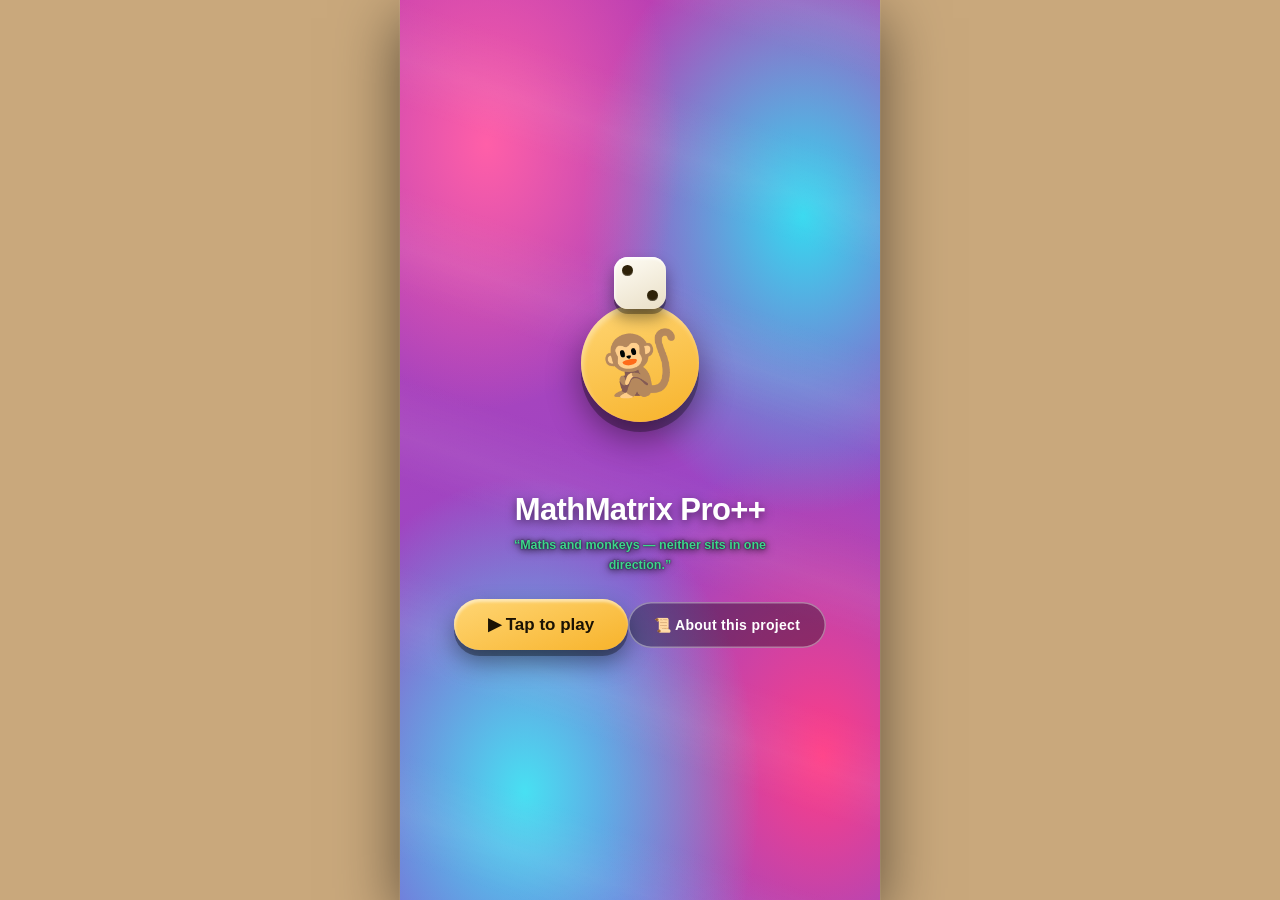
<file: beta/index.html>
<!DOCTYPE html>
<html lang="en" translate="no">
<head>
<meta charset="UTF-8">
<meta name="viewport" content="width=device-width, initial-scale=1.0, maximum-scale=1.0, user-scalable=no, viewport-fit=cover">
<!-- viewport-fit=cover: without it, env(safe-area-inset-*) always reports 0,
     which is why .tabBar's own safe-area padding below was a no-op — needed
     now that the "Play offline" sheet's last line was found rendering under
     a device's overlaid system nav bar. -->

<!-- Chrome's auto-translate banner kept popping over the app bar on load even
     though the page is already English — its language-detection heuristic
     doesn't trust lang="en" alone. translate="no" + google notranslate are
     the two standard signals that actually suppress the offer. -->
<meta name="google" content="notranslate">
<meta name="apple-mobile-web-app-capable" content="yes">
<meta name="apple-mobile-web-app-status-bar-style" content="black-translucent">
<meta name="theme-color" content="#0d0d0d">
<!-- BETA: no manifest on purpose — installing the preview would shadow the real app -->
<link rel="apple-touch-icon" href="icon-192.png">
<!-- without this the browser asks for /favicon.ico, 404s, and the tab sits blank -->
<link rel="icon" href="icon-192.png" type="image/png">
<title>🐒🎲 MathMatrix Pro++ — Magic Square Puzzles (3×3 · 4×4 · 5×5 · 3³ …)</title>
<style>
  * { margin:0; padding:0; box-sizing:border-box; -webkit-tap-highlight-color:transparent; }
  html, body { height:100%; width:100%; touch-action:manipulation; }  /* manipulation = normal taps/scroll but no double-tap zoom */
  
  /* Markor App Optimization - Fix grey background spreading */
  @supports (display: -webkit-box) {
    body { 
      -webkit-appearance: none;
      -webkit-user-select: none;
    }
  }
  
  /* "Now playing" — highlight the level you're currently on */
  #nowPlaying .np { transition: color .2s ease; }
  #nowPlaying .np-active { color:#111 !important; background:#fde047; border-radius:5px; padding:0 6px; font-weight:800; box-shadow:0 0 8px rgba(253,224,71,.6); }

  /* Force solid backgrounds in Markor */
  .logicBox, .instCard, .difficultyBar, .targetPill, .titleCard {
    -webkit-box-shadow: none !important;
    box-shadow: none !important;
    background-clip: padding-box !important;
    -webkit-background-clip: padding-box !important;
  }
  
  body {
    background:#000000;
    background:rgb(0, 0, 0);
    color:#fff;
    font-family:-apple-system, BlinkMacSystemFont, "Segoe UI", Roboto, sans-serif;
    display:flex; flex-direction:column; align-items:center;
    min-height:100vh; padding:12px 8px 30px;
    overflow-x:hidden;
    -webkit-font-smoothing: antialiased;
    -moz-osx-font-smoothing: grayscale;
  }
  
  /* Difficulty Toggle */
  .difficultyBar {
    /* stacked: [vertical label | puzzle list] on top, Coming Soon underneath */
    display:flex; flex-direction:column; gap:10px; margin-bottom:16px;
    background:#1a1a2e; padding:12px 16px; border-radius:12px;
    border:2px solid #2f7ff0;
    width:100%; max-width:560px; margin-left:auto; margin-right:auto;
    box-sizing:border-box;
  }
  .diffRow { display:flex; gap:12px; align-items:stretch; }
  /* label turned on its side: reads bottom-to-top and costs almost no width,
     leaving the whole row for the puzzle names */
  .diffLabel {
    writing-mode:vertical-rl; transform:rotate(180deg);
    font-size:15px; font-weight:800; color:#f87171; letter-spacing:.5px;
    flex:0 0 auto; text-align:center; padding:2px 0; white-space:nowrap;
  }
  .toggleSwitch {
    /* two columns beside the vertical label — uses the full width and keeps the
       list short as more puzzles arrive; rows grow taller when a name wraps */
    display:grid; grid-template-columns:1fr 1fr; gap:8px;
    flex:1 1 auto; min-width:0;
  }
  .toggleSwitch .toggleBtn {
    width:100%; text-align:left;
    padding:10px 12px; font-size:15px;
    white-space:normal; overflow-wrap:break-word; line-height:1.3;
    height:auto; min-height:0;          /* height follows the text, however long */
    box-sizing:border-box;
  }
  /* one wide column on very narrow phones so names never get cramped */
  @media (max-width:359px){ .toggleSwitch { grid-template-columns:1fr; } }
  .toggleBtn {
    border:2px solid #555; border-radius:8px;
    padding:8px 16px;
    font-size:16px; font-weight:900;
    cursor:pointer;
    transition:all .3s ease;
    background:#222;
    color:#888;
  }
  .toggleBtn.active {
    /* White on bright blue was two bright colours fighting — the text washed out.
       Deep navy behind white gives a far stronger contrast, with a glowing rim
       to show which level is selected. !important beats the inline colours. */
    background:#0a2a6e !important;
    border-color:#60a5fa !important;
    color:#ffffff !important;
    box-shadow:0 0 10px rgba(96,165,250,.45);
  }
  
  /* Solved Counter */
  .solvedCounter {
    background:linear-gradient(135deg,#667eea,#764ba2);
    border-radius:10px;
    padding:6px 14px;
    font-size:12px; font-weight:700;
    margin:0 auto 10px;
    max-width:560px;
    text-align:center;
    line-height:1.3;
  }
  .solvedCounter.unlocked {
    background:linear-gradient(135deg,#f093fb,#f5576c);
    animation:pulse .6s ease;
  }
  @keyframes pulse { 0%,100% { transform:scale(1); } 50% { transform:scale(1.05); } }
  
  /* Title card */
  .titleCard {
    background:#101820;
    border:3px solid #2f7ff0;
    border-radius:14px;
    padding:10px 26px;
    margin-bottom:14px;
  }
  .titleCard h1 { font-size:24px; color:#2f9bf0; font-weight:800; display:flex; align-items:center; justify-content:center; gap:8px; line-height:1; }
  
  /* Target pill */
  .targetPill {
    border-radius:14px;
    padding:10px 26px;
    font-size:22px; font-weight:800; color:#fff;
    display:flex; align-items:center; justify-content:center; gap:8px;
    line-height:1;
    margin-bottom:14px;
    background:linear-gradient(135deg,#c62828,#ef4444);
    box-shadow:0 2px 10px rgba(239,68,68,.35);
    transition:all .4s ease;
  }
  .targetPill.solved {
    background:linear-gradient(135deg,#15803d,#22c55e);
    box-shadow:0 2px 14px rgba(34,197,94,.5);
  }
  
  /* Instruction card */
  .instCard {
    background:#1e1e1e;
    border-left:6px solid #2f7ff0;
    border-radius:12px;
    padding:12px 14px;
    font-size:16px; font-weight:700; line-height:1.45;   /* bigger + bolder: it is the level's instruction */
    max-width:560px;
    margin-bottom:12px;
  }
  @media (min-width:480px){ .instCard { font-size:18px; } }
  @media (min-width:760px){ .instCard { font-size:20px; } }
  
  
  /* Board Container - keeps puzzle table compact */
  .boardContainer {
    display:inline-flex;
    justify-content:center;
    align-items:center;
    padding:0;
    margin:0 auto 30px;
    background:transparent;
    border-bottom:2px solid #333;
    padding-bottom:20px;
    width:100%;
  }
  
  /* Board */
  .board {
    display:grid;
    grid-gap:6px; gap:6px;
    justify-content:center;
    margin:0;
    padding:0;
    background:transparent;
  }
  /* 3x3 board */
  .board.size3x3 {
    grid-template-columns:repeat(5, 52px);
    grid-template-rows:repeat(5, 52px);
  }
  /* 4x4 board */
  .board.size4x4 {
    grid-template-columns:repeat(6, 52px);
    grid-template-rows:repeat(6, 52px);
  }
  
  .board.size5x5 {
    grid-template-columns:repeat(7, 40px);
    grid-template-rows:repeat(7, 40px);
  }
  /* 6x6 board (8-track ring) */
  .board.size6x6 {
    grid-template-columns:repeat(8, 30px);
    grid-template-rows:repeat(8, 30px);
    grid-gap:3px; gap:3px;
  }
  /* 8x8 board (10-track ring) */
  .board.size8x8 {
    grid-template-columns:repeat(10, 26px);
    grid-template-rows:repeat(10, 26px);
    grid-gap:2px; gap:2px;
  }
  /* 10x10 board (12-track ring) */
  .board.size10x10 {
    grid-template-columns:repeat(12, 22px);
    grid-template-rows:repeat(12, 22px);
    grid-gap:2px; gap:2px;
  }

  @media (min-width:480px){
    .board.size3x3 {
      grid-template-columns:repeat(5, 68px);
      grid-template-rows:repeat(5, 68px);
      grid-gap:8px; gap:8px;
    }
    .board.size4x4 {
      grid-template-columns:repeat(6, 68px);
      grid-template-rows:repeat(6, 68px);
      grid-gap:8px; gap:8px;
    }
    .board.size5x5 {
      grid-template-columns:repeat(7, 56px);
      grid-template-rows:repeat(7, 56px);
      grid-gap:6px; gap:6px;
    }
    .board.size6x6 {
      grid-template-columns:repeat(8, 44px);
      grid-template-rows:repeat(8, 44px);
      grid-gap:5px; gap:5px;
    }
    .board.size8x8 {
      grid-template-columns:repeat(10, 38px);
      grid-template-rows:repeat(10, 38px);
      grid-gap:3px; gap:3px;
    }
    .board.size10x10 {
      grid-template-columns:repeat(12, 34px);
      grid-template-rows:repeat(12, 34px);
      grid-gap:3px; gap:3px;
    }
  }
  
  @media (min-width:760px){
    .board.size3x3 {
      grid-template-columns:repeat(5, 92px);
      grid-template-rows:repeat(5, 92px);
    }
    .board.size4x4 {
      grid-template-columns:repeat(6, 92px);
      grid-template-rows:repeat(6, 92px);
    }
    .board.size5x5 {
      grid-template-columns:repeat(7, 72px);
      grid-template-rows:repeat(7, 72px);
    }
    .board.size6x6 {
      grid-template-columns:repeat(8, 60px);
      grid-template-rows:repeat(8, 60px);
    }
    .board.size8x8 {
      grid-template-columns:repeat(10, 50px);
      grid-template-rows:repeat(10, 50px);
    }
    .board.size10x10 {
      grid-template-columns:repeat(12, 46px);
      grid-template-rows:repeat(12, 46px);
    }
  }
  
  .cell {
    -webkit-appearance:none;   /* iOS Safari: drop default input chrome so our border/bg render */
    appearance:none;
    background:#1a1b22;         /* neutral dark tile — visible box; stays dimmer than the blue/teal/violet shades so those still pop */
    border:2px solid #2aa5c9;  /* solid (was dashed) — dashes render sparse/faint on iOS */
    border-radius:6px;
    color:#fff;
    font-weight:600;
    text-align:center;
    padding:0;
    outline:none;
    transition:all .2s ease;
  }
  /* 3x3 cell sizes */
  .board.size3x3 .cell { width:52px; height:52px; font-size:24px; line-height:48px; }
  /* 4x4 cell sizes */
  .board.size4x4 .cell { width:52px; height:52px; font-size:28px; line-height:48px; }
  /* 5x5 cell sizes */
  .board.size5x5 .cell { width:40px; height:40px; font-size:20px; line-height:36px; }
  /* 6x6 / 8x8 cell sizes (font auto-shrinks via fitCells) */
  .board.size6x6 .cell { width:30px; height:30px; font-size:15px; line-height:26px; }
  .board.size8x8 .cell { width:26px; height:26px; font-size:12px; line-height:22px; }
  .board.size10x10 .cell { width:22px; height:22px; font-size:10px; line-height:18px; }

  @media (min-width:480px){
    .board.size3x3 .cell { width:68px; height:68px; font-size:28px; line-height:64px; }
    .board.size4x4 .cell { width:68px; height:68px; font-size:34px; line-height:64px; }
    .board.size5x5 .cell { width:56px; height:56px; font-size:24px; line-height:52px; }
    .board.size6x6 .cell { width:44px; height:44px; font-size:20px; line-height:40px; }
    .board.size8x8 .cell { width:38px; height:38px; font-size:17px; line-height:34px; }
    .board.size10x10 .cell { width:34px; height:34px; font-size:15px; line-height:30px; }
  }
  @media (min-width:760px){
    .board.size3x3 .cell { width:92px; height:92px; font-size:32px; line-height:88px; }
    .board.size4x4 .cell { width:92px; height:92px; font-size:40px; line-height:88px; }
    .board.size5x5 .cell { width:72px; height:72px; font-size:30px; line-height:68px; }
    .board.size6x6 .cell { width:60px; height:60px; font-size:26px; line-height:56px; }
    .board.size8x8 .cell { width:50px; height:50px; font-size:22px; line-height:46px; }
    .board.size10x10 .cell { width:46px; height:46px; font-size:20px; line-height:42px; }
  }
  
  .cell:focus { border-style:solid; border-color:#22d3ee; }
  .cell.given { color:#67e8f9; }
  .cell.dup { border-color:#ef4444; color:#f87171; }
  .cell.win { 
    border-style:solid; 
    border-color:#10b981; 
    color:#34d399; 
    background:#051f1f;
    font-weight:700;
  }
  /* Anchor boxes: 4 corners + 4 middle boxes - visual hint for beginners */
  .cell.anchor {
    background:#0a2e4a;
    border-color:#1e5a96;
  }
  /* Swap-pair shading (6x6 / 10x10): two colours so kids see which group trades
     with which. Teal = first group, violet = second group. (Avoids red=error / green=win.) */
  .cell.swapA { background:#0c3b34; border-color:#2dd4bf; }
  .cell.swapB { background:#331a45; border-color:#c084fc; }
  /* 3x3 center anchor */
  .board.size3x3 .cell.anchor {
    background:#0a3a2a;
    border-color:#1e8855;
  }
  /* 5x5 center grid shading (heart relationships) */
  .board.size5x5 .cell.center-heart {
    background:rgba(76, 175, 80, 0.3);
    border-color:#4caf50;
  }
  .board.size5x5 .cell.center-ref {
    background:rgba(33, 150, 243, 0.2);
    border-color:#2196f3;
  }
  .cell.peek { /* Show/solved display - subtle background */ }
  
  /* SHOW display background colors - visible contrast */
  .board.size3x3 .cell.peek { background: rgba(30, 64, 175, 0.15) !important; }
  .board.size4x4 .cell.peek { background: rgba(124, 58, 237, 0.15) !important; }
  .board.size5x5 .cell.peek { background: rgba(8, 145, 178, 0.15) !important; }
  .board.size6x6 .cell.peek { background: rgba(13, 148, 136, 0.15) !important; }
  .board.size8x8 .cell.peek { background: rgba(67, 56, 202, 0.15) !important; }
  .board.size10x10 .cell.peek { background: rgba(190, 24, 93, 0.15) !important; }

  /* Badge/target cells in SHOW display - more visible */
  .board.size3x3 .badge.peek { background: rgba(30, 64, 175, 0.2) !important; }
  .board.size4x4 .badge.peek { background: rgba(124, 58, 237, 0.2) !important; }
  .board.size5x5 .badge.peek { background: rgba(8, 145, 178, 0.2) !important; }
  .board.size6x6 .badge.peek { background: rgba(13, 148, 136, 0.2) !important; }
  .board.size8x8 .badge.peek { background: rgba(67, 56, 202, 0.2) !important; }
  .board.size10x10 .badge.peek { background: rgba(190, 24, 93, 0.2) !important; }
  
  .badge {
    border:2px solid #22d3ee;   /* edge badges (row/column trackers) = cyan */
    border-radius:6px;
    display:flex; align-items:center; justify-content:center;
    font-size:15px; font-weight:700; color:#7fd8e8;
    line-height:1;
    transition:all .3s ease;
  }
  /* 3x3 badge sizes */
  .board.size3x3 .badge { width:52px; height:52px; }
  /* 4x4 badge sizes */
  .board.size4x4 .badge { width:52px; height:52px; }
  
  /* 6x6 / 8x8 badges auto-fill their grid track; only tune the sum font so 3-digit totals fit */
  .board.size6x6 .badge { font-size:11px; }
  .board.size8x8 .badge { font-size:9px; }
  .board.size10x10 .badge { font-size:8px; }

  @media (min-width:480px){
    .board.size3x3 .badge { width:68px; height:68px; font-size:17px; }
    .board.size4x4 .badge { width:68px; height:68px; font-size:19px; }
    .board.size6x6 .badge { font-size:14px; }
    .board.size8x8 .badge { font-size:12px; }
    .board.size10x10 .badge { font-size:11px; }
  }
  @media (min-width:760px){
    .board.size3x3 .badge { width:92px; height:92px; font-size:20px; }
    .board.size4x4 .badge { width:92px; height:92px; font-size:24px; }
    .board.size6x6 .badge { font-size:18px; }
    .board.size8x8 .badge { font-size:15px; }
    .board.size10x10 .badge { font-size:14px; }
  }
  
  .badge.corner { border-style:solid; border-color:#d946ef; color:#e59bf5; }  /* corner badges (diagonal trackers) = magenta */
  .badge.partial { color:#aaa; }
  .badge.full { border-color:#f59e0b; color:#fbbf24; }
  .badge.peektone { border-color:#29a8e0; color:#29a8e0; }
  .badge.win { 
    border-color:#fbbf24; 
    color:#fcd34d;
    border-style:solid;
    font-weight:700;
  }
  
  /* Buttons */
  .btnRow {
    display:flex; gap:10px;
    width:100%; max-width:600px;
    margin:0 auto 12px;
    padding:0 10px;
    /* Markor app fix */
    -webkit-box-shadow: none !important;
    box-shadow: none !important;
  }
  .btnRow button {
    flex:1;
    border:2px solid; border-radius:8px;
    height:48px; line-height:48px; padding:0;
    font-size:17px; font-weight:800; cursor:pointer;
    text-align:center;
    transition:all .2s ease;
    background:transparent;
    /* Markor app fix */
    -webkit-box-shadow: none !important;
    box-shadow: none !important;
  }
  .btnRow button:active { transform:scale(0.98); }


  #clearBtn { 
    background:transparent;
    border:2px solid #ef4444;
    color:#ef4444;
    -webkit-box-shadow: none !important;
    box-shadow: none !important;
  }
  #peekBtn {
    background:transparent;
    border:2px solid #7c3aed;
    color:#7c3aed;
    -webkit-box-shadow: none !important;
    box-shadow: none !important;
  }
  #watchBtn {
    background:transparent;
    border:2px solid #22c55e;
    color:#4ade80;
    -webkit-box-shadow: none !important;
    box-shadow: none !important;
  }
  #watchBtn:disabled { opacity:.5; cursor:default; }
  /* Watch Me Solve: number drops into place with a bounce */
  @keyframes dropIn {
    0%   { transform:scale(.25); opacity:0; }
    60%  { transform:scale(1.18); opacity:1; }
    100% { transform:scale(1); }
  }
  .cell.placing { animation: dropIn .42s ease; color:#4ade80 !important; }

  #timerBox {
    flex:1;
    border:2px solid #22d3ee; border-radius:8px;   /* cyan clock — distinct from the green Watch Me Solve */
    height:48px; line-height:44px; padding:0;
    text-align:center;
    font-size:20px; font-weight:700; color:#22d3ee;
    font-variant-numeric:tabular-nums;
    background:#000000;
    background:rgb(0, 0, 0);
    /* Markor app fix - prevent grey shadow spreading */
    -webkit-box-shadow: none !important;
    box-shadow: none !important;
  }
  
  #msg {
    min-height:30px;
    font-size:18px; font-weight:700; color:#2f9bf0;
    text-align:center; margin:20px 0 14px;
    max-width:560px;
  }
  #msg.win { color:#2ecc71; }
  
  /* Congratulations Modal */
  .congratsModal {
    display:none;
    position:fixed; top:0; left:0; right:0; bottom:0;
    background:rgba(0,0,0,.9);
    z-index:9999;
    flex-direction:column;
    align-items:center;
    justify-content:center;
    animation:fadeIn .4s ease;
  }
  @keyframes fadeIn { from { opacity:0; } to { opacity:1; } }
  
  .congratsBox {
    background:linear-gradient(135deg,#667eea,#764ba2);
    border-radius:20px;
    padding:40px 30px;
    text-align:center;
    max-width:320px;
    animation:bounceIn .6s ease;
  }
  @keyframes bounceIn { 
    0% { transform:scale(0.3); opacity:0; }
    50% { transform:scale(1.05); }
    100% { transform:scale(1); opacity:1; }
  }
  
  .congratsBox h2 {
    font-size:32px;
    margin-bottom:16px;
    animation:float 2s ease-in-out infinite;
  }
  @keyframes float { 0%,100% { transform:translateY(0); } 50% { transform:translateY(-10px); } }
  
  .congratsBox p {
    font-size:18px;
    margin-bottom:24px;
    font-weight:600;
  }
  
  .congratsBtn {
    background:linear-gradient(135deg,#f093fb,#f5576c);
    border:none;
    border-radius:12px;
    padding:14px 32px;
    font-size:18px;
    font-weight:800;
    color:#fff;
    cursor:pointer;
    transition:all .3s ease;
    margin:0 auto;
    display:block;
  }
  .congratsBtn:active { transform:scale(0.95); }
  
  #logicBtn {
    background:linear-gradient(135deg,#7c3aed,#a855f7);
    border:none; border-radius:12px;
    height:48px; line-height:48px; padding:0 20px;
    text-align:center;
    font-size:16px; font-weight:700; color:#fff; cursor:pointer;
    width:100%; max-width:560px;
    transition:all .2s ease;
    margin:0 auto;
    display:block;
    /* Markor app fix - prevent grey shadow spreading */
    -webkit-box-shadow: none !important;
    box-shadow: none !important;
  }
  #logicBtn:active { transform:scale(0.98); }
  #logicBtn:hover { 
    background:linear-gradient(135deg,#a855f7,#d946ef); 
    -webkit-box-shadow: none !important;
    box-shadow: none !important;
  }
  
  #logicBox {
    display:none; max-width:560px; margin:12px auto;
    border:2.5px solid #e91e8c; border-radius:14px;
    background:#160d1a; padding:20px 18px;
    font-size:15px; line-height:1.6;
    animation:slideIn .3s ease;
    width:100%;
    /* Markor app fix - prevent background shadow spreading */
    -webkit-box-shadow: 0 0 0 transparent !important;
    box-shadow: 0 0 0 transparent !important;
    background-clip: padding-box;
    -webkit-background-clip: padding-box;
  }
  @keyframes slideIn { from { opacity:0; transform:translateY(-10px); } to { opacity:1; transform:translateY(0); } }
  
  #logicBox h3 { color:#a855f7; font-size:17px; margin-bottom:8px; }
  #logicBox p { margin-bottom:8px; }
  #logicBox b { color:#22d3ee; }
  #logicBox ol { color:#e0e0e0; line-height:1.8; }
  #logicBox li { margin-bottom:6px; }
  #offlineBtn {
    background:#000;
    border:2px solid #22d3ee; border-radius:12px;
    height:48px; line-height:44px; padding:0 20px;
    text-align:center;
    font-size:16px; font-weight:700; color:#22d3ee; cursor:pointer;
    width:100%; max-width:560px;
    margin:0 auto 12px auto;
    display:block;
    -webkit-box-shadow: none !important;
    box-shadow: none !important;
  }
  #offlineBtn:active { transform:scale(0.98); }
  #offlineBox {
    display:none;
    width:100%; max-width:560px;
    margin:0 auto 12px auto; padding:14px 16px;
    border:2px dashed #22d3ee; border-radius:12px;
    background:#101828; color:#e0e0e0;
    font-size:15px; line-height:1.6; text-align:left;
    box-sizing:border-box;
  }
  #offlineBox h3 { color:#22d3ee; font-size:17px; margin-bottom:8px; }
  #offlineBox b { color:#c084fc; }
  #logicBox ul { color:#e0e0e0; line-height:1.8; }
  
  .credit { 
    margin-top:24px; 
    font-size:14px; 
    font-weight:600; 
    color:#ccc; 
    text-align:center; 
    opacity:0.85;
    transition:opacity .3s ease;
  }
  .credit:hover { opacity:1; }

  /* ═══════════════════════════════════════════════════════════════════════ */
  /* SIZE-SPECIFIC COLOR THEMES - 3×3, 4×4, 5×5 UNIQUE COLORS */
  /* ═══════════════════════════════════════════════════════════════════════ */

  /* 3×3 - BLUE THEME */
  .board.size3x3 .cell { border-color: #1e40af !important; }
  .board.size3x3 .cell:focus { border-color: #3b82f6 !important; }
  .board.size3x3 .badge.partial { border-color: #fbbf24 !important; color: #fbbf24 !important; }
  .board.size3x3 .badge.full { border-color: #1e40af !important; color: #3b82f6 !important; }
  .board.size3x3 .cell.win { background: #10b981 !important; color: #ffffff !important; }
  .board.size3x3 .badge.win { border-color: #fbbf24 !important; color: #fbbf24 !important; }
  .board.size3x3 .cell.anchor { background: rgba(30, 64, 175, 0.2) !important; border-color: #3b82f6 !important; }
  .board.size3x3 .cell.center-heart { background: rgba(16, 185, 129, 0.3) !important; border-color: #10b981 !important; }
  .targetPill.size3x3 { background: #1e40af !important; color: #ffffff !important; border-color: #3b82f6 !important; }

  /* 4×4 - PURPLE THEME */
  .board.size4x4 .cell { border-color: #7c3aed !important; }
  .board.size4x4 .cell:focus { border-color: #a78bfa !important; }
  .board.size4x4 .badge.partial { border-color: #f97316 !important; color: #f97316 !important; }
  .board.size4x4 .badge.full { border-color: #7c3aed !important; color: #a78bfa !important; }
  .board.size4x4 .cell.win { background: #06b6d4 !important; color: #ffffff !important; }
  .board.size4x4 .badge.win { border-color: #f97316 !important; color: #f97316 !important; }
  .board.size4x4 .cell.anchor { background: rgba(124, 58, 237, 0.2) !important; border-color: #a78bfa !important; }
  .targetPill.size4x4 { background: #7c3aed !important; color: #ffffff !important; border-color: #a78bfa !important; }

  /* 5×5 - TEAL THEME */
  .board.size5x5 .cell { border-color: #6366f1 !important; }   /* indigo inner grid — distinct from cyan/magenta outer ring */
  .board.size5x5 .cell:focus { border-color: #818cf8 !important; }
  .board.size5x5 .badge.partial { border-color: #f59e0b !important; color: #f59e0b !important; }
  .board.size5x5 .badge.full { border-color: #0891b2 !important; color: #06b6d4 !important; }
  .board.size5x5 .cell.win { background: #059669 !important; color: #ffffff !important; }
  .board.size5x5 .badge.win { border-color: #f59e0b !important; color: #f59e0b !important; }


  .targetPill.size5x5 { background: #0891b2 !important; color: #ffffff !important; border-color: #06b6d4 !important; }
  .targetPill.size6x6 { background: #0d9488 !important; color: #ffffff !important; border-color: #2dd4bf !important; }
  .targetPill.size8x8 { background: #4338ca !important; color: #ffffff !important; border-color: #818cf8 !important; }
  .targetPill.size10x10 { background: #9d174d !important; color: #ffffff !important; border-color: #ec4899 !important; }
  .targetPill.size3cube { background: #b45309 !important; color: #ffffff !important; border-color: #f59e0b !important; }
  .targetPill.sizeramanujan { background: #9f1239 !important; color: #ffffff !important; border-color: #fb7185 !important; }
  /* Target preview (orange = center x 3 goal shown) and solved (green) — win over the per-size colours */
  .targetPill.preview { background: linear-gradient(135deg,#f59e0b,#fb923c) !important; color: #ffffff !important; border-color: #fbbf24 !important; }
  .targetPill.solved  { background: linear-gradient(135deg,#15803d,#22c55e) !important; color: #ffffff !important; border-color: #22c55e !important; }


  /* DIAGONAL GUIDE CLASS - Green shade for 7 cells */
  .diagonal-guide {
    background: rgba(76, 175, 80, 0.3) !important;
  }

  /* 3³ Multiply — reuses the 3×3 board layout with a gold identity */
  .board.size3cube { grid-template-columns:repeat(5, 52px); grid-template-rows:repeat(5, 52px); }
  .board.size3cube .cell { width:52px; height:52px; font-size:24px; line-height:48px; border-color:#f59e0b; }
  .board.size3cube .badge { width:52px; height:52px; }
  @media (min-width:480px){
    .board.size3cube { grid-template-columns:repeat(5, 68px); grid-template-rows:repeat(5, 68px); grid-gap:8px; gap:8px; }
    .board.size3cube .cell { width:68px; height:68px; font-size:26px; line-height:64px; }
    .board.size3cube .badge { width:68px; height:68px; font-size:17px; }
  }
  @media (min-width:760px){
    .board.size3cube { grid-template-columns:repeat(5, 92px); grid-template-rows:repeat(5, 92px); }
    .board.size3cube .cell { width:92px; height:92px; font-size:30px; line-height:88px; }
    .board.size3cube .badge { width:92px; height:92px; font-size:20px; }
  }
  .board.size3cube .cell.anchor { background:#3a2e0a; border-color:#f59e0b; }
  .board.size3cube .cell.peek { background: rgba(245,158,11,0.15) !important; }
  .board.size3cube .badge.peek { background: rgba(245,158,11,0.2) !important; }

  /* Built-in keypad */
  #keypad { width:100%; max-width:440px; margin:2px auto 12px; padding:0 8px; }
  .kprow { display:flex; gap:6px; margin-bottom:6px; }
  .kp {
    flex:1; min-height:46px; border:2px solid #2aa5c9; border-radius:8px;
    background:#101828; color:#e8eefc; font-size:21px; font-weight:800;
    cursor:pointer; -webkit-appearance:none; appearance:none;
    -webkit-tap-highlight-color:transparent; user-select:none; -webkit-user-select:none;
    transition:transform .06s ease, background .1s ease;
  }
  .kp:active { background:#1e3a5f; transform:scale(0.95); }
  .kp.kpnav { border-color:#7c3aed; color:#c4b5fd; font-size:23px; }
  .kp.kpsys { flex:none; min-height:34px; padding:4px 16px; font-size:13px; font-weight:700; border-color:#555; color:#9aa; }
  .kp.kpsys.on { border-color:#f59e0b; color:#fbbf24; }
  /* active cell highlight (keypad cursor) */
  .cell.cursor { outline:3px solid #fde047; outline-offset:-2px; box-shadow:0 0 9px rgba(253,224,71,.55); }

  /* Ramanujan birthday square: top row is yours to type, the rest is computed */
  .board.sizeramanujan .cell.anchor { background:#3b0a1e; border-color:#f43f5e; color:#fecdd3; }
  .board.sizeramanujan .cell::placeholder { color:#9f6b7d; opacity:.85; font-weight:700; }
  .cell.locked { border-style:dashed; border-color:#3f3f52; color:#8b93a7; }
  .cell.locked.derived { border-style:solid; border-color:#e11d48; color:#fda4af; background:#1b0810; }

  /* "Coming Soon" preview strip — chips shimmer in glare mode until launch */
  .comingWrap { display:flex; flex-wrap:wrap; align-items:center; justify-content:center; gap:8px; width:100%; margin-top:2px; padding-top:10px; border-top:1px dashed #333; box-sizing:border-box; }
  .comingLabel { font-size:12.5px; font-weight:800; color:#9aa; letter-spacing:.3px; width:100%; text-align:center; margin-bottom:2px; }
  .comingChip {
    position:relative; overflow:hidden;
    background:#171821; border:2px dashed #4a4a5a; color:#9aa;
    border-radius:9px; padding:7px 13px; font-size:13.5px; font-weight:700; cursor:pointer;
    -webkit-tap-highlight-color:transparent;
  }
  .comingChip::after {
    content:''; position:absolute; top:0; left:-70%; width:60%; height:100%;
    background:linear-gradient(120deg, transparent 0%, rgba(255,255,255,.28) 50%, transparent 100%);
    transform:skewX(-18deg); pointer-events:none;
    animation:glare 2.6s ease-in-out infinite;
  }
  .comingChip:nth-child(3)::after { animation-delay:.5s; }
  .comingChip:nth-child(4)::after { animation-delay:1s; }
  .comingChip:active { transform:scale(.97); }
  @keyframes glare { 0% { left:-70%; } 55%, 100% { left:130%; } }
  @media (prefers-reduced-motion: reduce){ .comingChip::after { animation:none; } }



  /* ---- 4-bit bi-directional converter (inside the Binary Guess notes) ---- */
  .convBox { border:2px solid #3b82f6; border-radius:14px; background:#101828; padding:12px; margin:12px 0; }
  .convBox.b { border-color:#a855f7; }
  .convTitle { font-size:13.5px; font-weight:900; letter-spacing:.6px; color:#60a5fa; text-transform:uppercase;
               border-bottom:1px solid #253048; padding-bottom:7px; margin-bottom:10px; }
  .convBox.b .convTitle { color:#c084fc; }
  .convTitle span { font-weight:700; opacity:.75; text-transform:none; letter-spacing:0; }
  .convBits { display:grid; grid-template-columns:repeat(4,1fr); gap:8px; }
  .convBit {
    height:52px; border:2px solid #35405c; border-radius:10px; background:#0b1120;
    color:#93a3bd; font-size:22px; font-weight:900; cursor:pointer; font-family:inherit;
    -webkit-tap-highlight-color:transparent; transition:all .15s ease;
  }
  .convBit.on { border-color:#22c55e; background:#06281a; color:#4ade80; box-shadow:0 0 9px rgba(34,197,94,.4); }
  .convLabels { display:grid; grid-template-columns:repeat(4,1fr); gap:8px; margin:4px 0 12px; }
  .convLabels span { text-align:center; font-size:12px; font-weight:700; color:#64748b; }
  .convDecLabel { font-size:11.5px; font-weight:800; letter-spacing:.6px; color:#7c8aa5; text-transform:uppercase; margin-bottom:5px; }
  .convDec {
    width:100%; box-sizing:border-box; height:54px; text-align:center;
    border:2px solid #35405c; border-radius:10px; background:#0b1120;
    color:#fff; font-size:26px; font-weight:900; font-family:inherit;
    -webkit-appearance:none; appearance:none; outline:none;
  }
  .convDec:focus { border-color:#60a5fa; }
  .convClear {
    width:100%; margin-top:10px; height:44px; border:none; border-radius:10px;
    background:#334155; color:#e2e8f0; font-size:15px; font-weight:800; cursor:pointer; font-family:inherit;
  }
  .convClear:active { background:#475569; }



  /* ════════ KID-FRIENDLY DECORATION LAYER (v134) ════════
     Purely visual: clay depth, squish feedback and gentle motion.
     Every colour, size and behaviour rule below this point is untouched. */

  /* soft drifting colour blobs behind everything */
  .blob{position:fixed; border-radius:50%; filter:blur(70px); opacity:.26; z-index:0; pointer-events:none;
        transition:background .55s ease;}
  .blob-a{width:300px;height:300px;background:var(--accent);  top:-95px;  left:-95px;  animation:blobDrift1 21s ease-in-out infinite;}
  .blob-b{width:250px;height:250px;background:var(--accent2); top:42%;    right:-100px;animation:blobDrift2 26s ease-in-out infinite;}
  .blob-c{width:230px;height:230px;background:var(--accent);  bottom:-80px;left:22%;   animation:blobDrift1 31s ease-in-out infinite reverse;}
  @keyframes blobDrift1{0%,100%{transform:translate(0,0)}50%{transform:translate(26px,30px)}}
  @keyframes blobDrift2{0%,100%{transform:translate(0,0)}50%{transform:translate(-30px,20px)}}
  /* Lift the app above the blobs. Scoped to .appShell on purpose: the old
     `body > *:not(.blob)` form outranked .congratsModal's position:fixed
     (0,1,1 vs 0,1,0) and flattened the win overlay into the page flow. */
  body > .appShell{position:relative; z-index:1;}

  /* ═══ Multi-screen shell — Puzzles · Play · Learn · Get App ═══
     Each puzzle owns a colour: --accent / --accent2 are re-read from the
     chosen level button, so the whole app changes personality per puzzle. */
  :root{ --accent:#60a5fa; --accent2:#3b82f6; }
  body{ padding:0 !important; display:block !important; }
  .appShell{ display:flex; flex-direction:column; min-height:100vh; width:100%; }
  .appBar{ position:sticky; top:0; z-index:50; display:flex; align-items:center; gap:10px;
    padding:10px 12px; background:rgba(6,6,16,.88); -webkit-backdrop-filter:blur(14px);
    backdrop-filter:blur(14px); border-bottom:1px solid rgba(255,255,255,.09); }
  .navBack{ width:40px; height:40px; flex:none; border:0; border-radius:13px; background:#1b1b38;
    color:#fff; font-size:19px; font-weight:800; cursor:pointer; display:none; font-family:inherit;
    transition:transform .13s cubic-bezier(.34,1.56,.64,1); }
  .navBack:active{ transform:scale(.9); }
  .navBack.show{ display:block; }
  .appBarTitle{ flex:1; min-width:0; font-size:16px; font-weight:800; letter-spacing:.3px;
    white-space:nowrap; overflow:hidden; text-overflow:ellipsis; color:#fff; }
  .appBarChip{ flex:none; font-size:11.5px; font-weight:800; padding:5px 11px; border-radius:999px;
    background:var(--accent); color:#0a1020; transition:background .4s ease; }
  .screens{ flex:1; width:100%; padding-bottom:104px; }
  .screen{ display:none; }
  .screen.on{ display:flex; flex-direction:column; align-items:center; width:100%;
    padding:12px 8px 0; animation:screenIn .34s cubic-bezier(.34,1.56,.64,1); }
  @keyframes screenIn{ from{opacity:0; transform:translateY(16px)} to{opacity:1; transform:none} }
  .tabBar{ position:fixed; left:0; right:0; bottom:0; z-index:60; display:flex; gap:5px;
    padding:7px 9px calc(8px + env(safe-area-inset-bottom));
    background:rgba(6,6,16,.94); -webkit-backdrop-filter:blur(16px); backdrop-filter:blur(16px);
    border-top:1px solid rgba(255,255,255,.10); }
  .tabBtn{ flex:1; border:0; background:transparent; color:#7d76a8; cursor:pointer;
    padding:7px 2px 5px; border-radius:14px; font-size:10.5px; font-weight:800; font-family:inherit;
    transition:color .2s ease, background .2s ease; }
  .tabBtn .tabIco{ display:block; font-size:20px; margin-bottom:2px;
    transition:transform .22s cubic-bezier(.34,1.56,.64,1); }
  .tabBtn.on{ color:var(--accent); background:rgba(255,255,255,.07); }
  .tabBtn.on .tabIco{ transform:translateY(-2px) scale(1.14); }

  /* ═══ Level cards — grouped by MODE, gradient clay tiles ═══
     Six tiles used to read "3×3 / 4×4 / 5×5 …" and looked like duplicates.
     Each card now carries a real dot-grid of its own size, the numbers it
     uses and its method — all different, none of which spoil the target
     (the target stays "?" until the player finds it). */
  .difficultyBar > .diffLabel{
    writing-mode:horizontal-tb; transform:none; text-align:left;
    font-size:12.5px; letter-spacing:1.7px; text-transform:uppercase;
    color:#f87171; padding:0; margin:0 0 2px;
  }
  .modeGroup{ width:100%; }
  .modeHead{ display:flex; align-items:center; gap:10px; margin:14px 0 9px; }
  .modeHead .mIco{
    width:36px; height:36px; flex:none; border-radius:12px; display:grid; place-items:center;
    font-size:17px; background:linear-gradient(150deg,var(--m1),var(--m2));
    box-shadow:3px 3px 8px rgba(0,0,0,.42), -2px -2px 6px rgba(255,255,255,.05);
  }
  .modeHead b{ display:block; font-size:14.5px; font-weight:900; color:#fff; letter-spacing:.2px; }
  .modeHead i{ display:block; font-style:normal; font-size:11.5px; font-weight:600;
               color:#a49bcb; line-height:1.45; margin-top:1px; }
  .modeGroup.solo .toggleSwitch{ grid-template-columns:1fr; }

  .toggleBtn.lvCard{
    display:flex; align-items:center; gap:11px; text-align:left;
    padding:11px 13px; border:0 !important; border-radius:20px !important;
    color:#08101f !important;
    background:linear-gradient(152deg, var(--c1), var(--c2)) !important;
    position:relative; overflow:hidden;
  }
  /* clay sheen — light falls from the top-left, same as every other tile */
  .toggleBtn.lvCard::after{
    content:''; position:absolute; inset:0; pointer-events:none;
    background:linear-gradient(158deg, rgba(255,255,255,.36), rgba(255,255,255,0) 56%);
  }
  .toggleBtn.lvCard > *{ position:relative; z-index:1; }
  /* the size, drawn as its own dot grid — 3×3 and 10×10 can't be confused */
  .lvGrid{
    width:36px; height:36px; flex:none; border-radius:10px; position:relative; overflow:hidden;
    background:rgba(7,12,26,.28); box-shadow:inset 1px 1px 3px rgba(0,0,0,.38);
  }
  .lvGrid::before{
    content:''; position:absolute; inset:4px;
    background-image:radial-gradient(circle at 50% 50%, rgba(255,255,255,.95) 30%, transparent 33%);
    background-size:calc(100% / var(--n)) calc(100% / var(--n));
  }
  .lvGlyph{
    width:36px; height:36px; flex:none; border-radius:10px; display:grid; place-items:center;
    font-size:18px; background:rgba(7,12,26,.28); box-shadow:inset 1px 1px 3px rgba(0,0,0,.38);
  }
  .lvText{ flex:1; min-width:0; }
  .lvName{ display:block; font-size:16px; font-weight:900; line-height:1.15; }
  .lvDiff{ display:block; font-size:11.5px; font-weight:800; color:#0d1830; margin-top:1px; }
  .lvMeta{ display:block; font-size:10.5px; font-weight:700; color:#1a2740; margin-top:2px; line-height:1.35; }
  .lvNow{ display:none; }
  /* out-specifies .toggleBtn.active so the card keeps its gradient when chosen */
  .toggleBtn.lvCard.active{
    background:linear-gradient(152deg, var(--c1), var(--c2)) !important;
    color:#08101f !important;
    outline:3px solid rgba(255,255,255,.92); outline-offset:-3px;
    box-shadow:0 0 0 4px rgba(255,255,255,.16), 6px 8px 20px rgba(0,0,0,.5),
               inset 1px 1px 2px rgba(255,255,255,.3) !important;
  }
  .toggleBtn.lvCard.active .lvNow{
    display:inline-block; margin-top:4px; font-size:9.5px; font-weight:900; letter-spacing:.7px;
    background:#08101f; color:#fff; padding:2px 8px; border-radius:999px;
  }

  /* clay depth — light from top-left, shadow beneath, soft inner rim */
  .cell, .toggleBtn, .kp, .btnRow button, #timerBox, .binCard, .comingChip, .convBit, .convDec{
    box-shadow: 4px 4px 10px rgba(0,0,0,.42), -3px -3px 8px rgba(255,255,255,.05),
                inset 1px 1px 2px rgba(255,255,255,.08), inset -2px -2px 4px rgba(0,0,0,.22) !important;
  }
  /* squish on press — like real silicone */
  .cell, .toggleBtn, .kp, .btnRow button, .comingChip, .binCard, .convBit{
    transition: transform .13s cubic-bezier(.34,1.56,.64,1), box-shadow .13s ease, background .2s ease;
  }
  .toggleBtn:active, .kp:active, .btnRow button:active, .binCard:active, .convBit:active{
    transform: scale(.93) !important;
    box-shadow: inset 4px 4px 9px rgba(0,0,0,.45), inset -2px -2px 6px rgba(255,255,255,.06) !important;
  }
  .cell:active{ transform: scale(.92) !important; }

  /* rounder, friendlier corners */
  .cell, .badge{ border-radius:14px !important; }
  .kp, .toggleBtn{ border-radius:16px !important; }
  .titleCard, .instCard, #logicBox, .difficultyBar, .binBlock{ border-radius:26px !important; }

  /* the monkey in the title keeps bouncing */
  .titleCard h1{ animation: titleFloat 3.4s cubic-bezier(.34,1.56,.64,1) infinite; }
  @keyframes titleFloat{0%,100%{transform:translateY(0)}50%{transform:translateY(-5px)}}

  /* cards rise in on load, one after another */
  .titleCard{ animation: riseIn .5s cubic-bezier(.34,1.56,.64,1) backwards; }
  .targetPill{ animation: riseIn .5s cubic-bezier(.34,1.56,.64,1) .07s backwards; }
  .solvedCounter{ animation: riseIn .5s cubic-bezier(.34,1.56,.64,1) .12s backwards; }
  .instCard{ animation: riseIn .5s cubic-bezier(.34,1.56,.64,1) .17s backwards; }
  .boardContainer{ animation: riseIn .55s cubic-bezier(.34,1.56,.64,1) .22s backwards; }
  @keyframes riseIn{from{opacity:0; transform:translateY(16px) scale(.97)} to{opacity:1; transform:none}}

  /* the target pill breathes while you are still hunting for it */
  .targetPill{ transition: transform .3s cubic-bezier(.34,1.56,.64,1), background .3s ease; }
  .targetPill.preview{ animation: pulseGlow 1.9s ease-in-out infinite; }
  @keyframes pulseGlow{0%,100%{box-shadow:0 0 0 rgba(251,191,36,0)}50%{box-shadow:0 0 22px rgba(251,191,36,.55)}}
  .targetPill.solved{ transform: scale(1.07); }

  /* a finished cell flips into place */
  .cell.win{ animation: winFlip .45s cubic-bezier(.34,1.56,.64,1); }
  @keyframes winFlip{from{transform:rotateY(80deg) scale(.85)} to{transform:none}}
  /* a line that just hit its target gives a happy nudge */
  .badge.full{ animation: badgePop .32s cubic-bezier(.34,1.56,.64,1); }
  @keyframes badgePop{0%{transform:scale(1)}55%{transform:scale(1.22)}100%{transform:scale(1)}}

  /* selected level gets a soft halo so it reads instantly */
  .toggleBtn.active{ box-shadow: 0 0 18px rgba(96,165,250,.55), inset 2px 2px 5px rgba(255,255,255,.10) !important; }

  @media (prefers-reduced-motion: reduce){
    .blob, .titleCard h1, .targetPill.preview{ animation:none !important; }
    .titleCard, .targetPill, .solvedCounter, .instCard, .boardContainer, .cell.win, .badge.full{ animation:none !important; }
  }

  /* ---- Binary Number Guess ---- */
  #binaryPanel { width:100%; max-width:560px; margin:0 auto 6px; padding:0 10px; box-sizing:border-box; }
  .binBlock { border:2px solid #2f7ff0; border-radius:12px; background:#141a2e; padding:10px; margin-bottom:12px; }
  .binBlockTitle { text-align:center; font-size:14px; font-weight:800; color:#8ab4f8; margin-bottom:8px; }
  .binGrid { display:grid; grid-template-columns:1fr 1fr; gap:8px; }
  .binCard {
    text-align:left; border:2px solid #3f3f52; border-radius:10px; background:#0f1424;
    color:#9aa; padding:8px 9px; cursor:pointer; font-family:inherit;
    -webkit-tap-highlight-color:transparent; transition:all .15s ease;
  }
  .binCard .binHead { display:block; font-size:13px; font-weight:900; color:#cbd5e1; margin-bottom:5px; }
  .binCard .binNums { display:block; font-size:10.5px; line-height:1.45; color:#7f8aa3; word-spacing:1px; }
  .binCard.on { border-color:#22c55e; background:#06281a; box-shadow:0 0 10px rgba(34,197,94,.35); }
  .binCard.on .binHead { color:#4ade80; }
  .binCard.on .binNums { color:#a7f3d0; }
  #binaryReadout {
    text-align:center; border:2px solid #f59e0b; border-radius:12px; background:#1a1206;
    padding:12px; font-weight:800; color:#fbbf24; font-size:16px; line-height:1.6;
  }
  #binaryReadout .big { font-size:34px; color:#fde047; display:block; margin-top:4px; }
  #binaryReadout .bits { font-family:ui-monospace,Menlo,Consolas,monospace; color:#8ab4f8; font-size:15px; }
  @media (min-width:480px){
    .binCard .binNums { font-size:12px; }
    .binCard .binHead { font-size:14px; }
  }


  /* Provenance note — paper, spreadsheets, AI, and whatever a child invents next */
  .journeyNote {
    width:100%; max-width:560px; margin:6px auto 12px; padding:12px 14px; box-sizing:border-box;
    border:1px dashed #3a4a6b; border-left:4px solid #8ab4f8; border-radius:10px;
    background:#0e1526; color:#a7b4cc; font-size:12.5px; line-height:1.7; text-align:center;
  }
  .journeyNote b { color:#cbd5e1; }
  /* fixed colour, not the drifting gradient — see .splashTag for why */
  .journeyCall {
    display:block; margin-top:6px; font-style:italic; font-weight:700;
    color:#FFD166;
  }

  /* Tagline — glowing gradient that drifts slowly across the words */
  /* fixed colour, not the drifting gradient — see .splashTag for why */
  .tagline {
    display:inline-block; max-width:100%;
    font-size:15.5px; line-height:1.35; margin:5px 0 3px;
    font-style:italic; font-weight:800; letter-spacing:.3px;
    color:#FFD166; text-shadow:0 2px 8px rgba(0,0,0,.5);
  }
  @keyframes tagShift { 0% { background-position:0% 50%; } 100% { background-position:300% 50%; } }
  @media (prefers-reduced-motion: reduce){ .tagline { animation:none; } }
  @media (min-width:480px){ .tagline { font-size:18px; } }
  @media (min-width:760px){ .tagline { font-size:21px; } }

  /* AUTO-FIT: JS sets --cell/--gap so the board always uses the full available
     width in any orientation (never horizontal scroll). Turning the phone gives
     a much wider viewport, so every board — especially 10×10 — gets bigger. */
  .board.autofit {
    grid-template-columns:repeat(var(--tracks), var(--cell)) !important;
    grid-template-rows:repeat(var(--tracks), var(--cell)) !important;
    grid-gap:var(--gap) !important; gap:var(--gap) !important;
  }
  .board.autofit .cell, .board.autofit .badge {
    width:var(--cell) !important; height:var(--cell) !important;
  }
  .board.autofit .cell { line-height:calc(var(--cell) - 6px) !important; }
  .board.autofit .badge { font-size:var(--badgeFont) !important; }

  /* Rotate prompt — only shown in portrait on the big boards */
  #rotateHint {
    display:none; text-align:center; font-size:13px; font-weight:700;
    color:#fbbf24; margin:6px auto 10px; max-width:560px; padding:0 10px;
  }
  @media (orientation:portrait){ #rotateHint.show { display:block; } }

  /* Phone-class devices only (see isPhoneClass()): rotating during play
     leaves no room for the board once the header and keypad claim their
     share of a short landscape screen — measured at 2px free on a
     390px-tall phone. The board would silently collapse to nothing and
     taps would land on the keypad underneath it instead of the cell.
     Tablets and laptops have height to spare in landscape, so they are
     left alone — that gate is in JS, this is just the blocking screen. */
  #portraitLock {
    display:none; position:fixed; inset:0; z-index:9999;
    background:rgba(20,12,4,.94); color:#FFF6E7;
    flex-direction:column; align-items:center; justify-content:center;
    text-align:center; padding:24px; gap:14px;
  }
  #portraitLock.show { display:flex; }
  #portraitLock .rotIcon { font-size:44px; animation:rotNudge 1.4s ease-in-out infinite; }
  #portraitLock b { font-size:17px; }
  #portraitLock span { font-size:13.5px; opacity:.85; max-width:280px; }
  @keyframes rotNudge { 0%,100% { transform:rotate(0deg); } 50% { transform:rotate(-90deg); } }
  @media (prefers-reduced-motion:reduce){ #portraitLock .rotIcon { animation:none; } }

</style>
<style>
/* ══════════════════════════════════════════════════════════════════════
   BETA — "Balanced" skin. Layered OVER the shipped stylesheet so the
   game logic and markup stay untouched. Colour carries meaning here:
   hue = mode, depth = difficulty, and one gold = action + reward.
   ══════════════════════════════════════════════════════════════════════ */
:root{
  --gr:#171043; --sf:#241A5C; --sf2:#33268C; --sf3:#402FA8;
  --bink:#F6F3FF; --bink2:#C3B9F0; --bink3:#9A8FD6;
  --gold:#F7B32B; --wingreen:#3DD68C; --warn:#FF7A6B;
  --clay:0 3px 0 rgba(0,0,0,.34), 0 5px 11px rgba(0,0,0,.4),
         inset 1px 2px 2px rgba(255,255,255,.14);
  --sunk:inset 0 3px 7px rgba(0,0,0,.45), inset 0 -1px 1px rgba(255,255,255,.07);
  --spring:cubic-bezier(.34,1.56,.64,1);
}
body{ background:var(--gr) !important; color:var(--bink) !important; }
.blob{ opacity:.20 !important; }

/* chrome */
.appBar{ background:rgba(0,0,0,.26) !important; border-bottom:1px solid rgba(255,255,255,.09) !important; }
.appBarTitle{ color:var(--bink) !important; font-weight:900 !important; }
.appBarChip{ box-shadow:var(--clay) !important; }
.navBack{ background:var(--sf2) !important; box-shadow:var(--clay) !important; }
.navBack:active{ transform:translateY(2px) !important; box-shadow:var(--sunk) !important; }
.tabBar{ background:rgba(0,0,0,.34) !important; border-top:1px solid rgba(255,255,255,.1) !important; }
.tabBtn{ color:var(--bink3) !important; }
.tabBtn.on{ color:var(--gold) !important; background:rgba(255,255,255,.08) !important; }
.tabBtn .tabIco{ filter:grayscale(1) opacity(.6); }
.tabBtn.on .tabIco{ filter:none; }
.screens{ padding-bottom:112px !important; }

/* ── SANA: the brand, reacting ── */
.sana{ display:flex; align-items:center; gap:10px; width:100%; max-width:560px;
  margin:10px auto 2px; padding:0 10px; box-sizing:border-box; }
.sanaFace{ width:50px; height:50px; flex:none; border-radius:50%; display:grid; place-items:center;
  font-size:28px; background:linear-gradient(160deg,#FFD675,var(--gold)); box-shadow:var(--clay);
  position:relative; animation:sanaBob 3s var(--spring) infinite; }
.sanaFace .sanaSpark{ position:absolute; top:-5px; right:-4px; font-size:15px; opacity:0; transition:opacity .2s; }
.sana.sana-cheer .sanaFace{ animation:sanaCheer .62s var(--spring); }
.sana.sana-oops  .sanaFace{ animation:sanaOops .45s ease; }
.sana.sana-think .sanaFace{ animation:sanaThink 2.1s ease-in-out infinite; }
.sana.sana-party .sanaFace{ animation:sanaParty .9s var(--spring); }
.sana.sana-cheer .sanaSpark,.sana.sana-oops .sanaSpark,.sana.sana-think .sanaSpark,.sana.sana-party .sanaSpark{ opacity:1; }
@keyframes sanaBob{0%,100%{transform:translateY(0)}50%{transform:translateY(-5px)}}
@keyframes sanaCheer{0%{transform:scale(1)}30%{transform:scale(1.2) rotate(-11deg)}
  62%{transform:scale(1.1) rotate(11deg)}100%{transform:scale(1)}}
@keyframes sanaOops{0%,100%{transform:translateX(0)}20%{transform:translateX(-6px) rotate(-6deg)}
  50%{transform:translateX(6px) rotate(6deg)}75%{transform:translateX(-3px)}}
@keyframes sanaThink{0%,100%{transform:rotate(-6deg)}50%{transform:rotate(6deg)}}
@keyframes sanaParty{0%{transform:scale(1) rotate(0)}45%{transform:scale(1.3) rotate(200deg)}
  100%{transform:scale(1) rotate(360deg)}}
.sanaBub{ flex:1; min-width:0; background:var(--sf2); border-radius:17px; padding:9px 12px;
  font-size:12.5px; color:var(--bink); line-height:1.45; box-shadow:var(--clay); position:relative;
  font-weight:600; }
.sanaBub::before{ content:''; position:absolute; left:-6px; top:18px; width:12px; height:12px;
  background:var(--sf2); transform:rotate(45deg); }
.sanaBub b{ color:var(--gold); font-weight:900; }
.sanaBub.flash{ animation:kBubIn .34s var(--spring); }
@keyframes kBubIn{from{opacity:.2;transform:translateX(-9px) scale(.96)}to{opacity:1;transform:none}}

/* ── level cards: neutral surface, colour only in rail + well ── */
.difficultyBar{ background:transparent !important; border:0 !important; padding:0 !important; }
.toggleBtn.lvCard{
  background:var(--sf) !important; color:var(--bink) !important;
  border-radius:18px !important; box-shadow:var(--clay) !important;
  padding:10px 10px 10px 13px !important;
}
.toggleBtn.lvCard::after{ display:none !important; }
.toggleBtn.lvCard::before{ content:''; position:absolute; left:0; top:0; bottom:0; width:5px;
  background:var(--c2); }
.toggleBtn.lvCard:active{ transform:translateY(3px) scale(.98) !important; box-shadow:var(--sunk) !important; }
/* The card you are on had its name in the puzzle's own hue on the lighter
   active background — 4.6:1, the weakest text in the app, and on the one card
   a child is actually looking at. White reads at 12.6:1 and the hue still
   marks the card through the inset ring, the left bar and the icon.
   The button's own colour was near-black on indigo (1.63:1); no visible text
   used it, but it was a trap for anything added to the card later. */
.toggleBtn.lvCard.active{
  background:var(--sf2) !important; box-shadow:var(--clay), inset 0 0 0 1.5px var(--c2) !important;
  outline:0 !important; color:var(--bink) !important;
}
.toggleBtn.lvCard.active .lvName{ color:#FFFFFF !important; }
.toggleBtn.lvCard.active .lvDiff{ color:var(--c1) !important; }
.lvGrid{ background:color-mix(in srgb, var(--c2) 17%, #0c0a1e) !important; box-shadow:var(--sunk) !important; }
.lvGrid::before{ background-image:radial-gradient(circle at 50% 50%, var(--c2) 32%, transparent 35%) !important; }
.lvGlyph{ background:color-mix(in srgb, var(--c2) 17%, #0c0a1e) !important; color:var(--c2) !important;
  box-shadow:var(--sunk) !important; }
.lvName{ color:var(--bink) !important; font-weight:900 !important; }
.lvDiff{ color:var(--bink2) !important; }
.lvMeta{ color:var(--bink3) !important; }
.lvCard.active .lvNow{ background:var(--gold) !important; color:#1a1204 !important; }
.modeHead .mIco{ box-shadow:var(--clay) !important; }
.modeHead b{ color:var(--bink) !important; }
.modeHead i{ color:var(--bink3) !important; }

/* ── board ── */
.cell{ background:var(--sf2) !important; color:var(--bink) !important;
  border-radius:14px !important; box-shadow:var(--clay) !important; font-weight:900 !important; }
.cell:active{ transform:translateY(3px) scale(.95) !important; box-shadow:var(--sunk) !important; }
.cell.cursor{ box-shadow:0 0 0 3px var(--gold), 0 3px 0 rgba(0,0,0,.34) !important; z-index:2; }
.cell.correct,.cell.solved{ background:linear-gradient(160deg,#5BE8AB,var(--wingreen)) !important;
  color:#04231a !important; }
/* diagonal corner badges — arrow shows which line, so colour is not the only signal */
.badge{ color:var(--bink3) !important; border-color:transparent !important; background:transparent !important; }
.badge.corner{ color:var(--accent) !important; border-radius:9px !important;
  background:color-mix(in srgb, var(--accent) 15%, transparent) !important;
  box-shadow:inset 0 0 0 1px color-mix(in srgb, var(--accent) 42%, transparent) !important; }
.badge.corner::before{ content:attr(data-arrow); margin-right:1px; opacity:.9; }
.badge.done,.badge.correct{ color:var(--wingreen) !important; }

/* ── keypad + buttons ── */
.kp{ background:var(--sf2) !important; color:var(--bink) !important; border-radius:14px !important;
  box-shadow:var(--clay) !important; font-weight:900 !important; }
.kp:active{ transform:translateY(3px) scale(.94) !important; box-shadow:var(--sunk) !important; }
.btnRow button, #timerBox{ background:var(--sf2) !important; color:var(--bink) !important;
  border-radius:17px !important; box-shadow:var(--clay) !important; font-weight:900 !important; }
.btnRow button:active{ transform:translateY(3px) !important; box-shadow:var(--sunk) !important; }
#watchBtn{ background:var(--gold) !important; color:#1a1204 !important; border-color:transparent !important; }

/* ── target pill: the one gold moment ── */
.targetPill{ background:var(--sf2) !important; color:var(--bink2) !important; border:0 !important;
  border-radius:999px !important; box-shadow:var(--clay) !important; font-weight:900 !important; }
.targetPill.preview{ background:var(--gold) !important; color:#1a1204 !important; }
.targetPill.solved{ background:var(--wingreen) !important; color:#04231a !important; }

/* ── cards & panels ── */
.titleCard,.instCard,#logicBox,.journeyNote,.binBlock,#offlineBox,.credit{
  background:var(--sf) !important; border-color:transparent !important;
  border-radius:20px !important; box-shadow:var(--clay) !important; color:var(--bink2) !important; }
.solvedCounter{ background:var(--sf) !important; color:var(--bink2) !important;
  border-radius:999px !important; box-shadow:var(--clay) !important; }

/* ── FEEDBACK ── */
.fbWrap{ width:100%; max-width:560px; margin:0 auto; padding:0 10px; box-sizing:border-box; }
.fbCard{ background:var(--sf); border-radius:22px; padding:17px 16px; box-shadow:var(--clay); }
.fbCard h3{ font-size:17px; font-weight:900; color:var(--bink); }
.fbLede{ font-size:12.5px; color:var(--bink2); line-height:1.6; margin-top:5px; }
.fbLabel{ font-size:10.5px; font-weight:800; letter-spacing:1.4px; text-transform:uppercase;
  color:var(--bink3); margin:15px 0 7px; }
.fbOpt{ letter-spacing:0; text-transform:none; font-weight:600; opacity:.7; }
.fbChips{ display:flex; flex-wrap:wrap; gap:7px; }
.fbChip{ border:0; font-family:inherit; cursor:pointer; font-size:12px; font-weight:800;
  padding:9px 13px; border-radius:999px; background:var(--sf2); color:var(--bink);
  box-shadow:var(--clay); transition:transform .12s var(--spring); }
.fbChip:active{ transform:translateY(2px) scale(.96); box-shadow:var(--sunk); }
.fbChip.on{ background:var(--gold); color:#1a1204; }
#fbText,#fbWho{ width:100%; box-sizing:border-box; background:#120C34; color:var(--bink);
  border:0; border-radius:15px; padding:12px 13px; font-size:15px; font-family:inherit;
  box-shadow:var(--sunk); resize:vertical; line-height:1.55; }
#fbText:focus,#fbWho:focus{ outline:2.5px solid var(--gold); outline-offset:1px; }
#fbWho{ resize:none; }
.fbSend,.fbCopy,.fbDiagBtn{ width:100%; border:0; font-family:inherit; cursor:pointer;
  font-weight:900; border-radius:17px; margin-top:11px; box-shadow:var(--clay);
  transition:transform .12s var(--spring); }
.fbSend{ background:var(--gold); color:#1a1204; font-size:15px; padding:14px; }
.fbCopy{ background:var(--sf2); color:var(--bink); font-size:13px; padding:12px; }
.fbDiagBtn{ background:transparent; color:var(--bink3); font-size:12px; padding:10px;
  box-shadow:inset 0 0 0 1.5px var(--sf2); margin-top:16px; }
.fbSend:active,.fbCopy:active,.fbDiagBtn:active{ transform:translateY(3px); box-shadow:var(--sunk); }
.fbNote{ font-size:11px; color:var(--bink3); line-height:1.6; margin-top:9px; }
.fbDiag{ display:none; background:#120C34; border-radius:13px; padding:11px 12px; margin-top:9px;
  font-family:ui-monospace,SFMono-Regular,Menlo,monospace; font-size:10.5px; color:var(--bink2);
  white-space:pre-wrap; word-break:break-word; box-shadow:var(--sunk); }
.fbDiag.on{ display:block; }
.betaFlag{ width:100%; max-width:560px; margin:9px auto 0; padding:8px 12px; box-sizing:border-box;
  background:color-mix(in srgb,var(--gold) 17%,transparent); border-radius:13px;
  box-shadow:inset 0 0 0 1px color-mix(in srgb,var(--gold) 42%,transparent);
  font-size:11px; font-weight:700; color:var(--bink2); text-align:center; }
.betaFlag b{ color:var(--gold); }

@media(prefers-reduced-motion:reduce){ .sanaFace,.sanaBub{ animation:none !important; } }
</style>

<style>
/* ══════════════════════════════════════════════════════════════════════════
   BETA-2 — FIXED HEIGHT APP SHELL.
   Tokens copied verbatim from the approved design so colours and shapes
   match exactly. The page never scrolls: chrome is fixed, the board is the
   one flexible region, and long content lives in bottom sheets.
   ══════════════════════════════════════════════════════════════════════════ */
:root{
  --gr:#171043; --sf:#241A5C; --sf2:#33268C; --sf3:#402FA8;
  --bink:#F6F3FF; --bink2:#C3B9F0; --bink3:#9A8FD6;
  --gold:#F7B32B; --wingreen:#3DD68C; --warn:#FF7A6B;
  --clay:0 3px 0 rgba(0,0,0,.34), 0 4px 9px rgba(0,0,0,.38), inset 1px 2px 2px rgba(255,255,255,.13);
  --sunk:inset 0 3px 7px rgba(0,0,0,.45);
  --spring:cubic-bezier(.34,1.56,.64,1);
}
html,body{ height:100%; overflow:hidden !important; }
body{ background:var(--gr) !important; padding:0 !important; margin:0 !important;
      font-size:13px; overscroll-behavior:none; }
.blob{ display:none !important; }               /* the glow replaces them */

.appShell{ height:100dvh; height:100vh; max-height:100dvh; width:100%;
  display:flex !important; flex-direction:column; overflow:hidden !important; position:relative; }
/* ══ BACKGROUND DECORATION ══════════════════════════════════════════════
   Three layers, all pure CSS so nothing extra downloads and it still works
   with no signal:
     1. a vertical wash — deeper at the top, lifting toward the bottom
     2. soft diagonal light rays drifting slowly across
     3. a glow low down that reads as depth, tinted by the puzzle's colour
   Kept at 4–6% white so it gives the screen air without competing with the
   board. Every layer sits at z-index 0 behind the app.                    */
.appShell{
  background:
    radial-gradient(130% 55% at 50% 106%, color-mix(in srgb, var(--accent) 24%, transparent), transparent 72%),
    linear-gradient(180deg, #100B33 0%, var(--gr) 42%, #1D1550 100%) !important;
}
.appShell::before{ content:''; position:absolute; inset:0; z-index:0; pointer-events:none;
  background:radial-gradient(72% 34% at 50% -4%, color-mix(in srgb, var(--accent) 38%, transparent), transparent 70%); }
/* the light rays */
.appShell::after{
  content:''; position:absolute; inset:-30% -40%; z-index:0; pointer-events:none;
  background:repeating-linear-gradient(19deg,
    rgba(255,255,255,0)    0px,
    rgba(255,255,255,.055) 46px,
    rgba(255,255,255,0)    104px,
    rgba(255,255,255,0)    178px);
  animation:rayDrift 26s ease-in-out infinite;
}
@keyframes rayDrift{
  0%,100%{ transform:translate3d(0,0,0); opacity:.85; }
  50%    { transform:translate3d(26px,-18px,0); opacity:1; }
}
.appShell > *{ position:relative; z-index:1; }
@media(prefers-reduced-motion:reduce){ .appShell::after{ animation:none !important; } }

/* ══ TABLET · LAPTOP · DESKTOP ═════════════════════════════════════════════
   This is a portrait phone design. Left to stretch, a single puzzle row ran
   945px across a 1920px desktop and SaNa's greeting hit 341 characters on one
   line — four times a readable measure. So cap the app and centre it: above
   this width everything inside is the phone layout that is already tested.

   The min-height guard matters. A phone held sideways is 844x390 — wide
   enough to trip a width-only query, but capping it there would letterbox the
   game into a narrow strip. Landscape keeps the full width it needs.        */
@media (min-width: 540px) and (min-height: 600px){
  body{ background:radial-gradient(120% 65% at 50% 0%, #241A5C 0%, #0C0828 72%) !important; }
  /* the long-hand pair first: margin-inline is Safari 14.1+, and without it the
     app would sit hard left on an older iPad instead of centred */
  .appShell{ max-width:480px; margin-left:auto; margin-right:auto; margin-inline:auto;
    box-shadow:0 0 0 1px rgba(255,255,255,.07), 0 18px 60px rgba(0,0,0,.55); }
}

/* 56px, not 46: Raja asked for the top-area tabs bigger, and dropping the
   title glyph (moved to .diffMascot) plus the BETA banner row (moved into
   About) freed the room to grow the bar itself instead of just cramming
   bigger icons into the old 46px, which is the ceiling the buttons below
   were previously capped against. */
.appBar{ flex:none; height:56px; padding:0 11px !important; position:static !important;
  display:flex; align-items:center; gap:8px;
  background:rgba(0,0,0,.26) !important; border-bottom:1px solid rgba(255,255,255,.09) !important; }
.appBarTitle{ font-size:16.5px !important; font-weight:900 !important; line-height:1.15; }
/* The longest name, 🎂 Sir Ramanujan MathMagic, wants ~213px of bar. Below
   390px there is not that much, so trim the type a little rather than cut the
   name to "Guess My Number ·…". At 320 it still has to ellipsis — the name is
   longer than the phone. Raja asked this bigger even knowing that trade-off;
   ellipsis was already the accepted fallback here, not new risk. */
@media (max-width: 389px){ .appBarTitle{ font-size:14px !important; } }
.appBarTitle small{ display:block; font-size:8.5px; font-weight:700; color:var(--bink3); letter-spacing:.3px; }
.navBack{ width:46px !important; height:46px !important; border-radius:13px !important; font-size:19px !important; }
.appBarChip{ font-size:11.5px !important; padding:5px 10px !important; }
/* 46px, not 40: the bar has 10px more to give now (see .appBar above), so
   the ← 💡 ⋯ group grows with it instead of staying pinned to the old
   46px-bar / 40px-button ceiling. */
.barBtn{ width:46px !important; height:46px !important; border-radius:13px !important; font-size:17px !important; }
/* Logic and Watch carry a word under the glyph. Same height as the plain
   icon buttons, so the bar does not grow past what .appBar already set. */
.barBtn.barWord{ width:auto; min-width:48px; padding:0 9px; display:flex; flex-direction:column;
  align-items:center; justify-content:center; gap:0; line-height:1; }
.barBtn.barWord i{ font-style:normal; font-size:17px; }
.barBtn.barWord span{ font-size:9px; font-weight:800; letter-spacing:.4px;
  text-transform:uppercase; color:var(--bink2); margin-top:1px; }
.barBtn{ width:40px; height:40px; flex:none; border-radius:12px; background:var(--sf2); display:grid;
  place-items:center; font-size:14px; border:0; color:var(--bink); box-shadow:var(--clay); cursor:pointer;
  font-family:inherit; }
.barBtn:active{ transform:translateY(2px); box-shadow:var(--sunk); }

.screens{ flex:1; min-height:0; overflow:hidden !important; padding:0 !important;
  display:flex; flex-direction:column; }
.screen{ display:none !important; }
/* flex:1 is essential — without it the screen sizes to its content and the
   board's own flex:1 resolves against an auto height, collapsing it to zero */
.screen.on{ display:flex !important; flex:1 1 auto; flex-direction:column; min-height:0; overflow:hidden;
  padding:7px 11px 0 !important; width:100%; align-items:stretch !important; }
/* Home is built from two fragments — the first is chrome, the second takes the space */
.screen.on[data-screen="scHome"]{ flex:none; }
.screen.on[data-screen="scHome"].homeMain{ flex:1; min-height:0; }

/* 52px bar with 3px padding gives 46px tabs — over the touch minimum, and it
   costs no extra height because the bar itself is unchanged. */
.tabBar{ position:static !important; flex:none; height:52px; padding:3px 7px !important;
  background:rgba(0,0,0,.32) !important; border-top:1px solid rgba(255,255,255,.1) !important; }
/* Every tab is a filled pill now, not a bare label. The active one is a shade
   lighter with the gold text it already had, so which screen you are on still
   reads instantly — the fill is uniform, the emphasis is not. */
.tabBtn{ font-size:9.5px !important; padding:0 !important; display:flex; flex-direction:column;
  align-items:center; justify-content:center; gap:1px; font-weight:800 !important;
  background:var(--sf) !important; border-radius:11px !important; margin:0 2px !important;
  color:var(--bink2) !important; }
.tabBtn.on{ background:var(--sf3) !important; color:#FFE9A8 !important; }
.tabBtn .tabIco{ font-size:16px !important; margin:0 !important; }

/* SaNa — fixed height, two lines maximum, never pushes the board */
.sana{ flex:none; margin:0 0 6px !important; padding:0 !important; max-width:none !important; gap:8px !important; }
.sanaFace{ width:36px !important; height:36px !important; font-size:20px !important; }
/* three lines, not two: the hints now name every offset, and clipping a hint
   mid-sentence is worse than giving up ~14px of board height */
/* 64ch caps the reading line. A phone held sideways is 844px wide and ran
   SaNa's greeting to 145 characters on one line — twice a readable measure.
   Capping the bubble rather than the whole shell keeps the big landscape
   board, which is the reason to turn the phone in the first place. */
.sanaBub{ padding:6px 10px !important; font-size:11px !important; line-height:1.35 !important;
  border-radius:13px !important; display:-webkit-box; -webkit-line-clamp:3; -webkit-box-orient:vertical;
  overflow:hidden; max-width:64ch; }
.sanaBub::before{ top:14px !important; }
.betaFlag{ flex:none; margin:0 0 6px !important; padding:5px 10px !important; font-size:9.5px !important;
  border-radius:10px !important; max-width:none !important; }

/* ── HOME: compact level list that fits ── */
.titleCard{ display:none !important; }          /* moved into the About sheet, not deleted */
/* Every size below is a base times --lvScale. fitHome() sets that one number
   from the space actually left under the last group, so the list grows to fill
   a tall phone and shrinks itself when more puzzles are added later. The
   fallback of 1 keeps the old layout if the script never runs. */
/* "safe" is doing real work here: plain `center` on a flex column that
   overflows clips the top items and makes them unscrollable. safe center
   falls back to flex-start the moment the list is taller than the box, so a
   tall tablet gets the leftover split evenly and a short phone still starts
   at the first puzzle. */
.difficultyBar{ flex:1; min-height:0; overflow:hidden; display:flex; flex-direction:column;
  justify-content:safe center;
  gap:calc(3px * var(--lvScale, 1));
  background:transparent !important; border:0 !important; padding:0 !important; margin:0 !important;
  max-width:none !important; }
/* The heading is back, in the empty band under the BETA flag. flex:none so it
   never eats into the space fitHome() measures for the puzzle list. */
.difficultyBar > .diffLabel{ display:none !important; }
/* Raja: these two lines run to the very edge of the screen — the C of CHOOSE
   and the t of internet look like they fall off it. Measured: they sat 13px
   from each edge, which is fine on a flat screen and not fine on a phone with
   a curved one. They are also the widest things on the page, so they are the
   first to look wrong. Now inset like a heading should be.

   And they must SHRINK rather than collide. --lvScale reaches 1.75 on a tall
   phone, which at the old sizes drew the heading at 19px and the tip at 15px
   and slid them straight through each other — measured 66px of overlap. Two
   guards: a ceiling on both, and flex:0 1 auto with min-width:0 so either can
   give way instead of running over its neighbour. */
.diffHead{ flex:none; display:flex; align-items:baseline; justify-content:space-between;
  gap:12px; margin:1px 11px 4px; }
.diffHead .diffLabel{ display:inline !important; writing-mode:horizontal-tb !important;
  transform:none !important;
  font-size:calc(11px * var(--lvScale, 1)) !important;
  font-size:min(calc(11px * var(--lvScale, 1)), 14.5px) !important;
  font-weight:900 !important; letter-spacing:.9px; text-transform:uppercase;
  color:#5E2A0A !important; background:none !important; padding:0 !important;
  border:0 !important; white-space:nowrap;
  flex:0 1 auto; min-width:0; overflow:hidden; text-overflow:ellipsis; }
/* Darker than it looks like it needs to be. At 8.5px this is small text, so it
   owes 4.5:1 against the sandalwood, and the friendlier brown only reached
   3.5:1 — measured, not guessed. Same for the offline red. */
/* max-width:100% is load-bearing, not decoration: .diffTip lives inside
   .diffSide, a COLUMN flex. flex-shrink/min-width:0 on a column child only
   govern the vertical (main) axis there — they do nothing for width. Width
   was implicitly capped only by "the text just happens to be short enough
   to fit whatever .diffSide shrank to", which held at the old 11.5px cap
   and broke the moment the cap grew: measured 18px of the tip's own text
   spilling left, past .diffSide's shrunk edge, into the label. Without
   max-width:100% here, overflow/text-overflow/white-space above have
   nothing to clip against in this nesting and are cosmetic no-ops. */
.diffTip{ font-size:calc(10px * var(--lvScale, 1));
  font-size:min(calc(10px * var(--lvScale, 1)), 13px);
  font-weight:800; letter-spacing:.2px;
  color:#54340F; white-space:nowrap; overflow:hidden; text-overflow:ellipsis;
  max-width:100%; flex:0 1 auto; min-width:0;
  cursor:pointer; text-decoration:underline; text-decoration-style:dotted;
  text-underline-offset:2px; }
.diffTip.off{ color:#6E1F06; }
/* The offline line and Share stack on the right, so the heading keeps the
   whole left side. baseline on .diffHead lines the heading up with the tip,
   the first thing in this column. Widened from 3px: Share's 44px invisible
   tap target below is centred on itself, so at 3px it reached 6.5px back
   UP into the tip's own text — measured with elementFromPoint, a tap on
   the tip's own bottom row landed on Share instead. See the ::after
   override below, which fixes the target itself; this gap gives the two
   room to read as separate rows as well, not just separate tap zones. */
.diffSide{ display:flex; flex-direction:column; align-items:flex-end; min-width:0;
  gap:calc(8px * var(--lvScale, 1)); }
.diffShare{ font-family:inherit; cursor:pointer; border:0; white-space:nowrap;
  max-width:100%; box-sizing:border-box;
  font-size:calc(10px * var(--lvScale, 1)); font-weight:900; letter-spacing:.3px;
  padding:calc(4px * var(--lvScale, 1)) calc(12px * var(--lvScale, 1));
  border-radius:999px; background:#8A5E31; color:#FFF6E7;
  box-shadow:0 2px 0 rgba(0,0,0,.22); }
.diffShare:active{ transform:translateY(2px); box-shadow:0 0 0 rgba(0,0,0,.22); }

/* The mascot, moved down from the app-bar title — see the HTML comment by
   .diffMascot. Its own centred row rather than squeezed between the label
   and the tip/share pair: at "as big as possible" it does not fit beside
   either without recreating the exact crowding this row has already been
   fixed for twice (diffLabel/diffTip overlap, then diffTip/diffShare). */
.diffMascot{ width:100%; text-align:center; line-height:1;
  font-size:min(calc(40px * var(--lvScale, 1)), 64px);
  margin:2px 0 8px;
  filter:drop-shadow(0 3px 0 rgba(94,64,32,.3)); }

/* ══ TAP TARGETS — reach without regrowth ══
   Share is 24px tall, the Update pill 18px, Logic and Watch 40px. All under the
   44px a ten-year-old's finger is owed, and none of them can simply grow: the
   band would steal rows from the puzzle list and the app bar has no spare
   height at all. So grow the REACHABLE area and leave the drawing alone — an
   invisible box centred on each control, which is what Apple's guidance means
   by extending the hit area beyond the visual bounds.
   Only ever taller, never wider, so nothing can reach sideways into a
   neighbour. The rows above and below these chips are text, not buttons, so
   there is nothing above or below for the extra height to steal — true for
   appBarChip/barLearn/barWatch, all clear on both sides. NOT true for
   diffShare: the offline tip sits right above it, close enough that a
   centred 44px box reached back up INTO the tip's own text (measured 6.5px
   of overlap — a tap meant for the tip landed on Share). Raja: "thumb...
   cover both at a time." */
.diffShare, #appBarChip, #barLearn, #barWatch{ position:relative; }
.diffShare::after, #appBarChip::after, #barLearn::after, #barWatch::after{
  content:''; position:absolute; left:0; right:0; top:50%;
  height:44px; transform:translateY(-50%); }
/* Share alone: all-downward instead of centred. There is 40px of clear
   space below it before the first puzzle card and none above it now but
   the tip, so growing only downward keeps the full 44px reach without
   giving any of it back to the row it was colliding with. */
.diffShare::after{ top:0; transform:none; }

/* ══ THE LOGIC SHEET'S STEP BOXES ══
   These carry background:rgba(50,50,50,.8) inline, left over from the dark
   theme, so no class could ever reach them. The sandalwood turned the text
   dark and left the fill black: rgb(58,42,20) on about rgb(91,91,91) is 1.6:1.
   Not merely "dark imposing", as Raja put it — genuinely unreadable.
   Matched on the stale fill itself, so this cannot touch any other paragraph,
   and the coloured left border is left alone: it is what tells the steps apart. */
.shScroll #logicBox p[style*="rgba(50, 50, 50"]{
  background:#F3E4C9 !important; color:#33220F !important; }

/* ══ THE FORMULA SHEET SCAN ══
   It was drawn at 100% of the sheet's WIDTH, which made it taller than the
   sheet — you got the top third and had to scroll for the rest, so the one
   picture that IS the mind map never appeared whole. Fit it to the visible box
   instead: the entire diagram at once. Tapping still opens the full-size
   zoomable copy, which is where the numbers are meant to be read. */
.shScroll img{ width:auto !important; max-width:100% !important;
  max-height:calc(86vh - 150px) !important; height:auto !important;
  margin-left:auto !important; margin-right:auto !important; }

/* ══ THE METHOD, SHOWN ON THE BOARD ══
   Raja: make 8×8 shade like 4×4, for the fill sequence forward and backward.

   4×4 tints the cells that keep their natural value, so you can see which ones
   you write forward (1, 2, 3 …) and which you come back for, counting down.
   8×8 uses that same fill-and-flip method and already marks the same cells
   with .anchor — but no per-size rule ever gave the class a fill, so under the
   sandalwood theme both groups paint the same cream and the method is
   invisible. 6×6 and 10×10 lost their swap-pair tints the same way.

   Measured before and after: 4×4 painted 2 distinct cell backgrounds, the
   other three painted 1, with only a border-colour difference nobody sees.

   The :not() guards matter. A solved cell, a SHOW-tinted cell and a
   mid-demo swap pair all set their own background at the same specificity,
   and a plain .anchor rule placed here would out-rank them by source order —
   the board would keep the method tint after it had been won. */
.board.size8x8 .cell.anchor:not(.win):not(.peek):not(.swapPick){
  background:#CFE6F5 !important; border-color:#1E5A96 !important; }
.board.size6x6 .cell.swapA:not(.win):not(.peek):not(.swapPick),
.board.size10x10 .cell.swapA:not(.win):not(.peek):not(.swapPick){
  background:#CCEFE9 !important; border-color:#0F766E !important; }
.board.size6x6 .cell.swapB:not(.win):not(.peek):not(.swapPick),
.board.size10x10 .cell.swapB:not(.win):not(.peek):not(.swapPick){
  background:#E6D8F7 !important; border-color:#7C3AED !important; }

/* The seam between the four blocks. Thicker border on the last cell of the
   top-left block in each direction, so the eye reads 8×8 as four 4×4 squares
   — which is exactly what it is. Everything here is border-box with a fixed
   cell size, so this eats into the cell's own padding rather than pushing the
   grid about. */
.board.size6x6 .cell.blkR,
.board.size8x8 .cell.blkR,
.board.size10x10 .cell.blkR{ border-right-width:4px !important; border-right-color:#6B4522 !important; }
.board.size6x6 .cell.blkB,
.board.size8x8 .cell.blkB,
.board.size10x10 .cell.blkB{ border-bottom-width:4px !important; border-bottom-color:#6B4522 !important; }

/* ══ BINARY ↔ DECIMAL, the printed part ══
   A table you read, before the calculator you tap. Monospaced digits and
   tabular figures so the 0s and 1s line up in columns — a conversion table
   whose rows do not align is harder to read than no table at all. */
.binTable{ border:2px solid #8A5E31; border-radius:14px; background:#FFF6E7;
  padding:10px 12px; margin:12px 0; }
.binTHead{ font-size:12px; font-weight:900; letter-spacing:.5px; text-transform:uppercase;
  color:#5E2A0A; border-bottom:1px solid #D9BE92; padding-bottom:6px; margin-bottom:8px; }
.binTGrid{ display:grid; grid-template-columns:repeat(4,1fr); gap:6px; }
.binTGrid span{ display:flex; align-items:baseline; justify-content:center; gap:5px;
  background:#F3E4C9; border-radius:8px; padding:5px 2px; }
.binTGrid b{ font-size:13px; font-weight:900; color:#5E2A0A; min-width:15px; text-align:right;
  font-variant-numeric:tabular-nums; }
.binTGrid i{ font-style:normal; font-family:ui-monospace,Menlo,Consolas,monospace;
  font-size:12.5px; font-weight:700; color:#124A18; letter-spacing:.5px; }
.binPlace{ display:grid; grid-template-columns:repeat(8,1fr); gap:4px; }
.binPlace span{ text-align:center; background:#F3E4C9; border-radius:7px; padding:6px 0;
  font-size:11px; font-weight:900; color:#4A3218; font-variant-numeric:tabular-nums; }
.binEg{ margin-top:8px; font-size:13px; font-weight:700; color:#3A2A14; }
.binEg b{ color:#5E2A0A; }
.binEg i{ font-style:normal; font-family:ui-monospace,Menlo,Consolas,monospace;
  font-weight:800; color:#124A18; letter-spacing:.6px; }

/* ══ THE BIT CONVERTER ══
   Two things. It has to be able to be EIGHT wide now, because Advance is a
   real 8-bit trick — one custom property drives the grid so 4 and 8 share the
   same rules. And it still wore the old dark-theme navy, which inside the
   cream Logic sheet is exactly the dark hole the step boxes were. */
.convBits, .convLabels{ grid-template-columns:repeat(var(--nb, 4), 1fr) !important; }
.convBox.w8 .convBit{ height:44px !important; font-size:17px !important; }
.convBox.w8 .convLabels span{ font-size:9px !important; letter-spacing:-.3px !important; }
.convBox{ background:#FFF6E7 !important; border-color:#8A5E31 !important; }
.convBox.b{ border-color:#A8703A !important; }
.convTitle{ color:#5E2A0A !important; border-bottom-color:#D9BE92 !important; }
.convBox.b .convTitle{ color:#7A3B0C !important; }
.convBit{ background:#F3E4C9 !important; border-color:#B08A5A !important; color:#4A3218 !important; }
/* "lit" has to be unmistakable to a child, so it inverts rather than tints */
.convBit.on{ background:#1B5E20 !important; border-color:#124A18 !important;
  color:#EAFBEA !important; box-shadow:0 0 9px rgba(27,94,32,.45) !important; }
.convLabels span{ color:#5A3A14 !important; }
.convDecLabel{ color:#5E2A0A !important; }
.convDec{ background:#FFFDF7 !important; border-color:#B08A5A !important; color:#241708 !important; }
.convDec:focus{ border-color:#8A5E31 !important; }
.convClear{ background:#8A5E31 !important; color:#FFF6E7 !important; }

/* ══ THE JUST-PLACED DIGIT ══
   Raja: "where ever the box is small the green text is smeared with
   background." He is right, and it is not the small boxes — it is every box.
   .cell.placing paints #4ade80, a light green chosen for the old DARK theme,
   and the demo leaves that class on. Over the sandalwood cream that measures
   1.5:1, so on a 28px 10x10 cell the number all but disappears. A dark green
   keeps the "just landed" signal and can actually be read: 7.4:1. */
.cell.placing{ color:#0E5A34 !important; }

/* ══ BOXES ROUND THE THREE BARE THINGS ══
   Raja marked the monkey-and-dice, Choose Difficulty and the offline line:
   everything else in those rows sits in a box and these three float loose. */
/* Kept tight on purpose: the bar is 360px wide on Raja's phone and already
   carries four buttons, and "Guess My Number · Junior" needs every pixel the
   title can get before the ellipsis bites. */
/* Cream, not brown. It was #8A5E31 — the exact colour of the Logic, Watch and
   ⋯ buttons, on a bar that is itself a brown wash, so Raja saw one brown on
   another. A pale tile with a brown edge belongs to the puzzle-card family
   instead, and separates from both.
   Kept tight on purpose: the bar is 360px on his phone and already carries
   four buttons, and "Guess My Number · Junior" needs the room. */
.appBar .titleGlyph{ display:inline-flex; align-items:center; gap:0;
  background:#FFF6E7; border:1.5px solid #8A5E31; border-radius:8px;
  padding:1px 4px; margin-right:5px;
  box-shadow:0 2px 0 rgba(94,64,32,.3); line-height:1; font-size:.92em; }
.diffHead .diffLabel{ background:#F3E4C9 !important; border:1.5px solid #C4A277 !important;
  border-radius:999px !important; padding:2px 10px !important; }
.diffTip{ background:#F3E4C9; border:2px solid #C4A277;
  border-radius:999px; padding:3px 11px; }

/* ══ THE TWO ROUTES, IN TWO COLOURS ══
   Raja: black text on the cells that are going to change, and the numbers you
   fill back in a different colour, "as another colour is easy to understand
   the beginner". So the board tells the story in ink: black = leave this one
   for now, red = this is the one you came back for. */
.cell.willChange{ color:#111111 !important; }
.cell.backFill{ color:#B91C1C !important; font-weight:900 !important; }

/* The dotted arrows, drawn over the table the way they are on his sheets.
   Absolutely positioned so the grid never lays it out, and pointer-events off
   so it can never swallow a tap meant for a cell underneath. */
#board .swapArrows{ position:absolute; left:0; top:0; width:100%; height:100%;
  pointer-events:none; z-index:6; overflow:visible; }
#board .swapArrows path.swapLine{
  fill:none; stroke:#B91C1C; stroke-width:2.5; stroke-linecap:round;
  stroke-dasharray:3 7; animation:swapAnts .55s linear infinite, swapFade .18s ease both; }
@keyframes swapAnts{ to{ stroke-dashoffset:-10; } }
@keyframes swapFade{ from{ opacity:0 } to{ opacity:1 } }
@media (prefers-reduced-motion: reduce){
  #board .swapArrows path.swapLine{ animation:swapFade .18s ease both; }
}

/* ══ THE SWAP PAIR, mid-demo ══
   The two cells about to trade places, lit for one beat before they do. Strong
   enough to find at a glance on a board of sixteen, and gone the moment they
   swap — a child needs to see WHICH two, then see it happen. */
.cell.swapPick{
  background:#FFD166 !important; color:#3A2109 !important;
  box-shadow:0 0 0 3px #C2410C inset, 0 0 14px rgba(194,65,12,.55) !important;
  transform:scale(1.06); z-index:3; transition:transform .18s ease; }

/* The back arrow: Raja called it tiny, and at 40px it was — below the floor
   and the smallest thing in a bar full of chunky buttons. It is the way out of
   every screen, so it should be at least as easy to hit as the way in. */
.navBack{ width:44px !important; height:44px !important;
  font-size:21px !important; font-weight:900 !important; line-height:1 !important;
  display:none; align-items:center; justify-content:center; }
.navBack.show{ display:flex !important; }
.modeGroup{ flex:none; }
.modeHead{ margin:calc(2px * var(--lvScale, 1)) 0 calc(4px * var(--lvScale, 1)) !important;
  gap:calc(6px * var(--lvScale, 1)) !important; }
.modeHead .mIco{ width:calc(18px * var(--lvScale, 1)) !important; height:calc(18px * var(--lvScale, 1)) !important;
  border-radius:6px !important; font-size:calc(9px * var(--lvScale, 1)) !important; box-shadow:none !important; }
.modeHead b{ font-size:calc(10.5px * var(--lvScale, 1)) !important; font-weight:800 !important; letter-spacing:.8px;
  text-transform:uppercase; color:var(--bink3) !important; }
.modeHead i{ display:none !important; }
.toggleSwitch{ gap:calc(5px * var(--lvScale, 1)) !important; }
.toggleBtn.lvCard{ border-radius:12px !important;
  padding:calc(6px * var(--lvScale, 1)) calc(7px * var(--lvScale, 1))
          calc(6px * var(--lvScale, 1)) calc(9px * var(--lvScale, 1)) !important;
  gap:calc(7px * var(--lvScale, 1)) !important; }
.toggleBtn.lvCard::before{ width:3px !important; }
.lvGrid,.lvGlyph{ width:calc(23px * var(--lvScale, 1)) !important; height:calc(23px * var(--lvScale, 1)) !important;
  border-radius:6px !important; font-size:calc(11px * var(--lvScale, 1)) !important; }
.lvGrid::before{ inset:2px !important; }
.lvName{ font-size:calc(12px * var(--lvScale, 1)) !important; line-height:1.1 !important; }
.lvDiff{ font-size:calc(9.5px * var(--lvScale, 1)) !important; margin-top:0 !important; }
.lvMeta{ display:none !important; }
.lvNow{ display:none !important; }
.comingWrap{ flex:none; margin-top:2px !important; padding-top:calc(10px * var(--lvScale, 1)) !important; }
.comingLabel{ font-size:calc(9.5px * var(--lvScale, 1)) !important; }
.comingChip{ font-size:calc(10px * var(--lvScale, 1)) !important;
  padding:calc(5px * var(--lvScale, 1)) calc(9px * var(--lvScale, 1)) !important; }
.journeyNote,.credit{ display:none !important; }   /* moved into the About sheet */
.verFooter{ width:100%; text-align:center; margin-top:8px;
  font-size:calc(9px * var(--lvScale, 1)); font-weight:700; letter-spacing:.3px;
  color:#8A6A3F; opacity:.75; }

/* ── PLAY: the board is the flexible region ── */
.solvedCounter{ flex:none; font-size:9.5px !important; padding:4px 10px !important; margin:0 0 5px !important; }
.instCard{ display:none !important; }               /* SaNa speaks it instead */
.targetPill{ font-size:12.5px !important; padding:6px 13px !important; margin:0 !important; }
#learnRow,#learnHint,#rotateHint,#msg{ display:none !important; }
.playTop{ flex:none; display:flex; align-items:center; justify-content:center; gap:8px; margin-bottom:5px; }
.boardContainer{ flex:1 !important; min-height:0 !important; display:grid !important;
  place-items:center !important; overflow:hidden !important; margin:0 !important; padding:0 !important;
  width:100% !important; }
.board{ margin:0 !important; }
.cell{ border-radius:8px !important; }
.badge{ font-weight:800 !important; }

/* Triangle Magic — the one board that isn't a square grid, so it isn't
   built through fitBoard()'s --tracks/--cell autofit system at all (see
   fitBoard's own comment). Plain responsive CSS instead: proven sizing
   from the standalone prototype this was built from, not new math. */
.board.sizetriangle{ display:flex !important; flex-direction:column !important;
  align-items:center !important; position:relative !important;
  padding:4px 30px 10px !important; }
.triWrap{ display:flex; flex-direction:column; align-items:center;
  gap:clamp(4px, 1.6vw, 8px); position:relative; }
.triRow{ display:flex; align-items:center; justify-content:center; gap:clamp(6px, 2.4vw, 10px); }
/* Styled via the ancestor, not a class on the cell itself: resetVisuals()
   (runs on every CLEAR and at the top of the Watch handler) does
   cells[r][c].className = 'cell', stripping any other class the cell was
   carrying — a .triCell class here would vanish the instant Watch starts
   and every cell would collapse to whatever bare .cell defaults to. The
   square boards already solved exactly this with .board.autofit .cell —
   same fix, same reason. */
.board.sizetriangle .cell{ width:clamp(40px, 11vw, 58px) !important; height:clamp(40px, 11vw, 58px) !important;
  font-size:clamp(14px, 4vw, 20px) !important; padding:0 !important; text-align:center; }
.triGap{ display:inline-block; width:clamp(46px, 13.4vw, 68px); flex:none; }
.triBadge{ width:38px !important; height:38px !important; border-radius:50% !important;
  font-size:13px !important; flex:none; }
.triBadgeL{ position:absolute !important; left:-30px; top:50%; transform:translateY(-50%); }
.triBadgeR{ position:absolute !important; right:-30px; top:50%; transform:translateY(-50%); }
.triBadgeB{ margin-top:6px; }
.board.sizetriangle .cell.anchor{ box-shadow:0 0 0 2px var(--gold) inset, 0 3px 0 rgba(0,0,0,.28) !important; }
#playRow{ flex:none; display:flex !important; gap:5px !important; margin:6px 0 !important; }
/* min-height 44 so Hint and CLEAR clear the touch minimum — they were 33px */
/* 15px, not 10.5. Measured first: at 10.5 the longest label needed 42px in a
   106px box — two and a half times the room it was using, in a chip 44px tall.
   Sized to fill rather than to be safe. */
#playRow button,#timerBox{ flex:1; padding:8px 4px !important; height:auto !important;
  min-height:44px !important; display:flex !important; align-items:center; justify-content:center;
  line-height:1.2 !important; font-size:15px !important; border-radius:12px !important;
  max-width:none !important; width:auto !important; margin:0 !important; }
/* ══ EVERY CONTROL CARRIES A FILL ═══════════════════════════════════════════
   Raja asked for CLEAR and the timer to be filled, and for the same to be
   applied everywhere it applies. Audited the lot: CLEAR was in fact already
   filled, but in the same indigo as the keypad with only a red border, so
   beside a solid gold Hint it read as an outline. Genuinely bare were the
   timer, the System-keyboard key, all four bottom tabs and the two settings
   toggles — eight controls in all.

   The row now reads as three solid chips: gold Hint, red CLEAR, indigo timer.
   The timer keeps no shadow and no border so it still reads as a readout
   rather than something to press — filled, but not pretending to be a button. */
/* Raja: direct colours, not mid-tones; pink and orange in the mix; and the
   text picked against the fill so it pops. So the row is three saturated
   chips, each a different hue, all carrying near-black text — on a bright
   fill dark type is far louder than white, and it measures that way too
   (orange 8.9:1, pink 5.9:1, cyan 11.6:1 against these text colours).
   The timer keeps no border and no shadow, so it is unmistakably a readout
   even though it is now as colourful as the buttons either side. */
#hintBtn{ background:#FF8A00 !important; color:#241000 !important;
  border-color:transparent !important; font-weight:900 !important; }
#clearBtn{ background:#FF2D78 !important; color:#2B0512 !important;
  border-color:transparent !important; font-weight:900 !important; }
#timerBox{ background:#22D3EE !important; border:0 !important;
  box-shadow:none !important; color:#062A30 !important; font-weight:900 !important;
  font-variant-numeric:tabular-nums; }
/* the System-keyboard key was the only transparent one in the keypad */
.kp.kpsys{ background:var(--sf) !important; color:var(--bink2) !important;
  border-color:var(--sf3) !important; }
.kp.kpsys.on{ background:var(--gold) !important; color:#1a1204 !important;
  border-color:transparent !important; }
/* both settings toggles were bare outlines */
#soundBtn, #musicBtn{ background:var(--sf2) !important; }
#keypad{ flex:none; max-width:none !important; margin:0 !important; padding:0 0 5px !important; }
.kprow{ gap:3px !important; margin-bottom:3px !important; }
/* a digit needed 9px of a 71px key — the most wasted space in the app */
.kp{ height:30px !important; font-size:19px !important; border-radius:9px !important;
  aspect-ratio:auto !important; flex:1; padding:0 !important; font-weight:900 !important; }
/* The system-keyboard toggle stays a thin strip rather than a button block —
   it is a rare control and should not compete with the digits. It was the last
   transparent thing in the app though, so it is filled now like everything
   else, just quieter: a darker fill instead of an outline on nothing.
   (This selector carries an id, so it outranks the .kp.kpsys rule above —
   which is exactly why the fill has to be set here.) */
#keypad > div:last-child{ margin:0 !important; }
#keypad > div:last-child button{ font-size:9.5px !important; padding:4px 10px !important;
  height:auto !important; line-height:1.3 !important; border-radius:8px !important;
  background:var(--sf) !important; box-shadow:inset 0 0 0 1px var(--sf3) !important;
  color:var(--bink2) !important; }
#keypad > div:last-child button.on{ background:var(--gold) !important; color:#1a1204 !important;
  box-shadow:inset 0 0 0 1px rgba(0,0,0,.3) !important; }
.kprow button{ height:30px !important; }
/* When a big board on a short phone would leave unusably small cells, the keypad
   yields its space rather than the page starting to scroll. Recallable at any time. */
body.hideKeys #keypad{ display:none !important; }
.keysChip{ display:none; flex:none; margin:0 auto 5px; border:0; border-radius:999px;
  background:var(--sf2); color:var(--bink2); font-family:inherit; font-size:9.5px; font-weight:800;
  padding:5px 12px; box-shadow:var(--clay); cursor:pointer; }
body.hideKeys .keysChip{ display:block; }
/* the beta banner belongs on Home, not stealing height from the board */
body.onPlay .betaFlag{ display:none !important; }
body.onPlay .solvedCounter{ font-size:9px !important; padding:3px 9px !important; margin-bottom:4px !important; }
#binaryPanel{ flex:1; min-height:0; display:flex; flex-direction:column; overflow:hidden; }

/* ── LEARN: rows that open sheets, so the screen itself never scrolls ── */
#logicBtn,#logicBox{ display:none !important; }
.learnRows{ flex:1; min-height:0; display:flex; flex-direction:column; gap:5px; overflow:hidden; }
/* the same rows inside the 💡 sheet: sized by content, never clipped */
.sheetLearn{ flex:none !important; overflow:visible !important; gap:7px; }

/* shared row button */
.rowBtn{ display:flex; align-items:center; gap:8px; width:100%; border:0; border-radius:13px;
  padding:10px 11px; background:var(--sf); color:var(--bink); box-shadow:var(--clay);
  font-family:inherit; cursor:pointer; text-align:left; flex:none;
  transition:transform .12s var(--spring); }
.rowBtn:active{ transform:translateY(2px); box-shadow:var(--sunk); }
.rowBtn i{ font-style:normal; width:26px; height:26px; flex:none; border-radius:8px; display:grid;
  place-items:center; font-size:14px; background:var(--sf2); }
.rowBtn b{ display:block; font-size:11.5px; font-weight:900; }
.rowBtn small{ display:block; font-size:9px; color:var(--bink3); font-weight:700; }
.rowBtn.gold{ background:var(--gold); color:#1a1204; }
.rowBtn.gold i{ background:rgba(0,0,0,.13); }
.rowBtn.gold small{ color:#5c4405; }

/* ── GET APP / FEEDBACK: compact ── */
.screen.on[data-screen="scApp"] > div,
.screen.on[data-screen="scApp"] > button{ flex:none; }
#shareBtn,#installBtn,#offlineBtn,#updateBtn{ height:auto !important; padding:10px !important;
  font-size:11.5px !important; border-radius:13px !important; }
#offlineBox{ display:none !important; }              /* into a sheet */
.fbWrap{ flex:1; min-height:0; display:flex; flex-direction:column; padding:0 !important;
  max-width:none !important; }
.fbCard{ flex:1; min-height:0; display:flex; flex-direction:column; padding:12px 12px !important;
  border-radius:18px !important; overflow:hidden; }
.fbCard h3{ font-size:14px !important; flex:none; }
.fbLede{ font-size:10.5px !important; flex:none; }
.fbLabel{ margin:9px 0 5px !important; font-size:9.5px !important; flex:none; }
.fbChips{ flex:none; gap:5px !important; }
.fbChip{ font-size:10.5px !important; padding:7px 10px !important; }
#fbText{ flex:1; min-height:0; font-size:12px !important; padding:9px 10px !important; }
#fbWho{ flex:none; font-size:12px !important; padding:9px 10px !important; }
.fbSend,.fbCopy{ flex:none; padding:11px !important; font-size:12.5px !important; margin-top:7px !important; }
.fbDiagBtn,.fbDiag,.fbNote:last-of-type{ display:none !important; }
#fbStatus{ flex:none; font-size:10px !important; }

/* ══ BOTTOM SHEETS — where all the long content lives ══ */
.sheet{ position:absolute; inset:0; z-index:80; display:none; flex-direction:column;
  background:rgba(9,6,28,.66); }
.sheet.on{ display:flex; }
.shBody{ margin-top:auto; background:var(--gr); border-radius:22px 22px 0 0; max-height:86%;
  display:flex; flex-direction:column; box-shadow:0 -8px 30px rgba(0,0,0,.5);
  animation:shUp .3s var(--spring); }
@keyframes shUp{ from{ transform:translateY(30px); opacity:.4 } to{ transform:none; opacity:1 } }
.grab{ width:34px; height:4px; border-radius:99px; background:rgba(255,255,255,.22); margin:7px auto 0; flex:none; }
.shHead{ flex:none; display:flex; align-items:center; gap:8px; padding:9px 13px 7px; }
.shHead b{ flex:1; font-size:13px; font-weight:900; }
.shScroll{ overflow-y:auto; -webkit-overflow-scrolling:touch;
  padding:0 13px calc(16px + env(safe-area-inset-bottom)); }
.shScroll p{ font-size:11.5px; color:var(--bink2); line-height:1.6; margin-bottom:8px; }
.shScroll p b{ color:var(--bink); }
.shScroll img{ width:100%; border-radius:12px; display:block; }
.shScroll .titleCard{ display:block !important; background:var(--sf) !important; }
.shScroll .journeyNote,.shScroll .credit{ display:block !important; background:var(--sf) !important;
  border-radius:16px !important; margin-bottom:9px; }
.shScroll #offlineBox{ display:block !important; background:var(--sf) !important; border:0 !important; }
.shScroll #logicBox{ display:block !important; background:var(--sf) !important; border:0 !important;
  max-width:none !important; }

/* The grid MUST be hideable for the card game. The layout rules above use
   display:…!important, and an !important stylesheet rule beats the plain inline
   style the code sets — so el.style.display='none' silently did nothing and the
   previous puzzle stayed on screen behind the cards. This wins it back. */
/* Logic and Watch step aside twice: while the demo is running, because there
   is nothing to tap and the board should be the only thing moving; and again
   once the child clears the board after watching, because that is the moment
   it stops being a lesson and becomes their turn. A class rather than inline
   styles, so it composes with the card-game rule below instead of fighting it. */
body.toolsOff #barLearn,
body.toolsOff #barWatch{ display:none !important; }

body.binaryMode #barWatch,          /* no board to build, so nothing to watch */
body.binaryMode #boardWrap,
body.binaryMode #playRow,
body.binaryMode #keypad,
body.binaryMode #rotateHint,
body.binaryMode #learnRow,
body.binaryMode #learnHint,
body.binaryMode .keysChip,
body.binaryMode .targetPill,
body.binaryMode .solvedCounter{ display:none !important; }
body.binaryMode #binaryPanel{ display:flex !important; }

/* ══ MIND READER — one card at a time ══ */
/* safe center: on the reveal every child is flex:none, so the answer used to
   sit at the top with 532px of nothing under it. Centring gathers it. On a
   question card the flex:1 card eats the slack, so this changes nothing there.
   "safe" keeps it top-aligned if the content is ever taller than the box. */
.mrWrap{ flex:1; min-height:0; display:flex; flex-direction:column; overflow:hidden;
  justify-content:safe center; }
.mrCard{ background:var(--sf); border-radius:18px; padding:13px 12px; box-shadow:var(--clay); flex:none; }
.mrCard h3{ font-size:14px; font-weight:900; color:var(--bink); margin-bottom:4px; }
.mrCard p{ font-size:11px; color:var(--bink2); line-height:1.55; }
.mrThink{ display:flex; align-items:center; gap:11px; background:#120C34; border-radius:14px;
  padding:13px 12px; margin-top:11px; box-shadow:var(--sunk); font-size:11.5px; color:var(--bink2);
  line-height:1.45; }
.mrThink b{ color:var(--gold); }
.mrQ{ width:46px; height:46px; flex:none; border-radius:14px; display:grid; place-items:center;
  font-size:26px; font-weight:900; background:linear-gradient(160deg,#FFD675,var(--gold));
  color:#1a1204; box-shadow:var(--clay); animation:sanaBob 2.6s var(--spring) infinite; }
.mrGo{ flex:none; width:100%; margin-top:10px; border:0; border-radius:16px; padding:13px;
  background:var(--gold); color:#1a1204; font-size:13.5px; font-weight:900; box-shadow:var(--clay);
  cursor:pointer; font-family:inherit; }
.mrGo:disabled{ opacity:.45; }
.mrGhost{ flex:none; width:100%; margin-top:7px; border:0; border-radius:16px; padding:11px;
  background:var(--sf2); color:var(--bink); font-size:12px; font-weight:900; box-shadow:var(--clay);
  cursor:pointer; font-family:inherit; }
.mrGo:active,.mrGhost:active{ transform:translateY(2px); box-shadow:var(--sunk); }
.mrDots{ flex:none; display:flex; gap:5px; justify-content:center; margin:2px 0 5px; }
.mrDots i{ width:8px; height:8px; border-radius:50%; background:rgba(255,255,255,.16);
  transition:background .3s, transform .3s var(--spring); }
.mrDots i.y{ background:var(--wingreen); transform:scale(1.2); }
.mrDots i.n{ background:var(--warn); opacity:.6; }
.mrDots i.now{ background:var(--gold); transform:scale(1.45); }
.mrGrp{ flex:none; text-align:center; font-size:9px; font-weight:800; letter-spacing:1.5px;
  text-transform:uppercase; color:var(--bink3); margin-bottom:6px; }
.mrQcard{ flex:1; min-height:0; display:flex; flex-direction:column; overflow:hidden;
  animation:mrIn .34s var(--spring); }
@keyframes mrIn{ from{ opacity:0; transform:translateX(22px) } to{ opacity:1; transform:none } }
.mrQcard.out{ animation:mrOut .2s ease forwards; }
@keyframes mrOut{ to{ opacity:0; transform:translateX(-22px) scale(.97) } }
.mrHead{ flex:none; display:flex; align-items:baseline; justify-content:space-between; margin-bottom:7px; }
.mrHead b{ font-size:13px; font-weight:900; }
.mrHead span{ font-size:9px; color:var(--bink3); font-weight:700; }
/* all 50 numbers must fit; auto-fit columns keep them legible on any width,
   and overflow-y is a safety net so a number can never be hidden */
/* Sized by --mrScale, which fitCard() raises until the numbers fill the card.
   Card 1 holds 20 numbers and used to leave 472px of the card blank while a
   child squinted at 10.5px digits; the space belongs to the numbers, since
   scanning them for your own number IS the game. Cards with 50 or 128 numbers
   simply stay at scale 1. */
.mrNums{ flex:1; min-height:0; display:grid; align-content:start; overflow-y:auto;
  gap:calc(3px * var(--mrScale, 1));
  grid-template-columns:repeat(auto-fill, minmax(calc(30px * var(--mrScale, 1)), 1fr)); }
.mrNums span{ background:#120C34; text-align:center; font-weight:800;
  border-radius:calc(6px * var(--mrScale, 1));
  padding:calc(3px * var(--mrScale, 1)) 1px;
  font-size:calc(10.5px * var(--mrScale, 1));
  font-variant-numeric:tabular-nums; box-shadow:var(--sunk); color:var(--bink); line-height:1.35; }
/* Advance shows 128 numbers per card instead of at most 50 — tighter columns
   so they all fit, with the same internal scroll as a safety net. */
.mrNums.dense{ gap:calc(2px * var(--mrScale, 1));
  grid-template-columns:repeat(auto-fill, minmax(calc(24px * var(--mrScale, 1)), 1fr)); }
.mrNums.dense span{ font-size:calc(8.5px * var(--mrScale, 1));
  padding:calc(2px * var(--mrScale, 1)) 0; border-radius:calc(4px * var(--mrScale, 1)); line-height:1.3; }
.mrNote{ background:color-mix(in srgb, var(--mode) 16%, transparent); border-radius:10px;
  padding:8px 10px; margin-top:9px; font-size:11px; color:var(--bink2); line-height:1.5;
  box-shadow:inset 0 0 0 1px color-mix(in srgb, var(--mode) 38%, transparent); }
.mrNote b{ color:var(--bink); }
.mrMore{ flex:none; text-align:center; font-size:9.5px; color:var(--bink3); margin-top:6px; font-weight:700; }
.mrYN{ flex:none; display:flex; gap:8px; margin-top:9px; }
.mrYN button{ flex:1; border:0; font-family:inherit; cursor:pointer; font-size:15px; font-weight:900;
  padding:14px; border-radius:16px; box-shadow:var(--clay); }
.mrYN button:active{ transform:translateY(2px); box-shadow:var(--sunk); }
.mrYes{ background:var(--wingreen); color:#04231a; }
.mrNo{ background:var(--sf2); color:var(--bink); }
.mrUndo{ flex:none; width:100%; margin-top:6px; background:transparent; border:0; color:var(--bink3);
  font-size:10.5px; font-weight:700; font-family:inherit; cursor:pointer; padding:6px; }
.mrBig{ flex:none; text-align:center; font-size:60px; font-weight:900; letter-spacing:-2px; line-height:1.1;
  font-variant-numeric:tabular-nums; margin-top:8px;
  background:linear-gradient(160deg,#FFD675,var(--gold)); -webkit-background-clip:text;
  background-clip:text; color:transparent; animation:mrPop .55s var(--spring); }
@keyframes mrPop{ 0%{ transform:scale(.2); opacity:0 } 60%{ transform:scale(1.14) } 100%{ transform:scale(1); opacity:1 } }
.mrVerdict{ flex:none; text-align:center; font-size:12px; font-weight:800; color:var(--bink2); margin:5px 0 9px; }
.mrOops{ flex:none; text-align:center; font-size:46px; margin:6px 0 2px;
  animation:sanaOops .5s ease; }
.mrVerdict.bad{ color:var(--warn); }
.mrPill{ flex:none; background:#120C34; border-radius:13px; padding:11px; margin-top:10px; text-align:center;
  font-size:22px; font-weight:900; letter-spacing:5px; box-shadow:var(--sunk);
  font-variant-numeric:tabular-nums; }
.mrKp{ flex:none; display:grid; grid-template-columns:repeat(5,1fr); gap:5px; margin-top:9px; }
.mrKp button{ aspect-ratio:1.3; border:0; border-radius:11px; background:var(--sf2); color:var(--bink);
  font-size:16px; font-weight:900; box-shadow:var(--clay); cursor:pointer; font-family:inherit; }
.mrKp button.u{ grid-column:span 5; aspect-ratio:auto; padding:8px; background:rgba(255,255,255,.07);
  color:var(--bink3); font-size:13px; }
.mrKp button:active{ transform:translateY(2px); box-shadow:var(--sunk); }
/* the lesson */
.mrLearn{ overflow:hidden; }
.mrWLab{ flex:none; font-size:9px; font-weight:800; letter-spacing:1.4px; text-transform:uppercase;
  color:var(--bink3); margin:6px 0 4px; }
.mrWRow{ flex:none; display:grid; grid-template-columns:repeat(4,1fr); gap:5px; }
.mrW{ background:var(--sf); border-radius:11px; padding:7px 3px; text-align:center; box-shadow:var(--clay);
  opacity:.3; transition:opacity .4s, transform .4s var(--spring), background .4s; }
.mrW.shown{ opacity:1; }
.mrW.on{ background:color-mix(in srgb, var(--wingreen) 26%, var(--sf)); transform:translateY(-3px) scale(1.05); }
.mrW.off{ opacity:.26; }
.mrW b{ display:block; font-size:15px; font-weight:900; font-variant-numeric:tabular-nums; }
.mrW.on b{ color:var(--wingreen); }
.mrW span{ display:block; font-size:7.5px; color:var(--bink3); font-weight:800; letter-spacing:.3px; }
.mrSum{ flex:none; background:#120C34; border-radius:13px; padding:11px; text-align:center; margin-top:9px;
  box-shadow:var(--sunk); min-height:44px; display:flex; align-items:center; justify-content:center; gap:5px;
  flex-wrap:wrap; font-size:17px; font-weight:900; font-variant-numeric:tabular-nums; color:var(--bink); }
.mrSum .t{ opacity:0; transform:translateY(7px); transition:opacity .32s, transform .32s var(--spring); }
.mrSum .t.in{ opacity:1; transform:none; }
.mrSum .eq{ color:var(--gold); }
.mrBin{ flex:none; display:flex; gap:4px; justify-content:center; margin-top:8px; flex-wrap:wrap; }
.mrBit{ width:24px; height:29px; border-radius:7px; background:var(--sf2); display:grid; place-items:center;
  font-family:ui-monospace,Menlo,monospace; font-size:13px; font-weight:800; box-shadow:var(--clay);
  opacity:0; transform:scale(.6); transition:opacity .3s, transform .3s var(--spring); }
.mrBit.in{ opacity:1; transform:none; }
.mrBit.one{ background:var(--wingreen); color:#04231a; }
.mrGap{ width:8px; }
.mrRow2{ flex:none; display:flex; gap:7px; }
.mrRow2 button{ flex:1; }

/* ══ HINT LADDER ══ */
/* Orange, not the brand gold. Gold stays for the stars and SaNa's highlights;
   the Hint chip is one of the three play-row colours and wants its own hue.
   This rule sits after the chip block above and would otherwise win, which is
   why the colour has to be set here rather than there. */
#hintBtn{ background:#FF8A00 !important; color:#241000 !important; }
.cell.hintPoint{ box-shadow:0 0 0 3px var(--gold) !important; animation:hintPulse 1.3s ease-in-out infinite; }
@keyframes hintPulse{ 0%,100%{ box-shadow:0 0 0 3px var(--gold) } 50%{ box-shadow:0 0 0 7px rgba(247,179,43,.34) } }
.cell.hintGiven{ background:color-mix(in srgb, var(--gold) 30%, var(--sf2)) !important; }
.hintDots{ display:inline-flex; gap:3px; margin-left:5px; vertical-align:middle; }
.hintDots i{ width:5px; height:5px; border-radius:50%; background:rgba(255,255,255,.22); }
.hintDots i.used{ background:var(--gold); }

/* ══ OPENING SCREEN ═══════════════════════════════════════════════════
   1.4 seconds, not three. Candy Crush needs three because it is loading
   hundreds of megabytes; ours is already there, so a longer wait would be
   manufacturing delay rather than covering it. Tap anywhere to skip, and
   it only ever shows once per launch. */
/* Sample D, the one Raja picked: four soft blobs of pink and cyan bleeding
   into one another over a violet ground. Candy Crush does not use a single
   linear sweep — it overlaps glows so the eye never lands on an edge, and
   that is what this is. Plain rgb/rgba throughout: no color-mix, so it
   renders the same on an older iPhone as on a new one. */
.splash{ position:absolute; inset:0; z-index:200; display:grid; place-items:center;
  cursor:pointer; overflow:hidden;
  background:
    radial-gradient(58% 42% at 18% 16%, #FF5FA8 0%, rgba(255,95,168,0) 70%),
    radial-gradient(64% 46% at 84% 24%, #35D9F0 0%, rgba(53,217,240,0) 72%),
    radial-gradient(70% 50% at 26% 88%, #48E0F2 0%, rgba(72,224,242,0) 70%),
    radial-gradient(66% 48% at 88% 84%, #FF3D86 0%, rgba(255,61,134,0) 72%),
    linear-gradient(160deg, #C13FB0 0%, #7E4BD4 100%); }
.splash::after{ content:''; position:absolute; inset:-30% -40%; pointer-events:none;
  background:repeating-linear-gradient(19deg,
    rgba(255,255,255,0) 0px, rgba(255,255,255,.06) 46px,
    rgba(255,255,255,0) 104px, rgba(255,255,255,0) 178px);
  animation:rayDrift 26s ease-in-out infinite; }
.splash.out{ animation:splashOut .42s ease forwards; pointer-events:none; }
@keyframes splashOut{ to{ opacity:0; transform:scale(1.05); } }
.splashInner{ position:relative; z-index:1; text-align:center; padding:0 26px; }
.splashStage{ position:relative; width:230px; height:230px; margin:0 auto;
  display:grid; place-items:center; }
.splashFace{ width:118px; height:118px; margin:0 auto 4px; border-radius:50%; display:grid;
  place-items:center; font-size:64px; position:relative;
  background:linear-gradient(160deg,#FFD675,var(--gold));
  box-shadow:0 10px 0 rgba(0,0,0,.3), 0 16px 34px rgba(0,0,0,.45),
             inset 2px 4px 5px rgba(255,255,255,.34);
  animation:splashPop .55s cubic-bezier(.2,1.5,.5,1) both,
            monkeyCatch 4.2s .6s ease-in-out infinite; }
/* The monkey follows the die round: he reaches left as it comes past one
   side, then right as it comes past the other. Same 4.2s as the orbit, so
   the reach always lands when the die is there. */
@keyframes monkeyCatch{
  0%,100%{ transform:translateY(0)    rotate(0deg)  scale(1) }
  14%    { transform:translateY(-4px) rotate(7deg)  scale(1.03) }
  25%    { transform:translateY(-9px) rotate(11deg) scale(1.06) }   /* die at his right */
  38%    { transform:translateY(-3px) rotate(4deg)  scale(1.02) }
  50%    { transform:translateY(2px)  rotate(0deg)  scale(.98) }    /* it is behind him */
  64%    { transform:translateY(-4px) rotate(-7deg) scale(1.03) }
  75%    { transform:translateY(-9px) rotate(-11deg) scale(1.06) }  /* die at his left */
  88%    { transform:translateY(-2px) rotate(-3deg) scale(1.01) }
}
/* the die travels a circle around him */
.diceOrbit{ position:absolute; left:50%; top:50%; width:0; height:0; z-index:3;
  animation:diceOrbit 4.2s .6s linear infinite; }
@keyframes diceOrbit{
  0%   { transform:rotate(0deg);   z-index:3 }
  24%  { z-index:3 }
  25%  { transform:rotate(90deg);  z-index:3 }
  49%  { z-index:3 }
  50%  { transform:rotate(180deg); z-index:0 }   /* passes behind the monkey */
  74%  { z-index:0 }
  75%  { transform:rotate(270deg); z-index:0 }
  99%  { z-index:3 }
  100% { transform:rotate(360deg); z-index:3 }
}
/* A real rolling die. The Unicode die characters render as a hollow outlined
   box in the system font — poor beside the 3D monkey — so the pips are drawn
   as actual dots on a 3x3 grid and switched on and off per face. */
/* top:-108px is the 26px half-size plus the 82px orbit radius. This used to be
   translate:0 -82px, which needed Safari 14.1 and would have dropped the die on
   top of the monkey on an older iPhone. Plain top does the same thing and cannot
   clash with the transform the roll animation is already using. */
.splashDice{ position:absolute; left:-26px; top:-108px; width:52px; height:52px;
  border-radius:14px; padding:8px; box-sizing:border-box;
  display:grid; grid-template:repeat(3,1fr)/repeat(3,1fr); gap:2px;
  background:linear-gradient(155deg,#FFFDF6,#E9DFC6);
  box-shadow:0 5px 0 rgba(0,0,0,.32), 0 9px 16px rgba(0,0,0,.4),
             inset 1px 2px 3px rgba(255,255,255,.95);
  animation:splashDice .5s .12s cubic-bezier(.2,1.5,.5,1) both,
            diceRoll 1.4s .6s ease-in-out infinite; }
/* the fade has to be far shorter than the 230ms between faces, or the die
   spends a third of its life showing two faces at once and reads as mush */
.splashDice i{ border-radius:50%; background:#2E2208; opacity:0;
  box-shadow:inset 0 -1px 1px rgba(255,255,255,.25); transition:opacity .04s linear; }
.splashDice i.on{ opacity:1; }
/* the middle pip is red, the way a real die is made */
.splashDice i:nth-child(5){ background:#E23B4A;
  box-shadow:inset 0 -1px 1px rgba(255,255,255,.35), 0 0 5px rgba(226,59,74,.55); }
@keyframes diceRoll{
  0%,100%{ transform:rotate(0deg) scale(1) }
  18%    { transform:rotate(-24deg) scale(1.08) }
  34%    { transform:rotate(18deg) scale(1.04) }
  50%    { transform:rotate(-10deg) scale(1) }
  66%    { transform:rotate(6deg) scale(1.02) }
}
/* sparkles drifting up behind the monkey */
.splashSpark{ position:absolute; font-size:15px; opacity:0; pointer-events:none;
  animation:sparkFloat 3.4s ease-in-out infinite; }
@keyframes sparkFloat{
  0%  { opacity:0; transform:translateY(14px) scale(.6) }
  22% { opacity:.85 }
  70% { opacity:.5 }
  100%{ opacity:0; transform:translateY(-58px) scale(1.05) }
}
/* the way in */
.splashPlay{ display:inline-flex; align-items:center; gap:9px; margin-top:24px;
  border:0; font-family:inherit; cursor:pointer; font-size:17px; font-weight:900;
  padding:15px 34px; border-radius:999px; color:#1a1204;
  background:linear-gradient(160deg,#FFD675,var(--gold));
  box-shadow:0 6px 0 rgba(0,0,0,.32), 0 12px 24px rgba(0,0,0,.42),
             inset 1px 3px 3px rgba(255,255,255,.5);
  animation:playPulse 1.9s ease-in-out infinite; }
.splashPlay:active{ transform:translateY(4px);
  box-shadow:0 2px 0 rgba(0,0,0,.32), 0 5px 12px rgba(0,0,0,.4); }
@keyframes playPulse{ 0%,100%{ transform:scale(1) } 50%{ transform:scale(1.055) } }
@keyframes splashPop{ from{ opacity:0; transform:scale(.3) translateY(26px) } to{ opacity:1; transform:none } }
@keyframes splashDice{ from{ opacity:0; transform:scale(.2) rotate(-160deg) } to{ opacity:1; transform:none } }
.splashName{ font-size:31px; font-weight:900; letter-spacing:-.6px; color:#fff; margin-top:12px;
  text-shadow:0 3px 10px rgba(0,0,0,.5);
  animation:splashUp .4s .18s both; }
/* Solid white, not the drifting rainbow. A multi-colour gradient over a
   multi-colour background has nowhere to stand out — on the new candy
   background the tagline simply dissolved. One fixed colour and a shadow
   reads on every part of it. */
/* Raja: "keep a word habit of monkey and maths as center align" — text-align:
   center was already correct (measured: both wrapped lines centre on the
   same x), but the box itself wasn't. A block div with max-width and no
   margin:auto just anchors to its container's left padding edge instead of
   centring as a box — measured 31.5px left of the true centre before this. */
/* Raja: "make different bright color red or green or blue then top and
   bottom line words" — a plain fill in any of the three measured badly
   here (sampled the actual gradient behind both wrapped lines with the
   text hidden first: red/green/blue all scored under 2.7:1 against at
   least one of the two, some near 1:1 — this background is exactly what
   .splashTag's own earlier comment already found "dissolves" a colour
   treatment). Went with green (furthest in hue from this gradient's
   magenta/purple/blue range, and already this app's --wingreen) but kept
   it legible the same way the white version already was: not raw
   contrast against one sampled colour, a heavier dark halo that holds up
   against ANY of them. */
.splashTag{ font-size:12.5px; font-weight:800; line-height:1.55; margin:8px auto 0; max-width:22em;
  color:#3DD68C;
  text-shadow:0 2px 10px rgba(0,0,0,.75), 0 0 6px rgba(0,0,0,.65), 0 0 2px rgba(0,0,0,.9);
  animation:splashUp .4s .28s both; }
/* Bigger — it was too timid to find. Still quieter than Tap to play, but a
   proper target now rather than a footnote. */
.splashAbout{ margin-top:20px; display:inline-block; font-family:inherit; cursor:pointer;
  font-size:14px; font-weight:800; letter-spacing:.3px; color:#FFFFFF;
  background:rgba(0,0,0,.34); border:0; border-radius:999px; padding:13px 26px;
  min-height:46px; box-shadow:inset 0 0 0 1.5px rgba(255,255,255,.38);
  animation:splashUp .4s .34s both; }
.splashAbout:active{ transform:translateY(2px); background:rgba(0,0,0,.44); }
.splashHint{ font-size:10.5px; font-weight:800; letter-spacing:1.6px; text-transform:uppercase;
  color:rgba(255,255,255,.42); margin-top:26px; animation:splashBlink 1.6s .55s infinite; }
@keyframes splashUp{ from{ opacity:0; transform:translateY(12px) } to{ opacity:1; transform:none } }
@keyframes splashBlink{ 0%,100%{ opacity:.32 } 50%{ opacity:.85 } }
@media(prefers-reduced-motion:reduce){
  .splash *{ animation:none !important; }
  .splash::after{ animation:none !important; }
}

/* ══ THE APPLAUSE SCREEN ══════════════════════════════════════════════
   The win was a plain "Congratulations" line. A child who has just done
   real mathematics deserves the moment to land. Stars are earned by how
   little help was needed, so they mean something. */
.winWrap{ text-align:center; }
.winSaNa{ width:66px; height:66px; margin:0 auto 8px; border-radius:50%; display:grid;
  place-items:center; font-size:36px; background:linear-gradient(160deg,#FFD675,var(--gold));
  box-shadow:var(--clay); animation:sanaParty 1s var(--spring); }
.winStars{ display:flex; justify-content:center; gap:7px; margin-bottom:6px; }
/* ★ is a text glyph, not an emoji — a grayscale filter does nothing to it,
   so the stars have to be coloured directly or they come out plain white. */
.winStars i{ font-style:normal; font-size:33px; line-height:1; transform:scale(.82);
  color:rgba(255,255,255,.18); transition:color .35s ease, transform .45s var(--spring); }
.winStars i.lit{ transform:scale(1); color:var(--gold);
  text-shadow:0 0 14px rgba(247,179,43,.55), 0 2px 3px rgba(0,0,0,.4);
  animation:starPop .5s var(--spring) backwards; }
.winStars i.lit:nth-child(1){ animation-delay:.15s } .winStars i.lit:nth-child(2){ animation-delay:.32s }
.winStars i.lit:nth-child(3){ animation-delay:.49s }
@keyframes starPop{ 0%{ transform:scale(.2) rotate(-40deg); opacity:0 }
  60%{ transform:scale(1.28) rotate(9deg) } 100%{ transform:scale(1); opacity:1 } }
.winTitle{ font-size:22px; font-weight:900; letter-spacing:-.4px; color:var(--bink); margin-bottom:2px; }
.winLine{ font-size:12px; color:var(--bink2); line-height:1.5; }
.winStats{ display:flex; gap:6px; margin:12px 0 0; }
.winStat{ flex:1; background:var(--sf); border-radius:14px; padding:8px 4px; box-shadow:var(--clay); }
.winStat b{ display:block; font-size:17px; font-variant-numeric:tabular-nums; color:var(--bink); }
.winStat span{ display:block; font-size:8px; color:var(--bink3); font-weight:800;
  letter-spacing:.6px; text-transform:uppercase; }
.winStat.g b{ color:var(--gold) } .winStat.w b{ color:var(--wingreen) }
.winSticker{ display:flex; align-items:center; gap:10px; background:var(--sf); border-radius:16px;
  padding:10px 12px; margin-top:10px; box-shadow:var(--clay); text-align:left;
  animation:stickIn .55s var(--spring) .5s backwards; }
@keyframes stickIn{ from{ opacity:0; transform:translateY(14px) scale(.9) } to{ opacity:1; transform:none } }
.winSticker .s{ width:40px; height:40px; flex:none; border-radius:13px; display:grid; place-items:center;
  font-size:22px; background:color-mix(in srgb, var(--gold) 28%, transparent); }
.winSticker b{ display:block; font-size:12px; color:var(--bink); }
.winSticker span{ display:block; font-size:10px; color:var(--bink3); }
.congratsBox h2{ display:none !important; }        /* the old 🎉👏 line */
#congratsText{ display:none !important; }          /* replaced by the block above */

/* congrats becomes a sheet, not a full-screen modal */
.congratsModal{ position:absolute !important; z-index:90 !important; }
.congratsBox{ background:var(--gr) !important; border-radius:24px !important;
  box-shadow:0 -8px 34px rgba(0,0,0,.55) !important; padding:18px 15px 16px !important; }
/* ══ OLDER SAFARI (iPhone / iPad / Mac on iOS 15 – 16.1) ══════════════════
   color-mix() only arrived in Safari 16.2. An unsupported function makes the
   WHOLE declaration invalid, so on an older iPhone the app would lose its
   backdrop, the little grid icon on every puzzle card, and — worst — the
   highlight that shows which cell a hint just filled.

   Plain approximations of the same colours, applied only where the loss would
   actually show. The glow layers are not restated: they are additive, and
   losing a glow costs nothing.                                             */
@supports not (background: color-mix(in srgb, red 50%, blue)){
  .appShell{ background:linear-gradient(180deg,#100B33 0%,var(--gr) 42%,#1D1550 100%) !important; }
  .lvGrid, .lvGlyph{ background:#1B1442 !important; }
  .cell.hintGiven{ background:#6E506F !important; }        /* gold 30% over --sf2 */
  .mrW.on{ background:#2B4B69 !important; }                /* wingreen 26% over --sf */
  .mrNote{ background:rgba(255,255,255,.09); box-shadow:inset 0 0 0 1px rgba(255,255,255,.22); }
  .hintChip, .binHint{ background:rgba(247,179,43,.18); box-shadow:inset 0 0 0 1px rgba(247,179,43,.42); }
}

/* ══ SANDALWOOD ═══════════════════════════════════════════════════════════
   Raja found the tone and picked the full light version. It suits the project
   better than anything I proposed: these puzzles were collected on paper at
   school, and a wooden board is where they belong.

   This is a theme inversion, not a background swap — every surface below was
   built for a dark ground, so each one is restated here rather than left to
   inherit something that no longer applies. It sits last in the stylesheet so
   it wins without having to fight specificity everywhere.

   The play-row chips keep their orange, pink and cyan: they were chosen to be
   loud, and they are just as loud on wood.                                  */

/* the board itself */
.appShell{ background:linear-gradient(176deg,#E4CFAC 0%,#CDAE83 38%,#DCC49E 66%,#C9A87C 100%) !important; }
.appShell::before, .appShell::after{ opacity:.35 !important; }
body{ background:#C9A87C !important; }

/* top bar */
.appBar{ background:rgba(94,64,32,.18) !important;
  border-bottom:1px solid rgba(94,64,32,.30) !important; }
/* Raja: "place to red green or blue instead black no need gradient" — the
   solid #241105 was still too close to black/brown to read as a colour
   rather than "just dark". Picked green over red/blue: red already means
   "error/duplicate" elsewhere in the board, blue already means "link"
   (.credit's mailto/music links) — green's only prior association here is
   mildly positive (correct answers, the offline banner), nothing that
   fights a brand title. NOT reusing .cell.placing's #0E5A34 unchecked —
   that was measured against the board cells' own lighter background, not
   this bar's; measured fresh here instead: #0A4527 clears 5.6:1 against
   the same ~rgb(204,181,147) bar background used throughout this section. */
.appBarTitle{ color:#0A4527 !important; }
.appBarTitle small{ color:#6B5334 !important; }
.appBarChip{ background:#8A5E31 !important; color:#FFF3E0 !important; }
.barBtn, .navBack{ background:#8A5E31 !important; color:#FFF6E7 !important; }
.barBtn.barWord span{ color:#FFE6C2 !important; }

/* SaNa */
.sanaFace{ box-shadow:0 3px 0 rgba(94,64,32,.35) !important; }
.sanaBub{ background:#FFF6E7 !important; color:#33220F !important;
  box-shadow:0 2px 0 rgba(94,64,32,.30) !important; }
.sanaBub::before{ border-right-color:#FFF6E7 !important; }
.sanaBub b{ color:#9A3412 !important; }
.betaFlag{ background:rgba(255,246,231,.72) !important; color:#4A331A !important;
  box-shadow:inset 0 0 0 1px rgba(94,64,32,.35) !important; }
.betaFlag b{ color:#9A3412 !important; }

/* the puzzle list */
.modeHead b{ color:#5E3D1C !important; }
.toggleBtn.lvCard{ background:#FFF6E7 !important; color:#33220F !important;
  box-shadow:0 3px 0 rgba(94,64,32,.28) !important; }
.lvName{ color:#241708 !important; }
.lvDiff{ color:#6B5334 !important; }
.toggleBtn.lvCard.active{ background:#5E3D1C !important; color:#FFF6E7 !important; }
.toggleBtn.lvCard.active .lvName{ color:#FFFFFF !important; }
.toggleBtn.lvCard.active .lvDiff{ color:#FFD9A0 !important; }
.lvGrid, .lvGlyph{ background:#EADCC0 !important; }
.comingLabel{ color:#5E3D1C !important; }
.comingChip{ background:#A9793F !important; color:#FFF6E7 !important; }

/* the grid */
.cell{ background:#FFFAF0 !important; color:#241708 !important;
  box-shadow:0 2px 0 rgba(94,64,32,.28) !important; }
.cell::placeholder{ color:#A98F6A !important; }
.cell.given{ background:#EFE0C4 !important; color:#4A331A !important; }
.cell.win{ background:#2FA36B !important; color:#FFFFFF !important; }
.cell.hintGiven{ background:#FFD98A !important; color:#3A2606 !important; }
.badge{ color:#432E15 !important; }
.badge.full{ color:#9A3412 !important; }
.badge.win{ color:#166534 !important; }
/* the four corner badges carry the puzzle's accent, which was picked to glow on
   a dark ground and washes out on wood — .badge.corner outranks .badge, so the
   diagonals have to be restated here */
.badge.corner{ color:#432E15 !important;
  background:rgba(94,64,32,.10) !important;
  box-shadow:inset 0 0 0 1.5px rgba(94,64,32,.42) !important; }
.badge.corner.full{ color:#9A3412 !important; }
.badge.corner.win{ color:#166534 !important; }
/* The win badges carried the brand gold, which vanishes on wood. The per-size
   rules (.board.size3x3 .badge.win) carry four classes, so these have to as
   well — .boardContainer .board .badge.win matches that weight and comes later. */
.badge.win, .badge.corner.win, .badge.full, .badge.corner.full,
.boardContainer .board .badge.win,
.boardContainer .board .badge.full,
.boardContainer .board .badge.partial{
  color:#0F5132 !important; background:rgba(17,107,68,.14) !important;
  border-color:rgba(17,107,68,.55) !important;
  box-shadow:inset 0 0 0 1.5px rgba(17,107,68,.45) !important; }
.targetPill{ background:#5E3D1C !important; color:#FFF6E7 !important; }
.targetPill *{ color:inherit !important; }
/* white on the mid green was 3.2:1 — a deeper green takes it past 7 */
.targetPill.solved{ background:#116B44 !important; color:#FFFFFF !important; }
.solvedCounter{ background:rgba(94,64,32,.16) !important; color:#4A331A !important; }

/* keypad */
.kp{ background:#8A5E31 !important; color:#FFF6E7 !important; }
.kp.kpnav{ background:#A9793F !important; }
/* cream on #A9793F was only 3.57:1 — the darker wood takes it to 6.4:1 */
#keypad > div:last-child button{ background:#6B4522 !important; color:#FFF6E7 !important;
  box-shadow:inset 0 0 0 1px rgba(255,246,231,.45) !important; }
#keypad > div:last-child button.on{ background:#E08A00 !important; color:#241708 !important; }
.comingLabel{ color:#4A331A !important; }

/* bottom tabs */
.tabBar{ background:rgba(94,64,32,.22) !important;
  border-top:1px solid rgba(94,64,32,.30) !important; }
.tabBtn{ background:#8A5E31 !important; color:#FFE6C2 !important; }
.tabBtn.on{ background:#5E3D1C !important; color:#FFD166 !important; }

/* sheets — Logic, the formula sheet, settings, About */
.sheet .shBody{ background:#F3E4C9 !important; }
.shHead b{ color:#33220F !important; }
.grab{ background:rgba(94,64,32,.35) !important; }
#shScroll{ color:#33220F !important; }
#shScroll p, #shScroll li, #shScroll td{ color:#3A2A14 !important; }
#shScroll b, #shScroll strong, #shScroll h3, #shScroll h4{ color:#5E2A0A !important; }
#shScroll a{ color:#0F5C8C !important; }
.rowBtn{ background:#FFF6E7 !important; color:#241708 !important;
  box-shadow:0 2px 0 rgba(94,64,32,.26) !important; }
.rowBtn b{ color:#241708 !important; }
.rowBtn small{ color:#6B5334 !important; }
.rowBtn i{ background:#EADCC0 !important; }
#logicBox, .logicBox{ background:#FFF6E7 !important; color:#33220F !important; }
/* inside a sheet these are re-backgrounded by .shScroll .journeyNote, which
   carries two classes and outranks a single one — so match that shape */
.shScroll .journeyNote, .shScroll .credit,
.shScroll #offlineBox, .shScroll #logicBox{ background:#FFF6E7 !important; color:#3A2A14 !important; }
.shScroll .credit i, .shScroll .credit span{ color:#4A331A !important; }
/* The title card was the one panel the contrast sweep could not catch: light
   text on dark violet is perfectly readable, so nothing failed — it was simply
   still wearing the old theme while sitting in a cream sheet. Its colours are
   inline, so they are remapped by the value they carry. */
.titleCard, .shScroll .titleCard{ background:#FFF6E7 !important; color:#3A2A14 !important;
  box-shadow:0 3px 0 rgba(94,64,32,.26) !important; }
.titleCard h1{ color:#5E2A0A !important; }
.titleCard .tagline{ color:#9A3412 !important; text-shadow:none !important; }
.titleCard [style*="4ade80"]{ color:#0F5132 !important; }   /* "Now playing:" */
.titleCard [style*="8ab4f8"]{ color:#0F5C8C !important; }   /* the level list  */
.titleCard [style*="fbbf24"]{ color:#8A4B00 !important; }   /* the twins line  */
.titleCard .np{ color:#0F5C8C !important; }
.journeyNote{ background:#FFF6E7 !important; color:#4A331A !important;
  border-color:#B08D5F !important; border-left-color:#8A5E31 !important; }
.journeyNote b{ color:#5E2A0A !important; }
.journeyCall{ color:#9A3412 !important; }
.credit{ color:#4A331A !important; }
.credit a{ color:#0F5C8C !important; }

/* the number games */
#binaryPanel{ color:#33220F !important; }
.mrCard{ background:#FFF6E7 !important; color:#33220F !important;
  box-shadow:0 3px 0 rgba(94,64,32,.28) !important; }
/* the card's own headings and paragraphs kept their light-on-dark colours */
.mrCard h3{ color:#241708 !important; }
.mrCard p{ color:#4A331A !important; }
.mrCard b, .mrCard strong{ color:#5E2A0A !important; }
/* the "keep it secret" panel is a dark tile inside a now-cream card */
.mrThink{ background:#EADCC0 !important; color:#33220F !important; }
.mrThink b{ color:#9A3412 !important; }
.mrQ{ background:#8A5E31 !important; color:#FFF6E7 !important; }
.mrHead b{ color:#241708 !important; }
.mrHead span{ color:#6B5334 !important; }
.mrGrp{ color:#432E15 !important; }
.mrMore{ color:#6B5334 !important; }
.mrNums span{ background:#5E3D1C !important; color:#FFF6E7 !important; }
.mrNote{ background:rgba(94,64,32,.12) !important; color:#3A2A14 !important;
  box-shadow:inset 0 0 0 1px rgba(94,64,32,.30) !important; }
.mrNote b{ color:#5E2A0A !important; }
.mrDots i{ background:rgba(94,64,32,.22) !important; }
.mrNo{ background:#8A5E31 !important; color:#FFF6E7 !important; }
.mrGo, .mrAgain, .mrRedo, .mrSkip, .mrGhost, .mrDone, .mrNope, .mrAgain2, .mrUndo{
  background:#8A5E31 !important; color:#FFF6E7 !important; }
.mrBig{ color:#9A3412 !important; -webkit-text-fill-color:#9A3412 !important; }

/* applause */
.congratsBox{ background:#F3E4C9 !important; color:#33220F !important; }
.winTitle{ color:#241708 !important; }
.winLine{ color:#4A331A !important; }
/* every number in the applause kept a colour picked for a dark panel */
.winStat{ background:#EADCC0 !important; color:#241708 !important; }
.winStat b{ color:#241708 !important; }
.winStat.g b{ color:#0F5132 !important; }
.winStat span{ color:#5E4326 !important; }
#nextBtn{ background:#116B44 !important; color:#FFFFFF !important; }
#chooseLaterBtn{ background:#8A5E31 !important; color:#FFF6E7 !important; }
#congratsCountdown{ color:#5E4326 !important; }
.winStars i{ color:rgba(94,64,32,.25) !important; }
.winStars i.lit{ color:#A85A00 !important; }

/* feedback and get-app */
.fbChip{ background:#FFF6E7 !important; color:#241708 !important; }
.fbChip.on{ background:#5E3D1C !important; color:#FFF6E7 !important; }
#fbText, #fbWho{ background:#FFFAF0 !important; color:#241708 !important;
  border:1px solid #B08D5F !important; }
#fbText::placeholder, #fbWho::placeholder{ color:#A98F6A !important; }
#fbCopy{ background:#8A5E31 !important; color:#FFF6E7 !important; }
/* Raja: "shrink the note table to showing all notes" — four browser
   sections at the base 15px/1.6 didn't fit an 86%-height sheet on a real
   phone even after the safe-area fix (measured: still 157px of overflow
   at a realistic 654px-tall viewport, needing a scroll that on his device
   read as content just... stopping). Shrunk until it doesn't need one. */
#offlineBox{ background:#FFF6E7 !important; color:#33220F !important;
  font-size:12.5px !important; line-height:1.4 !important; padding:10px 12px !important; }
#offlineBox h3{ font-size:14.5px !important; margin:0 0 6px !important; }
#offlineBox b{ font-size:12.5px !important; }
.offlinePromise{ background:#EAFBF1 !important; border:1.5px solid #22c55e !important;
  border-radius:9px !important; padding:7px 10px !important; margin:0 0 9px !important;
  color:#0E5A34 !important; font-weight:800 !important; font-size:12.5px !important; }

@media(prefers-reduced-motion:reduce){ *{ animation:none !important; } }
</style>
</head>
<body>
<div id="portraitLock" role="alert">
  <div class="rotIcon">📱</div>
  <b>Turn your phone back to portrait</b>
  <span>The board and the keypad need to be on screen together — rotate back to keep playing.</span>
</div>
<div class="blob blob-a"></div><div class="blob blob-b"></div><div class="blob blob-c"></div>

<!-- Difficulty Toggle -->

<div class="appShell">

<header class="appBar">
  <button class="navBack" id="navBack" type="button" aria-label="Back to puzzles">←</button>
  <div class="appBarTitle" id="appBarTitle">MathMatrix Pro++</div>
  <!-- placeholder only: the real count is set from the number of cards on Home -->
  <span class="appBarChip" id="appBarChip">10 puzzles</span>
</header>

<div class="screens">

<!-- ══ HOME (part 1 of 2) ══ -->
<section class="screen on" data-screen="scHome">
<div class="titleCard">
  <h1>🐒🎲 MathMatrix Pro++</h1>
  <div style="text-align:center; font-size:12px; font-weight:700; margin-top:4px; letter-spacing:.4px; line-height:1.5;">🐒 Kids Puzzle · for 5th grade &amp; up<br><span class="tagline">“Maths and monkeys — neither sits in one direction.”</span><br><span style="color:#4ade80;">Puzzles :</span><span id="nowPlaying" style="color:#8ab4f8;"><span class="np" data-np="3x3">3×3</span> · <span class="np" data-np="4x4">4×4</span> · <span class="np" data-np="5x5">5×5</span> · <span class="np" data-np="6x6">6×6</span> · <span class="np" data-np="8x8">8×8</span> · <span class="np" data-np="10x10">10×10</span> · <span class="np" data-np="3cube">3³</span> · <span class="np" data-np="ramanujan">🎂 Sir Ramanujan MathMagic</span> · <!--
  This list is live: np-active highlights whichever puzzle you are on. It still
  had a single "Binary Guess" from before the game was split, so a child on
  Advance saw nothing light up — there was no entry carrying data-np="binary2"
  for the highlighter to find. Two entries now, numbered as Raja asked and
  carrying the card names so the two agree.
--><span class="np" data-np="binary">🔢 Guess My Number L1 · Junior</span> · <span class="np" data-np="binary2">L2 · Advance</span></span><br><!-- The "New here? Tap ▶ Watch Me Solve … then pick any level in the table
       below" line is gone. This card is only ever seen inside the About sheet
       now, where there is no level table to point at, and Watch has its own
       named button in the bar — so it was directing a child to something that
       is not on the screen they are looking at. --><span style="color:#fbbf24;">🔄 Once you know it: rotate or mirror any solution — 8 twins — for endless new puzzles!</span></div>
</div>
</section>

<!-- ══ PLAY ══ -->
<section class="screen" data-screen="scPlay">
<div class="targetPill" id="targetPill">🎯 Target : <span id="targetVal">?</span></div>

<!-- Merged progress + rule, per-size, set by refreshCounter() -->
<div class="solvedCounter" id="solvedCounter">🏆 0/2 different targets · solve 2 to open the next →</div>

<div class="instCard" id="instCard"></div>

<!-- Learn-first row: sits ABOVE the table so a beginner sees "watch a sample" before playing -->
<div class="btnRow" id="learnRow">
  <button id="peekBtn">👁 SHOW</button>
  <button id="watchBtn">▶ Watch Me Solve</button>
</div>
<div id="learnHint" style="text-align:center; font-size:14px; color:#888; margin:-4px 0 10px;">👶 New? Watch a sample first — SHOW reveals the solved table for 3 seconds</div>

<div class="boardContainer" id="boardWrap">
  <div class="board" id="board"></div>
</div>

<!-- Binary Number Guess: 8 switch cards, tens = bits 8·4·2·1, units = bits 8·4·2·1 -->
<div id="binaryPanel" style="display:none;">
  <div id="binaryBlocks"></div>
  <div id="binaryReadout"></div>
  <div style="text-align:center; margin:10px 0 4px;">
    <button id="binaryClear" style="background:transparent; border:2px solid #ef4444; color:#ef4444; border-radius:10px; padding:8px 20px; font-size:15px; font-weight:800; cursor:pointer;">↺ Start again</button>
  </div>
</div>

<div id="rotateHint">📱 Turn your phone sideways for a much bigger board (scroll down to see it all)</div>

<!-- Built-in puzzle keypad: numbers + navigation, so the OS keyboard never covers the board -->
<div id="keypad">
  <div class="kprow">
    <button class="kp" data-k="1">1</button><button class="kp" data-k="2">2</button><button class="kp" data-k="3">3</button><button class="kp" data-k="4">4</button><button class="kp" data-k="5">5</button>
  </div>
  <div class="kprow">
    <button class="kp" data-k="6">6</button><button class="kp" data-k="7">7</button><button class="kp" data-k="8">8</button><button class="kp" data-k="9">9</button><button class="kp" data-k="0">0</button>
  </div>
  <div class="kprow">
    <!-- aria-labels: these six say nothing a screen reader can read out —
         "±" and "⌫" and the arrows are glyphs, not words -->
    <button class="kp kpnav" data-nav="sign" aria-label="Plus or minus">±</button><button class="kp kpnav" data-nav="back" aria-label="Delete">⌫</button><button class="kp kpnav" data-nav="left" aria-label="Move left">←</button><button class="kp kpnav" data-nav="up" aria-label="Move up">↑</button><button class="kp kpnav" data-nav="down" aria-label="Move down">↓</button><button class="kp kpnav" data-nav="right" aria-label="Move right">→</button>
  </div>
  <div style="text-align:center; margin-top:2px;">
    <button class="kp kpsys" data-nav="sys" onmousedown="event.preventDefault()">⌨️ System keyboard</button>
  </div>
</div>

<div class="btnRow" id="playRow">
  <button id="clearBtn">CLEAR</button>
  <div id="timerBox">00:00</div>
</div>

<div style="text-align:center; margin:-2px 0 10px; display:flex; gap:8px; justify-content:center; flex-wrap:wrap;">
  <button id="soundBtn" style="background:transparent; border:2px solid #f59e0b; color:#fbbf24; border-radius:8px; padding:6px 16px; font-size:15px; font-weight:800; cursor:pointer;">🔊 Sound: ON</button>
  <button id="musicBtn" style="background:transparent; border:2px solid #22c55e; color:#4ade80; border-radius:8px; padding:6px 16px; font-size:15px; font-weight:800; cursor:pointer;">🎵 Music: ON</button>
</div>

<div id="msg"></div>

</section>

<!-- ══ GET APP ══ -->
<section class="screen" data-screen="scApp">
<!-- Share: the installed app has no address bar, so this is the way to pass the link on -->
<div style="display:flex; gap:10px; width:100%; max-width:560px; margin:0 auto 10px; padding:0 10px; box-sizing:border-box;">
  <button id="shareBtn" style="flex:1; background:#04231a; border:2px solid #22c55e; border-radius:12px; height:48px; font-size:15px; font-weight:800; color:#4ade80; cursor:pointer;">📤 Share</button>
  <button id="installBtn" style="flex:1; background:#0a1a33; border:2px solid #38bdf8; border-radius:12px; height:48px; font-size:15px; font-weight:800; color:#7dd3fc; cursor:pointer;">📥 Install App</button>
</div>

<div style="display:flex; gap:10px; width:100%; max-width:560px; margin:0 auto 12px; padding:0 10px; box-sizing:border-box;">
  <button id="offlineBtn" style="flex:1; width:auto; max-width:none; margin:0;">📲 Play Offline ▼</button>
  <button id="updateBtn" style="flex:1; background:#000; border:2px solid #f59e0b; border-radius:12px; height:48px; line-height:44px; padding:0 10px; font-size:15px; font-weight:700; color:#fbbf24; cursor:pointer;">🔄 Online Update</button>
</div>
<div id="offlineBox">
  <h3>📲 Play Offline — Add to Home Screen</h3>
  <!-- Raja: "bottom green notes out of scan" — four browser sections now
       push the payoff line past where a quick skim stops. Lead with it
       instead, in its own banner so it still reads at a glance even if
       nobody scrolls the steps below. -->
  <div class="offlinePromise">✅ Once added, tap the icon anytime to play — no internet needed!</div>
  <b>iPhone / iPad (Safari):</b><br>
  1. Open this game in Safari<br>
  2. Tap the Share button (square with arrow ⬆️)<br>
  3. Scroll down, tap "Add to Home Screen"<br>
  4. Tap "Add" — the game icon appears like an app!<br>
  <b>Android (Chrome):</b><br>
  1. Open this game in Chrome<br>
  2. Tap the ⋮ menu (top right)<br>
  3. Tap "Add to Home Screen" (or "Install App")<br>
  4. Tap "Add" — done!<br>
  <b>Computer (Chrome / Edge):</b><br>
  1. Open this game in the browser<br>
  2. Click the install icon ⊕ at the right of the address bar<br>
  3. Click "Install" — it opens in its own window<br>
  <b>Mac (Safari) / Firefox (any device):</b><br>
  Bookmark the page, or add it to your Dock/Home Screen from the browser's
  Share menu — same idea, worded a little differently in each browser.
</div>

</section>

<!-- ══ LEARN ══ -->
<section class="screen" data-screen="scLearn">
<div style="display:flex; flex-direction:column; align-items:center; width:100%; margin-bottom:20px;">
  <button id="logicBtn">📐 Show Math Logic ▼</button>
  <div id="logicBox"></div>
</div>
</section>

<!-- ══ HOME (part 2 of 2) ══ -->
<section class="screen on" data-screen="scHome">
<!-- Difficulty selector — every level open, pick any grade any time -->
<div class="difficultyBar">
  <!-- Raja asked for this band under the BETA flag to carry the heading and an
       offline line, instead of sitting empty. The offline note belongs beside
       it: this is the moment a child is choosing, and knowing it keeps working
       with no internet is worth saying once, here, rather than only inside the
       Get App tab. -->
  <div class="diffHead">
    <span class="diffLabel">Choose Difficulty</span>
    <!-- Share sits under the offline line, where Raja asked for it. This is the
         moment a parent thinks to pass the game on — standing in front of the
         puzzle list — not three taps away inside the Get App tab. Same link and
         same share sheet as the big button there; one source, two ways in.
         Install sits right next to the offline line for the same reason: Raja
         asked for a download chip beside it, mirroring the browser's own
         home-screen-install affordance. Same #installBtn logic as Get App,
         reusing .diffShare for identical sizing/tap-target treatment. -->
    <span class="diffSide">
      <span class="diffTip" id="diffTip" role="button" tabindex="0" aria-label="How to play with no internet">📴 Plays with no internet</span>
      <button class="diffShare" id="diffInstall" type="button">📥 Install</button>
      <button class="diffShare" id="diffShare" type="button">📤 Share</button>
    </span>
  </div>

  <!-- Raja: "swap monkey dice middle of the choose Difficulty row... as
       much as possible bigger visible" — moved down from the tiny app-bar
       title glyph (freed that space for bigger LOGIC/WATCH buttons) to be
       the centrepiece of this band instead, where it actually has room to
       be seen. -->
  <div class="diffMascot" aria-hidden="true">🐒🎲</div>

  <!-- ➕ ADD MODE — the six size puzzles, an easy→hard ladder -->
  <div class="modeGroup">
    <div class="modeHead" style="--m1:#7dd3fc; --m2:#38bdf8;">
      <span class="mIco">➕</span>
      <span><b>Add Magic</b><i>every row, column and diagonal adds up to the same total</i></span>
    </div>
    <div class="toggleSwitch">
      <button class="toggleBtn lvCard active" data-size="3x3" data-name="3×3 Easy" style="color:#60a5fa; border-color:#3b82f6; --c1:#9ec7ff; --c2:#60a5fa;">
        <span class="lvGrid" style="--n:3" aria-hidden="true"></span>
        <span class="lvText"><b class="lvName">3×3</b><span class="lvDiff">Easy</span><span class="lvMeta">uses 1–9 · count-down</span><span class="lvNow">PLAYING</span></span>
      </button>
      <button class="toggleBtn lvCard" data-size="4x4" data-name="4×4 Hard" style="color:#c084fc; border-color:#a855f7; --c1:#ddb8ff; --c2:#c084fc;">
        <span class="lvGrid" style="--n:4" aria-hidden="true"></span>
        <span class="lvText"><b class="lvName">4×4</b><span class="lvDiff">Hard</span><span class="lvMeta">uses 1–16 · fill &amp; swap</span><span class="lvNow">PLAYING</span></span>
      </button>
      <button class="toggleBtn lvCard" data-size="5x5" data-name="5×5 Master" style="color:#4ade80; border-color:#22c55e; --c1:#9cf0bd; --c2:#4ade80;">
        <span class="lvGrid" style="--n:5" aria-hidden="true"></span>
        <span class="lvText"><b class="lvName">5×5</b><span class="lvDiff">Master</span><span class="lvMeta">uses 1–25 · count-down</span><span class="lvNow">PLAYING</span></span>
      </button>
      <button class="toggleBtn lvCard" data-size="6x6" data-name="6×6 Expert" style="color:#22d3ee; border-color:#06b6d4; --c1:#86e9f7; --c2:#22d3ee;">
        <span class="lvGrid" style="--n:6" aria-hidden="true"></span>
        <span class="lvText"><b class="lvName">6×6</b><span class="lvDiff">Expert</span><span class="lvMeta">uses 1–36 · four blocks</span><span class="lvNow">PLAYING</span></span>
      </button>
      <button class="toggleBtn lvCard" data-size="8x8" data-name="8×8 Champion" style="color:#818cf8; border-color:#6366f1; --c1:#b3bcff; --c2:#818cf8;">
        <span class="lvGrid" style="--n:8" aria-hidden="true"></span>
        <span class="lvText"><b class="lvName">8×8</b><span class="lvDiff">Champion</span><span class="lvMeta">uses 1–64 · fill &amp; flip</span><span class="lvNow">PLAYING</span></span>
      </button>
      <button class="toggleBtn lvCard" data-size="10x10" data-name="10×10 Grandmaster" style="color:#e879f9; border-color:#c026d3; --c1:#f5aefb; --c2:#e879f9;">
        <span class="lvGrid" style="--n:10" aria-hidden="true"></span>
        <span class="lvText"><b class="lvName">10×10</b><span class="lvDiff">Grandmaster</span><span class="lvMeta">uses 1–100 · four blocks</span><span class="lvNow">PLAYING</span></span>
      </button>
    </div>
  </div>

  <!-- ✖️ MULTIPLY MODE -->
  <div class="modeGroup solo">
    <div class="modeHead" style="--m1:#fcd98a; --m2:#f59e0b;">
      <span class="mIco">✖️</span>
      <span><b>Multiply Magic</b><i>the lines multiply to the same answer instead of adding</i></span>
    </div>
    <div class="toggleSwitch">
      <button class="toggleBtn lvCard" id="mult3Tab" data-size="3cube" data-name="3³ Multiply" style="color:#fbbf24; border-color:#f59e0b; --c1:#fcd98a; --c2:#fbbf24;">
        <span class="lvGlyph" aria-hidden="true">✖️</span>
        <span class="lvText"><b class="lvName">3³ Multiply</b><span class="lvDiff">Powers of two</span><span class="lvMeta">uses 1, 2, 4 … 256 · every line makes the same product</span><span class="lvNow">PLAYING</span></span>
      </button>
    </div>
  </div>

  <!-- 🔺 TRIANGLE MODE -->
  <div class="modeGroup solo">
    <div class="modeHead" style="--m1:#fdba8c; --m2:#ea580c;">
      <span class="mIco">🔺</span>
      <span><b>Triangle Magic</b><i>3 sides, not rows and columns — only 5 targets ever work</i></span>
    </div>
    <div class="toggleSwitch">
      <button class="toggleBtn lvCard" data-size="triangle" data-name="🔺 Triangle Magic" style="color:#fb923c; border-color:#ea580c; --c1:#fdba8c; --c2:#fb923c;">
        <span class="lvGlyph" aria-hidden="true">🔺</span>
        <span class="lvText"><b class="lvName">Triangle Magic</b><span class="lvDiff">9 boxes, 3 sides</span><span class="lvMeta">uses 1-9 · each side adds to the same total</span><span class="lvNow">PLAYING</span></span>
      </button>
    </div>
  </div>

  <!-- 🎂 BIRTHDAY MODE -->
  <div class="modeGroup solo">
    <div class="modeHead" style="--m1:#ffb3bf; --m2:#e11d48;">
      <span class="mIco">🎂</span>
      <span><b>Birthday Magic</b><i>type any date of birth and the square builds itself</i></span>
    </div>
    <div class="toggleSwitch">
      <!-- data-short is what fits in the app bar; the full name stays everywhere
           there is room for it -->
      <button class="toggleBtn lvCard" data-size="ramanujan" data-name="🎂 Sir Ramanujan MathMagic" data-short="🎂 Ramanujan" style="color:#fb7185; border-color:#e11d48; --c1:#ffb3bf; --c2:#fb7185;">
        <span class="lvGlyph" aria-hidden="true">🎂</span>
        <span class="lvText"><b class="lvName">Sir Ramanujan MathMagic</b><span class="lvDiff">Your own birthday</span><span class="lvMeta">4×4 · 18 magic groups · works with any date</span><span class="lvNow">PLAYING</span></span>
      </button>
    </div>
  </div>

  <!-- 🔢 BINARY MODE — Raja: split into the same 2-column grid as Add Magic
       (3x3/4x4 etc.), instead of stacking full-width, to leave more room
       for the puzzles still coming (Logic Gates). Angle Magic became
       Triangle Magic, a real puzzle now, not a "coming soon" chip. -->
  <div class="modeGroup">
    <div class="modeHead" style="--m1:#f0e58a; --m2:#84cc16;">
      <span class="mIco">🔢</span>
      <span><b>Binary Magic</b><i>no grid at all — eight cards read your mind</i></span>
    </div>
    <div class="toggleSwitch">
      <button class="toggleBtn lvCard" data-size="binary" data-name="🔢 Guess My Number · Junior" style="color:#fcd34d; border-color:#84cc16; --c1:#f0e58a; --c2:#fcd34d;">
        <span class="lvGlyph" aria-hidden="true">🔢</span>
        <span class="lvText"><b class="lvName">Guess My Number · Junior</b><span class="lvDiff">1 to 99</span><span class="lvMeta">8 cards · tens and units, four bits each</span><span class="lvNow">PLAYING</span></span>
      </button>
      <button class="toggleBtn lvCard" data-size="binary2" data-name="🔢 Guess My Number · Advance" style="color:#a3e635; border-color:#4d7c0f; --c1:#d9f99d; --c2:#a3e635;">
        <span class="lvGlyph" aria-hidden="true">🔢</span>
        <span class="lvText"><b class="lvName">Guess My Number · Advance</b><span class="lvDiff">1 to 255</span><span class="lvMeta">the same 8 cards · real binary, nothing wasted</span><span class="lvNow">PLAYING</span></span>
      </button>
    </div>
  </div>

  <div class="comingWrap">
    <span class="comingLabel">🔜 Coming Soon</span>
    <button class="comingChip" data-soon="Logic Gates">🔀 Logic Gates</button>
  </div>
  <!-- Raja: keep the version at the bottom of the puzzle table too, not just
       the BETA flag up top — so it's still checkable after scrolling all the
       way through the list. Same #flagVer/#verLabel source, so it can never
       disagree with the top of the page. -->
  <div class="verFooter">v<span id="verFooter">…</span></div>
</div>



<!-- The journey of these puzzles: paper -> spreadsheets -> AI -> whatever comes next -->
<div class="journeyNote">
  <b>📜 How these puzzles travelled</b><br>
  Collected in <b>school days</b> on paper · kept through the <b>1990s</b> in spreadsheets ·
  rebuilt today with <b>AI</b>.<br>
  <span class="journeyCall">If you keep them, in twenty years you may open them in a way none of us can imagine yet.
  Preserve · explore · pass them on.</span>
</div>

<div class="credit">
  <!-- moved here from its own row on Home -- Raja: "remove beta feedback
       long tab here... hence placed this in About" -->
  <span style="color:#9A3412; font-weight:800;">BETA</span> — tell us what breaks
  on the 💬 Feedback tab.<br>
  Created by G.RajaPathamuthu · Kids Puzzle Library<br>Guided by : JNT<br>Code Coordinated by : Claude AI<br>
  <i style="opacity:.85;">(What we get is all we ask for.)</i><br>
  Mail To : <a href="mailto:grajapm@gmail.com?subject=MathMatrix%20Feedback%20%26%20Suggestion" style="color:#8ab4f8; text-decoration:underline;">✉️ Feedback &amp; Suggestion</a><br>
  <span style="opacity:.7; font-size:12px;">App <span id="verLabel">…</span></span><br>
  <span style="opacity:.75; font-size:11.5px; line-height:1.6;">🎵 Music: “Monkeys Spinning Monkeys” by Kevin MacLeod · <a href="https://incompetech.com/" style="color:#8ab4f8;">incompetech.com</a><br>
  Promoted by <a href="https://www.chosic.com/free-music/all/" style="color:#8ab4f8;">Chosic</a> · <a href="https://creativecommons.org/licenses/by/3.0/" style="color:#8ab4f8;">CC BY 3.0</a> — thanks for sharing! 🙏</span>
</div>

</section>

<!-- ══ FEEDBACK — the point of a beta ══ -->
<section class="screen" data-screen="scFeed">
  <div class="fbWrap">
    <div class="fbCard">
      <h3>🐒 Tell us what you think</h3>
      <p class="fbLede">This is a test version. Nothing you type is sent anywhere automatically —
      it opens your own mail app so you can read it before it goes.</p>

      <div class="fbLabel">How was it?</div>
      <div class="fbChips" id="fbChips">
        <button type="button" class="fbChip" data-tag="Fun">😄 Fun</button>
        <button type="button" class="fbChip" data-tag="Too hard">😵 Too hard</button>
        <button type="button" class="fbChip" data-tag="Too easy">😴 Too easy</button>
        <button type="button" class="fbChip" data-tag="Confusing">🤔 Confusing</button>
        <button type="button" class="fbChip" data-tag="Found a bug">🐞 Found a bug</button>
        <button type="button" class="fbChip" data-tag="Idea">💡 I have an idea</button>
      </div>

      <div class="fbLabel" id="fbAskLabel">What happened, or what would you change?</div>
      <textarea id="fbText" rows="5" placeholder="e.g. On 10×10 the numbers were too small to read on my phone."></textarea>

      <div class="fbLabel">Who is playing? <span class="fbOpt">optional</span></div>
      <input id="fbWho" type="text" placeholder="Name and age — e.g. Meera, 11">

      <button type="button" class="fbSend" id="fbSend">✉️ Send feedback</button>
      <button type="button" class="fbCopy" id="fbCopy">📋 Copy instead of emailing</button>
      <p class="fbNote" id="fbStatus"></p>

      <button type="button" class="fbDiagBtn" id="fbDiagBtn">🔧 What gets attached ▾</button>
      <pre class="fbDiag" id="fbDiag"></pre>
      <p class="fbNote">Only the technical details above are attached — no names, no scores,
      nothing about your device's owner. It helps us reproduce a problem on the right screen size.</p>
    </div>
  </div>
</section>

</div><!-- /.screens -->

<nav class="tabBar">
  <button class="tabBtn on" id="tab-scHome"  type="button"><span class="tabIco">🏠</span>Puzzles</button>
  <button class="tabBtn"    id="tab-scPlay"  type="button"><span class="tabIco">🎲</span>Play</button>
<!-- Learn is no longer a bottom tab. It lives beside settings as the 💡 button,
     so the list exists in exactly one place and opens over whatever you are
     doing instead of navigating you away from it. -->
  <button class="tabBtn"    id="tab-scApp"   type="button"><span class="tabIco">📲</span>Get App</button>
  <button class="tabBtn"    id="tab-scFeed"  type="button"><span class="tabIco">💬</span>Feedback</button>
</nav>

</div><!-- /.appShell -->

<!-- Congratulations Modal -->
<div class="congratsModal" id="congratsModal">
  <div class="congratsBox">
    <h2>🎉👏</h2>
    <p id="congratsText">Congratulations! Ready for 4×4?</p>
    <p id="congratsCountdown" style="font-size:14px; color:#fde68a; margin:-10px 0 14px; font-weight:700; letter-spacing:.5px;"></p>
    <button class="congratsBtn" id="nextBtn" style="margin-bottom:12px;">Let's Go! →</button>
    <br>
    <button id="chooseLaterBtn" style="background:transparent; border:2px solid rgba(255,255,255,0.35); border-radius:10px; padding:10px 20px; font-size:15px; font-weight:700; color:rgba(255,255,255,0.8); cursor:pointer; display:block; margin:0 auto; width:100%;">📋 Choose from list below ▼</button>
  </div>
</div>

<!-- (Supervisor PIN modal removed — every level is now open to free choice) -->

<!-- Cheat Sheet Image Popup (generic — reused by 3x3 / 4x4 / 5x5) -->
<!-- Fitting a 614x964 scan onto a phone shows it at about 59%, which turns a
     12px label in the original into 7px here — legible on paper, not on a
     phone. Tapping the picture switches it to full size and lets you drag
     around it; tapping outside still closes. -->
<div class="congratsModal" id="cheatModal" onclick="closeCheat()">
  <img id="cheatImg" alt="Quick formula sheet" onclick="event.stopPropagation(); zoomCheat();"
       style="max-width:94vw; max-height:88vh; border-radius:12px; box-shadow:0 8px 40px rgba(0,0,0,.6); animation:bounceIn .5s ease; cursor:zoom-in;">
  <p id="cheatTip" style="color:#fff; margin-top:12px; font-size:14px; opacity:.85;">Tap the sheet to zoom in · tap outside to close</p>
</div>

<script>
/* ── Where the pictures and the music actually live ──────────────────────────
   The beta is served from /beta/ but the images and the mp3 sit at the site
   ROOT. Asking for 'cheat-3x3.png' from /beta/ resolves to /beta/cheat-3x3.png,
   which does not exist — that is why the music was silent and every formula
   sheet was blank. Everything is resolved through here instead, so the same
   file works from /beta/, from the site root, and from a local folder. */
function ASSET(name){
  if (!name || /^(data:|blob:|https?:|\/|\.\.\/)/.test(name)) return name;
  return (location.pathname.indexOf('/beta/') > -1) ? '../' + name : name;
}
function openCheat(src){
  var m=document.getElementById('cheatModal');
  var i=document.getElementById('cheatImg');
  i.src=ASSET(src);
  zoomCheat(false);              // always open fitted, never remembering the last zoom
  m.style.display='flex';
}
/* Full size and scrollable, or fitted. The modal itself has to become
   scrollable when zoomed, otherwise the overflow is simply unreachable. */
function zoomCheat(on){
  var m=document.getElementById('cheatModal');
  var i=document.getElementById('cheatImg');
  var tip=document.getElementById('cheatTip');
  var zoomed=(on===undefined) ? !i.classList.contains('zoomed') : !!on;
  i.classList.toggle('zoomed', zoomed);
  if (zoomed){
    i.style.maxWidth='none'; i.style.maxHeight='none'; i.style.cursor='zoom-out';
    m.style.overflow='auto'; m.style.alignItems='flex-start'; m.style.justifyContent='flex-start';
    m.scrollTop=0; m.scrollLeft=Math.max(0,(i.naturalWidth-m.clientWidth)/2);
    if (tip) tip.textContent='Drag to look around · tap the sheet to fit it back';
  } else {
    i.style.maxWidth='94vw'; i.style.maxHeight='88vh'; i.style.cursor='zoom-in';
    m.style.overflow=''; m.style.alignItems=''; m.style.justifyContent='';
    if (tip) tip.textContent='Tap the sheet to zoom in · tap outside to close';
  }
}
function closeCheat(){ document.getElementById('cheatModal').style.display='none'; }
</script>

<script>
(function(){
  // Puzzle definitions
  var PUZZLES = {
    '3x3': {
      example: [
        [8, 1, 6],
        [3, 5, 7],
        [4, 9, 2]
      ],
      lines: ['r0','r1','r2','c0','c1','c2','d1','d2'],
      rows: 3,
      cols: 3,
      inst: '<b>Easy Level!</b> Fill 3×3 with any numbers in sequence — plus or minus — every row, column and diagonal must total the SAME. 🐒🎲'
    },
    '4x4': {
      example: [
        [ 1, 15, 14,  4],
        [12,  6,  7,  9],
        [ 8, 10, 11,  5],
        [13,  3,  2, 16]
      ],
      lines: ['r0','r1','r2','r3','c0','c1','c2','c3','d1','d2'],
      rows: 4,
      cols: 4,
      inst: '<b>Hard Level!</b> Fill 4×4 with any numbers in sequence (+ or −) — rows, columns and diagonals total the SAME, and the four quarter-blocks, the centre four and the 4 corners match it too! 🎯'
    },
    '5x5': {
      example: [
        [17, 24,  1,  8, 15],
        [23,  5,  7, 14, 16],
        [ 4,  6, 13, 20, 22],
        [10, 12, 19, 21,  3],
        [11, 18, 25,  2,  9]
      ],
      lines: ['r0','r1','r2','r3','r4','c0','c1','c2','c3','c4','d1','d2'],
      rows: 5,
      cols: 5,
      inst: '<b>Master Level!</b> Fill 5×5 with any numbers in sequence (+ or −) — every row, column and diagonal must total the SAME. 🌟'
    },
    '6x6': {
      example: [
        [35,  1,  6, 26, 19, 24],
        [ 3, 32,  7, 21, 23, 25],
        [31,  9,  2, 22, 27, 20],
        [ 8, 28, 33, 17, 10, 15],
        [30,  5, 34, 12, 14, 16],
        [ 4, 36, 29, 13, 18, 11]
      ],
      lines: ['r0','r1','r2','r3','r4','r5','c0','c1','c2','c3','c4','c5','d1','d2'],
      rows: 6,
      cols: 6,
      inst: '<b>Expert Level!</b> Fill 6×6 with any numbers in sequence (+ or −) — every row, column and diagonal must total the SAME. 🧩'
    },
    '8x8': {
      example: [
        [ 1, 63, 62,  4,  5, 59, 58,  8],
        [56, 10, 11, 53, 52, 14, 15, 49],
        [48, 18, 19, 45, 44, 22, 23, 41],
        [25, 39, 38, 28, 29, 35, 34, 32],
        [33, 31, 30, 36, 37, 27, 26, 40],
        [24, 42, 43, 21, 20, 46, 47, 17],
        [16, 50, 51, 13, 12, 54, 55,  9],
        [57,  7,  6, 60, 61,  3,  2, 64]
      ],
      lines: ['r0','r1','r2','r3','r4','r5','r6','r7','c0','c1','c2','c3','c4','c5','c6','c7','d1','d2'],
      rows: 8,
      cols: 8,
      inst: '<b>Champion Level!</b> Fill 8×8 with any numbers in sequence (+ or −) — rows, columns and diagonals total the SAME, and every aligned block of four totals half the target! 🏅'
    },
    '10x10': {
      example: [
        [92, 99,  1,  8, 15, 67, 74, 51, 58, 40],
        [98, 80,  7, 14, 16, 73, 55, 57, 64, 41],
        [ 4, 81, 88, 20, 22, 54, 56, 63, 70, 47],
        [85, 87, 19, 21,  3, 60, 62, 69, 71, 28],
        [86, 93, 25,  2,  9, 61, 68, 75, 52, 34],
        [17, 24, 76, 83, 90, 42, 49, 26, 33, 65],
        [23,  5, 82, 89, 91, 48, 30, 32, 39, 66],
        [79,  6, 13, 95, 97, 29, 31, 38, 45, 72],
        [10, 12, 94, 96, 78, 35, 37, 44, 46, 53],
        [11, 18,100, 77, 84, 36, 43, 50, 27, 59]
      ],
      lines: ['r0','r1','r2','r3','r4','r5','r6','r7','r8','r9','c0','c1','c2','c3','c4','c5','c6','c7','c8','c9','d1','d2'],
      rows: 10,
      cols: 10,
      inst: '<b>Grandmaster Level!</b> Fill 10×10 with any numbers in sequence (+ or −) — every row, column and diagonal must total the SAME. 🏆'
    },
    '3cube': {
      mode: 'multiply',
      example: [
        [  8, 256,   2],
        [  4,  16,  64],
        [128,   1,  32]
      ],
      lines: ['r0','r1','r2','c0','c1','c2','d1','d2'],
      rows: 3,
      cols: 3,
      inst: '<b>Multiply Magic!</b> Fill 3×3 — every row, column and diagonal must MULTIPLY to the SAME. Set the center first → target = center³. ✖️'
    },
    // Ramanujan's birthday square: you type only the TOP row (DD·MM·CC·YY) and the
    // other 12 cells follow fixed offsets that all cancel out — so EVERY line lands
    // on your own total. Verified for any first row.
    'ramanujan': {
      mode: 'birthday',
      example: [
        [22, 12, 18, 87],
        [88, 17,  9, 25],
        [10, 24, 89, 16],
        [19, 86, 23, 11]
      ],
      lines: ['r0','r1','r2','r3','c0','c1','c2','c3','d1','d2'],
      rows: 4,
      cols: 4,
      inst: '<b>Sir Ramanujan MathMagic!</b> Type any date of birth in the TOP row using <b>two digits each</b> — DD · MM · CC · YY (Ramanujan: 22 12 18 87) — and the rest of the square fills itself. Every row, column and diagonal becomes YOUR total. 🎂'
    },
    /* 9 cells, 3 SIDES (not rows/columns) — a shape none of the other puzzles
       use, so it's flagged with shape:'triangle' and stored flat: rows:1,
       cols:9, cells[0][0..8]. That keeps every already-generic rows×cols
       loop in the app (resetVisuals, win, fitCells, kpMove, snapshot — all
       already iterate rows×cols as independent bounds, never assuming a
       square) working unmodified; only initBoard/lineVals/fitBoard/the
       Watch demo, which actually touch the SHAPE, get their own branch.
       Cell layout: 0=top corner, 1/2=row2, 3/4=row3, 5..8=bottom row
       (5,8 corners). Sides: s0(left)=[0,1,3,5] s1(right)=[0,2,4,8]
       s2(bottom)=[5,6,7,8] — corners are shared by two sides each, same
       "counted twice" idea as every other puzzle's rows/cols/diagonals.
       Exhaustively verified (not assumed): only 5 of the 7 targets the
       corner-sum formula allows (17..23) are actually reachable — 18 and
       22 fit the formula but no pairing of the other 6 numbers ever
       completes them. These 5 example solutions are the real, checked
       ones, generated by brute-force search over every corner triple and
       every remaining pairing, one per target. */
    'triangle': {
      shape: 'triangle',
      example: [[1, 6, 3, 8, 7, 5, 2, 4, 9]],   // target 20 — the demo/SHOW default
      targets: [
        { t: 17, v: [1, 5, 6, 9, 7, 2, 4, 8, 3] },
        { t: 19, v: [1, 5, 3, 9, 8, 4, 2, 6, 7] },
        { t: 20, v: [1, 6, 3, 8, 7, 5, 2, 4, 9] },
        { t: 21, v: [3, 4, 2, 8, 7, 6, 1, 5, 9] },
        { t: 23, v: [7, 2, 3, 6, 4, 8, 1, 5, 9] }
      ],
      lines: ['s0', 's1', 's2'],
      rows: 1,
      cols: 9,
      inst: '<b>Triangle Magic!</b> Fill the triangle with 1–9 — no repeats — so each SIDE (not row or column!) adds to the SAME total. Only 5 totals ever work: 17, 19, 20, 21 or 23. 🔺'
    }
  };
  
  var currentSize = '3x3';
  var solvedCount3x3 = 0; // Track 3x3 solves
  var solvedTargets3x3 = []; // Track different targets used
  var solvedCount4x4 = 0; // Track 4x4 solves
  var solvedTargets4x4 = []; // Track different targets used
  var solvedCount5x5 = 0; // Track 5x5 solves
  var solvedTargets5x5 = []; // Track different targets used
  var solvedCount6x6 = 0; // Track 6x6 solves
  var solvedTargets6x6 = []; // Track different targets used
  var solvedCount8x8 = 0; // Track 8x8 solves
  var solvedTargets8x8 = []; // Track different targets used
  var solvedCount10x10 = 0; // Track 10x10 solves
  var solvedTargets10x10 = []; // Track different targets used
  var solvedCountRam = 0; // Track Ramanujan birthday squares made
  var solvedTargetsRam = []; // different birthday totals
  var solvedCount3cube = 0; // Track 3³ multiply solves
  var solvedTargets3cube = []; // Track different targets used
  var solvedCountTriangle = 0; // Track Triangle Magic solves
  var solvedTargetsTriangle = []; // Track different targets used (only 5 ever possible)
  var board = document.getElementById('board');
  var targetPill = document.getElementById('targetPill');
  var targetVal = document.getElementById('targetVal');
  var msg = document.getElementById('msg');
  var timerBox = document.getElementById('timerBox');
  var instCard = document.getElementById('instCard');
  var solvedCounter = document.getElementById('solvedCounter');
  var cells = [];
  var badges = {};
  var solvedFlag = false;
  var peeking = false;
  var watching = false;   // true while the "Watch Me Solve" demo is running
  var watchIv = null;     // handle to the running Watch demo interval (so a size switch can cancel it)
  var peekIv = null;      // handle to the running SHOW countdown interval
  var prevComplete = 0;   // # of complete lines last update (to detect a NEW line for the chime)
  var prevDup = 0;        // # of duplicate values last update (to detect a NEW clash for the boop)
  var activeCell = null;  // the cell the custom keypad writes into (highlighted with .cursor)
  var useSysKb = false;   // false = custom in-page keypad (OS keyboard suppressed); true = system keyboard

  // ---- Sound FX: playful/arcade tones generated in-code (WebAudio, no files, offline-safe) ----
  var soundOn = (localStorage.getItem('mmSound') !== 'off');   // default ON
  var audioCtx = null;
  var audioUnlocked = false;
  function ensureAudio(){
    try {
      if (!audioCtx) audioCtx = new (window.AudioContext || window.webkitAudioContext)();
      if (audioCtx.state === 'suspended') audioCtx.resume();
      // iOS (esp. 14) needs a 1-sample SILENT buffer played inside the gesture to
      // truly unlock WebAudio — resume() alone often leaves it muted.
      if (!audioUnlocked) {
        var b = audioCtx.createBuffer(1, 1, 22050);
        var src = audioCtx.createBufferSource();
        src.buffer = b;
        src.connect(audioCtx.destination);
        (src.start || src.noteOn).call(src, 0);
        audioUnlocked = true;
      }
    } catch (e) { audioCtx = null; }
  }
  // one tone: freq(Hz), start offset(s), duration(s), wave, peak volume
  // pan: -1 = left ear … 0 = centre … +1 = right ear (skipped on browsers without StereoPanner)
  function tone(freq, start, dur, type, peak, pan){
    if (!audioCtx) return;
    var t0 = audioCtx.currentTime + start;
    var osc = audioCtx.createOscillator();
    var g = audioCtx.createGain();
    osc.type = type || 'square';
    if (Array.isArray(freq)){ osc.frequency.setValueAtTime(freq[0], t0); osc.frequency.exponentialRampToValueAtTime(freq[1], t0 + dur * 0.9); }
    else osc.frequency.setValueAtTime(freq, t0);   // number = steady pitch; [from,to] = glide
    g.gain.setValueAtTime(0.0001, t0);
    g.gain.exponentialRampToValueAtTime(peak || 0.18, t0 + 0.012);
    g.gain.exponentialRampToValueAtTime(0.0001, t0 + dur);
    osc.connect(g);
    if (pan !== undefined && pan !== 0 && audioCtx.createStereoPanner){
      var p = audioCtx.createStereoPanner();
      p.pan.value = Math.max(-1, Math.min(1, pan));
      g.connect(p); p.connect(audioCtx.destination);
    } else {
      g.connect(audioCtx.destination);
    }
    osc.start(t0); osc.stop(t0 + dur + 0.03);
  }
  // Where does this cell sit on the board? → its stereo position (left col = left ear)
  function panForCell(cell){
    if (!cell || !cell.dataset) return 0;
    var pz = PUZZLES[currentSize];
    if (!pz || pz.cols < 2) return 0;
    var c = +cell.dataset.c;
    if (isNaN(c)) return 0;
    return ((c / (pz.cols - 1)) * 2 - 1) * 0.8;
  }
  function sfx(kind, pan){
    if (!soundOn) return;
    ensureAudio();
    if (!audioCtx) return;
    switch (kind){
      case 'place':  tone([700,1150], 0, 0.10, 'triangle', 0.20, pan); tone(1400, 0.02, 0.08, 'sine', 0.10, pan); break;   // F · candy plink, at the cell's position
      case 'line':   [784,1047,1319].forEach(function(fr,i){ tone(fr, i*0.05, 0.12, 'triangle', 0.15, -0.7 + i*0.7); }); break; // shimmer sweeps L→C→R
      case 'dup':    tone(150, 0, 0.16, 'sawtooth', 0.10, pan); break;                                 // gentle low boop
      case 'win':    [523,587,659,784,880,1047,1319].forEach(function(fr,i){ var pw = -0.8 + i*(1.6/6); tone(fr, i*0.06, 0.16, 'triangle', 0.16, pw); tone(fr*2, i*0.06, 0.10, 'sine', 0.05, pw); }); break; // cascade sweeps across
      case 'unlock': [392,523,659,784,1047].forEach(function(fr,i){ tone(fr, i*0.08, 0.18, 'triangle', 0.18, -0.5 + i*0.25); }); break; // power-up rises L→R
      case 'tick':   tone(700, 0, 0.045, 'square', 0.08, pan); break;                                  // tick from the revealed cell's side

      /* ── beta: a distinct voice for each kind of touch, so a child learns
            the app by ear as well as by eye. All generated, no files. ── */
      case 'tab':    tone([520, 660], 0, 0.07, 'sine', 0.11); break;                    // moving between screens — soft lift
      case 'back':   tone([660, 460], 0, 0.08, 'sine', 0.10); break;                    // going back — the same shape, downward
      case 'card':   tone([420, 780], 0, 0.10, 'triangle', 0.16);                       // choosing a puzzle — a bright pop
                     tone(1180, 0.05, 0.07, 'sine', 0.07); break;
      case 'select': tone(880, 0, 0.035, 'sine', 0.07, pan); break;                     // landing on a box — barely there
      case 'hint':   [660, 880, 1180].forEach(function(f, i){                           // a hint arriving — small shimmer
                       tone(f, i * 0.055, 0.13, 'sine', 0.10 - i * 0.015); }); break;
      case 'sheetUp':tone([300, 620], 0, 0.13, 'sine', 0.10); break;                    // a panel sliding up
      case 'sheetDn':tone([620, 300], 0, 0.11, 'sine', 0.08); break;                    // and sliding away
      case 'yes':    tone([600, 900], 0, 0.11, 'triangle', 0.15);                       // Mind Reader — a yes rises
                     tone(1320, 0.06, 0.08, 'sine', 0.07); break;
      case 'no':     tone([560, 380], 0, 0.12, 'triangle', 0.13); break;                // and a no falls
      case 'reveal': [392, 523, 659, 880].forEach(function(f, i){                       // the number appears — little fanfare
                       tone(f, i * 0.07, 0.20, 'triangle', 0.15, -0.6 + i * 0.4);
                       tone(f * 2, i * 0.07, 0.12, 'sine', 0.05); }); break;
      case 'star':   tone([1320, 1760], 0, 0.09, 'sine', 0.11); break;                  // a star lighting up
      case 'sparkle':[1760, 2093, 2637].forEach(function(f, i){                         // confetti flying
                       tone(f, i * 0.04, 0.09, 'sine', 0.06, -0.7 + i * 0.7); }); break;
      case 'clap':
        // Applause burst — filtered noise pulses spaced like real clapping
        (function(){
          var bursts = 9;
          for (var ci = 0; ci < bursts; ci++) {
            (function(i){
              var delay = i * 110 + Math.random() * 40;
              setTimeout(function(){
                try {
                  var bufLen = Math.floor(audioCtx.sampleRate * 0.07);
                  var buf = audioCtx.createBuffer(1, bufLen, audioCtx.sampleRate);
                  var data = buf.getChannelData(0);
                  for (var j = 0; j < bufLen; j++) data[j] = (Math.random() * 2 - 1) * Math.exp(-j / (bufLen * 0.35));
                  var nSrc = audioCtx.createBufferSource();
                  var flt = audioCtx.createBiquadFilter();
                  flt.type = 'bandpass'; flt.frequency.value = 1100 + Math.random() * 400; flt.Q.value = 0.9;
                  var gn = audioCtx.createGain(); gn.gain.value = 0.22;
                  nSrc.buffer = buf;
                  nSrc.connect(flt); flt.connect(gn);
                  if (audioCtx.createStereoPanner){
                    var pp = audioCtx.createStereoPanner();
                    pp.pan.value = Math.random() * 1.6 - 0.8;   // audience clapping all around you
                    gn.connect(pp); pp.connect(audioCtx.destination);
                  } else { gn.connect(audioCtx.destination); }
                  nSrc.start();
                } catch(e){}
              }, delay);
            })(ci);
          }
        })();
        break;
    }
  }
  // ---- Background music: "Monkeys Spinning Monkeys" by Kevin MacLeod (CC BY 3.0, incompetech.com) ----
  // Plays softly while the child thinks; fades down while they enter numbers so the
  // puzzle sounds stay clear, then rises again after a short pause.
  var musicOn = (localStorage.getItem('mmMusic') !== 'off');   // default ON
  var bgm = null, bgmFadeIv = null, bgmDuckTimer = null;
  var BGM_IDLE = 0.20, BGM_DUCK = 0.06;

  function fadeMusicTo(target){
    if (!bgm) return;
    clearInterval(bgmFadeIv);
    bgmFadeIv = setInterval(function(){
      if (!bgm){ clearInterval(bgmFadeIv); bgmFadeIv = null; return; }
      var d = target - bgm.volume;
      if (Math.abs(d) < 0.013){
        bgm.volume = Math.max(0, Math.min(1, target));
        clearInterval(bgmFadeIv); bgmFadeIv = null;
        return;
      }
      bgm.volume = Math.max(0, Math.min(1, bgm.volume + (d > 0 ? 0.013 : -0.013)));
    }, 60);
  }
  var bgmPanTried = false, bgmTipShown = false;
  // The monkey drifts slowly left↔right: route the music through a StereoPanner
  // swung by a very slow LFO (~12s per crossing). Best effort — if the browser
  // lacks the nodes the music simply plays centred as before.
  function wireBgmPan(){
    if (bgmPanTried || !audioCtx || !audioCtx.createStereoPanner || !audioCtx.createMediaElementSource) return;
    bgmPanTried = true;   // createMediaElementSource is once-per-element; never retry
    try {
      var src = audioCtx.createMediaElementSource(bgm);
      var pan = audioCtx.createStereoPanner();
      var lfo = audioCtx.createOscillator();
      var lfoGain = audioCtx.createGain();
      lfo.type = 'sine'; lfo.frequency.value = 0.08;   // one full left↔right swing ≈ 12s
      lfoGain.gain.value = 0.45;                        // gentle drift, never hard-panned
      lfo.connect(lfoGain); lfoGain.connect(pan.pan);
      src.connect(pan); pan.connect(audioCtx.destination);
      lfo.start();
    } catch (e) {}
  }
  function ensureMusic(){
    if (!musicOn || !soundOn) return;   // 🔊 Sound is the MASTER: off = total silence (night play)
    if (!bgm){
      bgm = new Audio(ASSET('bgm-monkeys.mp3'));
      // last resort: if the relative path fails, try the site root once
      bgm.addEventListener('error', function(){
        if (bgm.dataset.retried) return;
        bgm.dataset.retried = '1';
        bgm.src = '/bgm-monkeys.mp3';
        bgm.load();
        if (musicOn && soundOn) { var p = bgm.play(); if (p && p.catch) p.catch(function(){}); }
      });
      bgm.loop = true; bgm.preload = 'auto'; bgm.volume = 0;
    }
    wireBgmPan();
    if (bgm.paused){
      var p = bgm.play();
      if (p && p.then) p.then(function(){
        if (!bgmTipShown && msg){
          bgmTipShown = true;
          msg.innerHTML = '🎧 Tip: wear earphones — the sounds play in stereo and the monkey music drifts side to side!';
          msg.className = '';
        }
      }, function(){});   // browsers block autoplay until a real gesture
      else if (p && p.catch) p.catch(function(){});
    }
    fadeMusicTo(BGM_IDLE);
  }
  function duckMusic(){
    if (!musicOn || !bgm || bgm.paused) return;
    fadeMusicTo(BGM_DUCK);
    clearTimeout(bgmDuckTimer);
    bgmDuckTimer = setTimeout(function(){ fadeMusicTo(BGM_IDLE); }, 2500);
  }
  function refreshMusicBtn(){
    var b = document.getElementById('musicBtn');
    if (!b) return;
    if (!soundOn){
      // Master sound is OFF, so music cannot play — say so instead of a
      // misleading "ON". The stored 🎵 preference is untouched underneath.
      b.textContent = '🎵 Music: OFF';
      b.style.borderColor = '#444'; b.style.color = '#666';
      b.disabled = true; b.style.opacity = '.6';
      b.title = 'Turn Sound on first';
      return;
    }
    b.disabled = false; b.style.opacity = '1'; b.title = '';
    b.textContent = musicOn ? '🎵 Music: ON' : '🎵 Music: OFF';
    b.style.borderColor = musicOn ? '#22c55e' : '#666';
    b.style.color = musicOn ? '#4ade80' : '#888';
  }

  function refreshSoundBtn(){
    var b = document.getElementById('soundBtn');
    if (!b) return;
    b.textContent = soundOn ? '🔊 Sound: ON' : '🔇 Sound: OFF';
    b.style.borderColor = soundOn ? '#f59e0b' : '#666';
    b.style.color = soundOn ? '#fbbf24' : '#888';
  }
  // Mobile audio unlock: a real touch/click/key wakes the AudioContext. Typing a
  // number only fires an 'input' event, which may NOT count as user-activation on
  // phones — so without this the place-pop stays silent until some other tap.
  ['pointerdown','touchstart','keydown'].forEach(function(evt){
    document.addEventListener(evt, function(){
      if (soundOn) ensureAudio();
      if (musicOn) ensureMusic();   // autoplay is only allowed from a real gesture
    }, { passive:true });
  });

  // Celebration burst on a win — emoji fly out + a quick flash. Works even when muted.
  function celebrate(){
    try { sfx('sparkle'); } catch(e){}
    var emojis = ['⭐','✨','🎉','🎊','🌟','💫'];
    var cx = window.innerWidth / 2, cy = window.innerHeight * 0.40;
    for (var i = 0; i < 22; i++){
      var s = document.createElement('span');
      s.textContent = emojis[i % emojis.length];
      s.style.cssText = 'position:fixed;left:' + cx + 'px;top:' + cy + 'px;font-size:' +
        (18 + Math.round(Math.random() * 22)) + 'px;pointer-events:none;z-index:9999;opacity:1;' +
        'transition:transform 1s cubic-bezier(.2,.7,.3,1),opacity 1s ease;transform:translate(-50%,-50%)';
      document.body.appendChild(s);
      void s.offsetWidth;   // reflow so the transition runs
      var ang = Math.random() * Math.PI * 2, dist = 90 + Math.random() * 170;
      var dx = Math.cos(ang) * dist, dy = Math.sin(ang) * dist - 40;   // slight upward bias
      s.style.transform = 'translate(calc(-50% + ' + dx + 'px), calc(-50% + ' + dy + 'px)) rotate(' + (Math.random() * 720 - 360) + 'deg)';
      s.style.opacity = '0';
      (function(el){ setTimeout(function(){ el.remove(); }, 1150); })(s);
    }
    var fl = document.createElement('div');
    fl.style.cssText = 'position:fixed;inset:0;background:radial-gradient(circle at 50% 40%, rgba(255,220,120,.30), transparent 60%);pointer-events:none;z-index:9998;transition:opacity .5s ease;opacity:1';
    document.body.appendChild(fl);
    void fl.offsetWidth; fl.style.opacity = '0';
    setTimeout(function(){ fl.remove(); }, 560);
  }
  var timerInt = null, startTime = null;
  // Difficulty toggle — every level is open to free choice (grade labels are the guide).
  // Reward/applause on solving stays; there is no lock.
  document.querySelectorAll('.toggleBtn').forEach(function(btn){
    btn.addEventListener('click', function(){
      // If a congrats countdown is running, cancel it — player chose their own level
      if (_congratsAutoTimer){ clearInterval(_congratsAutoTimer); _congratsAutoTimer = null; }
      var cdEl = document.getElementById('congratsCountdown');
      if (cdEl) cdEl.textContent = '';
      var cm = document.getElementById('congratsModal');
      if (cm && cm.style.display === 'flex') cm.style.display = 'none';
      var newSize = this.dataset.size;
      document.querySelectorAll('.toggleBtn').forEach(function(b){ b.classList.remove('active'); });
      this.classList.add('active');
      /* Fresh puzzle, fresh start: Logic and Watch are back, and the "already
         watched" memory is wiped. This is the route SaNa tells a child about
         when the tools step aside. */
      watchedHere = false;
      document.body.classList.remove('toolsOff');
      applyAccent();                      // this puzzle's colour takes over the whole app
      goScreen('scPlay');                 // picking a level takes you straight to the board
      if (newSize === 'binary' || newSize === 'binary2'){   // card games, not grid puzzles
        currentSize = newSize;
        showBinaryMode(true);
        highlightNowPlaying();
        return;
      }
      if (currentSize === 'binary' || currentSize === 'binary2') showBinaryMode(false);   // back to the grids
      if (newSize !== currentSize) {
        currentSize = newSize;
        initBoard();
        applyTheme(); // Apply colors and diagonal guide
      }
    });
  });

  // Cancel any in-flight SHOW/Watch demo and return both buttons to active.
  // initBoard (size switch) and CLEAR both route through here, so the board can
  // never stay stuck (watching/peeking true, buttons disabled) — the bug that
  // previously needed a full page reload (via the 3³ page) to clear.
  /* ── DOTTED SWAP ARROWS ──
     Raja asked for the arrows to be drawn over the table the way they are on
     his cheat sheets. An SVG laid over the board, sized from the cells' own
     rectangles so it stays right at any board size, and taken out of flow so
     the grid never sees it as another item.
     The curve bows sideways: two swaps in the same row drawn as straight
     lines would sit on top of each other. */
  function arrowLayer(){
    var board = document.getElementById('board');
    if (!board) return null;
    board.style.position = 'relative';
    var svg = board.querySelector('.swapArrows');
    if (!svg){
      svg = document.createElementNS('http://www.w3.org/2000/svg', 'svg');
      svg.setAttribute('class', 'swapArrows');
      svg.innerHTML = '<defs><marker id="swapHead" viewBox="0 0 10 10" refX="8" refY="5" ' +
        'markerWidth="5" markerHeight="5" orient="auto-start-reverse">' +
        '<path d="M0,1 L9,5 L0,9 z" fill="#B91C1C"></path></marker></defs>';
      board.appendChild(svg);
    }
    var br = board.getBoundingClientRect();
    svg.setAttribute('viewBox', '0 0 ' + Math.round(br.width) + ' ' + Math.round(br.height));
    return svg;
  }
  function clearArrows(){
    var svg = document.querySelector('#board .swapArrows');
    if (!svg) return;
    [].forEach.call(svg.querySelectorAll('path.swapLine'), function(p){ p.remove(); });
  }
  /* oneWay: a swap arrow points both ways because the two cells trade; a path
     arrow points from where you were to where you go next. */
  function drawSwapArrow(a, b, oneWay){
    var svg = arrowLayer(); if (!svg) return;
    var board = document.getElementById('board');
    var br = board.getBoundingClientRect();
    var A = cells[a[0]][a[1]].getBoundingClientRect();
    var B = cells[b[0]][b[1]].getBoundingClientRect();
    var x1 = A.left - br.left + A.width / 2,  y1 = A.top - br.top + A.height / 2;
    var x2 = B.left - br.left + B.width / 2,  y2 = B.top - br.top + B.height / 2;
    var dx = x2 - x1, dy = y2 - y1, len = Math.sqrt(dx * dx + dy * dy) || 1;
    var bow = Math.min(52, len * 0.24);
    var cx = (x1 + x2) / 2 + (-dy / len) * bow, cy = (y1 + y2) / 2 + (dx / len) * bow;
    var p = document.createElementNS('http://www.w3.org/2000/svg', 'path');
    p.setAttribute('class', 'swapLine');
    p.setAttribute('d', 'M' + x1 + ',' + y1 + ' Q' + cx + ',' + cy + ' ' + x2 + ',' + y2);
    if (!oneWay) p.setAttribute('marker-start', 'url(#swapHead)');
    p.setAttribute('marker-end', 'url(#swapHead)');
    svg.appendChild(p);
  }

  function stopDemos(){
    if (watchIv) { clearInterval(watchIv); watchIv = null; }
    try { clearArrows(); } catch(e){}
    if (peekIv)  { clearInterval(peekIv);  peekIv  = null; }
    watching = false;
    peeking = false;
    clearTimeout(ramIdle); ramIdle = null;   // a pending birthday auto-fill must not hit the next board
    prevComplete = 0; prevDup = 0;   // reset chime counters for the rebuilt/cleared board
    Object.keys(badges).forEach(function(k){          // drop any leftover SHOW tint if a demo was cancelled mid-way
      badges[k].forEach(function(b){ b.classList.remove('peek'); });
    });
    // and the pair-highlight, if the sheet demo was stopped between "these two"
    // and the swap itself — otherwise two cells stay lit with nothing happening
    [].forEach.call(document.querySelectorAll('.cell.swapPick'), function(c){
      c.classList.remove('swapPick');
    });
    var _wbtn = document.getElementById('watchBtn'); if (_wbtn) _wbtn.disabled = false;
    var _pbtn = document.getElementById('peekBtn'); if (_pbtn){ _pbtn.disabled = false; _pbtn.textContent = '👁 SHOW'; }
    /* The demo is the only thing that hides Logic and Watch, so whenever it
       stops — finished, cleared, or cancelled by switching puzzle — they come
       straight back. One place, so no exit path can leave them missing. */
    document.body.classList.remove('toolsOff');
  }

  // Mark the persistent guide/shade cells for the current size (used by both
  // initBoard and resetVisuals so CLEAR keeps the shading on every size).
  function markAnchors(){
    var puzzle = PUZZLES[currentSize];
    var n = puzzle.rows;
    if (currentSize === '4x4') {
      [[0,0],[0,3],[3,0],[3,3],[1,1],[1,2],[2,1],[2,2]].forEach(function(p){ cells[p[0]][p[1]].classList.add('anchor'); });
    } else if (currentSize === '3x3') {
      cells[1][1].classList.add('anchor');
    } else if (currentSize === '3cube') {
      cells[1][1].classList.add('anchor');   // center = heart (target is center³)
    } else if (currentSize === 'triangle') {
      [0, 5, 8].forEach(function(i){ cells[0][i].classList.add('anchor'); });   // the 3 corners — place these first
    } else if (currentSize === '5x5') {
      cells[2][2].classList.add('anchor');
      cells[2][2].classList.add('center-heart');
      cells[0][2].classList.add('center-ref');
      cells[4][2].classList.add('center-ref');
    } else if (currentSize === 'ramanujan') {
      // only the date row is typed; the 12 cells below are computed and locked
      var hint = ['DD','MM','CC','YY'];
      for (var bc = 0; bc < 4; bc++){
        cells[0][bc].classList.add('anchor');
        cells[0][bc].placeholder = hint[bc];    // show the expected format in the empty boxes
      }
      for (var br = 1; br < 4; br++) for (var bc2 = 0; bc2 < 4; bc2++){
        cells[br][bc2].readOnly = true;
        cells[br][bc2].classList.add('locked');
      }
    } else if (currentSize === '6x6') {
      // swap PAIR groups, two shades: block A cells (teal) ↔ block D cells (violet)
      [[0,0],[1,1],[2,0]].forEach(function(p){ cells[p[0]][p[1]].classList.add('swapA'); });  // block A group
      [[3,0],[4,1],[5,0]].forEach(function(p){ cells[p[0]][p[1]].classList.add('swapB'); });  // block D group
    } else if (currentSize === '8x8') {
      // "start sequence" cells that keep their natural 1..N value
      for (var ar = 0; ar < n; ar++) for (var ac = 0; ac < n; ac++){
        if (puzzle.example[ar][ac] === ar * n + ac + 1) cells[ar][ac].classList.add('anchor');
      }
    } else if (currentSize === '10x10') {
      // swap PAIR groups, two shades. Top half (rows 0-4) = block A left + block C
      // right-column (teal); bottom half (rows 5-9) = block D left + block B
      // right-column (violet). Each teal cell trades with its violet partner.
      [[0,0],[0,1],[1,0],[1,1],[2,1],[2,2],[3,0],[3,1],[4,0],[4,1],[0,9],[1,9],[2,9],[3,9],[4,9]].forEach(function(p){
        cells[p[0]][p[1]].classList.add('swapA');
      });
      [[5,0],[5,1],[6,0],[6,1],[7,1],[7,2],[8,0],[8,1],[9,0],[9,1],[5,9],[6,9],[7,9],[8,9],[9,9]].forEach(function(p){
        cells[p[0]][p[1]].classList.add('swapB');
      });
    }

    /* ── FOUR BLOCKS ──
       Raja: "like make four blocks of 8x8", holding up the 4x4 board.

       He is pointing at something true. The 8x8 forward-fill pattern is the
       4x4 pattern repeated four times — checked cell by cell against the
       app's own answer, all four quadrants are 1001/0110/0110/1001, the exact
       shape of the 4x4 board. A child who can do 4x4 can already do 8x8; the
       board just never said so.

       6x6 and 10x10 are built as four blocks too — his own 10x10 sheet is
       drawn that way and labelled A C / D B — so all three get the seam.
       Border width, not margin or gap: every box here is border-box with a
       fixed width, so a thicker edge costs no layout and cannot disturb
       fitBoard's sums. */
    if (currentSize === '6x6' || currentSize === '8x8' || currentSize === '10x10'){
      var half = n / 2;
      for (var kr = 0; kr < n; kr++) for (var kc = 0; kc < n; kc++){
        if (kc === half - 1) cells[kr][kc].classList.add('blkR');
        if (kr === half - 1) cells[kr][kc].classList.add('blkB');
      }
    }
  }

  function initBoard(){
    stopDemos();      // clear any running demo + re-enable buttons before rebuild

    board.innerHTML = '';
    cells = [];
    badges = {};
    solvedFlag = false;
    peeking = false;
    prevComplete = 0; prevDup = 0;
    // Reset the Target on every fresh board so a previous level's value can't linger
    targetVal.textContent = '?';
    targetPill.classList.remove('preview', 'solved');
    resetTimer();

    var puzzle = PUZZLES[currentSize];
    board.className = 'board size' + currentSize;
    
    // Update instruction
    instCard.innerHTML = puzzle.inst;
    
    // Update logic box
    if (currentSize === '3x3') {
      document.getElementById('logicBox').innerHTML = `
        <h3>📐 Beginner Tip for 3×3 - The Classical Magic Square!</h3>
        <button onclick="openCheat('cheat-3x3.png')" style="background:linear-gradient(135deg,#f093fb,#f5576c); color:#fff; border:none; border-radius:10px; padding:10px 18px; font-size:15px; font-weight:700; cursor:pointer; margin:6px 0 12px;">📋 Quick Formula Sheet</button>
        <p><b>The Secret Structure:</b></p>
        <ol style="margin: 10px 0; padding-left: 20px;">
          <li><b>Center = Target ÷ 3</b>, and the same rule backwards: <b>Target = Center × 3</b> (shown in blue) - The heart of the magic! Since you place the center box first, the target is simply your center × 3. For center 5, target = 5 × 3 = 15.</li>
          <li><b>Opposite boxes add up to double the center:</b> each pair through the center = 2 × center. For center 5 that is 10: 1+9, 2+8, 3+7, 4+6.</li>
          <li><b>All 8 lines total = 15</b> (rows, columns, diagonals)</li>
          <li><b>Numbers are arranged in a special pattern</b> - Not simple counting!</li>
        </ol>
        <p><b>How to Learn It:</b></p>
        <ol style="margin: 10px 0; padding-left: 20px;">
          <li>Click 👁 <b>SHOW</b> to see where each number goes</li>
          <li>Study the pattern carefully</li>
          <li>Notice how opposite boxes add to double the center</li>
          <li>Try rebuilding it yourself!</li>
          <li>Once you master it, try with different target numbers</li>
        </ol>
        <p><b>💡 The Magic:</b> This pattern works for ANY numbers! You can change the target from 15 to anything - the structure stays the same!</p>
        <p><b>🎮 Advanced Challenge:</b> Try using <b>0 as a number</b> to create new combinations! (e.g., 0, 1, 2... or negative numbers for bigger targets)</p>

        <p style="background:rgba(50, 50, 50, 0.8); padding:12px; border-radius:6px; margin:10px 0; border-left:4px solid #ffb300;">
          <b>🪜 Build It Yourself - The "Count Down 3" Method</b><br>
          <br>
          A simple way to place <b>1 to 9</b> in the right order. Two rules only:<br>
          <br>
          <b>Move rule:</b> From the box you just filled, count <b>3 boxes downward</b> in the same column (the box you start on is "one"). If you reach the bottom, wrap around to the top and keep counting. Now place the next number in the box <b>immediately to the right</b> of where the count ended. If there is no box on the right, wrap around to the first column.<br>
          <br>
          <b>Blocked rule:</b> If that right-side box is <b>already filled</b>, place the next number <b>directly below the number you just placed</b> instead (wrapping bottom to top).
        </p>

        <p><b>Step by step</b> (R = row, C = column, 1 to 3):</p>
        <ol style="margin: 10px 0; padding-left: 20px;">
          <li><b>1</b> → R1, C2 (top middle). Your free starting box.</li>
          <li><b>2</b> → count down 3 from 1 (ends R3, C2); go right → <b>R3, C3</b>.</li>
          <li><b>3</b> → count down 3 from 2 (wraps, ends R2, C3); right wraps → <b>R2, C1</b>.</li>
          <li><b>4</b> → count down 3 from 3 (ends R1, C1); right box is filled → blocked → below 3 → <b>R3, C1</b>.</li>
          <li><b>5</b> → count down 3 from 4 (ends R2, C1); go right → <b>R2, C2</b> (the center).</li>
          <li><b>6</b> → count down 3 from 5 (ends R1, C2); go right → <b>R1, C3</b>.</li>
          <li><b>7</b> → count down 3 from 6 (ends R3, C3); right box is filled → blocked → below 6 → <b>R2, C3</b>.</li>
          <li><b>8</b> → count down 3 from 7 (ends R1, C3); right wraps → <b>R1, C1</b>.</li>
          <li><b>9</b> → count down 3 from 8 (ends R3, C1); go right → <b>R3, C2</b>. Done!</li>
        </ol>
        <p style="font-size:0.9em; opacity:0.85;">Tip: the count only picks a <i>landing</i> box - you always place to its <b>right</b>. It is fine if the landing box itself is already filled; only a filled <b>right-side</b> box triggers the blocked rule.</p>
      `;
    } else if (currentSize === '5x5') {
      document.getElementById('logicBox').innerHTML = `
        <h3>🧮 5×5 Master Tips - Hack Shaw Teeth Method!</h3>
        <button onclick="openCheat('cheat-5x5.png')" style="background:linear-gradient(135deg,#f093fb,#f5576c); color:#fff; border:none; border-radius:10px; padding:10px 18px; font-size:15px; font-weight:700; cursor:pointer; margin:6px 0 12px;">📋 Quick Formula Sheet</button>

        <p style="background:rgba(50, 50, 50, 0.8); padding:12px; border-radius:6px; margin:10px 0; border-left:4px solid #00bcd4;">
          <b>🧠 The Secret Structure</b><br>
          <br>
          <b>Center = Target ÷ 5</b>, and backwards <b>Target = Center × 5</b>. Place the center first, then the target is just center × 5. For center 13, target = 65.<br>
          <b>Opposite boxes</b> (through the center) add up to <b>2 × center</b>. For center 13 that is 26.<br>
          <b>A cross forms through the center:</b> top-middle = center − 12, bottom-middle = center + 12, left-middle = center − 9, right-middle = center + 9.
        </p>

        <p style="background:rgba(50, 50, 50, 0.8); padding:12px; border-radius:6px; margin:10px 0; border-left:4px solid #ffb300;">
          <b>🪜 Build It Yourself - The "Count Down 5" Method</b><br>
          <br>
          Places <b>1 to 25</b> in order. Same idea as 3×3, just count 5. Two rules:<br>
          <br>
          <b>Move rule:</b> From the box you just filled, count <b>5 boxes downward</b> in the same column (the box you start on is "one"). If you reach the bottom, wrap to the top and keep counting. Place the next number in the box <b>immediately to the right</b> of where the count ends. No box on the right? Wrap to the first column.<br>
          <br>
          <b>Blocked rule:</b> If that right-side box is already filled, place the next number <b>directly below the number you just placed</b> instead (wrapping bottom to top).<br>
          <br>
          <b>Start:</b> put <b>1</b> in the top row, middle column [1,3]. Finish when 25 lands in the bottom row, middle column.
        </p>

        <p style="background:rgba(50, 50, 50, 0.8); padding:12px; border-radius:6px; font-family:monospace; margin:10px 0; border-left:4px solid #4caf50;">
          <b>Result for 1 to 25 (Target = 65):</b><br>
          17 24 &nbsp;1 &nbsp;8 15<br>
          23 &nbsp;5 &nbsp;7 14 16<br>
          &nbsp;4 &nbsp;6 <b>13</b> 20 22<br>
          10 12 19 21 &nbsp;3<br>
          11 18 25 &nbsp;2 &nbsp;9<br>
          <br>
          Every row, column and diagonal = 65. Center 13 × 5 = 65.
        </p>

        <p><b>🚀 Try Different Sequences!</b> The Count Down 5 method works for any counting sequence - the rules never change, only the numbers do:</p>
        <ol style="margin: 10px 0; padding-left: 20px;">
          <li>1 to 25 → Target 65 (center 13)</li>
          <li>5 to 29 → Target 85 (center 17)</li>
          <li>Steps of 3 (2, 5, 8, …) → center × 5</li>
        </ol>
      `;
    } else if (currentSize === '4x4') {
      document.getElementById('logicBox').innerHTML = `
        <h3>📐 4×4 Master Tips - Extract the Magic with Center Grid Math!</h3>
        <button onclick="openCheat('cheat-4x4.png')" style="background:linear-gradient(135deg,#f093fb,#f5576c); color:#fff; border:none; border-radius:10px; padding:10px 18px; font-size:15px; font-weight:700; cursor:pointer; margin:6px 0 12px;">📋 Quick Formula Sheet</button>

        <p style="background:rgba(50, 50, 50, 0.8); padding:12px; border-radius:6px; margin:10px 0; border-left:4px solid #ffb300;">
          <b>🔄 Easy Build Method - Fill &amp; Swap</b><br>
          <br>
          <b>Step 1:</b> Write <b>1 to 16 in order</b>, left to right, top to bottom (Row 1: 1,2,3,4 … Row 4: 13,14,15,16).<br>
          <span style="font-size:0.9em; opacity:0.85;">Any counting <b>sequence</b> works - 1 to 16, 5 to 20, even steps like 2,5,8,… - as long as the numbers are <b>in sequence, not random</b>.</span><br>
          <br>
          <b>Step 2:</b> Make these <b>4 swaps</b> (each pair is opposite through the center):<br>
          • Swap <b>R1,C2 ↔ R4,C3</b><br>
          • Swap <b>R1,C3 ↔ R4,C2</b><br>
          • Swap <b>R2,C1 ↔ R3,C4</b><br>
          • Swap <b>R3,C1 ↔ R2,C4</b><br>
          <br>
          <b>Step 3:</b> Leave the rest untouched - the <b>4 corners</b> and the <b>4 middle boxes</b> stay where they are.<br>
          <br>
          <b>Done!</b> Every row, column and diagonal now equals the <b>Target</b>.
        </p>

        <p style="background:rgba(50, 50, 50, 0.8); padding:12px; border-radius:6px; font-family:monospace; margin:10px 0; border-left:4px solid #4caf50;">
          <b>Result for 1 to 16 (Target = 34):</b><br>
          &nbsp;1&nbsp; 15&nbsp; 14&nbsp;&nbsp; 4<br>
          12&nbsp;&nbsp; 6&nbsp;&nbsp; 7&nbsp;&nbsp; 9<br>
          &nbsp;8&nbsp; 10&nbsp; 11&nbsp;&nbsp; 5<br>
          13&nbsp;&nbsp; 3&nbsp;&nbsp; 2&nbsp; 16<br>
          <br>
          <b>Target = sum of the 4 middle boxes</b> (6+7+10+11 = 34). The middle four never move, so they always tell you the target.
        </p>

        <p style="background:rgba(50, 50, 50, 0.8); padding:12px; border-radius:6px; margin:10px 0; border-left:4px solid #00bcd4;">
          <b>🎯 Good to know:</b><br>
          • The <b>4 middle boxes</b> and <b>4 corners</b> never move - they are your anchor skeleton.<br>
          • The <b>target</b> is the sum of the 4 middle boxes, and every row, column and diagonal matches it.<br>
          • <b>Center average = Target ÷ 4</b> (for target 34 that is 8.5).
        </p>

        <p><b>🚀 Try Different Sequences!</b> The Fill &amp; Swap method works for any counting sequence - the swaps never change, only the numbers do:</p>
        <ol style="margin: 10px 0; padding-left: 20px;">
          <li>1 to 16 → Target 34</li>
          <li>5 to 20 → Target 50</li>
          <li>Steps of 3 (2, 5, 8, …) → Target 98</li>
        </ol>
      `;
    } else if (currentSize === '6x6') {
      document.getElementById('logicBox').innerHTML = `
        <h3>📐 Expert Tip for 6×6 — Four Blocks &amp; a Swap!</h3>
        <button onclick="openCheat('cheat-6x6.png')" style="background:linear-gradient(135deg,#f093fb,#f5576c); color:#fff; border:none; border-radius:10px; padding:10px 18px; font-size:15px; font-weight:700; cursor:pointer; margin:6px 0 12px;">📋 Quick Formula Sheet</button>
        <p><b>The Secret Structure:</b></p>
        <ol style="margin: 10px 0; padding-left: 20px;">
          <li><b>The target is not fixed — it appears once a full line is complete.</b> With the classic <b>1–36</b> every line totals <b>111</b> (all 36 numbers add to 666, and 666 ÷ 6 = 111).</li>
          <li><b>Four little 3×3 magic blocks,</b> each the same pattern shifted on: <b>A</b> holds <b>1–9</b>, <b>B</b> holds <b>10–18</b>, <b>C</b> holds <b>19–27</b>, <b>D</b> holds <b>28–36</b>.</li>
          <li><b>Place them in the corners A · C · D · B</b> — A top-left, C top-right, D bottom-left, B bottom-right.</li>
          <li><b>One swap finishes it:</b> trade <b>column 1</b> between <b>A and D</b> — except on the <b>middle row</b>, where you step one right and trade <b>column 2</b>. Three cells in all. Nothing swaps on the right-hand pair at this size.</li>
          <li>Now every line matches! ✨ That stepped middle row is what makes the diagonals come out too.</li>
        </ol>
        <p><b>🚀 Different start = different target!</b> Start at 2 and step by 2 (2, 4, 6, … 72) → every line totals <b>222</b>. The pattern never changes, only the numbers do.</p>
        <p><b>💡 The Magic:</b> Big squares are just small squares stitched together — once you know 3×3, you already know 6×6! Tap 👁 <b>SHOW</b> to watch it build.</p>
      `;
    } else if (currentSize === '8x8') {
      document.getElementById('logicBox').innerHTML = `
        <h3>📐 Champion Tip for 8×8 — Fill &amp; Flip!</h3>
        <button onclick="openCheat('cheat-8x8.png')" style="background:linear-gradient(135deg,#f093fb,#f5576c); color:#fff; border:none; border-radius:10px; padding:10px 18px; font-size:15px; font-weight:700; cursor:pointer; margin:6px 0 12px;">📋 Quick Formula Sheet</button>
        <p><b>The Secret Structure:</b></p>
        <ol style="margin: 10px 0; padding-left: 20px;">
          <li><b>The target is not fixed — it shows once a full line is complete.</b> With the classic <b>1–64</b> every line totals <b>260</b> (all 64 numbers add to 2080, and 2080 ÷ 8 = 260).</li>
          <li><b>Step 1 — count 1 to 64</b> straight across the rows, but only <b>write</b> the numbers that land on the shaded pattern (the diagonals of each 4×4 block).</li>
          <li><b>Step 2 — fill each blank with its "flip" partner: (biggest + smallest) − n.</b> For 1–64 that is <b>65 − n</b>: 1↔64, 2↔63, 3↔62 … each pair adds to 65.</li>
          <li>That one flip makes every line match. ✨</li>
        </ol>
        <p><b>🚀 Different start = different target!</b> Start at 2 and step by 2 (2, 4, … 128) → every line totals <b>520</b>. Same trick, new numbers.</p>
        <p><b>💡 The Magic:</b> Same trick as 4×4, just bigger — keep the diagonal numbers, flip the rest! Tap 👁 <b>SHOW</b> to watch it build.</p>
      `;
    } else if (currentSize === '10x10') {
      document.getElementById('logicBox').innerHTML = `
        <h3>📐 Grandmaster Tip for 10×10 — Four Big Blocks &amp; Swaps!</h3>
        <button onclick="openCheat('cheat-10x10.png')" style="background:linear-gradient(135deg,#f093fb,#f5576c); color:#fff; border:none; border-radius:10px; padding:10px 18px; font-size:15px; font-weight:700; cursor:pointer; margin:6px 0 12px;">📋 Quick Formula Sheet</button>
        <p><b>The Secret Structure:</b></p>
        <ol style="margin: 10px 0; padding-left: 20px;">
          <li><b>The target appears once a full line is complete.</b> With the classic <b>1–100</b> every line totals <b>505</b> (all 100 numbers add to 5050, and 5050 ÷ 10 = 505).</li>
          <li><b>Four 5×5 magic blocks.</b> Build a 5×5 the count-down way four times and place them in the corners: <b>A</b> holds <b>1–25</b> top-left, <b>C</b> holds <b>51–75</b> top-right, <b>D</b> holds <b>76–100</b> bottom-left, <b>B</b> holds <b>26–50</b> bottom-right.</li>
          <li><b>Swap 1 — the right-hand pair.</b> Trade the <b>last column</b> straight across between <b>C and B</b>: all five rows, no shift. Five cells.</li>
          <li><b>Swap 2 — the left-hand pair.</b> Trade the <b>first two columns</b> between <b>A and D</b> — except on the <b>middle row</b> of the block, where you step one to the right and trade <b>columns 2 and 3</b>. Ten cells.</li>
          <li>Now every row, column and diagonal matches! ✨ That stepped middle row is the whole reason it works — without it the two diagonals miss.</li>
        </ol>
        <p><b>🚀 Different start = different target!</b> Start at 2 and step by 2 (2, 4, … 200) → every line totals <b>1010</b>. Same method, new numbers.</p>
        <p><b>💡 The Magic:</b> The biggest square is still just small squares stitched together — you have come all the way from 3×3! 🏆 Tap 👁 <b>SHOW</b> to watch it build.</p>
      `;
    } else if (currentSize === '3cube') {
      document.getElementById('logicBox').innerHTML = `
        <h3>📐 Multiply Magic — lines × instead of +!</h3>
        <p><b>The Secret Structure:</b></p>
        <ol style="margin: 10px 0; padding-left: 20px;">
          <li><b>Every line MULTIPLIES to the same number</b> — rows, columns and both diagonals give the same product.</li>
          <li><b>The target = center × center × center (center³).</b> Set the middle box first and the target appears. Center 16 → 16 × 16 × 16 = <b>4096</b>.</li>
          <li><b>Opposite boxes multiply to center².</b> Each pair through the center = center × center. For center 16 that is 256: 8×32, 2×128, 4×64, 1×256.</li>
          <li><b>Use a "times" family, not 1–9.</b> The easy one is <b>powers of 2</b>: 1, 2, 4, 8, 16, 32, 64, 128, 256 — tap 👁 <b>SHOW</b> to see them fall into place.</li>
        </ol>
        <p><b>🚀 Try other families!</b> Powers of 3 (1, 3, 9, 27, 81 …) or any geometric run work the same way — only the numbers change.</p>
        <p><b>💡 The Magic:</b> It is the addition square's twin — swap "+" for "×" and "center × 3" for "center³". Same shape, new operation! ✖️</p>
      `;
    } else if (currentSize === 'ramanujan') {
      document.getElementById('logicBox').innerHTML = `
        <h3>📐 Sir Ramanujan MathMagic — his Birthday Square</h3>
        <button onclick="openCheat('cheat-ramanujan.jpg')" style="background:linear-gradient(135deg,#f093fb,#f5576c); color:#fff; border:none; border-radius:10px; padding:10px 18px; font-size:15px; font-weight:700; cursor:pointer; margin:6px 0 12px;">📋 See the Full Formula</button>
        <p>Srinivasa Ramanujan (1887–1920), India's self-taught genius, built a 4×4 square from his own birth date <b>22-12-1887</b> — and every line adds to <b>139</b>.</p>
        <p><b>The Secret Structure:</b></p>
        <ol style="margin: 10px 0; padding-left: 20px;">
          <li><b>You type only the top row:</b> <b>DD · MM · CC · YY</b> (day, month, century, year), <b>two digits in each box</b> — so the 9th becomes <b>09</b>. For Ramanujan: 22 · 12 · 18 · 87.</li>
          <li><b>The other 12 boxes follow a fixed recipe</b> — each is one of your four numbers, nudged up or down:
            <br><span style="font-size:0.95em; opacity:.9;">Row 2: YY+1 · CC−1 · MM−3 · DD+3<br>Row 3: MM−2 · DD+2 · YY+2 · CC−2<br>Row 4: CC+1 · YY−1 · DD+1 · MM−1</span></li>
          <li><b>Why it always works:</b> look at the nudges on each row — <b>+1−1−3+3 = 0</b>, <b>−2+2+2−2 = 0</b>, <b>+1−1+1−1 = 0</b>. They cancel out! So every line comes back to your own total, DD+MM+CC+YY.</li>
          <li><b>It works for ANY four numbers</b> — your birthday, a friend's, any date at all. The magic is in the recipe, not the numbers.</li>
        </ol>
        <p><b>🎁 There is more!</b> Besides the 4 rows, 4 columns and 2 diagonals, the same total also hides in the <b>4 corners</b>, all four <b>2×2 corner blocks</b>, the <b>centre 2×2</b>, and the middle pairs of the outer rows and columns — <b>18 magic groups in all</b> (an ordinary 4×4 has only 10).</p>
        <p><b>➖ Negative numbers are welcome!</b> A January or February birthday makes MM−3 go below zero — try <b>09-01-2015</b> and you will see <b>−2</b> and <b>−1</b> in the square, yet every line still totals 45. Tap the <b>±</b> key to type a minus yourself, then <b>tap the next box</b> — a single-digit entry completes the moment you move on. The magic holds for negatives, for zero, even for decimals. The recipe cares about the <i>differences</i>, never the size of the numbers.</p>
        <p><b>💡 Try it:</b> type your own birthday, then your friend's — each person gets their own magic number. 🎂</p>
      `;
    } else if (currentSize === 'triangle') {
      document.getElementById('logicBox').innerHTML = `
        <h3>🔺 Triangle Magic — put the right number in the right box</h3>
        <p>No formula here — just five worked answers. Pick a Target, copy the numbers into the matching boxes, and check: each side really does add to that Target.</p>
        <table style="width:100%; border-collapse:collapse; margin:10px 0; font-size:14px; text-align:center;">
          <tr style="color:#CE93D8;"><th style="padding:4px;">Target</th><th>Top</th><th>Up-L</th><th>Up-R</th><th>Lo-L</th><th>Lo-R</th><th>Bot-L</th><th>Mid-L</th><th>Mid-R</th><th>Bot-R</th></tr>
          ${PUZZLES.triangle.targets.map(function(x){
            return '<tr><td style="font-weight:800; color:#4caf50;">' + x.t + '</td>' +
              x.v.map(function(n2){ return '<td>' + n2 + '</td>'; }).join('') + '</tr>';
          }).join('')}
        </table>
        <p style="font-size:0.9em; opacity:0.85;">Top / Bot-L / Bot-R are the 3 <b>corners</b> — each counts on two sides. The rest fill in around them.</p>
        <p><b>💡 Try it:</b> tap ▶ <b>WATCH</b> to see all 5 filled in, one at a time, with arrows showing which two boxes pair up on each side.</p>
      `;
    }

    if (puzzle.shape === 'triangle'){
      /* A shape none of the other puzzles use, so it gets its own DOM instead
         of forcing it through place()'s CSS-Grid row/column math (built for
         a square). Flow layout instead — proven in the standalone prototype
         this was built from, not invented fresh here. 9 cells stored flat
         at cells[0][0..8] (see PUZZLES.triangle's own comment for why that
         keeps every other rows×cols-generic function working unmodified). */
      function makeBadge(key, isCorner){
        var b = document.createElement('div');
        b.className = 'badge' + (isCorner ? ' corner' : '');
        b.textContent = '?';
        if (!badges[key]) badges[key] = [];
        badges[key].push(b);
        return b;
      }
      function makeCell(i, label){
        var inp = document.createElement('input');
        inp.className = 'cell';   // sized via .board.sizetriangle .cell in CSS, not a class on the cell (see that rule's comment)
        inp.type = 'text';
        inp.inputMode = useSysKb ? 'numeric' : 'none';
        inp.maxLength = 4;
        inp.dataset.r = 0; inp.dataset.c = i;
        inp.setAttribute('aria-label', label);
        inp.addEventListener('input', onInput);
        inp.addEventListener('keydown', onKeyDown);
        inp.addEventListener('focus', function(){ setActive(this); });
        inp.addEventListener('pointerdown', function(e){
          setActive(this);
          if (!useSysKb && e.pointerType === 'touch') e.preventDefault();
        });
        return inp;
      }

      var wrap = document.createElement('div');
      wrap.className = 'triWrap';

      var sideL = makeBadge('s0', false); sideL.classList.add('triBadge', 'triBadgeL');
      var sideR = makeBadge('s1', false); sideR.classList.add('triBadge', 'triBadgeR');
      wrap.appendChild(sideL); wrap.appendChild(sideR);

      var LABELS = ['top corner', 'upper left', 'upper right', 'lower left', 'lower right',
                     'bottom left corner', 'bottom middle left', 'bottom middle right', 'bottom right corner'];
      var row0 = document.createElement('div'); row0.className = 'triRow triRow0';
      var c0 = makeCell(0, LABELS[0]); row0.appendChild(c0);

      var row1 = document.createElement('div'); row1.className = 'triRow triRow1';
      var c1 = makeCell(1, LABELS[1]), c2 = makeCell(2, LABELS[2]);
      row1.appendChild(c1); row1.appendChild(c2);

      var row2 = document.createElement('div'); row2.className = 'triRow triRow2';
      var c3 = makeCell(3, LABELS[3]), c4 = makeCell(4, LABELS[4]);
      var gap = document.createElement('span'); gap.className = 'triGap';
      row2.appendChild(c3); row2.appendChild(gap); row2.appendChild(c4);

      var row3 = document.createElement('div'); row3.className = 'triRow triRow3';
      var c5 = makeCell(5, LABELS[5]), c6 = makeCell(6, LABELS[6]),
          c7 = makeCell(7, LABELS[7]), c8 = makeCell(8, LABELS[8]);
      row3.appendChild(c5); row3.appendChild(c6); row3.appendChild(c7); row3.appendChild(c8);

      wrap.appendChild(row0); wrap.appendChild(row1); wrap.appendChild(row2); wrap.appendChild(row3);
      board.appendChild(wrap);

      var sideB = makeBadge('s2', false); sideB.classList.add('triBadge', 'triBadgeB');
      board.appendChild(sideB);

      cells.push([c0, c1, c2, c3, c4, c5, c6, c7, c8]);
      markAnchors();
      activeCell = null;
      if (cells[0] && cells[0][0]) setActive(cells[0][0]);
      return;   // skip the square-grid builder entirely below
    }

    var n = puzzle.rows;

    // Place badges and cells in grid
    function place(el, row, col){
      el.style.gridRow = row;
      el.style.gridColumn = col;
      board.appendChild(el);
    }

    function makeBadge(key, isCorner){
      var b = document.createElement('div');
      b.className = 'badge' + (isCorner ? ' corner' : '');
      b.textContent = '?';   /* open-screen placeholder, like the Target : ? pill */
      if (!badges[key]) badges[key] = [];
      badges[key].push(b);
      return b;
    }

    // Create grid with badges around 3x3 or 4x4
    // For 3x3: 5x5 grid (badge borders + 3x3 center)
    // For 4x4: 6x6 grid (badge borders + 4x4 center)

    var bSize = n + 2; // 5 or 6

    // Top row badges
    place(makeBadge('d1', true), 1, 1);
    for (var c = 0; c < n; c++) place(makeBadge('c' + c, false), 1, c + 2);
    place(makeBadge('d2', true), 1, bSize);

    // Middle rows: cells + badges
    for (var r = 0; r < n; r++){
      place(makeBadge('r' + r, false), r + 2, 1);
      cells.push([]);
      for (var c2 = 0; c2 < n; c2++){
        var inp = document.createElement('input');
        inp.className = 'cell';
        inp.type = 'text';
        inp.inputMode = useSysKb ? 'numeric' : 'none';   // 'none' = use the custom keypad, no OS keyboard pops up
        // Up to 4-digit numbers (up to 9999) on every size — future-proof for multiplicative targets (e.g. 4096)
        inp.maxLength = 4;
        inp.dataset.r = r; inp.dataset.c = c2;   // position, for auto-advance / navigation
        // Without this a screen reader reads a grid of nameless text boxes and
        // a child using VoiceOver has no idea which square they are in.
        inp.setAttribute('aria-label', 'Row ' + (r + 1) + ', column ' + (c2 + 1));
        inp.addEventListener('input', onInput);
        inp.addEventListener('keydown', onKeyDown);
        inp.addEventListener('focus', function(){ setActive(this); });
        // Tapping a cell moves the yellow ring here. On touch in keypad mode we
        // suppress the browser's native focus, because its scroll-into-view can
        // shift the page mid-tap and land focus on a NEIGHBOURING cell (the
        // intermittent first-tap ring jump). The keypad types into activeCell,
        // so DOM focus isn't needed; system-keyboard mode and mouse keep it.
        inp.addEventListener('pointerdown', function(e){
          setActive(this);
          if (!useSysKb && e.pointerType === 'touch') e.preventDefault();
        });
        cells[r].push(inp);
        place(inp, r + 2, c2 + 2);
      }
      place(makeBadge('r' + r, false), r + 2, bSize);
    }

    // Mark anchor / guide-shade cells (persistent hints), per size
    markAnchors();

    // Bottom row badges
    place(makeBadge('d2', true), bSize, 1);
    for (var c3 = 0; c3 < n; c3++) place(makeBadge('c' + c3, false), bSize, c3 + 2);
    place(makeBadge('d1', true), bSize, bSize);

    activeCell = null;
    if (cells[0] && cells[0][0]) setActive(cells[0][0]);   // start the keypad cursor at the first cell
  }
  
  function val(r, c){
    if (!cells[r] || !cells[r][c]) return null;
    var v = parseInt(cells[r][c].value, 10);
    return isNaN(v) ? null : v;
  }
  
  // The triangle's 3 sides, as flat cell indices into cells[0][0..8].
  // Corners (0,5,8) each belong to two sides, same as a square's corner
  // belonging to a row AND a column.
  var TRI_SIDES = { s0: [0, 1, 3, 5], s1: [0, 2, 4, 8], s2: [5, 6, 7, 8] };

  function lineVals(key){
    var puzzle = PUZZLES[currentSize];
    if (puzzle.shape === 'triangle') return TRI_SIDES[key].map(function(i){ return val(0, i); });
    var n = puzzle.rows;
    var out = [];
    for (var i = 0; i < n; i++){
      if (key[0] === 'r') out.push(val(+key[1], i));
      else if (key[0] === 'c') out.push(val(i, +key[1]));
      else if (key === 'd1') out.push(val(i, i));
      else out.push(val(i, n - 1 - i));
    }
    return out;
  }

  // Mode-aware line total: ADD sizes sum a line; the 3³ MULTIPLY size takes the product.
  function isMul(){ return PUZZLES[currentSize].mode === 'multiply'; }
  function isBirthday(){ return PUZZLES[currentSize].mode === 'birthday'; }

  // Ramanujan's rule: the 12 cells under the typed date follow fixed offsets whose
  // sum is zero on every line, so each line returns to DD+MM+CC+YY.
  var ramIdle = null;   // idle grace: a finished-looking last box completes by itself
  function fillRamanujan(force){
    var DD = val(0,0), MM = val(0,1), CC = val(0,2), YY = val(0,3);
    // A box counts as finished when it has TWO digits (the DD·MM·CC·YY date
    // format) OR it has a value and the cursor has MOVED OFF it — so single-digit
    // and negative entries like -5 commit as soon as you tap the next box, while
    // the "8" of "87" still can't pop the square early (it is still the active box).
    // `force` (the idle timer) overrides the active-box wait after ~1.2s of no typing.
    function done(c){
      var el = cells[0][c];
      var d = (el.value.match(/\d/g) || []).length;
      if (d >= 2) return true;
      return d >= 1 && (force || activeCell !== el);
    }
    var allFour = DD !== null && MM !== null && CC !== null && YY !== null;
    var ready = allFour && done(0) && done(1) && done(2) && done(3);
    var rows = ready ? [
      [YY+1, CC-1, MM-3, DD+3],
      [MM-2, DD+2, YY+2, CC-2],
      [CC+1, YY-1, DD+1, MM-1]
    ] : null;
    for (var r = 1; r < 4; r++) for (var c = 0; c < 4; c++){
      if (!cells[r] || !cells[r][c]) continue;
      cells[r][c].value = ready ? String(rows[r-1][c]) : '';
      cells[r][c].classList.toggle('derived', ready);
    }
    // All four typed but the active box is holding things up (e.g. a final "-4"):
    // give it a moment — if no more typing arrives, complete the square anyway.
    clearTimeout(ramIdle); ramIdle = null;
    if (allFour && !ready && !force){
      ramIdle = setTimeout(function(){ if (isBirthday()){ fillRamanujan(true); update(); } }, 1200);
    }
    return ready;
  }
  function lineValue(arr){
    return isMul() ? arr.reduce(function(a, b){ return a * b; }, 1)
                   : arr.reduce(function(a, b){ return a + b; }, 0);
  }
  
  function setBadge(key, text, cls){
    badges[key].forEach(function(b){
      b.textContent = text;
      b.classList.remove('partial','full','win','word','peektone');
      if (cls) b.classList.add(cls);
    });
  }
  
  function applyTheme(){
    // Apply size-specific color theme
    var sizeClass = 'size' + currentSize.replace('x', 'x');
    board.className = 'board ' + sizeClass;
    targetPill.className = 'targetPill ' + sizeClass;
    var _wb = document.getElementById('watchBtn');   // Watch Me Solve: 3x3 sample only for now
    if (_wb) _wb.style.display = '';   // Watch Me Solve available on 3x3 / 4x4 / 5x5
    
    // Apply diagonal guide to 5×5 cells
    if (currentSize === '5x5') {
      // 7 cells: (0,2), (0,4), (1,3), (2,2), (3,1), (4,0), (4,2)
      // Clear all first
      for (var i = 0; i < 5; i++) {
        for (var j = 0; j < 5; j++) {
          cells[i][j].classList.remove('diagonal-guide');
        }
      }
      // Add diagonal guide to exact cells
      // Anti-diagonal only = green. Top-middle (R1C3) and bottom-middle (R5C3)
      // stay BLUE (center-ref) so the diagonal reads distinct from them.
      cells[0][4].classList.add('diagonal-guide'); // R1C5
      cells[1][3].classList.add('diagonal-guide'); // R2C4
      cells[2][2].classList.add('diagonal-guide'); // R3C3 HEART
      cells[3][1].classList.add('diagonal-guide'); // R4C2
      cells[4][0].classList.add('diagonal-guide'); // R5C1
    }
    fitBoard();   // size the board to the screen, then fit digit sizes
    refreshCounter();
    highlightNowPlaying();
  }

  // Highlight the current size in the "Now playing" header list
  function highlightNowPlaying(){
    var list = document.querySelectorAll('#nowPlaying .np');
    for (var i = 0; i < list.length; i++){
      list[i].classList.toggle('np-active', list[i].dataset.np === currentSize);
    }
  }

  // Achievement badge for the current level (no lock — every level is open)
  function refreshCounter(){
    var n;
    if (currentSize === '4x4') n = solvedCount4x4;
    else if (currentSize === '5x5') n = solvedCount5x5;
    else if (currentSize === '6x6') n = solvedCount6x6;
    else if (currentSize === '8x8') n = solvedCount8x8;
    else if (currentSize === '10x10') n = solvedCount10x10;
    else if (currentSize === '3cube') n = solvedCount3cube;
    else if (currentSize === 'ramanujan') n = solvedCountRam;
    else if (currentSize === 'triangle') n = solvedCountTriangle;
    else n = solvedCount3x3;
    solvedCounter.style.display = 'block';
    solvedCounter.classList.toggle('unlocked', n >= 2);
    solvedCounter.innerHTML = n >= 2
      ? '🏆 <b>Level mastered!</b> ✨ Try a new target, or pick any level below.'
      : '🏆 <b>' + n + '/2</b> different targets · solve 2 different ones to master this level!';
  }

  // Size the board to the available width so it always fills the screen without
  // horizontal scrolling. In landscape the viewport is much wider, so every board
  // (10×10 most of all) becomes far bigger; the page then scrolls vertically.
  function fitBoard(){
    var pz = PUZZLES[currentSize];
    // The Mind Reader is a card game with no grid, so its entry has no .rows.
    // Guarded HERE, at the source: the resize listener captured this function by
    // reference before it was wrapped, so guarding only the wrapper missed it.
    if (!pz || !pz.rows) return;
    // tracks = pz.rows + 2 (below) sizes a SQUARE n×n grid; the triangle is a
    // fixed 9-cell shape, not an n-scalable grid, so it uses plain responsive
    // CSS sizing instead (see .triCell) — same idea as fitBoard, a parallel
    // implementation rather than forcing this math to cover a shape it was
    // never built for. Still calls fitCells() below: that part (auto-shrink
    // font by digit count) is already generic over rows×cols.
    if (pz.shape === 'triangle'){ fitCells(); return; }
    var tracks = pz.rows + 2;                       // grid cells + the badge ring
    var gap = tracks >= 10 ? 2 : tracks >= 8 ? 3 : 6;
    var vw = document.documentElement.clientWidth || window.innerWidth || 360;
    var avail = Math.min(vw, 900) - 16;             // page padding; cap so desktop stays sane
    var cell = Math.floor((avail - gap * (tracks - 1)) / tracks);
    cell = Math.max(18, Math.min(cell, 92));        // readable floor, sensible ceiling
    board.classList.add('autofit');
    board.style.setProperty('--tracks', tracks);
    board.style.setProperty('--cell', cell + 'px');
    board.style.setProperty('--gap', gap + 'px');
    board.style.setProperty('--badgeFont', Math.max(8, Math.round(cell * 0.30)) + 'px');

    // Suggest rotating only where it actually helps (the big, cramped boards)
    var hint = document.getElementById('rotateHint');
    if (hint) hint.classList.toggle('show', tracks >= 8 && cell < 40);

    fitCells();
  }

  /* Tablet/laptop landscape has height to spare for the board even after
     the header and keypad take their share — a phone in landscape does
     not (measured: 2px left on a 390px-tall screen). screen.width/height,
     not innerWidth/innerHeight: they track the device's fixed physical
     dimensions across rotation, so this reads the same in portrait and
     landscape. 600 sits between the widest common phones (~430–480 CSS
     px) and the narrowest tablets (iPad mini: 744). */
  function isPhoneClass(){
    var s = window.screen || {};
    var short = Math.min(s.width || 9999, s.height || 9999);
    return short < 600;
  }
  // Blocks play on a phone rotated to landscape instead of leaving it to
  // silently collapse (see isPhoneClass()). Cancels any running Watch demo
  // so nothing keeps animating, unseen, behind the block.
  function checkPortraitLock(){
    var lock = document.getElementById('portraitLock');
    if (!lock) return;
    var onPlay = !!document.querySelector('[data-screen="scPlay"].on');
    var landscape = window.innerWidth > window.innerHeight;
    var show = onPlay && isPhoneClass() && landscape;
    lock.classList.toggle('show', show);
    if (show && watchIv){ clearInterval(watchIv); watchIv = null; }
  }

  // Auto-shrink each cell's font by its digit count so 1–4 digit numbers fit uniformly (no horizontal overflow)
  function fitCells(){
    if (!cells[0] || !cells[0][0]) return;
    var w = cells[0][0].clientWidth;
    if (!w) return;
    var puzzle = PUZZLES[currentSize];
    for (var r = 0; r < puzzle.rows; r++) for (var c = 0; c < puzzle.cols; c++){
      var len = (cells[r][c].value || '').length || 1;
      var frac = len <= 1 ? 0.50 : len === 2 ? 0.42 : len === 3 ? 0.32 : 0.26;
      cells[r][c].style.fontSize = Math.round(w * frac) + 'px';
    }
  }

  function update(){
    if (solvedFlag) return;
    var puzzle = PUZZLES[currentSize];
    
    // Duplicate detection — skipped for the birthday square, where a date can
    // legitimately produce two equal numbers (e.g. DD+3 matching another cell).
    var seen = {}, dups = {};
    if (!isBirthday()){
      for (var r = 0; r < puzzle.rows; r++) for (var c = 0; c < puzzle.cols; c++){
        var v = val(r, c);
        if (v === null) continue;
        if (seen[v] !== undefined) dups[v] = true;
        seen[v] = true;
      }
    }
    
    for (var r2 = 0; r2 < puzzle.rows; r2++) for (var c2 = 0; c2 < puzzle.cols; c2++){
      var vv = val(r2, c2);
      cells[r2][c2].classList.toggle('dup', !!(vv !== null && dups[vv]));
    }
    fitCells();   // keep digit sizes fitted on every change

    // Badge updates
    var completeSums = [];
    puzzle.lines.forEach(function(k){
      var vals = lineVals(k);
      var filled = vals.filter(function(x){ return x !== null; });
      var sum = lineValue(filled);   // sum (add sizes) or product (3³ multiply)
      if (filled.length === 0){
        setBadge(k, '?', null);        // no number entered yet in this line — keep the ? placeholder
      } else if (filled.length < puzzle.rows){
        setBadge(k, sum, 'partial');
      } else {
        setBadge(k, sum, peeking ? 'peektone' : 'full');
        completeSums.push(sum);
      }
    });

    // Target pill — EVIDENCE-BASED and uniform for every size: the target appears
    // (orange) only once TWO or more complete lines/diagonals agree on the same
    // value; until then it stays '?'. All lines matching → green (handled in win()).
    if (!solvedFlag) {
      var counts = {};
      completeSums.forEach(function(s){ counts[s] = (counts[s] || 0) + 1; });
      var candidate = null, best = 1;
      for (var key in counts){ if (counts[key] >= 2 && counts[key] > best){ best = counts[key]; candidate = +key; } }
      if (candidate !== null){
        targetVal.textContent = candidate;
        targetPill.classList.add('preview');   // orange = two-plus lines agree on this target
      } else {
        targetPill.classList.remove('preview');
        targetVal.textContent = '?';
      }
    }
    
    // Win check
    var allFilled = true;
    for (var r3 = 0; r3 < puzzle.rows; r3++) for (var c4 = 0; c4 < puzzle.cols; c4++)
      if (val(r3, c4) === null) allFilled = false;

    var isWin = !peeking && !watching && allFilled && Object.keys(dups).length === 0 &&
        completeSums.length === puzzle.lines.length &&
        completeSums.every(function(s){ return s === completeSums[0]; });

    // Playful feedback on real user moves only (not during SHOW/Watch, not on the winning move)
    if (!peeking && !watching && !solvedFlag && !isWin){
      var dupCount = Object.keys(dups).length;
      if (completeSums.length > prevComplete) sfx('line');        // a new line just hit its target
      else if (dupCount > prevDup && dupCount > 0) sfx('dup');    // a new duplicate clash appeared
    }
    prevComplete = completeSums.length;
    prevDup = Object.keys(dups).length;

    if (isWin){
      win(completeSums[0]); // Use actual target from first line
    } else {
      msg.textContent = '';
      msg.className = '';
    }
  }
  

  
  function win(actualTarget){
    solvedFlag = true;
    sfx('win');          // 🎉 celebratory fanfare
    celebrate();         // emoji burst + flash (works even when muted)
    stopTimer();
    var puzzle = PUZZLES[currentSize];
    
    targetPill.classList.remove('preview');
    targetPill.classList.add('solved');
    targetVal.textContent = actualTarget;
    puzzle.lines.forEach(function(k){ setBadge(k, actualTarget, 'win'); });
    
    for (var r = 0; r < puzzle.rows; r++) for (var c = 0; c < puzzle.cols; c++){
      cells[r][c].classList.remove('given','dup','anchor','swapA','swapB','cursor');
      cells[r][c].classList.add('win');
      cells[r][c].readOnly = true;
    }
    
    msg.textContent = '🎉 Solved! ' + (isMul() ? 'Every line × = ' : 'Your target: ') + actualTarget;
    msg.className = 'win';
    
    // Handle progression
    if (currentSize === '3x3') {
      // Check if this target is new
      if (solvedTargets3x3.indexOf(actualTarget) === -1) {
        solvedTargets3x3.push(actualTarget);
        solvedCount3x3 = solvedTargets3x3.length;
        refreshCounter();
        
        if (solvedCount3x3 >= 2) {
          solvedCounter.classList.add('unlocked');
          // Show 4x4 button
          document.querySelector('[data-size="4x4"]').style.display = '';
          showCongrats('🎉 Master of 3×3!', 'You solved with 2 different targets! Ready for 4×4?');
        } else {
          setTimeout(function(){
            msg.textContent = '✨ ' + (2 - solvedCount3x3) + ' more with a DIFFERENT target to master 3×3!';
          }, 1500);
        }
      } else {
        setTimeout(function(){
          msg.textContent = '⚠️ You already solved with target ' + actualTarget + '! Try a DIFFERENT number!';
        }, 1500);
      }
    } else if (currentSize === '4x4') {
      // Check if this target is new
      if (solvedTargets4x4.indexOf(actualTarget) === -1) {
        solvedTargets4x4.push(actualTarget);
        solvedCount4x4 = solvedTargets4x4.length;
        refreshCounter();
        
        if (solvedCount4x4 >= 2) {
          // Show 5x5 button
          document.querySelector('[data-size="5x5"]').style.display = '';
          showCongrats('🏆 Master of 4×4!', 'You solved with 2 different targets! Ready for 5×5?');
        } else {
          setTimeout(function(){
            msg.textContent = '✨ ' + (2 - solvedCount4x4) + ' more with a DIFFERENT target to master 4×4!';
          }, 1500);
        }
      } else {
        setTimeout(function(){
          msg.textContent = '⚠️ You already solved with target ' + actualTarget + '! Try a DIFFERENT number!';
        }, 1500);
      }
    } else if (currentSize === '5x5') {
      // Check if this target is new
      if (solvedTargets5x5.indexOf(actualTarget) === -1) {
        solvedTargets5x5.push(actualTarget);
        solvedCount5x5 = solvedTargets5x5.length;
        refreshCounter();
        
        if (solvedCount5x5 >= 2) {
          showCongrats('⭐ Master of 5×5!', 'You mastered 5×5 with 2 different targets! 🌟 Pick any level, or keep exploring 5×5.');
        } else {
          setTimeout(function(){
            msg.textContent = '✨ ' + (2 - solvedCount5x5) + ' more with a DIFFERENT target to master 5×5!';
          }, 1500);
        }
      } else {
        setTimeout(function(){
          msg.textContent = '⚠️ You already solved with target ' + actualTarget + '! Try a DIFFERENT number!';
        }, 1500);
      }
    } else if (currentSize === '6x6') {
      if (solvedTargets6x6.indexOf(actualTarget) === -1) {
        solvedTargets6x6.push(actualTarget);
        solvedCount6x6 = solvedTargets6x6.length;
        refreshCounter();

        if (solvedCount6x6 >= 2) {
          showCongrats('🧩 Master of 6×6!', 'You mastered 6×6 with 2 different targets! 🌟 Try the 8×8 Champion whenever you like.');
        } else {
          setTimeout(function(){
            msg.textContent = '✨ ' + (2 - solvedCount6x6) + ' more with a DIFFERENT target to master 6×6!';
          }, 1500);
        }
      } else {
        setTimeout(function(){
          msg.textContent = '⚠️ You already solved with target ' + actualTarget + '! Try a DIFFERENT number!';
        }, 1500);
      }
    } else if (currentSize === '8x8') {
      if (solvedTargets8x8.indexOf(actualTarget) === -1) {
        solvedTargets8x8.push(actualTarget);
        solvedCount8x8 = solvedTargets8x8.length;
        refreshCounter();

        if (solvedCount8x8 >= 2) {
          showCongrats('🏅 Champion of 8×8!', 'You mastered 8×8 with 2 different targets! 🚀 The final 10×10 Grandmaster awaits whenever you are ready.');
        } else {
          setTimeout(function(){
            msg.textContent = '✨ ' + (2 - solvedCount8x8) + ' more with a DIFFERENT target to master 8×8!';
          }, 1500);
        }
      } else {
        setTimeout(function(){
          msg.textContent = '⚠️ You already solved with target ' + actualTarget + '! Try a DIFFERENT number!';
        }, 1500);
      }
    } else if (currentSize === '10x10') {
      if (solvedTargets10x10.indexOf(actualTarget) === -1) {
        solvedTargets10x10.push(actualTarget);
        solvedCount10x10 = solvedTargets10x10.length;
        refreshCounter();

        if (solvedCount10x10 >= 2) {
          showCongrats('🏆 GRANDMASTER!', 'Incredible — you have mastered every magic square from 3×3 to 10×10! 🎓✨');
        } else {
          setTimeout(function(){
            msg.textContent = '✨ Solve once more with a DIFFERENT target to earn the Grandmaster crown! 🏆';
          }, 1500);
        }
      } else {
        setTimeout(function(){
          msg.textContent = '⚠️ You already solved with target ' + actualTarget + '! Try a DIFFERENT number!';
        }, 1500);
      }
    } else if (currentSize === '3cube') {
      if (solvedTargets3cube.indexOf(actualTarget) === -1) {
        solvedTargets3cube.push(actualTarget);
        solvedCount3cube = solvedTargets3cube.length;
        refreshCounter();

        if (solvedCount3cube >= 2) {
          showCongrats('✖️ Multiply Master!', 'You cracked 3³ Multiply Magic with 2 different center cubes! 🌟');
        } else {
          setTimeout(function(){
            msg.textContent = '✨ Solve once more with a DIFFERENT center (new center³) to master Multiply Magic!';
          }, 1500);
        }
      } else {
        setTimeout(function(){
          msg.textContent = '⚠️ You already solved with target ' + actualTarget + '! Try a DIFFERENT center!';
        }, 1500);
      }
    } else if (currentSize === 'triangle') {
      // only 5 targets ever exist (17,19,20,21,23) — same "2 different" bar as every other size, still achievable
      if (solvedTargetsTriangle.indexOf(actualTarget) === -1) {
        solvedTargetsTriangle.push(actualTarget);
        solvedCountTriangle = solvedTargetsTriangle.length;
        refreshCounter();

        if (solvedCountTriangle >= 2) {
          showCongrats('🔺 Triangle Master!', 'You solved with 2 different targets! Try the rest of the 5.');
        } else {
          setTimeout(function(){
            msg.textContent = '✨ ' + (2 - solvedCountTriangle) + ' more with a DIFFERENT target to master Triangle Magic!';
          }, 1500);
        }
      } else {
        setTimeout(function(){
          msg.textContent = '⚠️ You already solved with target ' + actualTarget + '! Try a DIFFERENT one — 17, 19, 20, 21 or 23!';
        }, 1500);
      }
    } else if (currentSize === 'ramanujan') {
      if (solvedTargetsRam.indexOf(actualTarget) === -1) {
        solvedTargetsRam.push(actualTarget);
        solvedCountRam = solvedTargetsRam.length;
        refreshCounter();
      }
      setTimeout(function(){
        msg.innerHTML = '🎂 Your magic number is <b>' + actualTarget + '</b> — and it hides in <b>18</b> places: ' +
                        'every row, column, diagonal, the 4 corners, all four 2×2 blocks and the centre! ✨';
        msg.className = 'win';
      }, 1400);
    }
  }

  // Next-level map: recommendation sequence
  var NEXT_SIZE_MAP = {
    '3x3':'4x4', '4x4':'5x5', '5x5':'6x6',
    '6x6':'8x8', '8x8':'10x10', '10x10':'3x3',
    '3cube':'triangle', 'triangle':'ramanujan', 'ramanujan':'binary', 'binary':'3x3'
  };

  var _congratsAutoTimer = null; // global so difficulty-btn clicks can cancel it

  function showCongrats(title, subtitle, nextSize){
    var modal    = document.getElementById('congratsModal');
    var countEl  = document.getElementById('congratsCountdown');
    var nextBtn  = document.getElementById('nextBtn');
    var chooseBtn= document.getElementById('chooseLaterBtn');

    document.getElementById('congratsText').textContent = title + ' ' + subtitle;
    modal.style.display = 'flex';

    // Sounds: clap immediately, power-up chord at 700ms
    sfx('clap');
    setTimeout(function(){ sfx('unlock'); }, 700);

    // Determine auto-advance target
    var goTo = nextSize || NEXT_SIZE_MAP[currentSize] || null;

    // Clear any previous running timer
    if (_congratsAutoTimer){ clearInterval(_congratsAutoTimer); _congratsAutoTimer = null; }

    var secs = 4;
    function updateCount(){ countEl.textContent = 'Auto-advancing in ' + secs + '…'; }
    updateCount();

    _congratsAutoTimer = setInterval(function(){
      secs--;
      if (secs <= 0){
        clearInterval(_congratsAutoTimer); _congratsAutoTimer = null;
        doAdvance(goTo);
      } else { updateCount(); }
    }, 1000);

    function doAdvance(size){
      modal.style.display = 'none';
      countEl.textContent = '';
      if (size){
        var btn = document.querySelector('.toggleBtn[data-size="' + size + '"]');
        if (btn) { btn.click(); return; }
      }
      initBoard(); applyTheme();
    }

    // Let's Go — instant advance
    nextBtn.onclick = function(){
      clearInterval(_congratsAutoTimer); _congratsAutoTimer = null;
      doAdvance(goTo);
    };

    // Choose from list — close modal, scroll to difficulty bar
    chooseBtn.onclick = function(){
      clearInterval(_congratsAutoTimer); _congratsAutoTimer = null;
      modal.style.display = 'none';
      countEl.textContent = '';
      setTimeout(function(){
        var bar = document.querySelector('.difficultyBar');
        if (bar) bar.scrollIntoView({ behavior:'smooth', block:'center' });
      }, 100);
    };
  }
  
  
  
  // Timer
  function startTimer(){
    if (timerInt) return;
    startTime = Date.now();
    timerInt = setInterval(function(){
      var s = Math.floor((Date.now() - startTime) / 1000);
      var m = Math.floor(s / 60); s = s % 60;
      timerBox.textContent = (m < 10 ? '0' : '') + m + ':' + (s < 10 ? '0' : '') + s;
    }, 500);
  }
  
  function stopTimer(){ clearInterval(timerInt); timerInt = null; }
  function resetTimer(){ stopTimer(); timerBox.textContent = '00:00'; startTime = null; }
  
  // Simple snapshot for peek
  function snapshot(){
    var puzzle = PUZZLES[currentSize];
    var s = [];
    for (var r = 0; r < puzzle.rows; r++) for (var c = 0; c < puzzle.cols; c++) s.push(cells[r][c].value);
    return s;
  }
  



  // ---- Install to home screen -------------------------------------------------
  // Chrome/Edge fire beforeinstallprompt, so one tap can install. iOS Safari has
  // no such API, so there we open the same offline/install sheet the Home
  // chip's "Plays with no internet" tap already uses (park('offline', ...)).
  // Two buttons, one code path: the big one on Get App, and the chip beside
  // the offline note on Home — same "one source, two ways in" as Share.
  (function(){
    var iBtns = [document.getElementById('installBtn'), document.getElementById('diffInstall')].filter(Boolean);
    if (!iBtns.length) return;
    var deferred = null;

    function markInstalled(){
      iBtns.forEach(function(b){
        b.textContent = '✅ Installed';
        b.style.borderColor = '#22c55e'; b.style.color = '#4ade80';
        b.disabled = true; b.style.opacity = '.75';
      });
    }
    function markHowTo(){                        // cannot install directly here
      iBtns.forEach(function(b){
        if (b.disabled) return;                   // already Installed — leave it
        b.textContent = '📲 How to Install';
        b.style.borderColor = '#64748b'; b.style.color = '#cbd5e1';
      });
    }

    var standalone = window.matchMedia && window.matchMedia('(display-mode: standalone)').matches;
    if (standalone || window.navigator.standalone){ markInstalled(); return; }   // running as the app

    // Chrome can confirm the PWA is already installed even while browsing
    if (navigator.getInstalledRelatedApps){
      navigator.getInstalledRelatedApps().then(function(apps){
        if (apps && apps.length) markInstalled();
      }).catch(function(){});
    }

    window.addEventListener('beforeinstallprompt', function(e){
      e.preventDefault();
      deferred = e;
      iBtns.forEach(function(b){
        if (!b.disabled){                       // a real one-tap install is available
          b.textContent = '📥 Install App';
          b.style.borderColor = '#38bdf8'; b.style.color = '#7dd3fc';
        }
      });
    });

    // No install event (iPhone, unsupported browser, or already installed):
    // stop promising a one-tap install and offer the instructions instead.
    setTimeout(function(){ if (!deferred) markHowTo(); }, 2500);

    window.addEventListener('appinstalled', function(){
      deferred = null;
      markInstalled();
      sfx('unlock');
    });

    iBtns.forEach(function(b){
      b.addEventListener('click', function(){
        if (soundOn) ensureAudio();
        if (deferred){
          deferred.prompt();
          deferred.userChoice.then(function(res){
            if (res && res.outcome === 'accepted'){ b.textContent = '✅ Installing…'; }
            deferred = null;
          }).catch(function(){});
          return;
        }
        // No install API (iPhone/iPad, or already dismissed): the full
        // per-platform instructions, same sheet Home's offline chip opens.
        openSheet('offline', '📲 Play offline');
      });
    });
  })();

  // ---------- 4-bit bi-directional converter (Binary Guess notes) ----------
  /* Any width, not just four. The Advance game is a genuine 8-bit trick
     (MR_ADV_VALUES = 128…1) but it was being handed the Junior's two 4-bit
     systems, so the converter could not represent the number the child had
     just been asked about. Width now drives the weights, the cap, the input
     length and the grid, so 4 and 8 come out of the same code. */
  function convSystem(id, label, cls, nbits, heading){
    var n = nbits || 4, w = [], bits = '', labs = '';
    for (var k = 0; k < n; k++) w.push(Math.pow(2, n - 1 - k));
    for (var i = 0; i < n; i++){
      bits += '<button type="button" class="convBit" data-sys="' + id + '" data-i="' + i + '">0</button>';
      labs += '<span>' + w[i] + '</span>';
    }
    var max = Math.pow(2, n) - 1;
    return '<div class="convBox ' + cls + (n > 4 ? ' w8' : '') + '" style="--nb:' + n + '">' +
      '<div class="convTitle">' + (heading || ('Converter System ' + id)) +
        ' <span>(' + label + ')</span></div>' +
      '<div class="convBits">' + bits + '</div>' +
      '<div class="convLabels">' + labs + '</div>' +
      '<div class="convDecLabel">Decimal value (0 – ' + max + ')</div>' +
      '<input class="convDec" data-sys="' + id + '" inputmode="numeric" maxlength="' +
        String(max).length + '" value="0">' +
      '<button type="button" class="convClear" data-sys="' + id + '">Clear</button>' +
    '</div>';
  }

  /* ── BINARY ↔ DECIMAL, the reference block ──
     Raja asked for a table to READ and a calculator to TAP, both widths, in
     both games. It goes FIRST, ahead of the explanation: the last version put
     the converter roughly 500px down a long note, which is why he reported the
     calculator as "not updated" — on Junior nothing had changed, and on
     Advance he would have had to scroll nearly to the bottom to see what had.

     Junior's two converters are its own tens/units pair, so nothing is
     duplicated: each game shows a 4-bit tool and an 8-bit tool either way. */
  function binRef(forAdvance){
    var rows = '';
    for (var n = 0; n <= 15; n++){
      var b = n.toString(2);
      while (b.length < 4) b = '0' + b;
      rows += '<span><b>' + n + '</b><i>' + b + '</i></span>';
    }
    var pv = [128,64,32,16,8,4,2,1].map(function(v){ return '<span>' + v + '</span>'; }).join('');
    var tools = forAdvance
      ? convSystem('P', 'any digit, 0 to 15', '', 4, '4-bit converter') +
        convSystem('Q', 'the whole number, 0 to 255', 'b', 8, '8-bit converter')
      : convSystem('A', 'tens digit', '', 4, '4-bit converter · tens') +
        convSystem('B', 'units digit', 'b', 4, '4-bit converter · units') +
        convSystem('Q', 'the whole number, 0 to 255', '', 8, '8-bit converter');
    return '<h3>🔢 Binary ↔ Decimal</h3>' +
      '<div class="binTable">' +
        '<div class="binTHead">4-bit — every number from 0 to 15</div>' +
        '<div class="binTGrid">' + rows + '</div>' +
      '</div>' +
      '<div class="binTable">' +
        '<div class="binTHead">8-bit — the eight place values</div>' +
        '<div class="binPlace">' + pv + '</div>' +
        '<div class="binEg"><b>200</b> = 128 + 64 + 8 = <i>11001000</i></div>' +
        '<div class="binEg"><b>37</b> = 32 + 4 + 1 = <i>00100101</i></div>' +
      '</div>' +
      '<p style="margin:10px 0 2px;">Now try it — tap the bits, <i>or</i> type a number ' +
      'and watch them light up. It works both ways.</p>' +
      tools;
  }

  function convRefresh(sys, from){
    var bitsEls = document.querySelectorAll('.convBit[data-sys="' + sys + '"]');
    var dec = document.querySelector('.convDec[data-sys="' + sys + '"]');
    if (!bitsEls.length || !dec) return;
    // read the width off the DOM, so 4-bit and 8-bit need no separate code path
    var n = bitsEls.length, w = [], v;
    for (var k = 0; k < n; k++) w.push(Math.pow(2, n - 1 - k));
    var max = Math.pow(2, n) - 1;
    if (from === 'dec'){                       // decimal typed → light the bits
      v = parseInt(dec.value, 10);
      if (isNaN(v)) v = 0;
      if (v > max) { v = max; dec.value = String(max); }
      if (v < 0)   { v = 0;   dec.value = '0';  }
      for (var i = 0; i < n; i++){
        var on = (v & w[i]) !== 0;
        bitsEls[i].textContent = on ? '1' : '0';
        bitsEls[i].classList.toggle('on', on);
      }
    } else {                                   // bits toggled → show the decimal
      v = 0;
      for (var j = 0; j < n; j++) if (bitsEls[j].classList.contains('on')) v += w[j];
      dec.value = String(v);
    }
  }

  function wireConverter(){
    var box = document.getElementById('logicBox');
    if (!box || box.dataset.convWired) return;
    box.dataset.convWired = '1';
    box.addEventListener('click', function(e){
      var b = e.target.closest ? e.target.closest('.convBit') : null;
      if (b){
        var on = !b.classList.contains('on');
        b.classList.toggle('on', on);
        b.textContent = on ? '1' : '0';
        if (soundOn) ensureAudio();
        sfx(on ? 'line' : 'place');
        convRefresh(b.dataset.sys, 'bit');
        return;
      }
      var c = e.target.closest ? e.target.closest('.convClear') : null;
      if (c){
        var dec = document.querySelector('.convDec[data-sys="' + c.dataset.sys + '"]');
        if (dec) dec.value = '0';
        convRefresh(c.dataset.sys, 'dec');
        sfx('place');
      }
    });
    box.addEventListener('input', function(e){
      var d = e.target.classList && e.target.classList.contains('convDec') ? e.target : null;
      if (!d) return;
      d.value = d.value.replace(/[^0-9]/g, '');
      convRefresh(d.dataset.sys, 'dec');
    });
  }

  // ---------- Binary Number Guess ----------
  // Switches 1-4 carry the TENS digit as binary bits 8,4,2,1; switches 5-8 do the
  // same for the UNITS digit. Lists are GENERATED from that rule (the printed
  // magazine table has typos: it shows 36 and 92 inside the odd-units switch).
  var BIN_W = [8,4,2,1];
  var binOn = [false,false,false,false,false,false,false,false];

  function binMembers(sw){          // sw = 1..8
    var w = BIN_W[(sw-1) % 4], tens = sw <= 4, out = [];
    for (var n = 1; n <= 99; n++){
      var d = tens ? Math.floor(n/10) : (n % 10);
      if (d & w) out.push(n);
    }
    return out;
  }

  function buildBinary(){
    var host = document.getElementById('binaryBlocks');
    if (!host || host.dataset.built) return;
    var html = '';
    [[1,'FIRST digit (tens)'],[5,'SECOND digit (units)']].forEach(function(blk){
      var start = blk[0];
      html += '<div class="binBlock"><div class="binBlockTitle">' + blk[1] + ' — bits 8 · 4 · 2 · 1</div><div class="binGrid">';
      for (var i = 0; i < 4; i++){
        var sw = start + i, nums = binMembers(sw);
        html += '<button type="button" class="binCard" data-sw="' + sw + '">' +
                  '<span class="binHead">Box ' + sw + ' <span style="opacity:.7">(' + BIN_W[i] + ')</span></span>' +
                  '<span class="binNums">' + nums.join(' ') + '</span>' +
                '</button>';
      }
      html += '</div></div>';
    });
    host.innerHTML = html;
    host.dataset.built = '1';
    host.addEventListener('click', function(e){
      var b = e.target.closest ? e.target.closest('.binCard') : null;
      if (!b) return;
      var sw = +b.dataset.sw;
      binOn[sw-1] = !binOn[sw-1];
      b.classList.toggle('on', binOn[sw-1]);
      if (soundOn) ensureAudio();
      sfx(binOn[sw-1] ? 'line' : 'place', (sw % 2 === 1) ? -0.6 : 0.6);   // left-column boxes in the left ear
      binaryReadout();
    });
  }

  function binaryReadout(){
    var el = document.getElementById('binaryReadout');
    if (!el) return;
    var tens = 0, units = 0;
    for (var i = 0; i < 4; i++) if (binOn[i]) tens  += BIN_W[i];
    for (var j = 4; j < 8; j++) if (binOn[j]) units += BIN_W[j-4];
    var n = tens * 10 + units;
    var bits = function(v){ return ((v & 8)?1:0) + '' + ((v & 4)?1:0) + ((v & 2)?1:0) + ((v & 1)?1:0); };
    if (n === 0){
      el.innerHTML = 'Think of a number from <b>1 to 99</b>.<br>Tap every box <b>where your guess number appears</b>…';
      return;
    }
    el.innerHTML = 'tens <span class="bits">' + bits(tens) + '</span> = ' + tens +
                   ' &nbsp;·&nbsp; units <span class="bits">' + bits(units) + '</span> = ' + units +
                   '<span class="big">Your number is ' + n + '! 🎉</span>';
    if (n !== binaryReadout.last){
      binaryReadout.last = n;
      sfx('win'); celebrate();
    }
  }

  function resetBinary(){
    binOn = [false,false,false,false,false,false,false,false];
    binaryReadout.last = null;
    var cards = document.querySelectorAll('#binaryPanel .binCard');
    for (var i = 0; i < cards.length; i++) cards[i].classList.remove('on');
    binaryReadout();
  }

  // Swap the whole puzzle UI for the binary panel (and back)
  function showBinaryMode(on){
    ['targetPill','solvedCounter','learnRow','learnHint','boardWrap','rotateHint','keypad','playRow']
      .forEach(function(id){
        var el = document.getElementById(id);
        if (el) el.style.display = on ? 'none' : '';
      });
    var bp = document.getElementById('binaryPanel');
    if (bp) bp.style.display = on ? 'block' : 'none';
    if (on){
      stopDemos();
      instCard.innerHTML = '<b>Binary Number Guess!</b> Think of a number from <b>1 to 99</b>, then tap every box <b>where your guess number appears</b> — the binary bits will name it. 🔢';
      /* Advance is a different trick and needs its own notes. It was being
         given the Junior's, which describe a tens digit and a units digit
         built from 8·4·2·1 each — but Advance runs on MR_ADV_VALUES,
         128·64·32·16·8·4·2·1 across the whole number. Raja spotted the
         converter that goes with it was missing; it was worse than missing,
         the 4-bit one on the page could not even reach 255. */
      if (currentSize === 'binary2'){
        document.getElementById('logicBox').innerHTML =
          binRef(true) +
          '<h3 style="margin-top:18px;">📐 Guess My Number · Advance — how the trick works</h3>' +
          '<p>Junior splits your number into two digits. Advance does not split it at all — ' +
          'it builds the <b>whole number</b> out of eight values: ' +
          '<b>128, 64, 32, 16, 8, 4, 2</b> and <b>1</b>.</p>' +
          '<ol style="margin:10px 0; padding-left:20px;">' +
            '<li>Every number from <b>1 to 255</b> is one sum of those eight, and only one.</li>' +
            '<li><b>Card 1</b> holds every number that uses 128, <b>card 2</b> every number that uses 64, ' +
              'and so on down to <b>card 8</b> for the 1s.</li>' +
            '<li>Saying yes to a card means "my number uses that value". Add up the yes cards and ' +
              'your number is there — no guessing at all.</li>' +
            '<li><b>Example — 200:</b> 200 = 128 + 64 + 8, so yes on cards <b>1</b>, <b>2</b> and <b>5</b>, ' +
              'no on the rest. ✅</li>' +
          '</ol>' +
          '<p><b>💡 Why eight cards?</b> Eight switches make 256 combinations, 0 to 255 — exactly the range, ' +
          'with nothing wasted. Junior needs eight too, but spends them as four and four.</p>' +
          '<p>The <b>8-bit converter</b> at the top of this page is these eight cards, in the same order — ' +
          'type your number into it and the yes cards light up.</p>';
        wireConverter();
        buildBinary(); resetBinary();
        document.getElementById('binaryClear').onclick = resetBinary;
        return;
      }
      document.getElementById('logicBox').innerHTML =
        binRef(false) +
        '<h3 style="margin-top:18px;">📐 Binary Number Guess — how the trick works</h3>' +
        '<p>Every digit from <b>0 to 9</b> can be built from just four values: <b>8, 4, 2 and 1</b>. ' +
        'For example <b>9 = 8 + 1</b> and <b>6 = 4 + 2</b>. Writing which ones you used gives the <b>binary</b> code: ' +
        '9 becomes <b>1001</b> and 6 becomes <b>0110</b>.</p>' +
        '<ol style="margin:10px 0; padding-left:20px;">' +
          '<li><b>Boxes 1–4</b> hold the <b>tens</b> digit — box 1 lists every number whose tens digit contains 8, box 2 the 4, box 3 the 2, box 4 the 1.</li>' +
          '<li><b>Boxes 5–8</b> do exactly the same for the <b>units</b> digit.</li>' +
          '<li>So the boxes you pick <b>are</b> the binary code. Add their values back up and the number appears — no guessing at all!</li>' +
          '<li><b>Example — 99:</b> tens 9 = 8+1 → boxes <b>1</b> and <b>4</b>; units 9 = 8+1 → boxes <b>5</b> and <b>8</b>. ✅</li>' +
        '</ol>' +
        '<p><b>💡 Why 4 bits?</b> Four switches make 16 combinations (0–15), which is more than the ten digits 0–9 — just enough to name every digit.</p>' +
        '<p>The two <b>4-bit converters</b> at the top of this page are the tens digit and the units ' +
        'digit — set both and you have any number up to 99. The 8-bit one beside them is the same ' +
        'idea without the split, which is how <b>Advance</b> plays it.</p>';
      wireConverter();
      buildBinary(); resetBinary();
      document.getElementById('binaryClear').onclick = resetBinary;
    }
  }

  // Mark a cell as the active keypad target (bright .cursor highlight)
  function setActive(cell){
    if (!cell) return;
    activeCell = cell;
    for (var r = 0; r < cells.length; r++){
      var row = cells[r] || [];
      for (var c = 0; c < row.length; c++) row[c].classList.toggle('cursor', row[c] === cell);
    }
    if (isBirthday()){ fillRamanujan(); update(); }   // leaving a date box may complete the square
  }

  // The cell the keypad should act on (active one, else first empty, else first cell)
  function currentCell(){
    if (activeCell && activeCell.parentNode && !activeCell.readOnly) return activeCell;
    for (var r = 0; r < cells.length; r++) for (var c = 0; c < cells[r].length; c++)
      if (cells[r][c].value === '' && !cells[r][c].readOnly) return cells[r][c];
    return cells[0] && cells[0][0];
  }

  // Move the cursor to the next EMPTY cell (row-major, wrapping). Skips filled ones.
  function focusNext(inp){
    var pz = PUZZLES[currentSize];
    var total = pz.rows * pz.cols;
    var start = (+inp.dataset.r) * pz.cols + (+inp.dataset.c) + 1;
    for (var k = 0; k < total; k++){
      var idx = (start + k) % total;
      var r = (idx / pz.cols) | 0, c = idx % pz.cols;
      if (cells[r] && cells[r][c] && cells[r][c].value === '' && !cells[r][c].readOnly){
        setActive(cells[r][c]);
        if (useSysKb) cells[r][c].focus();
        return;
      }
    }
  }

  function focusPrev(inp){
    var pz = PUZZLES[currentSize];
    var r = +inp.dataset.r, c = +inp.dataset.c - 1;
    if (c < 0){ c = pz.cols - 1; r--; }
    if (r >= 0 && cells[r] && cells[r][c]){ setActive(cells[r][c]); if (useSysKb) cells[r][c].focus(); }
  }

  // Core input processing — shared by the native input event and the custom keypad.
  function processInput(cell){
    // keep an optional leading minus: negative numbers make valid magic squares too
    var neg = cell.value.charAt(0) === '-';
    cell.value = (neg ? '-' : '') + cell.value.replace(/[^0-9]/g, '');
    if (cell.value !== '') sfx('place', panForCell(cell));   // pop sounds from the cell's side of the board
    duckMusic();                           // soften the music while numbers are being entered
    if (isBirthday()) fillRamanujan();     // the rest of the square writes itself
    startTimer();
    update();
    // The cursor STAYS on this cell so any number can be typed (22, 333, 4444…).
    // It only leaves when the cell is full (4 digits); otherwise the player moves
    // it themselves by tapping a cell or using the ← ↑ ↓ → keys.
    if (cell.value.length >= 4) focusNext(cell);
  }

  function onInput(e){ setActive(e.target); processInput(e.target); }

  function onKeyDown(e){
    if (e.key === 'Enter') { focusNext(e.target); return; }
    if (e.key === 'Backspace' && e.target.value === '') { focusPrev(e.target); return; }
    if (e.key === 'ArrowRight'){ e.preventDefault(); kpMove(0, 1); }
    else if (e.key === 'ArrowLeft'){ e.preventDefault(); kpMove(0, -1); }
    else if (e.key === 'ArrowUp'){ e.preventDefault(); kpMove(-1, 0); }
    else if (e.key === 'ArrowDown'){ e.preventDefault(); kpMove(1, 0); }
  }

  // ---- Custom keypad actions ----
  function kpDigit(d){
    var cell = currentCell();
    if (!cell || cell.readOnly || cell.value.length >= 4) return;
    setActive(cell);
    cell.value += d;
    processInput(cell);
  }
  function kpSign(){
    var cell = currentCell();
    if (!cell || cell.readOnly) return;
    setActive(cell);
    cell.value = cell.value.charAt(0) === '-' ? cell.value.slice(1) : ('-' + cell.value);
    processInput(cell);
  }
  function kpBack(){
    var cell = currentCell();
    if (!cell || cell.readOnly) return;
    setActive(cell);
    if (cell.value.length > 0){ cell.value = cell.value.slice(0, -1); startTimer(); update(); }
    else focusPrev(cell);
  }
  function kpMove(dr, dc){
    var cell = currentCell(); if (!cell) return;
    var pz = PUZZLES[currentSize];
    var r = +cell.dataset.r + dr, c = +cell.dataset.c + dc;
    if (r >= 0 && r < pz.rows && c >= 0 && c < pz.cols && cells[r] && cells[r][c]){
      setActive(cells[r][c]);
      if (useSysKb) cells[r][c].focus();
    }
  }
  function toggleSysKb(btn){
    useSysKb = !useSysKb;
    var mode = useSysKb ? 'numeric' : 'none';
    for (var r = 0; r < cells.length; r++) for (var c = 0; c < cells[r].length; c++) cells[r][c].inputMode = mode;
    if (btn){
      btn.classList.toggle('on', useSysKb);
      // label reflects what a tap will DO next
      btn.textContent = useSysKb ? '🎹 App keypad' : '⌨️ System keyboard';
    }
    var cell = currentCell();
    if (useSysKb){
      if (cell) cell.focus();   // pop the system keyboard on this single press
    } else if (cell){
      cell.blur();              // switching back to the app keypad dismisses the OS keyboard
    }
  }
  

  
  // Reset
  function resetVisuals(){
    var puzzle = PUZZLES[currentSize];
    solvedFlag = false;
    targetPill.classList.remove('solved');
    targetPill.classList.remove('preview');
    for (var r = 0; r < puzzle.rows; r++) for (var c = 0; c < puzzle.cols; c++){
      cells[r][c].value = '';
      cells[r][c].className = 'cell';
      cells[r][c].readOnly = false;
    }
    markAnchors();   // re-apply the guide shading for the current size (all sizes)
    setActive(cells[0][0]);   // className reset wiped the cursor — put it back on cell 1
    resetTimer();
  }
  
  
  // Clear button
  document.getElementById('clearBtn').addEventListener('click', function(){
    /* The card games have no grid, so there is nothing to clear and every line
       below would reach for PUZZLES[currentSize].rows, which does not exist for
       them. CLEAR is hidden there, but a stray call must not throw. */
    if (document.body.classList.contains('binaryMode')) return;
    stopDemos();      // also cancels a running (or stuck) SHOW / Watch demo
    resetVisuals();
    msg.textContent = 'Board cleared — set your own target!';
    msg.className = '';
    update();
    /* Raja kept seeing a half-drawn screen after CLEAR that I could not
       reproduce headlessly, and suggested the fix himself: make CLEAR re-enter
       the Play screen rather than trust whatever state the board was left in.
       goScreen re-asserts the screen flags, the app bar, the title, and re-runs
       fitBoard — so the page is rebuilt rather than patched, whatever the demo
       or a stray scroll left behind. Cheap, and it cannot be wrong. */
    try { goScreen('scPlay'); } catch(e){}
    try { window.scrollTo(0, 0); } catch(e){}

    /* CLEAR puts the full play screen back — Logic and Watch included.
       They step aside ONLY while the demo is running. I had them staying away
       after CLEAR too, which is what Raja kept reporting: he cleared, went to
       play, and the tools were gone with only a line of text pointing at the
       back arrow. "That page seem all and proceed to play" — everything
       present, and you just play. */
    watchedHere = false;
    document.body.classList.remove('toolsOff');
  });
  
  // Peek button
  // Bring the whole board into view (plus the keypad when it also fits) so the
  // player never has to scroll while SHOW / Watch Me Solve is running.
  /* This used to scroll the window to bring the board into view — right for the
     old layout, which was one long scrolling page. The beta is a fixed-height
     shell and the board is sized to fit inside it, so there is nothing to
     scroll TO, and scrolling can only do harm.

     And it did. On a phone the layout viewport is taller than the visible one
     while the browser's address bar is showing, so window.scrollTo actually
     moves — carrying the app bar off the top. Raja hit exactly this: after
     Watch, the back arrow, the puzzle name, Logic, Watch and settings were all
     gone, and SaNa was telling him to "tap ←" when no ← was on screen.
     Reproduced by giving the document 80px of slack: the bar went to top:-19.

     So it now does the opposite — it makes sure we are at the top, undoing any
     stray scroll from a previous layout state or a bounce. */
  function showWholeBoard(){
    if (!window.pageYOffset && !document.documentElement.scrollTop) return;
    try { window.scrollTo({ top: 0, behavior: 'auto' }); }
    catch (e) { window.scrollTo(0, 0); }
  }

  document.getElementById('peekBtn').addEventListener('click', function(){
    if (peeking || solvedFlag) return;
    showWholeBoard();
    peeking = true;
    var btn = this;
    var puzzle = PUZZLES[currentSize];
    var saved = snapshot();
    
    // Show solution
    for (var r = 0; r < puzzle.rows; r++) for (var c = 0; c < puzzle.cols; c++){
      // Show ENTIRE GRID for all sizes (not just anchors for 4x4)
      cells[r][c].value = puzzle.example[r][c];
      
      cells[r][c].classList.remove('dup');
      cells[r][c].classList.add('peek');  // Add peek class for background color
      cells[r][c].readOnly = true;
      cells[r][c].blur();
    }
    
    // Also add peek class to badges for contrast (badges is keyed by line name,
    // each value an array of badge elements — iterate keys, not .length)
    Object.keys(badges).forEach(function(k){
      badges[k].forEach(function(b){ b.classList.add('peek'); });
    });
    
    
    update();
    // Just show the solution quietly - no message needed
    var secs = 3;
    btn.textContent = '👁 ' + secs;
    peekIv = setInterval(function(){
      secs--;
      if (secs > 0){ btn.textContent = '👁 ' + secs; return; }
      clearInterval(peekIv); peekIv = null;
      var i = 0;
      for (var r2 = 0; r2 < puzzle.rows; r2++) for (var c2 = 0; c2 < puzzle.cols; c2++){
        cells[r2][c2].value = saved[i++];
        cells[r2][c2].classList.remove('peek');
        cells[r2][c2].readOnly = false;
      }
      Object.keys(badges).forEach(function(k){          // clear the badge tint added at SHOW start
        badges[k].forEach(function(b){ b.classList.remove('peek'); });
      });

      btn.textContent = '👁 SHOW';
      peeking = false;
      update();
    }, 1000);
  });
  
  // Watch Me Solve — animated demo. 4×4/8×8 reveal in method order (keep down, then flip back up); other sizes reveal 1..N.
  document.getElementById('watchBtn').addEventListener('click', function(){
    if (watching || peeking || solvedFlag) return;
    showWholeBoard();
    watching = true;
    var btn = this;
    btn.disabled = true;
    document.getElementById('peekBtn').disabled = true;
    var puzzle = PUZZLES[currentSize];
    var R = puzzle.rows, Cc = puzzle.cols, N = R * Cc;
    resetVisuals();
    update();

    /* ═══ THE TRIANGLE DEMO ═══
       Raja, refining the first version: "...arrow pass fill to be 1 in one
       cell pause fraction of and arrow pass next cell where to 2 to place
       and stay a fraction of seconds to register in mind... hence this is
       for just mind mapping not to fix the mind in logic — that one need
       may select logic." Not the side-grouped version this had — the SAME
       walk this file already uses for 3x3/5x5/3cube (see THE COUNT-DOWN
       PUZZLES, just below): arrow from the cell you just placed to the
       next one, place, pause, repeat — pure spatial copying, no "corners
       count twice" reasoning mixed in. That reasoning stays where Raja
       put it: the Logic panel, for whoever chooses to open it. Five
       targets, ascending, back to back — same watchIv, so CLEAR/back still
       cancels it for free, same as before and every other demo here. */
    if (puzzle.shape === 'triangle'){
      var TRI_LABELS = ['top corner', 'upper left', 'upper right', 'lower left', 'lower right',
                         'bottom left corner', 'bottom middle left', 'bottom middle right', 'bottom right corner'];
      /* Raja: "show target... instead just place until end of sequence
         only" — the pill's own auto-detect (in update(), below) needs 2
         COMPLETE sides to agree before it shows anything, and a plain
         1..9 walk finishes sides in a scattered order, so it stayed "?"
         for most of a round and only popped in near the end. The demo
         already knows the target — scoped to just this branch (not a
         change to update() itself, which every other puzzle's demo also
         relies on): re-assert it after every placement, since update()'s
         own logic would otherwise reset it back to "?" the moment fewer
         than 2 sides happen to agree yet. */
      var demoTarget = null;
      var showTarget = function(){
        if (demoTarget === null) return;
        targetVal.textContent = demoTarget;
        targetPill.classList.add('preview');
      };
      var put = function(i, v){
        var c = cells[0][i];
        c.value = String(v);
        c.classList.remove('placing'); void c.offsetWidth; c.classList.add('placing');
        sfx('tick', panForCell(c));
        update();
        showTarget();
      };
      var clearBoard = function(){
        for (var i = 0; i < 9; i++){ cells[0][i].value = ''; cells[0][i].classList.remove('placing'); }
        clearArrows();
        demoTarget = null;
        targetVal.textContent = '?';
        targetPill.classList.remove('preview');
        update();
      };

      var steps = [];
      PUZZLES.triangle.targets.forEach(function(row, ti){
        var v = row.v, t = row.t;
        // cell indices sorted by their own value: order[0] holds 1, order[8] holds 9
        var order = [0,1,2,3,4,5,6,7,8].slice().sort(function(a,b){ return v[a] - v[b]; });

        steps.push({ hold: 3, run: function(){
          msg.textContent = '▶ Target ' + t + ' (' + (ti + 1) + ' of 5) — put 1 in the ' + TRI_LABELS[order[0]] + '.';
          msg.className = '';
          demoTarget = t;
          showTarget();
        }});
        steps.push({ hold: 3, run: function(){ put(order[0], 1); }});

        for (var k = 1; k < 9; k++) (function(k){
          steps.push({ hold: 3, run: function(){
            drawSwapArrow([0, order[k - 1]], [0, order[k]], true);
            cells[0][order[k - 1]].classList.add('swapPick');
            msg.textContent = '▶ ' + k + '  →  ' + (k + 1) + '   (' + (k + 1) + ' of 9)';
          }});
          steps.push({ hold: 3, run: function(){
            cells[0][order[k - 1]].classList.remove('swapPick');
            put(order[k], k + 1);
          }});
        })(k);

        steps.push({ hold: 5, run: function(){
          clearArrows();
          msg.textContent = '✨ Target ' + t + '! Every side adds to ' + t + '.';
          msg.className = 'win';
        }});
        if (ti < PUZZLES.triangle.targets.length - 1){
          steps.push({ hold: 3, run: clearBoard });
        }
      });

      var TT = 190, ti2 = 0, tw = 0;
      watchIv = setInterval(function(){
        if (tw > 0){ tw--; return; }
        if (ti2 >= steps.length){ finishWatch(); return; }
        var st = steps[ti2++];
        st.run();
        tw = st.hold;
      }, TT);
      return;
    }

    /* ═══ THE SHEET DEMO ═══
       Raja: "the hints and show sample are give priority to mind mapping by
       following cheat sheet". The hints were done; this is the sample.

       The old demo revealed cells in value order, so a child watched numbers
       appear in scattered places and saw no method at all. His sheet does it
       the other way round: write the whole sequence straight across the way
       you write a line of words, then make a handful of swaps. That is the
       thing worth remembering, because it survives without the app.

       These four swaps are not a guess — applied to 1..16 in reading order
       they produce PUZZLES['4x4'].example exactly, all sixteen cells, every
       row, column and diagonal 34, and the eight cells left alone are exactly
       the four corners and four middles the sheet promises.

       4x4 only for now: Raja asked to see one before the rest follow. */
    /* Which cells trade with which — DERIVED from the puzzle's own answer, not
       listed. A typed list was right for 4x4 and would have had to be right
       again for 8x8's sixteen pairs; this cannot drift, and it returns null
       for a grid that is not built by swapping at all, so 6x6 and 10x10 fall
       through to their own demo instead of being given a false story.
       Checked: 4x4 pairs into 4, 8x8 into 16, and both cover every changed
       cell exactly once. */
    function sheetPairsFor(pz, n){
      var nat = function(r, c){ return r * n + c + 1; };
      var changed = [], used = {}, pairs = [];
      for (var r = 0; r < n; r++) for (var c = 0; c < n; c++)
        if (pz.example[r][c] !== nat(r, c)) changed.push([r, c]);
      if (!changed.length) return null;
      changed.forEach(function(p){
        var pk = p[0] + ',' + p[1];
        if (used[pk]) return;
        var want = pz.example[p[0]][p[1]];
        for (var i = 0; i < changed.length; i++){
          var q = changed[i], qk = q[0] + ',' + q[1];
          if (used[qk] || qk === pk) continue;
          // q is where `want` naturally lives, and q holds what p naturally held
          if (nat(q[0], q[1]) === want && pz.example[q[0]][q[1]] === nat(p[0], p[1])){
            used[pk] = 1; used[qk] = 1; pairs.push([p, q]); break;
          }
        }
      });
      return pairs.length * 2 === changed.length ? pairs : null;
    }
    function finishWatch(){
      if (watchIv){ clearInterval(watchIv); watchIv = null; }
      clearArrows();
      for (var fr = 0; fr < R; fr++) for (var fc = 0; fc < Cc; fc++){
        /* The teaching ink goes with the demo. .backFill sets its colour with
           !important and is declared after the win rule, so leaving it on
           would paint red digits onto a won cell. */
        cells[fr][fc].classList.remove('swapPick', 'willChange', 'backFill');
        cells[fr][fc].classList.add('win');
        cells[fr][fc].readOnly = true;
      }
      msg.textContent = '✨ That is the pattern! Tap CLEAR and try it yourself.';
      msg.className = 'win';
      btn.disabled = false;
      document.getElementById('peekBtn').disabled = false;
      watching = false;
      document.body.classList.remove('toolsOff');
      try { sana('That is the whole pattern. Tap <b>CLEAR</b> and it is your turn.', 'cheer'); } catch(e){}
    }
    /* ═══ THE COUNT-DOWN PUZZLES ═══
       Raja: "place arrow dot in 3x3 and 5x5 too."

       These two are not built by swapping — they are walked. Put 1 in the top
       middle, count N boxes down, place the next one to the right of where
       the count ended. His sheets draw that walk as arrows, so the demo draws
       it as arrows too: one dotted arrow per move, from the number you just
       wrote to where the next one lands. Nothing is hard-coded — the path is
       read off the puzzle's own answer in value order, so the arrows follow
       whatever the board actually contains. */
    /* 3-cube joins the walk. Its numbers are 2^0 to 2^8 rather than 1 to 9,
       and its walk runs the other way — 1 in the BOTTOM middle, counting UP —
       which is why the down-rule scored 0 of 8 against it and the up-rule
       scores 8 of 8. Same arrows, mirrored words. */
    var WALKS = {
      '3x3':   { step: 3, up: false, from: 'top middle',    to: 'bottom middle' },
      '5x5':   { step: 5, up: false, from: 'top middle',    to: 'bottom middle' },
      '3cube': { step: 3, up: true,  from: 'bottom middle', to: 'top middle', times: true }
    };
    var walkCfg = isBirthday() ? null : WALKS[currentSize];
    var walk = !!walkCfg;
    if (walk){
      var path = [];
      for (var wr = 0; wr < R; wr++) for (var wc = 0; wc < Cc; wc++) path.push([wr, wc]);
      path.sort(function(p, q){
        return puzzle.example[p[0]][p[1]] - puzzle.example[q[0]][q[1]];
      });
      var val = function(p){ return puzzle.example[p[0]][p[1]]; };
      var put = function(p){
        var c = cells[p[0]][p[1]];
        c.value = String(val(p));
        c.classList.remove('placing'); void c.offsetWidth; c.classList.add('placing');
        sfx('tick', panForCell(c));
        update();
      };
      var wsteps = [];
      var step = walkCfg.step;
      var dirWord = walkCfg.up ? 'UP' : 'DOWN';
      var last = val(path[path.length - 1]);
      var slow = path.length <= 9 ? 4 : 2;          // the short walks can breathe
      wsteps.push({ hold: 3, run: function(){
        msg.textContent = '▶ Put 1 in the ' + walkCfg.from + '. That is the only free choice.';
        msg.className = '';
        try { sana('Start with <b>1</b> in the <b>' + walkCfg.from + '</b> box.', 'think', true); } catch(e){}
      }});
      wsteps.push({ hold: slow + 1, run: function(){ put(path[0]); }});
      wsteps.push({ hold: 4, run: function(){
        msg.textContent = '▶ Now count ' + step + ' boxes ' + dirWord + ', and place to the RIGHT of where you land.';
        try { sana('Count <b>' + step + ' ' + dirWord.toLowerCase() + '</b>, then place to the <b>right</b>. Wrap round the edges.', 'think', true); } catch(e){}
      }});
      for (var pk = 1; pk < path.length; pk++) (function(k){
        wsteps.push({ hold: slow, run: function(){
          clearArrows();
          drawSwapArrow(path[k - 1], path[k], true);          // one way: this is a move
          cells[path[k - 1][0]][path[k - 1][1]].classList.add('swapPick');
          msg.textContent = '▶ ' + val(path[k - 1]) + '  →  ' + val(path[k]) +
                            '   (' + (k + 1) + ' of ' + path.length + ')';
        }});
        wsteps.push({ hold: slow, run: function(){
          cells[path[k - 1][0]][path[k - 1][1]].classList.remove('swapPick');
          put(path[k]);
        }});
      })(pk);
      wsteps.push({ hold: 5, run: function(){
        clearArrows();
        msg.textContent = '✨ ' + last + ' lands in the ' + walkCfg.to + '. Every line ' +
                          (walkCfg.times ? 'multiplies to ' + (val(path[0]) * val(path[4]) * val(path[8]))
                                         : 'makes ' + (R * (N + 1) / 2)) + '.';
        try { sana('And <b>' + last + '</b> finishes in the <b>' + walkCfg.to + '</b>. That is the whole walk.', 'cheer', true); } catch(e){}
      }});
      var WT = 190, wi = 0, wwait = 0;
      watchIv = setInterval(function(){
        if (wwait > 0){ wwait--; return; }
        if (wi >= wsteps.length){ finishWatch(); return; }
        var wst = wsteps[wi++];
        wst.run();
        wwait = wst.hold;
      }, WT);
      return;
    }

    var sheetPairs = isBirthday() ? null : sheetPairsFor(puzzle, R);
    if (sheetPairs){
      var natural = function(r, c){ return r * Cc + c + 1; };

      /* The cells that do NOT keep their natural value — the ones a child has
         to do something about. Derived from the puzzle's own answer, never a
         typed list, so it cannot drift from the board. */
      var changes = [];
      for (var qr = 0; qr < R; qr++) for (var qc = 0; qc < Cc; qc++)
        if (puzzle.example[qr][qc] !== natural(qr, qc)) changes.push([qr, qc]);

      /* Raja's fill, corrected to what he actually does: not counting DOWN
         from 15 through the gaps top-first, but scanning BOTTOM TO TOP and
         counting UP. Start beside 16 with 2, and finish at the top with
         14, 15.

         The two are the same eight numbers read from opposite ends, and his
         way is the one a child can hold: the numbers you did not use, in
         order, smallest first — 2, 3, 5, 8, 9, 12, 14, 15. Verified against
         this grid before it was built. */
      var gapsUp = changes.slice().reverse();          // bottom-right, walking up
      var countUp = gapsUp.map(function(p){ return puzzle.example[p[0]][p[1]]; });

      /* A 4x4 can dwell; a 64-cell board cannot, or the demo runs past a
         minute and nobody sees the end. Half the beat on the big grids, which
         still leaves ~190ms a number — slower than the 150ms Raja called too
         fast — and brings the 8x8 in near 30s instead of 70. */
      var big = N > 20;
      var putHold = big ? 1 : 2, fillHold = big ? 2 : 3;

      var steps = [];

      // ── 1 · the whole sequence, straight across ─────────────────────────
      steps.push({ hold: 2, run: function(){
        msg.textContent = '▶ Step 1 — write 1 to ' + N + ' straight across, like reading a line.';
        msg.className = '';
        try { sana('Write <b>1 to ' + N + '</b> straight across — no thinking yet.', 'think', true); } catch(e){}
      }});
      for (var sr = 0; sr < R; sr++) for (var sc = 0; sc < Cc; sc++) (function(r0, c0){
        var li = r0 * Cc + c0;
        steps.push({ hold: putHold, run: function(){
          var cell = cells[r0][c0];
          cell.value = String(natural(r0, c0));
          if (puzzle.example[r0][c0] !== natural(r0, c0)) cell.classList.add('willChange');
          cell.classList.remove('placing'); void cell.offsetWidth; cell.classList.add('placing');
          sfx('tick', panForCell(cell));
          /* update() re-totals every row, column and diagonal. On a 64-cell
             board that is the whole cost of the demo — it stretched the 8x8 to
             49s at a nominal 29s. The sums mean nothing until the sequence is
             down anyway, so on the big grids they are refreshed periodically
             and at the end rather than after all 64 placements. */
          if (!big || li % 8 === 7 || li === N - 1) update();
        }});
      })(sr, sc);

      /* ── 2 · the arrows, while the full sequence is on the board ──────────
         Raja: the arrow marks belong at the time of the first full sequence
         entry, then dismiss. So they are not a separate replay any more —
         they appear over the finished 1..N, all four together the way his
         sheet draws them, and then they go. */
      /* Arrows only while they can still be read. Four over a 4x4 is his
         cheat sheet; sixteen over an 8x8 is a spider web, and the two-pass
         story is the lesson there anyway. */
      var showArrows = sheetPairs.length <= 8;
      if (showArrows) steps.push({ hold: 3, run: function(){
        msg.textContent = '▶ These ' + changes.length + ' pair up — each black one trades with its partner.';
        try { sana('The <b>black</b> ones pair up, like the arrows on the sheet.', 'think', true); } catch(e){}
      }});
      (showArrows ? sheetPairs : []).forEach(function(pair){
        steps.push({ hold: 2, run: function(){
          drawSwapArrow(pair[0], pair[1]);
          cells[pair[0][0]][pair[0][1]].classList.add('swapPick');
          cells[pair[1][0]][pair[1][1]].classList.add('swapPick');
          sfx('tick', panForCell(cells[pair[0][0]][pair[0][1]]));
        }});
      });
      if (showArrows) steps.push({ hold: 9, run: function(){
        msg.textContent = '▶ ' + sheetPairs.length + ' pairs. Now watch them go.';
      }});
      steps.push({ hold: 4, run: function(){
        clearArrows();
        changes.forEach(function(p){ cells[p[0]][p[1]].classList.remove('swapPick'); });
        msg.textContent = '▶ Rub the black ones out. Look at the shape they leave.';
      }});

      // ── 3 · empty them, and hold, so the shape registers ────────────────
      steps.push({ hold: 9, run: function(){
        changes.forEach(function(p){
          var c = cells[p[0]][p[1]];
          c.value = '';
          c.classList.remove('placing'); void c.offsetWidth; c.classList.add('placing');
        });
        sfx('place');
        update();
      }});

      // ── 4 · fill them from the bottom up, counting on from 2 ────────────
      steps.push({ hold: 4, run: function(){
        msg.textContent = '▶ Step 2 — start beside ' + N + ' and fill upwards: ' +
                          countUp[0] + ', ' + countUp[1] + ', ' + countUp[2] + ' …';
        try { sana('Now go <b>bottom to top</b> and count on — <b>' + countUp[0] + ', ' +
                   countUp[1] + ', ' + countUp[2] + '</b> …', 'think', true); } catch(e){}
      }});
      gapsUp.forEach(function(p, k){
        steps.push({ hold: fillHold, run: function(){
          var c = cells[p[0]][p[1]];
          c.value = String(countUp[k]);
          c.classList.remove('willChange'); c.classList.add('backFill');
          c.classList.remove('placing'); void c.offsetWidth; c.classList.add('placing');
          sfx('tick', panForCell(c));
          /* the tail of a 32-number list is unreadable and pushes the bar
             around, so the big grids show the last few rather than all */
          var shown = big ? countUp.slice(Math.max(0, k - 4), k + 1) : countUp.slice(0, k + 1);
          msg.textContent = '▶ ' + (big && k > 4 ? '… ' : '') + shown.join('  ') +
                            (k < countUp.length - 1 ? '  …' : '   — and stop at ' + countUp[k] + '.');
          if (!big || k % 4 === 3 || k === countUp.length - 1) update();
        }});
      });
      steps.push({ hold: 6, run: function(){
        msg.textContent = '✨ Every row, column and diagonal makes ' + ((N + 1) / 2 * R) + '.';
        try { sana('Two passes across the table — down one way, up the other. Nothing to memorise.', 'cheer', true); } catch(e){}
      }});

      /* One interval, and each step says how many ticks to hold for. A chain of
         setTimeouts would pace just as well but would leave stopDemos with
         several handles to cancel instead of the one it already clears. */
      /* Raja, twice: the scan is too fast to observe. It was 150ms a cell,
         which is fine for recognising a pattern and useless for following
         one. 190 a tick, and a placement costs two — so a number lands every
         ~380ms and the whole demo runs ~19s instead of ~12s. Watching is the
         entire point of this screen; it can afford the seconds. */
      /* Each step costs its hold PLUS the tick it runs on, so the 8x8's 254
         ticks came to 48s at 190 — measured, after I first mis-counted them as
         29s. 150 on the big grids brings it to ~38s while a number still lands
         every 300ms, twice the pace Raja called too fast. */
      var TICK = big ? 150 : 190, si = 0, waitTicks = 0;
      watchIv = setInterval(function(){
        if (waitTicks > 0){ waitTicks--; return; }
        if (si >= steps.length){ finishWatch(); return; }
        var st = steps[si++];
        st.run();
        waitTicks = st.hold;
      }, TICK);
      return;
    }

    // Reveal ORDER teaches the method:
    //  • 4×4 / 8×8 (keep-&-flip, doubly-even): Pass 1 = the "start sequence" cells
    //    top→bottom, left→right (1,4,5,8 … 64); Pass 2 = the flip cells
    //    bottom→top, right→left (2,3,6,7 … 62,63). Two opposite sweeps.
    //  • other sizes: simple value order 1..N.
    var order = [];
    var keptCount = 0;
    var dualPass = (currentSize === '4x4' || currentSize === '8x8');
    if (isBirthday()) {
      // type Ramanujan's own date across the top row; the 12 cells below appear by themselves
      for (var bc = 0; bc < Cc; bc++) order.push([0, bc]);
      N = Cc;
    } else if (dualPass) {
      for (var pr = 0; pr < R; pr++) for (var pc = 0; pc < Cc; pc++)
        if (puzzle.example[pr][pc] === pr * Cc + pc + 1) { order.push([pr, pc]); keptCount++; }   // Pass 1: keep (top→bottom)
      for (var fr = R - 1; fr >= 0; fr--) for (var fc = Cc - 1; fc >= 0; fc--)
        if (puzzle.example[fr][fc] !== fr * Cc + fc + 1) order.push([fr, fc]);   // Pass 2: flip (bottom→top, right→left)
    } else {
      // reveal in ascending value order — works for 1..N grids AND the 3³ powers-of-2 grid
      for (var r = 0; r < R; r++) for (var c = 0; c < Cc; c++) order.push([r, c]);
      order.sort(function(a, b){ return puzzle.example[a[0]][a[1]] - puzzle.example[b[0]][b[1]]; });
    }
    var flipSum = N + 1;   // partner sum for the demo grid: 17 for 4×4, 65 for 8×8
    // slow, mind-mapping pace on the small sizes; scale down on the big grids so the demo stays ~18–20s
    var delay = isBirthday() ? 950 : currentSize === '10x10' ? 620 : currentSize === '8x8' ? 560 : currentSize === '6x6' ? 640 : 1250;
    var i = 0;
    msg.textContent = isBirthday()
      ? '▶ Typing Ramanujan’s birthday 22-12-1887 — watch the rest appear…'
      : dualPass
        ? '▶ Step 1 — write the START sequence, keep these going down…'
        : '▶ Watch how the ' + currentSize.replace('x','×') + ' builds itself…';
    msg.className = '';
    watchIv = setInterval(function(){
      if (i >= N){
        finishWatch();     // one ending, shared with the sheet demo above
        return;
      }
      if (dualPass && i === keptCount){
        msg.textContent = '▶ Step 2 — FLIP-fill the rest, coming back up (' + flipSum + ' − n)…';
      }
      var rc = order[i];
      if (rc){
        var cell = cells[rc[0]][rc[1]];
        cell.value = String(puzzle.example[rc[0]][rc[1]]);
        cell.classList.remove('placing');
        void cell.offsetWidth;       // restart the drop animation
        cell.classList.add('placing');
        sfx('tick', panForCell(cell));   // tick follows the cell being revealed — sweeps with the demo
        if (isBirthday()) fillRamanujan();   // the square completes itself once all 4 dates are in
        update();
      }
      i++;
    }, delay);
  });

  // Offline panel toggle
  document.getElementById('offlineBtn').addEventListener('click', function(){
    var box = document.getElementById('offlineBox');
    var open = box.style.display === 'block';
    box.style.display = open ? 'none' : 'block';
    this.textContent = open ? '\ud83d\udcf2 Play Offline \u25bc' : '\ud83d\udcf2 Play Offline \u25b2';
  });
  
  // Logic toggle
  /* ═══ Screen navigation — Puzzles · Play · Learn · Get App ═══
     A screen may be built from more than one fragment (Home is the title card
     plus the level list), so screens are matched by data-screen, not by id. */
  var SCREEN_TITLE = {
    // no leading glyph here any more -- the monkey-and-dice moved down to
    // the difficulty row (.diffMascot), freeing the bar for bigger buttons
    scHome:  'MathMatrix Pro++',
    scLearn: '💡 Math Logic',
    scApp:   '📲 Share & Install',
    scFeed:  '💬 Feedback'
  };
  var SCREEN_CHIP = { scHome:'9 puzzles', scLearn:'how it works', scApp:'offline ready',
                      scFeed:'beta' };

  function activeLevelBtn(){ return document.querySelector('.toggleBtn.active'); }

  // Each level button already carries its own tuned colour — reuse it as the app accent
  function applyAccent(){
    var b = activeLevelBtn();
    if (!b) return;
    var fill = b.style.color || '#60a5fa';
    var edge = b.style.borderColor || '#3b82f6';
    document.documentElement.style.setProperty('--accent', fill);
    document.documentElement.style.setProperty('--accent2', edge);
    var meta = document.querySelector('meta[name="theme-color"]');
    if (meta) meta.setAttribute('content', edge);
  }

  function esc(s){
    return String(s).replace(/&/g, '&amp;').replace(/</g, '&lt;').replace(/>/g, '&gt;');
  }
  /* Split a leading run of glyphs off a title so it can be boxed. Anything
     that starts with a letter or digit — "4×4 Hard", "10×10 Grandmaster" —
     has no glyph run and comes back untouched. */
  function boxedTitle(s){
    var m = String(s || '').match(/^([^\w\d]+?)\s+(.*)$/);
    if (!m || !m[1].trim()) return esc(s);
    return '<span class="titleGlyph">' + esc(m[1].trim()) + '</span>' + esc(m[2]);
  }

  function goScreen(id){
    document.querySelectorAll('[data-screen]').forEach(function(sec){
      sec.classList.toggle('on', sec.getAttribute('data-screen') === id);
    });
    ['scHome','scPlay','scLearn','scApp','scFeed'].forEach(function(s){
      var tb = document.getElementById('tab-' + s);
      if (tb) tb.classList.toggle('on', s === id);
    });
    var back = document.getElementById('navBack');
    if (back) back.classList.toggle('show', id !== 'scHome');

    var lvl = activeLevelBtn();
    var title = document.getElementById('appBarTitle');
    var chip  = document.getElementById('appBarChip');
    // data-name, not textContent — the cards now hold several lines of copy
    // the bar is the one place that is short of room — use data-short if a
    // puzzle has one, so the name is never cut to "Sir Ramanujan Math…"
    var lvlName = lvl ? (lvl.dataset.short || lvl.dataset.name || lvl.textContent.trim()) : '';
    /* Raja asked for the monkey-and-dice to sit in a box like everything else
       in this bar. The glyphs lead the title string, so peel the leading run
       off and box it. Titles are ours, but escaped anyway — innerHTML with an
       unescaped string is a habit worth not having. */
    if (title) title.innerHTML = boxedTitle((id === 'scPlay' && lvl) ? lvlName : SCREEN_TITLE[id]);
    /* The chip used to narrate the screen — "10 puzzles", "how it works",
       "offline ready". Raja asked for that space to do something instead, so it
       is the update control now: one tap fetches the newest build. It keeps its
       own label, so nothing here rewrites it.
       Still hidden while playing: its width is what truncated the longest
       puzzle names, and the board is no place to offer a reload. */
    if (chip) chip.style.display = (id === 'scPlay') ? 'none' : 'inline-flex';

    // Arm the phone's Back on every screen change, Puzzles included — so the
    // guard is up from the moment the app opens, not only once you have left
    // home. armBack() is idempotent; there is only ever one sentinel.
    try { armBack(); } catch (e) {}
    if (id === 'scPlay'){ try { fitBoard(); } catch(e){} }
    try { checkPortraitLock(); } catch(e){}
    // Learn is nothing but the logic notes — open them on arrival
    if (id === 'scLearn'){
      var box = document.getElementById('logicBox');
      var lb  = document.getElementById('logicBtn');
      if (box && lb && box.style.display !== 'block') lb.click();
    }
    window.scrollTo(0, 0);
  }

  ['scHome','scPlay','scLearn','scApp'].forEach(function(s){
    var tb = document.getElementById('tab-' + s);
    if (tb) tb.addEventListener('click', function(){ sfx('tab'); goScreen(s); });
  });
  // The arrow and the phone's Back are the same button in two places.
  var _back = document.getElementById('navBack');
  if (_back) _back.addEventListener('click', function(){ sfx('back'); peelOne(); });

  applyAccent();
  goScreen('scHome');

  document.getElementById('logicBtn').addEventListener('click', function(){
    var box = document.getElementById('logicBox');
    var open = box.style.display === 'block';
    box.style.display = open ? 'none' : 'block';
    this.textContent = open ? '📐 Show Math Logic ▼' : '📐 Hide Math Logic ▲';
  });


  // Sound on/off toggle (remembered across visits; the tap itself unlocks WebAudio)
  refreshSoundBtn();
  document.getElementById('soundBtn').addEventListener('click', function(){
    soundOn = !soundOn;
    localStorage.setItem('mmSound', soundOn ? 'on' : 'off');
    refreshSoundBtn();
    refreshMusicBtn();   // music label mirrors the master state instantly
    if (soundOn){
      ensureAudio(); sfx('line');   // little confirmation blip when turned on
      if (musicOn) ensureMusic();   // music resumes if its own toggle is still ON
    } else if (bgm){
      // 🔊 is the master switch: turning it OFF silences the music too (night play)
      fadeMusicTo(0);
      setTimeout(function(){ if (bgm && !soundOn) bgm.pause(); }, 1000);
    }
  });

  // Music on/off (separate from the effects toggle, remembered across visits)
  refreshMusicBtn();
  document.getElementById('musicBtn').addEventListener('click', function(){
    musicOn = !musicOn;
    localStorage.setItem('mmMusic', musicOn ? 'on' : 'off');
    refreshMusicBtn();
    if (musicOn) ensureMusic();
    else if (bgm){
      fadeMusicTo(0);
      setTimeout(function(){ if (bgm && !musicOn) bgm.pause(); }, 1000);
    }
  });

  // Share — the installed app has no address bar, so offer the phone's own share
  // sheet; fall back to copying the link when the browser has no Web Share API.
  // Two ways in — the big button on Get App and the chip on the puzzle list —
  // but one link, one message, one code path. Each button restores its own
  // label, so the feedback appears where the finger actually was.
  (function(){
    var LINK = 'https://kidsmathsmatrixpuzzle.github.io';
    var TEXT = '🐒🎲 MathMatrix Pro++ — magic square puzzles for kids (5th grade & up). '
             + '3×3 to 10×10 plus 3³ Multiply Magic. Free, works offline, no ads.';
    function wire(btn){
      if (!btn) return;
      var idle = btn.textContent;
      btn.addEventListener('click', function(e){
        e.stopPropagation();                // the chip sits inside the puzzle list
        if (navigator.share){
          navigator.share({ title: 'Kids Maths Matrix Puzzle', text: TEXT, url: LINK })
            .catch(function(){});           // user cancelling is not an error
          return;
        }
        // Desktop fallback. Kept short: the chip is a few characters wide, and a
        // full URL printed into it would stretch the whole band.
        var done = function(ok){
          btn.textContent = ok ? '✅ Link copied!' : '⚠️ Copy failed';
          setTimeout(function(){ btn.textContent = idle; }, 3000);
        };
        if (navigator.clipboard && navigator.clipboard.writeText){
          navigator.clipboard.writeText(TEXT + '\n' + LINK).then(function(){ done(true); }, function(){ done(false); });
        } else { done(false); }
      });
    }
    wire(document.getElementById('shareBtn'));
    wire(document.getElementById('diffShare'));
  })();

  // Custom keypad (numbers + navigation), so the OS keyboard never covers the board
  var kpEl = document.getElementById('keypad');
  if (kpEl){
    kpEl.addEventListener('click', function(e){
      var b = e.target.closest ? e.target.closest('button') : null;
      if (!b) return;
      if (soundOn) ensureAudio();
      if (b.dataset.k !== undefined) { sfx('select'); kpDigit(b.dataset.k); }
      else if (b.dataset.nav === 'sign') kpSign();
      else if (b.dataset.nav === 'back') kpBack();
      else if (b.dataset.nav === 'up') kpMove(-1, 0);
      else if (b.dataset.nav === 'down') kpMove(1, 0);
      else if (b.dataset.nav === 'left') kpMove(0, -1);
      else if (b.dataset.nav === 'right') kpMove(0, 1);
      else if (b.dataset.nav === 'sys') toggleSysKb(b);
    });
  }

  // "Coming Soon" preview chips — announce until the real puzzle launches
  document.querySelectorAll('.comingChip').forEach(function(chip){
    chip.addEventListener('click', function(){
      msg.textContent = '🔜 ' + this.dataset.soon + ' — coming soon! Stay tuned ✨';
      msg.className = '';
    });
  });
  
  // Re-fit digit sizes on orientation / breakpoint change
  window.addEventListener('resize', fitBoard);
  window.addEventListener('orientationchange', function(){ setTimeout(fitBoard, 250); });
  window.addEventListener('resize', checkPortraitLock);
  window.addEventListener('orientationchange', function(){ setTimeout(checkPortraitLock, 250); });

  /* ══════════════════════════════════════════════════════════════════
     BETA ADDITIONS — SaNa the mascot, diagonal arrows, feedback.
     Written as a layer on top: it wraps existing functions rather than
     editing them, so the game logic is untouched.
     ══════════════════════════════════════════════════════════════════ */

  /* ---- 1. SaNa ---- */
  var SANA_SPARK = { cheer:'✨', oops:'❓', think:'💭', party:'🎉' };
  var sanaEl, sanaBub, sanaSpark, sanaTimer;
  (function buildSaNa(){
    var bar = document.querySelector('.appBar');
    if (!bar) return;
    sanaEl = document.createElement('div');
    sanaEl.className = 'sana';
    sanaEl.innerHTML = '<span class="sanaFace">🐒<span class="sanaSpark"></span></span>' +
                       '<span class="sanaBub">Hello! I\'m <b>SaNa</b>. Pick a puzzle and I\'ll help you.</span>';
    bar.insertAdjacentElement('afterend', sanaEl);
    /* The BETA/feedback banner used to sit here as its own row under SaNa.
       Raja: "remove beta feedback long tab here... hence placed this in
       About" — the version it carried still shows (#verFooter, bottom of
       the puzzle table) and the feedback nudge now lives in the About
       sheet's credit block instead, alongside the version there. */
    sanaBub = sanaEl.querySelector('.sanaBub');
    sanaSpark = sanaEl.querySelector('.sanaSpark');
  })();
  function sana(msg, mood, sticky){
    if (!sanaBub) return;
    sanaBub.innerHTML = msg;
    sanaBub.classList.remove('flash'); void sanaBub.offsetWidth; sanaBub.classList.add('flash');
    sanaEl.className = 'sana' + (mood ? ' sana-' + mood : '');
    sanaSpark.textContent = SANA_SPARK[mood] || '';
    clearTimeout(sanaTimer);
    if (mood && mood !== 'think' && !sticky){
      sanaTimer = setTimeout(function(){ sanaEl.className = 'sana'; sanaSpark.textContent = ''; }, 1500);
    }
  }

  // React by wrapping sfx — every meaningful game event already routes through it
  var _sfx = sfx;
  sfx = function(kind, pan){
    _sfx(kind, pan);
    if (kind === 'line')      sana('That line is finished — <b>nice!</b>', 'cheer');
    else if (kind === 'dup')  sana('That number is <b>already used</b>. Every number appears once.', 'oops');
    else if (kind === 'win')  sana('<b>You solved it!</b> Every row, column and diagonal matches.', 'party', true);
    else if (kind === 'unlock') sana('<b>Level mastered!</b> Try a bigger square.', 'party');
  };

  /* ---- 2. Diagonal arrows on all four corner badges ---- */
  function tagCorners(){
    var b = document.getElementById('board');
    if (!b) return;
    var cor = b.querySelectorAll('.badge.corner');
    if (!cor.length) return;
    var rows = [], cols = [];
    cor.forEach(function(el){
      rows.push(parseInt(el.style.gridRow, 10)); cols.push(parseInt(el.style.gridColumn, 10));
    });
    var rMin = Math.min.apply(null, rows), rMax = Math.max.apply(null, rows);
    var cMin = Math.min.apply(null, cols), cMax = Math.max.apply(null, cols);
    cor.forEach(function(el){
      var r = parseInt(el.style.gridRow, 10), c = parseInt(el.style.gridColumn, 10);
      var top = (r === rMin), left = (c === cMin);
      // each arrow points INTO the grid along its own diagonal
      el.dataset.arrow = top ? (left ? '↘' : '↙') : (left ? '↗' : '↖');
      el.title = (top === left) ? 'Top-left to bottom-right diagonal'
                                : 'Top-right to bottom-left diagonal';
    });
    void rMax; void cMax;
  }
  var _initBoard = initBoard;
  initBoard = function(){ _initBoard.apply(null, arguments); tagCorners(); };
  tagCorners();

  // SaNa introduces each puzzle as you pick it
  document.querySelectorAll('.toggleBtn').forEach(function(btn){
    btn.addEventListener('click', function(){
      sfx('card');
      var nm = this.dataset.name || this.textContent.trim();
      sana('<b>' + nm + '</b> — tap a box, then a number. I\'ll watch the lines.', 'cheer');
    });
  });
  var _goScreen = goScreen;
  goScreen = function(id){
    _goScreen(id);
    document.body.classList.toggle('onPlay', id === 'scPlay');
    setTimeout(function(){
      try { fitBoard(); } catch(e){}
      if (id === 'scHome') try { fitHome(); } catch(e){}
    }, 40);
    if (id === 'scHome')  sana('Pick a puzzle — <b>they\'re all open</b>, no locks.', null);
    /* scLearn is no longer reachable — Learn is the 💡 sheet beside settings.
       The section stays in the DOM only because #logicBox lives there and is
       parked into the sheet system from it. */
    if (id === 'scFeed')  sana('Found something odd? <b>Tell us</b> — that\'s what a beta is for.', 'think');
    if (id === 'scApp')   sana('Install it once and it works with <b>no internet</b>.', null);
  };
  ['scHome','scPlay','scLearn','scApp','scFeed'].forEach(function(s){
    var tb = document.getElementById('tab-' + s);
    if (tb) tb.addEventListener('click', function(){ goScreen(s); });
  });

  /* ---- 3. Feedback ---- */
  (function feedback(){
    var chips = document.getElementById('fbChips');
    var txt   = document.getElementById('fbText');
    var who   = document.getElementById('fbWho');
    var send  = document.getElementById('fbSend');
    var copy  = document.getElementById('fbCopy');
    var stat  = document.getElementById('fbStatus');
    var dBtn  = document.getElementById('fbDiagBtn');
    var dBox  = document.getElementById('fbDiag');
    if (!chips || !send) return;
    var picked = [];

    chips.addEventListener('click', function(e){
      var c = e.target.closest('.fbChip'); if (!c) return;
      var tag = c.dataset.tag, i = picked.indexOf(tag);
      if (i >= 0){ picked.splice(i, 1); c.classList.remove('on'); }
      else { picked.push(tag); c.classList.add('on'); }
      sfx('tick');
      var ask = document.getElementById('fbAskLabel');
      if (ask) ask.textContent = picked.indexOf('Found a bug') >= 0
        ? 'What went wrong? What were you doing just before?'
        : 'What happened, or what would you change?';
    });

    function diagnostics(){
      var lvl = document.querySelector('.toggleBtn.active');
      return [
        'version : ' + (window.BETA_VER || 'beta'),
        'puzzle  : ' + (lvl ? (lvl.dataset.name || lvl.dataset.size) : 'none'),
        'screen  : ' + window.innerWidth + '×' + window.innerHeight +
                  ' @' + (window.devicePixelRatio || 1) + 'x',
        'online  : ' + (navigator.onLine ? 'yes' : 'no'),
        'standalone : ' + (window.matchMedia('(display-mode: standalone)').matches ? 'installed app' : 'browser'),
        'browser : ' + navigator.userAgent
      ].join('\n');
    }
    dBox.textContent = diagnostics();
    dBtn.addEventListener('click', function(){
      var on = dBox.classList.toggle('on');
      dBox.textContent = diagnostics();
      this.textContent = on ? '🔧 What gets attached ▴' : '🔧 What gets attached ▾';
      sfx('tick');
    });

    function compose(){
      return ['Feedback for MathMatrix (beta)', '',
        'How it felt : ' + (picked.length ? picked.join(', ') : '(not said)'),
        'Who is playing : ' + ((who.value || '').trim() || '(not said)'), '',
        'Message :', (txt.value || '').trim() || '(nothing written)', '',
        '--- technical details ---', diagnostics()].join('\n');
    }
    function guard(){
      if (!picked.length && !(txt.value || '').trim()){
        stat.textContent = '⚠️ Pick a face or write a line first — otherwise there is nothing to send.';
        sana('Tell me <b>something</b> first — even one word helps.', 'oops');
        return false;
      }
      return true;
    }
    send.addEventListener('click', function(){
      if (!guard()) return;
      var url = 'mailto:grajapm@gmail.com?subject=' +
        encodeURIComponent('MathMatrix beta feedback') +
        '&body=' + encodeURIComponent(compose());
      stat.textContent = '✉️ Opening your mail app — nothing is sent until you press send there.';
      sana('Thank you! Your mail app should open now.', 'party');
      window.location.href = url;
    });
    copy.addEventListener('click', function(){
      if (!guard()) return;
      var text = compose();
      function done(){ stat.textContent = '📋 Copied. Paste it into WhatsApp or email.';
                       sana('Copied — <b>paste it anywhere</b> you like.', 'cheer'); }
      if (navigator.clipboard && navigator.clipboard.writeText){
        navigator.clipboard.writeText(text).then(done, function(){ stat.textContent = '⚠️ Could not copy — select the text manually.'; });
      } else {
        var ta = document.createElement('textarea');
        ta.value = text; document.body.appendChild(ta); ta.select();
        try { document.execCommand('copy'); done(); }
        catch(e){ stat.textContent = '⚠️ Could not copy — select the text manually.'; }
        ta.remove();
      }
    });
  })();

  /* ══════════════════════════════════════════════════════════════════
     BETA-2 — fixed-height shell, bottom sheets, height-aware board,
     Learn rows and the Mind Reader. Layered on: nothing is deleted,
     long content is MOVED into sheets and moved back on close.
     ══════════════════════════════════════════════════════════════════ */

  /* ---- 4. shell: mark the flexible Home fragment ---- */
  (function(){
    var frags = document.querySelectorAll('[data-screen="scHome"]');
    if (frags.length) frags[frags.length - 1].classList.add('homeMain');
  })();

  /* ---- 4b. the puzzle list fills the screen instead of leaving it blank ----
     The chooser is flex:1, so its content stacks at the top and the slack falls
     BELOW it — scrollHeight can never see that, it always equals clientHeight.
     Measure the gap under the last group instead and scale the type to close it.
     One number drives every size (see --lvScale in the CSS above), so adding
     puzzles later shrinks the list on its own with nothing to re-tune. */
  /* The floor is 0.92 because that lands the label back on the 11px it used to
     be — the list may shrink as puzzles are added, but never below what Raja
     already has today. Past that it scrolls; illegible beats nothing to read. */
  var LV_MIN = 0.92, LV_MAX = 1.75;
  function fitHome(){
    var bar = document.querySelector('.difficultyBar');
    if (!bar || !bar.clientHeight) return;

    // Measure the list top-to-bottom, not the gap underneath it. The list is
    // centred now, so the slack is split above and below — reading only the
    // bottom gap would see half the free space and under-grow the type.
    function spanAt(s){
      bar.style.setProperty('--lvScale', s);
      var first = null, last = null, k = bar.children;
      for (var i = 0; i < k.length; i++) if (k[i].offsetHeight){ first = k[i]; break; }
      for (var j = k.length - 1; j >= 0; j--) if (k[j].offsetHeight){ last = k[j]; break; }
      if (!first || !last) return 0;
      return last.getBoundingClientRect().bottom - first.getBoundingClientRect().top;
    }

    var box = bar.clientHeight;
    var natural = spanAt(1);
    var s = natural > 0 ? Math.max(LV_MIN, Math.min(LV_MAX, box / natural)) : 1;

    // padding, gaps and line wrapping do not scale perfectly linearly, so settle
    // the estimate by measuring rather than trusting the ratio
    for (var i = 0; i < 14 && spanAt(s) > box && s > LV_MIN; i++) s = Math.max(LV_MIN, s - 0.03);
    bar.style.setProperty('--lvScale', s.toFixed(3));

    // if even the smallest type will not fit, scrolling beats illegible text
    bar.style.overflowY = spanAt(s) > box + 1 ? 'auto' : 'hidden';
  }
  /* The header pill is the update button now. It counted puzzles before, which
     the list underneath already showed.

     It does not invent its own updating: it defers to #updateBtn on the Get App
     screen, which already unregisters the service worker, clears the caches and
     reloads — and which already refuses to do any of that while offline, since
     clearing the cache with no connection would strand offline play entirely.
     One implementation, two ways in. */
  (function(){
    var chip = document.getElementById('appBarChip');
    if (!chip) return;
    chip.setAttribute('role', 'button');
    chip.setAttribute('aria-label', 'Fetch the newest version');
    chip.style.cursor = 'pointer';

    /* the tip under the BETA flag reads the same network state, so the two
       never disagree about whether there is a connection */
    function idle(){
      var on = navigator.onLine;
      chip.textContent = on ? '🔄 Update' : '📴 Offline';
      var tip = document.getElementById('diffTip');
      if (tip){
        tip.textContent = on ? '📴 Plays with no internet'
                             : '📴 No internet — still plays';
        tip.classList.toggle('off', !on);
      }
    }
    idle();
    window.addEventListener('online', idle);
    window.addEventListener('offline', idle);

    chip.addEventListener('click', function(){
      if (!navigator.onLine){
        chip.textContent = '📴 No internet';
        setTimeout(idle, 2200);
        return;
      }
      chip.textContent = '⏳ Updating…';
      var real = document.getElementById('updateBtn');
      if (real) real.click();                 // the guarded path, reused
      else { try { location.reload(); } catch(e){} }
    });
  })();

  /* Belt and braces for the app bar. The shell is meant to fill the screen
     exactly, but on a phone the layout viewport is taller than the visible one
     while the address bar is up, which leaves the document a little room to
     scroll. Anything that scrolls into it takes the app bar — back arrow and
     all — off the top. Nothing in a fixed-height app should ever scroll the
     window, so put it straight back. */
  window.addEventListener('scroll', function(){
    if (window.pageYOffset || document.documentElement.scrollTop) window.scrollTo(0, 0);
  }, { passive: true });

  window.addEventListener('resize', fitHome);
  window.addEventListener('orientationchange', function(){ setTimeout(fitHome, 250); });
  // the app opens on Home, and that first goScreen('scHome') ran before this
  // wrapper existed — so fit it here too. Webfonts change the metrics on arrival.
  requestAnimationFrame(fitHome);
  if (document.fonts && document.fonts.ready) document.fonts.ready.then(fitHome);

  /* ---- 5. bottom sheets ---- */
  var vault, shHost, shScroll, shTitle, sheetOpenKey = null;
  var SHEET_NODES = {};      // key -> [elements parked in the vault]
  (function buildSheets(){
    var shell = document.querySelector('.appShell');
    if (!shell) return;
    vault = document.createElement('div');
    vault.id = 'vault'; vault.style.display = 'none';
    shell.appendChild(vault);

    shHost = document.createElement('div');
    shHost.className = 'sheet'; shHost.id = 'sheetHost';
    shHost.innerHTML = '<div class="shBody"><div class="grab"></div>' +
      '<div class="shHead"><b id="shTitle"></b>' +
      '<button class="barBtn" id="shClose" aria-label="Close">✕</button></div>' +
      '<div class="shScroll" id="shScroll"></div></div>';
    shell.appendChild(shHost);
    shScroll = shHost.querySelector('#shScroll');
    shTitle  = shHost.querySelector('#shTitle');

    function park(key, sel){
      var el = document.querySelector(sel);
      if (!el) return;
      (SHEET_NODES[key] = SHEET_NODES[key] || []).push(el);
      vault.appendChild(el);
    }
    park('about', '.titleCard');
    park('about', '.journeyNote');
    park('about', '.credit');
    park('offline', '#offlineBox');
    park('logic', '#logicBox');
    // the sound/music pair wrapped to two lines on a 320px phone and ate 84px of
    // board space; the real buttons now live in the ⋯ settings sheet and still work
    var sb = document.getElementById('soundBtn');
    if (sb && sb.parentElement){
      (SHEET_NODES['settings'] = SHEET_NODES['settings'] || []).push(sb.parentElement);
      vault.appendChild(sb.parentElement);
    }

    shHost.querySelector('#shClose').addEventListener('click', closeSheet);
    shHost.addEventListener('click', function(e){ if (e.target === shHost) closeSheet(); });
  })();

  function openSheet(key, title, extraHTML){
    if (!shHost) return;
    closeSheet();
    sheetOpenKey = key;
    shTitle.textContent = title;
    shScroll.innerHTML = '';
    if (extraHTML) shScroll.innerHTML = extraHTML;
    (SHEET_NODES[key] || []).forEach(function(el){
      if (el.id === 'logicBox') el.style.display = 'block';
      shScroll.appendChild(el);
    });
    shScroll.scrollTop = 0;
    shHost.classList.add('on');
    sfx('sheetUp');
    armBack();                 // a sheet is a layer the phone's Back should peel
  }
  function openSheetExtra(html){
    if (shScroll) shScroll.insertAdjacentHTML('beforeend', html);
  }
  function closeSheet(){
    if (!shHost || !sheetOpenKey) { if (shHost) shHost.classList.remove('on'); return; }
    (SHEET_NODES[sheetOpenKey] || []).forEach(function(el){ vault.appendChild(el); });
    sheetOpenKey = null;
    shHost.classList.remove('on');
    sfx('sheetDn');
  }

  /* ---- ONE IDEA OF "BACK" ----
     Raja: the phone's own Back was closing the whole app from anywhere — from
     the middle of a 10x10 — and the ← he was meant to reach for instead is
     tiny. So the phone button and the arrow now do the same thing, and it
     peels one layer at a time:

         a sheet is open        -> close it
         a demo is running      -> stop it (Logic and Watch come back)
         anywhere but Puzzles   -> Puzzles
         Puzzles, nothing open  -> the app closes, on the SECOND press

     The history side is a single sentinel entry, re-armed after each pop —
     not a stack mirroring the app. A parallel stack drifts out of step the
     moment anything else navigates; re-arming from the live state cannot.  */
  var backArmed = false, exitWarn = null;
  function openScreen(){
    var s = document.querySelector('[data-screen].on');
    return s ? s.getAttribute('data-screen') : 'scHome';
  }
  // toolsOff IS "a demo is running" — it is the one thing that hides the tools
  function demoRunning(){ return document.body.classList.contains('toolsOff'); }
  function cheatOpen(){
    var m = document.getElementById('cheatModal');
    return !!m && getComputedStyle(m).display !== 'none';
  }
  function backLayers(){
    return cheatOpen() || !!sheetOpenKey || demoRunning() || openScreen() !== 'scHome';
  }
  function peelOne(){
    /* The diagram is the top layer, and now that the formula sheet opens
       straight into it, it is where Back is most likely to be pressed. Full
       size counts as its own step: one Back fits it, the next puts it away. */
    if (cheatOpen()){
      var ci = document.getElementById('cheatImg');
      if (ci && ci.classList.contains('zoomed')){ try { zoomCheat(false); } catch(e){} return true; }
      try { closeCheat(); } catch(e){}
      return true;
    }
    if (sheetOpenKey){ closeSheet(); return true; }
    if (demoRunning()){ try { stopDemos(); } catch(e){} return true; }
    if (openScreen() !== 'scHome'){ goScreen('scHome'); return true; }
    return false;
  }
  function armBack(){
    if (backArmed) return;
    try { history.pushState({ mmBack: 1 }, ''); backArmed = true; } catch (e) {}
  }
  /* openCheat is a global, called from the learn row AND from the pink buttons
     inside every method write-up. Wrapping it once here arms Back for all of
     them, rather than remembering to arm at each call site. */
  if (typeof window.openCheat === 'function'){
    var _openCheatOrig = window.openCheat;
    window.openCheat = function(src){ _openCheatOrig(src); armBack(); };
  }
  window.addEventListener('popstate', function(){
    backArmed = false;                       // the entry we pushed is spent
    if (backLayers()){ peelOne(); armBack(); return; }
    /* At Puzzles with nothing open. Rather than vanishing on a press a child
       may not have meant, spend this one on saying so. Nothing is re-armed
       here, so the very next Back leaves — the familiar tap-twice-to-exit.
       If they do not press again, arm it back and the guard returns. */
    clearTimeout(exitWarn);
    try { sana('Tap <b>back</b> again to close the app.', 'think', true); } catch (e) {}
    exitWarn = setTimeout(function(){ exitWarn = null; armBack(); }, 3000);
  });

  /* ---- 6. the board fills the leftover box — width AND height ---- */
  var _fitBoard = fitBoard;
  fitBoard = function(){
    // The Mind Reader has no grid, so PUZZLES['binary'] has no .rows — the original
    // fitBoard reads pz.rows unguarded and threw on every resize while it was open.
    var pz = PUZZLES[currentSize];
    if (!pz || !pz.rows) return;
    _fitBoard.apply(null, arguments);          // keep every existing side effect
    var box = document.getElementById('boardWrap');
    if (!box) return;
    var tracks = pz.rows + 2;
    var gap = tracks >= 10 ? 2 : tracks >= 8 ? 3 : 5;
    var w = box.clientWidth, h = box.clientHeight;
    if (!w || !h) return;
    // THE FIX: the smaller of the width- and height-derived cell size
    function derive(){
      var cw = Math.floor((box.clientWidth - gap * (tracks - 1)) / tracks);
      var ch = Math.floor((box.clientHeight - gap * (tracks - 1)) / tracks);
      /* The ceiling was 74, which left a 3x3 using only 75% of its area on a
         430px phone — the biggest, easiest cells were the ones being capped.
         It exists to stop a small board looking absurd on a wide screen, but
         the shell is now capped at 480px anyway, so width already bounds it.
         96 lets a 3x3 breathe and still cannot run away. */
      return Math.min(cw, ch, 96);
    }
    var cell = derive();
    // A big board on a short phone cannot fit AND keep a keypad. Rather than let the
    // page start scrolling, the keypad steps aside and can be recalled.
    var keysOff = document.body.classList.contains('hideKeys');
    if (cell < 16 && !keysOff && tracks >= 9){
      document.body.classList.add('hideKeys');
      cell = derive();
    } else if (keysOff && tracks < 9){
      document.body.classList.remove('hideKeys');
      cell = derive();
    }
    cell = Math.max(12, cell);
    board.style.setProperty('--tracks', tracks);
    board.style.setProperty('--cell', cell + 'px');
    board.style.setProperty('--gap', gap + 'px');
    board.style.setProperty('--badgeFont', Math.max(7, Math.round(cell * 0.30)) + 'px');
    try { fitCells(); } catch(e){}
  };
  if (window.ResizeObserver){
    var bw = document.getElementById('boardWrap');
    if (bw) new ResizeObserver(function(){ try { fitBoard(); } catch(e){} }).observe(bw);
  }
  // chip to bring the keypad back when it has stepped aside
  (function keysChip(){
    var kp = document.getElementById('keypad');
    if (!kp || !kp.parentElement) return;
    var c = document.createElement('button');
    c.className = 'keysChip'; c.type = 'button';
    c.textContent = '⌨ show number keys';
    kp.parentElement.insertBefore(c, kp);
    c.addEventListener('click', function(){
      document.body.classList.remove('hideKeys');
      c.style.display = 'none';
      try { fitBoard(); } catch(e){}
      sfx('tick');
    });
  })();

  /* ---- 7. Learn becomes rows that open sheets ---- */
  var CHEAT = { '3x3':'cheat-3x3.png', '4x4':'cheat-4x4.png', '5x5':'cheat-5x5.png',
                '6x6':'cheat-6x6.png', '8x8':'cheat-8x8.png', '10x10':'cheat-10x10.png',
                'ramanujan':'cheat-ramanujan.jpg',
                '3cube':'cheat-3cube.png' };
  /* '3cube' used to point at cheat-3x3.png, so Multiply Magic offered the
     ADDITION diagram — right nine positions, wrong arithmetic. Raja sent his
     own 3SQUARE MULT sheet, cropped in here as cheat-3cube.png: the original
     handwritten square plus two more worked examples. Verified before wiring —
     all three are magic by PRODUCT (4096, 216, 1728) on every row, column and
     diagonal, and the top one is PUZZLES['3cube'].example exactly. */
  /* No entry for 'binary' or 'binary2' on purpose. cheat-binary.png has never
     existed — the slot was wired for a reference image that never arrived — and
     binary2 was never added at all, so its src rendered as the literal string
     "undefined". Both made the Learn tab offer a formula sheet and then tell the
     child the diagram is not in the app. A missing entry now hides the row
     instead; the number games explain themselves fully under "The method". */
  /* The learn rows, as markup. There is exactly ONE place that renders them —
     the 💡 button beside settings. They used to also fill a Learn screen in the
     bottom bar, which meant the same list in two places; Raja asked for one
     home, so the bottom tab is gone and this is it. Rows are rebuilt on every
     open, so they always match the puzzle in play. */
  function learnRowsHtml(){
    var isGrid = !!PUZZLES[currentSize];
    /* The formula sheet leads. It is the mind map Raja drew in Excel and the
       thing to look at before starting — it was buried second and reads as an
       afterthought there. "Watch it built" has left this list for its own
       button in the bar, beside Logic, because it drives the board rather than
       opening a page. */
    var all = [
      ['sheet', '📋', 'Quick formula sheet', 'the mind map — look here first', isGrid && !!CHEAT[currentSize]],
      ['logic', '📐', 'The method', 'how this puzzle works', true],
      ['twins', '🔄', 'Eight twins', 'rotate or mirror — all 8 stay magic', isGrid]
    ];
    return all.filter(function(r){ return r[4]; }).map(function(r){
      return '<button class="rowBtn" data-learn="' + r[0] + '"><i>' + r[1] + '</i>' +
             '<span><b>' + r[2] + '</b><small' + (r[0] === 'logic' ? ' id="learnSub"' : '') + '>' +
             r[3] + '</small></span></button>';
    }).join('');
  }

  (function buildLearn(){
    // No rows are rendered into a screen any more — they exist only inside the
    // 💡 sheet. This just wires the one handler, delegated on the document so it
    // works for markup that is created fresh each time the sheet opens.
    document.addEventListener('click', function(e){
      var b = e.target.closest('.rowBtn[data-learn]'); if (!b) return;
      openLearn(b.dataset.learn, !!b.closest('#sheetHost'));
    });
  })();

  /* Opening a learn page, by key. Split out of the click handler so the 💡
     button can call it directly — see openLearnMenu below. */
  function openLearn(k, fromSheet){
      // tapped from the sheet over the board? get out of the way first
      if (fromSheet) closeSheet();
      var lvl = document.querySelector('.toggleBtn.active');
      var nm = lvl ? (lvl.dataset.name || 'this puzzle') : 'this puzzle';
      if (k === 'logic') openSheet('logic', '📐 How ' + nm + ' works');
      if (k === 'sheet'){
        /* Straight to the big view — v131's behaviour, and Raja is right that
           v131 fitted these better. Measured side by side on the same phone:
           v131 showed the 6x6 scan at 62% of full size, covering 82% of the
           screen; the preview inside the bottom sheet managed 48% and half the
           screen, and 28% on a 320px phone. A sheet shares its space with a
           header, a caption and the board behind it, so it can never win that.
           The modal here IS v131's code, so this matches it exactly, and the
           small middle step is gone rather than made smaller. */
        openCheat(CHEAT[currentSize]);
      }
      if (k === 'watch'){
        goScreen('scPlay');
        setTimeout(function(){ var w = document.getElementById('watchBtn'); if (w) w.click(); }, 260);
      }
      if (k === 'twins') openSheet('twins', '🔄 Eight twins',
        '<p>Rotate a solved square a quarter turn, or hold it up to a mirror, and it is <b>still magic</b>. ' +
        'There are <b>eight</b> versions of every solution — four rotations, and each of those mirrored.</p>' +
        '<p>The numbers move. The relationships never do. That is why one solved square gives you eight ' +
        'puzzles to show your friends.</p>' +
        '<p><b>🐒 SaNa says:</b> “Maths and monkeys — neither sits in one direction.”</p>');
  }

  /* The 💡 button. A menu with one item is not a menu — it is a dead end that
     looks like an empty sheet, which is exactly what the number games showed:
     tap Logic, get a list containing "The method" and nothing else, and the
     binary calculator is another tap below that. Raja hunted for it three
     times. When there is only one page to go to, go to it. */
  function openLearnMenu(){
    var html = learnRowsHtml();
    var keys = (html.match(/data-learn="([a-z]+)"/g) || [])
                 .map(function(s){ return s.replace(/.*"([a-z]+)".*/, '$1'); });
    if (keys.length === 1){ openLearn(keys[0], false); return; }
    var lvl = document.querySelector('.toggleBtn.active');
    var nm = lvl ? (lvl.dataset.name || 'this puzzle') : 'this puzzle';
    openSheet('learnNow', '💡 Logic — ' + nm,
      '<div class="learnRows sheetLearn">' + html + '</div>');
  }

  /* ---- 8. Get App / offline + about rows ---- */
  (function buildAppRows(){
    var sec = document.querySelector('[data-screen="scApp"]');
    if (!sec) return;
    var extra = document.createElement('div');
    extra.innerHTML =
      '<button class="rowBtn" id="rowOffline"><i>📲</i><span><b>Play offline</b>' +
        '<small>how to add it to your home screen</small></span></button>' +
      '<button class="rowBtn" id="rowAbout"><i>📜</i><span><b>About this project</b>' +
        '<small>where these puzzles came from</small></span></button>';
    sec.appendChild(extra);
    extra.querySelector('#rowOffline').addEventListener('click', function(){
      openSheet('offline', '📲 Play offline');
    });
    extra.querySelector('#rowAbout').addEventListener('click', function(){
      openSheet('about', '📜 About this project');
    });
  })();

  /* Raja: the offline note on Home was just a label — nothing to tap, no
     way to learn what "plays with no internet" actually takes. Same sheet
     as Get App > Play offline, so the instructions live in one place. */
  (function(){
    var tip = document.getElementById('diffTip');
    if (!tip) return;
    var open = function(){ openSheet('offline', '📲 Play offline'); };
    tip.addEventListener('click', open);
    tip.addEventListener('keydown', function(e){
      if (e.key === 'Enter' || e.key === ' '){ e.preventDefault(); open(); }
    });
  })();

  /* ---- 9. quick settings in the app bar ---- */
  /* Kept only so the demo can be recognised as "in progress"; the tools now
     come back the moment it ends, and CLEAR restores the full screen. */
  var watchedHere = false;

  (function barButtons(){
    var bar = document.querySelector('.appBar');
    if (!bar) return;

    /* Everything about HOW to play used to be above the board; the fixed-height
       shell hid it to buy board height, which left a child on 3x3 with no route
       to the method. These two put it back within reach beside the settings
       button, opening over the board so you keep your place.

       Both carry a WORD, not just a glyph. A bulb does not say "logic" to a
       child who has never opened it, and Raja asked for the name. */
    var lb = document.createElement('button');
    lb.className = 'barBtn barWord'; lb.id = 'barLearn'; lb.type = 'button';
    lb.innerHTML = '<i>💡</i><span>Logic</span>';
    lb.setAttribute('aria-label', 'Logic — how to play this puzzle');
    bar.appendChild(lb);
    lb.addEventListener('click', function(){ openLearnMenu(); });

    /* Watch is its own button rather than a row inside Logic: it does not open
       anything to read, it drives the board. Hidden on the card games, which
       have no board to build. */
    var wb = document.createElement('button');
    wb.className = 'barBtn barWord'; wb.id = 'barWatch'; wb.type = 'button';
    wb.innerHTML = '<i>▶</i><span>Watch</span>';
    wb.setAttribute('aria-label', 'Watch this puzzle being built');
    bar.appendChild(wb);
    wb.addEventListener('click', function(){
      closeSheet();
      goScreen('scPlay');
      document.body.classList.add('toolsOff');   // nothing to tap while it builds
      watchedHere = true;
      setTimeout(function(){ var w = document.getElementById('watchBtn'); if (w) w.click(); }, 260);
    });

    var b = document.createElement('button');
    b.className = 'barBtn'; b.id = 'barMore'; b.type = 'button';
    b.textContent = '⋯'; b.setAttribute('aria-label', 'Quick settings');
    bar.appendChild(b);
    b.addEventListener('click', function(){
      /* Raja: the build banner here was "not relevant" — Quick settings is
         Sound/Music, and the version already shows at the bottom of the
         puzzle table and in About, so this was a third, out-of-place copy. */
      openSheet('settings', '⚙️ Quick settings', '<p>Tap a button below to change it.</p>');
      openSheetExtra('<p>🔊 <b>Sound</b> is the master switch — turning it off silences the music too, ' +
        'for night play.</p><p>🎵 <b>Music</b> is the monkey tune; it ducks while you type.</p>' +
        '<p>🎧 <b>Spatial stereo</b> puts each sound where it happens on the board. Use earphones.</p>');
    });
  })();

  /* ---- 10. THE MIND READER — one card at a time ---- */
  var MR = { step:0, answers:[], learn:0, secret:'' };
  // Derived, not assumed: the SMALLEST number on a card is exactly its place value
  // (card of 80s starts at 80, card of odd units starts at 1). Deriving it from the
  // real card data means the decode cannot drift out of step with what is displayed.
  var MR_VALUES = (function(){
    var v = [];
    for (var i = 1; i <= 8; i++){
      var m = binMembers(i);
      v.push(m.length ? Math.min.apply(null, m) : 0);
    }
    return v;
  })();

  /* ── Two editions of the card game ──────────────────────────────────────
     JUNIOR  1-99   four bits for the tens digit, four for the units. Only 99
                    of the 256 answer patterns are real numbers, so an
                    impossible answer must be caught and explained.
     ADVANCE 1-255  plain binary, weights 128…1. EVERY pattern except all-no
                    is a real number, so nothing can be impossible. The same
                    eight cards, two and a half times the range — which is
                    the whole lesson.
     Eight cards reach 2^8 − 1 = 255, not 256: the 256th pattern is all-no,
     which is zero. Reaching 256 would need a ninth card. ──────────────── */
  var MR_ADV_VALUES = [128, 64, 32, 16, 8, 4, 2, 1];
  function mrAdv(){ return currentSize === 'binary2'; }
  function mrMax(){ return mrAdv() ? 255 : 99; }
  function mrVals(){ return mrAdv() ? MR_ADV_VALUES : MR_VALUES; }
  function mrMembers(card){                       // card is 1..8
    if (!mrAdv()) return binMembers(card);
    var w = MR_ADV_VALUES[card - 1], out = [];
    for (var n = 1; n <= 255; n++) if (n & w) out.push(n);
    return out;
  }
  function mrEl(){ return document.getElementById('binaryPanel'); }

  function mrStart(){
    MR.step = 0; MR.answers = []; MR.secret = '';
    sana('Think of any number from <b>1 to ' + mrMax() + '</b>. Keep it in your head — <b>do not tell me</b>.', 'think', true);
    mrEl().innerHTML =
      '<div class="mrWrap"><div class="mrCard">' +
        '<h3>🤫 Keep it secret</h3>' +
        '<p>Hold your number in your head. I will ask <b>eight questions</b> — just yes or no — ' +
        'and then tell you exactly what it is.</p>' +
        (mrAdv() ? '<p class="mrNote">Advance: the same eight cards, but now they reach ' +
          '<b>all the way to 255</b>. Nothing is wasted, so no answer can be impossible.</p>' : '') +
        '<div class="mrThink"><span class="mrQ">?</span>' +
          '<span>Your number lives here.<br><b>Only you know it.</b></span></div>' +
        '<button class="mrGo" id="mrGo">I have one — start asking →</button>' +
      '</div></div>';
    document.getElementById('mrGo').addEventListener('click', mrAsk);
  }

  function mrAsk(){
    if (MR.step >= 8) return mrReveal();
    // EVERY number must be visible. Card 4 and card 8 hold 50 numbers each; showing
    // a subset made children answer "no" for a number that was simply off-screen,
    // which is why the guess came out wrong every time.
    var i = MR.step, list = mrMembers(i + 1), show = list;
    sana('Is your number on <b>this</b> card?', 'think', true);
    mrEl().innerHTML =
      '<div class="mrWrap">' +
        '<div class="mrDots">' + [0,1,2,3,4,5,6,7].map(function(k){
            return '<i class="' + (k < MR.answers.length ? (MR.answers[k] ? 'y' : 'n')
                                 : (k === i ? 'now' : '')) + '"></i>'; }).join('') + '</div>' +
        '<div class="mrGrp">' + (mrAdv() ? ('Card ' + (i + 1) + ' of 8 · 1 to 255')
                                    : (i < 4 ? 'Tens group · cards 1–4' : 'Units group · cards 5–8')) + '</div>' +
        '<div class="mrCard mrQcard" id="mrCard">' +
          '<div class="mrHead"><b>Card ' + (i + 1) + '</b><span>value hidden 🔒</span></div>' +
          '<div class="mrNums' + (mrAdv() ? ' dense' : '') + '">' +
             show.map(function(n){ return '<span>' + n + '</span>'; }).join('') + '</div>' +
          '<div class="mrMore">all ' + list.length + ' numbers on this card</div>' +
        '</div>' +
        '<div class="mrYN"><button class="mrNo" data-a="0">✗ No</button>' +
          '<button class="mrYes" data-a="1">✓ Yes</button></div>' +
        (i > 0 ? '<button class="mrUndo" id="mrUndo">← change my last answer</button>' : '') +
      '</div>';
    mrEl().querySelector('.mrYN').addEventListener('click', function(e){
      var b = e.target.closest('button'); if (!b) return;
      MR.answers[MR.step] = +b.dataset.a;
      sfx(+b.dataset.a ? 'yes' : 'no');
      var c = document.getElementById('mrCard');
      if (c) c.classList.add('out');
      setTimeout(function(){ MR.step++; mrAsk(); }, 200);
    });
    var u = document.getElementById('mrUndo');
    if (u) u.addEventListener('click', function(){ MR.step--; MR.answers.pop(); mrAsk(); });
    requestAnimationFrame(fitCard);
  }

  /* Grow the numbers until they fill the card they are given.
     The grid is auto-fill, so a larger minmax means fewer columns and more
     rows — raising the scale can only ever make the block taller, never
     shorter. That monotonicity is what makes stepping up until the next step
     would overflow a correct way to find the largest size that still fits.
     A 20-number card ends up roughly twice the size; a 128-number Advance card
     never leaves 1. */
  function fitCard(){
    var nums = document.querySelector('#mrCard .mrNums');
    if (!nums) return;
    nums.style.setProperty('--mrScale', 1);
    var box = nums.clientHeight;
    if (!box) return;
    var s = 1;
    for (var i = 0; i < 34 && s < 3.4; i++){
      var next = Math.round((s + 0.06) * 100) / 100;
      nums.style.setProperty('--mrScale', next);
      if (nums.scrollHeight > box){ nums.style.setProperty('--mrScale', s); return; }
      s = next;
    }
  }
  window.addEventListener('resize', function(){ requestAnimationFrame(fitCard); });

  function mrGuess(){
    var t = 0;
    var V = mrVals();
    for (var i = 0; i < 8; i++) if (MR.answers[i]) t += V[i];
    return t;
  }
  /* The tens cards and the units cards each build ONE digit, so each group can
     total at most 9. Saying yes to 8 and 4 in the same group already makes 12,
     and no digit is 12 — that is how 165 appeared. Check the two halves
     separately instead of blindly adding all eight. */
  function mrParts(){
    var t = 0, u = 0, i;
    for (i = 0; i < 4; i++) if (MR.answers[i]) t += MR_VALUES[i];   // 80 40 20 10
    for (i = 4; i < 8; i++) if (MR.answers[i]) u += MR_VALUES[i];   //  8  4  2  1
    if (mrAdv()) return { tensDigit: 0, units: 0, n: mrGuess() };    // advance can never overflow
    return { tensDigit: t / 10, units: u, n: t + u };
  }
  function mrTooMany(group, digit){
    var picked = [], i0 = group === 'tens' ? 0 : 4;
    for (var i = i0; i < i0 + 4; i++) if (MR.answers[i]) picked.push(MR_VALUES[i] / (group === 'tens' ? 10 : 1));
    if (mrAdv()) return;
    sana('That cannot be right — <b>no digit is bigger than 9</b>. Shall we go again?', 'oops', true);
    sfx('dup');
    mrEl().innerHTML = '<div class="mrWrap">' +
      '<div class="mrOops">🤔</div>' +
      '<p class="mrVerdict bad">Those answers do not make a real number.</p>' +
      '<div class="mrCard"><h3>Here is the snag</h3>' +
        '<p>The ' + (group === 'tens' ? 'first four' : 'last four') + ' cards build the <b>' + group +
        '</b> digit. You said yes to <b>' + picked.join(' + ') + '</b>, which is <b>' + digit + '</b> — ' +
        'but a digit only goes up to <b>9</b>.</p>' +
        '<p>Every number from 1 to 99 needs <b>at most three</b> yeses in each group. ' +
        'If you said yes to <b>8</b>, you cannot also say yes to <b>4</b> or <b>2</b>.</p>' +
      '</div>' +
      '<button class="mrGo" id="mrRedo">↺ Let me answer again</button>' +
      '<button class="mrGhost" id="mrBack1">← Change just my last answer</button></div>';
    document.getElementById('mrRedo').addEventListener('click', mrStart);
    document.getElementById('mrBack1').addEventListener('click', function(){
      MR.step = 7; MR.answers.pop(); mrAsk();
    });
  }
  function mrReveal(){
    var p = mrParts(), g = p.n;
    // impossible answers must say so, not invent a number outside 1 to 99
    if (p.tensDigit > 9) return mrTooMany('tens', p.tensDigit);
    if (p.units > 9)     return mrTooMany('units', p.units);
    if (g === 0){
      sana('Every answer was <b>no</b> — that only works for zero!', 'oops', true);
      mrEl().innerHTML = '<div class="mrWrap"><div class="mrBig">0</div>' +
        '<p class="mrVerdict bad">A number from 1 to ' + mrMax() + ' sits on at least one card.</p>' +
        '<button class="mrGo" id="mrAgain">↺ Try again</button></div>';
      document.getElementById('mrAgain').addEventListener('click', mrStart);
      return;
    }
    sana('Your number is… <b>' + g + '</b>', 'party', true);
    sfx('reveal');
    mrEl().innerHTML = '<div class="mrWrap"><div class="mrBig">' + g + '</div>' +
      '<p class="mrVerdict">Did I get it right?</p>' +
      '<button class="mrGo" id="mrYep">✓ Yes! How did you do that?</button>' +
      '<button class="mrGhost" id="mrNope">✗ No — that is not it</button></div>';
    try { celebrate(); } catch(e){}
    document.getElementById('mrYep').addEventListener('click', function(){
      sana('I knew it. Now let me show you <b>how</b> — there is no magic in it.', 'party', true);
      MR.learn = 0; mrLesson();
    });
    document.getElementById('mrNope').addEventListener('click', mrAskWhat);
  }

  // Only when he is WRONG does SaNa ask for the number — the trick stays intact
  function mrAskWhat(){
    MR.secret = '';
    sana('Oh! Then one card was answered the wrong way. <b>What was your number?</b>', 'oops', true);
    var d = [1,2,3,4,5,6,7,8,9,0];
    mrEl().innerHTML = '<div class="mrWrap"><div class="mrCard">' +
      '<h3>Tell me now — I will find my slip</h3>' +
      '<p>With your real number I can work out <b>which card</b> tripped us up.</p>' +
      '<div class="mrPill" id="mrVal">– –</div>' +
      '<div class="mrKp" id="mrKp">' + d.map(function(x){
        return '<button data-k="' + x + '">' + x + '</button>'; }).join('') +
        '<button class="u" data-k="del">⌫</button></div>' +
      '<button class="mrGo" id="mrFind" disabled>Find the slip →</button>' +
      '<button class="mrGhost" id="mrSkip">Never mind — play again</button></div></div>';
    document.getElementById('mrKp').addEventListener('click', function(e){
      var b = e.target.closest('button'); if (!b) return;
      if (b.dataset.k === 'del') MR.secret = MR.secret.slice(0, -1);
      else if (MR.secret.length < String(mrMax()).length) MR.secret += b.dataset.k;
      var n = parseInt(MR.secret, 10);
      document.getElementById('mrVal').textContent = MR.secret || '– –';
      document.getElementById('mrFind').disabled = !(n >= 1 && n <= mrMax());
      sfx('tick');
    });
    document.getElementById('mrSkip').addEventListener('click', mrStart);
    document.getElementById('mrFind').addEventListener('click', function(){
      var s = parseInt(MR.secret, 10), bad = -1;
      for (var i = 0; i < 8; i++){
        var should = mrMembers(i + 1).indexOf(s) >= 0 ? 1 : 0;
        if (should !== MR.answers[i]){ bad = i; break; }
      }
      var txt = bad < 0 ? 'Odd — every answer matches. Shall we try again?'
        : 'Card ' + (bad + 1) + ' should have been “' +
          (mrMembers(bad + 1).indexOf(s) >= 0 ? 'yes' : 'no') + '”. Look again — ' + s + ' is ' +
          (mrMembers(bad + 1).indexOf(s) >= 0 ? '' : 'not ') + 'on it.';
      sana(bad < 0 ? txt : 'Found it — <b>card ' + (bad + 1) + '</b>. Answer that one again and I will be right.', 'think', true);
      mrEl().innerHTML = '<div class="mrWrap"><div class="mrBig" style="font-size:40px">' + s + '</div>' +
        '<p class="mrVerdict bad">' + txt + '</p>' +
        '<button class="mrGo" id="mrTeach">✨ Show me the method anyway</button>' +
        '<button class="mrGhost" id="mrAgain2">↺ Try again — I will get it</button></div>';
      document.getElementById('mrTeach').addEventListener('click', function(){ MR.learn = 0; mrLesson(); });
      document.getElementById('mrAgain2').addEventListener('click', mrStart);
    });
  }

  var MR_LESSON = [
    ['Each card has a <b>secret value</b>. Here they are.', 'Next →'],
    ['I ignore every card you said <b>no</b> to.', 'Next →'],
    ['Then I simply <b>add up</b> the ones you said yes to.', 'Add them →'],
    ['That sum <em>is</em> your number. No magic — just adding.', 'One more thing →'],
    ['Those values are <b>8, 4, 2, 1</b> twice — tens and units. That is <b>binary</b>, how computers count.', '↺ Play again']
  ];
  function mrLesson(){
    mrEl().innerHTML = '<div class="mrWrap mrLearn">' +
      '<div class="mrWLab">' + (mrAdv() ? 'Cards 1 to 4' : 'Tens cards') + '</div><div class="mrWRow">' +
        mrVals().slice(0,4).map(function(v,i){
          return '<div class="mrW" data-i="' + i + '"><b>' + v + '</b><span>CARD ' + (i+1) + '</span></div>';
        }).join('') + '</div>' +
      '<div class="mrWLab">' + (mrAdv() ? 'Cards 5 to 8' : 'Units cards') + '</div><div class="mrWRow">' +
        mrVals().slice(4).map(function(v,i){
          return '<div class="mrW" data-i="' + (i+4) + '"><b>' + v + '</b><span>CARD ' + (i+5) + '</span></div>';
        }).join('') + '</div>' +
      '<div class="mrSum" id="mrSum">…</div><div class="mrBin" id="mrBin"></div>' +
      '<button class="mrGo" id="mrNext">Next →</button>' +
      '<div class="mrRow2"><button class="mrGhost" id="mrReplay">↺ Replay</button>' +
      '<button class="mrGhost" id="mrDone">Done</button></div></div>';
    document.getElementById('mrNext').addEventListener('click', function(){
      if (MR.learn >= MR_LESSON.length - 1) return mrStart();
      MR.learn++; mrPaintLesson();
    });
    document.getElementById('mrReplay').addEventListener('click', function(){ MR.learn = 0; mrPaintLesson(); });
    document.getElementById('mrDone').addEventListener('click', mrStart);
    mrPaintLesson();
  }
  function mrPaintLesson(){
    var s = MR_LESSON[MR.learn];
    sana(s[0], MR.learn === 4 ? 'party' : 'think', true);
    document.getElementById('mrNext').textContent = s[1];
    var ws = mrEl().querySelectorAll('.mrW');
    var sum = document.getElementById('mrSum'), bin = document.getElementById('mrBin');
    ws.forEach(function(w){ w.className = 'mrW'; });
    sum.innerHTML = '…'; bin.innerHTML = '';
    ws.forEach(function(w, i){ setTimeout(function(){ w.classList.add('shown'); }, i * 60); });
    if (MR.learn >= 1) ws.forEach(function(w){
      var i = +w.dataset.i;
      setTimeout(function(){ w.classList.add(MR.answers[i] ? 'on' : 'off'); }, 500 + i * 55);
    });
    if (MR.learn >= 2){
      var picked = [];
      var VV = mrVals();
      for (var i = 0; i < 8; i++) if (MR.answers[i]) picked.push(VV[i]);
      sum.innerHTML = picked.map(function(v, k){
        return (k ? '<span class="t">+</span>' : '') + '<span class="t">' + v + '</span>'; }).join('') +
        (MR.learn >= 3 ? '<span class="t eq">= ' + mrGuess() + '</span>' : '');
      sum.querySelectorAll('.t').forEach(function(p, k){
        setTimeout(function(){ p.classList.add('in'); }, 260 + k * 150); });
    }
    if (MR.learn >= 4){
      var t = Math.floor(mrGuess() / 10), u = mrGuess() % 10, h = '';
      [8,4,2,1].forEach(function(w){ h += '<span class="mrBit' + ((t & w) ? ' one' : '') + '">' + ((t & w) ? 1 : 0) + '</span>'; });
      h += '<span class="mrGap"></span>';
      [8,4,2,1].forEach(function(w){ h += '<span class="mrBit' + ((u & w) ? ' one' : '') + '">' + ((u & w) ? 1 : 0) + '</span>'; });
      bin.innerHTML = h;
      bin.querySelectorAll('.mrBit').forEach(function(b, k){
        setTimeout(function(){ b.classList.add('in'); }, 180 + k * 100); });
    }
  }

  /* ---- 11. THE HINT LADDER — four levels, least help first ----
     Today the app offers nothing between "no help" and "Watch me solve the whole
     thing". This gives a stuck child the smallest push that unsticks them, and
     counts what was used so a no-hint win still means something. */
  var HINTS = {
    /* Raja's framing, and the better one: say what the numbers ARE, not just a
       property to check afterwards. The eight outer boxes are the middle
       −4 −3 −2 −1 +1 +2 +3 +4, and each opposite pair is a matching −k and +k
       (which is *why* opposites add to twice the middle). It also generalises
       to any sequence, not just 1–9. */
    '3x3':      ['Middle = <b>target ÷ 3</b>. The rest are the middle <b>−1, +1, −2, +2, −3, +3, −4, +4</b>.',
                 'Each −k faces its +k across the middle. To build it: <b>1</b> in the top middle, count three down, place right.'],
    /* "Count three down" was wrong here — the countdown is always the size of
       the grid, so a 5×5 counts FIVE. Checked by building the square both ways:
       counting five reproduces the app's 5×5 exactly, counting three does not. */
    '5x5':      ['Middle = <b>target ÷ 5</b>. The rest step out from it: <b>−1 +1 −2 +2</b> … all the way to <b>±12</b>.',
                 'Put <b>1</b> in the top middle. Count <b>five</b> down, place to the right, wrapping round. <b>25</b> lands in the bottom middle.'],
    /* Mind-map first. "17 − its number" and "65 − its number" are correct, but
       they are arithmetic on eight or thirty-two cells; the sheet's own way is
       two writing passes, which a child can picture and hold. Both wordings
       were checked by building the square from them — each reproduces the
       app's grid exactly and is magic. The sums version stays as the last
       rung, for whoever wants it. */
    '4x4':      ['Look at the <b>formula sheet</b> once — it shows which squares to leave empty. Then write <b>1 to 16 straight across</b>, row by row, skipping those.',
                 'Now fill the empty ones, straight across again, but counting <b>down from the biggest number you did not use</b> — 15, 14, 12, 9 …',
                 'Prefer sums? Keep the two diagonals as they are; every other box becomes <b>17 − its number</b>.'],
    '8x8':      ['Exactly the 4×4 trick, just bigger. Look at the <b>formula sheet</b> once for which squares to leave empty, then write <b>1 to 64 straight across</b>, skipping those.',
                 'Fill the empty ones straight across, counting <b>down from the biggest number left over</b> — 63, 62, 59, 58 …',
                 'Prefer sums? Keep the block diagonals; every other box becomes <b>65 − its number</b>.'],
    /* 6×6 and 10×10 are Strachey's method, and the old wording — "swap whole
       columns between blocks" — was simply wrong. Nothing swaps whole; it is a
       fixed number of columns, and the middle row of the block shifts one step
       right. Both ladders below were checked against Raja's cheat sheet by
       building the square from them: the 10×10 comes out cell-for-cell
       identical to the sheet and sums to 505 on every row, column and diagonal.

       The block letters and their number ranges are the sheet's own:
           A 1–25 top-left        C 51–75 top-right
           D 76–100 bottom-left   B 26–50 bottom-right                        */
    '6x6':      ['It is <b>four 3×3 squares</b>, not one big one. <b>A</b> 1–9 top-left, <b>C</b> 19–27 top-right, <b>D</b> 28–36 bottom-left, <b>B</b> 10–18 bottom-right.',
                 'Build each 3×3 the count-down way, then <b>one swap</b>: trade <b>column 1</b> between <b>A and D</b> — except the <b>middle row</b>, which trades <b>column 2</b> instead.',
                 'Nothing swaps on the right-hand pair at this size. That single stepped column is the whole trick.'],
    '10x10':    ['It is <b>four 5×5 squares</b>, not one big one. <b>A</b> 1–25 top-left, <b>C</b> 51–75 top-right, <b>D</b> 76–100 bottom-left, <b>B</b> 26–50 bottom-right.',
                 'Right-hand pair first, the easy one: swap the <b>last column</b> straight across between <b>C and B</b> — all five rows, no shift. Five cells.',
                 'Left-hand pair: swap the <b>first two columns</b> between <b>A and D</b> — but on the <b>middle row</b> step one to the right and swap <b>columns 2 and 3</b>. Ten cells.'],
    '3cube':    ['The lines <b>multiply</b>, they do not add. Target = middle × middle × middle.',
                 'Set the <b>middle box</b> first. Every number here is a power of two.'],
    'ramanujan':['Only the <b>top row</b> is yours. The maths fills the other twelve boxes.',
                 'Type your date as <b>DD · MM · CC · YY</b>, two digits in each box.']
  };
  var hintLevel = 0, hintsUsed = 0;

  function clearHintPoint(){
    document.querySelectorAll('.cell.hintPoint').forEach(function(c){ c.classList.remove('hintPoint'); });
  }
  // prefer the centre — it sits on four lines at once, so it teaches the most
  function hintTarget(){
    var pz = PUZZLES[currentSize];
    if (!pz || !pz.example || !pz.rows) return null;
    var mid = Math.floor(pz.rows / 2);
    var order = [];
    if (pz.rows % 2) order.push([mid, mid]);
    for (var r = 0; r < pz.rows; r++) for (var c = 0; c < pz.cols; c++) order.push([r, c]);
    for (var i = 0; i < order.length; i++){
      var r2 = order[i][0], c2 = order[i][1];
      var el = cells[r2] && cells[r2][c2];
      if (el && !el.readOnly && String(el.value || '') === '')
        return { r:r2, c:c2, v: pz.example[r2][c2], el: el };
    }
    return null;
  }

  function giveHint(){
    if (currentSize === 'binary'){
      sana('On this one the only hint is: <b>answer honestly</b>. One wrong card and I land next door.', 'think');
      return;
    }
    /* The ladder used to assume exactly two text hints. The four-block methods
       genuinely need three steps to be stated correctly — the layout, then each
       of the two swaps — so the count is derived from the list instead of being
       hard-coded, and the point-and-reveal steps come after however many there
       are. */
    var pair = HINTS[currentSize] || [];
    var TEXT = pair.length, TOTAL = TEXT + 2;
    hintLevel++; hintsUsed++;
    paintHintDots();
    sfx('hint');
    if (hintLevel <= TEXT){
      sana('<b>Hint ' + hintLevel + ' of ' + TOTAL + '.</b> ' + pair[hintLevel - 1], 'think');
      return;
    }

    var t = hintTarget();
    if (!t){
      sana('Every box is filled already — check the line totals around the edge.', 'think');
      hintLevel = TOTAL; return;
    }
    if (hintLevel === TEXT + 1){
      clearHintPoint();
      t.el.classList.add('hintPoint');
      var where = (t.r === t.c && t.r === Math.floor(PUZZLES[currentSize].rows / 2))
        ? 'the <b>middle</b> box — it sits on four lines at once'
        : 'this box, row ' + (t.r + 1) + ', column ' + (t.c + 1);
      sana('<b>Hint ' + hintLevel + ' of ' + TOTAL + '.</b> Try ' + where + '. I will not say the number — work it out.', 'think');
      return;
    }
    // last rung: fill it in and say why
    clearHintPoint();
    t.el.value = String(t.v);
    t.el.dispatchEvent(new Event('input', { bubbles: true }));
    t.el.classList.add('hintGiven');
    sfx('place');
    sana('<b>Hint ' + TOTAL + ' of ' + TOTAL + '.</b> That box is <b>' + t.v + '</b>. Now the lines through it give you the rest.', 'cheer');
    hintLevel = 0;   // ladder resets, so more help is available if they stall again
  }

  function paintHintDots(){
    var d = document.getElementById('hintDots');
    if (!d) return;
    var lit = Math.min(hintLevel, 4);
    d.innerHTML = '<i class="' + (lit >= 1 ? 'used' : '') + '"></i><i class="' + (lit >= 2 ? 'used' : '') +
      '"></i><i class="' + (lit >= 3 ? 'used' : '') + '"></i><i class="' + (lit >= 4 ? 'used' : '') + '"></i>';
  }

  (function buildHintButton(){
    var row = document.getElementById('playRow');
    if (!row) return;
    var b = document.createElement('button');
    b.id = 'hintBtn'; b.type = 'button';
    b.innerHTML = '💡 Hint<span class="hintDots" id="hintDots"></span>';
    row.insertBefore(b, row.firstChild ? row.firstChild.nextSibling : null);
    b.addEventListener('click', giveHint);
    paintHintDots();
  })();

  // a fresh board means a fresh ladder
  var _initBoard2 = initBoard;
  initBoard = function(){
    hintLevel = 0; hintsUsed = 0; clearHintPoint();
    _initBoard2.apply(null, arguments);
    paintHintDots();
  };

  // hint use is counted, not punished — a clean win should still feel clean
  var _sfx2 = sfx;
  sfx = function(kind, pan){
    _sfx2(kind, pan);
    if (kind === 'win'){
      setTimeout(function(){
        sana(hintsUsed === 0
          ? '<b>Solved with no hints at all.</b> That is the good one. 🐒'
          : 'Solved — with <b>' + hintsUsed + ' hint' + (hintsUsed > 1 ? 's' : '') + '</b>. Try the next one with fewer!',
          'party', true);
      }, 900);
    }
  };

  /* ---- 12b. THE OPENING SCREEN ----
     Shown once per launch, for 1.4s, and skippable with a tap. Tapping it
     also unlocks WebAudio, so the very first game sound plays immediately
     instead of being swallowed by the browser's autoplay rule. */
  (function splashScreen(){
    var shell = document.querySelector('.appShell');
    if (!shell) return;
    /* Coming back from an update? Then nobody launched anything — they were
       already playing. Build no splash at all rather than building one and
       tearing it down, which would leave the die's roll timer running against
       a node that is no longer on the page. The stash is consumed at the end
       of this file, not here. */
    try { if (sessionStorage.getItem('mm.resume')) return; } catch (e) {}
    var tag = document.querySelector('#vault .tagline');
    var name = (SCREEN_TITLE && SCREEN_TITLE.scHome) ? SCREEN_TITLE.scHome.replace(/^[^A-Za-z]+/, '') : 'MathMatrix';
    var s = document.createElement('div');
    s.className = 'splash';
    s.setAttribute('role', 'button');
    s.setAttribute('aria-label', 'Start');
    s.innerHTML =
      '<div class="splashInner">' +
        '<div class="splashStage">' +
          '<span class="splashSpark" style="left:6%;  top:44%; animation-delay:.0s">✨</span>' +
          '<span class="splashSpark" style="left:82%; top:30%; animation-delay:.9s">⭐</span>' +
          '<span class="splashSpark" style="left:20%; top:16%; animation-delay:1.7s">✨</span>' +
          '<span class="splashSpark" style="left:70%; top:60%; animation-delay:2.4s">⭐</span>' +
          '<div class="splashFace">🐒</div>' +
          '<div class="diceOrbit"><span class="splashDice" id="splashDie">' +
            '<i></i><i></i><i></i><i></i><i></i><i></i><i></i><i></i><i></i></span></div>' +
        '</div>' +
        '<div class="splashName">' + name + '</div>' +
        '<div class="splashTag">' + (tag ? tag.textContent : '') + '</div>' +
        '<button class="splashPlay" type="button" id="splashPlay">▶ Tap to play</button>' +
        /* Where these puzzles came from — Raja asked for it on the opening
           screen. It already exists as the About sheet: the journey from paper
           through 1990s spreadsheets to today, the credit, the contact address
           and the music licences. One way in, not a second copy. */
        /* No "who made it" out here. It is a team effort — Raja, JNT and
           Claude — and naming that on the front door reads as a byline.
           The credits are inside, where they belong. */
        '<button class="splashAbout" type="button" id="splashAbout">' +
          '📜 About this project</button>' +
      '</div>';
    shell.appendChild(s);

    // the die really rolls — which pips are lit changes while it tumbles.
    // grid slots are numbered 0..8 across the 3x3 face.
    var FACES = [
      [4],                    // 1
      [0, 8],                 // 2
      [0, 4, 8],              // 3
      [0, 2, 6, 8],           // 4
      [0, 2, 4, 6, 8],        // 5
      [0, 2, 3, 5, 6, 8]      // 6
    ];
    var die = s.querySelector('#splashDie');
    var pips = die ? die.querySelectorAll('i') : [];
    var fi = 4;
    function showFace(n){
      for (var i = 0; i < pips.length; i++) pips[i].classList.remove('on');
      FACES[n].forEach(function(i){ if (pips[i]) pips[i].classList.add('on'); });
    }
    showFace(fi);
    var rolling = setInterval(function(){
      var next; do { next = Math.floor(Math.random() * 6); } while (next === fi);
      fi = next; showFace(fi);
    }, 230);

    var gone = false;
    function dismiss(byTap){
      if (gone) return;
      gone = true;
      clearInterval(rolling);
      if (byTap){ try { ensureAudio(); sfx('card'); } catch(e){} }   // the tap unlocks sound
      s.classList.add('out');
      setTimeout(function(){ if (s.parentNode) s.parentNode.removeChild(s); }, 440);
    }
    s.addEventListener('click', function(){ dismiss(true); });
    s.addEventListener('touchstart', function(e){ e.preventDefault(); dismiss(true); }, { passive:false });

    /* About must not read as "start the game". It stops the tap reaching the
       splash, closes the splash itself, then opens the sheet — the sheet lives
       below the splash in the stack, so opening it underneath would put the
       story behind the welcome screen. */
    var ab = s.querySelector('#splashAbout');
    if (ab){
      ['click', 'touchstart'].forEach(function(evt){
        ab.addEventListener(evt, function(e){
          e.stopPropagation(); e.preventDefault();
          dismiss(true);
          setTimeout(function(){ try { openSheet('about', '📜 About this project'); } catch(err){} }, 420);
        }, { passive:false });
      });
    }

    /* It now WAITS for the child rather than counting down — Raja's call, and
       the better one: no timing to get wrong, and it guarantees the gesture
       that unlocks audio. The 20s fallback exists only so the screen can
       never become a dead end if nobody taps. */
    setTimeout(function(){ dismiss(false); }, 20000);
  })();

  /* ---- 12. THE APPLAUSE SCREEN ----
     The win was one line of text. Stars are earned by how little help was
     needed, so three stars actually mean something, and the sticker gives a
     child something to collect and show someone. */
  var STICKERS = {
    '3x3':'🥇 Count-down Master', '4x4':'🧩 Fill & Swap Master', '5x5':'🌟 Big Square Master',
    '6x6':'🧱 Four-Block Master', '8x8':'🏅 Flip Master', '10x10':'🏆 Grandmaster',
    '3cube':'✖️ Powers of Two', 'ramanujan':'🎂 Birthday Magician'
  };
  function stickerStore(){
    try { return JSON.parse(localStorage.getItem('mmStickers') || '[]'); } catch(e){ return []; }
  }
  // the achievement line the app already tracks, said plainly
  function progressLine(){
    var el = document.getElementById('solvedCounter');
    var raw = el ? el.textContent : '';
    var m = raw.match(/(\d+)\s*\/\s*(\d+)/);
    if (!m) return 'Solve one more to master this level';
    var need = Math.max(0, (+m[2]) - (+m[1]));
    return need > 0 ? ('Solve ' + need + ' more to master this level')
                    : 'This level is mastered';
  }
  function earnSticker(size){
    var s = stickerStore();
    if (s.indexOf(size) < 0){ s.push(size); try { localStorage.setItem('mmStickers', JSON.stringify(s)); } catch(e){} }
    return s.length;
  }

  function decorateCongrats(mastered){
    var box = document.querySelector('.congratsBox');
    if (!box) return;
    var old = box.querySelector('.winWrap');
    if (old) old.remove();

    var pz = PUZZLES[currentSize] || {};
    var lines = pz.lines ? pz.lines.length : (pz.rows ? pz.rows * 2 + 2 : 8);
    var target = (document.getElementById('targetVal') || {}).textContent || '—';
    var time = (document.getElementById('timerBox') || {}).textContent || '—';
    // stars are the reward for needing little help
    var stars = hintsUsed === 0 ? 3 : hintsUsed <= 2 ? 2 : 1;
    var total = earnSticker(currentSize);
    var stk = (STICKERS[currentSize] || '⭐ Puzzle Master').split(' ');
    var icon = stk.shift(), name = stk.join(' ');
    var praise = stars === 3 ? 'Not a single hint. That is the good one.'
               : stars === 2 ? 'With a little help — still yours.'
               : 'You got there. Next time, fewer hints!';

    var el = document.createElement('div');
    el.className = 'winWrap';
    el.innerHTML =
      '<div class="winSaNa">🐒</div>' +
      '<div class="winStars">' +
        [1,2,3].map(function(i){ return '<i class="' + (i <= stars ? 'lit' : '') + '">★</i>'; }).join('') +
      '</div>' +
      '<div class="winTitle">Solved it!</div>' +
      '<p class="winLine">' + praise + '</p>' +
      '<div class="winStats">' +
        '<div class="winStat g"><b>' + target + '</b><span>Every line</span></div>' +
        '<div class="winStat"><b>' + time + '</b><span>Time</span></div>' +
        '<div class="winStat w"><b>' + lines + '/' + lines + '</b><span>Lines</span></div>' +
      '</div>' +
      (mastered
        ? '<div class="winSticker"><span class="s">' + icon + '</span>' +
            '<span><b>' + name + '</b><span>sticker ' + total + ' of ' +
            Object.keys(STICKERS).length + ' collected</span></span></div>'
        // the "one more, with a different total" guidance used to live in a
        // hidden element; it belongs here where the child is actually looking
        : '<div class="winSticker"><span class="s">🎯</span><span><b>' + progressLine() +
            '</b><span>a different total earns the sticker</span></span></div>');
    box.insertBefore(el, box.firstChild);

    sana(stars === 3 ? '<b>Three stars!</b> No hints at all. 🐒'
                     : 'Solved! <b>' + stars + ' star' + (stars > 1 ? 's' : '') + '</b> — fewer hints next time.',
         'party', true);
    // the stars land one after another, each with its own chime
    for (var i = 0; i < stars; i++) (function(k){ setTimeout(function(){ sfx('star'); }, 250 + k * 180); })(i);
    setTimeout(function(){ sfx('sparkle'); }, 250 + stars * 180);
  }

  var _showCongrats = showCongrats;
  showCongrats = function(title, subtitle, nextSize){
    _showCongrats(title, subtitle, nextSize);   // keeps the existing advance logic intact
    try { decorateCongrats(true); } catch(e){}
  };

  /* Every win deserves the moment, not only the one that masters a level.
     The original only opened the panel on the SECOND solve with a different
     target; an ordinary win wrote a line into #msg — which this layout hides,
     so a first win gave a child almost nothing back. */
  function openApplause(){
    var modal = document.getElementById('congratsModal');
    if (!modal) return;
    modal.style.display = 'flex';
    decorateCongrats(false);
    var next = document.getElementById('nextBtn');
    var later = document.getElementById('chooseLaterBtn');
    var cd = document.getElementById('congratsCountdown');
    if (cd) cd.textContent = '';
    if (next){
      next.textContent = '↺ Try a different number';
      next.onclick = function(){
        modal.style.display = 'none';
        var c = document.getElementById('clearBtn'); if (c) c.click();
      };
    }
    if (later) later.textContent = '📋 Pick another puzzle ▼';
  }

  var _win = win;
  win = function(actualTarget){
    _win(actualTarget);
    /* Solving it ends the lesson-and-play cycle, so Logic and Watch come back.
       Without this a child who watched, cleared and then WON was left with
       neither — the tools stayed away through the applause and through "try a
       different number" too, and the only way back was the puzzle list. The
       win is the natural reset: if they watch again, the cycle just repeats. */
    watchedHere = false;
    document.body.classList.remove('toolsOff');
    setTimeout(function(){
      var modal = document.getElementById('congratsModal');
      if (!modal) return;
      if (modal.style.display !== 'flex') openApplause();   // ordinary win
    }, 80);
  };

  // hook the Mind Reader in wherever binary mode is entered.
  // The original showBinaryMode wires handlers onto elements INSIDE #binaryPanel, which
  // mrStart() replaces. On a second visit those lookups returned null and it threw before
  // the Mind Reader could render — so restore the pristine markup first, every time.
  var BIN_ORIGINAL = (function(){
    var p = document.getElementById('binaryPanel');
    return p ? p.innerHTML : '';
  })();
  var _showBinaryMode = showBinaryMode;
  showBinaryMode = function(on){
    var p = document.getElementById('binaryPanel');
    if (p && on) p.innerHTML = BIN_ORIGINAL;
    try { _showBinaryMode(on); } catch(e){}
    // the class does the hiding — inline styles lose to the layout's !important rules
    document.body.classList.toggle('binaryMode', !!on);
    if (on) mrStart();
  };
  if (currentSize === 'binary') mrStart();

  // Init with 3x3
  initBoard();
  applyTheme(); // Apply colors and diagonal guide
})();

// PWA: register service worker for full offline play
/* BETA: deliberately does NOT register a service worker.
   The live app at / owns the SW for this origin; registering a second one under
   /beta/ would fight it, and could leave testers holding a stale cache of a
   preview build. The beta is always fetched fresh from the network. */

// Ask the browser to keep our offline cache "persistent" (much less likely to be
// evicted under storage pressure). Best-effort: may be granted silently, or not
// at all on some mobile browsers — either way the game still works.
if (navigator.storage && navigator.storage.persist) {
  navigator.storage.persisted().then(function (already) {
    if (!already) navigator.storage.persist();
  }).catch(function () {});
}

// iOS Safari ignores user-scalable=no, so pinch-zoom still shifts the layout.
// Block the zoom gestures directly so the grid stays put like on Android.
['gesturestart','gesturechange','gestureend'].forEach(function(evt){
  document.addEventListener(evt, function(e){ e.preventDefault(); }, { passive:false });
});

// Show the current cached build, and give a one-tap "clear cache & reload to newest"
// button — the reliable escape hatch when a device is stuck on an old cached version.
(function(){
  // Build baked into this HTML — always reflects the exact version being run,
  // independent of cache timing. Keep in sync with the SW CACHE_VERSION on deploy.
  var BUILD_VER = 'beta-78 (Install chip beside the offline note on Home)';
  window.BETA_VER = 'beta-78';   // global: the feedback panel lives in the other IIFE
  var verEl = document.getElementById('verLabel');
  if (verEl) verEl.textContent = BUILD_VER;
  // the short form on the BETA flag, where it is seen without looking for it
  var flagVer = document.getElementById('flagVer');
  if (flagVer) flagVer.textContent = window.BETA_VER;
  // same short form again at the bottom of the puzzle table, past Coming
  // Soon — so it is still checkable after scrolling through the whole list
  var footVer = document.getElementById('verFooter');
  if (footVer) footVer.textContent = window.BETA_VER;

  /* ── AUTO ONLINE REFRESH ──
     Raja asked for this in as many words — "auto forced app online refresh" —
     and a manual button turned out not to be enough. GitHub Pages serves this
     file with Cache-Control: max-age=600, so a plain revisit can hand back a
     ten-minute-old build; twice now he has reported a change as missing when
     it had shipped and his phone simply had a different file.

     So on each online launch the app asks the network which build is newest,
     and if it is not the one running, takes it. Once per session, guarded in
     sessionStorage, so this can never become a reload loop — and the query
     string is what actually defeats the cache, since a plain reload is free
     to hand back the very copy we are trying to replace. */
  (function autoFresh(){
    if (!navigator.onLine || !window.fetch) return;
    var ONCE = 'mm.freshChecked';
    try {
      if (sessionStorage.getItem(ONCE)) return;
      sessionStorage.setItem(ONCE, '1');
    } catch (e) { return; }        // no sessionStorage means no loop guard, so do not risk it
    fetch(location.pathname + '?fresh=' + Date.now(), { cache: 'no-store' })
      .then(function(r){ return r.ok ? r.text() : null; })
      .then(function(txt){
        if (!txt) return;
        var m = txt.match(/window\.BETA_VER\s*=\s*'([^']+)'/);
        if (!m || !m[1] || m[1] === window.BETA_VER) return;
        location.replace(location.pathname + '?v=' + encodeURIComponent(m[1]));
      })
      .catch(function(){});        // offline mid-flight, or blocked: keep playing
  })();

  var upBtn = document.getElementById('updateBtn');
  // Reflect the network state on the button so users never trigger a destructive
  // update while offline (which would wipe the cache and strand offline play).
  function reflectNet(){
    if (!upBtn) return;
    if (navigator.onLine){
      upBtn.textContent = '🔄 Online Update';
      upBtn.style.borderColor = '#f59e0b'; upBtn.style.color = '#fbbf24';
    } else {
      upBtn.textContent = '📴 Offline';
      upBtn.style.borderColor = '#555'; upBtn.style.color = '#888';
    }
  }
  if (upBtn){
    reflectNet();
    window.addEventListener('online', reflectNet);
    window.addEventListener('offline', reflectNet);
    upBtn.addEventListener('click', function(){
      if (!navigator.onLine){
        // NEVER clear the cache offline — that breaks offline play. Just tell the user.
        upBtn.textContent = '📴 No internet — connect first';
        setTimeout(reflectNet, 2500);
        return;
      }
      upBtn.textContent = '⏳ Updating…'; upBtn.disabled = true;
      /* Raja asked to land back where you were standing, rather than at the
         welcome screen on 3×3. So note the screen and the puzzle before the
         reload; the block at the end of this file spends it on the way back in.
         The screen and the puzzle only — NOT a half-filled board. A new build
         can change a grid, and pouring stale cells into a different puzzle is
         worse than starting it clean. */
      try {
        var open = document.querySelector('[data-screen].on');
        var lvl  = document.querySelector('.toggleBtn.active[data-size]');
        sessionStorage.setItem('mm.resume', JSON.stringify({
          s: open ? open.getAttribute('data-screen') : 'scHome',
          z: lvl  ? lvl.getAttribute('data-size')    : ''
        }));
      } catch (e) {}
      var jobs = [];
      try {
        if ('serviceWorker' in navigator && navigator.serviceWorker.getRegistrations){
          jobs.push(navigator.serviceWorker.getRegistrations().then(function(rs){
            return Promise.all(rs.map(function(r){ return r.unregister(); }));
          }));
        }
        if (window.caches && caches.keys){
          jobs.push(caches.keys().then(function(ks){
            return Promise.all(ks.map(function(k){ return caches.delete(k); }));
          }));
        }
      } catch (e) {}
      var reload = function(){ location.reload(); };
      Promise.all(jobs).then(reload).catch(reload);
    });
  }

  /* ---- BACK WHERE YOU WERE ----
     An update is a reload, and a reload normally means the welcome screen and
     3×3 again. Raja: "keep where one stand even after online updating." The
     update leaves a note; this spends it, once.
     It restores by clicking the real controls — the level card and the tab —
     rather than reaching into the game's state. The card rebuilds the board and
     the tab redraws the screen exactly as a finger would, so there is no second
     version of "open a puzzle" here that can drift from the first. */
  (function(){
    var raw = null;
    try {
      raw = sessionStorage.getItem('mm.resume');
      sessionStorage.removeItem('mm.resume');   // spent on the first boot that sees it
    } catch (e) { return; }
    if (!raw) return;
    var st; try { st = JSON.parse(raw); } catch (e) { return; }
    if (!st) return;

    // The level card takes you to the board, so open it first and let the tab
    // have the last word — otherwise landing on Home would be overruled.
    if (st.z){
      var card = document.querySelector('.toggleBtn[data-size="' + st.z + '"]');
      if (card) card.click();
    }
    // Fall back to Home if that screen has no tab any more. scLearn is already
    // in this position — it is still in the markup but nothing reaches it — and
    // a note naming a retired screen should not leave anyone nowhere.
    var tab = document.getElementById('tab-' + (st.s || 'scHome'))
           || document.getElementById('tab-scHome');
    if (tab) tab.click();
  })();
})();
</script>
</body>
</html>
</file>
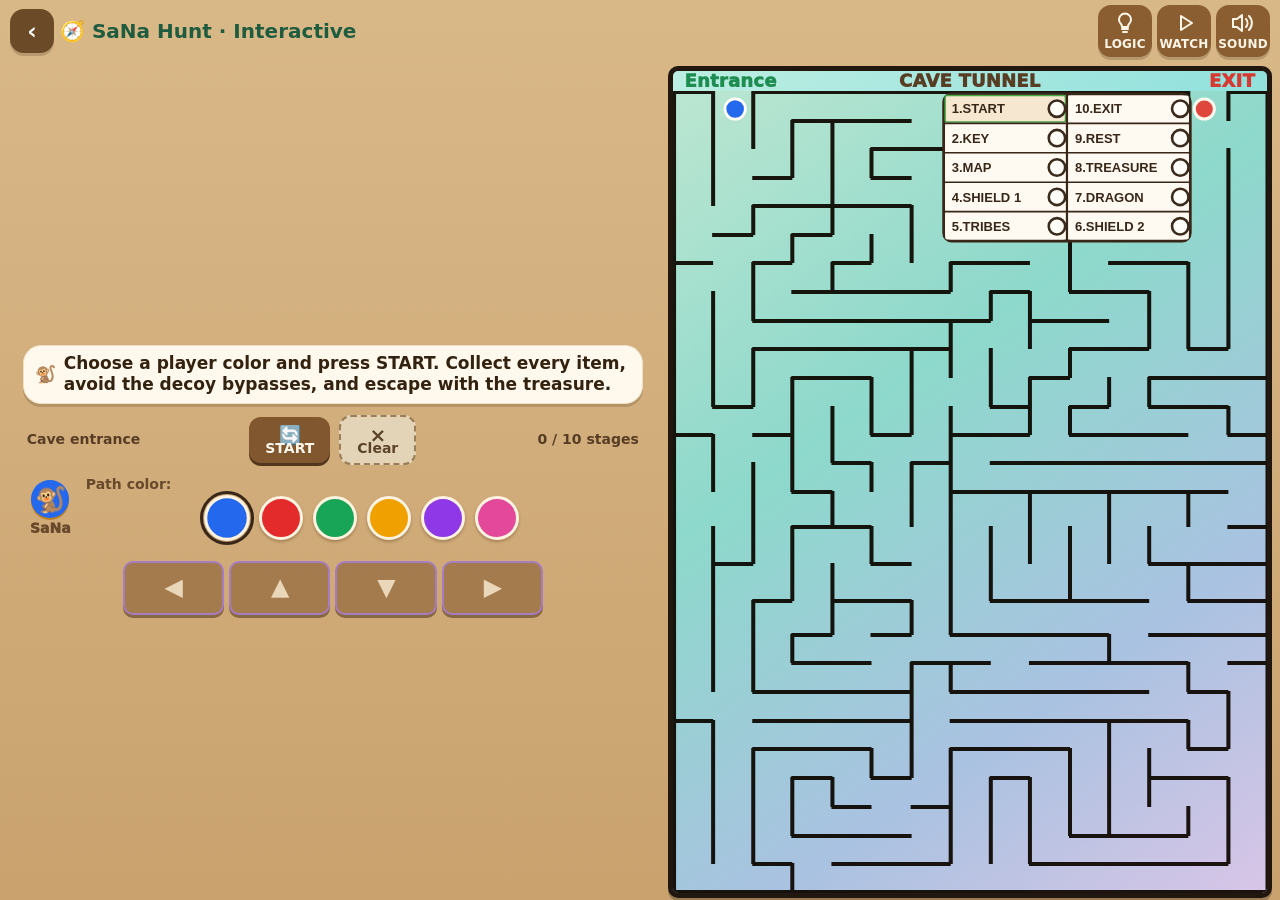
<file: treasure-hunt-landscape-prototype/index.html>
<!doctype html>
<html lang="en">
<head>
<meta charset="utf-8">
<meta name="viewport" content="width=device-width,initial-scale=1,viewport-fit=cover">
<base href="./">
<meta name="theme-color" content="#8b5cf6">
<link rel="preload" as="image" href="assets/interactive-treasure-hunt-maze-original/0-kids-admiring-treasure.webp" fetchpriority="high">
<title>SaNa Treasure Hunt Interactive · MathMatrix Main</title>


<script>
(function(){
 const root=document.documentElement;
 function syncVisibleViewport(){
  const visual=window.visualViewport;
  const width=visual&&visual.width>0?visual.width:window.innerWidth;
  const height=visual&&visual.height>0?visual.height:window.innerHeight;
  root.style.setProperty('--sana-visible-width',width+'px');
  root.style.setProperty('--sana-visible-height',height+'px');
  return {width,height};
 }
 function applyPortraitLock(){
  const visible=syncVisibleViewport();
  const before=root.classList.contains('lockRotateCW')?'cw':root.classList.contains('lockRotateCCW')?'ccw':'';
  const touch=('ontouchstart' in window)||navigator.maxTouchPoints>0;
  const landscape=visible.width>visible.height;
  /* v219: free orientation - no page rotation; just flag a sideways screen. */
  const direction='';
  root.classList.remove('lockRotateCW','lockRotateCCW');
  root.classList.toggle('lsLayout',(touch||visible.width>=900)&&landscape);
  root.classList.toggle('desktopViewport',!touch&&visible.width>=900&&landscape);
  // Layout breakpoints follow the visible portrait height, including browser
  // chrome and insets that can make it shorter than the layout viewport.
  root.classList.toggle('sanaCompact',visible.height<=700);
  if(before!==direction||root.__lsPrev!==landscape){root.__lsPrev=landscape;window.dispatchEvent(new Event('sanaorientationchange'));}
 }
 applyPortraitLock();
 window.addEventListener('resize',applyPortraitLock);
 window.addEventListener('orientationchange',applyPortraitLock);
 screen.orientation?.addEventListener?.('change',applyPortraitLock);
 window.visualViewport?.addEventListener('resize',applyPortraitLock);
})();
</script>
<style>
:root{color-scheme:light;--bg1:#d9b888;--bg2:#c9a26e;--card:#fff8ec;--card-border:#c4a277;--brown:#4a331a;--brown-dark:#33220f;--green:#1e6b49;--red:#d92e2e;--gold:#fbbf24}
*{box-sizing:border-box}
html,body{width:100%;height:100%;margin:0;overflow:hidden;background:#090909;color:var(--brown-dark);font:14px/1.25 -apple-system,BlinkMacSystemFont,"Segoe UI",Roboto,sans-serif;overscroll-behavior:none}
button{font:inherit;touch-action:manipulation}
.app{width:min(100%,720px);height:100vh;max-height:100vh;height:100dvh;max-height:100dvh;height:var(--sana-visible-height,100vh);max-height:var(--sana-visible-height,100vh);margin:0 auto;padding:env(safe-area-inset-top) 5px env(safe-area-inset-bottom);background:linear-gradient(180deg,var(--bg1),var(--bg2));display:flex;flex-direction:column;gap:3px;overflow:hidden}
.bar{height:50px;min-height:50px;display:flex;align-items:center;gap:6px;padding:2px 2px 0}
.back-btn,.top-btn{border:0;color:#fff;background:#6b4a28;box-shadow:0 3px 0 rgba(51,34,15,.2);font-weight:850}
.back-btn{flex:0 0 44px;width:44px;height:44px;padding:0;border-radius:14px;font-size:23px}
.title{flex:1;min-width:0;overflow:hidden;color:#1f5c3f;font-size:clamp(14px,3.8vw,20px);font-weight:900;text-overflow:ellipsis;white-space:nowrap}
.top-actions{display:flex;flex:none;gap:5px}
.top-btn{display:flex;flex:0 0 43px;flex-direction:column;align-items:center;justify-content:center;gap:2px;width:43px;height:43px;padding:3px 1px;border-radius:13px;line-height:1;user-select:none;-webkit-user-select:none}
.top-icon{font-size:17px;line-height:1}.top-label{font-size:8px;font-weight:950;letter-spacing:.25px;line-height:1;text-transform:uppercase}
.logic-btn{background:linear-gradient(135deg,#7b5ae0,#9b7aff)}.watch-btn{background:linear-gradient(135deg,#2d6ca8,#4a90d9)}.watch-btn[aria-pressed="true"]{background:#1e8e5a}.sound-btn{background:#8a5e31}
.banner{min-height:53px;padding:7px 11px;border-radius:18px;background:var(--card);border:1px solid #efdfc3;box-shadow:0 3px 0 rgba(74,51,26,.22);font-size:clamp(13px,3.7vw,16px);font-weight:800;display:flex;align-items:center;gap:8px}
.banner-copy{min-width:0;line-height:1.25}.banner.pop{animation:sanaPop .24s ease-out}@keyframes sanaPop{0%{transform:scale(.98);opacity:.75}65%{transform:scale(1.012)}100%{transform:scale(1);opacity:1}}
.run-toolbar{height:42px;min-height:42px;display:grid;grid-template-columns:minmax(0,1fr) auto minmax(0,1fr);align-items:center;gap:5px;padding:0 4px;color:#583d25;font-weight:850;font-size:11px}.run-toolbar>span{min-width:0;overflow:hidden;text-overflow:ellipsis;white-space:nowrap}.run-progress{text-align:right}
.player-row{min-height:50px;display:flex;align-items:center;gap:7px;padding:0 2px}
.player-badge{width:51px;flex:0 0 51px;display:flex;flex-direction:column;align-items:center;justify-content:center;color:#68492c;font-size:9px;font-weight:900;line-height:1}
.player-face{width:38px;height:38px;border-radius:50%;background:#f2bd3e;display:grid;place-items:center;font-size:25px;box-shadow:0 2px 0 #bd8125;animation:sanaBob 3s ease-in-out infinite;transform-origin:50% 72%}
@keyframes sanaBob{0%,100%{transform:translateY(0)}50%{transform:translateY(-5px)}}
.player-name{margin-top:3px;font-size:9px;font-weight:950}
.palette-wrap{flex:1;min-width:0}.palette-label{display:block;margin:0 0 3px 3px;font-size:11px;font-weight:850;color:#68492c}
.palette{display:flex;align-items:center;justify-content:space-around;gap:4px}
.swatch{width:29px;height:29px;flex:0 0 29px;padding:0;border:3px solid #fff3df;border-radius:50%;box-shadow:0 2px 3px #67452866;background:var(--swatch)}
.swatch.selected{outline:3px solid #382719;outline-offset:1px;transform:scale(1.04)}.swatch:disabled{filter:grayscale(1);opacity:.32;box-shadow:none}
.actions{grid-column:2;height:38px;min-height:38px;display:flex;align-items:center;justify-content:center;gap:9px}
.action-btn{min-width:67px;height:36px;padding:2px 10px;border:0;border-radius:12px;background:#80572f;color:#fff8ea;box-shadow:0 3px 0 #53361e;font-weight:900;line-height:1}
.action-btn:disabled{opacity:.5}
#newRun{display:flex;flex-direction:column;align-items:center;justify-content:center;padding:0 10px}
#newRun .action-icon{line-height:16px}
#newRun .action-label{display:block;line-height:10px}
#clearTrail{display:flex;flex-direction:column;align-items:center;justify-content:center;padding:0 10px;background:#fff1d0;color:#382719;border:2px solid #80572f}
#clearTrail .action-icon{font-size:20px;line-height:16px}
#clearTrail .action-label{display:block;line-height:10px}
#clearTrail:active:not(:disabled){background:#f5d9a2;transform:translateY(2px);box-shadow:0 1px 0 #53361e}
#clearTrail:focus-visible{outline:3px solid #5b21b6;outline-offset:3px}
#clearTrail:disabled{opacity:1;background:#e4d4b7;color:#5a4329;border:2px dashed #987e59;box-shadow:none;cursor:not-allowed}
.action-icon{display:block;font-size:18px;line-height:1}.action-label{font-size:10px}
.board-wrap{position:relative;isolation:isolate;flex:1;min-height:0;display:flex;flex-direction:column;align-items:stretch;justify-content:center;border:5px solid #21170f;border-radius:10px;background:linear-gradient(145deg,#bdeee2 0%,#8ddfdc 38%,#a9c8f3 72%,#d8cbfa 100%);box-shadow:0 3px 0 rgba(33,23,15,.28);padding:0;overflow:hidden}.maze-labels{height:20px;min-height:20px;flex:0 0 20px;width:100%;display:grid;grid-template-columns:1fr auto 1fr;align-items:center;column-gap:8px;padding:0 12px;font-size:clamp(12px,3.4vw,18px);line-height:1;font-weight:950;letter-spacing:.2px;white-space:nowrap}.maze-labels span:nth-child(2){color:#583d25;text-align:center}.maze-labels span:first-child{color:#1f8d51;text-align:left}.maze-labels span:last-child{color:#d63832;text-align:right}
#maze image{mix-blend-mode:multiply}
#maze{display:block;flex:1 1 0;width:100%;height:100%;min-height:0;max-width:none;align-self:center;touch-action:none;user-select:none;-webkit-user-select:none;overflow:visible}
.bottom{height:56px;min-height:56px;display:flex;align-items:center;justify-content:center;gap:0;padding:2px 0 3px}
.direction-row{width:min(100%,420px);flex:0 1 420px;display:grid;grid-template-columns:repeat(4,minmax(0,1fr));grid-template-rows:46px;gap:5px;justify-content:center;align-content:center}
.pad{border:2px solid #8b5cf6;border-radius:10px;background:#865a30;color:#fff8ea;font-size:22px;font-weight:950;box-shadow:0 3px 0 #57391f;touch-action:none;user-select:none;-webkit-user-select:none}.pad:active{transform:translateY(2px);box-shadow:0 1px 0 #57391f;background:#69421f}.pad:disabled{opacity:.58}


dialog:not([open]){display:none}dialog[open]{display:flex;flex-direction:column;width:min(calc(100% - 28px),520px);height:min(78dvh,620px);max-height:min(78dvh,620px);overflow:hidden;padding:0;border:1px solid #c4a277;border-radius:20px;background:#fff8ec;color:#33220f;box-shadow:0 16px 50px #0007}dialog::backdrop{background:#170e08a8}.dialog-head{flex:none;display:flex;justify-content:space-between;align-items:center;padding:14px 16px;background:#f2dfbd;font-weight:950}.dialog-close{border:0;border-radius:9px;background:#80572f;color:white;padding:5px 10px;font-weight:900}.dialog-body{flex:1;min-height:0;padding:12px 18px 18px;overflow:auto;line-height:1.45}.dialog-body ol,.dialog-body ul{padding-left:23px}.dialog-body li{margin:5px 0}.dialog-body h3{margin:14px 0 6px;color:#6c3b1c;font-size:15px}.logic-watch-note{padding:9px 11px;border-radius:12px;background:#f4e7d1;font-weight:800}
.sound-dialog[open]{position:fixed;inset:auto 0 env(safe-area-inset-bottom,0px);width:min(calc(100% - 28px),520px);height:auto;max-height:min(78dvh,620px);margin:0 auto;border:1px solid #c4a277;border-bottom:0;border-radius:20px 20px 0 0;background:#fff8ec;color:#33220f;box-shadow:0 -8px 28px #33220f52}.sound-dialog::backdrop{background:#170e08a8}.sound-body{padding-bottom:max(20px,env(safe-area-inset-bottom,0px))}.sound-options{display:flex;gap:10px;margin:14px 0}.sound-choice{flex:1;min-height:48px;border:2px solid #f59e0b;border-radius:11px;padding:9px 7px;color:#fbbf24;background:#3b248c;font-weight:900}.sound-choice:nth-child(2){border-color:#22c55e;color:#4ade80;background:#176b4a}.sound-choice.is-off,.sound-choice:disabled{border-color:#888;color:#777;background:#eee}.sound-note{color:#5b4630;font-size:12px!important;line-height:1.45}.sr-only{position:absolute;width:1px;height:1px;padding:0;margin:-1px;overflow:hidden;clip:rect(0,0,0,0);white-space:nowrap;border:0}
html.sanaCompact .app{gap:3px;padding-left:5px;padding-right:5px}html.sanaCompact .bar{height:45px;min-height:45px}html.sanaCompact .back-btn{width:37px;height:37px;flex-basis:37px}html.sanaCompact .top-btn{width:36px;height:36px;flex-basis:36px}html.sanaCompact .top-icon{font-size:15px}html.sanaCompact .top-label{font-size:7px}html.sanaCompact .banner{min-height:43px;padding:4px 8px;font-size:12px}html.sanaCompact .run-toolbar{height:36px;min-height:36px}html.sanaCompact .player-row{min-height:42px}html.sanaCompact .player-face{width:32px;height:32px;font-size:21px}html.sanaCompact .swatch{width:25px;height:25px;flex-basis:25px}html.sanaCompact .actions{height:34px;min-height:34px}html.sanaCompact .action-btn{height:30px}html.sanaCompact .maze-labels{height:16px;min-height:16px;flex-basis:16px}html.sanaCompact .bottom{height:50px;min-height:50px}html.sanaCompact .direction-row{grid-template-rows:40px}html.sanaCompact .pad{font-size:19px}

/* Match the live main puzzle's touch-only visual portrait lock. */
html.lockRotateCW,html.lockRotateCCW{position:fixed;width:100vh;width:100dvh;height:100vw;height:100dvw;overflow:hidden;transform-origin:top left}
html.lockRotateCW{left:100vw;left:100dvw;top:0;transform:rotate(90deg)}
html.lockRotateCCW{left:0;top:100vh;top:100dvh;transform:rotate(-90deg)}
html.lockRotateCW .app,html.lockRotateCCW .app{height:100vw;height:100dvw;max-height:100vw;max-height:100dvw;height:var(--sana-visible-width,100vw);max-height:var(--sana-visible-width,100vw)}
html.lockRotateCW .title,html.lockRotateCCW .title{font-size:clamp(14px,3.8dvh,20px)}
html.lockRotateCW .maze-labels,html.lockRotateCCW .maze-labels{font-size:clamp(12px,3.4dvh,18px)}
html.lockRotateCW:not(.sanaCompact) .banner,html.lockRotateCCW:not(.sanaCompact) .banner{font-size:clamp(13px,3.7dvh,16px)}
html.lockRotateCW .app{padding-top:env(safe-area-inset-right);padding-bottom:env(safe-area-inset-left)}
html.lockRotateCCW .app{padding-top:env(safe-area-inset-left);padding-bottom:env(safe-area-inset-right)}
/* Native modal dialogs live in the top layer, outside the root transform. */
html.lockRotateCW dialog[open],html.lockRotateCCW dialog[open]{position:fixed;inset:auto;left:50vw;left:50dvw;top:50vh;top:50dvh;margin:0;width:min(calc(100dvh - 28px),520px);height:min(78dvw,620px);max-height:min(78dvw,620px);transform-origin:top left}
html.lockRotateCW dialog[open]{transform:rotate(90deg) translate(-50%,-50%)}
html.lockRotateCCW dialog[open]{transform:rotate(-90deg) translate(-50%,-50%)}
html.lockRotateCW #soundDialog[open],html.lockRotateCCW #soundDialog[open]{height:auto}
html.lockRotateCW #soundDialog[open]{left:0;transform:rotate(90deg) translate(-50%,-100%)}
html.lockRotateCCW #soundDialog[open]{left:100vw;left:100dvw;transform:rotate(-90deg) translate(-50%,-100%)}
html.lockRotateCW .sound-body{padding-bottom:max(20px,env(safe-area-inset-left))}
html.lockRotateCCW .sound-body{padding-bottom:max(20px,env(safe-area-inset-right))}
@media(prefers-reduced-motion:reduce){.banner.pop,.player-face{animation:none}}
.stage-reveal[hidden]{display:none!important}.stage-reveal{--stage-accent:#d4a017;position:absolute;z-index:5;inset:20px 0 0;display:grid;place-items:center;padding:clamp(7px,2vw,16px);background:rgba(36,23,13,.72);backdrop-filter:blur(2px);-webkit-backdrop-filter:blur(2px)}.stage-reveal__card{box-sizing:border-box;display:flex;flex-direction:column;align-items:center;gap:clamp(6px,1.5vh,12px);width:min(100%,560px);height:min(100%,820px);max-height:100%;padding:clamp(9px,2.4vw,18px);overflow:hidden;border:4px solid var(--stage-accent);border-radius:22px;background:#fff8ec;color:#33220f;box-shadow:0 7px 0 #21170f88,0 18px 38px #0008;text-align:center;animation:storyRevealIn .2s ease-out both}.stage-reveal__heading{flex:none;width:100%}.stage-reveal__step{display:block;margin:0 0 3px;color:var(--stage-accent);font-size:clamp(11px,2.7vw,14px);font-weight:950;letter-spacing:.04em}.stage-reveal__title{margin:0;font-size:clamp(19px,4vw,28px);line-height:1.08;font-weight:950}.stage-reveal__image-frame{box-sizing:border-box;display:grid;place-items:center;flex:1 1 auto;min-width:0;min-height:0;width:100%;overflow:hidden;border:2px solid #d7c29e;border-radius:15px;background:#f1e4cd}.stage-reveal__image{box-sizing:border-box;display:block;min-width:0;min-height:0;width:auto;height:auto;max-width:100%;max-height:100%;object-fit:contain!important;object-position:center}.stage-reveal__image-frame--pair{grid-template-columns:repeat(2,minmax(0,1fr));grid-template-rows:minmax(0,1fr);gap:clamp(4px,1vw,10px);padding:clamp(4px,1vw,10px)}.stage-reveal__image-frame--pair .stage-reveal__image{min-width:0;width:100%;height:100%;max-width:100%;max-height:100%;object-fit:contain!important}.stage-reveal__image-frame--pair .stage-reveal__fallback{grid-column:1/-1}.stage-reveal__image[hidden],.stage-reveal__fallback[hidden]{display:none!important}.stage-reveal__fallback{display:grid;place-items:center;height:100%;padding:18px;color:#654b2e;font-weight:800}.stage-reveal__fallback--loading{display:flex;flex-direction:column;gap:12px}.stage-reveal__fallback--loading::before{content:"";width:32px;height:32px;border:4px solid #d7c29e;border-top-color:#80572f;border-radius:50%;animation:storyImageSpin .75s linear infinite}@keyframes storyImageSpin{to{transform:rotate(360deg)}}.stage-reveal__caption{flex:none;max-width:42em;margin:0;font-size:clamp(12px,2.9vw,16px);font-weight:750;line-height:1.28}.stage-reveal__countdown{flex:none;min-height:18px;margin:-2px 0 0;color:#654b2e;font-size:clamp(11px,2.7vw,14px);font-weight:850}.stage-reveal__continue{flex:none;width:min(100%,340px);min-height:48px;border:0;border-radius:13px;background:#80572f;color:#fff8ea;box-shadow:0 4px 0 #53361e;font:inherit;font-size:clamp(15px,3.5vw,19px);font-weight:950;cursor:pointer;touch-action:manipulation}.stage-reveal__continue:active{transform:translateY(2px);box-shadow:0 2px 0 #53361e;background:#69421f}.stage-reveal__continue:focus-visible{outline:3px solid #3b248c;outline-offset:3px}@keyframes storyRevealIn{from{opacity:.35;transform:scale(.96)}to{opacity:1;transform:scale(1)}}html.sanaCompact .stage-reveal{inset:16px 0 0;padding:6px}html.sanaCompact .stage-reveal__card{gap:6px;padding:8px;border-width:3px;border-radius:17px}html.sanaCompact .stage-reveal__step{font-size:10px}html.sanaCompact .stage-reveal__title{font-size:18px}html.sanaCompact .stage-reveal__caption{font-size:12px;line-height:1.2}html.sanaCompact .stage-reveal__countdown{font-size:10px}html.sanaCompact .stage-reveal__continue{min-height:40px;font-size:15px}@media(max-height:560px){.stage-reveal__card{gap:5px;padding:7px}.stage-reveal__step{font-size:10px}.stage-reveal__title{font-size:17px}.stage-reveal__caption{font-size:11px}.stage-reveal__continue{min-height:38px}}@media(prefers-reduced-motion:reduce){.stage-reveal__card{animation:none}}

/* v219 · free orientation: sideways = text, controls and D-pad on the left; the maze keeps its true 593:802 shape on the right */
html.lsLayout{--lsAvail:calc(var(--sana-visible-height,100dvh) - 45px - env(safe-area-inset-top) - env(safe-area-inset-bottom) - 8px)}
html.lsLayout .app{width:100% !important;max-width:none !important;margin:0 !important;display:grid;
  grid-template-columns:minmax(0,1fr) auto;grid-template-rows:auto auto auto auto minmax(0,1fr);column-gap:10px;align-content:start;
  padding-left:max(8px,env(safe-area-inset-left));padding-right:max(8px,env(safe-area-inset-right))}
html.lsLayout .app > .bar{grid-column:1 / -1;grid-row:1}
html.lsLayout .app > #banner{grid-column:1;grid-row:2}
html.lsLayout .app > .run-toolbar{grid-column:1;grid-row:3}
html.lsLayout .app > .player-row{grid-column:1;grid-row:4}
html.lsLayout .app > .bottom{grid-column:1;grid-row:5;align-self:center;height:auto;min-height:0}
html.lsLayout .app > .direction-row{grid-row:5}
html.lsLayout .app > .board-wrap{grid-column:2;grid-row:2 / 6;flex:none;height:var(--lsAvail);
  width:calc((var(--lsAvail) - 10px - 18px) * .7394 + 10px)}
html.lsLayout .direction-row{grid-template-rows:clamp(38px,11vh,54px)}
html.lsLayout .maze-labels{font-size:clamp(9px,calc(var(--lsAvail) * .034),18px) !important}
#stageTracker text{font-size:13px}
</style>
<link rel="stylesheet" href="../ui-tuning.css">
</head>
<body>
<main class="app" aria-label="SaNa Treasure Hunt Interactive, fixed cave maze">
  <header class="bar">
    <button class="back-btn" type="button" id="backToBeta" aria-label="Back to puzzles">‹</button>
    <h1 class="title" aria-label="SaNa Treasure Hunt Interactive">🧭 SaNa Hunt · Interactive</h1>
    <div class="top-actions" aria-label="Game tools">
      <button class="top-btn logic-btn" id="logicButton" type="button" aria-label="Game logic"><span class="top-icon">💡</span><span class="top-label">Logic</span></button>
      <button class="top-btn watch-btn" id="watchButton" type="button" aria-label="Watch SaNa travel the cave route" aria-pressed="false"><span class="top-icon">▶️</span><span class="top-label">Watch</span></button>
      <button class="top-btn sound-btn" id="soundButton" type="button" aria-label="Sound and music settings" aria-haspopup="dialog" aria-pressed="true"><span class="top-icon">🔊</span><span class="top-label">Sound</span></button>
    </div>
  </header>
  <div class="banner" id="banner" role="status" aria-live="polite"><span aria-hidden="true">🐒</span><span class="banner-copy" id="bannerText">Choose a player color and press START. Collect every item, avoid the decoy bypasses, and escape with the treasure.</span></div>
  <div class="run-toolbar" role="group" aria-label="Maze status and controls">
    <span class="run-location" id="location">Cave passage</span>
    <div class="actions" aria-label="Maze controls">
      <button class="action-btn" id="newRun" type="button"><span class="action-icon" aria-hidden="true">🔄</span><span class="action-label">START</span></button>
      <button class="action-btn" id="clearTrail" type="button" title="Clear the run, stop Watch and return to color selection" aria-label="Clear the run, stop Watch and return to color selection" disabled><span class="action-icon" aria-hidden="true">×</span><span class="action-label">Clear</span></button>
    </div>
    <span class="run-progress" id="progress">0 / 10 stages</span>
  </div>
  <section class="player-row" aria-label="Choose a player path color">
    <div class="player-badge"><span class="player-face" id="playerFace" aria-hidden="true">🐒</span><span class="player-name">SaNa</span></div>
    <div class="palette-wrap"><span class="palette-label">Path color:</span><div class="palette" id="palette" role="radiogroup" aria-label="Player path color">
      <button class="swatch selected" type="button" data-color="#2468ee" style="--swatch:#2468ee" role="radio" aria-checked="true" aria-label="Blue player" title="Blue player"></button>
      <button class="swatch" type="button" data-color="#e32b2b" style="--swatch:#e32b2b" role="radio" aria-checked="false" aria-label="Red player" title="Red player"></button>
      <button class="swatch" type="button" data-color="#18a558" style="--swatch:#18a558" role="radio" aria-checked="false" aria-label="Green player" title="Green player"></button>
      <button class="swatch" type="button" data-color="#f0a000" style="--swatch:#f0a000" role="radio" aria-checked="false" aria-label="Orange player" title="Orange player"></button>
      <button class="swatch" type="button" data-color="#8e38e8" style="--swatch:#8e38e8" role="radio" aria-checked="false" aria-label="Purple player" title="Purple player"></button>
      <button class="swatch" type="button" data-color="#e3489a" style="--swatch:#e3489a" role="radio" aria-checked="false" aria-label="Pink player" title="Pink player"></button>
    </div></div>
  </section>

  <div class="board-wrap"><div class="maze-labels" role="group" aria-label="Cave tunnel entrance and exit"><span>Entrance</span><span>CAVE TUNNEL</span><span>EXIT</span></div><svg id="maze" viewBox="0 0 593 802" preserveAspectRatio="none" role="group" aria-label="A fixed cave tunnel maze. Checkpoints are hidden during normal play. Use the direction buttons, drag SaNa, or use keyboard arrows to follow corridor centers."></svg><div class="stage-reveal" id="storyReveal" role="dialog" aria-modal="true" aria-labelledby="storyTitle" aria-describedby="storyCaption" hidden><div class="stage-reveal__card"><div class="stage-reveal__heading"><span class="stage-reveal__step" id="storyStep">Checkpoint 1 of 10</span><h2 class="stage-reveal__title" id="storyTitle">Stage found</h2></div><div class="stage-reveal__image-frame" id="storyImageFrame"><img class="stage-reveal__image" id="storyImage" alt=""><img class="stage-reveal__image" id="storyImageSecondary" alt="" hidden><div class="stage-reveal__fallback" id="storyImageFallback" hidden>Image not found. Put the images beside this HTML or in assets/interactive-treasure-hunt-maze-original/, then reload.</div></div><p class="stage-reveal__caption" id="storyCaption"></p><span class="stage-reveal__countdown" id="storyCountdown">Continuing in 5 seconds</span><button class="stage-reveal__continue" id="storyContinue" type="button">Continue</button></div></div></div>
  <footer class="bottom">
    <div class="direction-row" role="group" aria-label="Directional controls">
      <button class="pad" data-dir="left" type="button" aria-label="Move left">◀</button>
      <button class="pad" data-dir="up" type="button" aria-label="Move up">▲</button>
      <button class="pad" data-dir="down" type="button" aria-label="Move down">▼</button>
      <button class="pad" data-dir="right" type="button" aria-label="Move right">▶</button>
    </div>
  </footer>
  <div id="liveMessage" class="sr-only" aria-live="polite"></div>
</main>
<dialog id="logicDialog" aria-labelledby="logicTitle">
  <div class="dialog-head"><span id="logicTitle">🗺️ Cave maze cheat sheet</span><button class="dialog-close" id="closeLogic" type="button">Close</button></div>
  <div class="dialog-body">
    <p>Follow the fixed cave route through ten checkpoints. Room markers stay hidden during play; the tracker fills as SaNa reaches each checkpoint.</p>
    <h3>Play in order</h3>
    <ol>
      <li><strong>Start:</strong> choose a player color and press START to enter the cave.</li>
      <li><strong>Key:</strong> collect it to open the Map locker.</li>
      <li><strong>Map:</strong> collect and read it.</li>
      <li><strong>Leaf Shield:</strong> collect it before the Tribes.</li>
      <li><strong>Tribes:</strong> use the Leaf Shield on the actual crossing.</li>
      <li><strong>Metal Mesh:</strong> collect it before the Dragon.</li>
      <li><strong>Dragon:</strong> protect the whole party with the mesh on the actual crossing.</li>
      <li><strong>Treasure and Rest Room:</strong> after collecting Treasure, keep to the main tunnel. Drink and sleep appear only after SaNa reaches the circled Rest Room passage. Crossing the Rest decoy shows the tired explorers and a red X, blocks forward movement, and requires retracing the trail to the Rest Room.</li>
      <li><strong>Exit:</strong> follow the tunnel to finish the maze.</li>
    </ol>
    <h3>Hazards and detours</h3>
    <ul>
      <li>Key, Map and Treasure detours stay blocked until you collect the matching item.</li>
      <li>Crossing the Tribes without the Leaf Shield sends SaNa back to Start and clears that attempt. The same color can try again. With the shield, the decoy crossing is blocked; turn back and cross the actual Tribes path.</li>
      <li>At the Dragon, the Metal Mesh must cover the whole party. Without it, poison gas ends the run and retires that color; choose another color. With the mesh, the decoy crossing is blocked; turn back and cross the actual Dragon path safely.</li>
      <li>The distant chest appears before the Treasure checkpoint; the explorers celebrate only after collecting it. Follow the main route to the circled Rest Room passage for the drink and sleep scenes. Crossing the Rest decoy shows the tired explorers, displays a red X, and blocks forward movement; retrace the trail to the Rest Room. Rest is a timed checkpoint: its tracker tick appears after the full rest timer.</li>
    </ul>
    <h3>Move SaNa</h3>
    <ul>
      <li>Hold one direction button or arrow key at a time; release at turns. You can also drag along the tunnel.</li>
      <li>Keep to one continuous trail. To go back, retrace the trail from SaNa in reverse order. You cannot cross an old segment or jump across an intersection.</li>
    </ul>
    <p class="logic-watch-note"><strong>WATCH</strong> follows the route from the cave entrance and pauses at story messages. Press <strong>STOP</strong> to end it. <strong>CLEAR</strong> stops Watch, closes the story popup, clears progress and releases retired colors, then returns the game to pawn selection. Choose a color and press <strong>START</strong> for a new attempt.</p>
  </div>
</dialog>
<dialog id="soundDialog" aria-labelledby="soundTitle">
  <div class="dialog-head"><span id="soundTitle">🔊 Sound &amp; Music</span><button class="dialog-close" id="soundClose" type="button">Close</button></div>
  <div class="dialog-body sound-body">
    <p>Choose how SaNa’s cave sounds.</p>
    <div class="sound-options">
      <button class="sound-choice" id="soundMaster" type="button" aria-pressed="true">🔊 Sound: ON</button>
      <button class="sound-choice" id="musicToggle" type="button" aria-pressed="true">🎵 Music: ON</button>
    </div>
    <p class="sound-note"><strong>Sound</strong> is the master switch for cave effects and background music. Turning it OFF stops both. <strong>Music</strong> controls only the background tune; turning it OFF leaves cave effects on.</p>
  </div>
</dialog>
<script>
(function(){
'use strict';
var W=593,H=802,MAP='[data-uri]',COLLISION_MAP='[data-uri]';
var BGM_URL='../bgm-beyond-stone-gate.mp3';
var START={x:62,y:18},FINISH={x:530,y:18},BALL_R=4,STEP=1;var TRACKER_BOUNDS={x:270,y:3,w:246,h:147},TRACKER_CLEARANCE=11.25;
var laneGrid=null,laneHeading=null;
var dragFineControl=false,DRAG_FINE_STEP=6;
var COLORS=['#2468ee','#e32b2b','#18a558','#f0a000','#8e38e8','#e3489a'];
// Corridor boundaries measured from the Paint draft; the center rooms are taller.
var LANE_ROW_BOUNDS=[0.0,28.71794871794872,57.43589743589744,86.15384615384616,113.84615384615384,142.56410256410257,171.28205128205127,200.0,228.71794871794873,257.43589743589746,286.15384615384613,314.87179487179486,342.56410256410254,371.28205128205127,400.0,434.87179487179486,471.79487179487177,508.71794871794873,542.5641025641025,571.2820512820513,600.0,628.7179487179487,657.4358974358975,686.1538461538462,714.8717948717949,743.5897435897435,772.3076923076923,800.0];
var STAGES=[
 {id:'start',label:'Cave start',icon:'🚪',color:'#49a747',dotColor:'#2eaf62',badge:'START',point:null},
 {id:'key',label:'Key',icon:'🗝️',color:'#ad45b6',dotColor:'#9b59b6',badge:'KEY',point:{x:177.6,y:162}},
 {id:'map',label:'Map',icon:'🗺️',color:'#26b94c',dotColor:'#16a085',badge:'MAP',point:{x:138.13333333333333,y:385.64102564102564}},
 {id:'leaf',label:'Leaf shield',icon:'🍃',color:'#28aa66',dotColor:'#84b547',badge:'SHIELD 1',point:{x:138.13333333333333,y:525.6410256410256}},
 {id:'tribes',label:'Tribals',icon:'🛡️',color:'#e33b3b',dotColor:'#e74c3c',badge:'TRIBES',point:{x:98.66666666666667,y:757.9487179487179}},
 {id:'mesh',label:'Metal mesh',icon:'🕸️',color:'#13a9c9',dotColor:'#00a6d6',badge:'SHIELD 2',point:{x:453.8666666666667,y:729.2307692307693}},
 {id:'dragon',label:'Dragon',icon:'🐉',color:'#d92732',dotColor:'#e67e22',badge:'DRAGON',point:{x:414.4,y:490.2564102564103}},
 {id:'treasure',label:'Treasure',icon:'💎',color:'#16a7d0',dotColor:'#d4a017',badge:'TREASURE',point:{x:374.93333333333334,y:300.5128205128205}},
 {id:'rest',label:'Rest Room',icon:'💧',color:'#3b82f6',dotColor:'#3b82f6',badge:'REST',point:null},
 {id:'exit',label:'Exit passage',icon:'🏁',color:'#3c9be8',dotColor:'#ec4899',badge:'EXIT',point:{x:530,y:162}}
];
var STAGE_STORY_ART={
 start:{frames:[{src:'assets/interactive-treasure-hunt-maze-original/0-kids-admiring-treasure.webp',title:'Meet the explorers',alt:'Two child explorers and their monkey companion admire a treasure map near a cave.',caption:'Two young explorers and their monkey friend plan the journey ahead.'},{src:'assets/interactive-treasure-hunt-maze-original/1-treasure-hunt-cave-entrance.webp',title:'Treasure hunt cave',alt:'A sunny woodland path leads to a welcoming cave entrance.',caption:'The treasure hunt begins at the cave entrance.'},{src:'assets/interactive-treasure-hunt-maze-original/2-enter-to-cave.webp',title:'Enter the cave',alt:'Two children and their monkey companion enter a warmly lit cave.',caption:'Head into the cave and find the key first.'}]},
 key:{frames:[{src:'assets/interactive-treasure-hunt-maze-original/3-map-unlock-key.webp',title:'Key found!',alt:'A golden key and blue padlock unlock the map locker.',caption:'Carry the key along the tunnel to unlock the map.'}]},
 map:{frames:[{src:'assets/interactive-treasure-hunt-maze-original/4-treasure-hunt-map.webp',title:'Map unlocked!',alt:'A parchment map shows a dotted route with cave, shield, dragon and treasure symbols.',caption:'The map points the way through the cave.'},{src:'assets/interactive-treasure-hunt-maze-original/5-reading-map.webp',title:'Read the map',alt:'Two child explorers and SaNa study a treasure map inside the cave.',caption:'Use the map clues to find both shields and the treasure.'}]},
 leaf:{frames:[{src:'assets/interactive-treasure-hunt-maze-original/6-plant-leaf-shield.webp',title:'Leaf shield found!',alt:'A broad green leaf forms a sturdy shield.',caption:'The leaf shield will help SaNa pass the tribes safely.'}]},
 tribes:{frames:[{src:'assets/interactive-treasure-hunt-maze-original/6-plant-leaf-shield.webp',alt:'A broad green leaf forms a sturdy shield.',companion:{src:'assets/interactive-treasure-hunt-maze-original/7-tribes.webp',alt:'The boy, girl and SaNa present the leaf shield to friendly cave guardians, who welcome them through.'},title:'Show the leaf shield to pass!',caption:'Present the leaf shield to earn the guardians\' permission to continue.'}]},
 mesh:{frames:[{src:'assets/interactive-treasure-hunt-maze-original/8-metal-mesh-shield.webp',title:'Metal mesh found!',alt:'A round metal-mesh shield with a bronze rim.',caption:'Carry the metal mesh carefully to the dragon.'}]},
 dragon:{frames:[{src:'assets/interactive-treasure-hunt-maze-original/8-metal-mesh-shield.webp',alt:'A round metal-mesh shield protects the explorers.',companion:{src:'assets/interactive-treasure-hunt-maze-original/9-dangerous-dragon.webp',alt:'An emerald dragon exhales purple poisonous gas toward the explorers.'},title:'The metal mesh protects everyone!',caption:'Keep the whole party under the mesh to cross the gas safely.'}]},
 treasureAhead:{step:'Treasure approach',frames:[{src:'assets/interactive-treasure-hunt-maze-original/4-1-treasure-ahead-distant.webp',title:'Treasure ahead!',alt:'The explorers spot a closed treasure chest far along a winding cave passage.',caption:'Follow the winding tunnel to the chest in the distance.'}]},
 treasure:{frames:[{src:'assets/interactive-treasure-hunt-maze-original/10-gold-treasure.webp',title:'Treasure found!',alt:'The boy, girl and monkey SaNa celebrate beside a treasure chest overflowing with gold and jewels.',caption:'The treasure is yours. Follow the tunnel toward the Rest Room and cave exit.'}]},
 exit:{frames:[{src:'assets/interactive-treasure-hunt-maze-original/12-1-exit.webp',title:'Cave exit reached!',alt:'The explorers reach the bright cave opening with their treasure.',caption:'SaNa has reached the cave opening.'}]},
 escape:{step:'Cave exit',frames:[{src:'assets/interactive-treasure-hunt-maze-original/12-successful-escape.webp',title:'Adventure complete!',alt:'The explorers and SaNa celebrate outside the cave with their treasure.',caption:'SaNa escaped with the treasure. Great maze exploring!'}]},
 tribesEjected:{step:'Pushed out of the cave',frames:[{src:'assets/interactive-treasure-hunt-maze-original/13-tribes-escort-disappointed.webp',title:'The guardians ask them to return',alt:'The disappointed boy, girl and SaNa are calmly escorted toward the bright cave entrance by two friendly leaf-clad guardians.',caption:'Without the leaf shield, the guardians send the explorers back to Start. The same color can try again.',continueText:'Continue from Start'}]},
 dragonAttack:{step:'Dragon attack',frames:[{src:'assets/interactive-treasure-hunt-maze-original/9-1-dragon-attacked.webp',title:'Poison gas! The explorers fainted.',alt:'The boy, girl and monkey SaNa all lie fainted in purple gas released by the dragon.',caption:'Without the metal mesh, poisonous gas makes the boy, girl and SaNa faint. This run ends and this color is retired. Choose another color to continue.',continueText:'Choose another color'}]},
 fatigue:{step:'Rest Room detour',frames:[{src:'assets/interactive-treasure-hunt-maze-original/16-explorers-tired-at-decoy.png',title:'Too tired to go on!',alt:'The exhausted boy, girl and SaNa have slumped safely to the cave floor; the Rest Room and water are visible behind them.',caption:'The explorers skipped their Rest Room break, felt faint and sat down safely. This shortcut is blocked. Turn back for water and a short sleep before going to the exit.',continueText:'Turn back to Rest Room'}]},
 restReturn:{step:'Rest Room',frames:[{src:'assets/interactive-treasure-hunt-maze-original/11-1-rest-drink.webp',title:'Drink and catch your breath',alt:'The explorers and SaNa share a drink in the cave.',caption:'The team drinks water and rests for a few seconds. Then continue along the trail to the cave exit.'},{src:'assets/interactive-treasure-hunt-maze-original/11-rest.webp',title:'Ready to continue',alt:'The explorers and SaNa rest safely before continuing.',caption:'Everyone has recovered. Continue to the cave exit.',continueText:'Continue to Exit'}]},
 watchLesson:{step:'Watch Play · protection and consequences',frames:[{src:'assets/interactive-treasure-hunt-maze-original/13-tribes-escort-disappointed.webp',title:'Miss Shield 1: the Tribes send you back',alt:'The Tribes escort the explorers back toward the cave entrance.',caption:'Without the Leaf Shield, the Tribes spot the explorers and escort them to Start. The same color can try again after collecting Shield 1.'},{src:'assets/interactive-treasure-hunt-maze-original/9-1-dragon-attacked.webp',title:'Miss Shield 2: poison retires that color',alt:'The explorers faint in poisonous dragon gas.',caption:'Without the Metal Mesh, poisonous gas makes the explorers faint. That color is locked; choose a fresh color to continue.'},{src:'assets/interactive-treasure-hunt-maze-original/14-explorers-tired.webp',title:'Skip Rest: turn back for water',alt:'Tired but conscious explorers head back to the Rest Room.',caption:'If the team skips the Rest Room before a decoy crossing, everyone gets tired. Return for water and a short rest, then continue safely.'}] }
};
var STORY_FRAME_DURATION_MS=5000;var TREASURE_APPROACH_POINT={x:374.93333333333334,y:328.71794871794873},REST_ROOM_POINT={x:453.8666666666667,y:185.64102564102564},REST_DECOY_POINT={x:575,y:250};var BYPASS_GATES=[{"number":2,"room":"Key Room","point":{"x":296.0,"y":162},"radius":5,"forward":{"x":1,"y":0},"needs":"key"},{"number":3,"room":"Map Room","point":{"x":217.06666666666666,"y":385.64102564102564},"radius":5,"forward":{"x":0,"y":1},"needs":"map"},{"number":8,"room":"Treasure Room","point":{"x":453.8666666666667,"y":300.5128205128205},"radius":5,"forward":{"x":0,"y":-1},"needs":"treasure"}];
var TRACKER_COLUMNS=[[{id:'start',label:'1.START'},{id:'key',label:'2.KEY'},{id:'map',label:'3.MAP'},{id:'leaf',label:'4.SHIELD 1'},{id:'tribes',label:'5.TRIBES'}],[{id:'exit',label:'10.EXIT'},{id:'rest',label:'9.REST'},{id:'treasure',label:'8.TREASURE'},{id:'dragon',label:'7.DRAGON'},{id:'mesh',label:'6.SHIELD 2'}]];
var WATCH_SOLUTION=[["down",53.794871794871796],["right",36.66666666666667],["up",53.794871794871796],["right",157.86666666666667],["down",25.07692307692308],["left",78.93333333333337],["down",56.92307692307692],["right",78.93333333333337],["down",85.64102564102564],["left",39.4666666666667],["up",57.43589743589743],["left",39.46666666666667],["down",33.794871794871796],["left",39.46666666666667],["down",23.641025641025635],["left",39.466666666666654],["down",28.71794871794873],["right",197.33333333333331],["up",28.71794871794873],["right",78.93333333333334],["down",28.71794871794873],["right",78.93333333333334],["down",28.71794871794873],["left",78.93333333333334],["down",28.71794871794873],["left",39.4666666666667],["up",28.71794871794873],["left",39.46666666666664],["down",57.4358974358974],["left",39.46666666666664],["down",56.41025641025641],["left",78.93333333333337],["up",56.41025641025641],["left",39.46666666666667],["down",85.12820512820514],["right",39.46666666666667],["down",31.794871794871824],["right",39.46666666666667],["down",35.897435897435855],["right",39.4666666666667],["down",36.92307692307696],["left",78.93333333333337],["up",36.92307692307696],["left",39.46666666666667],["down",72.30769230769232],["left",39.466666666666654],["down",60.0],["right",118.39999999999999],["up",28.71794871794873],["right",118.39999999999998],["down",28.71794871794873],["right",157.86666666666667],["down",28.71794871794873],["left",236.79999999999995],["down",86.15384615384619],["left",78.93333333333337],["up",28.71794871794873],["left",78.93333333333332],["down",86.15384615384608],["right",39.466666666666654],["down",28.20512820512829],["right",157.86666666666667],["up",114.35897435897436],["right",78.93333333333334],["down",86.15384615384608],["right",155.06666666666666],["up",57.435897435897346],["left",36.666666666666686],["down",28.71794871794873],["left",39.46666666666664],["up",86.15384615384619],["right",39.46666666666664],["down",28.71794871794873],["right",78.93333333333334],["up",86.15384615384619],["left",42.26666666666665],["up",28.71794871794873],["left",76.13333333333333],["up",31.28205128205127],["left",157.86666666666667],["up",108.20512820512818],["right",39.46666666666664],["down",72.82051282051282],["right",39.4666666666667],["up",72.82051282051282],["right",39.46666666666664],["down",72.82051282051282],["right",39.4666666666667],["up",72.82051282051282],["right",39.46666666666664],["down",35.897435897435855],["right",36.666666666666686],["up",35.897435897435855],["right",42.26666666666665],["up",31.794871794871824],["left",276.26666666666665],["up",28.71794871794873],["right",78.93333333333334],["up",56.41025641025641],["right",39.46666666666664],["up",28.717948717948673],["right",78.93333333333334],["up",86.15384615384619],["left",78.93333333333334],["up",23.641025641025635],["right",115.60000000000002],["up",144.0]];
var MESSAGES={
 start:'SaNa enters the cave. Find the hidden Key checkpoint first.',
 key:'🗝️ Key collected! Take it to unlock the Map locker.',
 map:'🗺️ Map unlocked! The leaf shield protects from tribals; metal mesh controls the dragon.',
 leaf:'🍃 Leaf shield collected. Use it to pass the tribals safely.',
 tribes:'🛡️ Safe passage! The leaf shield hid SaNa from the tribals.',
 mesh:'🕸️ Metal mesh collected. Carry it to the dragon.',
 dragon:'🐉 Dragon controlled! The mesh holds it safely. Continue to the treasure.',
 treasure:'💎 Treasure collected! Follow the tunnel directly to the cave exit.',
 exit:'🏁 Exit passage reached. Keep following the tunnel to the cave opening.'
};
var swatches=document.querySelectorAll('.swatch');
var svg=document.getElementById('maze'),banner=document.getElementById('banner'),bannerText=document.getElementById('bannerText'),live=document.getElementById('liveMessage');
function readSoundPreference(key){try{return localStorage.getItem(key);}catch(e){return null;}}function writeSoundPreference(key,value){try{localStorage.setItem(key,value);}catch(e){}}
var art=new Image(),maskCanvas=document.createElement('canvas'),maskCtx=maskCanvas.getContext('2d',{willReadFrequently:true}),wallData=null,selectedColor=COLORS[0],retired={},restTimer=null,holdTimer=null,dragging=false,dragPointer=null,dragLast=null,dragOffset={x:0,y:0},dragBlockedAxis=null,dragBlockedGap=0,dragAxis=null,dragTurn=0,dragPendingX=0,dragPendingY=0,dragRemainder=0,dragRetracing=false,dragRetraceForward=0,dragDirectionIntent=0,watchActive=false,watchTrail=false,watchDriving=false,watchRoute=null,watchSegment=0,watchFrame=0,watchLastFrame=0,watchCarry=0,watchPauseUntil=0,soundOn=readSoundPreference('mmSound')!=='off',musicOn=readSoundPreference('mmMusic')!=='off',lastWallMessage=0,wallBlockMessage='A cave wall blocks that way. Follow the open tunnel.';
let bgmBuffer=null,bgmSource=null,bgmGain=null,bgmLoading=null,bgmGeneration=0,bgmUnlocked=false;
var stageTrailMarks=[],pendingStageMark=null;
var stageToast=null,stageToastTimer=null,stageReveal=null,stageRevealTimer=null,stageRevealInterval=null;var state=freshState();
function freshState(){stageTrailMarks=[];pendingStageMark=null;laneHeading=null;stopDrag();clearStageToast();return{pos:{x:START.x,y:START.y},trail:[{x:START.x,y:START.y}],done:{},items:{},mode:'ready',color:selectedColor,redX:false,resting:false,restLeft:3,fatigue:false,fatigueExitVector:null,rested:false,guide:false,warped:false,message:'Choose a player color and press START. Collect every item, avoid the decoy bypasses, and escape.'};}
function clearStageRevealTimers(){if(stageRevealTimer){clearTimeout(stageRevealTimer);stageRevealTimer=null;}if(stageRevealInterval){clearInterval(stageRevealInterval);stageRevealInterval=null;}}
function clearStageToast(){if(stageToastTimer){clearTimeout(stageToastTimer);stageToastTimer=null;}clearStageRevealTimers();stageToast=null;stageReveal=null;var panel=document.getElementById('storyReveal');if(panel)panel.hidden=true;}
function showStageToast(id){var stage=null,stageIndex=-1;for(var i=0;i<STAGES.length;i++)if(STAGES[i].id===id){stage=STAGES[i];stageIndex=i;break;}var art=STAGE_STORY_ART[id];if(!art||!art.frames.length)return;stopDrag();if(stageToastTimer){clearTimeout(stageToastTimer);stageToastTimer=null;}clearStageRevealTimers();stageToast=null;stageReveal={id:id,index:0,remaining:5};var panel=document.getElementById('storyReveal');if(!panel)return;panel.style.setProperty('--stage-accent',stage?stage.dotColor:id==='dragonAttack'?'#e74c3c':'#d4a017');panel.hidden=false;render();showStageRevealFrame(stageIndex);var next=document.getElementById('storyContinue');if(next)next.focus({preventScroll:true});}function showStageRevealFrame(stageIndex){
 if(!stageReveal)return;
 var reveal=stageReveal,frameIndex=reveal.index,stage=STAGES[stageIndex],frame=STAGE_STORY_ART[reveal.id].frames[reveal.index],image=document.getElementById('storyImage'),secondary=document.getElementById('storyImageSecondary'),frameBox=document.getElementById('storyImageFrame'),fallback=document.getElementById('storyImageFallback'),countdown=document.getElementById('storyCountdown');
 document.getElementById('storyStep').textContent=reveal.id==='start'?'Opening story · picture '+(reveal.index+1)+' of '+STAGE_STORY_ART.start.frames.length:stageIndex>=0?'Checkpoint '+(stageIndex+1)+' of '+STAGES.length:STAGE_STORY_ART[reveal.id].step;
 document.getElementById('storyTitle').textContent=frame.title;document.getElementById('storyCaption').textContent=frame.caption;document.getElementById('storyContinue').textContent=frame.continueText||'Continue';
 frameBox.classList.toggle('stage-reveal__image-frame--pair',!!frame.companion);secondary.hidden=!frame.companion;
 if(fallback){fallback.textContent='Loading story picture…';fallback.classList.add('stage-reveal__fallback--loading');fallback.hidden=false;}
 var assets=[{image:image,asset:frame}];if(frame.companion)assets.push({image:secondary,asset:frame.companion});var settled=0,loaded=0;
 function settleImage(success){if(stageReveal!==reveal||reveal.index!==frameIndex)return;settled++;if(success)loaded++;if(settled<assets.length)return;if(frame.companion&&loaded<2)frameBox.classList.remove('stage-reveal__image-frame--pair');if(fallback){fallback.classList.remove('stage-reveal__fallback--loading');fallback.textContent='Image not found. Put the images beside this HTML or in assets/interactive-treasure-hunt-maze-original/, then reload.';fallback.hidden=loaded>0;}startStageRevealTimer(reveal,countdown);}
 function loadImage(image,asset){var filename=asset.src.substring(asset.src.lastIndexOf('/')+1),paths=[asset.src,'assets/interactive-treasure-hunt-maze/'+filename,filename];image.alt=asset.alt||'';image.hidden=true;image.onload=function(){if(stageReveal!==reveal||reveal.index!==frameIndex)return;var revealLoadedImage=function(){if(stageReveal!==reveal||reveal.index!==frameIndex)return;image.hidden=false;settleImage(true);};if(typeof image.decode==='function')image.decode().then(revealLoadedImage,revealLoadedImage);else revealLoadedImage();};function tryPath(index){if(stageReveal!==reveal||reveal.index!==frameIndex)return;if(index>=paths.length){image.hidden=true;settleImage(false);return;}image.setAttribute('data-image-path-index',String(index));image.src=encodeURI(paths[index]);}image.onerror=function(){if(stageReveal!==reveal||reveal.index!==frameIndex)return;tryPath(Number(image.getAttribute('data-image-path-index'))+1);};image.removeAttribute('data-image-path-index');tryPath(0);}
 assets.forEach(function(entry){loadImage(entry.image,entry.asset);});
}function startStageRevealTimer(reveal,countdown){clearStageRevealTimers();if(stageReveal!==reveal)return;var frameDuration=reveal.id==='fatigue'?3000:reveal.id==='restReturn'?2200:STORY_FRAME_DURATION_MS;reveal.remaining=Math.ceil(frameDuration/1000);if(countdown)countdown.textContent='Continuing in '+reveal.remaining+' seconds';stageRevealInterval=setInterval(function(){if(stageReveal!==reveal){clearStageRevealTimers();return;}reveal.remaining--;if(reveal.remaining>0){if(countdown)countdown.textContent='Continuing in '+reveal.remaining+' seconds';}else{if(stageRevealInterval){clearInterval(stageRevealInterval);stageRevealInterval=null;}if(countdown)countdown.textContent='Continuing now…';}},1000);stageRevealTimer=setTimeout(advanceStageReveal,frameDuration);}
function advanceStageReveal(){if(!stageReveal)return;clearStageRevealTimers();var reveal=stageReveal,stageIndex=-1,frames=STAGE_STORY_ART[reveal.id].frames;for(var i=0;i<STAGES.length;i++)if(STAGES[i].id===reveal.id){stageIndex=i;break;}if(reveal.index+1<frames.length){reveal.index++;showStageRevealFrame(stageIndex);return;}dismissStageReveal();}
function dismissStageReveal(){if(!stageReveal)return;clearStageRevealTimers();stageReveal=null;var panel=document.getElementById('storyReveal');if(panel)panel.hidden=true;var next=document.getElementById('storyContinue');if(next)next.textContent='Continue';if(watchActive){watchPauseUntil=performance.now()+450;watchLastFrame=performance.now();}render();}function say(text){state.message=text;bannerText.textContent=text;live.textContent=text;banner.classList.remove('pop');void banner.offsetWidth;banner.classList.add('pop');if(soundOn)beep(text.indexOf('❌')>=0?190:600);}
function ensureSanaAudio(){
 try{
  const AudioContextClass=window.AudioContext||window.webkitAudioContext;
  if(!AudioContextClass)return null;
  const context=window.__sanaAudio||(window.__sanaAudio=new AudioContextClass());
  if(context.state==='suspended')context.resume().catch(()=>{});
  if(!window.__sanaAudioUnlocked){
   const silent=context.createBufferSource();silent.buffer=context.createBuffer(1,1,22050);
   silent.connect(context.destination);silent.onended=()=>silent.disconnect();silent.start(0);window.__sanaAudioUnlocked=true;
  }
  return context;
 }catch(error){return null;}
}
function beep(freq){
 try{
  const context=ensureSanaAudio();if(!context)return;
  const oscillator=context.createOscillator(),gain=context.createGain();
  oscillator.type='sine';oscillator.frequency.value=freq;gain.gain.value=.035;
  oscillator.connect(gain);gain.connect(context.destination);oscillator.start();
  gain.gain.exponentialRampToValueAtTime(.001,context.currentTime+.11);
  oscillator.onended=()=>{oscillator.disconnect();gain.disconnect();};oscillator.stop(context.currentTime+.12);
 }catch(error){}
}
async function startBackgroundMusic(){
 if(!soundOn||!musicOn||document.hidden)return;
 bgmUnlocked=true;
 const context=ensureSanaAudio();if(!context)return;
 const generation=bgmGeneration;
 try{
  if(context.state==='suspended')await context.resume();
  if(!bgmBuffer){
   if(!bgmLoading){
    bgmLoading=fetch(BGM_URL).then(response=>{if(!response.ok)throw new Error('Background music request failed.');return response.arrayBuffer();}).then(bytes=>context.decodeAudioData(bytes)).then(buffer=>{bgmBuffer=buffer;return buffer;}).finally(()=>{bgmLoading=null;});
   }
   await bgmLoading;
  }
  // An OFF/hidden event must also cancel startup while decoding is pending.
  if(generation!==bgmGeneration||!soundOn||!musicOn||document.hidden||bgmSource||context!==window.__sanaAudio)return;
  const source=context.createBufferSource(),gain=context.createGain();
  source.buffer=bgmBuffer;source.loop=true;gain.gain.value=.22;
  source.connect(gain);gain.connect(context.destination);bgmSource=source;bgmGain=gain;
  source.onended=()=>{if(bgmSource===source){bgmSource=null;bgmGain=null;}source.disconnect();gain.disconnect();};
  source.start(0);
 }catch(error){stopBackgroundMusic();}
}
function stopBackgroundMusic(){
 bgmGeneration++;
 const source=bgmSource,gain=bgmGain;bgmSource=null;bgmGain=null;
 if(source){source.onended=null;try{source.stop();}catch(error){}try{source.disconnect();}catch(error){}}
 if(gain){try{gain.disconnect();}catch(error){}}
}
function dist(a,b){var dx=a.x-b.x,dy=a.y-b.y;return Math.sqrt(dx*dx+dy*dy);}
function stageDone(id){return !!state.done[id];}
function setDone(id,showToast){if(state.done[id])return;state.done[id]=true;if(showToast!==false)showStageToast(id);}
function nextStage(){for(var i=0;i<STAGES.length;i++)if(!stageDone(STAGES[i].id))return STAGES[i];return null;}
function trackerCollision(x,y){var b=TRACKER_BOUNDS,nx=Math.max(b.x,Math.min(x,b.x+b.w)),ny=Math.max(b.y,Math.min(y,b.y+b.h)),dx=x-nx,dy=y-ny;return dx*dx+dy*dy<=TRACKER_CLEARANCE*TRACKER_CLEARANCE;}function standable(x,y){if(trackerCollision(x,y))return false;if(!wallData)return true;if(x<BALL_R+1||y<BALL_R+1||x>W-BALL_R-1||y>H-BALL_R-1)return false;var r=BALL_R+1,pts=[[0,0],[r,0],[-r,0],[0,r],[0,-r],[r*.7,r*.7],[-r*.7,r*.7],[r*.7,-r*.7],[-r*.7,-r*.7]];for(var i=0;i<pts.length;i++){var px=Math.floor(x+pts[i][0]),py=Math.floor(y+pts[i][1]);if(px<0||py<0||px>=W||py>=H)return false;var at=(py*W+px)*4;if(wallData.data[at]<135)return false;}return true;}
function segmentDistance(p,a,b){var dx=b.x-a.x,dy=b.y-a.y,l=dx*dx+dy*dy;if(!l)return dist(p,a);var t=((p.x-a.x)*dx+(p.y-a.y)*dy)/l;t=Math.max(0,Math.min(1,t));return dist(p,{x:a.x+t*dx,y:a.y+t*dy});}
function block(text){state.redX=true;say('❌ '+text);render();return false;}
function fatal(text){var dragonAttack=/dragon/i.test(text);stopDrag();if(restTimer){clearInterval(restTimer);restTimer=null;}state.resting=false;retired[state.color]=true;state.mode='lost';state.pos={x:START.x,y:START.y};state.trail=[];state.items={};state.done={};stageTrailMarks=[];pendingStageMark=null;state.redX=true;state.fatigue=dragonAttack;say('❌ '+text+' This color is retired. Choose another player color to try again.');render();if(dragonAttack)showStageToast('dragonAttack');}
function resetAfterTribes(){if(restTimer){clearInterval(restTimer);restTimer=null;}var color=state.color;state=freshState();state.mode='playing';state.color=color;state.warped=true;setDone('start',false);say('⚠️ The Tribes spotted SaNa and pushed this run back to the cave entrance. Items, stages and path are cleared; this color can try again. Collect Shield 1 (plant leaf shield), then cross the Tribes path.');render();showStageToast('tribesEjected');}function bypassReady(g){return !!state.items[g.needs];}
function crossBypassGate(from,to){var dx=to.x-from.x,dy=to.y-from.y;for(var i=0;i<BYPASS_GATES.length;i++){var g=BYPASS_GATES[i];if(bypassReady(g))continue;if(dx*g.forward.x+dy*g.forward.y<=0)continue;if(segmentDistance(g.point,from,to)<=g.radius)return block('Decoy bypass '+g.number+' is blocked. Turn back to the '+g.room+' and complete it before continuing.');}return true;}
function crossDragonBypass(from,to){if(state.items.dragonSafe)return true;if(segmentDistance({x:493.3333333333333,y:490.2564102564103},from,to)<=9){if(state.items.mesh)return block('Dragon decoy 7 is blocked. Go back and control the Dragon with Shield 2 (metal mesh) before continuing.');fatal('The dragon releases poisonous gas without Shield 2 (metal mesh) on the decoy path. The explorers faint.');return false;}return true;}
function beginRestRoom(){if(state.resting||state.items.rested)return;state.resting=true;state.restLeft=3;say('The explorers reached the Rest Room. Drink water and rest for a few seconds.');showStageToast('restReturn');if(restTimer)clearInterval(restTimer);restTimer=setInterval(function(){state.restLeft--;if(state.restLeft>0){say('Rest Room: drinking water and resting… '+state.restLeft+' seconds.');return;}clearInterval(restTimer);restTimer=null;var before=checkpointSnapshot();state.resting=false;state.fatigue=false;state.fatigueExitVector=null;state.items.rested=true;setDone('rest',false);var index=state.trail.length-1,at=state.trail[index];if(at)stageTrailMarks.push({id:'rest',before:before,index:index,point:{x:at.x,y:at.y}});say('The team feels refreshed. Continue to the cave exit.');render();},1000);}
function crossRestDecoy(from,to){if(watchActive||!state.items.treasure||state.items.rested)return true;var dx=to.x-from.x,dy=to.y-from.y;if(segmentDistance(REST_DECOY_POINT,from,to)>8)return true;if(state.fatigue){var returnVector=state.fatigueExitVector;if(returnVector&&dx*returnVector.x+dy*returnVector.y>0)return block('The Rest decoy remains blocked toward the exit. Find the Rest Room to drink and rest.');return true;}var length=Math.hypot(dx,dy)||1;state.fatigue=true;state.fatigueExitVector={x:dx/length,y:dy/length};block('The Rest decoy is blocked. The explorers are too tired to continue; turn back to the Rest Room.');showStageToast('fatigue');return false;}
function complete(id){if(id==='exit'&&!state.items.rested)return block('The explorers must drink and rest before they can reach the exit.');if(stageDone(id))return true;
  if(id==='key'){state.items.key=true;setDone(id);say(MESSAGES.key);return true;}
  if(id==='map'){if(!state.items.key)return block('The Map locker is locked. Turn back and collect the Key.');state.items.map=true;setDone(id);say(MESSAGES.map);return true;}
  if(id==='leaf'){if(!state.items.map)return block('The Map clue is needed first. Find and read the Map.');state.items.leaf=true;setDone(id);say(MESSAGES.leaf);return true;}
  if(id==='tribes'){if(!state.items.leaf){resetAfterTribes();return false;}state.items.tribesSafe=true;setDone(id);say(MESSAGES.tribes);return true;}
  if(id==='mesh'){if(!state.items.tribesSafe)return block('Pass the tribals safely with the leaf shield before taking the metal mesh.');state.items.mesh=true;setDone(id);say(MESSAGES.mesh);return true;}
  if(id==='dragon'){if(!state.items.mesh){fatal('The dragon releases poisonous gas without the metal mesh. The explorers faint.');return false;}state.items.dragonSafe=true;setDone(id);say(MESSAGES.dragon);return true;}
  if(id==='treasure'){if(!state.items.dragonSafe){if(state.items.mesh)return block('Go back and control the Dragon with Shield 2 (metal mesh) before collecting the treasure.');fatal('The dragon releases poisonous gas without Shield 2 (metal mesh) before the treasure. The explorers faint.');return false;}state.items.treasure=true;setDone(id);say(MESSAGES.treasure);return true;}
  if(id==='exit'){if(!state.items.rested)return block('The explorers must drink and rest before they can reach the exit.');if(!state.items.treasure)return block('The exit stays shut until SaNa collects the Treasure Box.');setDone(id);say(MESSAGES.exit);return true;}
  if(id==='start'){setDone(id);say(MESSAGES.start);return true;}return true;
}
function checkFinish(from){if(dist(state.pos,FINISH)>.00001)return true;var reason=!state.items.rested?'The explorers must drink and rest before they can reach the exit.':!state.items.treasure?'The cave exit is locked. Find the Treasure checkpoint first.':!stageDone('exit')?'Follow the hidden Exit checkpoint before reaching the cave opening.':'';if(reason){state.pos=from;if(state.trail.length>1)state.trail.pop();block(reason);return false;}state.mode='won';state.redX=false;say('🎉 Wonderful! SaNa escaped the cave with the treasure!');showStageToast('escape');render();return false;}
function checkpointSnapshot(){return{done:Object.assign({},state.done),items:Object.assign({},state.items),fatigue:state.fatigue,fatigueExitVector:state.fatigueExitVector?{x:state.fatigueExitVector.x,y:state.fatigueExitVector.y}:null,restLeft:state.restLeft};}
function undoErasedCheckpoints(){
 var changed=false;
 while(stageTrailMarks.length){
  var mark=stageTrailMarks[stageTrailMarks.length-1],end=state.trail.length-1;
  if(end>mark.index||end===mark.index&&dist(state.trail[end],mark.point)<=.000001)break;
  stageTrailMarks.pop();state.done=Object.assign({},mark.before.done);state.items=Object.assign({},mark.before.items);
  state.fatigue=mark.before.fatigue;state.fatigueExitVector=mark.before.fatigueExitVector||null;state.restLeft=mark.before.restLeft;state.resting=false;changed=true;
 }
 if(changed){
  if(restTimer){clearInterval(restTimer);restTimer=null;}
  clearStageToast();var next=nextStage();
  say(next?'↩ Path backtracked. Cross the '+next.label+' checkpoint again.':'↩ Path backtracked. Keep following the tunnel.');
 }
 return changed;
}
function crossStages(from,to){
 if(!state.items.treasureAhead&&segmentDistance(TREASURE_APPROACH_POINT,from,to)<=9){var before=checkpointSnapshot();state.items.treasureAhead=true;pendingStageMark={id:'treasureAhead',before:before};showStageToast('treasureAhead');return true;}
 for(var i=1;i<STAGES.length;i++){
  var stage=STAGES[i];if(stageDone(stage.id)||!stage.point)continue;
  var alternate=stage.id==='tribes'?{x:177.6,y:757.9487179487179}:null;
  const atTribesDecoy=alternate&&segmentDistance(alternate,from,to)<=9;
  if(atTribesDecoy&&state.items.leaf)return block('Tribes decoy 5 is blocked. Go back and cross the Tribes path properly using Shield 1 (plant leaf shield).');
  if(segmentDistance(stage.point,from,to)<=9||atTribesDecoy){
   var old={x:state.pos.x,y:state.pos.y},before=checkpointSnapshot();state.pos={x:to.x,y:to.y};
   var ok=complete(stage.id);
   if(state.mode==='lost')return false;
   if(state.warped){state.warped=false;return false;}
   if(!ok){state.pos=old;return false;}
   // Commit the checkpoint only with the actual forward trail step. Rest is
   // recorded on entry so undoing it also removes its later timer completion.
   pendingStageMark={id:stage.id,before:before};return true;
  }
 }
 return true;
}
function pushTrail(){
 var point=state.pos,last=state.trail[state.trail.length-1];
 if(!last||dist(point,last)>=.0001)state.trail.push({x:point.x,y:point.y});
 if(pendingStageMark){
  var index=state.trail.length-1,at=state.trail[index];
  stageTrailMarks.push({id:pendingStageMark.id,before:pendingStageMark.before,index:index,point:{x:at.x,y:at.y}});
  pendingStageMark=null;
 }
}
function crossesTrail(from,to){
 // Keep the 9px colored strokes apart, while allowing the connected corner.
 var epsilon=.000001,clearance=9,end=state.trail.length-1;
 if(end<1)return false;
 function sameDirection(a,b,c,d){var ax=b.x-a.x,ay=b.y-a.y,bx=d.x-c.x,by=d.y-c.y;return Math.abs(ax*by-ay*bx)<epsilon&&ax*bx+ay*by>0;}
 var current=end-1;
 while(current>0&&sameDirection(state.trail[current-1],state.trail[current],state.trail[end-1],state.trail[end]))current--;
 var previous=current-1;
 while(previous>0&&sameDirection(state.trail[previous-1],state.trail[previous],state.trail[current-1],state.trail[current]))previous--;
 function side(a,b,p){return(b.x-a.x)*(p.y-a.y)-(b.y-a.y)*(p.x-a.x);}
 for(var i=0;i<current;i++){
  var a=state.trail[i],b=state.trail[i+1];
  if(i>=previous&&Math.abs((to.x-from.x)*(b.x-a.x)+(to.y-from.y)*(b.y-a.y))<epsilon)continue;
  if(Math.max(from.x,to.x)<Math.min(a.x,b.x)-clearance||Math.min(from.x,to.x)>Math.max(a.x,b.x)+clearance||Math.max(from.y,to.y)<Math.min(a.y,b.y)-clearance||Math.min(from.y,to.y)>Math.max(a.y,b.y)+clearance)continue;
  var s1=side(from,to,a),s2=side(from,to,b),s3=side(a,b,from),s4=side(a,b,to);
  if((s1<=epsilon&&s2>=-epsilon||s2<=epsilon&&s1>=-epsilon)&&(s3<=epsilon&&s4>=-epsilon||s4<=epsilon&&s3>=-epsilon))return true;
  if(Math.min(segmentDistance(from,a,b),segmentDistance(to,a,b),segmentDistance(a,from,to),segmentDistance(b,from,to))<=clearance+epsilon)return true;
 }
 return false;
}
function moveVector(dx,dy,amount){
 if(stageReveal&&!watchDriving)return false;
 if(watchActive&&!watchDriving)return false;
 if(!watchActive&&watchTrail)watchTrail=false;
 if(state.mode==='ready'){say('Press START to enter the cave first.');return false;}
 if(state.mode!=='playing'&&state.mode!=='won'||state.resting)return false;
 if(state.mode==='won'&&!isRetracing(dx?(dx>0?'right':'left'):(dy>0?'down':'up')))return false;
 var watchStep=watchActive&&watchDriving,distance=Math.max(0,Number(amount)||0);
 if(!watchStep&&distance<.0001)return false;
 var count=watchStep?Math.max(1,Math.ceil(distance/STEP)):Math.max(1,Math.ceil(distance)),stride=distance/count,moved=false;
 for(var i=0;i<count;i++){
  var from={x:state.pos.x,y:state.pos.y},to={x:from.x+dx*stride,y:from.y+dy*stride};
  if(!watchStep&&rewindTrailToPoint(to,dx*stride,dy*stride,Math.max(.65,stride*.7))){moved=true;if(state.fatigue&&!state.items.rested&&dist(state.pos,REST_ROOM_POINT)<=8){beginRestRoom();render();break;}if(state.trail.length===1)break;continue;}

  if(!standable(to.x,to.y)){state.redX=true;var now=Date.now();if(now-lastWallMessage>850){lastWallMessage=now;say(wallBlockMessage);}break;}
  if(crossesTrail(from,to)){block('This passage already contains your line. Follow your current line back before choosing another turn.');return moved;}
  state.redX=false;
  if(!crossBypassGate(from,to)){render();return moved;}
  if(!crossDragonBypass(from,to)){render();return moved;}
  if(!crossRestDecoy(from,to)){render();return moved;}
  if(!crossStages(from,to)){render();return moved;}
  state.pos=to;pushTrail();moved=true;laneHeading=dx?(dx>0?'right':'left'):(dy>0?'down':'up');
  if(stageReveal)break;
  if((state.items.treasure||state.fatigue)&&!state.items.rested&&dist(state.pos,REST_ROOM_POINT)<=8){beginRestRoom();render();break;}
  if(!checkFinish(from))return moved;
  if(state.mode!=='playing'||state.resting)break;
 }
 if(moved&&!state.redX&&state.message===wallBlockMessage)say('The tunnel is clear. Keep following the open passage.');
 if(moved||state.redX)render();
 return moved;
}
function corridorCenter(axis,x,y){var current=axis==='horizontal'?y:x,lo=current,hi=current,limit=64,loBlocked=false,hiBlocked=false;for(var offset=1;offset<=limit;offset++){var lx=axis==='horizontal'?x:x-offset,ly=axis==='horizontal'?y-offset:y;if(!standable(lx,ly)){loBlocked=true;break;}lo=current-offset;}for(var offset=1;offset<=limit;offset++){var hx=axis==='horizontal'?x:x+offset,hy=axis==='horizontal'?y+offset:y;if(!standable(hx,hy)){hiBlocked=true;break;}hi=current+offset;}if(!loBlocked||!hiBlocked||hi-lo>52)return current;return (lo+hi)/2;}
function rewindTrailToPoint(point,dx,dy,radius){
 var inputX=Number(dx)||0,inputY=Number(dy)||0,budget=Math.hypot(inputX,inputY),moved=false,epsilon=.000001;
 // Consume only the connected tail, never the nearest older branch.
 while(state.trail.length>1&&budget>epsilon){
  var end=state.trail.length-1,tail=state.trail[end],prior=state.trail[end-1],length=dist(tail,prior);
  if(length<epsilon){state.trail.pop();continue;}
  var ux=(tail.x-prior.x)/length,uy=(tail.y-prior.y)/length,backward=-(inputX*ux+inputY*uy),toward=(tail.x-point.x)*ux+(tail.y-point.y)*uy,offset=Math.abs((point.x-tail.x)*uy-(point.y-tail.y)*ux);
  if(backward<=epsilon||toward<=epsilon||offset>radius)break;
  var travel=Math.min(length,budget,backward,toward),at={x:tail.x-ux*travel,y:tail.y-uy*travel};
  if(!standable(at.x,at.y))break;
  var steps=Math.max(1,Math.ceil(travel)),safe=true;
  for(var k=1;k<=steps;k++)if(!standable(tail.x+(at.x-tail.x)*k/steps,tail.y+(at.y-tail.y)*k/steps)){safe=false;break;}
  if(!safe)break;
  if(travel>=length-epsilon){state.trail.pop();at=prior;}else state.trail[end]={x:at.x,y:at.y};
  state.pos={x:at.x,y:at.y};budget-=travel;moved=true;laneHeading=ux?(ux>0?'left':'right'):(uy>0?'up':'down');
 }
 if(!moved)return false;
 var wasWon=state.mode==='won';if(wasWon)state.mode='playing';
 var undone=undoErasedCheckpoints();if(wasWon&&!undone)say('↩ Following the saved path back into the cave.');
 state.redX=false;
 if(state.message===wallBlockMessage||typeof state.message==='string'&&state.message.indexOf('❌')===0){lastWallMessage=0;say('The tunnel is clear. Keep following the open passage.');}
 return true;
}
function isRetracing(dir){if(state.trail.length<2)return false;var last=state.trail[state.trail.length-1],previous=state.trail[state.trail.length-2],dx=last.x-previous.x,dy=last.y-previous.y;if(Math.abs(dx)>=Math.abs(dy))return Math.abs(dy)<=.65&&dir===(dx>0?'left':'right');return Math.abs(dx)<=.65&&dir===(dy>0?'up':'down');}
function moveDir(dir,amount){var d={up:[0,-1],right:[1,0],down:[0,1],left:[-1,0]}[dir];if(!d)return false;return moveVector(d[0],d[1],amount||8);}function mapPoint(clientX,clientY){var m=svg.getScreenCTM();if(!m)return null;var p=svg.createSVGPoint();p.x=clientX;p.y=clientY;p=p.matrixTransform(m.inverse());return{x:p.x,y:p.y};}
function buildLaneGrid(){
 // One center per passage, including the draft's taller middle rooms.
 var grid={xs:[],ys:[],edges:{}};
 for(var x=0;x<15;x++)grid.xs.push((x+.5)*592/15);
 for(var y=0;y<LANE_ROW_BOUNDS.length-1;y++)grid.ys.push((LANE_ROW_BOUNDS[y]+LANE_ROW_BOUNDS[y+1])/2);
 grid.xs[1]=START.x;grid.xs[13]=FINISH.x;grid.ys[0]=START.y;grid.ys[5]=162;
 return grid;
}
function nearestLane(values,value){var best=0;for(var i=1;i<values.length;i++)if(Math.abs(values[i]-value)<Math.abs(values[best]-value))best=i;return best;}
function lanePoint(cell){return{x:laneGrid.xs[cell.x],y:laneGrid.ys[cell.y]};}
function laneCell(point){var x=Math.floor(point.x/(592/15)),y=-1;for(var i=0;i<LANE_ROW_BOUNDS.length-1;i++)if(point.y>=LANE_ROW_BOUNDS[i]&&point.y<LANE_ROW_BOUNDS[i+1]){y=i;break;}return x<0||x>=15||y<0?null:{x:x,y:y};}
function openLane(a,b){
 if(a.x<0||a.x>=15||a.y<0||a.y>=laneGrid.ys.length||b.x<0||b.x>=15||b.y<0||b.y>=laneGrid.ys.length)return false;
 var first=a.y*15+a.x,last=b.y*15+b.x,key=Math.min(first,last)+':'+Math.max(first,last);
 if(Object.prototype.hasOwnProperty.call(laneGrid.edges,key))return laneGrid.edges[key];
 var from=lanePoint(a),to=lanePoint(b),steps=Math.ceil(dist(from,to)),open=true;
 for(var i=0;i<=steps;i++)if(!standable(from.x+(to.x-from.x)*i/steps,from.y+(to.y-from.y)*i/steps)){open=false;break;}
 laneGrid.edges[key]=open;return open;
}
function alignStoppedWatch(){
 if(!laneGrid)return;
 var from=state.pos,to=lanePoint({x:nearestLane(laneGrid.xs,from.x),y:nearestLane(laneGrid.ys,from.y)}),corners=[{x:to.x,y:from.y},{x:from.x,y:to.y}];
 function clear(a,b){var steps=Math.max(1,Math.ceil(dist(a,b)));for(var i=0;i<=steps;i++)if(!standable(a.x+(b.x-a.x)*i/steps,a.y+(b.y-a.y)*i/steps))return false;return true;}
 for(var i=0;i<corners.length;i++)if(clear(from,corners[i])&&clear(corners[i],to)){state.pos={x:to.x,y:to.y};return;}
}
function moveLaneDir(dir,amount){
 if(stageReveal)return false;
 if(!laneGrid){if(!wallData){say('The cave is still loading. Try again in a moment.');return false;}return moveDir(dir,amount);}
 if(watchActive&&!watchDriving||state.mode!=='playing'&&state.mode!=='won'||state.resting)return false;
 if(state.mode==='won'&&!isRetracing(dir))return false;
 var remaining=Math.max(0,Number(amount)||0),moved=false,epsilon=.0001;
 while(remaining>epsilon&&!stageReveal){
  var col=nearestLane(laneGrid.xs,state.pos.x),row=nearestLane(laneGrid.ys,state.pos.y),cell={x:col,y:row},center=lanePoint(cell),stepDir=dir;
  // Native pointer coordinates can leave less than 0.0001 unit at a node.
  // Normalize only that numerical residue before choosing the next axis.
  var exact={x:Math.abs(state.pos.x-center.x)<=epsilon?center.x:state.pos.x,y:Math.abs(state.pos.y-center.y)<=epsilon?center.y:state.pos.y};
  if(exact.x!==state.pos.x||exact.y!==state.pos.y){state.pos=exact;state.trail[state.trail.length-1]={x:exact.x,y:exact.y};}
  var horizontal=dir==='left'||dir==='right',offAxis=Math.abs(horizontal?state.pos.y-center.y:state.pos.x-center.x)>epsilon;
  if(offAxis){
   // Finish the connected approach before turning. Every unit of this corner
   // assistance consumes the input budget; no movement is queued after release.
   var alongX=Math.abs(state.pos.y-center.y)<=epsilon;
   var heading=laneHeading;
   if(!heading||(heading==='left'||heading==='right')!==alongX){
    var tail=state.trail[state.trail.length-2],delta=tail?(alongX?state.pos.x-tail.x:state.pos.y-tail.y):0;
    if(!delta)delta=(alongX?center.x-state.pos.x:center.y-state.pos.y);
    heading=alongX?(delta>=0?'right':'left'):(delta>=0?'down':'up');
   }
   var aheadPositive=heading==='right'||heading==='down',aheadValues=alongX?laneGrid.xs:laneGrid.ys,aheadIndex=alongX?col:row,aheadCoordinate=alongX?state.pos.x:state.pos.y;
   var ahead=aheadIndex+(aheadPositive?(aheadCoordinate>=aheadValues[aheadIndex]-epsilon?1:0):(aheadCoordinate<=aheadValues[aheadIndex]+epsilon?-1:0));
   var corner={x:alongX?ahead:col,y:alongX?row:ahead};
   var turn={x:corner.x+(dir==='right'?1:dir==='left'?-1:0),y:corner.y+(dir==='down'?1:dir==='up'?-1:0)};
   if(Math.abs(aheadValues[ahead]-aheadCoordinate)>DRAG_FINE_STEP){block('Follow the tunnel to its next corner before turning.');break;}
   if(!openLane(corner,turn)){block(wallBlockMessage);break;}
   stepDir=heading;
   horizontal=alongX;
  }
  var positive=stepDir==='right'||stepDir==='down',values=horizontal?laneGrid.xs:laneGrid.ys,index=horizontal?col:row,coordinate=horizontal?state.pos.x:state.pos.y,next=index;
  if(positive&&coordinate>=values[index]-epsilon)next=index+1;
  if(!positive&&coordinate<=values[index]+epsilon)next=index-1;
  var other={x:horizontal?next:col,y:horizontal?row:next},edgeStart={x:col,y:row};
  if(next===index)edgeStart={x:horizontal?index+(positive?-1:1):col,y:horizontal?row:index+(positive?-1:1)};
  if(!openLane(edgeStart,other)){block(wallBlockMessage);break;}
  var target=lanePoint(other),available=Math.abs((horizontal?target.x:target.y)-coordinate),take=Math.min(remaining,available),before={x:state.pos.x,y:state.pos.y};
  if(take<=epsilon)break;
  moveDir(stepDir,take);
  var travelled=dist(before,state.pos);moved=moved||travelled>epsilon;remaining-=travelled;
  if(Math.abs(travelled-available)<=epsilon&&!state.redX&&!state.resting&&state.mode==='playing'){
   state.pos={x:target.x,y:target.y};state.trail[state.trail.length-1]={x:target.x,y:target.y};
   if(!watchDriving&&stepDir===dir)break;
  }
  if(travelled<take-epsilon||state.resting||state.mode!=='playing'||state.redX)break;
 }
 return moved;
}
// Match Tunnels of SaNa Maze: each physical key repeat advances one full lane cell.
function moveLanePadStep(dir){
 if(!laneGrid)return moveLaneDir(dir,40);
 var delta={up:[0,-1],right:[1,0],down:[0,1],left:[-1,0]}[dir];
 if(!delta)return false;
 var cell={x:nearestLane(laneGrid.xs,state.pos.x),y:nearestLane(laneGrid.ys,state.pos.y)},center=lanePoint(cell),targetCell={x:cell.x+delta[0],y:cell.y+delta[1]};
 if(dist(state.pos,center)>.65)return moveLaneDir(dir,40);
 if(!openLane(cell,targetCell))return moveLaneDir(dir,40);
 var target=lanePoint(targetCell),distance=dist(state.pos,target);
 return moveLaneDir(dir,distance+.001);
}
function retraceLaneCell(cell,dx,dy){
 var point=lanePoint(cell),index=-1,epsilon=.00001;
 for(var i=state.trail.length-1;i>=0;i--)if(dist(state.trail[i],point)<=epsilon){index=i;break;}
 if(index<0)return false;
 if(index===state.trail.length-1)return true;
 // An old cell selects return intent, never a whole-history rewind distance.
 var end=state.trail.length-1,tail=state.trail[end],previous=state.trail[end-1],length=dist(tail,previous);
 if(length<epsilon)return true;
 var ux=(previous.x-tail.x)/length,uy=(previous.y-tail.y)/length,amount=Math.min(DRAG_FINE_STEP,Math.max(0,dx*ux+dy*uy));
 if(amount<=.0001)return true;
 if(rewindTrailToPoint({x:tail.x+ux*amount,y:tail.y+uy*amount},ux*amount,uy*amount,.65)){dragFineControl=true;render();}
 return true;
}
function fineDragStep(dx,dy,target){
 var epsilon=.00001,col=nearestLane(laneGrid.xs,state.pos.x),row=nearestLane(laneGrid.ys,state.pos.y),center=lanePoint({x:col,y:row}),atX=Math.abs(state.pos.x-center.x)<=epsilon,atY=Math.abs(state.pos.y-center.y)<=epsilon,axis=null,delta=0;
 if(!atY){axis=Math.abs(dx)>=2.5&&Math.abs(dx)>Math.abs(dy)*1.5?'x':'y';delta=axis==='x'?dx:dy;}
 else if(!atX){axis=Math.abs(dy)>=2.5&&Math.abs(dy)>Math.abs(dx)*1.5?'y':'x';delta=axis==='x'?dx:dy;}
 else if(state.trail.length>1){
  var tail=state.trail[state.trail.length-1],previous=state.trail[state.trail.length-2],horizontal=Math.abs(tail.x-previous.x)>Math.abs(tail.y-previous.y),along=horizontal?dx:dy,across=horizontal?dy:dx;
  if(Math.abs(across)>=Math.abs(along)&&Math.abs(across)<2.5&&Math.abs(across)<Math.abs(along)*1.5)return;
  if(Math.abs(across)<2.5&&Math.abs(along)>.0001){axis=horizontal?'x':'y';delta=along;}
 }
 if(!axis){axis=Math.abs(dx)>Math.abs(dy)?'x':'y';delta=axis==='x'?dx:dy;}
 var amount=Math.min(DRAG_FINE_STEP,Math.abs(delta));if(amount<=.0001)return;
 var dir=axis==='x'?(delta>0?'right':'left'):(delta>0?'down':'up');
 if(atX&&atY){
  var neighbor={x:col+(dir==='right'?1:dir==='left'?-1:0),y:row+(dir==='down'?1:dir==='up'?-1:0)};
  // A finger can wander inside the corner cell without steering into its wall.
  if(!openLane({x:col,y:row},neighbor)){
   if(state.trail.length>1)return;
   var alternate=axis==='x'?'y':'x',otherDelta=alternate==='x'?dx:dy;
   if(Math.abs(otherDelta)<=.0001)return;
   var otherDir=alternate==='x'?(otherDelta>0?'right':'left'):(otherDelta>0?'down':'up');
   var otherCell={x:col+(otherDir==='right'?1:otherDir==='left'?-1:0),y:row+(otherDir==='down'?1:otherDir==='up'?-1:0)};
   if(!openLane({x:col,y:row},otherCell))return;
   axis=alternate;delta=otherDelta;dir=otherDir;amount=Math.min(DRAG_FINE_STEP,Math.abs(delta));
  }

 }
 var returning=isRetracing(dir);
 if(moveLaneDir(dir,amount)&&returning)dragFineControl=true;
}
function dragAlongLanes(target){
 var from=dragLast||state.pos,dx=target.x-from.x,dy=target.y-from.y,goal=laneCell(target);dragLast={x:target.x,y:target.y};
 // Relative deltas discard a wide skid. The next slide starts at the ball.
 if(dragFineControl){fineDragStep(dx,dy);return;}
 if(!goal)return;
 var currentCell=laneCell(state.pos);
 if(currentCell&&currentCell.x===goal.x&&currentCell.y===goal.y){
  var nearCol=nearestLane(laneGrid.xs,state.pos.x),nearRow=nearestLane(laneGrid.ys,state.pos.y);
  var between=Math.abs(state.pos.x-laneGrid.xs[nearCol])>.00001||Math.abs(state.pos.y-laneGrid.ys[nearRow])>.00001;
  // Inside a junction, cell selection absorbs sideways finger wobble. Along
  // an edge, small relative slides remain responsive after D-pad movement.
  if(between)fineDragStep(dx,dy);
  else if(state.trail.length===1&&Math.max(Math.abs(target.x-state.pos.x),Math.abs(target.y-state.pos.y))>=3.5){
   var horizontal=Math.abs(target.x-state.pos.x)>Math.abs(target.y-state.pos.y);
   fineDragStep(horizontal?dx:0,horizontal?0:dy);
  }
  return;
 }
 if(retraceLaneCell(goal,dx,dy))return;
 var epsilon=.00001;
 for(var step=0;step<45;step++){
  var col=nearestLane(laneGrid.xs,state.pos.x),row=nearestLane(laneGrid.ys,state.pos.y),center=lanePoint({x:col,y:row}),atX=Math.abs(state.pos.x-center.x)<=epsilon,atY=Math.abs(state.pos.y-center.y)<=epsilon,dir,amount;
  if(!atX&&!atY){
   // A stopped Watch may leave its pixel route between manual center lines.
   var beforeAlign={x:state.pos.x,y:state.pos.y};moveDir(center.x>state.pos.x?'right':'left',Math.abs(center.x-state.pos.x));
   if(state.redX||dist(beforeAlign,state.pos)<epsilon)return;
   continue;
  }
  if(!atY){var targetY=laneGrid.ys[goal.y];dir=targetY>state.pos.y?'down':'up';amount=Math.abs(targetY-state.pos.y);}
  else if(!atX){var targetX=laneGrid.xs[goal.x];dir=targetX>state.pos.x?'right':'left';amount=Math.abs(targetX-state.pos.x);}
  else if(col!==goal.x||row!==goal.y){
   if(Math.abs(goal.x-col)>Math.abs(goal.y-row)){dir=goal.x>col?'right':'left';amount=Math.abs(laneGrid.xs[col+(goal.x>col?1:-1)]-state.pos.x);}
   else{dir=goal.y>row?'down':'up';amount=Math.abs(laneGrid.ys[row+(goal.y>row?1:-1)]-state.pos.y);}
  }else return;
  var before={x:state.pos.x,y:state.pos.y};moveLaneDir(dir,amount);
  if(state.redX||state.resting||state.mode!=='playing'||dist(before,state.pos)<epsilon)return;
 }
}
function holdDragTarget(target,axis){dragBlockedAxis=axis;dragBlockedGap=target[axis]-state.pos[axis];if(Math.abs(dragBlockedGap)<.0001){dragBlockedAxis=null;dragBlockedGap=0;}dragPendingX=0;dragPendingY=0;dragTurn=0;}
function dragToward(target){
 if(!target)return;
 if(!wallData||watchActive||state.mode!=='playing'&&state.mode!=='won'||state.resting){dragLast={x:target.x,y:target.y};return;}
 if(laneGrid){dragAlongLanes(target);return;}
 if(!dragLast){dragLast={x:target.x,y:target.y};return;}
 var from={x:dragLast.x,y:dragLast.y},dx=target.x-from.x,dy=target.y-from.y;dragLast={x:target.x,y:target.y};
 if(dragBlockedAxis){var heldAxis=dragBlockedAxis,heldDelta=heldAxis==='x'?dx:dy,heldGap=dragBlockedGap;if(Math.abs(heldDelta)>.0001){if(heldDelta*heldGap<0){var consumed=Math.min(Math.abs(heldDelta),Math.abs(heldGap)),used=heldDelta<0?-consumed:consumed;dragBlockedGap=heldGap+used;var left=heldDelta-used;if(heldAxis==='x')dx=left;else dy=left;if(state.redX){state.redX=false;if(state.message===wallBlockMessage)say('The tunnel is clear. Keep following the open passage.');render();}}else{dragBlockedGap=heldGap+heldDelta;if(heldAxis==='x')dx=0;else dy=0;}if(Math.abs(dragBlockedGap)<.0001){dragBlockedAxis=null;dragBlockedGap=0;}}if(Math.abs(dx)+Math.abs(dy)<.0001)return;}
 var dragLength=Math.hypot(dx,dy),rewound=false;
 if(dragLength>.0001&&state.trail.length>1){var sampleCount=Math.max(1,Math.ceil(dragLength)),stepX=dx/sampleCount,stepY=dy/sampleCount,snapRadius=Math.max(8,BALL_R+2);for(var sample=1;sample<=sampleCount;sample++){var probe={x:from.x+dx*sample/sampleCount,y:from.y+dy*sample/sampleCount};if(rewindTrailToPoint(probe,stepX,stepY,snapRadius))rewound=true;}}
 if(rewound){dragRetracing=true;dragDirectionIntent=0;dragPendingX=0;dragPendingY=0;dragTurn=0;dragRemainder=0;if(state.trail.length>1){var tail=state.trail[state.trail.length-1],prior=state.trail[state.trail.length-2];dragAxis=Math.abs(tail.x-prior.x)>=Math.abs(tail.y-prior.y)?'horizontal':'vertical';}else dragAxis=null;render();return;}
 if(state.trail.length>1){var tailNow=state.trail[state.trail.length-1],priorNow=state.trail[state.trail.length-2],tx=tailNow.x-priorNow.x,ty=tailNow.y-priorNow.y,length=Math.hypot(tx,ty)||1,along=(dx*tx+dy*ty)/length;if(along<-.15){dragRetracing=true;dragDirectionIntent=0;dragPendingX=0;dragPendingY=0;dragTurn=0;dragRemainder=0;return;}}
 dragRetracing=false;dragDirectionIntent=0;
 if(!dragAxis){dragPendingX+=dx;dragPendingY+=dy;dx=dragPendingX;dy=dragPendingY;if(Math.max(Math.abs(dx),Math.abs(dy))<10)return;dragAxis=Math.abs(dx)>Math.abs(dy)?'horizontal':'vertical';dragPendingX=0;dragPendingY=0;dragTurn=0;dragRemainder=0;}
 var cross=dragAxis==='horizontal'?dy:dx,along=dragAxis==='horizontal'?dx:dy;
 if(Math.abs(cross)>Math.max(.5,Math.abs(along)*.9)){if(Math.abs(dragTurn)>.1&&cross*dragTurn<0)dragTurn=cross;else dragTurn+=cross;}else if(Math.abs(along)>4&&Math.abs(dragTurn)<2)dragTurn*=.65;
 if(Math.abs(dragTurn)>=10){dragAxis=dragAxis==='horizontal'?'vertical':'horizontal';dragTurn=0;dragRemainder=0;}
 var horizontal=dragAxis==='horizontal',axis=horizontal?'x':'y',delta=target[axis]-state.pos[axis],whole=Math.trunc(delta);
 if(!whole)return;
 moveDir(horizontal?(whole>0?'right':'left'):(whole>0?'down':'up'),Math.abs(whole));if(state.redX)holdDragTarget(target,axis);
}
function trackerSvgMarkup(){var next=nextStage(),m='<g id="stageTracker" role="group" aria-label="Ten cave stages">',x=TRACKER_BOUNDS.x,y=TRACKER_BOUNDS.y,w=TRACKER_BOUNDS.w,h=TRACKER_BOUNDS.h,rowH=h/5;
m+='<rect x="'+x+'" y="'+y+'" width="'+w+'" height="'+h+'" rx="8" fill="#fffaf1" fill-opacity="1" stroke="#382719" stroke-width="2.8"/>';
for(var c=0;c<2;c++){for(var r=0;r<5;r++){var item=TRACKER_COLUMNS[c][r];if(!item)continue;var stage=STAGES.filter(function(s){return s.id===item.id;})[0],done=stageDone(item.id),current=next&&next.id===item.id,cx=x+c*w/2,ry=y+r*rowH;
m+='<g class="stage-row'+(done?' is-done':'')+(current?' is-current':'')+'" data-stage="'+item.id+'" role="button" tabindex="0" aria-pressed="'+(done?'true':'false')+'" aria-label="'+item.label+(done?', completed':', not completed')+'">';
m+='<rect x="'+(cx+1.5)+'" y="'+(ry+1.5)+'" width="'+(w/2-3)+'" height="'+(rowH-3)+'" rx="2" fill="'+(current?'#f6e8d0':'#fffaf1')+'" stroke="'+(current?stage.color:'none')+'" stroke-width="1.5"/>';
m+='<text x="'+(cx+8)+'" y="'+(ry+19.5)+'" font-family="Arial,sans-serif" font-size="14.5" font-weight="900" fill="#382719">'+item.label+'</text>';
m+='<circle cx="'+(cx+w/2-10)+'" cy="'+(ry+rowH/2)+'" r="8.2" fill="'+(done?stage.dotColor:'#fffdf8')+'" stroke="#3b2b1d" stroke-width="2.6"/></g>';}}
m+='<line x1="'+(x+w/2)+'" y1="'+y+'" x2="'+(x+w/2)+'" y2="'+(y+h)+'" stroke="#382719" stroke-width="2.2"/>';
for(var i=1;i<5;i++)m+='<line x1="'+x+'" y1="'+(y+i*rowH)+'" x2="'+(x+w)+'" y2="'+(y+i*rowH)+'" stroke="#382719" stroke-width="1.6"/>';
return m+'</g>';}
function compactTrail(points){if(points.length<3)return points;var out=[points[0]];for(var i=1;i<points.length;i++){var p=points[i];while(out.length>=2){var a=out[out.length-2],b=out[out.length-1],abx=b.x-a.x,aby=b.y-a.y,bpx=p.x-b.x,bpy=p.y-b.y;if(Math.abs(abx*bpy-aby*bpx)<.01&&abx*bpx+aby*bpy>=0)out.pop();else break;}out.push(p);}return out;}
function stageToastMarkup(){if(!stageToast)return '';var age=performance.now()-stageToast.startedAt,duration=1450;if(age>=duration)return '';var scale=age<150?.84+.16*Math.max(0,age/150):1,opacity=age>1120?Math.max(0,(duration-age)/(duration-1120)):1,width=116,height=38,tx=stageToast.x<W/2?stageToast.x+13:stageToast.x-width-13,ty=stageToast.y<56?stageToast.y+14:stageToast.y-height-13;tx=Math.max(4,Math.min(W-width-4,tx));ty=Math.max(4,Math.min(H-height-4,ty));if(tx<516&&tx+width>270&&ty<150&&ty+height>3)ty=Math.min(H-height-4,152);return '<g id="stageToast" pointer-events="none" opacity="'+opacity.toFixed(2)+'" transform="translate('+tx.toFixed(1)+' '+ty.toFixed(1)+') translate(58 19) scale('+scale.toFixed(2)+') translate(-58 -19)"><rect x="0" y="0" width="116" height="38" rx="8" fill="#fffaf1" stroke="'+stageToast.dotColor+'" stroke-width="2.5"/><rect x="2" y="2" width="5" height="34" rx="2.5" fill="'+stageToast.dotColor+'"/><text x="18" y="25" font-family="Arial,sans-serif" font-size="20">'+stageToast.icon+'</text><text x="42" y="23.5" font-family="Arial,sans-serif" font-size="11.5" font-weight="900" fill="#382719">'+stageToast.badge+'</text></g>';}function draw(){var points=compactTrail(state.trail),path=points.map(function(p,i){return(i?'L':'M')+p.x.toFixed(1)+' '+p.y.toFixed(1);}).join(' '),p=state.pos,red=state.redX||state.mode==='lost',pathColor=watchActive||watchTrail?'#ec4899':state.color,trailMarkup=path?'<path d="'+path+'" fill="none" stroke="#fff8ec" stroke-width="13" stroke-linecap="round" stroke-linejoin="round" opacity=".98" pointer-events="none"/><path d="'+path+'" fill="none" stroke="'+pathColor+'" stroke-width="9" stroke-linecap="round" stroke-linejoin="round" opacity=".98" pointer-events="none"/>':'';svg.innerHTML='<image x="0" y="0" width="'+W+'" height="'+H+'" href="'+MAP+'" preserveAspectRatio="none"/>'+trailMarkup+trackerSvgMarkup()+'<g pointer-events="none"><circle cx="'+START.x+'" cy="'+START.y+'" r="10" fill="#30a35a" stroke="#fff8ec" stroke-width="3"/><circle cx="'+FINISH.x+'" cy="'+FINISH.y+'" r="10" fill="#df473d" stroke="#fff8ec" stroke-width="3"/></g>'+(state.mode==='lost'?'':'<g id="ball" pointer-events="none"><circle cx="'+p.x.toFixed(1)+'" cy="'+p.y.toFixed(1)+'" r="'+(red?11:10)+'" fill="'+(red?'#fff8ec':state.color)+'" stroke="'+(red?'#c62828':'#fff')+'" stroke-width="'+(red?2.5:2.4)+'"/>'+(red?'<text x="'+p.x.toFixed(1)+'" y="'+(p.y+5).toFixed(1)+'" text-anchor="middle" font-size="16" font-weight="1000" fill="#c62828">×</text>':'')+'</g>')+stageToastMarkup();}
function updateHud(){var revealOpen=!!stageReveal;var count=STAGES.reduce(function(n,s){return n+(stageDone(s.id)?1:0);},0);document.getElementById('progress').textContent=count+' / '+STAGES.length+' stages';document.getElementById('location').textContent=state.mode==='ready'?'Cave entrance':state.mode==='won'?'Cave exit · escaped':state.mode==='lost'?'Run ended · choose another color':'Cave passage';document.getElementById('playerFace').style.backgroundColor=state.color;
 for(var c=0;c<swatches.length;c++){var color=swatches[c].dataset.color,selected=color===state.color;swatches[c].classList.toggle('selected',selected);swatches[c].disabled=!!retired[color]||revealOpen;swatches[c].setAttribute('aria-checked',selected?'true':'false');}
 document.getElementById('newRun').disabled=state.mode==='lost'||revealOpen;var retiredPawns=Object.keys(retired).some(function(color){return !!retired[color];});document.getElementById('clearTrail').disabled=!retiredPawns&&state.mode!=='lost'&&state.mode!=='playing'&&state.mode!=='won';var pads=document.querySelectorAll('.pad');for(var j=0;j<pads.length;j++)pads[j].disabled=watchActive||state.mode!=='playing'&&state.mode!=='won'||state.resting||revealOpen;
}
function render(){draw();updateHud();}
function resetRun(color,message,ready){
 stopWatch(false);
 if(restTimer){clearInterval(restTimer);restTimer=null;}
 if(holdTimer){clearTimeout(holdTimer);clearInterval(holdTimer);holdTimer=null;}
 watchTrail=false;state=freshState();state.mode=ready?'ready':'playing';state.color=color;if(!ready)setDone('start');
 say(message);render();
}
function beginRun(){if(state.mode==='lost'){say('This player color has been used. Select a different color.');return;}resetRun(selectedColor,MESSAGES.start);}
function clearTrail(){var lockedColors=Object.keys(retired).filter(function(color){return !!retired[color];});if(state.mode!=='playing'&&state.mode!=='won'&&state.mode!=='lost'&&!lockedColors.length)return;for(var i=0;i<lockedColors.length;i++)delete retired[lockedColors[i]];var color=state.mode==='lost'?state.color:(state.color||selectedColor);selectedColor=color;resetRun(color,'Run cleared. Choose a player color and press START to begin a new game.',true);}function selectColor(color){if(retired[color]||color===selectedColor)return;if(watchActive)stopWatch(false);if(restTimer){clearInterval(restTimer);restTimer=null;}if(holdTimer){clearInterval(holdTimer);holdTimer=null;}selectedColor=color;state=freshState();state.color=color;say('Path color selected. The run is reset to the cave entrance. Press START to begin.');render();}
function setWatchButton(active){var b=document.getElementById('watchButton');b.setAttribute('aria-pressed',active?'true':'false');b.setAttribute('aria-label',active?'Stop SaNa cave demonstration':'Watch SaNa travel the cave route');b.querySelector('.top-icon').textContent=active?'⏹':'▶️';b.querySelector('.top-label').textContent=active?'Stop':'Watch';}
function stopWatch(announce){if(!watchActive)return;stopDrag();if(watchFrame)cancelAnimationFrame(watchFrame);watchFrame=0;watchActive=false;watchRoute=null;watchSegment=0;watchLastFrame=0;watchCarry=0;watchPauseUntil=0;watchDriving=false;watchTrail=false;setWatchButton(false);if(announce)say('Watch stopped. Continue manually from this tunnel, press START, or choose another color to restart.');render();}
function finishWatch(){if(watchFrame)cancelAnimationFrame(watchFrame);watchFrame=0;watchActive=false;watchRoute=null;watchSegment=0;watchLastFrame=0;watchCarry=0;watchPauseUntil=0;watchDriving=false;watchTrail=state.mode==='won';setWatchButton(false);render();}
function buildWatchRoute(){
 if(!laneGrid)return null;
 var raw={x:START.x,y:START.y},previous={x:START.x,y:START.y},route=[],vectors={up:[0,-1],right:[1,0],down:[0,1],left:[-1,0]};
 for(var i=0;i<WATCH_SOLUTION.length;i++){
  var run=WATCH_SOLUTION[i],vector=vectors[run[0]];raw.x+=vector[0]*run[1];raw.y+=vector[1]*run[1];
  var cell=laneCell(raw);if(!cell)return null;var point=lanePoint(cell),dx=point.x-previous.x,dy=point.y-previous.y;
  if(Math.abs(dx)>.00001&&Math.abs(dy)>.00001)return null;
  var distance=Math.abs(dx)+Math.abs(dy);
  if(distance>.00001)route.push({dir:dx?(dx>0?'right':'left'):(dy>0?'down':'up'),steps:distance});
  previous=point;
 }
 return route;
}
function watchStageCount(){var n=0;for(var i=0;i<STAGES.length;i++)if(stageDone(STAGES[i].id))n++;return n;}
function animateWatch(now){if(!watchActive)return;if(state.mode!=='playing'){finishWatch();return;}if(stageReveal){watchLastFrame=now;watchFrame=requestAnimationFrame(animateWatch);return;}if(state.resting){watchLastFrame=now;watchFrame=requestAnimationFrame(animateWatch);return;}if(now<watchPauseUntil){watchLastFrame=now;watchFrame=requestAnimationFrame(animateWatch);return;}var elapsed=watchLastFrame?Math.min(50,now-watchLastFrame):0;watchLastFrame=now;watchCarry+=elapsed*900/1000;var remaining=Math.min(18,Math.floor(watchCarry/STEP));while(remaining>.00001&&watchSegment<watchRoute.length&&watchActive){var run=watchRoute[watchSegment];if(run.steps<=.00001){watchSegment++;continue;}var take=Math.min(remaining,run.steps),before={x:state.pos.x,y:state.pos.y},completedBefore=watchStageCount();watchDriving=true;try{moveLaneDir(run.dir,take*STEP);}finally{watchDriving=false;}var moved=(Math.abs(state.pos.x-before.x)+Math.abs(state.pos.y-before.y))/STEP;if(moved>0){run.steps-=moved;watchCarry=Math.max(0,watchCarry-moved*STEP);remaining-=moved;if(run.steps<=.00001)watchSegment++;}if(state.mode==='won'){finishWatch();return;}if(state.mode!=='playing'){finishWatch();return;}if(stageReveal){watchLastFrame=now;break;}if(state.resting){watchLastFrame=now;break;}if(watchStageCount()>completedBefore){watchPauseUntil=now+850;watchLastFrame=now;break;}if(moved<take-.00001){if(state.redX)say('❌ Watch reached a blocked passage. The demo stopped here so this route can be adjusted.');finishWatch();return;}}if(watchSegment>=watchRoute.length){say('❌ Watch reached the end of its route without reaching the cave exit. The route needs adjustment.');finishWatch();return;}if(watchActive)watchFrame=requestAnimationFrame(animateWatch);}
function toggleWatch(){if(watchActive){stopWatch(true);return;}if(state.mode==='lost'&&retired[selectedColor]){say('Choose a different path color before starting Watch.');return;}if(!wallData){say('The cave is still loading. Try Watch again in a moment.');return;}var restarting=state.mode==='playing'||state.mode==='won';var route=buildWatchRoute();if(!route){say('SaNa could not find a continuous route through every checkpoint. The fixed maze needs a route adjustment.');return;}if(restTimer){clearInterval(restTimer);restTimer=null;}state=freshState();state.mode='playing';state.color=selectedColor;setDone('start');watchRoute=route;watchSegment=0;watchActive=true;watchTrail=true;watchDriving=false;watchCarry=0;watchLastFrame=0;watchPauseUntil=0;setWatchButton(true);say(restarting?'▶ Watch restarted at the cave entrance. Watch the ten stages and full route.':'▶ SaNa is entering the cave. Watch the ten stages and full route.');render();watchPauseUntil=performance.now()+450;watchFrame=requestAnimationFrame(animateWatch);}
function refreshSoundControls(){var button=document.getElementById('soundButton'),master=document.getElementById('soundMaster'),music=document.getElementById('musicToggle');button.setAttribute('aria-pressed',soundOn?'true':'false');button.classList.toggle('off',!soundOn);button.setAttribute('aria-label',soundOn?'Sound and music settings, sound on':'Sound and music settings, sound off');button.querySelector('.top-icon').textContent=soundOn?'🔊':'🔇';master.textContent=soundOn?'🔊 Sound: ON':'🔇 Sound: OFF';master.setAttribute('aria-pressed',soundOn?'true':'false');master.classList.toggle('is-off',!soundOn);music.textContent=musicOn?'🎵 Music: ON':'🎵 Music: OFF';music.setAttribute('aria-pressed',musicOn?'true':'false');music.classList.toggle('is-off',!musicOn);music.disabled=!soundOn;music.title=soundOn?'':'Turn Sound ON first';if(!soundOn||!musicOn)stopBackgroundMusic();else if(bgmUnlocked)startBackgroundMusic();}
function syncSoundPreferences(){soundOn=readSoundPreference('mmSound')!=='off';musicOn=readSoundPreference('mmMusic')!=='off';refreshSoundControls();}
function openSoundDialog(){syncSoundPreferences();var dialog=document.getElementById('soundDialog');if(dialog&&typeof dialog.showModal==='function')dialog.showModal();else if(dialog)dialog.setAttribute('open','');}
function showStageHint(id){var s=STAGES.filter(function(x){return x.id===id;})[0];if(!s)return;var hints={start:'START: press START, then follow the tunnel.',key:'KEY: collect this before reaching the Map locker.',map:'MAP: read the clue before the leaf shield, tribals, mesh and dragon.',leaf:'LEAF SHIELD: collect it before the tribals.',tribes:'TRIBALS: the leaf shield lets SaNa pass safely.',mesh:'METAL MESH: collect it before the dragon.',dragon:'DRAGON: use the metal mesh to control it.',treasure:'TREASURE: collect the box before the cave exit.',rest:'REST: drink water and rest for a few seconds before the exit.',exit:'EXIT: reach the cave opening with the treasure.'};say((stageDone(id)?'✅ ':'')+(hints[id]||s.label));}
document.querySelectorAll('.swatch').forEach(function(b){b.addEventListener('click',function(){selectColor(b.dataset.color);});});
svg.addEventListener('click',function(e){var node=e.target.closest('[data-stage]');if(node)showStageHint(node.getAttribute('data-stage'));});svg.addEventListener('keydown',function(e){if((e.key!=='Enter'&&e.key!==' ')||!e.target.matches('[data-stage]'))return;e.preventDefault();showStageHint(e.target.getAttribute('data-stage'));});
document.getElementById('newRun').addEventListener('click',beginRun);document.getElementById('storyContinue').addEventListener('click',advanceStageReveal);document.getElementById('clearTrail').addEventListener('click',clearTrail);document.getElementById('watchButton').addEventListener('click',toggleWatch);document.getElementById('soundButton').addEventListener('click',openSoundDialog);
var soundDialog=document.getElementById('soundDialog');document.getElementById('soundClose').addEventListener('click',function(){if(soundDialog&&typeof soundDialog.close==='function')soundDialog.close();else if(soundDialog)soundDialog.removeAttribute('open');});soundDialog.addEventListener('click',function(e){if(e.target===soundDialog&&typeof soundDialog.close==='function')soundDialog.close();});
document.getElementById('soundMaster').addEventListener('click',function(){soundOn=!soundOn;writeSoundPreference('mmSound',soundOn?'on':'off');refreshSoundControls();if(soundOn){beep(600);if(musicOn)startBackgroundMusic();}else stopBackgroundMusic();});
document.getElementById('musicToggle').addEventListener('click',function(){if(!soundOn)return;musicOn=!musicOn;writeSoundPreference('mmMusic',musicOn?'on':'off');refreshSoundControls();if(musicOn)startBackgroundMusic();else stopBackgroundMusic();});
window.addEventListener('storage',function(e){if(e.key==='mmSound'||e.key==='mmMusic'||e.key===null)syncSoundPreferences();});
document.addEventListener('pointerdown',function(e){if(!soundOn||e.target.closest&&e.target.closest('#soundButton'))return;startBackgroundMusic();},{capture:true,passive:true});
document.addEventListener('keydown',function(e){if(!soundOn||e.target.closest&&e.target.closest('#soundButton'))return;startBackgroundMusic();},{capture:true,passive:true});
document.addEventListener('visibilitychange',function(){if(document.hidden){stopBackgroundMusic();if(window.__sanaAudio?.state==='running')window.__sanaAudio.suspend().catch(()=>{});}else if(bgmUnlocked&&soundOn&&musicOn)startBackgroundMusic();});
window.addEventListener('pagehide',stopBackgroundMusic);
window.addEventListener('pageshow',function(){if(bgmUnlocked&&soundOn&&musicOn&&!document.hidden)startBackgroundMusic();});
window.addEventListener('sanaorientationchange',function(){stopDrag();if(holdTimer){clearTimeout(holdTimer);clearInterval(holdTimer);holdTimer=null;}});
var dialog=document.getElementById('logicDialog');document.getElementById('logicButton').addEventListener('click',function(){dialog.showModal();});document.getElementById('closeLogic').addEventListener('click',function(){dialog.close();});dialog.addEventListener('click',function(e){if(e.target===dialog)dialog.close();});
svg.addEventListener('pointerdown',function(e){if(watchActive||state.mode!=='playing'&&state.mode!=='won'||e.button!==undefined&&e.button!==0)return;var p=mapPoint(e.clientX,e.clientY);if(!p||dist(p,state.pos)>23)return;dragging=true;dragFineControl=false;dragRetracing=false;dragRetraceForward=0;dragDirectionIntent=0;dragBlockedAxis=null;dragBlockedGap=0;dragPointer=e.pointerId;dragOffset={x:state.pos.x-p.x,y:state.pos.y-p.y};dragLast={x:state.pos.x,y:state.pos.y};dragAxis=null;dragTurn=0;dragPendingX=0;dragPendingY=0;dragRemainder=0;if(svg.setPointerCapture)svg.setPointerCapture(e.pointerId);e.preventDefault();});
svg.addEventListener('pointermove',function(e){if(!dragging||e.pointerId!==dragPointer)return;var p=mapPoint(e.clientX,e.clientY);if(!p)return;dragToward({x:p.x+dragOffset.x,y:p.y+dragOffset.y});e.preventDefault();});
function stopDrag(){dragging=false;dragFineControl=false;dragRetracing=false;dragRetraceForward=0;dragDirectionIntent=0;dragPointer=null;dragLast=null;dragOffset={x:0,y:0};dragBlockedAxis=null;dragBlockedGap=0;dragAxis=null;dragTurn=0;dragPendingX=0;dragPendingY=0;dragRemainder=0;}window.addEventListener('pointerup',stopDrag);window.addEventListener('pointercancel',stopDrag);
function stopPadHold(){if(holdTimer){clearTimeout(holdTimer);clearInterval(holdTimer);holdTimer=null;}}document.querySelectorAll('.pad').forEach(function(b){var dir=b.dataset.dir;b.addEventListener('pointerdown',function(e){if(b.disabled)return;e.preventDefault();stopPadHold();if(b.setPointerCapture&&e.pointerId!==undefined){try{b.setPointerCapture(e.pointerId);}catch(_){}}moveLaneDir(dir,80);holdTimer=setTimeout(function(){holdTimer=setInterval(function(){if(!moveLaneDir(dir,80))stopPadHold();},50);},125);});['pointerup','pointercancel','lostpointercapture'].forEach(function(type){b.addEventListener(type,stopPadHold);});b.addEventListener('click',function(e){if(e.detail===0)moveLaneDir(dir,80);});});
window.addEventListener('pointerup',stopPadHold);window.addEventListener('blur',function(){stopPadHold();stopDrag();if(watchActive)stopWatch(true);});
window.addEventListener('keydown',function(e){var k=e.key.toLowerCase(),d=k==='arrowup'||k==='w'?'up':k==='arrowright'||k==='d'?'right':k==='arrowdown'||k==='s'?'down':k==='arrowleft'||k==='a'?'left':null;if(d){e.preventDefault();moveLanePadStep(d);}else if(k==='enter'&&state.mode==='ready'){beginRun();}});
art.onload=function(){maskCanvas.width=W;maskCanvas.height=H;maskCtx.drawImage(art,0,0,W,H);wallData=maskCtx.getImageData(0,0,W,H);laneGrid=buildLaneGrid();render();};art.onerror=function(){say('The fixed maze image could not load. Reopen this standalone HTML file.');};art.src=COLLISION_MAP;
refreshSoundControls();render();
})();
</script>
<script>
// Keep this trial separate while allowing a return to the Beta puzzle list.
document.getElementById('backToBeta').addEventListener('click', function () {
  if (document.referrer && new URL(document.referrer).origin === location.origin && history.length > 1) history.back();
  else location.href = '../index.html?mm-return=puzzles';
});
</script>
</body>
</html>
</file>
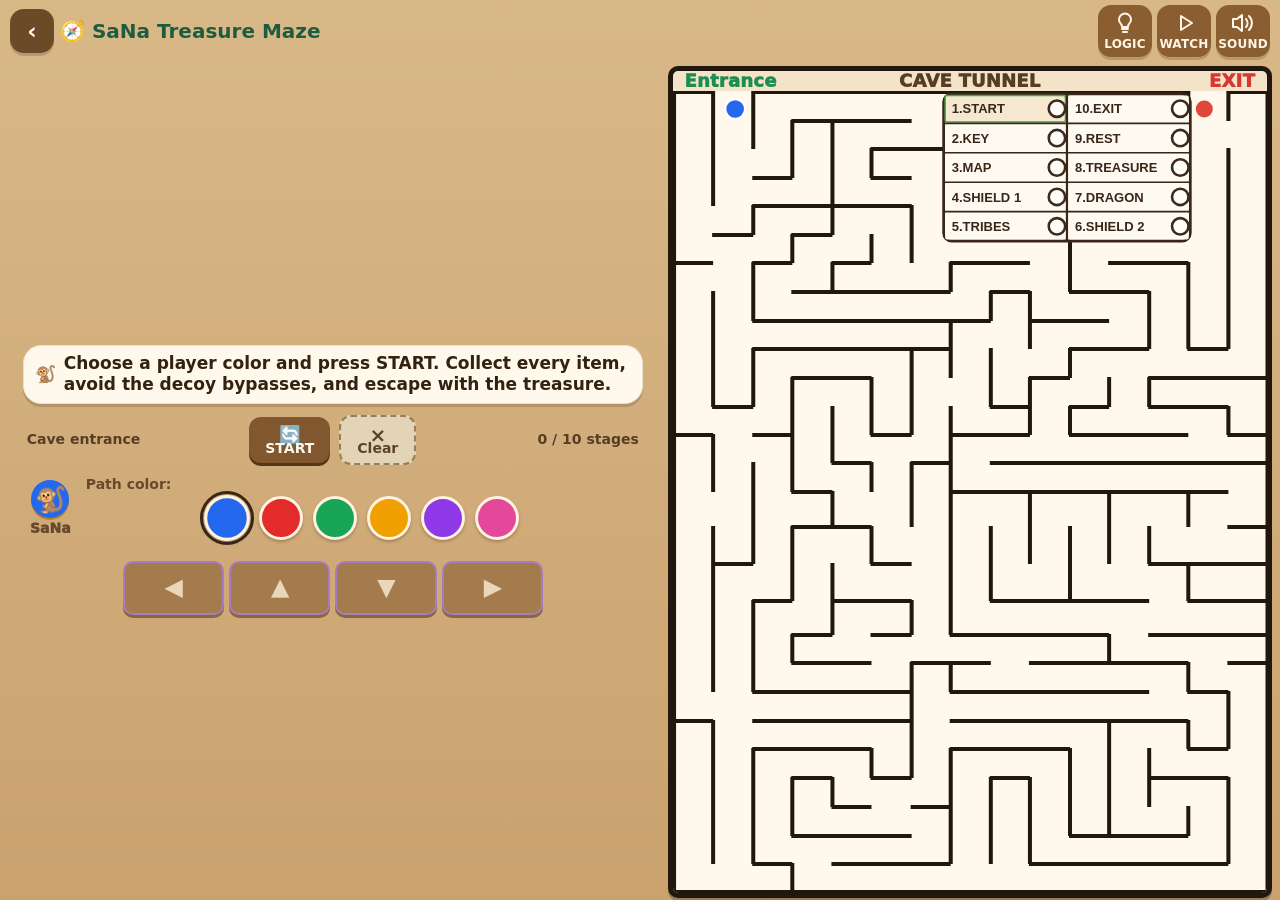
<file: cave-treasure-hunt.html>
<!doctype html>
<html lang="en">
<head>
<meta charset="utf-8">
<meta name="viewport" content="width=device-width,initial-scale=1,viewport-fit=cover">
<meta name="theme-color" content="#8b5cf6">
<title>Cave Treasure Hunt · MathMatrix Main</title>
<link rel="manifest" href="manifest.json">
<link rel="apple-touch-icon" href="icon-192.png">
<script>
(function(){
 const root=document.documentElement;
 function syncVisibleViewport(){
  const visual=window.visualViewport;
  const width=visual&&visual.width>0?visual.width:window.innerWidth;
  const height=visual&&visual.height>0?visual.height:window.innerHeight;
  root.style.setProperty('--sana-visible-width',width+'px');
  root.style.setProperty('--sana-visible-height',height+'px');
  return {width,height};
 }
 function applyPortraitLock(){
  const visible=syncVisibleViewport();
  const before=root.classList.contains('lockRotateCW')?'cw':root.classList.contains('lockRotateCCW')?'ccw':'';
  const touch=('ontouchstart' in window)||navigator.maxTouchPoints>0;
  const landscape=visible.width>visible.height;
  /* v219: free orientation - no page rotation; just flag a sideways screen. */
  const direction='';
  root.classList.remove('lockRotateCW','lockRotateCCW');
  root.classList.toggle('lsLayout',(touch||visible.width>=900)&&landscape);
  root.classList.toggle('desktopViewport',!touch&&visible.width>=900&&landscape);
  // Layout breakpoints follow the visible portrait height, including browser
  // chrome and insets that can make it shorter than the layout viewport.
  root.classList.toggle('sanaCompact',visible.height<=700);
  if(before!==direction||root.__lsPrev!==landscape){root.__lsPrev=landscape;window.dispatchEvent(new Event('sanaorientationchange'));}
 }
 applyPortraitLock();
 window.addEventListener('resize',applyPortraitLock);
 window.addEventListener('orientationchange',applyPortraitLock);
 screen.orientation?.addEventListener?.('change',applyPortraitLock);
 window.visualViewport?.addEventListener('resize',applyPortraitLock);
})();
</script>
<style>
:root{color-scheme:light;--bg1:#d9b888;--bg2:#c9a26e;--card:#fff8ec;--card-border:#c4a277;--brown:#4a331a;--brown-dark:#33220f;--green:#1e6b49;--red:#d92e2e;--gold:#fbbf24}
*{box-sizing:border-box}
html,body{width:100%;height:100%;margin:0;overflow:hidden;background:#090909;color:var(--brown-dark);font:14px/1.25 -apple-system,BlinkMacSystemFont,"Segoe UI",Roboto,sans-serif;overscroll-behavior:none}
button{font:inherit;touch-action:manipulation}
.app{width:min(100%,720px);height:100vh;max-height:100vh;height:100dvh;max-height:100dvh;height:var(--sana-visible-height,100vh);max-height:var(--sana-visible-height,100vh);margin:0 auto;padding:env(safe-area-inset-top) 5px env(safe-area-inset-bottom);background:linear-gradient(180deg,var(--bg1),var(--bg2));display:flex;flex-direction:column;gap:3px;overflow:hidden}
.bar{height:50px;min-height:50px;display:flex;align-items:center;gap:6px;padding:2px 2px 0}
.back-btn,.top-btn{border:0;color:#fff;background:#6b4a28;box-shadow:0 3px 0 rgba(51,34,15,.2);font-weight:850}
.back-btn{flex:0 0 44px;width:44px;height:44px;padding:0;border-radius:14px;font-size:23px}
.title{flex:1;min-width:0;overflow:hidden;color:#1f5c3f;font-size:clamp(14px,3.8vw,20px);font-weight:900;text-overflow:ellipsis;white-space:nowrap}
.top-actions{display:flex;flex:none;gap:5px}
.top-btn{display:flex;flex:0 0 43px;flex-direction:column;align-items:center;justify-content:center;gap:2px;width:43px;height:43px;padding:3px 1px;border-radius:13px;line-height:1;user-select:none;-webkit-user-select:none}
.top-icon{font-size:17px;line-height:1}.top-label{font-size:8px;font-weight:950;letter-spacing:.25px;line-height:1;text-transform:uppercase}
.logic-btn{background:linear-gradient(135deg,#7b5ae0,#9b7aff)}.watch-btn{background:linear-gradient(135deg,#2d6ca8,#4a90d9)}.watch-btn[aria-pressed="true"]{background:#1e8e5a}.sound-btn{background:#8a5e31}
.banner{min-height:53px;padding:7px 11px;border-radius:18px;background:var(--card);border:1px solid #efdfc3;box-shadow:0 3px 0 rgba(74,51,26,.22);font-size:clamp(13px,3.7vw,16px);font-weight:800;display:flex;align-items:center;gap:8px}
.banner-copy{min-width:0;line-height:1.25}.banner.pop{animation:sanaPop .24s ease-out}@keyframes sanaPop{0%{transform:scale(.98);opacity:.75}65%{transform:scale(1.012)}100%{transform:scale(1);opacity:1}}
.run-toolbar{height:42px;min-height:42px;display:grid;grid-template-columns:minmax(0,1fr) auto minmax(0,1fr);align-items:center;gap:5px;padding:0 4px;color:#583d25;font-weight:850;font-size:11px}.run-toolbar>span{min-width:0;overflow:hidden;text-overflow:ellipsis;white-space:nowrap}.run-progress{text-align:right}
.player-row{min-height:50px;display:flex;align-items:center;gap:7px;padding:0 2px}
.player-badge{width:51px;flex:0 0 51px;display:flex;flex-direction:column;align-items:center;justify-content:center;color:#68492c;font-size:9px;font-weight:900;line-height:1}
.player-face{width:38px;height:38px;border-radius:50%;background:#f2bd3e;display:grid;place-items:center;font-size:25px;box-shadow:0 2px 0 #bd8125;animation:sanaBob 3s ease-in-out infinite;transform-origin:50% 72%}
@keyframes sanaBob{0%,100%{transform:translateY(0)}50%{transform:translateY(-5px)}}
.player-name{margin-top:3px;font-size:9px;font-weight:950}
.palette-wrap{flex:1;min-width:0}.palette-label{display:block;margin:0 0 3px 3px;font-size:11px;font-weight:850;color:#68492c}
.palette{display:flex;align-items:center;justify-content:space-around;gap:4px}
.swatch{width:29px;height:29px;flex:0 0 29px;padding:0;border:3px solid #fff3df;border-radius:50%;box-shadow:0 2px 3px #67452866;background:var(--swatch)}
.swatch.selected{outline:3px solid #382719;outline-offset:1px;transform:scale(1.04)}.swatch:disabled{filter:grayscale(1);opacity:.32;box-shadow:none}
.actions{grid-column:2;height:38px;min-height:38px;display:flex;align-items:center;justify-content:center;gap:9px}
.action-btn{min-width:67px;height:36px;padding:2px 10px;border:0;border-radius:12px;background:#80572f;color:#fff8ea;box-shadow:0 3px 0 #53361e;font-weight:900;line-height:1}
.action-btn:disabled{opacity:.5}
#newRun{display:flex;flex-direction:column;align-items:center;justify-content:center;padding:0 10px}
#newRun .action-icon{line-height:16px}
#newRun .action-label{display:block;line-height:10px}
#clearTrail{display:flex;flex-direction:column;align-items:center;justify-content:center;padding:0 10px;background:#fff1d0;color:#382719;border:2px solid #80572f}
#clearTrail .action-icon{font-size:20px;line-height:16px}
#clearTrail .action-label{display:block;line-height:10px}
#clearTrail:active:not(:disabled){background:#f5d9a2;transform:translateY(2px);box-shadow:0 1px 0 #53361e}
#clearTrail:focus-visible{outline:3px solid #5b21b6;outline-offset:3px}
#clearTrail:disabled{opacity:1;background:#e4d4b7;color:#5a4329;border:2px dashed #987e59;box-shadow:none;cursor:not-allowed}
.action-icon{display:block;font-size:18px;line-height:1}.action-label{font-size:10px}
.board-wrap{position:relative;flex:1;min-height:0;display:flex;flex-direction:column;align-items:stretch;justify-content:center;border:5px solid #21170f;border-radius:10px;background:#f3e4c9;box-shadow:0 3px 0 rgba(33,23,15,.28);padding:0;overflow:hidden}.maze-labels{height:20px;min-height:20px;flex:0 0 20px;width:100%;display:grid;grid-template-columns:1fr auto 1fr;align-items:center;column-gap:8px;padding:0 12px;font-size:clamp(12px,3.4vw,18px);line-height:1;font-weight:950;letter-spacing:.2px;white-space:nowrap}.maze-labels span:nth-child(2){color:#583d25;text-align:center}.maze-labels span:first-child{color:#1f8d51;text-align:left}.maze-labels span:last-child{color:#d63832;text-align:right}
#maze{display:block;flex:1 1 0;width:100%;height:100%;min-height:0;max-width:none;align-self:center;touch-action:none;user-select:none;-webkit-user-select:none;overflow:visible}
.bottom{height:56px;min-height:56px;display:flex;align-items:center;justify-content:center;gap:0;padding:2px 0 3px}
.direction-row{width:min(100%,420px);flex:0 1 420px;display:grid;grid-template-columns:repeat(4,minmax(0,1fr));grid-template-rows:46px;gap:5px;justify-content:center;align-content:center}
.pad{border:2px solid #8b5cf6;border-radius:10px;background:#865a30;color:#fff8ea;font-size:22px;font-weight:950;box-shadow:0 3px 0 #57391f;touch-action:none;user-select:none;-webkit-user-select:none}.pad:active{transform:translateY(2px);box-shadow:0 1px 0 #57391f;background:#69421f}.pad:disabled{opacity:.58}


dialog:not([open]){display:none}dialog[open]{display:flex;flex-direction:column;width:min(calc(100% - 28px),520px);height:min(78dvh,620px);max-height:min(78dvh,620px);overflow:hidden;padding:0;border:1px solid #c4a277;border-radius:20px;background:#fff8ec;color:#33220f;box-shadow:0 16px 50px #0007}dialog::backdrop{background:#170e08a8}.dialog-head{flex:none;display:flex;justify-content:space-between;align-items:center;padding:14px 16px;background:#f2dfbd;font-weight:950}.dialog-close{border:0;border-radius:9px;background:#80572f;color:white;padding:5px 10px;font-weight:900}.dialog-body{flex:1;min-height:0;padding:12px 18px 18px;overflow:auto;line-height:1.45}.dialog-body ol,.dialog-body ul{padding-left:23px}.dialog-body li{margin:5px 0}.dialog-body h3{margin:14px 0 6px;color:#6c3b1c;font-size:15px}.logic-watch-note{padding:9px 11px;border-radius:12px;background:#f4e7d1;font-weight:800}.note-source{margin-top:14px;border:1px solid #d8bd95;border-radius:12px;background:#fff4e2}.note-source summary{padding:10px 12px;font-weight:900;cursor:pointer}.note-source pre{margin:0;padding:0 12px 12px;white-space:pre-wrap;overflow-wrap:anywhere;font:inherit;font-size:12px;line-height:1.38}
.sound-dialog[open]{position:fixed;inset:auto 0 env(safe-area-inset-bottom,0px);width:min(calc(100% - 28px),520px);height:auto;max-height:min(78dvh,620px);margin:0 auto;border:1px solid #c4a277;border-bottom:0;border-radius:20px 20px 0 0;background:#fff8ec;color:#33220f;box-shadow:0 -8px 28px #33220f52}.sound-dialog::backdrop{background:#170e08a8}.sound-body{padding-bottom:max(20px,env(safe-area-inset-bottom,0px))}.sound-options{display:flex;gap:10px;margin:14px 0}.sound-choice{flex:1;min-height:48px;border:2px solid #f59e0b;border-radius:11px;padding:9px 7px;color:#fbbf24;background:#3b248c;font-weight:900}.sound-choice:nth-child(2){border-color:#22c55e;color:#4ade80;background:#176b4a}.sound-choice.is-off,.sound-choice:disabled{border-color:#888;color:#777;background:#eee}.sound-note{color:#5b4630;font-size:12px!important;line-height:1.45}.sr-only{position:absolute;width:1px;height:1px;padding:0;margin:-1px;overflow:hidden;clip:rect(0,0,0,0);white-space:nowrap;border:0}
html.sanaCompact .app{gap:3px;padding-left:5px;padding-right:5px}html.sanaCompact .bar{height:45px;min-height:45px}html.sanaCompact .back-btn{width:37px;height:37px;flex-basis:37px}html.sanaCompact .top-btn{width:36px;height:36px;flex-basis:36px}html.sanaCompact .top-icon{font-size:15px}html.sanaCompact .top-label{font-size:7px}html.sanaCompact .banner{min-height:43px;padding:4px 8px;font-size:12px}html.sanaCompact .run-toolbar{height:36px;min-height:36px}html.sanaCompact .player-row{min-height:42px}html.sanaCompact .player-face{width:32px;height:32px;font-size:21px}html.sanaCompact .swatch{width:25px;height:25px;flex-basis:25px}html.sanaCompact .actions{height:34px;min-height:34px}html.sanaCompact .action-btn{height:30px}html.sanaCompact .maze-labels{height:16px;min-height:16px;flex-basis:16px}html.sanaCompact .bottom{height:50px;min-height:50px}html.sanaCompact .direction-row{grid-template-rows:40px}html.sanaCompact .pad{font-size:19px}

/* Match the live main puzzle's touch-only visual portrait lock. */
html.lockRotateCW,html.lockRotateCCW{position:fixed;width:100vh;width:100dvh;height:100vw;height:100dvw;overflow:hidden;transform-origin:top left}
html.lockRotateCW{left:100vw;left:100dvw;top:0;transform:rotate(90deg)}
html.lockRotateCCW{left:0;top:100vh;top:100dvh;transform:rotate(-90deg)}
html.lockRotateCW .app,html.lockRotateCCW .app{height:100vw;height:100dvw;max-height:100vw;max-height:100dvw;height:var(--sana-visible-width,100vw);max-height:var(--sana-visible-width,100vw)}
html.lockRotateCW .title,html.lockRotateCCW .title{font-size:clamp(14px,3.8dvh,20px)}
html.lockRotateCW .maze-labels,html.lockRotateCCW .maze-labels{font-size:clamp(12px,3.4dvh,18px)}
html.lockRotateCW:not(.sanaCompact) .banner,html.lockRotateCCW:not(.sanaCompact) .banner{font-size:clamp(13px,3.7dvh,16px)}
html.lockRotateCW .app{padding-top:env(safe-area-inset-right);padding-bottom:env(safe-area-inset-left)}
html.lockRotateCCW .app{padding-top:env(safe-area-inset-left);padding-bottom:env(safe-area-inset-right)}
/* Native modal dialogs live in the top layer, outside the root transform. */
html.lockRotateCW dialog[open],html.lockRotateCCW dialog[open]{position:fixed;inset:auto;left:50vw;left:50dvw;top:50vh;top:50dvh;margin:0;width:min(calc(100dvh - 28px),520px);height:min(78dvw,620px);max-height:min(78dvw,620px);transform-origin:top left}
html.lockRotateCW dialog[open]{transform:rotate(90deg) translate(-50%,-50%)}
html.lockRotateCCW dialog[open]{transform:rotate(-90deg) translate(-50%,-50%)}
html.lockRotateCW #soundDialog[open],html.lockRotateCCW #soundDialog[open]{height:auto}
html.lockRotateCW #soundDialog[open]{left:0;transform:rotate(90deg) translate(-50%,-100%)}
html.lockRotateCCW #soundDialog[open]{left:100vw;left:100dvw;transform:rotate(-90deg) translate(-50%,-100%)}
html.lockRotateCW .sound-body{padding-bottom:max(20px,env(safe-area-inset-left))}
html.lockRotateCCW .sound-body{padding-bottom:max(20px,env(safe-area-inset-right))}
@media(prefers-reduced-motion:reduce){.banner.pop,.player-face{animation:none}}

/* v219 · free orientation: sideways = text, controls and D-pad on the left; the maze keeps its true 593:802 shape on the right */
html.lsLayout{--lsAvail:calc(var(--sana-visible-height,100dvh) - 45px - env(safe-area-inset-top) - env(safe-area-inset-bottom) - 8px)}
html.lsLayout .app{width:100% !important;max-width:none !important;margin:0 !important;display:grid;
  grid-template-columns:minmax(0,1fr) auto;grid-template-rows:auto auto auto auto minmax(0,1fr);column-gap:10px;align-content:start;
  padding-left:max(8px,env(safe-area-inset-left));padding-right:max(8px,env(safe-area-inset-right))}
html.lsLayout .app > .bar{grid-column:1 / -1;grid-row:1}
html.lsLayout .app > #banner{grid-column:1;grid-row:2}
html.lsLayout .app > .run-toolbar{grid-column:1;grid-row:3}
html.lsLayout .app > .player-row{grid-column:1;grid-row:4}
html.lsLayout .app > .bottom{grid-column:1;grid-row:5;align-self:center;height:auto;min-height:0}
html.lsLayout .app > .direction-row{grid-row:5}
html.lsLayout .app > .board-wrap{grid-column:2;grid-row:2 / 6;flex:none;height:var(--lsAvail);
  width:calc((var(--lsAvail) - 10px - 18px) * .7394 + 10px)}
html.lsLayout .direction-row{grid-template-rows:clamp(38px,11vh,54px)}
html.lsLayout .maze-labels{font-size:clamp(9px,calc(var(--lsAvail) * .034),18px) !important}
#stageTracker text{font-size:13px}
</style>
<link rel="stylesheet" href="ui-tuning.css">
</head>
<body>
<main class="app" aria-label="SaNa Treasure Hunt fixed cave maze">
  <header class="bar">
    <button class="back-btn" type="button" id="backToMain" aria-label="Back to puzzles">‹</button>
    <h1 class="title">🧭 SaNa Treasure Maze</h1>
    <div class="top-actions" aria-label="Game tools">
      <button class="top-btn logic-btn" id="logicButton" type="button" aria-label="Game logic"><span class="top-icon">💡</span><span class="top-label">Logic</span></button>
      <button class="top-btn watch-btn" id="watchButton" type="button" aria-label="Watch SaNa travel the cave route" aria-pressed="false"><span class="top-icon">▶️</span><span class="top-label">Watch</span></button>
      <button class="top-btn sound-btn" id="soundButton" type="button" aria-label="Sound and music settings" aria-haspopup="dialog" aria-pressed="true"><span class="top-icon">🔊</span><span class="top-label">Sound</span></button>
    </div>
  </header>
  <div class="banner" id="banner" role="status" aria-live="polite"><span aria-hidden="true">🐒</span><span class="banner-copy" id="bannerText">Choose a player color and press START. Collect every item, avoid the decoy bypasses, and escape with the treasure.</span></div>
  <div class="run-toolbar" role="group" aria-label="Maze status and controls">
    <span class="run-location" id="location">Cave passage</span>
    <div class="actions" aria-label="Maze controls">
      <button class="action-btn" id="newRun" type="button"><span class="action-icon" aria-hidden="true">🔄</span><span class="action-label">START</span></button>
      <button class="action-btn" id="clearTrail" type="button" title="Clear this run and return SaNa to Start" disabled><span class="action-icon" aria-hidden="true">×</span><span class="action-label">Clear</span></button>
    </div>
    <span class="run-progress" id="progress">0 / 10 stages</span>
  </div>
  <section class="player-row" aria-label="Choose a player path color">
    <div class="player-badge"><span class="player-face" id="playerFace" aria-hidden="true">🐒</span><span class="player-name">SaNa</span></div>
    <div class="palette-wrap"><span class="palette-label">Path color:</span><div class="palette" id="palette" role="radiogroup" aria-label="Player path color">
      <button class="swatch selected" type="button" data-color="#2468ee" style="--swatch:#2468ee" role="radio" aria-checked="true" aria-label="Blue player" title="Blue player"></button>
      <button class="swatch" type="button" data-color="#e32b2b" style="--swatch:#e32b2b" role="radio" aria-checked="false" aria-label="Red player" title="Red player"></button>
      <button class="swatch" type="button" data-color="#18a558" style="--swatch:#18a558" role="radio" aria-checked="false" aria-label="Green player" title="Green player"></button>
      <button class="swatch" type="button" data-color="#f0a000" style="--swatch:#f0a000" role="radio" aria-checked="false" aria-label="Orange player" title="Orange player"></button>
      <button class="swatch" type="button" data-color="#8e38e8" style="--swatch:#8e38e8" role="radio" aria-checked="false" aria-label="Purple player" title="Purple player"></button>
      <button class="swatch" type="button" data-color="#e3489a" style="--swatch:#e3489a" role="radio" aria-checked="false" aria-label="Pink player" title="Pink player"></button>
    </div></div>
  </section>

  <div class="board-wrap"><div class="maze-labels" role="group" aria-label="Cave tunnel entrance and exit"><span>Entrance</span><span>CAVE TUNNEL</span><span>EXIT</span></div><svg id="maze" viewBox="0 0 593 802" preserveAspectRatio="none" role="group" aria-label="A fixed cave tunnel maze. Checkpoints are hidden during normal play. Use the direction buttons, drag SaNa, or use keyboard arrows to follow corridor centers."></svg></div>
  <footer class="bottom">
    <div class="direction-row" role="group" aria-label="Directional controls">
      <button class="pad" data-dir="left" type="button" aria-label="Move left">◀</button>
      <button class="pad" data-dir="up" type="button" aria-label="Move up">▲</button>
      <button class="pad" data-dir="down" type="button" aria-label="Move down">▼</button>
      <button class="pad" data-dir="right" type="button" aria-label="Move right">▶</button>
    </div>
  </footer>
  <div id="liveMessage" class="sr-only" aria-live="polite"></div>
</main>
<dialog id="logicDialog" aria-labelledby="logicTitle">
  <div class="dialog-head"><span id="logicTitle">🗺️ Cave maze cheat sheet</span><button class="dialog-close" id="closeLogic" type="button">Close</button></div>
  <div class="dialog-body">
    <p>This is one fixed maze. Cross the hidden checkpoints in order. SaNa speaks when the ball reaches each one, and the ten circles in the tracker above the maze fill as you complete each stage.</p>
    <h3>Required route</h3>
    <ol>
      <li>Enter the cave and collect the <strong>key</strong>.</li>
      <li>Use the key to open the Map locker; collect and read the <strong>map</strong>.</li>
      <li>Collect the <strong>leaf shield</strong>, then pass the tribals safely.</li>
      <li>Collect the <strong>metal mesh</strong> and use it to control the dragon.</li>
      <li>Collect the <strong>treasure</strong>, rest in the Rest Room, then reach the cave exit.</li>
    </ol>
    <h3>Room checkpoints and decoy crossings</h3>
    <p>The letters K, M, S1, TRI, S2, DRG, TRE and RES mark the real rooms on your Paint draft. Its eight DC paths bypass those rooms. Room locations remain hidden during play. The pink route in Watch is the intended route; it stays hidden during normal play.</p>
    <ul>
      <li>Bypass 2 halts SaNa until Key; 3 until Map; 8 until Treasure; and 9 until SaNa finishes resting. The Leaf and Metal Mesh decoys stay open and lead to the Tribes or Dragon consequences. If one blocks, turn back, enter its named room, then return to the crossing. The ball and completed stages stay where they are.</li>
      <li>At the Tribes room or its decoy (5), no Shield 1 (plant leaf shield) means SaNa is pushed back to the cave entrance and the attempt's path, items and stages are cleared. The same color may try again. With Shield 1, decoy 5 blocks movement with a red X: turn back and cross the actual Tribes path using the shield. Only that proper crossing completes Tribes.</li>
      <li>At the Dragon room or its decoy (7), no Shield 2 (metal mesh) means SaNa is caught and that player color is retired. With Shield 2, decoy 7 blocks movement with a red X: turn back and use the mesh on the actual Dragon path. The pawn, color and collected shield remain available for this recovery. Only controlling the Dragon completes its stage and opens the way to the treasure.</li>
      <li>Take the Treasure before the Rest Room. Rest for three seconds; if the exit is reached while tired, return to Rest before continuing.</li>
    </ul>
    <p class="logic-watch-note">▶️ Watch moves SaNa from the cave entrance through all ten checkpoints to the exit. It uses the same item, danger, rest and gate rules as manual play, fills the ten tracker circles above the maze, and pauses at each message. Watch restarts from the cave entrance without an extra confirmation. Clear stops an active Watch or resets its completed route, returning the selected-color pawn to Start for manual play. START also begins a fresh attempt immediately without a confirmation popup.</p>
    <h3>Move SaNa</h3>
    <ul><li>Press and hold one direction button to move straight up, down, left or right. Release at a turn, then choose the next direction.</li><li>Slide SaNa along the tunnel or use the keyboard arrow keys. Movement follows the tunnel center.</li><li>Keep one continuous line. To go back, follow the line from SaNa in reverse order; each step removes that part of the trail. You cannot cross an older line or jump to another part of it at an intersection.</li><li><strong>Clear</strong> returns SaNa to Start with the same player color and clears the trail, collected items and checkpoint progress. Start remains marked and a fresh attempt can begin immediately.</li></ul>
    <details class="note-source"><summary>Original design note · 220626-sana-cave-maze-notes.md (v58 rules above take precedence)</summary><pre>SaNa&#x27;s Treasure Hunt Cave Maze 

Rules: Image below as a interactive play concept Choose color of drag ball means one color is one person with SaNa  who try to collect tresure box, 

A. SaNa to enter cave by pressing by New  start After The selected choose color drag ball and same ready to drag forward  by either finger or d pad, 

B.Proceed to collect key and proceed to open map locker

 If not collected the key bypass the decoy path Then the drag ball halt unable to move further and drag ball turn red  X  And SaNa bubble express go back and Collect Key and go  further for get map in locker

C.After got the Map it will brief further steps to go and instruct to take  plant leaf Shields for  to  hide and  escape from tribals , And take metal mesh shield to knot the dragon and escape from that,

D. Proceed  further to get plant leaf Shield , and proceed to cross over tribals area  by hiding with plant leaf Shield.

If by pass the collecting plant leaf Shield and while crossing decoy path lead to tribals are kick out you to cave entrance the drag ball and path lapsed immediately from puzzle,  Need again start to hunt from beginning.

E .After sucessful escaped from  tribals proceed further to collect  metal mesh  shield to knot the killer dragon and cross it area safely , and go further to get treasure box.

If bypassed shield room to get the metal mesh  shield lead to dragon killed you while cross the decoy paths and  drag ball path are lapsed out from puzzle you never play again with same color drag ball  which choosed from beginning of the game , 

If collected  mesh Shield but not  knot the dragon by bypass the decoy path dragon will killed you and paths and drag ball lapsed out from puzzle not able to re play with same color drag ball,

 F. After successfully crossed the dragon proceed to go treasure box  and  get tresure box safely ,
 
If by pass the decoy path and  missed to collect  the treasure box the drag ball turned red X and not move further and need back to go to collect tresure box ,

G. After successfully collected tresure box proceed to go rest room to relax some seconds (times) and proceed to go out exit ,

If by pass the rest room by decoy path you will felt fatigue and the drag ball turn red X and not move further and must to go back  rest room and take relax  to proceed further to go exit to finish the game successful, 


 

</pre></details>
  </div>
</dialog>
<dialog id="soundDialog" aria-labelledby="soundTitle">
  <div class="dialog-head"><span id="soundTitle">🔊 Sound &amp; Music</span><button class="dialog-close" id="soundClose" type="button">Close</button></div>
  <div class="dialog-body sound-body">
    <p>Choose how SaNa’s cave sounds.</p>
    <div class="sound-options">
      <button class="sound-choice" id="soundMaster" type="button" aria-pressed="true">🔊 Sound: ON</button>
      <button class="sound-choice" id="musicToggle" type="button" aria-pressed="true">🎵 Music: ON</button>
    </div>
    <p class="sound-note"><strong>Sound</strong> is the master switch for cave effects and background music. Turning it OFF stops both. <strong>Music</strong> controls only the background tune; turning it OFF leaves cave effects on.</p>
  </div>
</dialog>
<script>
(function(){
'use strict';
var W=593,H=802,MAP='[data-uri]',COLLISION_MAP='[data-uri]';
var BGM_URL='./bgm-beyond-stone-gate.mp3';
var START={x:62,y:18},FINISH={x:530,y:18},BALL_R=4,STEP=1;var TRACKER_BOUNDS={x:270,y:3,w:246,h:147},TRACKER_CLEARANCE=11.25;
var laneGrid=null,laneHeading=null;
var dragFineControl=false,DRAG_FINE_STEP=6;
var COLORS=['#2468ee','#e32b2b','#18a558','#f0a000','#8e38e8','#e3489a'];
// Corridor boundaries measured from the Paint draft; the center rooms are taller.
var LANE_ROW_BOUNDS=[0.0,28.71794871794872,57.43589743589744,86.15384615384616,113.84615384615384,142.56410256410257,171.28205128205127,200.0,228.71794871794873,257.43589743589746,286.15384615384613,314.87179487179486,342.56410256410254,371.28205128205127,400.0,434.87179487179486,471.79487179487177,508.71794871794873,542.5641025641025,571.2820512820513,600.0,628.7179487179487,657.4358974358975,686.1538461538462,714.8717948717949,743.5897435897435,772.3076923076923,800.0];
var STAGES=[
 {id:'start',label:'Cave start',icon:'🚪',color:'#49a747',dotColor:'#2eaf62',badge:'START',point:null},
 {id:'key',label:'Key',icon:'🗝️',color:'#ad45b6',dotColor:'#9b59b6',badge:'KEY',point:{x:177.6,y:162}},
 {id:'map',label:'Map',icon:'🗺️',color:'#26b94c',dotColor:'#16a085',badge:'MAP',point:{x:138.13333333333333,y:385.64102564102564}},
 {id:'leaf',label:'Leaf shield',icon:'🍃',color:'#28aa66',dotColor:'#84b547',badge:'SHIELD 1',point:{x:138.13333333333333,y:525.6410256410256}},
 {id:'tribes',label:'Tribals',icon:'🛡️',color:'#e33b3b',dotColor:'#e74c3c',badge:'TRIBES',point:{x:98.66666666666667,y:757.9487179487179}},
 {id:'mesh',label:'Metal mesh',icon:'🕸️',color:'#13a9c9',dotColor:'#00a6d6',badge:'SHIELD 2',point:{x:453.8666666666667,y:729.2307692307693}},
 {id:'dragon',label:'Dragon',icon:'🐉',color:'#d92732',dotColor:'#e67e22',badge:'DRAGON',point:{x:414.4,y:490.2564102564103}},
 {id:'treasure',label:'Treasure',icon:'💎',color:'#16a7d0',dotColor:'#d4a017',badge:'TREASURE',point:{x:374.93333333333334,y:300.5128205128205}},
 {id:'rest',label:'Rest',icon:'🛏️',color:'#18acd0',dotColor:'#3498db',badge:'REST',point:{x:493.3333333333333,y:214.35897435897436}},
 {id:'exit',label:'Exit passage',icon:'🏁',color:'#3c9be8',dotColor:'#ec4899',badge:'EXIT',point:{x:530,y:162}}
];
var BYPASS_GATES=[{"number":2,"room":"Key Room","point":{"x":296.0,"y":162},"radius":5,"forward":{"x":1,"y":0},"needs":"key"},{"number":3,"room":"Map Room","point":{"x":217.06666666666666,"y":385.64102564102564},"radius":5,"forward":{"x":0,"y":1},"needs":"map"},{"number":8,"room":"Treasure Room","point":{"x":453.8666666666667,"y":300.5128205128205},"radius":5,"forward":{"x":0,"y":-1},"needs":"treasure"},{"number":9,"room":"Rest Room","point":{"x":572.2666666666667,"y":214.35897435897436},"radius":5,"forward":{"x":0,"y":-1},"needs":"rest"}];
var TRACKER_COLUMNS=[[{id:'start',label:'1.START'},{id:'key',label:'2.KEY'},{id:'map',label:'3.MAP'},{id:'leaf',label:'4.SHIELD 1'},{id:'tribes',label:'5.TRIBES'}],[{id:'exit',label:'10.EXIT'},{id:'rest',label:'9.REST'},{id:'treasure',label:'8.TREASURE'},{id:'dragon',label:'7.DRAGON'},{id:'mesh',label:'6.SHIELD 2'}]];
var WATCH_SOLUTION=[["down",53.794871794871796],["right",36.66666666666667],["up",53.794871794871796],["right",157.86666666666667],["down",25.07692307692308],["left",78.93333333333337],["down",56.92307692307692],["right",78.93333333333337],["down",85.64102564102564],["left",39.4666666666667],["up",57.43589743589743],["left",39.46666666666667],["down",33.794871794871796],["left",39.46666666666667],["down",23.641025641025635],["left",39.466666666666654],["down",28.71794871794873],["right",197.33333333333331],["up",28.71794871794873],["right",78.93333333333334],["down",28.71794871794873],["right",78.93333333333334],["down",28.71794871794873],["left",78.93333333333334],["down",28.71794871794873],["left",39.4666666666667],["up",28.71794871794873],["left",39.46666666666664],["down",57.4358974358974],["left",39.46666666666664],["down",56.41025641025641],["left",78.93333333333337],["up",56.41025641025641],["left",39.46666666666667],["down",85.12820512820514],["right",39.46666666666667],["down",31.794871794871824],["right",39.46666666666667],["down",35.897435897435855],["right",39.4666666666667],["down",36.92307692307696],["left",78.93333333333337],["up",36.92307692307696],["left",39.46666666666667],["down",72.30769230769232],["left",39.466666666666654],["down",60.0],["right",118.39999999999999],["up",28.71794871794873],["right",118.39999999999998],["down",28.71794871794873],["right",157.86666666666667],["down",28.71794871794873],["left",236.79999999999995],["down",86.15384615384619],["left",78.93333333333337],["up",28.71794871794873],["left",78.93333333333332],["down",86.15384615384608],["right",39.466666666666654],["down",28.20512820512829],["right",157.86666666666667],["up",114.35897435897436],["right",78.93333333333334],["down",86.15384615384608],["right",155.06666666666666],["up",57.435897435897346],["left",36.666666666666686],["down",28.71794871794873],["left",39.46666666666664],["up",86.15384615384619],["right",39.46666666666664],["down",28.71794871794873],["right",78.93333333333334],["up",86.15384615384619],["left",42.26666666666665],["up",28.71794871794873],["left",76.13333333333333],["up",31.28205128205127],["left",157.86666666666667],["up",108.20512820512818],["right",39.46666666666664],["down",72.82051282051282],["right",39.4666666666667],["up",72.82051282051282],["right",39.46666666666664],["down",72.82051282051282],["right",39.4666666666667],["up",72.82051282051282],["right",39.46666666666664],["down",35.897435897435855],["right",36.666666666666686],["up",35.897435897435855],["right",42.26666666666665],["up",31.794871794871824],["left",276.26666666666665],["up",28.71794871794873],["right",78.93333333333334],["up",56.41025641025641],["right",39.46666666666664],["up",28.717948717948673],["right",78.93333333333334],["up",86.15384615384619],["left",78.93333333333334],["up",23.641025641025635],["right",115.60000000000002],["up",144.0]];
var MESSAGES={
 start:'SaNa enters the cave. Find the hidden Key checkpoint first.',
 key:'🗝️ Key collected! Take it to unlock the Map locker.',
 map:'🗺️ Map unlocked! The leaf shield protects from tribals; metal mesh controls the dragon.',
 leaf:'🍃 Leaf shield collected. Use it to pass the tribals safely.',
 tribes:'🛡️ Safe passage! The leaf shield hid SaNa from the tribals.',
 mesh:'🕸️ Metal mesh collected. Carry it to the dragon.',
 dragon:'🐉 Dragon controlled! The mesh holds it safely. Continue to the treasure.',
 treasure:'💎 Treasure collected! Find the Rest checkpoint before the exit.',
 exit:'🏁 Exit passage reached. Keep following the tunnel to the cave opening.'
};
var swatches=document.querySelectorAll('.swatch');
var svg=document.getElementById('maze'),banner=document.getElementById('banner'),bannerText=document.getElementById('bannerText'),live=document.getElementById('liveMessage');
function readSoundPreference(key){try{return localStorage.getItem(key);}catch(e){return null;}}function writeSoundPreference(key,value){try{localStorage.setItem(key,value);}catch(e){}}
var art=new Image(),maskCanvas=document.createElement('canvas'),maskCtx=maskCanvas.getContext('2d',{willReadFrequently:true}),wallData=null,selectedColor=COLORS[0],retired={},restTimer=null,holdTimer=null,dragging=false,dragPointer=null,dragLast=null,dragOffset={x:0,y:0},dragBlockedAxis=null,dragBlockedGap=0,dragAxis=null,dragTurn=0,dragPendingX=0,dragPendingY=0,dragRemainder=0,dragRetracing=false,dragRetraceForward=0,dragDirectionIntent=0,watchActive=false,watchTrail=false,watchDriving=false,watchRoute=null,watchSegment=0,watchFrame=0,watchLastFrame=0,watchCarry=0,watchPauseUntil=0,soundOn=readSoundPreference('mmSound')!=='off',musicOn=readSoundPreference('mmMusic')!=='off',lastWallMessage=0,wallBlockMessage='A cave wall blocks that way. Follow the open tunnel.';
let bgmBuffer=null,bgmSource=null,bgmGain=null,bgmLoading=null,bgmGeneration=0,bgmUnlocked=false;
var stageTrailMarks=[],pendingStageMark=null;
var stageToast=null,stageToastTimer=null;var state=freshState();
function freshState(){stageTrailMarks=[];pendingStageMark=null;laneHeading=null;stopDrag();clearStageToast();return{pos:{x:START.x,y:START.y},trail:[{x:START.x,y:START.y}],done:{},items:{},mode:'ready',color:selectedColor,redX:false,resting:false,restLeft:3,fatigue:false,guide:false,warped:false,message:'Choose a player color and press START. Collect every item, avoid the decoy bypasses, and escape.'};}
function clearStageToast(){if(stageToastTimer){clearTimeout(stageToastTimer);stageToastTimer=null;}stageToast=null;}
function showStageToast(id){var stage=null;for(var i=0;i<STAGES.length;i++)if(STAGES[i].id===id){stage=STAGES[i];break;}if(!stage)return;if(stageToastTimer)clearTimeout(stageToastTimer);var toast={id:id,icon:stage.icon,badge:stage.badge,dotColor:stage.dotColor,x:state.pos.x,y:state.pos.y,startedAt:performance.now()};stageToast=toast;stageToastTimer=setTimeout(function(){if(stageToast===toast){stageToast=null;render();}stageToastTimer=null;},1450);}function say(text){state.message=text;bannerText.textContent=text;live.textContent=text;banner.classList.remove('pop');void banner.offsetWidth;banner.classList.add('pop');if(soundOn)beep(text.indexOf('❌')>=0?190:600);}
function ensureSanaAudio(){
 try{
  const AudioContextClass=window.AudioContext||window.webkitAudioContext;
  if(!AudioContextClass)return null;
  const context=window.__sanaAudio||(window.__sanaAudio=new AudioContextClass());
  if(context.state==='suspended')context.resume().catch(()=>{});
  if(!window.__sanaAudioUnlocked){
   const silent=context.createBufferSource();silent.buffer=context.createBuffer(1,1,22050);
   silent.connect(context.destination);silent.onended=()=>silent.disconnect();silent.start(0);window.__sanaAudioUnlocked=true;
  }
  return context;
 }catch(error){return null;}
}
function beep(freq){
 try{
  const context=ensureSanaAudio();if(!context)return;
  const oscillator=context.createOscillator(),gain=context.createGain();
  oscillator.type='sine';oscillator.frequency.value=freq;gain.gain.value=.035;
  oscillator.connect(gain);gain.connect(context.destination);oscillator.start();
  gain.gain.exponentialRampToValueAtTime(.001,context.currentTime+.11);
  oscillator.onended=()=>{oscillator.disconnect();gain.disconnect();};oscillator.stop(context.currentTime+.12);
 }catch(error){}
}
async function startBackgroundMusic(){
 if(!soundOn||!musicOn||document.hidden)return;
 bgmUnlocked=true;
 const context=ensureSanaAudio();if(!context)return;
 const generation=bgmGeneration;
 try{
  if(context.state==='suspended')await context.resume();
  if(!bgmBuffer){
   if(!bgmLoading){
    bgmLoading=fetch(BGM_URL).then(response=>{if(!response.ok)throw new Error('Background music request failed.');return response.arrayBuffer();}).then(bytes=>context.decodeAudioData(bytes)).then(buffer=>{bgmBuffer=buffer;return buffer;}).finally(()=>{bgmLoading=null;});
   }
   await bgmLoading;
  }
  // An OFF/hidden event must also cancel startup while decoding is pending.
  if(generation!==bgmGeneration||!soundOn||!musicOn||document.hidden||bgmSource||context!==window.__sanaAudio)return;
  const source=context.createBufferSource(),gain=context.createGain();
  source.buffer=bgmBuffer;source.loop=true;gain.gain.value=.22;
  source.connect(gain);gain.connect(context.destination);bgmSource=source;bgmGain=gain;
  source.onended=()=>{if(bgmSource===source){bgmSource=null;bgmGain=null;}source.disconnect();gain.disconnect();};
  source.start(0);
 }catch(error){stopBackgroundMusic();}
}
function stopBackgroundMusic(){
 bgmGeneration++;
 const source=bgmSource,gain=bgmGain;bgmSource=null;bgmGain=null;
 if(source){source.onended=null;try{source.stop();}catch(error){}try{source.disconnect();}catch(error){}}
 if(gain){try{gain.disconnect();}catch(error){}}
}
function dist(a,b){var dx=a.x-b.x,dy=a.y-b.y;return Math.sqrt(dx*dx+dy*dy);}
function stageDone(id){return !!state.done[id];}
function setDone(id,showToast){if(state.done[id])return;state.done[id]=true;if(showToast!==false)showStageToast(id);}
function nextStage(){for(var i=0;i<STAGES.length;i++)if(!stageDone(STAGES[i].id))return STAGES[i];return null;}
function trackerCollision(x,y){var b=TRACKER_BOUNDS,nx=Math.max(b.x,Math.min(x,b.x+b.w)),ny=Math.max(b.y,Math.min(y,b.y+b.h)),dx=x-nx,dy=y-ny;return dx*dx+dy*dy<=TRACKER_CLEARANCE*TRACKER_CLEARANCE;}function standable(x,y){if(trackerCollision(x,y))return false;if(!wallData)return true;if(x<BALL_R+1||y<BALL_R+1||x>W-BALL_R-1||y>H-BALL_R-1)return false;var r=BALL_R+1,pts=[[0,0],[r,0],[-r,0],[0,r],[0,-r],[r*.7,r*.7],[-r*.7,r*.7],[r*.7,-r*.7],[-r*.7,-r*.7]];for(var i=0;i<pts.length;i++){var px=Math.floor(x+pts[i][0]),py=Math.floor(y+pts[i][1]);if(px<0||py<0||px>=W||py>=H)return false;var at=(py*W+px)*4;if(wallData.data[at]<135)return false;}return true;}
function segmentDistance(p,a,b){var dx=b.x-a.x,dy=b.y-a.y,l=dx*dx+dy*dy;if(!l)return dist(p,a);var t=((p.x-a.x)*dx+(p.y-a.y)*dy)/l;t=Math.max(0,Math.min(1,t));return dist(p,{x:a.x+t*dx,y:a.y+t*dy});}
function block(text){state.redX=true;say('❌ '+text);render();return false;}
function fatal(text){stopDrag();if(restTimer){clearInterval(restTimer);restTimer=null;}state.resting=false;retired[state.color]=true;state.mode='lost';state.pos={x:START.x,y:START.y};state.trail=[];state.items={};state.done={};stageTrailMarks=[];pendingStageMark=null;state.redX=true;state.fatigue=false;say('❌ '+text+' This color is retired. Choose another player color to try again.');render();}
function resetAfterTribes(){if(restTimer){clearInterval(restTimer);restTimer=null;}var color=state.color;state=freshState();state.mode='playing';state.color=color;state.warped=true;setDone('start');say('⚠️ The Tribes spotted SaNa and pushed this run back to the cave entrance. Items, stages and path are cleared; this color can try again. Collect Shield 1 (plant leaf shield), then cross the Tribes path.');render();}
function bypassReady(g){if(g.needs==='key')return !!state.items.key;if(g.needs==='map')return !!state.items.map;if(g.needs==='leaf')return !!state.items.leaf;if(g.needs==='mesh')return !!state.items.mesh;if(g.needs==='treasure')return !!state.items.treasure;if(g.needs==='rest')return !!state.items.rested;return false;}
function crossBypassGate(from,to){var dx=to.x-from.x,dy=to.y-from.y;for(var i=0;i<BYPASS_GATES.length;i++){var g=BYPASS_GATES[i];if(bypassReady(g))continue;if(dx*g.forward.x+dy*g.forward.y<=0)continue;if(segmentDistance(g.point,from,to)<=g.radius){if(g.needs==='rest')state.fatigue=true;return block('Decoy bypass '+g.number+' is blocked. Turn back to the '+g.room+' and complete it before continuing.');}}return true;}
function crossDragonBypass(from,to){if(state.items.dragonSafe)return true;if(segmentDistance({x:493.3333333333333,y:490.2564102564103},from,to)<=9){if(state.items.mesh)return block('Dragon decoy 7 is blocked. Go back and control the Dragon with Shield 2 (metal mesh) before continuing.');fatal('The dragon catches SaNa without Shield 2 (metal mesh) on the decoy path.');return false;}return true;}
function complete(id){if(stageDone(id))return true;
 if(id==='key'){state.items.key=true;setDone(id);say(MESSAGES.key);return true;}
 if(id==='map'){if(!state.items.key)return block('The Map locker is locked. Turn back and collect the Key.');state.items.map=true;setDone(id);say(MESSAGES.map);return true;}
 if(id==='leaf'){if(!state.items.map)return block('The Map clue is needed first. Find and read the Map.');state.items.leaf=true;setDone(id);say(MESSAGES.leaf);return true;}
 if(id==='tribes'){if(!state.items.leaf){resetAfterTribes();return false;}state.items.tribesSafe=true;setDone(id);say(MESSAGES.tribes);return true;}
 if(id==='mesh'){if(!state.items.tribesSafe)return block('Pass the tribals safely with the leaf shield before taking the metal mesh.');state.items.mesh=true;setDone(id);say(MESSAGES.mesh);return true;}
 if(id==='dragon'){if(!state.items.mesh){fatal('The dragon catches SaNa without the metal mesh.');return false;}state.items.dragonSafe=true;setDone(id);say(MESSAGES.dragon);return true;}
 if(id==='treasure'){if(!state.items.dragonSafe){if(state.items.mesh)return block('Go back and control the Dragon with Shield 2 (metal mesh) before collecting the treasure.');fatal('The dragon catches SaNa without Shield 2 (metal mesh) before the treasure.');return false;}state.items.treasure=true;setDone(id);say(MESSAGES.treasure);return true;}
 if(id==='rest'){if(!state.items.treasure)return block('The Rest Room is beyond the treasure. Collect the box first.');if(state.items.rested){setDone(id);return true;}startRest();return true;}
 if(id==='exit'){if(!state.items.treasure)return block('The exit stays shut until SaNa collects the Treasure Box.');if(!state.items.rested){state.fatigue=true;return block('SaNa is exhausted. Turn back to the Rest checkpoint and rest for three seconds.');}setDone(id);say(MESSAGES.exit);return true;}
 if(id==='start'){setDone(id);say(MESSAGES.start);return true;}return true;
}
function startRest(){if(state.resting)return;state.resting=true;state.restLeft=3;showStageToast('rest');say('🥤 SaNa is drinking water and resting. Stay here for 3 seconds.');render();restTimer=setInterval(function(){state.restLeft=Math.max(0,state.restLeft-1);if(state.restLeft<=0){clearInterval(restTimer);restTimer=null;state.resting=false;state.items.rested=true;setDone('rest',false);if(watchActive)watchPauseUntil=performance.now()+850;say('✅ Rest complete! SaNa is refreshed and ready for the cave exit.');}else{say('🥤 SaNa is resting… '+state.restLeft+' seconds left.');}render();},1000);}
function checkFinish(from){if(dist(state.pos,FINISH)>.00001)return true;var reason=!state.items.treasure?'The cave exit is locked. Find the Treasure checkpoint first.':!state.items.rested?'SaNa is too tired to escape. Go back to the Rest checkpoint.':!stageDone('exit')?'Follow the hidden Exit checkpoint before reaching the cave opening.':'';if(reason){state.pos=from;if(state.trail.length>1)state.trail.pop();state.fatigue=!state.items.rested;block(reason);return false;}state.mode='won';state.redX=false;say('🎉 Wonderful! SaNa escaped the cave with the treasure!');render();return false;}
function checkpointSnapshot(){return{done:Object.assign({},state.done),items:Object.assign({},state.items),fatigue:state.fatigue,restLeft:state.restLeft};}
function undoErasedCheckpoints(){
 var changed=false;
 while(stageTrailMarks.length){
  var mark=stageTrailMarks[stageTrailMarks.length-1],end=state.trail.length-1;
  if(end>mark.index||end===mark.index&&dist(state.trail[end],mark.point)<=.000001)break;
  stageTrailMarks.pop();state.done=Object.assign({},mark.before.done);state.items=Object.assign({},mark.before.items);
  state.fatigue=mark.before.fatigue;state.restLeft=mark.before.restLeft;state.resting=false;changed=true;
 }
 if(changed){
  if(restTimer){clearInterval(restTimer);restTimer=null;}
  clearStageToast();var next=nextStage();
  say(next?'↩ Path backtracked. Cross the '+next.label+' checkpoint again.':'↩ Path backtracked. Keep following the tunnel.');
 }
 return changed;
}
function crossStages(from,to){
 for(var i=1;i<STAGES.length;i++){
  var stage=STAGES[i];if(stageDone(stage.id)||!stage.point)continue;
  var alternate=stage.id==='tribes'?{x:177.6,y:757.9487179487179}:null;
  const atTribesDecoy=alternate&&segmentDistance(alternate,from,to)<=9;
  if(atTribesDecoy&&state.items.leaf)return block('Tribes decoy 5 is blocked. Go back and cross the Tribes path properly using Shield 1 (plant leaf shield).');
  if(segmentDistance(stage.point,from,to)<=9||atTribesDecoy){
   var old={x:state.pos.x,y:state.pos.y},before=checkpointSnapshot();state.pos={x:to.x,y:to.y};
   var ok=complete(stage.id);
   if(state.mode==='lost')return false;
   if(state.warped){state.warped=false;return false;}
   if(!ok){state.pos=old;return false;}
   // Commit the checkpoint only with the actual forward trail step. Rest is
   // recorded on entry so undoing it also removes its later timer completion.
   pendingStageMark={id:stage.id,before:before};return true;
  }
 }
 return true;
}
function pushTrail(){
 var point=state.pos,last=state.trail[state.trail.length-1];
 if(!last||dist(point,last)>=.0001)state.trail.push({x:point.x,y:point.y});
 if(pendingStageMark){
  var index=state.trail.length-1,at=state.trail[index];
  stageTrailMarks.push({id:pendingStageMark.id,before:pendingStageMark.before,index:index,point:{x:at.x,y:at.y}});
  pendingStageMark=null;
 }
}
function crossesTrail(from,to){
 // Keep the 9px colored strokes apart, while allowing the connected corner.
 var epsilon=.000001,clearance=9,end=state.trail.length-1;
 if(end<1)return false;
 function sameDirection(a,b,c,d){var ax=b.x-a.x,ay=b.y-a.y,bx=d.x-c.x,by=d.y-c.y;return Math.abs(ax*by-ay*bx)<epsilon&&ax*bx+ay*by>0;}
 var current=end-1;
 while(current>0&&sameDirection(state.trail[current-1],state.trail[current],state.trail[end-1],state.trail[end]))current--;
 var previous=current-1;
 while(previous>0&&sameDirection(state.trail[previous-1],state.trail[previous],state.trail[current-1],state.trail[current]))previous--;
 function side(a,b,p){return(b.x-a.x)*(p.y-a.y)-(b.y-a.y)*(p.x-a.x);}
 for(var i=0;i<current;i++){
  var a=state.trail[i],b=state.trail[i+1];
  if(i>=previous&&Math.abs((to.x-from.x)*(b.x-a.x)+(to.y-from.y)*(b.y-a.y))<epsilon)continue;
  if(Math.max(from.x,to.x)<Math.min(a.x,b.x)-clearance||Math.min(from.x,to.x)>Math.max(a.x,b.x)+clearance||Math.max(from.y,to.y)<Math.min(a.y,b.y)-clearance||Math.min(from.y,to.y)>Math.max(a.y,b.y)+clearance)continue;
  var s1=side(from,to,a),s2=side(from,to,b),s3=side(a,b,from),s4=side(a,b,to);
  if((s1<=epsilon&&s2>=-epsilon||s2<=epsilon&&s1>=-epsilon)&&(s3<=epsilon&&s4>=-epsilon||s4<=epsilon&&s3>=-epsilon))return true;
  if(Math.min(segmentDistance(from,a,b),segmentDistance(to,a,b),segmentDistance(a,from,to),segmentDistance(b,from,to))<=clearance+epsilon)return true;
 }
 return false;
}
function moveVector(dx,dy,amount){
 if(watchActive&&!watchDriving)return false;
 if(!watchActive&&watchTrail)watchTrail=false;
 if(state.mode==='ready'){say('Press START to enter the cave first.');return false;}
 if(state.mode!=='playing'&&state.mode!=='won'||state.resting)return false;
 if(state.mode==='won'&&!isRetracing(dx?(dx>0?'right':'left'):(dy>0?'down':'up')))return false;
 var watchStep=watchActive&&watchDriving,distance=Math.max(0,Number(amount)||0);
 if(!watchStep&&distance<.0001)return false;
 var count=watchStep?Math.max(1,Math.ceil(distance/STEP)):Math.max(1,Math.ceil(distance)),stride=distance/count,moved=false;
 for(var i=0;i<count;i++){
  var from={x:state.pos.x,y:state.pos.y},to={x:from.x+dx*stride,y:from.y+dy*stride};
  if(!watchStep&&rewindTrailToPoint(to,dx*stride,dy*stride,Math.max(.65,stride*.7))){moved=true;if(state.trail.length===1)break;continue;}
  if(!standable(to.x,to.y)){state.redX=true;var now=Date.now();if(now-lastWallMessage>850){lastWallMessage=now;say(wallBlockMessage);}break;}
  if(crossesTrail(from,to)){block('This passage already contains your line. Follow your current line back before choosing another turn.');return moved;}
  state.redX=false;
  if(!crossBypassGate(from,to)){render();return moved;}
  if(!crossDragonBypass(from,to)){render();return moved;}
  if(!crossStages(from,to)){render();return moved;}
  state.pos=to;pushTrail();moved=true;laneHeading=dx?(dx>0?'right':'left'):(dy>0?'down':'up');
  if(!checkFinish(from))return moved;
  if(state.mode!=='playing'||state.resting)break;
 }
 if(moved&&!state.redX&&state.message===wallBlockMessage)say('The tunnel is clear. Keep following the open passage.');
 if(moved||state.redX)render();
 return moved;
}
function corridorCenter(axis,x,y){var current=axis==='horizontal'?y:x,lo=current,hi=current,limit=64,loBlocked=false,hiBlocked=false;for(var offset=1;offset<=limit;offset++){var lx=axis==='horizontal'?x:x-offset,ly=axis==='horizontal'?y-offset:y;if(!standable(lx,ly)){loBlocked=true;break;}lo=current-offset;}for(var offset=1;offset<=limit;offset++){var hx=axis==='horizontal'?x:x+offset,hy=axis==='horizontal'?y+offset:y;if(!standable(hx,hy)){hiBlocked=true;break;}hi=current+offset;}if(!loBlocked||!hiBlocked||hi-lo>52)return current;return (lo+hi)/2;}
function rewindTrailToPoint(point,dx,dy,radius){
 var inputX=Number(dx)||0,inputY=Number(dy)||0,budget=Math.hypot(inputX,inputY),moved=false,epsilon=.000001;
 // Consume only the connected tail, never the nearest older branch.
 while(state.trail.length>1&&budget>epsilon){
  var end=state.trail.length-1,tail=state.trail[end],prior=state.trail[end-1],length=dist(tail,prior);
  if(length<epsilon){state.trail.pop();continue;}
  var ux=(tail.x-prior.x)/length,uy=(tail.y-prior.y)/length,backward=-(inputX*ux+inputY*uy),toward=(tail.x-point.x)*ux+(tail.y-point.y)*uy,offset=Math.abs((point.x-tail.x)*uy-(point.y-tail.y)*ux);
  if(backward<=epsilon||toward<=epsilon||offset>radius)break;
  var travel=Math.min(length,budget,backward,toward),at={x:tail.x-ux*travel,y:tail.y-uy*travel};
  if(!standable(at.x,at.y))break;
  var steps=Math.max(1,Math.ceil(travel)),safe=true;
  for(var k=1;k<=steps;k++)if(!standable(tail.x+(at.x-tail.x)*k/steps,tail.y+(at.y-tail.y)*k/steps)){safe=false;break;}
  if(!safe)break;
  if(travel>=length-epsilon){state.trail.pop();at=prior;}else state.trail[end]={x:at.x,y:at.y};
  state.pos={x:at.x,y:at.y};budget-=travel;moved=true;laneHeading=ux?(ux>0?'left':'right'):(uy>0?'up':'down');
 }
 if(!moved)return false;
 var wasWon=state.mode==='won';if(wasWon)state.mode='playing';
 var undone=undoErasedCheckpoints();if(wasWon&&!undone)say('↩ Following the saved path back into the cave.');
 state.redX=false;
 if(state.message===wallBlockMessage||typeof state.message==='string'&&state.message.indexOf('❌')===0){lastWallMessage=0;say('The tunnel is clear. Keep following the open passage.');}
 return true;
}
function isRetracing(dir){if(state.trail.length<2)return false;var last=state.trail[state.trail.length-1],previous=state.trail[state.trail.length-2],dx=last.x-previous.x,dy=last.y-previous.y;if(Math.abs(dx)>=Math.abs(dy))return Math.abs(dy)<=.65&&dir===(dx>0?'left':'right');return Math.abs(dx)<=.65&&dir===(dy>0?'up':'down');}
function moveDir(dir,amount){var d={up:[0,-1],right:[1,0],down:[0,1],left:[-1,0]}[dir];if(!d)return false;return moveVector(d[0],d[1],amount||8);}function mapPoint(clientX,clientY){var m=svg.getScreenCTM();if(!m)return null;var p=svg.createSVGPoint();p.x=clientX;p.y=clientY;p=p.matrixTransform(m.inverse());return{x:p.x,y:p.y};}
function buildLaneGrid(){
 // One center per passage, including the draft's taller middle rooms.
 var grid={xs:[],ys:[],edges:{}};
 for(var x=0;x<15;x++)grid.xs.push((x+.5)*592/15);
 for(var y=0;y<LANE_ROW_BOUNDS.length-1;y++)grid.ys.push((LANE_ROW_BOUNDS[y]+LANE_ROW_BOUNDS[y+1])/2);
 grid.xs[1]=START.x;grid.xs[13]=FINISH.x;grid.ys[0]=START.y;grid.ys[5]=162;
 return grid;
}
function nearestLane(values,value){var best=0;for(var i=1;i<values.length;i++)if(Math.abs(values[i]-value)<Math.abs(values[best]-value))best=i;return best;}
function lanePoint(cell){return{x:laneGrid.xs[cell.x],y:laneGrid.ys[cell.y]};}
function laneCell(point){var x=Math.floor(point.x/(592/15)),y=-1;for(var i=0;i<LANE_ROW_BOUNDS.length-1;i++)if(point.y>=LANE_ROW_BOUNDS[i]&&point.y<LANE_ROW_BOUNDS[i+1]){y=i;break;}return x<0||x>=15||y<0?null:{x:x,y:y};}
function openLane(a,b){
 if(a.x<0||a.x>=15||a.y<0||a.y>=laneGrid.ys.length||b.x<0||b.x>=15||b.y<0||b.y>=laneGrid.ys.length)return false;
 var first=a.y*15+a.x,last=b.y*15+b.x,key=Math.min(first,last)+':'+Math.max(first,last);
 if(Object.prototype.hasOwnProperty.call(laneGrid.edges,key))return laneGrid.edges[key];
 var from=lanePoint(a),to=lanePoint(b),steps=Math.ceil(dist(from,to)),open=true;
 for(var i=0;i<=steps;i++)if(!standable(from.x+(to.x-from.x)*i/steps,from.y+(to.y-from.y)*i/steps)){open=false;break;}
 laneGrid.edges[key]=open;return open;
}
function alignStoppedWatch(){
 if(!laneGrid)return;
 var from=state.pos,to=lanePoint({x:nearestLane(laneGrid.xs,from.x),y:nearestLane(laneGrid.ys,from.y)}),corners=[{x:to.x,y:from.y},{x:from.x,y:to.y}];
 function clear(a,b){var steps=Math.max(1,Math.ceil(dist(a,b)));for(var i=0;i<=steps;i++)if(!standable(a.x+(b.x-a.x)*i/steps,a.y+(b.y-a.y)*i/steps))return false;return true;}
 for(var i=0;i<corners.length;i++)if(clear(from,corners[i])&&clear(corners[i],to)){state.pos={x:to.x,y:to.y};return;}
}
function moveLaneDir(dir,amount){
 if(!laneGrid){if(!wallData){say('The cave is still loading. Try again in a moment.');return false;}return moveDir(dir,amount);}
 if(watchActive&&!watchDriving||state.mode!=='playing'&&state.mode!=='won'||state.resting)return false;
 if(state.mode==='won'&&!isRetracing(dir))return false;
 var remaining=Math.max(0,Number(amount)||0),moved=false,epsilon=.0001;
 while(remaining>epsilon){
  var col=nearestLane(laneGrid.xs,state.pos.x),row=nearestLane(laneGrid.ys,state.pos.y),cell={x:col,y:row},center=lanePoint(cell),stepDir=dir;
  // Native pointer coordinates can leave less than 0.0001 unit at a node.
  // Normalize only that numerical residue before choosing the next axis.
  var exact={x:Math.abs(state.pos.x-center.x)<=epsilon?center.x:state.pos.x,y:Math.abs(state.pos.y-center.y)<=epsilon?center.y:state.pos.y};
  if(exact.x!==state.pos.x||exact.y!==state.pos.y){state.pos=exact;state.trail[state.trail.length-1]={x:exact.x,y:exact.y};}
  var horizontal=dir==='left'||dir==='right',offAxis=Math.abs(horizontal?state.pos.y-center.y:state.pos.x-center.x)>epsilon;
  if(offAxis){
   // Finish the connected approach before turning. Every unit of this corner
   // assistance consumes the input budget; no movement is queued after release.
   var alongX=Math.abs(state.pos.y-center.y)<=epsilon;
   var heading=laneHeading;
   if(!heading||(heading==='left'||heading==='right')!==alongX){
    var tail=state.trail[state.trail.length-2],delta=tail?(alongX?state.pos.x-tail.x:state.pos.y-tail.y):0;
    if(!delta)delta=(alongX?center.x-state.pos.x:center.y-state.pos.y);
    heading=alongX?(delta>=0?'right':'left'):(delta>=0?'down':'up');
   }
   var aheadPositive=heading==='right'||heading==='down',aheadValues=alongX?laneGrid.xs:laneGrid.ys,aheadIndex=alongX?col:row,aheadCoordinate=alongX?state.pos.x:state.pos.y;
   var ahead=aheadIndex+(aheadPositive?(aheadCoordinate>=aheadValues[aheadIndex]-epsilon?1:0):(aheadCoordinate<=aheadValues[aheadIndex]+epsilon?-1:0));
   var corner={x:alongX?ahead:col,y:alongX?row:ahead};
   var turn={x:corner.x+(dir==='right'?1:dir==='left'?-1:0),y:corner.y+(dir==='down'?1:dir==='up'?-1:0)};
   if(Math.abs(aheadValues[ahead]-aheadCoordinate)>DRAG_FINE_STEP){block('Follow the tunnel to its next corner before turning.');break;}
   if(!openLane(corner,turn)){block(wallBlockMessage);break;}
   stepDir=heading;
   horizontal=alongX;
  }
  var positive=stepDir==='right'||stepDir==='down',values=horizontal?laneGrid.xs:laneGrid.ys,index=horizontal?col:row,coordinate=horizontal?state.pos.x:state.pos.y,next=index;
  if(positive&&coordinate>=values[index]-epsilon)next=index+1;
  if(!positive&&coordinate<=values[index]+epsilon)next=index-1;
  var other={x:horizontal?next:col,y:horizontal?row:next},edgeStart={x:col,y:row};
  if(next===index)edgeStart={x:horizontal?index+(positive?-1:1):col,y:horizontal?row:index+(positive?-1:1)};
  if(!openLane(edgeStart,other)){block(wallBlockMessage);break;}
  var target=lanePoint(other),available=Math.abs((horizontal?target.x:target.y)-coordinate),take=Math.min(remaining,available),before={x:state.pos.x,y:state.pos.y};
  if(take<=epsilon)break;
  moveDir(stepDir,take);
  var travelled=dist(before,state.pos);moved=moved||travelled>epsilon;remaining-=travelled;
  if(Math.abs(travelled-available)<=epsilon&&!state.redX&&!state.resting&&state.mode==='playing'){
   state.pos={x:target.x,y:target.y};state.trail[state.trail.length-1]={x:target.x,y:target.y};
   if(!watchDriving&&stepDir===dir)break;
  }
  if(travelled<take-epsilon||state.resting||state.mode!=='playing'||state.redX)break;
 }
 return moved;
}
// Match Tunnels of SaNa Maze: each physical key repeat advances one full lane cell.
function moveLanePadStep(dir){
 if(!laneGrid)return moveLaneDir(dir,40);
 var delta={up:[0,-1],right:[1,0],down:[0,1],left:[-1,0]}[dir];
 if(!delta)return false;
 var cell={x:nearestLane(laneGrid.xs,state.pos.x),y:nearestLane(laneGrid.ys,state.pos.y)},center=lanePoint(cell),targetCell={x:cell.x+delta[0],y:cell.y+delta[1]};
 if(dist(state.pos,center)>.65)return moveLaneDir(dir,40);
 if(!openLane(cell,targetCell))return moveLaneDir(dir,40);
 var target=lanePoint(targetCell),distance=dist(state.pos,target);
 return moveLaneDir(dir,distance+.001);
}
function retraceLaneCell(cell,dx,dy){
 var point=lanePoint(cell),index=-1,epsilon=.00001;
 for(var i=state.trail.length-1;i>=0;i--)if(dist(state.trail[i],point)<=epsilon){index=i;break;}
 if(index<0)return false;
 if(index===state.trail.length-1)return true;
 // An old cell selects return intent, never a whole-history rewind distance.
 var end=state.trail.length-1,tail=state.trail[end],previous=state.trail[end-1],length=dist(tail,previous);
 if(length<epsilon)return true;
 var ux=(previous.x-tail.x)/length,uy=(previous.y-tail.y)/length,amount=Math.min(DRAG_FINE_STEP,Math.max(0,dx*ux+dy*uy));
 if(amount<=.0001)return true;
 if(rewindTrailToPoint({x:tail.x+ux*amount,y:tail.y+uy*amount},ux*amount,uy*amount,.65)){dragFineControl=true;render();}
 return true;
}
function fineDragStep(dx,dy,target){
 var epsilon=.00001,col=nearestLane(laneGrid.xs,state.pos.x),row=nearestLane(laneGrid.ys,state.pos.y),center=lanePoint({x:col,y:row}),atX=Math.abs(state.pos.x-center.x)<=epsilon,atY=Math.abs(state.pos.y-center.y)<=epsilon,axis=null,delta=0;
 if(!atY){axis=Math.abs(dx)>=2.5&&Math.abs(dx)>Math.abs(dy)*1.5?'x':'y';delta=axis==='x'?dx:dy;}
 else if(!atX){axis=Math.abs(dy)>=2.5&&Math.abs(dy)>Math.abs(dx)*1.5?'y':'x';delta=axis==='x'?dx:dy;}
 else if(state.trail.length>1){
  var tail=state.trail[state.trail.length-1],previous=state.trail[state.trail.length-2],horizontal=Math.abs(tail.x-previous.x)>Math.abs(tail.y-previous.y),along=horizontal?dx:dy,across=horizontal?dy:dx;
  if(Math.abs(across)>=Math.abs(along)&&Math.abs(across)<2.5&&Math.abs(across)<Math.abs(along)*1.5)return;
  if(Math.abs(across)<2.5&&Math.abs(along)>.0001){axis=horizontal?'x':'y';delta=along;}
 }
 if(!axis){axis=Math.abs(dx)>Math.abs(dy)?'x':'y';delta=axis==='x'?dx:dy;}
 var amount=Math.min(DRAG_FINE_STEP,Math.abs(delta));if(amount<=.0001)return;
 var dir=axis==='x'?(delta>0?'right':'left'):(delta>0?'down':'up');
 if(atX&&atY){
  var neighbor={x:col+(dir==='right'?1:dir==='left'?-1:0),y:row+(dir==='down'?1:dir==='up'?-1:0)};
  // A finger can wander inside the corner cell without steering into its wall.
  if(!openLane({x:col,y:row},neighbor)){
   if(state.trail.length>1)return;
   var alternate=axis==='x'?'y':'x',otherDelta=alternate==='x'?dx:dy;
   if(Math.abs(otherDelta)<=.0001)return;
   var otherDir=alternate==='x'?(otherDelta>0?'right':'left'):(otherDelta>0?'down':'up');
   var otherCell={x:col+(otherDir==='right'?1:otherDir==='left'?-1:0),y:row+(otherDir==='down'?1:otherDir==='up'?-1:0)};
   if(!openLane({x:col,y:row},otherCell))return;
   axis=alternate;delta=otherDelta;dir=otherDir;amount=Math.min(DRAG_FINE_STEP,Math.abs(delta));
  }
  
 }
 var returning=isRetracing(dir);
 if(moveLaneDir(dir,amount)&&returning)dragFineControl=true;
}
function dragAlongLanes(target){
 var from=dragLast||state.pos,dx=target.x-from.x,dy=target.y-from.y,goal=laneCell(target);dragLast={x:target.x,y:target.y};
 // Relative deltas discard a wide skid. The next slide starts at the ball.
 if(dragFineControl){fineDragStep(dx,dy);return;}
 if(!goal)return;
 var currentCell=laneCell(state.pos);
 if(currentCell&&currentCell.x===goal.x&&currentCell.y===goal.y){
  var nearCol=nearestLane(laneGrid.xs,state.pos.x),nearRow=nearestLane(laneGrid.ys,state.pos.y);
  var between=Math.abs(state.pos.x-laneGrid.xs[nearCol])>.00001||Math.abs(state.pos.y-laneGrid.ys[nearRow])>.00001;
  // Inside a junction, cell selection absorbs sideways finger wobble. Along
  // an edge, small relative slides remain responsive after D-pad movement.
  if(between)fineDragStep(dx,dy);
  else if(state.trail.length===1&&Math.max(Math.abs(target.x-state.pos.x),Math.abs(target.y-state.pos.y))>=3.5){
   var horizontal=Math.abs(target.x-state.pos.x)>Math.abs(target.y-state.pos.y);
   fineDragStep(horizontal?dx:0,horizontal?0:dy);
  }
  return;
 }
 if(retraceLaneCell(goal,dx,dy))return;
 var epsilon=.00001;
 for(var step=0;step<45;step++){
  var col=nearestLane(laneGrid.xs,state.pos.x),row=nearestLane(laneGrid.ys,state.pos.y),center=lanePoint({x:col,y:row}),atX=Math.abs(state.pos.x-center.x)<=epsilon,atY=Math.abs(state.pos.y-center.y)<=epsilon,dir,amount;
  if(!atX&&!atY){
   // A stopped Watch may leave its pixel route between manual center lines.
   var beforeAlign={x:state.pos.x,y:state.pos.y};moveDir(center.x>state.pos.x?'right':'left',Math.abs(center.x-state.pos.x));
   if(state.redX||dist(beforeAlign,state.pos)<epsilon)return;
   continue;
  }
  if(!atY){var targetY=laneGrid.ys[goal.y];dir=targetY>state.pos.y?'down':'up';amount=Math.abs(targetY-state.pos.y);}
  else if(!atX){var targetX=laneGrid.xs[goal.x];dir=targetX>state.pos.x?'right':'left';amount=Math.abs(targetX-state.pos.x);}
  else if(col!==goal.x||row!==goal.y){
   if(Math.abs(goal.x-col)>Math.abs(goal.y-row)){dir=goal.x>col?'right':'left';amount=Math.abs(laneGrid.xs[col+(goal.x>col?1:-1)]-state.pos.x);}
   else{dir=goal.y>row?'down':'up';amount=Math.abs(laneGrid.ys[row+(goal.y>row?1:-1)]-state.pos.y);}
  }else return;
  var before={x:state.pos.x,y:state.pos.y};moveLaneDir(dir,amount);
  if(state.redX||state.resting||state.mode!=='playing'||dist(before,state.pos)<epsilon)return;
 }
}
function holdDragTarget(target,axis){dragBlockedAxis=axis;dragBlockedGap=target[axis]-state.pos[axis];if(Math.abs(dragBlockedGap)<.0001){dragBlockedAxis=null;dragBlockedGap=0;}dragPendingX=0;dragPendingY=0;dragTurn=0;}
function dragToward(target){
 if(!target)return;
 if(!wallData||watchActive||state.mode!=='playing'&&state.mode!=='won'||state.resting){dragLast={x:target.x,y:target.y};return;}
 if(laneGrid){dragAlongLanes(target);return;}
 if(!dragLast){dragLast={x:target.x,y:target.y};return;}
 var from={x:dragLast.x,y:dragLast.y},dx=target.x-from.x,dy=target.y-from.y;dragLast={x:target.x,y:target.y};
 if(dragBlockedAxis){var heldAxis=dragBlockedAxis,heldDelta=heldAxis==='x'?dx:dy,heldGap=dragBlockedGap;if(Math.abs(heldDelta)>.0001){if(heldDelta*heldGap<0){var consumed=Math.min(Math.abs(heldDelta),Math.abs(heldGap)),used=heldDelta<0?-consumed:consumed;dragBlockedGap=heldGap+used;var left=heldDelta-used;if(heldAxis==='x')dx=left;else dy=left;if(state.redX){state.redX=false;if(state.message===wallBlockMessage)say('The tunnel is clear. Keep following the open passage.');render();}}else{dragBlockedGap=heldGap+heldDelta;if(heldAxis==='x')dx=0;else dy=0;}if(Math.abs(dragBlockedGap)<.0001){dragBlockedAxis=null;dragBlockedGap=0;}}if(Math.abs(dx)+Math.abs(dy)<.0001)return;}
 var dragLength=Math.hypot(dx,dy),rewound=false;
 if(dragLength>.0001&&state.trail.length>1){var sampleCount=Math.max(1,Math.ceil(dragLength)),stepX=dx/sampleCount,stepY=dy/sampleCount,snapRadius=Math.max(8,BALL_R+2);for(var sample=1;sample<=sampleCount;sample++){var probe={x:from.x+dx*sample/sampleCount,y:from.y+dy*sample/sampleCount};if(rewindTrailToPoint(probe,stepX,stepY,snapRadius))rewound=true;}}
 if(rewound){dragRetracing=true;dragDirectionIntent=0;dragPendingX=0;dragPendingY=0;dragTurn=0;dragRemainder=0;if(state.trail.length>1){var tail=state.trail[state.trail.length-1],prior=state.trail[state.trail.length-2];dragAxis=Math.abs(tail.x-prior.x)>=Math.abs(tail.y-prior.y)?'horizontal':'vertical';}else dragAxis=null;render();return;}
 if(state.trail.length>1){var tailNow=state.trail[state.trail.length-1],priorNow=state.trail[state.trail.length-2],tx=tailNow.x-priorNow.x,ty=tailNow.y-priorNow.y,length=Math.hypot(tx,ty)||1,along=(dx*tx+dy*ty)/length;if(along<-.15){dragRetracing=true;dragDirectionIntent=0;dragPendingX=0;dragPendingY=0;dragTurn=0;dragRemainder=0;return;}}
 dragRetracing=false;dragDirectionIntent=0;
 if(!dragAxis){dragPendingX+=dx;dragPendingY+=dy;dx=dragPendingX;dy=dragPendingY;if(Math.max(Math.abs(dx),Math.abs(dy))<10)return;dragAxis=Math.abs(dx)>Math.abs(dy)?'horizontal':'vertical';dragPendingX=0;dragPendingY=0;dragTurn=0;dragRemainder=0;}
 var cross=dragAxis==='horizontal'?dy:dx,along=dragAxis==='horizontal'?dx:dy;
 if(Math.abs(cross)>Math.max(.5,Math.abs(along)*.9)){if(Math.abs(dragTurn)>.1&&cross*dragTurn<0)dragTurn=cross;else dragTurn+=cross;}else if(Math.abs(along)>4&&Math.abs(dragTurn)<2)dragTurn*=.65;
 if(Math.abs(dragTurn)>=10){dragAxis=dragAxis==='horizontal'?'vertical':'horizontal';dragTurn=0;dragRemainder=0;}
 var horizontal=dragAxis==='horizontal',axis=horizontal?'x':'y',delta=target[axis]-state.pos[axis],whole=Math.trunc(delta);
 if(!whole)return;
 moveDir(horizontal?(whole>0?'right':'left'):(whole>0?'down':'up'),Math.abs(whole));if(state.redX)holdDragTarget(target,axis);
}
function trackerSvgMarkup(){var next=nextStage(),m='<g id="stageTracker" role="group" aria-label="Ten cave stages">',x=TRACKER_BOUNDS.x,y=TRACKER_BOUNDS.y,w=TRACKER_BOUNDS.w,h=TRACKER_BOUNDS.h,rowH=h/5;
m+='<rect x="'+x+'" y="'+y+'" width="'+w+'" height="'+h+'" rx="8" fill="#fffaf1" fill-opacity="1" stroke="#382719" stroke-width="2.8"/>';
for(var c=0;c<2;c++){for(var r=0;r<5;r++){var item=TRACKER_COLUMNS[c][r],stage=STAGES.filter(function(s){return s.id===item.id;})[0],done=stageDone(item.id),current=next&&next.id===item.id,cx=x+c*w/2,ry=y+r*rowH;
m+='<g class="stage-row'+(done?' is-done':'')+(current?' is-current':'')+'" data-stage="'+item.id+'" role="button" tabindex="0" aria-pressed="'+(done?'true':'false')+'" aria-label="'+item.label+(done?', completed':', not completed')+'">';
m+='<rect x="'+(cx+1.5)+'" y="'+(ry+1.5)+'" width="'+(w/2-3)+'" height="'+(rowH-3)+'" rx="2" fill="'+(current?'#f6e8d0':'#fffaf1')+'" stroke="'+(current?stage.color:'none')+'" stroke-width="1.5"/>';
m+='<text x="'+(cx+8)+'" y="'+(ry+19.5)+'" font-family="Arial,sans-serif" font-size="14.5" font-weight="900" fill="#382719">'+item.label+'</text>';
m+='<circle cx="'+(cx+w/2-10)+'" cy="'+(ry+rowH/2)+'" r="8.2" fill="'+(done?stage.dotColor:'#fffdf8')+'" stroke="#3b2b1d" stroke-width="2.6"/></g>';}}
m+='<line x1="'+(x+w/2)+'" y1="'+y+'" x2="'+(x+w/2)+'" y2="'+(y+h)+'" stroke="#382719" stroke-width="2.2"/>';
for(var i=1;i<5;i++)m+='<line x1="'+x+'" y1="'+(y+i*rowH)+'" x2="'+(x+w)+'" y2="'+(y+i*rowH)+'" stroke="#382719" stroke-width="1.6"/>';
return m+'</g>';}
function compactTrail(points){if(points.length<3)return points;var out=[points[0]];for(var i=1;i<points.length;i++){var p=points[i];while(out.length>=2){var a=out[out.length-2],b=out[out.length-1],abx=b.x-a.x,aby=b.y-a.y,bpx=p.x-b.x,bpy=p.y-b.y;if(Math.abs(abx*bpy-aby*bpx)<.01&&abx*bpx+aby*bpy>=0)out.pop();else break;}out.push(p);}return out;}
function stageToastMarkup(){if(!stageToast)return '';var age=performance.now()-stageToast.startedAt,duration=1450;if(age>=duration)return '';var scale=age<150?.84+.16*Math.max(0,age/150):1,opacity=age>1120?Math.max(0,(duration-age)/(duration-1120)):1,width=116,height=38,tx=stageToast.x<W/2?stageToast.x+13:stageToast.x-width-13,ty=stageToast.y<56?stageToast.y+14:stageToast.y-height-13;tx=Math.max(4,Math.min(W-width-4,tx));ty=Math.max(4,Math.min(H-height-4,ty));if(tx<516&&tx+width>270&&ty<150&&ty+height>3)ty=Math.min(H-height-4,152);return '<g id="stageToast" pointer-events="none" opacity="'+opacity.toFixed(2)+'" transform="translate('+tx.toFixed(1)+' '+ty.toFixed(1)+') translate(58 19) scale('+scale.toFixed(2)+') translate(-58 -19)"><rect x="0" y="0" width="116" height="38" rx="8" fill="#fffaf1" stroke="'+stageToast.dotColor+'" stroke-width="2.5"/><rect x="2" y="2" width="5" height="34" rx="2.5" fill="'+stageToast.dotColor+'"/><text x="18" y="25" font-family="Arial,sans-serif" font-size="20">'+stageToast.icon+'</text><text x="42" y="23.5" font-family="Arial,sans-serif" font-size="11.5" font-weight="900" fill="#382719">'+stageToast.badge+'</text></g>';}function draw(){var points=compactTrail(state.trail),path=points.map(function(p,i){return(i?'L':'M')+p.x.toFixed(1)+' '+p.y.toFixed(1);}).join(' '),p=state.pos,red=state.redX||state.mode==='lost',pathColor=watchActive||watchTrail?'#ec4899':state.color,trailMarkup=path?'<path d="'+path+'" fill="none" stroke="#fff8ec" stroke-width="13" stroke-linecap="round" stroke-linejoin="round" opacity=".98" pointer-events="none"/><path d="'+path+'" fill="none" stroke="'+pathColor+'" stroke-width="9" stroke-linecap="round" stroke-linejoin="round" opacity=".98" pointer-events="none"/>':'';svg.innerHTML='<image x="0" y="0" width="'+W+'" height="'+H+'" href="'+MAP+'" preserveAspectRatio="none"/>'+trailMarkup+trackerSvgMarkup()+'<g pointer-events="none"><circle cx="'+START.x+'" cy="'+START.y+'" r="10" fill="#30a35a" stroke="#fff8ec" stroke-width="3"/><circle cx="'+FINISH.x+'" cy="'+FINISH.y+'" r="10" fill="#df473d" stroke="#fff8ec" stroke-width="3"/></g>'+(state.mode==='lost'?'':'<g id="ball" pointer-events="none"><circle cx="'+p.x.toFixed(1)+'" cy="'+p.y.toFixed(1)+'" r="'+(red?11:10)+'" fill="'+(red?'#fff8ec':state.color)+'" stroke="'+(red?'#c62828':'#fff')+'" stroke-width="'+(red?2.5:2.4)+'"/>'+(red?'<text x="'+p.x.toFixed(1)+'" y="'+(p.y+5).toFixed(1)+'" text-anchor="middle" font-size="16" font-weight="1000" fill="#c62828">×</text>':'')+'</g>')+stageToastMarkup();}
function updateHud(){var count=STAGES.reduce(function(n,s){return n+(stageDone(s.id)?1:0);},0);document.getElementById('progress').textContent=count+' / 10 stages';document.getElementById('location').textContent=state.mode==='ready'?'Cave entrance':state.mode==='won'?'Cave exit · escaped':state.mode==='lost'?'Run ended · choose another color':state.resting?'Rest checkpoint · '+state.restLeft+' sec':'Cave passage';document.getElementById('playerFace').style.backgroundColor=state.color;
 for(var c=0;c<swatches.length;c++){var color=swatches[c].dataset.color,selected=color===state.color;swatches[c].classList.toggle('selected',selected);swatches[c].disabled=!!retired[color];swatches[c].setAttribute('aria-checked',selected?'true':'false');}
 document.getElementById('newRun').disabled=state.mode==='lost';document.getElementById('clearTrail').disabled=state.mode!=='playing'&&state.mode!=='won'||!watchActive&&state.trail.length<2;var pads=document.querySelectorAll('.pad');for(var j=0;j<pads.length;j++)pads[j].disabled=watchActive||state.mode!=='playing'&&state.mode!=='won'||state.resting;
}
function render(){draw();updateHud();}
function resetRun(color,message){
 stopWatch(false);
 if(restTimer){clearInterval(restTimer);restTimer=null;}
 if(holdTimer){clearTimeout(holdTimer);clearInterval(holdTimer);holdTimer=null;}
 watchTrail=false;state=freshState();state.mode='playing';state.color=color;setDone('start');
 say(message);render();
}
function beginRun(){if(state.mode==='lost'){say('This player color has been used. Select a different color.');return;}resetRun(selectedColor,MESSAGES.start);}
function clearTrail(){
 if(state.mode!=='playing'&&state.mode!=='won')return;
 resetRun(state.color,'SaNa is back at Start. Items and progress are cleared; keep playing with the same color.');
}
function selectColor(color){if(retired[color]||color===selectedColor)return;if(watchActive)stopWatch(false);if(restTimer){clearInterval(restTimer);restTimer=null;}if(holdTimer){clearInterval(holdTimer);holdTimer=null;}selectedColor=color;state=freshState();state.color=color;say('Path color selected. The run is reset to the cave entrance. Press START to begin.');render();}
function setWatchButton(active){var b=document.getElementById('watchButton');b.setAttribute('aria-pressed',active?'true':'false');b.setAttribute('aria-label',active?'Stop SaNa cave demonstration':'Watch SaNa travel the cave route');b.querySelector('.top-icon').textContent=active?'⏹':'▶️';b.querySelector('.top-label').textContent=active?'Stop':'Watch';}
function stopWatch(announce){if(!watchActive)return;stopDrag();if(watchFrame)cancelAnimationFrame(watchFrame);watchFrame=0;watchActive=false;watchRoute=null;watchSegment=0;watchLastFrame=0;watchCarry=0;watchPauseUntil=0;watchDriving=false;watchTrail=false;setWatchButton(false);if(announce)say('Watch stopped. Continue manually from this tunnel, press START, or choose another color to restart.');render();}
function finishWatch(){if(watchFrame)cancelAnimationFrame(watchFrame);watchFrame=0;watchActive=false;watchRoute=null;watchSegment=0;watchLastFrame=0;watchCarry=0;watchPauseUntil=0;watchDriving=false;watchTrail=state.mode==='won';setWatchButton(false);render();}
function buildWatchRoute(){
 if(!laneGrid)return null;
 var raw={x:START.x,y:START.y},previous={x:START.x,y:START.y},route=[],vectors={up:[0,-1],right:[1,0],down:[0,1],left:[-1,0]};
 for(var i=0;i<WATCH_SOLUTION.length;i++){
  var run=WATCH_SOLUTION[i],vector=vectors[run[0]];raw.x+=vector[0]*run[1];raw.y+=vector[1]*run[1];
  var cell=laneCell(raw);if(!cell)return null;var point=lanePoint(cell),dx=point.x-previous.x,dy=point.y-previous.y;
  if(Math.abs(dx)>.00001&&Math.abs(dy)>.00001)return null;
  var distance=Math.abs(dx)+Math.abs(dy);
  if(distance>.00001)route.push({dir:dx?(dx>0?'right':'left'):(dy>0?'down':'up'),steps:distance});
  previous=point;
 }
 return route;
}
function watchStageCount(){var n=0;for(var i=0;i<STAGES.length;i++)if(stageDone(STAGES[i].id))n++;return n;}
function animateWatch(now){if(!watchActive)return;if(state.mode!=='playing'){finishWatch();return;}if(state.resting){watchLastFrame=now;watchFrame=requestAnimationFrame(animateWatch);return;}if(now<watchPauseUntil){watchLastFrame=now;watchFrame=requestAnimationFrame(animateWatch);return;}var elapsed=watchLastFrame?Math.min(50,now-watchLastFrame):0;watchLastFrame=now;watchCarry+=elapsed*900/1000;var remaining=Math.min(18,Math.floor(watchCarry/STEP));while(remaining>.00001&&watchSegment<watchRoute.length&&watchActive){var run=watchRoute[watchSegment];if(run.steps<=.00001){watchSegment++;continue;}var take=Math.min(remaining,run.steps),before={x:state.pos.x,y:state.pos.y},completedBefore=watchStageCount();watchDriving=true;try{moveLaneDir(run.dir,take*STEP);}finally{watchDriving=false;}var moved=(Math.abs(state.pos.x-before.x)+Math.abs(state.pos.y-before.y))/STEP;if(moved>0){run.steps-=moved;watchCarry=Math.max(0,watchCarry-moved*STEP);remaining-=moved;if(run.steps<=.00001)watchSegment++;}if(state.mode==='won'){finishWatch();return;}if(state.mode!=='playing'){finishWatch();return;}if(state.resting){watchLastFrame=now;break;}if(watchStageCount()>completedBefore){watchPauseUntil=now+850;watchLastFrame=now;break;}if(moved<take-.00001){if(state.redX)say('❌ Watch reached a blocked passage. The demo stopped here so this route can be adjusted.');finishWatch();return;}}if(watchSegment>=watchRoute.length){say('❌ Watch reached the end of its route without reaching the cave exit. The route needs adjustment.');finishWatch();return;}if(watchActive)watchFrame=requestAnimationFrame(animateWatch);}
function toggleWatch(){if(watchActive){stopWatch(true);return;}if(state.mode==='lost'&&retired[selectedColor]){say('Choose a different path color before starting Watch.');return;}if(!wallData){say('The cave is still loading. Try Watch again in a moment.');return;}var restarting=state.mode==='playing'||state.mode==='won';var route=buildWatchRoute();if(!route){say('SaNa could not find a continuous route through every checkpoint. The fixed maze needs a route adjustment.');return;}if(restTimer){clearInterval(restTimer);restTimer=null;}state=freshState();state.mode='playing';state.color=selectedColor;setDone('start');watchRoute=route;watchSegment=0;watchActive=true;watchTrail=true;watchDriving=false;watchCarry=0;watchLastFrame=0;watchPauseUntil=0;setWatchButton(true);say(restarting?'▶ Watch restarted at the cave entrance. Watch the ten stages and full route.':'▶ SaNa is entering the cave. Watch the ten stages and follow the full route.');render();watchPauseUntil=performance.now()+700;watchFrame=requestAnimationFrame(animateWatch);}
function refreshSoundControls(){var button=document.getElementById('soundButton'),master=document.getElementById('soundMaster'),music=document.getElementById('musicToggle');button.setAttribute('aria-pressed',soundOn?'true':'false');button.classList.toggle('off',!soundOn);button.setAttribute('aria-label',soundOn?'Sound and music settings, sound on':'Sound and music settings, sound off');button.querySelector('.top-icon').textContent=soundOn?'🔊':'🔇';master.textContent=soundOn?'🔊 Sound: ON':'🔇 Sound: OFF';master.setAttribute('aria-pressed',soundOn?'true':'false');master.classList.toggle('is-off',!soundOn);music.textContent=musicOn?'🎵 Music: ON':'🎵 Music: OFF';music.setAttribute('aria-pressed',musicOn?'true':'false');music.classList.toggle('is-off',!musicOn);music.disabled=!soundOn;music.title=soundOn?'':'Turn Sound ON first';if(!soundOn||!musicOn)stopBackgroundMusic();else if(bgmUnlocked)startBackgroundMusic();}
function syncSoundPreferences(){soundOn=readSoundPreference('mmSound')!=='off';musicOn=readSoundPreference('mmMusic')!=='off';refreshSoundControls();}
function openSoundDialog(){syncSoundPreferences();var dialog=document.getElementById('soundDialog');if(dialog&&typeof dialog.showModal==='function')dialog.showModal();else if(dialog)dialog.setAttribute('open','');}
function showStageHint(id){var s=STAGES.filter(function(x){return x.id===id;})[0];if(!s)return;var hints={start:'START: press START, then follow the tunnel.',key:'KEY: collect this before reaching the Map locker.',map:'MAP: read the clue before the leaf shield, tribals, mesh and dragon.',leaf:'LEAF SHIELD: collect it before the tribals.',tribes:'TRIBALS: the leaf shield lets SaNa pass safely.',mesh:'METAL MESH: collect it before the dragon.',dragon:'DRAGON: use the metal mesh to control it.',treasure:'TREASURE: collect the box before resting.',rest:'REST: stay here for three seconds before the exit.',exit:'EXIT: reach the cave opening with the treasure after resting.'};say((stageDone(id)?'✅ ':'')+(hints[id]||s.label));}
document.querySelectorAll('.swatch').forEach(function(b){b.addEventListener('click',function(){selectColor(b.dataset.color);});});
svg.addEventListener('click',function(e){var node=e.target.closest('[data-stage]');if(node)showStageHint(node.getAttribute('data-stage'));});svg.addEventListener('keydown',function(e){if((e.key!=='Enter'&&e.key!==' ')||!e.target.matches('[data-stage]'))return;e.preventDefault();showStageHint(e.target.getAttribute('data-stage'));});
document.getElementById('newRun').addEventListener('click',beginRun);document.getElementById('clearTrail').addEventListener('click',clearTrail);document.getElementById('watchButton').addEventListener('click',toggleWatch);document.getElementById('soundButton').addEventListener('click',openSoundDialog);
var soundDialog=document.getElementById('soundDialog');document.getElementById('soundClose').addEventListener('click',function(){if(soundDialog&&typeof soundDialog.close==='function')soundDialog.close();else if(soundDialog)soundDialog.removeAttribute('open');});soundDialog.addEventListener('click',function(e){if(e.target===soundDialog&&typeof soundDialog.close==='function')soundDialog.close();});
document.getElementById('soundMaster').addEventListener('click',function(){soundOn=!soundOn;writeSoundPreference('mmSound',soundOn?'on':'off');refreshSoundControls();if(soundOn){beep(600);if(musicOn)startBackgroundMusic();}else stopBackgroundMusic();});
document.getElementById('musicToggle').addEventListener('click',function(){if(!soundOn)return;musicOn=!musicOn;writeSoundPreference('mmMusic',musicOn?'on':'off');refreshSoundControls();if(musicOn)startBackgroundMusic();else stopBackgroundMusic();});
window.addEventListener('storage',function(e){if(e.key==='mmSound'||e.key==='mmMusic'||e.key===null)syncSoundPreferences();});
document.addEventListener('pointerdown',function(e){if(!soundOn||e.target.closest&&e.target.closest('#soundButton'))return;startBackgroundMusic();},{capture:true,passive:true});
document.addEventListener('keydown',function(e){if(!soundOn||e.target.closest&&e.target.closest('#soundButton'))return;startBackgroundMusic();},{capture:true,passive:true});
document.addEventListener('visibilitychange',function(){if(document.hidden){stopBackgroundMusic();if(window.__sanaAudio?.state==='running')window.__sanaAudio.suspend().catch(()=>{});}else if(bgmUnlocked&&soundOn&&musicOn)startBackgroundMusic();});
window.addEventListener('pagehide',stopBackgroundMusic);
window.addEventListener('pageshow',function(){if(bgmUnlocked&&soundOn&&musicOn&&!document.hidden)startBackgroundMusic();});
window.addEventListener('sanaorientationchange',function(){stopDrag();if(holdTimer){clearTimeout(holdTimer);clearInterval(holdTimer);holdTimer=null;}});
var dialog=document.getElementById('logicDialog');document.getElementById('logicButton').addEventListener('click',function(){dialog.showModal();});document.getElementById('closeLogic').addEventListener('click',function(){dialog.close();});dialog.addEventListener('click',function(e){if(e.target===dialog)dialog.close();});
svg.addEventListener('pointerdown',function(e){if(watchActive||state.mode!=='playing'&&state.mode!=='won'||e.button!==undefined&&e.button!==0)return;var p=mapPoint(e.clientX,e.clientY);if(!p||dist(p,state.pos)>23)return;dragging=true;dragFineControl=false;dragRetracing=false;dragRetraceForward=0;dragDirectionIntent=0;dragBlockedAxis=null;dragBlockedGap=0;dragPointer=e.pointerId;dragOffset={x:state.pos.x-p.x,y:state.pos.y-p.y};dragLast={x:state.pos.x,y:state.pos.y};dragAxis=null;dragTurn=0;dragPendingX=0;dragPendingY=0;dragRemainder=0;if(svg.setPointerCapture)svg.setPointerCapture(e.pointerId);e.preventDefault();});
svg.addEventListener('pointermove',function(e){if(!dragging||e.pointerId!==dragPointer)return;var p=mapPoint(e.clientX,e.clientY);if(!p)return;dragToward({x:p.x+dragOffset.x,y:p.y+dragOffset.y});e.preventDefault();});
function stopDrag(){dragging=false;dragFineControl=false;dragRetracing=false;dragRetraceForward=0;dragDirectionIntent=0;dragPointer=null;dragLast=null;dragOffset={x:0,y:0};dragBlockedAxis=null;dragBlockedGap=0;dragAxis=null;dragTurn=0;dragPendingX=0;dragPendingY=0;dragRemainder=0;}window.addEventListener('pointerup',stopDrag);window.addEventListener('pointercancel',stopDrag);
function stopPadHold(){if(holdTimer){clearTimeout(holdTimer);clearInterval(holdTimer);holdTimer=null;}}document.querySelectorAll('.pad').forEach(function(b){var dir=b.dataset.dir;b.addEventListener('pointerdown',function(e){if(b.disabled)return;e.preventDefault();stopPadHold();if(b.setPointerCapture&&e.pointerId!==undefined){try{b.setPointerCapture(e.pointerId);}catch(_){}}moveLaneDir(dir,80);holdTimer=setTimeout(function(){holdTimer=setInterval(function(){if(!moveLaneDir(dir,80))stopPadHold();},50);},125);});['pointerup','pointercancel','lostpointercapture'].forEach(function(type){b.addEventListener(type,stopPadHold);});b.addEventListener('click',function(e){if(e.detail===0)moveLaneDir(dir,80);});});
window.addEventListener('pointerup',stopPadHold);window.addEventListener('blur',function(){stopPadHold();stopDrag();if(watchActive)stopWatch(true);});
window.addEventListener('keydown',function(e){var k=e.key.toLowerCase(),d=k==='arrowup'||k==='w'?'up':k==='arrowright'||k==='d'?'right':k==='arrowdown'||k==='s'?'down':k==='arrowleft'||k==='a'?'left':null;if(d){e.preventDefault();moveLanePadStep(d);}else if(k==='enter'&&state.mode==='ready'){beginRun();}});
art.onload=function(){maskCanvas.width=W;maskCanvas.height=H;maskCtx.drawImage(art,0,0,W,H);wallData=maskCtx.getImageData(0,0,W,H);laneGrid=buildLaneGrid();render();};art.onerror=function(){say('The fixed maze image could not load. Reopen this standalone HTML file.');};art.src=COLLISION_MAP;
refreshSoundControls();render();
})();
</script>
<script>
// Main navigation and offline support; Beta V184 gameplay stays self-contained.
document.getElementById('backToMain').addEventListener('click', function () {
  if (document.referrer && new URL(document.referrer).origin === location.origin && history.length > 1) {
    history.back();
  } else {
    location.href = './KidsMathsMatrixPuzzle.html?mm-return=puzzles';
  }
});
if ('serviceWorker' in navigator) {
  window.addEventListener('load', function () {
    navigator.serviceWorker.register('sw.js').catch(function () {});
  });
}
</script>
</body>
</html>
</file>
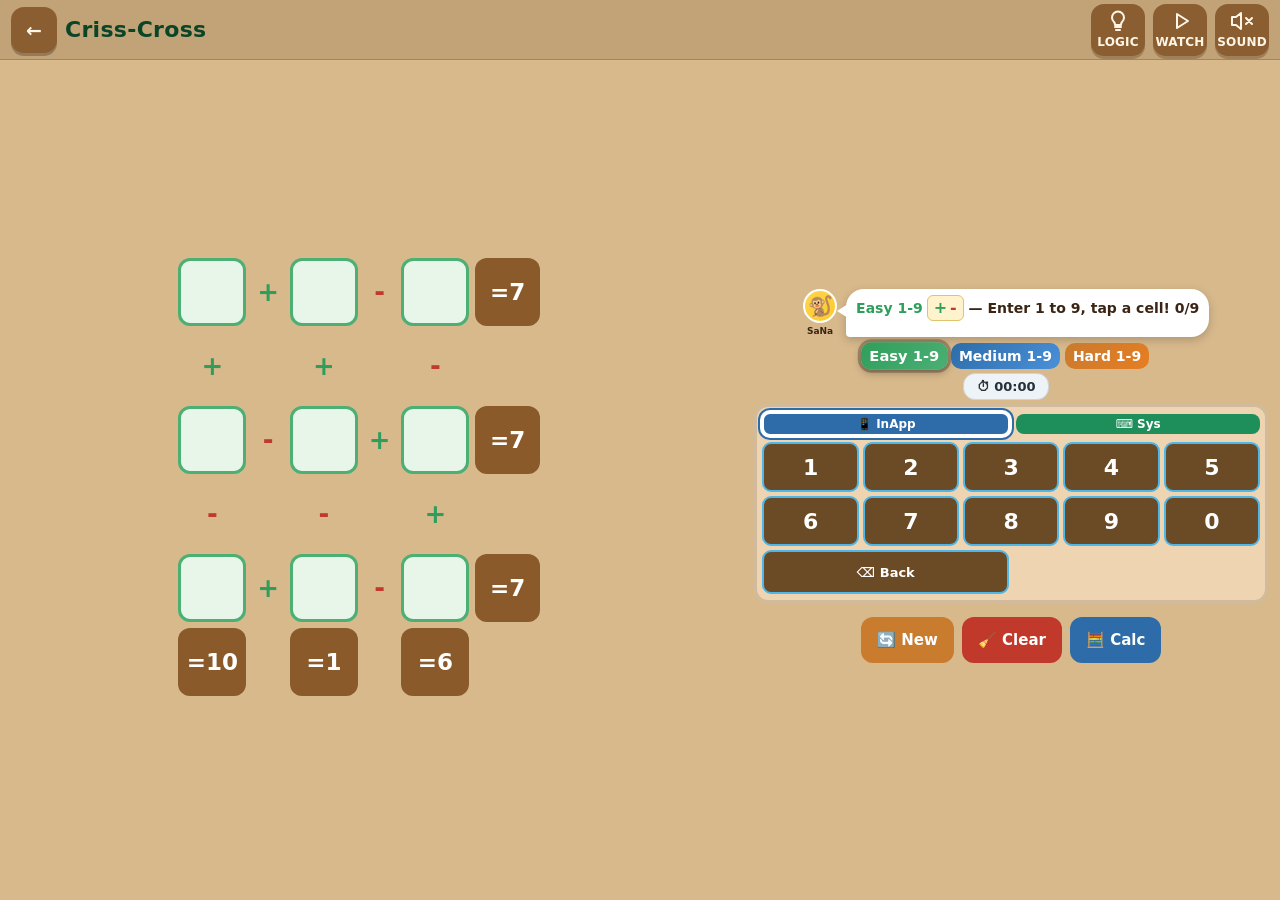
<file: criss-cross.html>
<!DOCTYPE html>
<html lang="en"><head><meta charset="UTF-8">
<meta http-equiv="Cache-Control" content="no-cache, no-store, must-revalidate">
<meta name="viewport" content="width=device-width, initial-scale=1.0, maximum-scale=1.0, user-scalable=no, viewport-fit=cover">
<link rel="manifest" href="./manifest.json">
<title>MathMatrix Pro++ — Criss-Cross</title>
<script>
(function(){
  var root=document.documentElement;
  var touch=('ontouchstart' in window)||(navigator.maxTouchPoints>0);
  if(!touch){
    var desktop=window.innerWidth>=900 && window.innerWidth>window.innerHeight;
    root.classList.toggle('desktopViewport',desktop);
    root.classList.toggle('lsLayout',desktop);
    return;
  }
  root.classList.add('touchViewport');
  var landscape=window.innerWidth>window.innerHeight;
  if(!landscape)return;
  var angle=(screen.orientation&&typeof screen.orientation.angle==='number')
    ? screen.orientation.angle
    : (typeof window.orientation==='number'?window.orientation:90);
  angle=((angle%360)+360)%360;
  root.classList.add(angle===90?'lockRotateCCW':'lockRotateCW');
})();
</script>
<style>
:root{--safeTop:env(safe-area-inset-top,0px);--safeLeft:env(safe-area-inset-left,0px);--safeRight:env(safe-area-inset-right,0px);--bg:#d8b98c;--accent:#8a5a2b;--accent2:#c97b2e;--good:#2f9e5c;--bad:#c0392b;--ink:#3a2415;--blue:#2d6ca8;--kbd-height:0px;}
*{box-sizing:border-box;-webkit-tap-highlight-color:transparent;}
body{margin:0;font-family:-apple-system,Segoe UI,Roboto,sans-serif;background:var(--bg);color:var(--ink);min-height:100vh;padding-bottom:calc(140px + var(--kbd-height));}
.ccmBar{display:flex;align-items:center;gap:8px;background:rgba(94,64,32,.18);color:#fff;padding:var(--safeTop,0px) calc(11px + var(--safeRight,0px)) 0 calc(11px + var(--safeLeft,0px));min-height:calc(56px + var(--safeTop,0px));font-size:14px;position:sticky;top:0;z-index:20;border-bottom:1px solid rgba(94,64,32,.30);}
.ccmBack{width:46px;height:46px;flex:0 0 46px;border:none;border-radius:13px;background:#8a5e31;color:#fff6e7;font-size:19px;font-weight:900;box-shadow:0 3px 0 rgba(0,0,0,.25);cursor:pointer;}
.ccmBack:active{transform:translateY(2px);}
.ccmBarTitle{flex:1;min-width:0;font-size:16.5px;font-weight:900;line-height:1.15;white-space:nowrap;overflow:hidden;text-overflow:ellipsis;color:#0A4527;letter-spacing:.3px;}
.ccmTopActions{display:flex;gap:8px;flex-shrink:0;}
.ccmTopBtn{width:46px;min-width:46px;height:46px;flex:0 0 46px;border:none;border-radius:13px;padding:0;display:flex;flex-direction:column;align-items:center;justify-content:center;gap:0;font-weight:800;line-height:1;color:#fff6e7;box-shadow:0 3px 0 rgba(94,64,32,.35);cursor:pointer;}
.ccmTopBtn i{font-style:normal;font-size:17px;line-height:1;}
.ccmTopBtn span{font-size:10px;font-weight:900;letter-spacing:.4px;text-transform:uppercase;line-height:1;margin-top:1px;}
.ccmTopBtn.logic{background:linear-gradient(135deg,#7b5ae0,#9b7aff);}
.ccmTopBtn.watchTop{background:linear-gradient(135deg,#2d6ca8,#4a90d9);}
.ccmTopBtn.watchTop.inactive{background:#9e9e9e !important;opacity:0.5;pointer-events:none;}
.ccmTopBtn.watchTop.watching{background:#1e8e5a !important;}
.ccmTopBtn.soundTop{background:#8a5e31;}
.ccmTopBtn.soundTop.off{background:#8a5e31 !important;opacity:1;}
.ccmTopBtn br{display:block;}
.ccmTopBtn{user-select:none;-webkit-user-select:none;-webkit-touch-callout:none;}
@media (max-width:389px){.ccmBarTitle{font-size:14px;} .ccmTopActions{gap:5px;} .ccmTopBtn{width:46px;min-width:46px;flex-basis:46px;} .ccmTopBtn i{font-size:16px;} .ccmTopBtn span{font-size:10px;}}
.sanaRow{display:flex;align-items:flex-start;gap:9px;margin:12px 10px 8px;}
.sanaAvatar{width:46px;height:46px;border-radius:50%;background:linear-gradient(135deg,#ffd54f,#ffca28);display:flex;align-items:center;justify-content:center;font-size:24px;border:2px solid #fff;flex-shrink:0;animation:ccSanaBob 3s ease-in-out infinite;transform-origin:50% 72%;}
@keyframes ccSanaBob{0%,100%{transform:translateY(0)}50%{transform:translateY(-5px)}}
@media(prefers-reduced-motion:reduce){.sanaAvatar{animation:none;}}
.sanaName{font-size:9px;font-weight:800;text-align:center;margin-top:3px;}
.sanaBubble{flex:1;background:#fff;border-radius:18px 18px 18px 4px;padding:14px 16px;box-shadow:0 3px 10px rgba(0,0,0,.2);font-size:15px;font-weight:700;position:relative;min-height:48px;line-height:1.45;}
.sanaBubble::before{content:'';position:absolute;left:-9px;top:15px;width:0;height:0;border-top:7px solid transparent;border-bottom:7px solid transparent;border-right:11px solid #fff;}
.levelTextEasy{color:#2f9e5c;font-weight:900;}
.levelTextMed{color:#2d6ca8;font-weight:900;}
.levelTextHard{color:#c97b2e;font-weight:900;}
.ccmLevels{display:flex;gap:7px;justify-content:center;margin:10px 6px 14px;flex-wrap:wrap;}
.ccmLevelBtn{border:none;border-radius:10px;padding:9px 15px;font-weight:800;font-size:13px;position:relative;color:#fff;}
.ccmLevelBtn.easy{background:linear-gradient(135deg,#2f9e5c,#4caf74);}
.ccmLevelBtn.med{background:linear-gradient(135deg,#2d6ca8,#4a90d9);}
.ccmLevelBtn.hard{background:linear-gradient(135deg,#c97b2e,#e67e22);}
.ccmLevelBtn.active{box-shadow:0 0 0 3px rgba(0,0,0,.25),0 3px 8px rgba(0,0,0,.3);transform:scale(1.05);}
.ccmLevelBtn .drop{font-size:9px;margin-left:5px;opacity:.8;}
.ccmLevelBtn .drop{display:none !important;}
.ccmBarTitle,.ccmLevelBtn,.sanaBubble,.sanaAvatar,.sanaName{user-select:none;-webkit-user-select:none;-webkit-touch-callout:none;}
.ccmLevelBtn{cursor:pointer;}
.ccmSoundChoice{border:2px solid #f59e0b;border-radius:10px;padding:10px 8px;font-size:14px;font-weight:900;background:#3b248c;color:#fbbf24;box-shadow:0 2px 0 rgba(94,64,32,.25);}
.ccmSoundChoice:nth-child(2){border-color:#22c55e;background:#176b4a;color:#4ade80;}
.ccmSoundChoice.soundOff,.ccmSoundChoice.musicOff{border-color:#666;background:#eee;color:#777;}
.ccmSoundChoice:nth-child(2).musicOff{border-color:#666;background:#eee;color:#777;}
.ccmSubLevels{display:none;position:absolute;top:105%;left:0;right:0;background:#fff;border-radius:10px;margin-top:6px;z-index:30;overflow:hidden;box-shadow:0 6px 16px rgba(0,0,0,.25);border:2px solid rgba(0,0,0,.15);}
.ccmSubLevels.open{display:block;}
.ccmSubBtn{display:block;width:100%;border:none;padding:9px 12px;font-size:12px;font-weight:800;text-align:left;border-bottom:1px solid #eee;}
.ccmWrap{display:flex;flex-direction:column;align-items:center;padding:0 8px 24px;max-width:480px;margin:0 auto;}
.ccmGrid{display:grid;grid-template-columns:60px 26px 60px 26px 60px 56px;grid-auto-rows:56px;gap:5px;margin:14px auto 24px;}
.cell,.opCell,.resCell{display:flex;align-items:center;justify-content:center;font-weight:800;border-radius:12px;font-size:18px;}
.cell{background:#fff;border:3px solid #ddd;}
.cell.easyCell{background:#e8f5e9;border-color:#4caf74;}
.cell.medCell{background:#e3f2fd;border-color:#4a90d9;}
.cell.hardCell{background:#fff3e0;border-color:#ff9800;}
.cell input{width:100%;height:100%;border:none;background:transparent;text-align:center;font-size:17px;font-weight:800;outline:none;}
.cell.ok{background:#c8e6c9 !important;border-color:var(--good) !important;}
.cell.selected{border-color:var(--blue) !important;box-shadow:0 0 0 3px rgba(45,108,168,.4) !important;background:#e6f0ff !important;z-index:2;}
.opCell{font-weight:900;font-size:26px;}
.opCell.op-plus{color:#2f9e5c;}
.opCell.op-minus{color:#c0392b;}
.opCell.op-mul{color:#2d6ca8;}
.opCell.op-div{color:#8e44ad;}
.resCell{background:var(--accent);color:#fff;font-size:13px;}
.resCell.ok{background:var(--good) !important;}
.resCell.wrong{background:var(--bad) !important;}
.cell.guidedWrong{border:3px solid #d93025 !important;box-shadow:0 0 0 2px rgba(217,48,37,.16);}
.cell.guidedWrong input{color:#b42318 !important;}
.resCell.conflictBoth{background:linear-gradient(135deg,var(--bad),#ff6f00) !important;}
.ccmBtns{display:flex;gap:8px;margin:16px 0 28px;justify-content:center;flex-wrap:wrap;}
.ccTimerRow{display:flex;justify-content:center;align-items:center;gap:8px;margin:-4px 8px 10px;}
.ccTimer{font-size:13px;font-weight:900;padding:5px 10px;border-radius:12px;background:#eef3f7;color:#263238;border:1px solid #cbd5dc;min-width:86px;text-align:center;}

.ccmBtn{border:none;border-radius:10px;padding:10px 16px;font-weight:800;color:#fff;background:var(--accent2);font-size:13px;}
.hidden{display:none !important;}
.ccmBackdrop{position:fixed;inset:0;bottom:100px;background:transparent;z-index:39;pointer-events:none;}
.ccmDock{position:fixed;bottom:0;left:0;right:0;z-index:50;background:rgba(239,213,178,0.99);border-top:3px solid rgba(0,0,0,.15);box-shadow:0 -6px 16px rgba(0,0,0,.2);padding:6px 6px calc(6px + env(safe-area-inset-bottom));}
.ccmDock.hiddenDock{transform:translateY(110%);pointer-events:none;}
.ccmDockHead{display:flex;justify-content:space-between;align-items:center;max-width:440px;margin:0 auto 6px;gap:6px;}
.ccmToggle{border:none;border-radius:8px;padding:7px 10px;font-weight:800;color:#fff;font-size:11px;flex:1;}
.ccmToggle.appMode{background:var(--blue);}
.ccmToggle.sysMode{background:#1e8e5a;}
.ccmToggle.activeMode{box-shadow:0 0 0 2px #fff, 0 0 0 4px var(--blue);border:2px solid #fff;}
.ccmToggle.closeBtn{background:var(--bad);max-width:100%;}
.ccmKeysRow{display:grid;grid-template-columns:repeat(5,1fr);gap:5px;max-width:440px;margin:0 auto;}
.ccmKeysRow .key{height:44px;border-radius:9px;border:2px solid #4db8e8;background:#6b4a26;color:#fff;font-size:18px;font-weight:800;}
.ccmKeysRow.second{margin-top:5px;}
.ccmKeysRow.third{margin-top:5px;grid-template-columns:1fr 1fr;}
.ccmKeysRow.third .key{height:38px;font-size:14px;}
.key.clearAll{background:#c0392b !important;}
.key.delOne{background:#6b4a26 !important;}
.ccmCalcDock{display:grid;grid-template-columns:1fr 1fr 1fr 1fr;gap:5px;max-width:440px;margin:0 auto;}
.ccmCalcDisplay{grid-column:1 / -1;background:rgba(30,30,30,0.92);color:#fff;border-radius:9px;padding:8px 10px;text-align:right;font-size:18px;font-weight:800;min-height:42px;display:flex;justify-content:space-between;align-items:center;}
.ccmCalcDock button{border:none;border-radius:8px;padding:10px 0;font-weight:800;background:rgba(255,255,255,0.92);font-size:15px;}
.ccmCalcDock button.op{background:rgba(201,123,46,0.95);color:#fff;}
.ccmCalcDock button.eq{background:rgba(47,158,92,0.95);color:#fff;}
.ccmCalcDock button.clr{background:rgba(192,57,43,0.95);color:#fff;}
.ccmShowKeyBtn{position:fixed;bottom:22px;right:14px;z-index:45;background:var(--blue);color:#fff;border:none;border-radius:24px;padding:11px 18px;font-weight:800;box-shadow:0 4px 12px rgba(0,0,0,.3);font-size:13px;}
.logicModal{position:fixed;inset:0;z-index:100;background:rgba(0,0,0,0.55);display:flex;align-items:flex-end;justify-content:center;}
.logicSheet{background:#f9e8c9;width:100%;max-width:480px;max-height:92vh;border-radius:22px 22px 0 0;overflow:hidden;display:flex;flex-direction:column;}
.logicHead{display:flex;justify-content:space-between;align-items:center;padding:14px 16px;background:#e8d3a8;border-bottom:2px solid #d8b98c;}
.logicTitle{font-size:15px;font-weight:900;}
.logicClose{border:none;background:#8a5a2b;color:#fff;border-radius:12px;width:38px;height:38px;font-size:18px;font-weight:900;}
.logicBody{overflow-y:auto;padding:12px 10px 20px;background:#fef6e4;}
.logicCard{background:#fffef6;border-radius:16px;padding:14px 12px;box-shadow:0 2px 8px rgba(0,0,0,.12);border:1px solid #e8d3a8;}
.logicTabs{display:flex;gap:6px;margin:10px 0;flex-wrap:wrap;}
.logicTab{border:none;border-radius:10px;padding:8px 12px;font-weight:900;font-size:12px;color:#fff;}
.logicTab.level{background:linear-gradient(135deg,#2f9e5c,#4caf74);}
.logicTab.sub1{background:#8a5a2b;}
.logicTab.sub2{background:#5a3a8a;}
.logicTab.sub3{background:#c97b2e;}
.logicTab.playguide{background:#2f78b7;}
.logicTab.beginners{background:linear-gradient(135deg,#2f9e5c,#4caf74);color:#fff;}
.logicTab.active{box-shadow:0 0 0 3px rgba(0,0,0,.25);transform:scale(1.05);}
.logicBadge{display:inline-block;background:#fff3cd;border:1px solid #e0c36a;border-radius:6px;padding:1px 5px;font-weight:900;font-size:11px;}
.sanaOps{font-weight:900;display:inline-flex;gap:3px;align-items:center;background:#fff3cd;padding:2px 6px;border-radius:6px;border:1px solid #e0c36a;margin-left:4px;}
.sanaOps .op-plus{color:#2f9e5c;font-size:16px;}
.sanaOps .op-minus{color:#c0392b;font-size:16px;}
.sanaOps .op-mul{color:#2d6ca8;font-size:16px;}
.sanaOps .op-div{color:#8e44ad;font-size:18px;}
.cheatSheet{background:linear-gradient(135deg,#fff,#fff8e1);border:2px solid #e0c36a;border-radius:12px;padding:10px 12px;margin:8px 0;}
.cheatTitle{font-weight:900;font-size:13px;color:#3a2415;margin-bottom:6px;display:flex;align-items:center;gap:6px;flex-wrap:wrap;}
.cheatSteps{list-style:none;padding:0;margin:0;}
.cheatSteps li{padding:6px 0;border-bottom:1px dashed #e0c36a;font-size:12px;line-height:1.4;display:flex;gap:8px;}
.cheatSteps li:last-child{border-bottom:none;}
.stepNum{background:var(--blue);color:#fff;border-radius:50%;width:20px;height:20px;display:flex;align-items:center;justify-content:center;font-weight:900;font-size:10px;flex-shrink:0;}
.watchSteps{background:#e8f5e9;border:2px solid #4caf74;border-radius:12px;padding:10px;margin:8px 0;}
/* Beginners guide: readability only; existing puzzle/UI structure unchanged. */
#logicContent.beginnersContent .cheatSheet,
#logicContent.beginnersContent .watchSteps{background:#f4f4f4;border:1px solid #c8c8c8;color:#222;}
#logicContent.beginnersContent .cheatTitle,
#logicContent.beginnersContent .cheatSteps{color:#222;}
.exampleGrid{display:grid;grid-template-columns:38px 18px 38px 18px 38px 38px;grid-auto-rows:34px;gap:3px;margin:8px auto;background:#fff3cd;padding:8px;border-radius:10px;border:1px solid #e0c36a;max-width:260px;}
.exampleGrid .ec,.exampleGrid .eo,.exampleGrid .er{font-size:11px;font-weight:800;display:flex;align-items:center;justify-content:center;border-radius:6px;}
.exampleGrid .ec{background:#fff;border:1.5px solid #4caf74;}
.exampleGrid .eo{font-weight:900;font-size:14px;}
.exampleGrid .eo.op-plus{color:#2f9e5c;}
.exampleGrid .eo.op-minus{color:#c0392b;}
.exampleGrid .eo.op-mul{color:#2d6ca8;}
.exampleGrid .eo.op-div{color:#8e44ad;font-size:16px;}
.exampleGrid .er{background:#8a5a2b;color:#fff;font-size:10px;}
.validBadge{display:inline-block;background:#c8e6c9;border:1px solid #4caf74;border-radius:6px;padding:2px 6px;font-weight:900;font-size:10px;color:#2f9e5c;margin-left:6px;}
.posBadge{display:inline-block;background:#e3f2fd;border:1px solid #4a90d9;border-radius:6px;padding:1px 5px;font-weight:900;font-size:9px;color:#2d6ca8;}

.ccmSoundSheet{position:fixed;left:0;right:0;bottom:0;z-index:90;background:#f9e8c9;border-radius:22px 22px 0 0;box-shadow:0 -8px 24px rgba(0,0,0,.3);padding:18px 16px 24px;max-width:480px;margin:0 auto;user-select:none;-webkit-user-select:none;-webkit-touch-callout:none;}
.ccmSoundOverlay{position:fixed;inset:0;z-index:89;background:rgba(0,0,0,.48);}
.ccmSoundHead{display:flex;justify-content:space-between;align-items:center;font-size:16px;font-weight:900;margin-bottom:12px;}
.ccmSoundClose{border:none;background:#8a5e31;color:#fff;border-radius:12px;width:44px;height:44px;font-size:22px;box-shadow:0 3px 0 rgba(0,0,0,.2);}
.ccmSoundChoices{display:flex;gap:10px;margin:12px 0;}
.ccmSoundChoice{flex:1;}
.ccmSoundNote{font-size:12px;line-height:1.5;margin-top:8px;}
#portraitLock{display:none;position:fixed;inset:0;z-index:9999;background:rgba(20,12,4,.94);color:#FFF6E7;flex-direction:column;align-items:center;justify-content:center;text-align:center;padding:24px;gap:14px;}
#portraitLock.show{display:flex;}
#portraitLock .rotIcon{font-size:44px;animation:rotNudge 1.4s ease-in-out infinite;}
#portraitLock b{font-size:17px;}
#portraitLock span{font-size:13.5px;opacity:.85;max-width:280px;}
@keyframes rotNudge{0%,100%{transform:rotate(0deg);}50%{transform:rotate(-90deg);}}
@media(prefers-reduced-motion:reduce){#portraitLock .rotIcon{animation:none;}}
html.lockRotateCW,html.lockRotateCCW{width:100vh;height:100vw;overflow-x:hidden;position:absolute;left:0;top:0;}
html.lockRotateCW{transform:rotate(90deg);transform-origin:top left;top:0;left:100%;}
html.lockRotateCCW{transform:rotate(-90deg);transform-origin:top left;top:100%;left:0;}
@media (min-width:540px){
  body{background:#000 !important;}
  .ccmBar,.sanaRow{max-width:480px;margin-left:auto;margin-right:auto;margin-inline:auto;}
}html.touchViewport body{background:var(--bg) !important;}

/* While visually rotation-locked, the device's actual window is already
   landscape-shaped — this media query still reads the real (pre-rotation)
   width, so the narrow-column rule above would double up with the
   rotation itself and leave blank gaps. Switch it off during the lock;
   the rotation alone already achieves the portrait-shaped look. */
html.lockRotateCW .ccmBar, html.lockRotateCW .sanaRow, html.lockRotateCW .ccmWrap,
html.lockRotateCCW .ccmBar, html.lockRotateCCW .sanaRow, html.lockRotateCCW .ccmWrap{
  max-width:none !important; margin-left:0 !important; margin-right:0 !important;
}
/* The wide-screen rule above makes desktop side margins black. During the
   touch rotation lock the app itself is the full screen, so restore its wood
   background and let the page cover the portrait-height viewport. */
html.lockRotateCW body, html.lockRotateCCW body{
  background:var(--bg) !important; min-height:100vw;
}
/* On portrait tablets, expand the page and its grid as HTML/CSS elements.
   Keep the existing sandalwood palette and square input cells; the screen
   width and height both set a sensible board size, rather than zooming a
   phone-sized screenshot. */
@media (min-width:560px) and (orientation:portrait){
  html.touchViewport .ccmBar,
  html.touchViewport .sanaRow,
  html.touchViewport .ccmLevels,
  html.touchViewport .ccTimerRow,
  html.touchViewport .ccmWrap{
    width:calc(100% - 32px);
    max-width:960px;
    margin-left:auto;
    margin-right:auto;
    margin-inline:auto;
  }
  html.touchViewport .ccmGrid{
    --ccmSize:clamp(78px, 15.5vw, 124px);
    --ccmOp:clamp(32px, 6vw, 48px);
    --ccmResult:clamp(64px, 11vw, 90px);
    --ccmGap:clamp(5px, .7vw, 8px);
    grid-template-columns:var(--ccmSize) var(--ccmOp) var(--ccmSize) var(--ccmOp) var(--ccmSize) var(--ccmResult);
    grid-auto-rows:var(--ccmSize);
    gap:var(--ccmGap);
  }
  html.touchViewport .ccmGrid .cell{font-size:clamp(20px,2.5vw,25px);}
  html.touchViewport .ccmGrid .cell input{font-size:clamp(20px,2.5vw,25px);}
  html.touchViewport .ccmGrid .opCell{font-size:clamp(30px,4vw,38px);}
  html.touchViewport .ccmGrid .resCell{font-size:clamp(16px,2vw,20px);}
  html.touchViewport .ccmDockHead,
  html.touchViewport .ccmKeysRow,
  html.touchViewport .ccmCalcDock{max-width:min(calc(100vw - 48px),760px);}
  html.touchViewport .ccmKeysRow .key{height:clamp(50px,6vw,60px);font-size:clamp(20px,2.5vw,25px);}
  html.touchViewport .ccmToggle{font-size:14px;padding:9px 12px;}
  html.touchViewport .logicSheet,
  html.touchViewport .ccmSoundSheet{max-width:960px;}
}
/* Keep the laptop game in the same portrait frame as V165 test v4.
   The black margins sit outside the sandalwood puzzle and keypad. */
@media (min-width:540px) and (hover:hover) and (pointer:fine){
  html{background:#000;}
  body{width:min(100%,480px);max-width:480px;margin:0 auto;background:var(--bg) !important;min-height:100vh;}
  .ccmDock{width:min(100vw,480px);left:50%;right:auto;transform:translateX(-50%);}
  .ccmDock.hiddenDock{transform:translate(-50%,110%);}
  .ccmShowKeyBtn{right:max(14px,calc((100vw - 480px)/2 + 14px));}
}
/* Validated Beta landscape layout, scoped to laptop windows only. */
html.desktopViewport body{width:100% !important;max-width:none !important;margin:0 !important;height:100dvh;min-height:0;overflow:hidden;padding-bottom:0 !important;
  display:grid;grid-template-columns:minmax(0,1fr) minmax(290px,42%);grid-template-rows:auto auto auto auto minmax(0,1fr);column-gap:12px;background:var(--bg) !important}
html.desktopViewport .ccmBar{grid-column:1 / -1;grid-row:1;max-width:none !important;margin:0 !important;min-height:calc(46px + var(--safeTop,0px))}
html.desktopViewport .sanaRow{grid-column:2;grid-row:2;max-width:none !important;margin:6px calc(10px + var(--safeRight,0px)) 4px 0 !important}
html.desktopViewport .ccmLevels{grid-column:2;grid-row:3;margin:2px calc(10px + var(--safeRight,0px)) 4px 0 !important;gap:5px}
html.desktopViewport .ccTimerRow{grid-column:2;grid-row:4;margin:0 calc(10px + var(--safeRight,0px)) 4px 0 !important}
html.desktopViewport .ccmWrap{grid-column:1;grid-row:2 / -1;max-width:none !important;margin:0 !important;padding:0 8px calc(6px + var(--safeLeft,0px)) calc(8px + var(--safeLeft,0px)) !important;justify-content:center;min-height:0}
html.desktopViewport .ccmGrid{--u:clamp(28px,calc((100dvh - 144px) / 6.5),68px);
  grid-template-columns:var(--u) calc(var(--u)*.46) var(--u) calc(var(--u)*.46) var(--u) calc(var(--u)*.95) !important;
  grid-auto-rows:var(--u) !important;gap:calc(var(--u)*.09) !important;margin:2px auto 8px !important}
html.desktopViewport .ccmDock{position:static !important;grid-column:2;grid-row:5;align-self:start;transform:none !important;width:auto !important;left:auto;right:auto;
  margin:0 calc(10px + var(--safeRight,0px)) 0 0;border:3px solid rgba(0,0,0,.12);border-radius:14px;box-shadow:none;padding:5px 5px 6px}
html.desktopViewport .ccmDock.hiddenDock{display:none}
html.desktopViewport .ccmDockHead,html.desktopViewport .ccmKeysRow{max-width:none}
html.desktopViewport .ccmKeysRow .key{height:clamp(28px,7.4vh,50px) !important;font-size:clamp(15px,3.8vh,22px) !important}
html.desktopViewport .ccmKeysRow.third .key{height:clamp(26px,6.6vh,44px) !important;font-size:13px !important}
html.desktopViewport .ccmBackdrop,html.desktopViewport .ccmShowKeyBtn{display:none !important}
html.desktopViewport .ccmLevels{flex-wrap:nowrap !important}
html.desktopViewport .ccmLevelBtn{font-size:clamp(11px,3.3vh,14px) !important;padding:5px 8px !important;white-space:nowrap}
html.desktopViewport .sanaBubble{font-size:clamp(11.5px,3.4vh,14px) !important;padding:6px 10px !important;line-height:1.25 !important}
html.desktopViewport .sanaAvatar{width:34px !important;height:34px !important;font-size:20px !important}
html.desktopViewport .ccmDockHead .ccmToggle{padding:3px 6px !important;font-size:12px !important}
html.desktopViewport .ccmKeysRow{gap:4px !important}
html.desktopViewport .ccmKeysRow.second,html.desktopViewport .ccmKeysRow.third{margin-top:4px !important}
</style><link rel="stylesheet" href="ui-tuning.css">
</head><body>
<div id="portraitLock" role="alert">
  <div class="rotIcon">📱</div>
  <b>Turn your phone back to portrait</b>
  <span>The board and the keypad need to be on screen together — rotate back to keep playing.</span>
</div>
<div class="ccmBar"><button class="ccmBack" id="ccmBack" type="button" aria-label="Back to puzzles">←</button><div class="ccmBarTitle" aria-label="Criss-Cross">Criss-Cross</div><div class="ccmTopActions"><button class="ccmTopBtn logic" id="logicBtn"><i>💡</i><span>LOGIC</span></button><button class="ccmTopBtn watchTop" id="watchTopBtn"><i>👁️</i><span>WATCH</span></button><button class="ccmTopBtn soundTop" id="ccmSoundBtn"><i>🔊</i><span>SOUND</span></button></div></div>
<div class="sanaRow"><div><div class="sanaAvatar">🐒</div><div class="sanaName">SaNa</div></div><div class="sanaBubble playing" id="sanaBubble"><span class="levelTextEasy">Easy 1-9</span><span class="sanaOps"><span class="op-plus">+</span> <span class="op-minus">-</span></span> — Use 1-9. Tap a cell — take your time! 0/9</div></div>
<div class="ccmLevels" id="ccmLevels">
  <div class="ccmLevelBtn easy active" data-range="1-9" data-ops="+-">Easy 1-9</div>
  <div class="ccmLevelBtn med" data-range="1-9" data-ops="+-x">Medium 1-9</div>
  <div class="ccmLevelBtn hard" data-range="1-9" data-ops="+-x/">Hard 1-9</div>
</div>
<div class="ccTimerRow" aria-label="Puzzle timer"><div class="ccTimer" id="ccTimer">⏱ 00:00</div></div>
<div class="ccmWrap"><div class="ccmGrid" id="ccmGrid"></div><div class="ccmBtns" id="ccmBtns"><button class="ccmBtn" id="ccmNewBtn">🔄 New</button><button class="ccmBtn" id="ccmClearBtn" style="background:var(--bad);">🧹 Clear</button><button class="ccmBtn" id="ccmCalcOpenBtn" style="background:var(--blue);">🧮 Calc</button></div></div>
<div id="ccmBackdrop" class="ccmBackdrop hidden"></div><button id="ccmShowKeyBtn" class="ccmShowKeyBtn hidden">⌨️ Show Keyboard</button>
<div class="ccmDock" id="ccmDock"><div class="ccmDockHead" id="appToggleHead"><button class="ccmToggle appMode activeMode" id="inAppBtn">📱 InApp</button><button class="ccmToggle sysMode" id="sysBtn">⌨️ Sys</button></div><div class="ccmDockHead hidden" id="calcToggleHead"><button class="ccmToggle closeBtn" id="ccmCalcCloseBtn2">✕ Close Calc</button></div><div id="ccmKeypadMode"><div class="ccmKeysRow" id="ccmKeysTop"></div><div class="ccmKeysRow second" id="ccmKeysMid"></div><div class="ccmKeysRow third" id="ccmKeysBottom"></div></div><div id="ccmCalcMode" class="hidden"><div class="ccmCalcDock"><div class="ccmCalcDisplay"><span style="font-size:11px;opacity:.7;">tap outside to close</span><span id="calcVal">0</span></div><button class="clr" data-k="C">C</button><button data-k="(">(</button><button data-k=")">)</button><button class="op" data-k="/">÷</button><button data-k="7">7</button><button data-k="8">8</button><button data-k="9">9</button><button class="op" data-k="*">×</button><button data-k="4">4</button><button data-k="5">5</button><button data-k="6">6</button><button class="op" data-k="-">−</button><button data-k="1">1</button><button data-k="2">2</button><button data-k="3">3</button><button class="op" data-k="+">+</button><button data-k="0">0</button><button data-k=".">.</button><button data-k="del">⌫</button><button class="eq" data-k="=">=</button></div></div></div>
<div id="ccmSoundOverlay" class="ccmSoundOverlay hidden"></div><div id="ccmSoundSheet" class="ccmSoundSheet hidden"><div class="ccmSoundHead"><span>🔊 Sound &amp; Music</span><button id="ccmSoundClose" class="ccmSoundClose">×</button></div><div style="font-size:12px;line-height:1.4;">Tap a button below to change it.</div><div class="ccmSoundChoices"><button id="ccmSoundMaster" class="ccmSoundChoice">🔊 Sound: ON</button><button id="ccmMusicToggle" class="ccmSoundChoice">🎵 Music: ON</button></div><div class="ccmSoundNote">🔊 <b>Sound</b> is the master switch. Turning it OFF stops both the background music and typing tones.</div><div class="ccmSoundNote">🎵 <b>Music</b> controls the background music. Turning Music OFF keeps the typing tones working while Sound remains ON.</div><div class="ccmSoundNote">🎧 <b>Spatial stereo</b> puts each sound where it happens on the board. Use earphones.</div></div>
<div class="logicModal hidden" id="logicModal"><div class="logicSheet"><div class="logicHead"><div class="logicTitle" id="logicTitle">📐 Easy 1-9 — Logic</div><button class="logicClose" id="logicClose">✕</button></div><div class="logicBody"><div class="logicCard"><div class="logicTabs"><button class="logicTab beginners active" data-view="beginners">🌱 Beginners</button><button class="logicTab level" data-view="level">Overview</button><button class="logicTab sub1" data-view="sub1">Easy</button><button class="logicTab sub2" data-view="sub2">Medium</button><button class="logicTab sub3" data-view="sub3">Hard</button><button class="logicTab playguide" data-view="play">▶ How to Play</button></div><div id="logicContent"></div></div></div></div></div>
<script>
(function(){
var vals=[6,9,7,5,4,3,8,1,2];var rowOps=[['+','-'],['+','+'],['-','+']];var colOps=[['-','+'],['+','+'],['-','-']];var rowT=[8,12,9];var colT=[9,14,2];
var inputs=[],sel=null,appKeyboard=true,calcOpen=false,currentRange=[1,2,3,4,5,6,7,8,9],currentOps='+-',currentDifficulty='easy',currentLogicView='beginners',watchTimer=null,isWatching=false,sysKeyboardVisible=false;
var guidedAlertTimer=null;
function evalLineInt(a,o1,b,o2,c){
  var v1; if(o1==='+') v1=a+b; else if(o1==='-') v1=a-b; else if(o1==='x'||o1==='*') v1=a*b; else if(o1==='/'||o1==='÷'){ if(b===0||a%b!==0) return {ok:false}; v1=Math.floor(a/b); }
  if(v1<0) return {ok:false}; var v2; if(o2==='+') v2=v1+c; else if(o2==='-') v2=v1-c; else if(o2==='x'||o2==='*') v2=v1*c; else if(o2==='/'||o2==='÷'){ if(c===0||v1%c!==0) return {ok:false}; v2=Math.floor(v1/c); }
  if(v2<1) return {ok:false}; return {v1:v1,v2:v2,ok:true};
}
function shuff(a){for(var i=a.length-1;i>0;i--){var j=Math.floor(Math.random()*(i+1));var t=a[i];a[i]=a[j];a[j]=t;}return a;}
function parseOps(str){if(str==='+-') return ['+','-']; if(str==='+-x') return ['+','-','x']; if(str==='+-x/') return ['+','-','x','÷']; return ['+','-'];}
function opToDisplay(op){ if(op==='/'||op==='÷') return '÷'; if(op==='x'||op==='*') return 'x'; return op; }
function opClass(op){ if(op==='+' ) return 'op-plus'; if(op==='-') return 'op-minus'; if(op==='x'||op==='*') return 'op-mul'; if(op==='/'||op==='÷') return 'op-div'; return ''; }
function hasAllSelectedOps(opsList){
  var needed=parseOps(currentOps), seen={};
  for(var r=0;r<3;r++) for(var k=0;k<2;k++) seen[opsList[r][k]]=true;
  for(var c=0;c<3;c++) for(var k=0;k<2;k++) seen[opsList[c][k]]=true;
  for(var i=0;i<needed.length;i++) if(!seen[needed[i]]) return false;
  return true;
}
function puzzleDataValid(vs,ros,cos,rts,cts){
  if(!vs||vs.length!==9||!ros||!cos||!rts||!cts) return false;
  var seen={};
  for(var i=0;i<9;i++){
    var n=vs[i];
    if(!Number.isInteger(n)||!isAllowed(n)||seen[n]) return false;
    seen[n]=true;
  }
  for(var r=0;r<3;r++){
    var er=evalLineInt(vs[r*3],ros[r][0],vs[r*3+1],ros[r][1],vs[r*3+2]);
    if(!er.ok||er.v2!==rts[r]) return false;
  }
  for(var c=0;c<3;c++){
    var ec=evalLineInt(vs[c],cos[c][0],vs[3+c],cos[c][1],vs[6+c]);
    if(!ec.ok||ec.v2!==cts[c]) return false;
  }
  return true;
}
function genPositive(){
  /* Every puzzle is built from a complete solution first.
     Targets are calculated from that solution and then verified again.
     So the player never receives an unsolvable riddle. */
  var fallback={
    easy:{
      '+-':{v:[8,9,5,1,6,7,4,2,3],r:[['+','+'],['+','+'],['-','+']],c:[['+','+'],['-','+'],['+','-']],rt:[22,14,5],ct:[13,5,9]},
      '+-x':{v:[7,8,4,6,9,3,2,5,1],r:[['x','-'],['x','-'],['x','+']],c:[['+','x'],['x','+'],['+','x']],rt:[52,51,11],ct:[26,77,7]},
      '+-x/':{v:[3,6,8,9,1,7,5,4,2],r:[['+','+'],['+','+'],['x','÷']],c:[['x','+'],['-','x'],['x','x']],rt:[17,17,10],ct:[32,20,112]}
    }
  };
  fallback.med=fallback.easy;
  fallback.hard=fallback.easy;
  var isDivNeeded=(currentOps==='+-x/');
  var found=false, tryVals=[],tryRowOps=[],tryColOps=[],tryRowT=[],tryColT=[];
  var attempts=isDivNeeded?16000:5000;

  for(var attempt=0;attempt<attempts;attempt++){
    tryVals=shuff(currentRange.slice()).slice(0,9);
    var p=parseOps(currentOps);
    tryRowOps=[]; tryColOps=[];
    for(var r=0;r<3;r++){
      var ro=[];
      for(var k=0;k<2;k++) ro.push(p[Math.floor(Math.random()*p.length)]);
      tryRowOps.push(ro);
    }
    for(var c=0;c<3;c++){
      var co=[];
      for(var k=0;k<2;k++) co.push(p[Math.floor(Math.random()*p.length)]);
      tryColOps.push(co);
    }

    if(!hasAllSelectedOps(tryRowOps.concat(tryColOps))) continue;

    tryRowT=[]; var ok=true;
    for(var r=0;r<3;r++){
      var er=evalLineInt(tryVals[r*3],tryRowOps[r][0],tryVals[r*3+1],tryRowOps[r][1],tryVals[r*3+2]);
      if(!er.ok||er.v2>500){ok=false;break;}
      tryRowT.push(er.v2);
    }
    if(!ok) continue;

    tryColT=[];
    for(var c=0;c<3;c++){
      var ec=evalLineInt(tryVals[c],tryColOps[c][0],tryVals[3+c],tryColOps[c][1],tryVals[6+c]);
      if(!ec.ok||ec.v2>500){ok=false;break;}
      tryColT.push(ec.v2);
    }
    if(!ok) continue;

    if(isDivNeeded){
      var hasDiv=false;
      for(var r=0;r<3;r++) for(var k=0;k<2;k++) if(tryRowOps[r][k]==='÷'||tryRowOps[r][k]==='/') hasDiv=true;
      for(var c=0;c<3;c++) for(var k=0;k<2;k++) if(tryColOps[c][k]==='÷'||tryColOps[c][k]==='/') hasDiv=true;
      if(!hasDiv) continue;
    }

    if(!puzzleDataValid(tryVals,tryRowOps,tryColOps,tryRowT,tryColT)) continue;
    // Keep the signs visually scattered so each new puzzle feels less patterned.
    var flatOps=tryRowOps.flat().concat(tryColOps.flat());
    var counts={}; flatOps.forEach(function(op){counts[op]=(counts[op]||0)+1;});
    if(currentOps==='+-' && (counts['+']<4 || counts['-']<4)) continue;
    if(currentOps==='+-x' && (counts['+']<2 || counts['-']<2 || counts['x']<2)) continue;
    if(currentOps==='+-x/' && (counts['+']<1 || counts['-']<1 || counts['x']<1 || counts['÷']<1)) continue;

    found=true;
    vals=tryVals; rowOps=tryRowOps; colOps=tryColOps; rowT=tryRowT; colT=tryColT;
    break;
  }

  if(!found){
    var pack=fallback[currentDifficulty]&&fallback[currentDifficulty][currentOps];
    if(pack && puzzleDataValid(pack.v,pack.r,pack.c,pack.rt,pack.ct)){
      vals=pack.v.slice(); rowOps=pack.r.map(a=>a.slice()); colOps=pack.c.map(a=>a.slice()); rowT=pack.rt.slice(); colT=pack.ct.slice();
    } else {
      /* Final verified 1-9 fallback. */
      vals=[6,9,7,5,4,3,8,1,2];
      rowOps=[['+','-'],['+','+'],['-','+']];
      colOps=[['-','+'],['+','+'],['-','-']];
      rowT=[8,12,9]; colT=[9,14,2];
    }
  }
}
var CC_SAVE_PREFIX='mm.save.crisscross.';
var ccTimerSeconds=0, ccTimerRunning=false, ccTimerSolved=false, ccTimerInterval=null, ccTimerLastTick=0;
var ccTimerOn=true;
function ccTimerKey(){ return 'mmCrissCrossTimerElapsed.'+currentDifficulty+'.'+currentOps; }
function ccFormatTime(sec){ sec=Math.max(0,Math.floor(sec||0)); var m=Math.floor(sec/60), s=sec%60; return String(m).padStart(2,'0')+':'+String(s).padStart(2,'0'); }
function ccRenderTimer(){ var el=document.getElementById('ccTimer'); if(el) el.textContent='⏱ '+ccFormatTime(ccTimerSeconds); }
function ccTimerSaveStandalone(){ try{ localStorage.setItem(ccTimerKey(),JSON.stringify({v:1,seconds:Math.floor(ccTimerSeconds),solved:!!ccTimerSolved})); }catch(e){} }
function ccTimerStart(){ if(ccTimerSolved||ccTimerRunning||isWatching)return; ccTimerRunning=true; ccTimerLastTick=Date.now(); clearInterval(ccTimerInterval); ccTimerInterval=setInterval(function(){ if(!ccTimerRunning)return; var now=Date.now(); var delta=Math.floor((now-ccTimerLastTick)/1000); if(delta>0){ccTimerSeconds+=delta;ccTimerLastTick+=delta*1000;ccRenderTimer();ccTimerSaveStandalone();ccSaveProgress();} },250); ccRenderTimer(); }
function ccTimerPause(){ if(!ccTimerRunning)return; var now=Date.now(); var delta=Math.floor((now-ccTimerLastTick)/1000); if(delta>0) ccTimerSeconds+=delta; ccTimerRunning=false; ccTimerLastTick=0; clearInterval(ccTimerInterval); ccTimerInterval=null; ccRenderTimer(); ccTimerSaveStandalone(); }
function ccTimerReset(){ ccTimerPause(); ccTimerSeconds=0; ccTimerSolved=false; ccRenderTimer(); try{localStorage.removeItem(ccTimerKey());}catch(e){} }
function ccTimerFinish(){ if(ccTimerSolved)return; ccTimerPause(); ccTimerSolved=true; ccTimerSaveStandalone(); ccRenderTimer(); }
function ccTimerLoad(){ try{var raw=localStorage.getItem(ccTimerKey()); if(!raw){ccTimerSeconds=0;ccTimerSolved=false;ccRenderTimer();return;} var o=JSON.parse(raw); if(o&&o.v===1){ccTimerSeconds=Math.max(0,parseInt(o.seconds,10)||0);ccTimerSolved=!!o.solved;}else{ccTimerSeconds=0;ccTimerSolved=false;} }catch(e){ccTimerSeconds=0;ccTimerSolved=false;} ccRenderTimer(); }
function ccSaveKey(){ return CC_SAVE_PREFIX + currentDifficulty + '.' + currentOps; }
function ccSaveProgress(){
  try{
    if(!inputs.length || isWatching){ return; }
    var valsNow=inputs.map(function(inp){return inp.value||'';});
    var any=valsNow.some(function(v){return v!=='';});
    if(!any && !ccTimerSolved){ localStorage.removeItem(ccSaveKey()); return; }
    localStorage.setItem(ccSaveKey(),JSON.stringify({v:2,difficulty:currentDifficulty,ops:currentOps,vals:valsNow,timer:Math.floor(ccTimerSeconds),solved:!!ccTimerSolved,puzzle:{v:vals.slice(),r:rowOps.map(function(a){return a.slice();}),c:colOps.map(function(a){return a.slice();}),rt:rowT.slice(),ct:colT.slice()}}));
  }catch(e){}
}
function ccLoadProgress(){
  try{
    var raw=localStorage.getItem(ccSaveKey()); if(!raw) return false;
    var o=JSON.parse(raw); if(!o||!(o.v===1||o.v===2)||o.difficulty!==currentDifficulty||o.ops!==currentOps||!o.puzzle||!Array.isArray(o.vals)||o.vals.length!==9) return false;
    var q=o.puzzle;
    if(!puzzleDataValid(q.v,q.r,q.c,q.rt,q.ct)) return false;
    vals=q.v.slice(); rowOps=q.r.map(function(a){return a.slice();}); colOps=q.c.map(function(a){return a.slice();}); rowT=q.rt.slice(); colT=q.ct.slice();
    render(); inputs.forEach(function(inp,i){ inp.value=(o.vals[i]||''); });
    if(o.v===2){ccTimerSeconds=Math.max(0,parseInt(o.timer,10)||0);ccTimerSolved=!!o.solved;} else {ccTimerLoad();}
    ccRenderTimer(); check(); updateSana(ccTimerSolved?'solved':'partial'); updateWatchState();
    if(!ccTimerSolved && inputs.some(function(i){return !!i.value;})) ccTimerStart();
    return true;
  }catch(e){ return false; }
}
function ccClearProgress(){ try{localStorage.removeItem(ccSaveKey());}catch(e){} }
var CC_LAST_LEVEL_KEY='mm.save.crisscross.lastLevel';
function ccSaveLastLevel(){ try{ localStorage.setItem(CC_LAST_LEVEL_KEY, JSON.stringify({difficulty:currentDifficulty, ops:currentOps})); }catch(e){} }
function ccRestoreLastLevel(){
  try{
    var raw=localStorage.getItem(CC_LAST_LEVEL_KEY); if(!raw) return;
    var o=JSON.parse(raw); if(!o||!o.difficulty||!o.ops) return;
    if(o.difficulty!=='easy'&&o.difficulty!=='med'&&o.difficulty!=='hard') return;
    currentDifficulty=o.difficulty; currentOps=o.ops;
    document.querySelectorAll('.ccmLevelBtn').forEach(function(b){
      b.classList.remove('active');
      var isMatch=(o.difficulty==='easy'&&b.classList.contains('easy'))||(o.difficulty==='med'&&b.classList.contains('med'))||(o.difficulty==='hard'&&b.classList.contains('hard'));
      if(isMatch) b.classList.add('active');
    });
  }catch(e){}
}
function gen(forceNew){
  ccTimerPause(); hideDock();
  if(!forceNew && ccLoadProgress()){ renderLogic(); updateWatchState(); return; }
  ccClearProgress(); ccTimerReset(); genPositive(); render(); updateSana('new'); renderLogic(); updateWatchState();
}
function autoSlideForSys(){ if(appKeyboard) return; if(window.visualViewport){var kbdHeight=window.innerHeight-window.visualViewport.height; if(kbdHeight>80){sysKeyboardVisible=true; document.documentElement.style.setProperty('--kbd-height',kbdHeight+'px'); document.body.style.paddingBottom=(140+kbdHeight)+'px';}} setTimeout(()=>{ if(sel&&sel.parentElement){sel.parentElement.scrollIntoView({behavior:'smooth',block:'center'});} else {var btns=document.getElementById('ccmBtns'); if(btns) btns.scrollIntoView({behavior:'smooth',block:'end'});} window.scrollBy({top:-50,behavior:'smooth'});},150);}
function autoSlideForAppAndCalc(){ setTimeout(()=>{ var btns=document.getElementById('ccmBtns'); if(btns) btns.scrollIntoView({behavior:'smooth',block:'nearest'}); if(sel&&sel.parentElement) sel.parentElement.scrollIntoView({behavior:'smooth',block:'nearest'});},100);}
function render(){
  var g=document.getElementById('ccmGrid'); if(!g) return; g.innerHTML=''; inputs=[];
  for(var r=0;r<3;r++){ for(var c=0;c<3;c++){ var cell=document.createElement('div'); cell.className='cell '+currentDifficulty+'Cell'; var inp=document.createElement('input'); inp.readOnly=appKeyboard; inp.inputMode=appKeyboard?'none':'numeric'; inp.dataset.r=r; inp.dataset.c=c; inp.maxLength=2; inp.addEventListener('click',onCellClick); inp.addEventListener('input',onInput); inp.addEventListener('focus',()=>{ if(!appKeyboard) setTimeout(autoSlideForSys,200);}); cell.appendChild(inp); g.appendChild(cell); inputs.push(inp); if(c<2){var op=document.createElement('div'); var rawOp=(rowOps[r]&&rowOps[r][c])?rowOps[r][c]:'+'; op.className='opCell '+opClass(rawOp); op.textContent=opToDisplay(rawOp); g.appendChild(op);} } var res=document.createElement('div'); res.className='resCell'; res.dataset.rowResult=r; res.textContent='='+(rowT[r]!==undefined?rowT[r]:'?'); g.appendChild(res); if(r<2){ for(var c=0;c<3;c++){ var op=document.createElement('div'); var rawOp=(colOps[c]&&colOps[c][r])?colOps[c][r]:'+'; op.className='opCell '+opClass(rawOp); op.textContent=opToDisplay(rawOp); g.appendChild(op); if(c<2){var b=document.createElement('div');b.className='opCell';g.appendChild(b);} } var b2=document.createElement('div');b2.className='opCell';g.appendChild(b2); } }
  for(var c=0;c<3;c++){ var res=document.createElement('div'); res.className='resCell'; res.dataset.colResult=c; res.textContent='='+(colT[c]!==undefined?colT[c]:'?'); g.appendChild(res); if(c<2){var b=document.createElement('div');b.className='opCell';g.appendChild(b);} } var b=document.createElement('div');b.className='opCell';g.appendChild(b); renderKeys(); check();
}
function onCellClick(e){ if(isWatching) return; e.preventDefault(); e.stopPropagation(); var inp=e.target; if(inp.tagName!=='INPUT') inp=inp.querySelector('input'); if(!inp) return; document.querySelectorAll('.cell').forEach(x=>x.classList.remove('selected')); inp.parentElement.classList.add('selected'); sel=inp; if(!appKeyboard){ var k=document.getElementById('ccmKeypadMode'); if(k) k.classList.add('hidden'); showDock(); setTimeout(()=>{ try{ inp.readOnly=false; inp.focus(); autoSlideForSys(); }catch(e){}},80);} else { showDock(); autoSlideForAppAndCalc(); } }
function renderKeys(){ var top=document.getElementById('ccmKeysTop'); if(!top) return; top.innerHTML=''; [1,2,3,4,5].forEach(n=>{var btn=document.createElement('button');btn.className='key';btn.textContent=n; btn.addEventListener('click',e=>{e.stopPropagation(); if(isWatching) return; fill(n); autoSlideForAppAndCalc();}); top.appendChild(btn);}); var mid=document.getElementById('ccmKeysMid');mid.innerHTML=''; [6,7,8,9,0].forEach(n=>{var btn=document.createElement('button');btn.className='key';btn.textContent=n; btn.addEventListener('click',e=>{e.stopPropagation(); if(isWatching) return; fill(n); autoSlideForAppAndCalc();}); mid.appendChild(btn);}); var bottom=document.getElementById('ccmKeysBottom');bottom.innerHTML=''; var back=document.createElement('button');back.className='key delOne';back.textContent='⌫ Back';back.addEventListener('click',e=>{e.stopPropagation(); if(isWatching) return; backOne(); showDock(); if(appKeyboard) autoSlideForAppAndCalc(); else autoSlideForSys();}); bottom.appendChild(back); }
function isAllowed(num){ return num>=1&&num<=9; }
function getRangeText(){ return '1 to 9'; }
function getLevelLabel(){ if(currentDifficulty==='easy') return 'Easy 1-9'; if(currentDifficulty==='med') return 'Medium 1-9'; if(currentDifficulty==='hard') return 'Hard 1-9'; return ''; }
function getLevelColorClass(){ if(currentDifficulty==='easy') return 'levelTextEasy'; if(currentDifficulty==='med') return 'levelTextMed'; if(currentDifficulty==='hard') return 'levelTextHard'; return ''; }
function getOpsText(){ if(currentOps==='+-') return '+ -'; if(currentOps==='+-x') return '+ - x'; if(currentOps==='+-x/') return '+ - x ÷'; return currentOps; }
function getOpsHtml(){ var ops=currentOps; var html=''; if(ops.indexOf('+')!==-1) html+='<span class="op-plus">+</span> '; if(ops.indexOf('-')!==-1) html+='<span class="op-minus">-</span> '; if(ops.indexOf('x')!==-1) html+='<span class="op-mul">x</span> '; if(ops.indexOf('/')!==-1||ops.indexOf('÷')!==-1) html+='<span class="op-div">÷</span>'; return html; }
var ccSoundStored = localStorage.getItem('mmSound');
var ccSoundOn = (ccSoundStored === null) ? false : (ccSoundStored !== 'off');
var ccMusicOn = (localStorage.getItem('mmMusic') !== 'off');
var ccFirstUsePending = (ccSoundStored === null);
// Read the shared MathMatrix sound state when entering this page or when the top Sound menu changes.
// The current page does not silently change its state during normal puzzle actions.
function ccSyncSoundState(){
  ccSoundOn = (localStorage.getItem('mmSound') !== 'off');
  ccMusicOn = (localStorage.getItem('mmMusic') !== 'off');
}
var ccAudioCtx = null, ccBgm = null, ccBgmTimer = null, ccBgmDuckTimer = null, ccAudioUnlocked=false, ccBgmLoading=false;
function ccEnsureAudio(){ try{ var AC=window.AudioContext||window.webkitAudioContext; if(!AC) return false; if(!ccAudioCtx) ccAudioCtx=new AC(); if(ccAudioCtx.state==='suspended') ccAudioCtx.resume(); return true; }catch(e){ return false; } }
function ccBeep(freq,dur){ if(!ccSoundOn)return; if(!ccEnsureAudio())return; try{var o=ccAudioCtx.createOscillator(),g=ccAudioCtx.createGain();o.type='sine';o.frequency.value=freq;g.gain.setValueAtTime(0.060,ccAudioCtx.currentTime);g.gain.exponentialRampToValueAtTime(0.001,ccAudioCtx.currentTime+dur);o.connect(g);g.connect(ccAudioCtx.destination);o.start();o.stop(ccAudioCtx.currentTime+dur);}catch(e){} }
function ccMusicFade(target){ if(!ccBgm||!ccBgm.gain)return; clearInterval(ccBgmTimer); ccBgmTimer=setInterval(function(){if(!ccBgm||!ccBgm.gain){clearInterval(ccBgmTimer);return;}var cur=ccBgm.gain.gain.value,d=target-cur;if(Math.abs(d)<0.015){ccBgm.gain.gain.value=Math.max(0,Math.min(1,target));clearInterval(ccBgmTimer);return;}ccBgm.gain.gain.value=Math.max(0,Math.min(1,cur+(d>0?0.015:-0.015)));},60); }
function ccStartBgm(){ if(!ccBgm||!ccBgm.buffer||ccBgm.playing||!ccAudioCtx||!ccSoundOn||!ccMusicOn)return; try{var src=ccAudioCtx.createBufferSource();src.buffer=ccBgm.buffer;src.loop=true;var g=ccAudioCtx.createGain();g.gain.value=0;var pan=ccAudioCtx.createStereoPanner?ccAudioCtx.createStereoPanner():null;if(pan){var lfo=ccAudioCtx.createOscillator(),lg=ccAudioCtx.createGain();lfo.type='sine';lfo.frequency.value=0.08;lg.gain.value=0.45;lfo.connect(lg);lg.connect(pan.pan);lfo.start();src.connect(g);g.connect(pan);pan.connect(ccAudioCtx.destination);ccBgm.lfo=lfo;ccBgm.pan=pan;}else{src.connect(g);g.connect(ccAudioCtx.destination);}ccBgm.source=src;ccBgm.gain=g;ccBgm.playing=true;src.onended=function(){if(ccBgm&&ccBgm.source===src)ccBgm.playing=false;};src.start(0);ccMusicFade(.24);}catch(e){ccBgm.playing=false;} }
function ccEnsureMusic(){ if(!ccSoundOn||!ccMusicOn)return; if(!ccEnsureAudio())return; if(!ccBgm)ccBgm={buffer:null,source:null,gain:null,pan:null,lfo:null,playing:false}; if(ccBgm.buffer){ccStartBgm();return;} if(ccBgmLoading)return; ccBgmLoading=true; fetch('bgm-beyond-stone-gate.mp3').then(function(r){if(!r.ok)throw new Error('music load');return r.arrayBuffer();}).then(function(ab){return new Promise(function(resolve,reject){ccAudioCtx.decodeAudioData(ab,resolve,reject);});}).then(function(buf){ccBgmLoading=false;if(!ccBgm)return;ccBgm.buffer=buf;if(ccSoundOn&&ccMusicOn)ccStartBgm();}).catch(function(){ccBgmLoading=false;}); }
function ccDuckMusic(){ if(!ccMusicOn||!ccSoundOn||!ccBgm||!ccBgm.playing)return;ccMusicFade(.07);clearTimeout(ccBgmDuckTimer);ccBgmDuckTimer=setTimeout(function(){if(ccMusicOn&&ccSoundOn)ccMusicFade(.24);},2500); }
function ccStopMusic(){ if(!ccBgm)return;ccMusicFade(0);setTimeout(function(){if(ccBgm&&!ccSoundOn)ccStopBgmBuffer();},900); }
function ccStopBgmBuffer(){if(!ccBgm)return;try{if(ccBgm.source){ccBgm.source.stop();ccBgm.source.disconnect();}}catch(e){}try{if(ccBgm.lfo)ccBgm.lfo.stop();}catch(e){}try{if(ccBgm.gain)ccBgm.gain.disconnect();if(ccBgm.pan)ccBgm.pan.disconnect();}catch(e){}ccBgm.source=null;ccBgm.gain=null;ccBgm.pan=null;ccBgm.lfo=null;ccBgm.playing=false;clearInterval(ccBgmTimer);ccBgmTimer=null;}

function refreshCCSound(){ var b=document.getElementById('ccmSoundBtn'); if(!b)return; var bi=b.querySelector('i'),bs=b.querySelector('span'); if(bi)bi.textContent=ccSoundOn?'🔊':'🔇'; if(bs)bs.textContent='SOUND'; b.classList.toggle('off',!ccSoundOn); b.setAttribute('aria-label','Sound & Music settings'); var sm=document.getElementById('ccmSoundMaster'),mu=document.getElementById('ccmMusicToggle'); if(sm){sm.textContent=ccSoundOn?'🔊 Sound: ON':'🔇 Sound: OFF';sm.classList.toggle('soundOff',!ccSoundOn);} if(mu){mu.textContent=ccMusicOn?'🎵 Music: ON':'🎵 Music: OFF';mu.classList.toggle('musicOff',!ccMusicOn);mu.disabled=!ccSoundOn;mu.title=ccSoundOn?'':'Turn Sound ON first';}}
function openCCSound(){ refreshCCSound(); document.getElementById('ccmSoundOverlay').classList.remove('hidden'); document.getElementById('ccmSoundSheet').classList.remove('hidden'); }
function closeCCSound(){ document.getElementById('ccmSoundOverlay').classList.add('hidden'); document.getElementById('ccmSoundSheet').classList.add('hidden'); }

function fill(n){ if(isWatching) return; if(!sel){var emp=inputs.find(i=>!i.value); if(emp){sel=emp; emp.parentElement.classList.add('selected');} else return;} var cur=sel.value||''; if(cur.length>=2) cur=''; var next=cur+String(n); if(next.length>2) next=String(n); var num=parseInt(next,10); if(isNaN(num)) return; if(next.length===2&&!isAllowed(num)) { ccBeep(180,.12); return; } sel.value=next; ccBeep(520,.045); ccDuckMusic(); onInput({target:sel}); if(next.length>=2){ var idx=inputs.indexOf(sel); for(var i=idx+1;i<inputs.length;i++){if(!inputs[i].value){document.querySelectorAll('.cell').forEach(x=>x.classList.remove('selected')); inputs[i].parentElement.classList.add('selected'); sel=inputs[i]; break;}} } showDock(); if(appKeyboard) autoSlideForAppAndCalc(); else autoSlideForSys(); }
function clearAll(){ ccClearProgress(); ccTimerReset(); stopWatch(); inputs.forEach(i=>i.value=''); sel=null; document.querySelectorAll('.cell').forEach(x=>x.classList.remove('selected','ok')); document.querySelectorAll('.resCell').forEach(rc=>rc.classList.remove('ok','wrong','conflictBoth')); hideDock(); updateSana('clear'); updateWatchState(); document.body.style.paddingBottom=''; document.documentElement.style.setProperty('--kbd-height','0px'); sysKeyboardVisible=false; }
function onInput(e){ if(!ccTimerSolved && !isWatching) ccTimerStart(); if(isWatching) return; if(e && e.isTrusted){ ccBeep(520,.045); ccDuckMusic(); } var el=e.target; var raw=el.value.replace(/[^0-9]/g,''); if(raw.length>1&&raw[0]==='0') raw=raw.slice(1); if(raw){ var num=parseInt(raw,10); if(!isAllowed(num)){ if(raw.length===2){el.value=''; updateSana('rangeBlock'); return;}} if(guidedMode()&&!choiceStillPossible(parseInt(el.dataset.r,10)*3+parseInt(el.dataset.c,10),num)){ el.value=''; showGuidedWrong(el); check(); return; }} el.value=raw; document.querySelectorAll('.cell.guidedWrong').forEach(function(c){c.classList.remove('guidedWrong');}); check(); updateWatchState(); ccSaveProgress(); if(appKeyboard) autoSlideForAppAndCalc(); else autoSlideForSys(); }
function getVal(r,c){var inp=inputs[r*3+c];return inp&&inp.value?parseInt(inp.value,10):null;}
function updateSana(type){ var bubble=document.getElementById('sanaBubble'); var filled=inputs.filter(i=>i.value).length; var rangeText=getRangeText(); var levelLabel=getLevelLabel(); var colorClass=getLevelColorClass(); if(!bubble) return; bubble.className='sanaBubble '+type; var opsHtml='<span class="sanaOps">'+getOpsHtml()+'</span>'; if(type==='new'){bubble.innerHTML='<span class="'+colorClass+'">'+levelLabel+'</span>'+opsHtml+' — Enter '+rangeText+', tap a cell! <b>'+filled+'/9</b>';} else if(type==='solved'){bubble.innerHTML='🎉 <span class="'+colorClass+'">'+levelLabel+'</span>'+opsHtml+' solved! Every row & column is correct — <b>'+filled+'/9</b> done!'; bubble.className='sanaBubble solved';} else if(type==='conflict'){bubble.innerHTML='⚠️ Row OK but column WRONG — both RED! <span class="'+colorClass+'">'+levelLabel+'</span>'+opsHtml+' <b>'+filled+'/9</b>';} else if(type==='wrong'){bubble.innerHTML='❌ Wrong sum — RED! <span class="'+colorClass+'">'+levelLabel+'</span>'+opsHtml+' <b>'+filled+'/9</b>';} else if(type==='partial'){bubble.innerHTML='✏️ <b>'+filled+'/9</b> filled — Enter <b>'+rangeText+'</b>! <span class="'+colorClass+'">'+levelLabel+'</span>'+opsHtml+'';} else if(type==='clear'){bubble.innerHTML='🧹 Cleared! <span class="'+colorClass+'">'+levelLabel+'</span>'+opsHtml+' Enter '+rangeText+'! <b>0/9</b>';} else if(type==='correctRow'){bubble.innerHTML='✅ Nice! GREEN — <b>'+filled+'/9</b> <span class="'+colorClass+'">'+levelLabel+'</span>'+opsHtml+' Enter '+rangeText+'!'; bubble.className='sanaBubble ok';} else if(type==='guidedWrong'){bubble.innerHTML='🐒 <b>Good try!</b> That number would leave no complete solution here. Try another number. <span class="'+colorClass+'">'+levelLabel+'</span>'; bubble.className='sanaBubble wrong';} else if(type==='rangeBlock'){bubble.innerHTML='⛔ Only <b>'+rangeText+'</b> allowed! <span class="'+colorClass+'">'+levelLabel+'</span>'+opsHtml+' <b>'+filled+'/9</b>'; bubble.className='sanaBubble wrong';} else if(type==='watch'){bubble.innerHTML='👁️ Watch — showing solution! <span class="'+colorClass+'">'+levelLabel+'</span>'+opsHtml+''; bubble.className='sanaBubble playing';} }
function renderLogic(){
  var levelLabel=getLevelLabel(); var rangeText=getRangeText(); var titleEl=document.getElementById('logicTitle'); if(titleEl) titleEl.innerHTML='📐 '+levelLabel+' <span class="logicBadge">'+getOpsText()+'</span> — Logic'; var content=document.getElementById('logicContent'); if(!content) return; var html='';
  if(currentLogicView==='beginners'){
    html+=`<h3>🌱 BEGINNERS — Just Start Playing! <span class="validBadge">✓ You can do this</span></h3>
    <div class="cheatSheet">
      <div class="cheatTitle">🎯 You do not have to solve the whole puzzle before you begin</div>
      <ul class="cheatSteps">
        <li><span class="stepNum">1</span><span><b>Choose any empty box you like.</b> There is no fixed starting box and no fixed starting number. The center is useful, but it is only an example — you can start anywhere.</span></li>
        <li><span class="stepNum">2</span><span><b>Try a number.</b> You can start with <b>5</b>, or try a number a little lower or higher, such as <b>4</b> or <b>6</b>.</span></li>
        <li><span class="stepNum">3</span><span><b>Let SaNa guide you.</b> In the friendly learning levels, SaNa checks whether your choice can still lead to a complete solution. If it would block the puzzle, the box is rejected with a red ring and SaNa asks you to try another number.</span></li>
        <li><span class="stepNum">4</span><span><b>Try → See → Adjust → Continue!</b> You do not need to calculate everything in your head first. Each accepted choice gives you another clue for the next step.</span></li>
        <li><span class="stepNum">5</span><span><b>Most important: this is a puzzle you can start and finish.</b> You do not have to be an expert before you begin.</span></li>
      </ul>
    </div>
    <div class="watchSteps">
      <div class="cheatTitle">🐒 SaNa says</div>
      <p style="font-size:13px;line-height:1.5;margin:6px 0 0;"><b>“Just start! Pick any empty box and try a number. I will help you discover the next step.”</b></p>
    </div>
    <div class="cheatSheet">
      <div class="cheatTitle">🧠 When your arithmetic skills grow</div>
      <ul class="cheatSteps">
        <li><span class="stepNum">✓</span><span>You can use <b>Calc</b> for notes and work through the puzzle using your own arithmetic strategy.</span></li>
        <li><span class="stepNum">✓</span><span>The beginner method is optional. It is simply an easy way to get started without feeling that you must solve everything before entering your first number.</span></li>
        <li><span class="stepNum">✓</span><span>For the detailed arithmetic and logic methods, use the existing <b>How to Play</b> and Logic notes. They remain available below.</span></li>
      </ul>
    </div>`;
  }
  else if(currentLogicView==='level'){
    html+=`
    <div class="cheatSheet">
      <div class="cheatTitle">📋 Cheat Sheet — How Start & End (Brief) <span class="validBadge">✓ No Repeat</span></div>
      <ul class="cheatSteps">
        <li><span class="stepNum">1</span><span><b>Start:</b> Tap Overview → Easy / Medium / Hard. Every puzzle uses the same 9 different numbers: 1-9. Difficulty increases by the arithmetic signs.</span></li>
        <li><span class="stepNum">2</span><span><b>Guideline where:</b> Corners (0,0) (0,2) (2,0) (2,2) first, then middle edges, then <b>center (1,1)=heart</b> — center controls row2 & col2.</span></li>
        <li><span class="stepNum">3</span><span><b>Enter:</b> Use only ${rangeText}. The number set stays the same; the arithmetic signs become more challenging.</span></li>
        <li><span class="stepNum">4</span><span><b>End:</b> 9/9 GREEN → Solved.</span></li>
      </ul>
    </div>
    <div class="watchSteps">
      <div class="cheatTitle">🎯 9-Step Corner/Middle/Center Guide — Like WATCH</div>
      <p style="font-size:11px;">Grid positions: TL=Top-Left Corner (0,0), TM=Top-Middle (0,1), TR=Top-Right Corner (0,2), ML=Middle-Left (1,0), C=Center (1,1), MR=Middle-Right (1,2), BL=Bottom-Left (2,0), BM=Bottom-Middle (2,1), BR=Bottom-Right (2,2)</p>
    </div>`;
  }
  else if(currentLogicView==='play'){
    html+=`<h3>▶ How to Play — Think, Test, Cross-Check <span class="validBadge">✓ No IQ Test</span></h3>
    <div class="cheatSheet">
      <div class="cheatTitle">🎯 The idea: find a number that makes the lines work</div>
      <ul class="cheatSteps">
        <li><span class="stepNum">1</span><span><b>Look first, don't rush.</b> Every empty box belongs to one row and one column. A number must make <b>both</b> lines possible.</span></li>
        <li><span class="stepNum">2</span><span><b>Start with the easiest line.</b> If a line has two known numbers, use the answer to work backward. Example: <b>□ + 5 − 2 = 9</b> → □ + 3 = 9 → <b>□ = 6</b>.</span></li>
        <li><span class="stepNum">3</span><span><b>Use candidates, not random guessing.</b> If you cannot find one number yet, write mentally 2 or 3 possible choices. Then check each choice against its crossing row/column.</span></li>
        <li><span class="stepNum">✓</span><span><b>Friendly levels check ahead.</b> In Easy and Medium, SaNa rejects a number only when it would make the whole puzzle impossible. This lets you try a reasonable candidate without turning the game into an IQ test.</span></li>
        <li><span class="stepNum">4</span><span><b>Center = heart.</b> The center box (1,1) belongs to the middle row <b>and</b> middle column, so it is useful to check early. But it is a <b>suggested starting point</b>, not a compulsory first answer.</span></li>
        <li><span class="stepNum">5</span><span><b>Reverse the calculation carefully.</b> With + and −, undo the known operation step by step. With × and ÷, check the order of operations and use only a whole-number division when the puzzle requires it.</span></li>
        <li><span class="stepNum">6</span><span><b>Cross-check.</b> Suppose a candidate makes the row correct. Now look at the column through that same box. If the column cannot work, reject that candidate and try another.</span></li>
        <li><span class="stepNum">7</span><span><b>Remember the no-repeat rule.</b> Once a number is used, it cannot be used again in the same 9-box puzzle. This removes candidates and makes the next step easier.</span></li>
        <li><span class="stepNum">8</span><span><b>Use GREEN as your friend.</b> A green completed line means that clue is satisfied. Use that new information to decide what to examine next.</span></li>
        <li><span class="stepNum">9</span><span><b>Stuck? Try a candidate.</b> Pick one unfinished line, calculate its possible values, and cross-check them. You can also use WATCH or the existing example tabs to learn the method.</span></li>
      </ul>
    </div>
    <div class="watchSteps">
      <div class="cheatTitle">🧠 A simple play routine</div>
      <p style="font-size:12px;line-height:1.45;"><b>Find an easy clue → work backward → choose a candidate → check its crossing line → remove repeated numbers → continue.</b></p>
      <p style="font-size:12px;line-height:1.45;">You do <b>not</b> need to be fast. The aim is to discover the next useful step and enjoy seeing the puzzle turn GREEN.</p>
    </div>
    <div class="cheatSheet">
      <div class="cheatTitle">🔎 Quick example — how to choose a number</div>
      <ul class="cheatSteps">
        <li><span class="stepNum">A</span><span><b>Row:</b> □ + 5 − 2 = 9 → the empty box must be 6.</span></li>
        <li><span class="stepNum">B</span><span><b>Then cross-check:</b> put 6 in that box and inspect its column. If the column also remains possible, keep 6.</span></li>
        <li><span class="stepNum">C</span><span><b>If two candidates remain:</b> use the crossing column and the no-repeat rule to eliminate one. That is logic—not a random guess.</span></li>
      </ul>
    </div>`;
  }
  else if(currentLogicView==='sub1'){
    html+=`<h3>Easy: + - — Full 1to9 Example <span class="validBadge">✓ 1-9 No Repeat</span></h3>
    <div class="exampleGrid"><div class="ec">6</div><div class="eo op-plus">+</div><div class="ec">9</div><div class="eo op-minus">-</div><div class="ec">7</div><div class="er">=8</div><div class="eo op-minus">-</div><div class="eo"></div><div class="eo op-plus">+</div><div class="eo"></div><div class="eo op-minus">-</div><div class="eo"></div><div class="ec">5</div><div class="eo op-plus">+</div><div class="ec">4</div><div class="eo op-plus">+</div><div class="ec">3</div><div class="er">=12</div><div class="eo op-plus">+</div><div class="eo"></div><div class="eo op-plus">+</div><div class="eo"></div><div class="eo op-minus">-</div><div class="eo"></div><div class="ec">8</div><div class="eo op-minus">-</div><div class="ec">1</div><div class="eo op-plus">+</div><div class="ec">2</div><div class="er">=9</div><div class="er">=9</div><div class="eo"></div><div class="er">=14</div><div class="eo"></div><div class="er">=2</div><div class="eo"></div></div>
    <div class="cheatSheet"><div class="cheatTitle">📋 9-Step Fill Guide — Which Number Where (Corner/Middle/Center)</div><ul class="cheatSteps">
      <li><span class="stepNum">1</span><span><b>Step1 First Output =8</b> → Look Row1 target =8. Need 6+9-7=8. <b>Start Center C (1,1)=4</b> <span class="posBadge">Center</span> — center controls Row2 & Col2. Fill <b>4</b> at center.</span></li>
      <li><span class="stepNum">2</span><span>Step2 → <b>Top-Middle TM (0,1)=9</b> <span class="posBadge">Top Middle</span> — column 9+4+1=14 needs 9. Fill <b>9</b>.</span></li>
      <li><span class="stepNum">3</span><span>Step3 → <b>Bottom-Middle BM (2,1)=1</b> <span class="posBadge">Bottom Middle</span> — same column. Fill <b>1</b> → Col2 9+4+1=14 GREEN first column solved.</span></li>
      <li><span class="stepNum">4</span><span>Step4 → <b>Top-Left TL Corner (0,0)=6</b> <span class="posBadge">Corner</span> — Row1 needs 6. Fill <b>6</b>.</span></li>
      <li><span class="stepNum">5</span><span>Step5 → <b>Top-Right TR Corner (0,2)=7</b> <span class="posBadge">Corner</span> — Row1 6+9-7=8 → Row1 =8 GREEN.</span></li>
      <li><span class="stepNum">6</span><span>Step6 → <b>Middle-Left ML (1,0)=5</b> <span class="posBadge">Middle Left</span> — Col1 6-5+8=9.</span></li>
      <li><span class="stepNum">7</span><span>Step7 → <b>Bottom-Left BL Corner (2,0)=8</b> <span class="posBadge">Corner</span> — Col1 6-5+8=9 GREEN.</span></li>
      <li><span class="stepNum">8</span><span>Step8 → <b>Middle-Right MR (1,2)=3</b> <span class="posBadge">Middle Right</span> — Row2 5+4+3=12 GREEN.</span></li>
      <li><span class="stepNum">9</span><span>Step9 → <b>Bottom-Right BR Corner (2,2)=2</b> <span class="posBadge">Corner</span> — Row3 8-1+2=9 GREEN, Col3 7-3-2=2 GREEN → 9/9 Solved! No hesitate.</span></li>
    </ul></div>`;
  }
  else if(currentLogicView==='sub2'){
    html+=`<h3>Medium: + - x — 9-Step Guide <span class="validBadge">✓ 1-9 No Repeat</span></h3>
    <div class="exampleGrid"><div class="ec">9</div><div class="eo op-mul">x</div><div class="ec">4</div><div class="eo op-minus">-</div><div class="ec">5</div><div class="er">=31</div><div class="eo op-minus">-</div><div class="eo"></div><div class="eo op-plus">+</div><div class="eo"></div><div class="eo op-minus">-</div><div class="eo"></div><div class="ec">8</div><div class="eo op-minus">-</div><div class="ec">2</div><div class="eo op-plus">+</div><div class="ec">1</div><div class="er">=7</div><div class="eo op-plus">+</div><div class="eo"></div><div class="eo op-plus">+</div><div class="eo"></div><div class="eo op-mul">x</div><div class="eo"></div><div class="ec">7</div><div class="eo op-plus">+</div><div class="ec">3</div><div class="eo op-plus">+</div><div class="ec">6</div><div class="er">=16</div><div class="er">=8</div><div class="eo"></div><div class="er">=9</div><div class="eo"></div><div class="er">=24</div><div class="eo"></div></div>
    <div class="cheatSheet"><div class="cheatTitle">📋 9-Step Corner/Middle Guide</div><ul class="cheatSteps">
      <li><span class="stepNum">1</span><span>Center C (1,1)=2 — heart of puzzle</span></li>
      <li><span class="stepNum">2</span><span>TM (0,1)=4 — top middle</span></li>
      <li><span class="stepNum">3</span><span>BM (2,1)=3 — bottom middle → Col2 4+2+3=9 GREEN</span></li>
      <li><span class="stepNum">4</span><span>TL (0,0)=9 Corner → Row1 start</span></li>
      <li><span class="stepNum">5</span><span>TR (0,2)=5 Corner → Row1 9x4-5=31 GREEN</span></li>
      <li><span class="stepNum">6</span><span>ML (1,0)=8 Middle Left</span></li>
      <li><span class="stepNum">7</span><span>BL (2,0)=7 Corner → Col1 9-8+7=8 GREEN</span></li>
      <li><span class="stepNum">8</span><span>MR (1,2)=1 Middle Right → Row2 8-2+1=7 GREEN</span></li>
      <li><span class="stepNum">9</span><span>BR (2,2)=6 Corner → Row3 7+3+6=16, Col3 5-1x6=24 GREEN → Solved</span></li>
    </ul></div>`;
  }
  else if(currentLogicView==='sub3'){
    html+=`<h3>Hard: + - x ÷ — ALL signs 9-Step Guide <span class="validBadge">✓ 1-9 No Repeat + ÷</span></h3>
    <div class="exampleGrid"><div class="ec">6</div><div class="eo op-plus">+</div><div class="ec">1</div><div class="eo op-minus">-</div><div class="ec">4</div><div class="er">=3</div><div class="eo op-plus">+</div><div class="eo"></div><div class="eo op-plus">+</div><div class="eo"></div><div class="eo op-mul">x</div><div class="eo"></div><div class="ec">9</div><div class="eo op-plus">+</div><div class="ec">2</div><div class="eo op-minus">-</div><div class="ec">8</div><div class="er">=3</div><div class="eo op-plus">+</div><div class="eo"></div><div class="eo op-div">÷</div><div class="eo"></div><div class="eo op-minus">-</div><div class="eo"></div><div class="ec">7</div><div class="eo op-minus">-</div><div class="ec">3</div><div class="eo op-mul">x</div><div class="ec">5</div><div class="er">=20</div><div class="er">=22</div><div class="eo"></div><div class="er">=1</div><div class="eo"></div><div class="er">=27</div><div class="eo"></div></div>
    <div class="watchSteps">
      <div class="cheatTitle">🎯 9-Step Guide — Corner / Middle / Center — Complete 1 to 9 to End Successfully</div>
      <ul class="cheatSteps">
        <li><span class="stepNum">1</span><span><b>Step1 First Output Row1 =3</b> → Start <b>Center C (1,1)=2</b> <span class="posBadge">Center — Heart</span> — controls Row2 & Col2 with ÷. Fill <b>2</b>.</span></li>
        <li><span class="stepNum">2</span><span>Step2 → <b>Top-Middle TM (0,1)=1</b> <span class="posBadge">Top Middle</span> — Row1 needs 1 for 6+1-4=3. Fill <b>1</b>.</span></li>
        <li><span class="stepNum">3</span><span>Step3 → <b>Bottom-Middle BM (2,1)=3</b> <span class="posBadge">Bottom Middle</span> — Col2 1+2÷3=1 (1+2=3 ÷3=1) GREEN — shows ÷ logic.</span></li>
        <li><span class="stepNum">4</span><span>Step4 → <b>Top-Left TL Corner (0,0)=6</b> <span class="posBadge">Corner</span> — Row1 start 6+1-4=3.</span></li>
        <li><span class="stepNum">5</span><span>Step5 → <b>Top-Right TR Corner (0,2)=4</b> <span class="posBadge">Corner</span> — Row1 6+1-4=3 → Row1 GREEN first output solved.</span></li>
        <li><span class="stepNum">6</span><span>Step6 → <b>Middle-Left ML (1,0)=9</b> <span class="posBadge">Middle Left</span> — Col1 6+9+7=22.</span></li>
        <li><span class="stepNum">7</span><span>Step7 → <b>Bottom-Left BL Corner (2,0)=7</b> <span class="posBadge">Corner</span> — Col1 6+9+7=22 GREEN.</span></li>
        <li><span class="stepNum">8</span><span>Step8 → <b>Middle-Right MR (1,2)=8</b> <span class="posBadge">Middle Right</span> — Row2 9+2-8=3 GREEN.</span></li>
        <li><span class="stepNum">9</span><span>Step9 → <b>Bottom-Right BR Corner (2,2)=5</b> <span class="posBadge">Corner</span> — Row3 7-3x5=20 (7-3=4 x5=20) GREEN, Col3 4x8-5=27 GREEN → 9/9 Solved! Take your time — complete the 1-9 sequence and finish!</span></li>
      </ul>
    </div>
    <div class="cheatSheet"><div class="cheatTitle">📋 Why This Order Works — No Random Hesitate</div><ul class="cheatSteps">
      <li><span class="stepNum">✓</span><span><b>Center first</b> — (1,1) touches Row2 & Col2, most constraints.</span></li>
      <li><span class="stepNum">✓</span><span><b>Middle edges next</b> — TM & BM complete a column quickly → GREEN feedback.</span></li>
      <li><span class="stepNum">✓</span><span><b>Corners last per row</b> — TL+TR close Row1, BL+BR close Col1 & Row3.</span></li>
      <li><span class="stepNum">✓</span><span>WATCH mimics this: 1/9 Center → 9/9 Corners → Solved.</span></li>
    </ul></div>`;
  }
  content.innerHTML=html;
  content.classList.toggle('beginnersContent', currentLogicView==='beginners');
  /* Keep the guide aligned with the play rules: Sub 1/2 can give a gentle feasibility alert; Sub 3 stays challenge-only. */
  if(currentLogicView==='sub1'||currentLogicView==='sub2'||currentLogicView==='level'){
    content.insertAdjacentHTML('beforeend','<div class="watchSteps"><div class="cheatTitle">🐒 Friendly Play Tip</div><p style="font-size:12px;line-height:1.45;margin:6px 0 0;">In Easy and Medium, SaNa checks the whole puzzle before accepting a number. If a choice would leave no complete solution, the box turns red and SaNa asks you to try another number. Hard leaves you to test your own logic.</p></div>');
  }
}

function guidedMode(){
  /* Sublevels 1 and 2 are friendly learning levels. Sublevel 3 (all four signs) is challenge-only. */
  return currentOps!=='+-x/' && currentOps!=='unsupported';
}
function hasImmediateLineContradiction(grid){
  for(var r=0;r<3;r++){
    var a=grid[r*3],b=grid[r*3+1],c=grid[r*3+2];
    if(a!==null&&b!==null&&c!==null){var e=evalLineInt(a,rowOps[r][0],b,rowOps[r][1],c);if(!e.ok||e.v2!==rowT[r])return true;}
  }
  for(var c=0;c<3;c++){
    var a=grid[c],b=grid[3+c],d=grid[6+c];
    if(a!==null&&b!==null&&d!==null){var e=evalLineInt(a,colOps[c][0],b,colOps[c][1],d);if(!e.ok||e.v2!==colT[c])return true;}
  }
  return false;
}
function partialLinePossible(a,b,c,o1,o2,target,domain){
  var valsKnown=[a,b,c], unknown=valsKnown.filter(v=>v===null).length;
  if(unknown===0){var e=evalLineInt(a,o1,b,o2,c);return e.ok&&e.v2===target;}
  /* Try only the missing cells of this line. This keeps the guide responsive. */
  var idxs=[];for(var i=0;i<3;i++)if(valsKnown[i]===null)idxs.push(i);
  function rec(pos,arr){
    if(pos===idxs.length){var e=evalLineInt(arr[0],o1,arr[1],o2,arr[2]);return e.ok&&e.v2===target;}
    var used={};for(var z=0;z<3;z++)if(arr[z]!==null)used[arr[z]]=true;
    for(var j=0;j<domain.length;j++){var n=domain[j];if(used[n])continue;arr[idxs[pos]]=n;if(rec(pos+1,arr))return true;arr[idxs[pos]]=null;}
    return false;
  }
  return rec(0,valsKnown.slice());
}
function hasAnyCompletion(grid){
  /* Stronger guided check: every accepted entry must leave at least one
     complete 9-cell solution. This prevents a series of individually
     reasonable guesses from creating a dead end later. */
  var domain=currentRange.slice();
  function linePossible(a,b,c,o1,o2,target){
    return partialLinePossible(a,b,c,o1,o2,target,domain);
  }
  function validState(g){
    for(var r=0;r<3;r++){
      if(!linePossible(g[r*3],g[r*3+1],g[r*3+2],rowOps[r][0],rowOps[r][1],rowT[r])) return false;
    }
    for(var c=0;c<3;c++){
      if(!linePossible(g[c],g[3+c],g[6+c],colOps[c][0],colOps[c][1],colT[c])) return false;
    }
    return true;
  }
  function rec(g){
    if(!validState(g)) return false;
    var best=-1,bestScore=-1;
    for(var i=0;i<9;i++) if(g[i]===null){
      var r=Math.floor(i/3),c=i%3,score=0;
      for(var k=0;k<3;k++){ if(g[r*3+k]!==null) score++; if(g[k*3+c]!==null) score++; }
      if(score>bestScore){bestScore=score;best=i;}
    }
    if(best===-1) return true;
    var used={};
    for(var i=0;i<9;i++) if(g[i]!==null) used[g[i]]=true;
    for(var j=0;j<domain.length;j++){
      var n=domain[j]; if(used[n]) continue;
      g[best]=n;
      if(rec(g)) return true;
      g[best]=null;
    }
    g[best]=null;
    return false;
  }
  return rec(grid.slice());
}
function choiceStillPossible(index,candidate){
  var grid=inputs.map(function(i){return i.value?parseInt(i.value,10):null;});
  grid[index]=candidate;
  if(!isAllowed(candidate))return false;
  var seen={};
  for(var i=0;i<9;i++){
    if(grid[i]!==null){if(seen[grid[i]])return false;seen[grid[i]]=true;}
  }
  return hasAnyCompletion(grid);
}
function backOne(){
  if(isWatching)return;
  if(!sel){
    var last=inputs.slice().reverse().find(function(i){return !!i.value;});
    if(last){sel=last;last.parentElement.classList.add('selected');}
    else return;
  }
  var el=sel;
  /* Like a normal keyboard Backspace: delete one entry at a time.
     If the auto-advance has left the next box selected and it is empty,
     step back to the previous filled box so the player can undo sequentially. */
  if(el.value.length>1){
    el.value=el.value.slice(0,-1);
  }else if(el.value.length===1){
    el.value='';
  }else{
    var idx=inputs.indexOf(el);
    for(var i=idx-1;i>=0;i--){
      if(inputs[i].value){
        document.querySelectorAll('.cell').forEach(function(x){x.classList.remove('selected');});
        sel=inputs[i];
        sel.parentElement.classList.add('selected');
        sel.value=sel.value.length>1?sel.value.slice(0,-1):'';
        break;
      }
    }
  }
  document.querySelectorAll('.cell.guidedWrong').forEach(function(c){c.classList.remove('guidedWrong');});
  check();
  updateWatchState();
  ccSaveProgress();
}
function showGuidedWrong(inp){ ccBeep(180,.14);
  if(!guidedMode()||isWatching)return;
  clearTimeout(guidedAlertTimer);
  document.querySelectorAll('.cell.guidedWrong').forEach(function(c){c.classList.remove('guidedWrong');});
  if(inp&&inp.parentElement) inp.parentElement.classList.add('guidedWrong');
  updateSana('guidedWrong');
  guidedAlertTimer=setTimeout(function(){if(inp&&inp.parentElement)inp.parentElement.classList.remove('guidedWrong');},1400);
}
function check(){ var rowState=[null,null,null],colState=[null,null,null]; for(var r=0;r<3;r++){var a=getVal(r,0),b=getVal(r,1),c=getVal(r,2); if(a!==null&&b!==null&&c!==null){var ev=evalLineInt(a,rowOps[r][0],b,rowOps[r][1],c); rowState[r]=ev.ok&&ev.v2===rowT[r];}} for(var c=0;c<3;c++){var a=getVal(0,c),b=getVal(1,c),cv=getVal(2,c); if(a!==null&&b!==null&&cv!==null){var ev=evalLineInt(a,colOps[c][0],b,colOps[c][1],cv); colState[c]=ev.ok&&ev.v2===colT[c];}} if(!isWatching){ inputs.forEach(inp=>{var r=parseInt(inp.dataset.r,10),c=parseInt(inp.dataset.c,10);var v=getVal(r,c);if(inp&&inp.parentElement){inp.parentElement.classList.remove('ok'); if(v!==null&&rowState[r]===true&&colState[c]===true) inp.parentElement.classList.add('ok');}}); document.querySelectorAll('[data-row-result]').forEach(rc=>{var r=parseInt(rc.dataset.rowResult,10); rc.classList.remove('ok','wrong','conflictBoth'); if(rowState[r]===null) return; if(rowState[r]===true){var conflict=false; for(var c=0;c<3;c++){if(colState[c]===false&&getVal(r,c)!==null) conflict=true;} if(conflict){rc.classList.add('conflictBoth'); for(var c=0;c<3;c++){if(colState[c]===false){var colEl=document.querySelector('[data-col-result="'+c+'"]'); if(colEl) colEl.classList.add('conflictBoth');}}} else rc.classList.add('ok');} else {rc.classList.add('wrong'); for(var c=0;c<3;c++){if(colState[c]===true){var colEl=document.querySelector('[data-col-result="'+c+'"]'); if(colEl){colEl.classList.remove('ok'); colEl.classList.add('conflictBoth');}}}}}); document.querySelectorAll('[data-col-result]').forEach(cc=>{var c=parseInt(cc.dataset.colResult,10); if(cc.classList.contains('conflictBoth')) return; cc.classList.remove('ok','wrong','conflictBoth'); if(colState[c]===null) return; if(colState[c]===true){var conflict=false; for(var r=0;r<3;r++){if(rowState[r]===false&&getVal(r,c)!==null) conflict=true;} if(conflict) cc.classList.add('conflictBoth'); else cc.classList.add('ok');} else cc.classList.add('wrong');}); } var filled=inputs.filter(i=>i.value).length; if(isSolvedGrid()){ccTimerFinish(); ccSaveProgress(); ccBeep(880,.18); updateSana('solved');} else if(!isWatching){var hasConflict=document.querySelectorAll('.conflictBoth').length>0; var hasWrong=document.querySelectorAll('.resCell.wrong').length>0; var hasOk=document.querySelectorAll('.resCell.ok').length>0; if(hasConflict) updateSana('conflict'); else if(hasWrong) updateSana('wrong'); else if(hasOk) updateSana('correctRow'); else if(filled>0) updateSana('partial');} updateWatchState(); }
var dockIdleTimer=null;
var DOCK_IDLE_MS=30000;
function resetDockIdle(){ if(dockIdleTimer) clearTimeout(dockIdleTimer); dockIdleTimer=setTimeout(()=>{ if(!isWatching&&!calcOpen) hideDock(); },DOCK_IDLE_MS); }
function showDock(){var dock=document.getElementById('ccmDock'); var bg=document.getElementById('ccmBackdrop'); var showBtn=document.getElementById('ccmShowKeyBtn'); if(dock) dock.classList.remove('hiddenDock'); if(bg) bg.classList.remove('hidden'); if(showBtn) showBtn.classList.add('hidden'); resetDockIdle();}
function hideDock(){if(dockIdleTimer) {clearTimeout(dockIdleTimer); dockIdleTimer=null;} var dock=document.getElementById('ccmDock'); var bg=document.getElementById('ccmBackdrop'); var showBtn=document.getElementById('ccmShowKeyBtn'); if(dock) dock.classList.add('hiddenDock'); if(bg) bg.classList.add('hidden'); if(showBtn) showBtn.classList.remove('hidden'); if(sel){sel.blur(); document.querySelectorAll('.cell').forEach(x=>x.classList.remove('selected')); sel=null;} document.body.style.paddingBottom=''; document.documentElement.style.setProperty('--kbd-height','0px'); sysKeyboardVisible=false; }
function isSolvedGrid(){
  if(inputs.length!==9) return false;
  var seen={};
  for(var i=0;i<inputs.length;i++){
    if(!inputs[i].value) return false;
    var n=parseInt(inputs[i].value,10);
    if(!Number.isInteger(n)||!isAllowed(n)||seen[n]) return false;
    seen[n]=true;
  }
  for(var r=0;r<3;r++){
    var er=evalLineInt(getVal(r,0),rowOps[r][0],getVal(r,1),rowOps[r][1],getVal(r,2));
    if(!er.ok||er.v2!==rowT[r]) return false;
  }
  for(var c=0;c<3;c++){
    var ec=evalLineInt(getVal(0,c),colOps[c][0],getVal(1,c),colOps[c][1],getVal(2,c));
    if(!ec.ok||ec.v2!==colT[c]) return false;
  }
  return true;
}
function stopWatch(){ if(watchTimer){ clearInterval(watchTimer); watchTimer=null; } isWatching=false; var btn=document.getElementById('watchTopBtn'); if(btn) btn.classList.remove('watching'); }
function updateWatchState(){ var btn=document.getElementById('watchTopBtn'); if(!btn) return; var bi=btn.querySelector('i'),bs=btn.querySelector('span'); if(isWatching){ btn.classList.add('watching'); if(bi)bi.textContent='⏳'; if(bs)bs.textContent='WATCHING...'; return; } var filled=inputs.filter(i=>i.value).length; var allSolved=isSolvedGrid(); if(allSolved){ btn.classList.add('inactive'); btn.classList.remove('watching'); if(bi)bi.textContent='✅'; if(bs)bs.textContent='SOLVED'; } else { btn.classList.remove('inactive','watching'); if(bi)bi.textContent='👁️'; if(bs)bs.textContent='WATCH'; } }
function startWatch(){ var btn=document.getElementById('watchTopBtn'); if(!btn) return; if(btn.classList.contains('inactive')||isWatching) return; hideDock(); isWatching=true; updateWatchState(); var idx=0; inputs.forEach(i=>{i.value=''; if(i.parentElement) i.parentElement.classList.remove('ok','selected');}); document.querySelectorAll('.resCell').forEach(rc=>rc.classList.remove('ok','wrong','conflictBoth')); document.querySelectorAll('.cell').forEach(c=>c.classList.remove('selected')); sel=null; updateSana('watch'); watchTimer=setInterval(()=>{ if(idx>=9){ clearInterval(watchTimer); watchTimer=null; isWatching=false; inputs.forEach(inp=>{ if(inp.parentElement) inp.parentElement.classList.add('ok'); }); document.querySelectorAll('.resCell').forEach(rc=>{ rc.classList.remove('wrong','conflictBoth'); rc.classList.add('ok'); }); updateSana('solved'); updateWatchState(); hideDock(); return; } var r=Math.floor(idx/3), c=idx%3; var inp=inputs[r*3+c]; if(inp){ inp.value=vals[r*3+c]; if(inp.parentElement) inp.parentElement.classList.add('ok'); } var filled=inputs.filter(i=>i.value).length; var bubble=document.getElementById('sanaBubble'); if(bubble) bubble.innerHTML='👁️ Watch '+filled+'/9 — filling... <span class="'+getLevelColorClass()+'">'+getLevelLabel()+'</span><span class="sanaOps">'+getOpsHtml()+'</span>'; idx++; },500); }
function setKeyboardMode(isApp){ appKeyboard=isApp; var inAppBtn=document.getElementById('inAppBtn'); var sysBtn=document.getElementById('sysBtn'); var keypadMode=document.getElementById('ccmKeypadMode'); if(isApp){ if(inAppBtn){ inAppBtn.classList.add('activeMode','appMode'); inAppBtn.classList.remove('sysMode'); } if(sysBtn){ sysBtn.classList.remove('activeMode'); sysBtn.classList.add('sysMode'); sysBtn.classList.remove('appMode'); } if(keypadMode) keypadMode.classList.remove('hidden'); inputs.forEach(inp=>{ inp.readOnly=true; inp.inputMode='none'; }); showDock(); autoSlideForAppAndCalc(); if(sel) sel.blur(); document.body.style.paddingBottom=''; document.documentElement.style.setProperty('--kbd-height','0px'); sysKeyboardVisible=false; } else { if(sysBtn){ sysBtn.classList.add('activeMode','sysMode'); sysBtn.classList.remove('appMode'); } if(inAppBtn){ inAppBtn.classList.remove('activeMode'); inAppBtn.classList.add('appMode'); inAppBtn.classList.remove('sysMode'); } if(keypadMode) keypadMode.classList.add('hidden'); if(!sel){ var firstEmpty = inputs.find(i=>!i.value) || inputs[0]; if(firstEmpty){ document.querySelectorAll('.cell').forEach(x=>x.classList.remove('selected')); firstEmpty.parentElement.classList.add('selected'); sel=firstEmpty; } } inputs.forEach(inp=>{ inp.readOnly=false; inp.inputMode='numeric'; }); showDock(); if(sel){ setTimeout(()=>{ try{ sel.readOnly=false; sel.focus(); autoSlideForSys(); }catch(e){}},120); } } }
if(window.visualViewport){ window.visualViewport.addEventListener('resize',()=>{ var curH=window.visualViewport.height; var diff=window.innerHeight-curH; if(!appKeyboard&&diff>100){ sysKeyboardVisible=true; document.documentElement.style.setProperty('--kbd-height',diff+'px'); document.body.style.paddingBottom=(140+diff)+'px'; autoSlideForSys(); } else if(sysKeyboardVisible&&diff<100){ sysKeyboardVisible=false; document.body.style.paddingBottom=''; document.documentElement.style.setProperty('--kbd-height','0px'); } }); }
document.querySelectorAll('.ccmLevelBtn').forEach(function(tab){
  tab.addEventListener('click',function(e){
    e.stopPropagation();
    document.querySelectorAll('.ccmLevelBtn').forEach(function(b){b.classList.remove('active');});
    tab.classList.add('active');
    currentOps=tab.dataset.ops;
    if(tab.classList.contains('easy')) currentDifficulty='easy';
    else if(tab.classList.contains('med')) currentDifficulty='med';
    else currentDifficulty='hard';
    currentRange=[1,2,3,4,5,6,7,8,9];
    ccSaveLastLevel();
    gen(false);
    showDock();
    autoSlideForAppAndCalc();
  });
});

document.getElementById('ccmNewBtn').addEventListener('click',e=>{e.stopPropagation(); gen(true);}); document.getElementById('ccmClearBtn').addEventListener('click',e=>{e.stopPropagation(); clearAll();});
var expr='';function renderCalc(){var el=document.getElementById('calcVal'); if(el) el.textContent=expr||'0';} function evalCalc(){var safe=expr.replace(/×/g,'*').replace(/÷/g,'/').replace(/−/g,'-');if(!/^[0-9+\-*/().\s]*$/.test(safe)||!safe){expr='Error';renderCalc();return;}try{var r=Function('"use strict";return ('+safe+')')();if(typeof r!=='number'||!isFinite(r))throw 0;expr=String(Math.round(r*1e6)/1e6);}catch(e){expr='Error';}renderCalc();}
document.querySelectorAll('.ccmCalcDock button').forEach(btn=>{btn.addEventListener('click',e=>{e.preventDefault(); e.stopPropagation(); var k=btn.dataset.k;if(k==='C')expr='';else if(k==='del')expr=expr.slice(0,-1);else if(k==='='){evalCalc();return;}else{if(expr==='Error')expr='';expr+=k;}renderCalc();});});
function openCalc(){ calcOpen=true; var k=document.getElementById('ccmKeypadMode'); var c=document.getElementById('ccmCalcMode'); var appHead=document.getElementById('appToggleHead'); var calcHead=document.getElementById('calcToggleHead'); if(k) k.classList.add('hidden'); if(c) c.classList.remove('hidden'); if(appHead) appHead.classList.add('hidden'); if(calcHead) calcHead.classList.remove('hidden'); expr='';renderCalc(); showDock(); autoSlideForAppAndCalc(); }
function closeCalc(){ calcOpen=false; var k=document.getElementById('ccmKeypadMode'); var c=document.getElementById('ccmCalcMode'); var appHead=document.getElementById('appToggleHead'); var calcHead=document.getElementById('calcToggleHead'); if(k) k.classList.remove('hidden'); if(c) c.classList.add('hidden'); if(appHead) appHead.classList.remove('hidden'); if(calcHead) calcHead.classList.add('hidden'); showDock(); }
document.getElementById('ccmCalcOpenBtn').addEventListener('click',e=>{e.stopPropagation(); if(calcOpen) closeCalc(); else openCalc();});
document.getElementById('ccmCalcCloseBtn2').addEventListener('click',e=>{e.stopPropagation(); closeCalc();});
document.getElementById('ccmBackdrop').addEventListener('click',e=>{e.stopPropagation(); if(calcOpen) closeCalc(); else hideDock(); document.querySelectorAll('.ccmSubLevels').forEach(s=>s.classList.remove('open'));});
document.getElementById('ccmShowKeyBtn').addEventListener('click',e=>{e.stopPropagation(); showDock(); if(appKeyboard) autoSlideForAppAndCalc(); else autoSlideForSys();});
document.getElementById('ccmDock').addEventListener('touchstart',()=>{ if(!isWatching) resetDockIdle(); },{passive:true});
document.getElementById('inAppBtn').addEventListener('click',e=>{e.stopPropagation(); setKeyboardMode(true);});
document.getElementById('sysBtn').addEventListener('click',e=>{e.stopPropagation(); setKeyboardMode(false);});
document.body.addEventListener('click',e=>{if(e.target.closest('.cell')||e.target.closest('.ccmDock')||e.target.closest('.ccmBtns')||e.target.closest('.ccmLevels')||e.target.closest('#ccmShowKeyBtn')||e.target.closest('.sanaRow')||e.target.closest('.ccmBar')) return; if(!calcOpen) hideDock(); document.querySelectorAll('.ccmSubLevels').forEach(s=>s.classList.remove('open'));});
var logicModal=document.getElementById('logicModal');
document.getElementById('logicBtn').addEventListener('click',e=>{e.stopPropagation(); currentLogicView='beginners'; document.querySelectorAll('.logicTab').forEach(t=>t.classList.remove('active')); var lt=document.querySelector('.logicTab.beginners'); if(lt) lt.classList.add('active'); renderLogic(); logicModal.classList.remove('hidden');});
document.getElementById('watchTopBtn').addEventListener('click',e=>{e.stopPropagation(); startWatch();});
document.getElementById('logicClose').addEventListener('click',e=>{e.stopPropagation(); logicModal.classList.add('hidden');});
logicModal.addEventListener('click',e=>{if(e.target===logicModal) logicModal.classList.add('hidden');});
document.querySelectorAll('.logicTab').forEach(tab=>{ tab.addEventListener('click',e=>{ e.stopPropagation(); document.querySelectorAll('.logicTab').forEach(t=>t.classList.remove('active')); tab.classList.add('active'); currentLogicView=tab.dataset.view; renderLogic(); }); });
document.getElementById('ccmBack').addEventListener('click',e=>{e.stopPropagation(); try { if (document.referrer && document.referrer.indexOf(location.origin)===0 && window.history.length > 1) { window.history.back(); return; } } catch(err) {} window.location.href='./index.html?mm-return=puzzles';});
document.getElementById('ccmSoundBtn').addEventListener('click',e=>{e.stopPropagation(); openCCSound();});
document.getElementById('ccmSoundClose').addEventListener('click',e=>{e.stopPropagation(); closeCCSound();});
document.getElementById('ccmSoundOverlay').addEventListener('click',e=>{e.stopPropagation(); closeCCSound();});
document.getElementById('ccmSoundMaster').addEventListener('click',e=>{e.stopPropagation(); ccSyncSoundState(); ccSoundOn=!ccSoundOn; localStorage.setItem('mmSound',ccSoundOn?'on':'off'); refreshCCSound(); if(ccSoundOn){ccEnsureAudio();ccBeep(660,.10);if(ccMusicOn)ccEnsureMusic();}else{ccStopMusic();}});
document.getElementById('ccmMusicToggle').addEventListener('click',e=>{e.stopPropagation(); ccSyncSoundState(); if(!ccSoundOn)return; ccMusicOn=!ccMusicOn;localStorage.setItem('mmMusic',ccMusicOn?'on':'off');refreshCCSound();if(ccMusicOn)ccEnsureMusic();else{if(ccBgm){ccMusicFade(0);setTimeout(function(){if(ccBgm&&!ccMusicOn)ccStopBgmBuffer();},900);}}});
refreshCCSound();
function ccUnlockOnUserGesture(ev){
  var t=ev&&ev.target;
  var inSoundUI=t&&t.closest&&t.closest('#ccmSoundBtn,#ccmSoundSheet,#ccmSoundOverlay');
  if(ccFirstUsePending && !inSoundUI){
    ccFirstUsePending=false; ccSoundOn=true; localStorage.setItem('mmSound','on'); refreshCCSound();
  }
  if(!ccSoundOn) return;
  try{
    var ok=ccEnsureAudio();
    if(ok && ccAudioCtx && ccAudioCtx.state==='suspended'){
      ccAudioCtx.resume().then(function(){ if(ccSoundOn && ccMusicOn) ccEnsureMusic(); }).catch(function(){});
    }else if(ok && ccMusicOn){ ccEnsureMusic(); }
  }catch(e){}
}
// First-time users see the Sound control as muted. Their first normal interaction
// turns Sound ON and keeps that choice. Existing saved ON/OFF preferences are never changed.
['pointerdown','touchstart','keydown'].forEach(function(evt){
  document.addEventListener(evt,function(e){ ccUnlockOnUserGesture(e); },{passive:true,capture:true});
});
window.addEventListener('pagehide',function(){ ccTimerPause(); ccSaveProgress(); });
window.addEventListener('pageshow',function(){ if(!ccTimerSolved && inputs.some(function(i){return !!i.value;})) ccTimerStart(); });
document.getElementById('ccmSoundBtn').addEventListener('click',function(){
  ccSyncSoundState(); refreshCCSound(); ccUnlockOnUserGesture();
},true);
// Keeps the page visually in portrait shape on touch devices no matter
// which way they're physically turned, instead of warning and blocking —
// same fix as the main app, ported over since this page runs on its own.
function isRotatable(){
  return ('ontouchstart' in window) || (navigator.maxTouchPoints > 0);
}
function checkPortraitLock(){
  var root = document.documentElement;
  if (isRotatable()) root.classList.add('touchViewport');
  else root.classList.remove('touchViewport');
  root.classList.remove('lockRotateCW', 'lockRotateCCW');
  var desktop = !isRotatable() && window.innerWidth >= 900 && window.innerWidth > window.innerHeight;
  root.classList.toggle('desktopViewport', desktop);
  root.classList.toggle('lsLayout', desktop);
  if (!isRotatable()) return;
  var landscape = window.innerWidth > window.innerHeight;
  if (!landscape) return;
  var angle = (screen.orientation && typeof screen.orientation.angle === 'number')
    ? screen.orientation.angle
    : (typeof window.orientation === 'number' ? window.orientation : 90);
  angle = ((angle % 360) + 360) % 360;
  if (angle === 90) root.classList.add('lockRotateCCW');
  else root.classList.add('lockRotateCW');
}
window.addEventListener('resize', checkPortraitLock);
window.addEventListener('orientationchange', function(){ setTimeout(checkPortraitLock, 250); });
if (screen.orientation && screen.orientation.addEventListener){
  screen.orientation.addEventListener('change', function(){ setTimeout(checkPortraitLock, 100); });
}
if (window.visualViewport){
  window.visualViewport.addEventListener('resize', function(){ setTimeout(checkPortraitLock, 100); });
}
setTimeout(checkPortraitLock, 250);

// Criss-Cross can be opened directly, so expose the same offline app worker
// even when the user has not visited index.html in this browser session.
if ('serviceWorker' in navigator) {
  window.addEventListener('load', function(){
    navigator.serviceWorker.register('./sw.js').catch(function(){});
  });
}

ccRestoreLastLevel(); ccTimerLoad(); gen(false); setKeyboardMode(true);
})();
</script>
</body></html>
</file>
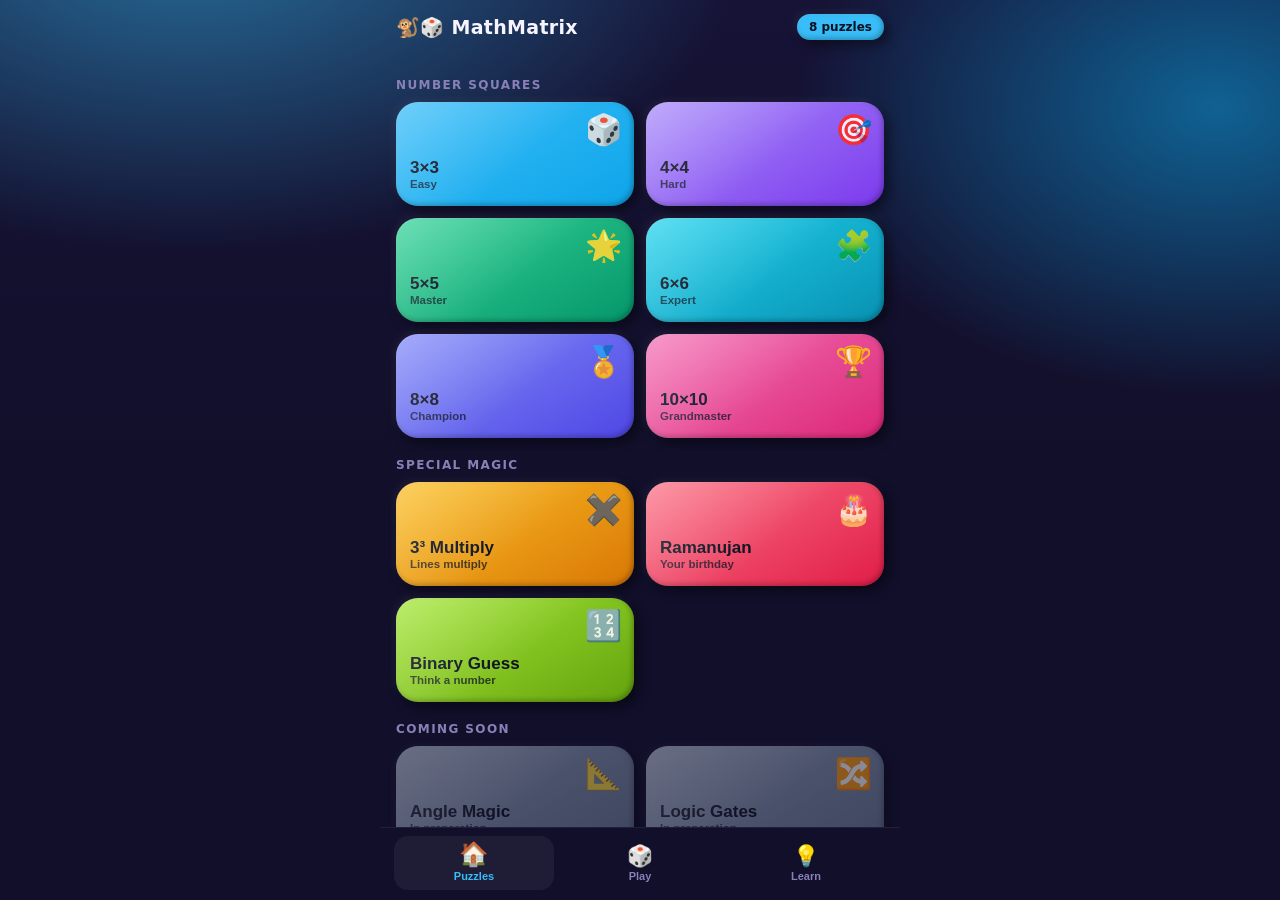
<file: design-preview.html>
<!DOCTYPE html>
<html lang="en">
<head>
<meta charset="UTF-8">
<meta name="viewport" content="width=device-width, initial-scale=1.0, viewport-fit=cover">
<meta name="theme-color" content="#12102A">
<title>🐒🎲 MathMatrix — Multi-Screen Concept</title>
<style>
/* ═══════ TOKENS ═══════ */
:root{
  --bg:#12102A; --bg2:#1A1640;
  --surface:#241F4D; --surface-hi:#2F2963;
  --ink:#F6F4FF; --ink-soft:#C7BEF0; --ink-dim:#8A80B8;
  /* --accent + --accent2 are swapped per puzzle: each level owns a colour world */
  --accent:#38BDF8; --accent2:#0EA5E9;
  --clay: 5px 5px 12px rgba(0,0,0,.45), -3px -3px 9px rgba(255,255,255,.055),
          inset 1px 1px 2px rgba(255,255,255,.09), inset -2px -2px 5px rgba(0,0,0,.25);
  --press: inset 4px 4px 9px rgba(0,0,0,.45), inset -2px -2px 6px rgba(255,255,255,.06);
  --spring:cubic-bezier(.34,1.56,.64,1);
  --r:22px;
}
*{box-sizing:border-box;-webkit-tap-highlight-color:transparent;margin:0;padding:0;}
body{
  font-family:'Trebuchet MS','Segoe UI',system-ui,sans-serif; color:var(--ink);
  background:var(--bg); min-height:100dvh; overflow:hidden;
}
/* colour wash that changes with the chosen puzzle */
.wash{position:fixed;inset:0;z-index:0;pointer-events:none;
  background:radial-gradient(900px 520px at 15% -8%, var(--accent), transparent 62%),
             radial-gradient(700px 480px at 95% 12%, var(--accent2), transparent 60%),
             linear-gradient(180deg,var(--bg2),var(--bg) 55%);
  opacity:.55; transition:background .55s ease;}

.app{position:relative;z-index:1;display:flex;flex-direction:column;height:100dvh;max-width:520px;margin:0 auto;}

/* ═══════ HEADER ═══════ */
header{display:flex;align-items:center;gap:12px;padding:14px 16px;flex:none;}
.back{width:42px;height:42px;border:0;border-radius:14px;background:var(--surface);color:var(--ink);
  font-size:20px;box-shadow:var(--clay);cursor:pointer;display:none;place-items:center;
  transition:transform .13s var(--spring);}
.back:active{transform:scale(.9);box-shadow:var(--press);}
header h1{font-size:19px;font-weight:800;letter-spacing:.3px;flex:1;}
header .chip{font-size:12px;font-weight:800;padding:6px 12px;border-radius:999px;
  background:var(--accent);color:#08111f;box-shadow:var(--clay);}

/* ═══════ SCREENS ═══════ */
main{flex:1;position:relative;overflow:hidden;}
.screen{position:absolute;inset:0;overflow-y:auto;padding:4px 16px 20px;
  opacity:0;transform:translateX(28px);pointer-events:none;transition:opacity .28s ease,transform .32s var(--spring);}
.screen.on{opacity:1;transform:none;pointer-events:auto;}
.screen.back-out{transform:translateX(-28px);}

/* ═══════ HOME — a colourful card per puzzle ═══════ */
.grid{display:grid;grid-template-columns:1fr 1fr;gap:12px;}
.lv{border:0;cursor:pointer;text-align:left;padding:16px 14px;border-radius:var(--r);
  color:#0a0f1e;box-shadow:var(--clay);position:relative;overflow:hidden;min-height:104px;
  display:flex;flex-direction:column;justify-content:flex-end;
  animation:rise .45s var(--spring) backwards;transition:transform .14s var(--spring);}
.lv:active{transform:scale(.94);}
.lv .ico{position:absolute;top:10px;right:12px;font-size:30px;opacity:.9;}
.lv b{font-size:17px;font-weight:800;display:block;}
.lv small{font-size:11.5px;font-weight:700;opacity:.75;}
.lv::after{content:'';position:absolute;inset:0;background:linear-gradient(140deg,rgba(255,255,255,.28),transparent 55%);}
@keyframes rise{from{opacity:0;transform:translateY(16px) scale(.96)}to{opacity:1;transform:none}}
.section{font-size:12px;font-weight:800;letter-spacing:1.4px;text-transform:uppercase;
  color:var(--ink-dim);margin:20px 0 10px;}

/* ═══════ PLAY — focused, themed to the level ═══════ */
.playtop{display:flex;align-items:center;justify-content:center;gap:14px;margin-bottom:14px;}
.target{display:inline-flex;align-items:center;gap:8px;padding:11px 22px;border-radius:999px;
  font-size:20px;font-weight:800;color:#08111f;background:var(--accent);box-shadow:var(--clay);
  transition:transform .3s var(--spring),background .3s ease;}
.target.done{background:#34D399;transform:scale(1.06);}
.ring{width:60px;height:60px;border-radius:50%;display:grid;place-items:center;box-shadow:var(--clay);
  background:conic-gradient(var(--accent) calc(var(--p,0)*1%),rgba(255,255,255,.09) 0);transition:background .4s ease;}
.ring i{width:46px;height:46px;border-radius:50%;background:var(--surface);display:grid;place-items:center;
  font-size:13px;font-weight:800;font-style:normal;}
.board{display:grid;gap:7px;justify-content:center;margin:0 auto 16px;}
.c{aspect-ratio:1;width:100%;border:0;border-radius:13px;background:var(--surface-hi);color:var(--ink);
  font-size:19px;font-weight:800;box-shadow:var(--clay);cursor:pointer;
  transition:transform .13s var(--spring),background .25s ease;}
.c:active{transform:scale(.9);}
.c.edge{background:transparent;box-shadow:none;color:var(--accent);font-size:13px;font-weight:800;}
.c.cur{outline:3px solid var(--accent);outline-offset:2px;}
.c.pop{animation:pop .3s var(--spring);}
@keyframes pop{0%{transform:scale(.35);opacity:.2}60%{transform:scale(1.2)}100%{transform:scale(1)}}
.c.win{background:linear-gradient(145deg,#34D399,#059669);color:#04211a;animation:flip .45s var(--spring);}
@keyframes flip{from{transform:rotateY(80deg) scale(.85)}to{transform:none}}
.pad{display:grid;grid-template-columns:repeat(5,1fr);gap:7px;max-width:330px;margin:0 auto;}
.k{aspect-ratio:1.2;border:0;border-radius:13px;background:var(--surface-hi);color:var(--ink);
  font-size:19px;font-weight:800;box-shadow:var(--clay);cursor:pointer;transition:transform .13s var(--spring);}
.k:active{transform:scale(.9);box-shadow:var(--press);}
.k.f{background:var(--accent);color:#08111f;font-size:17px;}
.hint{text-align:center;color:var(--ink-soft);font-size:13px;margin:14px 0 6px;line-height:1.6;}
.btnrow{display:flex;gap:10px;margin:14px 0;}
.btn{flex:1;border:0;border-radius:16px;padding:14px;font-size:15px;font-weight:800;cursor:pointer;
  background:var(--surface-hi);color:var(--ink);box-shadow:var(--clay);transition:transform .13s var(--spring);}
.btn:active{transform:scale(.94);box-shadow:var(--press);}
.btn.p{background:var(--accent);color:#08111f;}

/* ═══════ LEARN ═══════ */
.note{background:var(--surface);border-radius:var(--r);padding:16px;box-shadow:var(--clay);
  margin-bottom:12px;animation:rise .45s var(--spring) backwards;}
.note h3{font-size:15px;margin-bottom:8px;color:var(--accent);}
.note p{font-size:13.5px;line-height:1.7;color:var(--ink-soft);}

/* ═══════ BOTTOM NAV ═══════ */
nav{flex:none;display:flex;gap:6px;padding:8px 14px calc(10px + env(safe-area-inset-bottom));
  background:rgba(18,16,42,.86);backdrop-filter:blur(14px);border-top:1px solid rgba(255,255,255,.07);}
nav button{flex:1;border:0;background:transparent;color:var(--ink-dim);cursor:pointer;
  padding:8px 4px;border-radius:14px;font-size:11px;font-weight:800;transition:color .2s ease,background .2s ease;}
nav button .g{display:block;font-size:21px;margin-bottom:2px;transition:transform .2s var(--spring);}
nav button.on{color:var(--accent);background:rgba(255,255,255,.06);}
nav button.on .g{transform:translateY(-2px) scale(1.12);}
.confetti{position:fixed;pointer-events:none;font-size:20px;z-index:99;}
@media(prefers-reduced-motion:reduce){*{animation:none!important;transition-duration:.01ms!important}}
</style>
</head>
<body>
<div class="wash" id="wash"></div>
<div class="app">
  <header>
    <button class="back" id="back" onclick="go('home',true)">←</button>
    <h1 id="title">🐒🎲 MathMatrix</h1>
    <span class="chip" id="chip">8 puzzles</span>
  </header>

  <main>
    <!-- HOME -->
    <section class="screen on" id="s-home">
      <div class="section">Number squares</div>
      <div class="grid" id="grid1"></div>
      <div class="section">Special magic</div>
      <div class="grid" id="grid2"></div>
      <div class="section">Coming soon</div>
      <div class="grid" id="grid3"></div>
    </section>

    <!-- PLAY -->
    <section class="screen" id="s-play">
      <div class="playtop">
        <div class="target" id="target">🎯 <span id="tv">?</span></div>
        <div class="ring" id="ring" style="--p:0"><i id="rt">0/9</i></div>
      </div>
      <div class="board" id="board"></div>
      <div class="btnrow">
        <button class="btn" onclick="reset()">↺ Clear</button>
        <button class="btn p" onclick="demo()">▶ Show me</button>
      </div>
      <div class="pad" id="pad"></div>
      <p class="hint">Tap a cell, then a number. Fill every row, column and diagonal to the same total.</p>
    </section>

    <!-- LEARN -->
    <section class="screen" id="s-learn">
      <div class="note" style="animation-delay:0ms"><h3>The secret structure</h3>
        <p>The middle box is the heart: <b>target ÷ 3</b>. Opposite boxes always add to <b>twice the centre</b> —
        for centre 5 that's 10: 1+9, 2+8, 3+7, 4+6.</p></div>
      <div class="note" style="animation-delay:60ms"><h3>Count-down method</h3>
        <p>Place 1 in the top middle. Count three down, place the next number to the right.
        Blocked? Drop straight below instead. Repeat to 9.</p></div>
      <div class="note" style="animation-delay:120ms"><h3>Eight twins</h3>
        <p>Rotate or mirror any solved square — all 8 versions stay magic. The numbers move,
        the relationships never do.</p></div>
    </section>
  </main>

  <nav>
    <button class="on" id="n-home"  onclick="go('home')"><span class="g">🏠</span>Puzzles</button>
    <button        id="n-play"  onclick="go('play')"><span class="g">🎲</span>Play</button>
    <button        id="n-learn" onclick="go('learn')"><span class="g">💡</span>Learn</button>
  </nav>
</div>

<script>
/* each puzzle owns a colour world — the whole screen changes personality */
const P=[
 {id:'3x3',  n:'3×3',   s:'Easy',        i:'🎲', a:'#38BDF8', b:'#0EA5E9', g:3},
 {id:'4x4',  n:'4×4',   s:'Hard',        i:'🎯', a:'#A78BFA', b:'#7C3AED', g:4},
 {id:'5x5',  n:'5×5',   s:'Master',      i:'🌟', a:'#34D399', b:'#059669', g:5},
 {id:'6x6',  n:'6×6',   s:'Expert',      i:'🧩', a:'#22D3EE', b:'#0891B2', g:6},
 {id:'8x8',  n:'8×8',   s:'Champion',    i:'🏅', a:'#818CF8', b:'#4F46E5', g:8},
 {id:'10x10',n:'10×10', s:'Grandmaster', i:'🏆', a:'#F472B6', b:'#DB2777', g:10},
];
const S=[
 {id:'3cube',n:'3³ Multiply', s:'Lines multiply', i:'✖️', a:'#FBBF24', b:'#D97706', g:3},
 {id:'ram',  n:'Ramanujan',   s:'Your birthday',  i:'🎂', a:'#FB7185', b:'#E11D48', g:4},
 {id:'bin',  n:'Binary Guess',s:'Think a number', i:'🔢', a:'#A3E635', b:'#65A30D', g:0},
];
const C=[{n:'Angle Magic',s:'In preparation',i:'📐',a:'#94A3B8',b:'#64748B'},
         {n:'Logic Gates',s:'In preparation',i:'🔀',a:'#94A3B8',b:'#64748B'}];

function card(p,i,soon){
  const b=document.createElement('button');
  b.className='lv'; b.style.background='linear-gradient(150deg,'+p.a+','+p.b+')';
  b.style.animationDelay=(i*45)+'ms';
  if(soon) b.style.opacity='.55';
  b.innerHTML='<span class="ico">'+p.i+'</span><b>'+p.n+'</b><small>'+p.s+'</small>';
  b.onclick=()=>soon?alert(p.n+' — coming soon!'):open(p);
  return b;
}
P.forEach((p,i)=>grid1.appendChild(card(p,i)));
S.forEach((p,i)=>grid2.appendChild(card(p,i+P.length)));
C.forEach((p,i)=>grid3.appendChild(card(p,i+9,true)));

let cur=P[0], filled=0;
function theme(p){
  document.documentElement.style.setProperty('--accent',p.a);
  document.documentElement.style.setProperty('--accent2',p.b);
  document.querySelector('meta[name=theme-color]').setAttribute('content',p.b);
}
function open(p){ cur=p; theme(p); buildBoard(p); title.textContent=p.i+' '+p.n; chip.textContent=p.s; go('play'); }
function go(s,isBack){
  ['home','play','learn'].forEach(k=>{
    const el=document.getElementById('s-'+k), nb=document.getElementById('n-'+k);
    el.classList.toggle('on',k===s); el.classList.toggle('back-out',!!isBack&&k!==s);
    nb.classList.toggle('on',k===s);
  });
  back.style.display = s==='home' ? 'none' : 'grid';
  if(s==='home'){ title.textContent='🐒🎲 MathMatrix'; chip.textContent='8 puzzles'; }
  document.getElementById('s-'+s).scrollTop=0;
}
const SOL3=[[8,1,6],[3,5,7],[4,9,2]];
function buildBoard(p){
  const n=p.g||3, t=n+2; filled=0;
  board.style.gridTemplateColumns='repeat('+t+',minmax(0,1fr))';
  board.style.maxWidth=(t*46)+'px';
  board.innerHTML='';
  for(let r=0;r<t;r++)for(let c=0;c<t;c++){
    const edge=(r===0||r===t-1||c===0||c===t-1);
    const el=document.createElement('button'); el.className='c'+(edge?' edge':'');
    if(edge) el.textContent='?';
    else if(n===3) el.dataset.v=SOL3[r-1][c-1];
    el.onclick=()=>{ if(edge) return;
      document.querySelectorAll('.c.cur').forEach(x=>x.classList.remove('cur')); el.classList.add('cur');
      if(!el.textContent && el.dataset.v){ el.textContent=el.dataset.v; el.classList.add('pop');
        filled++; ring.style.setProperty('--p',filled/9*100); rt.textContent=filled+'/9'; tv.textContent='15';
        if(filled===9) done(); } };
    board.appendChild(el);
  }
  ring.style.setProperty('--p',0); rt.textContent='0/'+(n*n); tv.textContent='?';
  target.classList.remove('done');
}
function done(){
  target.classList.add('done');
  [...document.querySelectorAll('.c:not(.edge)')].forEach((c,i)=>setTimeout(()=>c.classList.add('win'),i*55));
  document.querySelectorAll('.c.edge').forEach(b=>b.textContent='15');
  setTimeout(boom,320);
}
function reset(){ buildBoard(cur); }
function demo(){ const cells=[...document.querySelectorAll('.c:not(.edge)')];
  cells.forEach((c,i)=>setTimeout(()=>{ if(!c.textContent&&c.dataset.v){ c.textContent=c.dataset.v; c.classList.add('pop');
    filled++; ring.style.setProperty('--p',filled/9*100); rt.textContent=filled+'/9'; tv.textContent='15';
    if(filled===9) done(); } },i*260)); }
function boom(){ const e=['⭐','✨','🎉','🎊','🐒'];
  for(let i=0;i<24;i++){ const s=document.createElement('span'); s.className='confetti'; s.textContent=e[i%5];
    s.style.left='50%'; s.style.top='40%'; s.style.transition='transform 1.1s cubic-bezier(.2,.7,.3,1),opacity 1.1s';
    document.body.appendChild(s); void s.offsetWidth;
    const a=Math.random()*6.28,d=110+Math.random()*180;
    s.style.transform='translate('+Math.cos(a)*d+'px,'+(Math.sin(a)*d-40)+'px) rotate('+(Math.random()*720-360)+'deg)';
    s.style.opacity='0'; setTimeout(()=>s.remove(),1200); } }
buildBoard(P[0]);
</script>
</body>
</html>
</file>
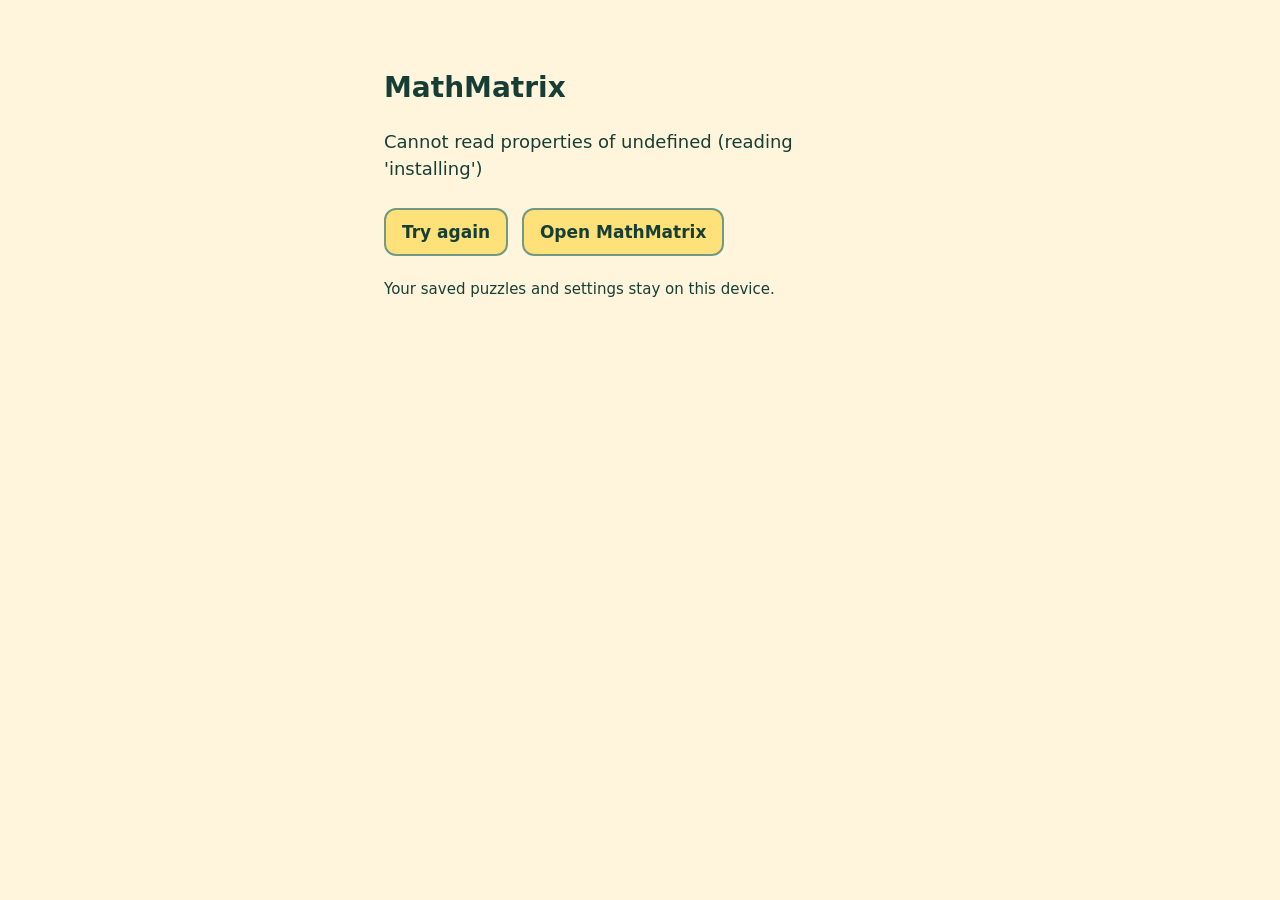
<file: mathmatrix-recover.html>
<!doctype html>
<html lang="en">
<meta charset="utf-8">
<meta name="viewport" content="width=device-width,initial-scale=1">
<link rel="manifest" href="manifest.json">
<title>Restore MathMatrix</title>
<style>body{margin:0;background:#fff5dc;color:#173e35;font:18px/1.5 system-ui,sans-serif}main{max-width:32rem;margin:24px auto;padding:24px}h1{font-size:28px}button,a{display:inline-block;margin:8px 8px 0 0;padding:12px 16px;border:2px solid #739985;border-radius:12px;background:#ffe17a;color:#173e35;font:700 17px system-ui;text-decoration:none}button[hidden]{display:none}</style>
<main>
<h1>MathMatrix</h1>
<p id="progress" role="status" aria-live="polite">Checking the saved MathMatrix app...</p>
<button id="retry" type="button" hidden>Try again</button>
<a href="index.html">Open MathMatrix</a>
<p><small>Your saved puzzles and settings stay on this device.</small></p>
</main>
<script>
(()=>{
 const target='mathmatrix-live-v229-audio-status';
 const progress=document.getElementById('progress'),retry=document.getElementById('retry');
 const timed=(promise,ms=15000)=>new Promise((resolve,reject)=>{const timer=setTimeout(()=>reject(Error('The connection took too long. Please try again.')),ms);Promise.resolve(promise).then(value=>{clearTimeout(timer);resolve(value);},error=>{clearTimeout(timer);reject(error);});});
 async function prepared(){
  if(!(await caches.keys()).includes(target))return false;
  const cache=await caches.open(target),page=await cache.match('./index.html'),chooser=await cache.match('./category-chooser.js');
  return Boolean(page&&chooser&&(await chooser.text()).includes('createMathMatrixCategoryChooser'));
 }
 const activated=worker=>new Promise((resolve,reject)=>{
  const done=error=>{clearTimeout(timer);worker.removeEventListener('statechange',check);error?reject(error):resolve();};
  const check=()=>{if(worker.state==='activated')done();else if(worker.state==='redundant')done(Error('The download did not finish. Please try again.'));};
  const timer=setTimeout(()=>done(Error('The files are still downloading. Keep this page open and try again.')),120000);worker.addEventListener('statechange',check);check();
 });
 const controlling=registration=>new Promise((resolve,reject)=>{
  const done=error=>{clearTimeout(timer);navigator.serviceWorker.removeEventListener('controllerchange',check);error?reject(error):resolve();};
  const check=()=>{if(registration.active===navigator.serviceWorker.controller)done();};
  const timer=setTimeout(()=>done(Error('MathMatrix is ready. Please try once more to open it.')),5000);navigator.serviceWorker.addEventListener('controllerchange',check);check();
 });
 async function run(){
  retry.hidden=true;retry.disabled=true;
  try{
   if(!window.isSecureContext||!('serviceWorker'in navigator))throw Error('Open this HTTPS link in Chrome to restore MathMatrix.');
   const registration=await timed(navigator.serviceWorker.register('sw.js',{scope:'./',updateViaCache:'none'}));
   if(!registration.installing&&!registration.waiting&&!await prepared())await timed(new Promise((resolve,reject)=>{const found=()=>{registration.removeEventListener('updatefound',found);resolve();};registration.addEventListener('updatefound',found,{once:true});registration.update().then(()=>{registration.removeEventListener('updatefound',found);resolve();},error=>{registration.removeEventListener('updatefound',found);reject(error);});}));
   const worker=registration.installing||registration.waiting;
   if(worker){progress.textContent='Downloading the MathMatrix files. Please keep this page open...';await activated(worker);}
   if(!await prepared())throw Error('MathMatrix is not ready yet. Connect to the internet and try again.');
   await controlling(registration);progress.textContent='MathMatrix is ready. Opening...';location.replace('index.html');
  }catch(error){progress.textContent=error.message||'The restore did not finish. Please try again.';retry.hidden=false;retry.disabled=false;}
 }
 retry.addEventListener('click',run);void run();
})();
</script>
</html>
</file>
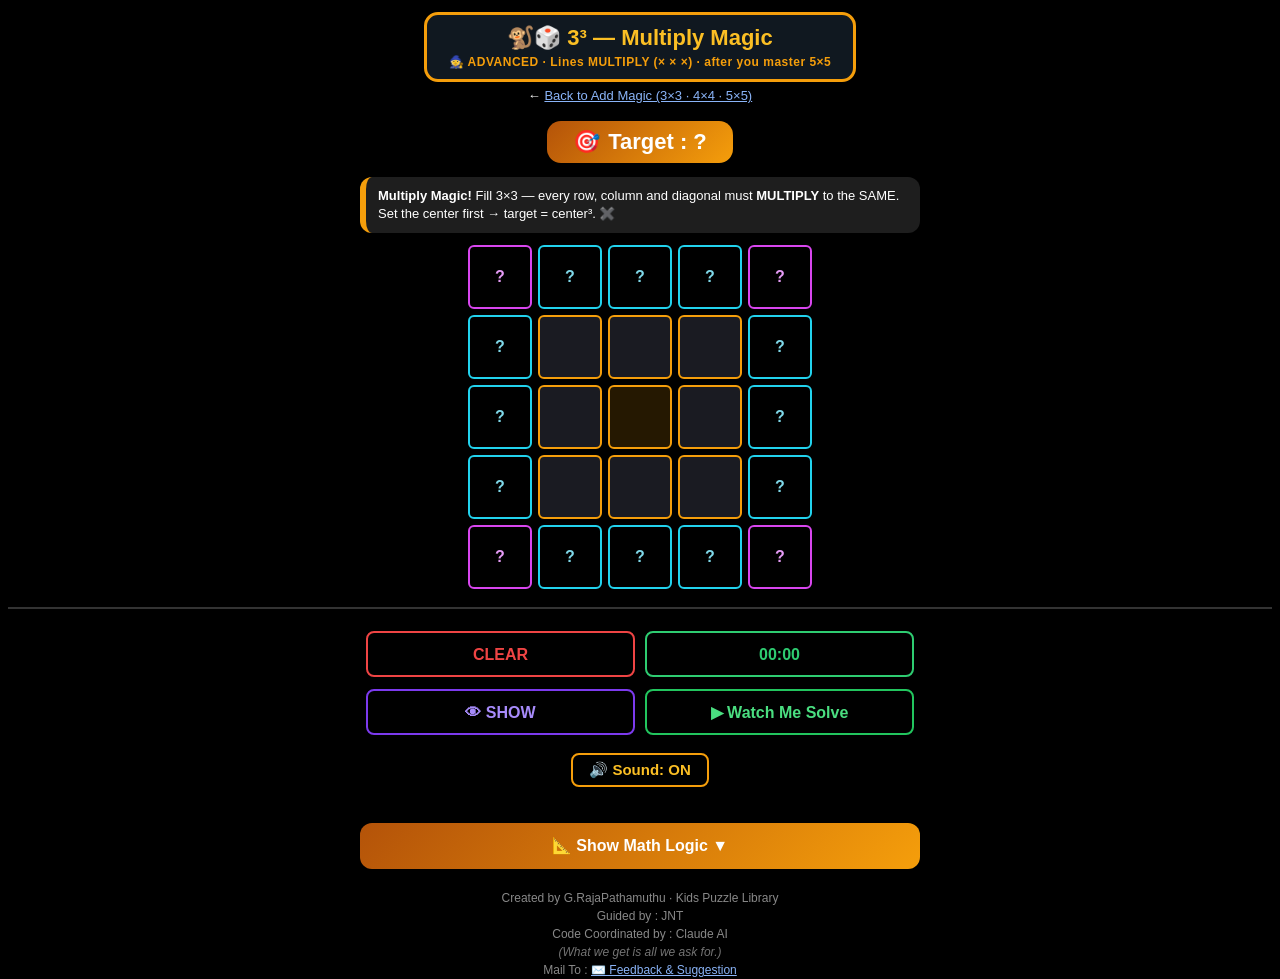
<file: MultiplyMagic3.html>
<!DOCTYPE html>
<html lang="en">
<head>
<meta charset="UTF-8">
<meta name="viewport" content="width=device-width, initial-scale=1.0, maximum-scale=1.0, user-scalable=no">
<meta name="apple-mobile-web-app-capable" content="yes">
<meta name="apple-mobile-web-app-status-bar-style" content="black-translucent">
<meta name="theme-color" content="#0d0d0d">
<link rel="manifest" href="manifest.json">
<link rel="apple-touch-icon" href="icon-192.png">
<title>3³ — Multiply Magic Matrix</title>
<style>
  * { margin:0; padding:0; box-sizing:border-box; -webkit-tap-highlight-color:transparent; }
  html, body { height:100%; width:100%; touch-action:manipulation; }
  body {
    background:#000; color:#fff;
    font-family:-apple-system, BlinkMacSystemFont, "Segoe UI", Roboto, sans-serif;
    display:flex; flex-direction:column; align-items:center;
    min-height:100vh; padding:12px 8px 30px; overflow-x:hidden;
    -webkit-font-smoothing:antialiased;
  }
  a { color:#8ab4f8; }
  .titleCard { background:#101820; border:3px solid #f59e0b; border-radius:14px; padding:10px 22px; margin-bottom:6px; text-align:center; }
  .titleCard h1 { font-size:22px; color:#fbbf24; font-weight:800; }
  .titleCard .sub { font-size:12px; font-weight:700; color:#f59e0b; margin-top:4px; letter-spacing:.5px; }
  .backLink { font-size:13px; margin-bottom:12px; }
  .targetPill {
    border-radius:14px; padding:10px 26px; font-size:22px; font-weight:800; color:#fff;
    display:flex; align-items:center; justify-content:center; gap:8px; line-height:1;
    margin:6px 0 14px; background:linear-gradient(135deg,#b45309,#f59e0b); transition:all .3s ease;
  }
  .targetPill.preview { background:linear-gradient(135deg,#f59e0b,#fb923c) !important; }
  .targetPill.solved  { background:linear-gradient(135deg,#15803d,#22c55e) !important; }
  .instCard { background:#1e1e1e; border-left:6px solid #f59e0b; border-radius:12px; padding:10px 12px; font-size:13px; line-height:1.4; max-width:560px; margin-bottom:12px; }
  .boardContainer { display:inline-flex; justify-content:center; width:100%; margin:0 auto 22px; border-bottom:2px solid #333; padding-bottom:18px; }
  .board { display:grid; grid-gap:6px; gap:6px; grid-template-columns:repeat(5,52px); grid-template-rows:repeat(5,52px); }
  @media (min-width:480px){ .board { grid-template-columns:repeat(5,64px); grid-template-rows:repeat(5,64px); } }
  .cell {
    -webkit-appearance:none; appearance:none;   /* iOS: honour our border/bg instead of default input chrome */
    background:#1a1b22; border:2px solid #f59e0b; border-radius:6px; color:#fff; font-weight:600;  /* solid border + neutral tile so the box is visible on iOS (dashes render faint there) */
    text-align:center; width:52px; height:52px; font-size:22px; outline:none; transition:all .15s ease;
  }
  @media (min-width:480px){ .cell { width:64px; height:64px; } }
  .cell:focus { border-style:solid; border-color:#fbbf24; }
  .cell.dup { border-color:#ef4444; color:#f87171; }
  .cell.center { background:rgba(245,158,11,.15); }
  .cell.win { border-style:solid; border-color:#10b981; background:#051f1f; color:#34d399; }
  .badge {
    border:2px solid #22d3ee; border-radius:6px; display:flex; align-items:center; justify-content:center;
    width:52px; height:52px; font-weight:700; color:#7fd8e8; line-height:1; overflow:hidden;
  }
  @media (min-width:480px){ .badge { width:64px; height:64px; } }
  .badge.corner { border-style:solid; border-color:#d946ef; color:#e59bf5; }
  .badge.full { border-color:#f59e0b; color:#fbbf24; }
  .badge.win  { border-color:#22c55e; color:#4ade80; border-style:solid; }
  .btnRow { display:flex; gap:10px; width:100%; max-width:560px; margin:0 auto 12px; padding:0 6px; }
  .btnRow button, .btnRow .box {
    flex:1; border:2px solid; border-radius:8px; height:46px; line-height:44px; padding:0;
    font-size:16px; font-weight:800; cursor:pointer; text-align:center; background:transparent;
  }
  #clearBtn { border-color:#ef4444; color:#ef4444; }
  #showBtn { border-color:#7c3aed; color:#a78bfa; }
  #watchBtn { border-color:#22c55e; color:#4ade80; }
  #watchBtn:disabled { opacity:.5; cursor:default; }
  @keyframes dropIn { 0%{transform:scale(.25);opacity:0;} 60%{transform:scale(1.18);opacity:1;} 100%{transform:scale(1);} }
  .cell.placing { animation:dropIn .42s ease; color:#fbbf24 !important; }
  #timerBox { border-color:#2ecc71; color:#2ecc71; font-variant-numeric:tabular-nums; cursor:default; }
  #msg { min-height:22px; font-size:15px; font-weight:700; text-align:center; margin:2px 0 10px; }
  #msg.win { color:#4ade80; }
  #logicBtn { background:linear-gradient(135deg,#b45309,#f59e0b); border:none; border-radius:12px; height:46px; line-height:46px; padding:0 20px; text-align:center; font-size:16px; font-weight:700; color:#fff; cursor:pointer; width:100%; max-width:560px; margin:0 auto 12px; display:block; }
  #logicBtn:active { transform:scale(0.98); }
  #logicPanel { display:none; }
  .logicBox { background:#141414; border:1px solid #333; border-radius:12px; padding:14px 14px; max-width:560px; font-size:14px; line-height:1.5; margin-bottom:14px; margin-left:auto; margin-right:auto; }
  .logicBox h3 { color:#fbbf24; font-size:16px; margin-bottom:8px; }
  .logicBox b { color:#f59e0b; }
  .ex { font-family:monospace; background:rgba(50,50,50,.7); padding:10px; border-radius:6px; margin:8px 0; border-left:4px solid #f59e0b; white-space:pre; }
  .credit { font-size:12px; color:#888; text-align:center; margin-top:8px; line-height:1.5; }
</style>
</head>
<body>
<div class="titleCard">
  <h1>🐒🎲 3³ — Multiply Magic</h1>
  <div class="sub">🧙 ADVANCED · Lines MULTIPLY (× × ×) · after you master 5×5</div>
</div>
<div class="backLink">← <a href="index.html?mm-return=puzzles">Back to Add Magic (3×3 · 4×4 · 5×5)</a></div>

<div class="targetPill"><span>🎯</span><span>Target : <span id="targetVal">?</span></span></div>

<div class="instCard"><b>Multiply Magic!</b> Fill 3×3 — every row, column and diagonal must <b>MULTIPLY</b> to the SAME. Set the center first → target = center³. ✖️</div>

<div class="boardContainer"><div class="board" id="board"></div></div>

<div class="btnRow">
  <button id="clearBtn">CLEAR</button>
  <div class="box" id="timerBox">00:00</div>
</div>
<div class="btnRow">
  <button id="showBtn">👁 SHOW</button>
  <button id="watchBtn">▶ Watch Me Solve</button>
</div>
<div style="text-align:center; margin:6px 0 2px;">
  <button id="soundBtn" style="background:transparent; border:2px solid #f59e0b; color:#fbbf24; border-radius:8px; padding:6px 16px; font-size:15px; font-weight:800; cursor:pointer;">🔊 Sound: ON</button>
</div>
<div id="msg"></div>

<button id="logicBtn">📐 Show Math Logic ▼</button>
<div id="logicPanel">

<div class="logicBox">
  <h3>📐 How Multiply Magic works</h3>
  <p>Every line (row, column, diagonal) has the same <b>product</b> — you multiply the three numbers, not add them.</p>
  <p style="margin-top:8px;"><b>Target = center³</b> (center × center × center). Set the center box and the goal appears in orange.</p>
  <p style="margin-top:8px;"><b>Opposite boxes</b> through the center multiply to <b>center²</b>.</p>
  <p style="margin-top:10px;"><b>Worked examples</b> (center → target):</p>
  <div class="ex">center 6  → 216
  3  36   2
  4   6   9
 18   1  12</div>
  <div class="ex">center 12 → 1728
  6  72   4
  8  12  18
 36   2  24</div>
  <div class="ex">center 16 → 4096
  8 256   2
  4  16  64
128   1  32</div>
  <p style="margin-top:8px; font-size:.9em; opacity:.85;">Tip: these are the same magic squares as the adding ones — written as powers. Maths has no boundary. 🙌</p>
</div>

<div class="logicBox">
  <h3>🔢 Three Types — how the numbers rise</h3>
  <p>Multiply Magic works with any family of numbers whose factors line up. Three ready examples, <b>easy → hard</b>:</p>
  <ol style="margin:8px 0; padding-left:20px;">
    <li><b>Type 1 · 2s &amp; 3s → Target 216</b> (center 6)<br><span style="font-family:monospace;">1, 2, 3, 4, 6, 9, 12, 18, 36</span> — built by multiplying 2s and 3s.</li>
    <li style="margin-top:6px;"><b>Type 2 · bigger 2s &amp; 3s → Target 1728</b> (center 12)<br><span style="font-family:monospace;">2, 4, 6, 8, 12, 18, 24, 36, 72</span> — the same idea, scaled up.</li>
    <li style="margin-top:6px;"><b>Type 3 · powers of 2 → Target 4096</b> (center 16)<br><span style="font-family:monospace;">1, 2, 4, 8, 16, 32, 64, 128, 256</span> — each number doubles the last (2⁰ … 2⁸).</li>
  </ol>
  <p style="margin-top:8px;"><b>How the sequence rises:</b> pick a center, then its factors are spread around it so every line multiplies back to <b>center³</b>. A bigger center means a bigger target and faster-rising numbers.</p>
  <p style="margin-top:8px;"><b>When / after:</b> try them in order — <b>216 → 1728 → 4096</b> (small numbers first). Attempt these only after you are comfortable with the adding 5×5 — this is the advanced magic. 🧙</p>
</div>
</div><!-- /logicPanel -->

<div class="credit">Created by G.RajaPathamuthu · Kids Puzzle Library<br>Guided by : JNT<br>Code Coordinated by : Claude AI<br>
  <i style="opacity:.85;">(What we get is all we ask for.)</i><br>
  Mail To : <a href="mailto:grajapm@gmail.com?subject=MathMatrix%203cube%20Feedback">✉️ Feedback &amp; Suggestion</a>
</div>

<script>
(function(){
  var board = document.getElementById('board');
  var targetVal = document.getElementById('targetVal');
  var targetPill = document.querySelector('.targetPill');
  var msg = document.getElementById('msg');
  var inputs = [[],[],[]];      // 3x3 input cells
  var badges = {};              // line-key -> [nodes]
  var solved = false, showing = false, watching = false, timer = null, secs = 0;
  var prevComplete = 0, prevDup = 0;

  // ---- Sound FX: playful/arcade tones generated in-code (WebAudio, no files) ----
  var soundOn = (localStorage.getItem('mmSound') !== 'off');   // default ON, shared key with main game
  var audioCtx = null;
  function ensureAudio(){
    try {
      if (!audioCtx) audioCtx = new (window.AudioContext || window.webkitAudioContext)();
      if (audioCtx && audioCtx.state === 'suspended') audioCtx.resume();
    } catch (e) { audioCtx = null; }
  }
  function tone(freq, start, dur, type, peak){
    if (!audioCtx) return;
    var t0 = audioCtx.currentTime + start;
    var osc = audioCtx.createOscillator(), g = audioCtx.createGain();
    osc.type = type || 'square';
    if (Array.isArray(freq)){ osc.frequency.setValueAtTime(freq[0], t0); osc.frequency.exponentialRampToValueAtTime(freq[1], t0 + dur * 0.9); }
    else osc.frequency.setValueAtTime(freq, t0);   // number = steady pitch; [from,to] = glide
    g.gain.setValueAtTime(0.0001, t0);
    g.gain.exponentialRampToValueAtTime(peak || 0.18, t0 + 0.012);
    g.gain.exponentialRampToValueAtTime(0.0001, t0 + dur);
    osc.connect(g); g.connect(audioCtx.destination);
    osc.start(t0); osc.stop(t0 + dur + 0.03);
  }
  function sfx(kind){
    if (!soundOn) return;
    ensureAudio();
    if (!audioCtx) return;
    switch (kind){
      case 'place':  tone([700,1150], 0, 0.10, 'triangle', 0.20); tone(1400, 0.02, 0.08, 'sine', 0.10); break;   // F · candy plink
      case 'line':   [784,1047,1319].forEach(function(fr,i){ tone(fr, i*0.05, 0.12, 'triangle', 0.15); }); break; // 3 · candy shimmer
      case 'dup':    tone(150, 0, 0.16, 'sawtooth', 0.10); break;
      case 'win':    [523,587,659,784,880,1047,1319].forEach(function(fr,i){ tone(fr, i*0.06, 0.16, 'triangle', 0.16); tone(fr*2, i*0.06, 0.10, 'sine', 0.05); }); break; // 2 · candy cascade
      case 'tick':   tone(700, 0, 0.045, 'square', 0.08); break;
    }
  }
  function refreshSoundBtn(){
    var b = document.getElementById('soundBtn');
    if (!b) return;
    b.textContent = soundOn ? '🔊 Sound: ON' : '🔇 Sound: OFF';
    b.style.borderColor = soundOn ? '#f59e0b' : '#666';
    b.style.color = soundOn ? '#fbbf24' : '#888';
  }
  // Mobile audio unlock: wake the AudioContext on the first real touch/key, so the
  // place-pop plays on manual entry (typing's 'input' event may not count as a gesture).
  ['pointerdown','touchstart','keydown'].forEach(function(evt){
    document.addEventListener(evt, function(){ if (soundOn) ensureAudio(); }, { passive:true });
  });
  function celebrate(){
    var emojis = ['⭐','✨','🎉','🎊','🌟','💫'];
    var cx = window.innerWidth / 2, cy = window.innerHeight * 0.40;
    for (var i = 0; i < 22; i++){
      var s = document.createElement('span');
      s.textContent = emojis[i % emojis.length];
      s.style.cssText = 'position:fixed;left:' + cx + 'px;top:' + cy + 'px;font-size:' +
        (18 + Math.round(Math.random() * 22)) + 'px;pointer-events:none;z-index:9999;opacity:1;' +
        'transition:transform 1s cubic-bezier(.2,.7,.3,1),opacity 1s ease;transform:translate(-50%,-50%)';
      document.body.appendChild(s);
      void s.offsetWidth;
      var ang = Math.random() * Math.PI * 2, dist = 90 + Math.random() * 170;
      var dx = Math.cos(ang) * dist, dy = Math.sin(ang) * dist - 40;
      s.style.transform = 'translate(calc(-50% + ' + dx + 'px), calc(-50% + ' + dy + 'px)) rotate(' + (Math.random() * 720 - 360) + 'deg)';
      s.style.opacity = '0';
      (function(el){ setTimeout(function(){ el.remove(); }, 1150); })(s);
    }
    var fl = document.createElement('div');
    fl.style.cssText = 'position:fixed;inset:0;background:radial-gradient(circle at 50% 40%, rgba(255,220,120,.30), transparent 60%);pointer-events:none;z-index:9998;transition:opacity .5s ease;opacity:1';
    document.body.appendChild(fl);
    void fl.offsetWidth; fl.style.opacity = '0';
    setTimeout(function(){ fl.remove(); }, 560);
  }

  // display 5x5: ring badges + inner 3x3 inputs
  function keyAt(dr, dc){
    // returns ['input', r, c] or ['badge', key, isCorner]
    var r = dr - 1, c = dc - 1;
    if (dr >= 1 && dr <= 3 && dc >= 1 && dc <= 3) return ['input', r, c];
    // corners -> diagonals
    if ((dr===0&&dc===0) || (dr===4&&dc===4)) return ['badge','d1',true];
    if ((dr===0&&dc===4) || (dr===4&&dc===0)) return ['badge','d2',true];
    // top/bottom edges -> columns
    if (dr===0 || dr===4) return ['badge','c'+(dc-1),false];
    // left/right edges -> rows
    return ['badge','r'+(dr-1),false];
  }
  for (var dr=0; dr<5; dr++) for (var dc=0; dc<5; dc++){
    var spec = keyAt(dr,dc);
    if (spec[0]==='input'){
      var inp = document.createElement('input');
      inp.className = 'cell' + (spec[1]===1&&spec[2]===1 ? ' center' : '');
      inp.type='text'; inp.inputMode='numeric'; inp.maxLength=4;
      inp.addEventListener('input', function(e){ e.target.value = e.target.value.replace(/[^0-9]/g,''); if(e.target.value!=='') sfx('place'); update(); startTimer(); });
      inputs[spec[1]][spec[2]] = inp;
      board.appendChild(inp);
    } else {
      var b = document.createElement('div');
      b.className = 'badge' + (spec[2] ? ' corner' : '');
      b.textContent = '?';
      (badges[spec[1]] = badges[spec[1]] || []).push(b);
      board.appendChild(b);
    }
  }

  function val(r,c){ var v = parseInt(inputs[r][c].value,10); return isNaN(v) ? null : v; }
  function lineVals(k){
    var out=[];
    for (var i=0;i<3;i++){
      if (k[0]==='r') out.push(val(+k[1], i));
      else if (k[0]==='c') out.push(val(i, +k[1]));
      else if (k==='d1') out.push(val(i,i));
      else out.push(val(i,2-i));
    }
    return out;
  }
  function setBadge(k, txt, cls){
    badges[k].forEach(function(b){ b.textContent = txt; b.classList.remove('full','win'); if (cls) b.classList.add(cls); });
  }
  function fitCells(){
    var w = inputs[0][0].clientWidth; if(!w) return;
    for (var r=0;r<3;r++) for (var c=0;c<3;c++){
      var len = (inputs[r][c].value||'').length || 1;
      var f = len<=1?0.5: len===2?0.42: len===3?0.32: 0.26;
      inputs[r][c].style.fontSize = Math.round(w*f)+'px';
    }
  }
  function product(arr){ return arr.reduce(function(a,b){ return a*b; }, 1); }

  var LINES = ['r0','r1','r2','c0','c1','c2','d1','d2'];
  function update(){
    if (solved) return;
    // dup detection
    var seen={}, dups={};
    for (var r=0;r<3;r++) for (var c=0;c<3;c++){ var v=val(r,c); if(v===null)continue; if(seen[v])dups[v]=true; seen[v]=true; }
    for (var r2=0;r2<3;r2++) for (var c2=0;c2<3;c2++){ var vv=val(r2,c2); inputs[r2][c2].classList.toggle('dup', !!(vv!==null&&dups[vv])); }
    fitCells();

    var complete=[];
    LINES.forEach(function(k){
      var vals=lineVals(k), filled=vals.filter(function(x){return x!==null;});
      if (filled.length===0) setBadge(k,'?',null);
      else if (filled.length<3) setBadge(k, product(filled), null);
      else { setBadge(k, product(filled), 'full'); complete.push(product(filled)); }
    });

    // Target: center^3 preview (orange) when center set; else completed product; else ?
    var cen = val(1,1);
    if (cen !== null){ targetVal.textContent = cen*cen*cen; targetPill.classList.add('preview'); }
    else { targetPill.classList.remove('preview'); targetVal.textContent = complete.length ? complete[0] : '?'; }

    // win: all 9 filled, all 8 products equal
    var allFilled=true;
    for (var r3=0;r3<3;r3++) for (var c3=0;c3<3;c3++) if (val(r3,c3)===null) allFilled=false;
    var isWin = !showing && !watching && allFilled && Object.keys(dups).length===0 && complete.length===8 && complete.every(function(p){return p===complete[0];});

    // playful feedback on real moves only
    if (!showing && !watching && !solved && !isWin){
      var dupCount = Object.keys(dups).length;
      if (complete.length > prevComplete) sfx('line');
      else if (dupCount > prevDup && dupCount > 0) sfx('dup');
    }
    prevComplete = complete.length; prevDup = Object.keys(dups).length;

    if (isWin){ win(complete[0]); }
    else { msg.textContent=''; msg.className=''; }
  }

  function win(t){
    solved=true; sfx('win'); celebrate(); stopTimer();
    targetPill.classList.remove('preview'); targetPill.classList.add('solved'); targetVal.textContent=t;
    LINES.forEach(function(k){ setBadge(k,t,'win'); });
    for (var r=0;r<3;r++) for (var c=0;c<3;c++){ inputs[r][c].classList.add('win'); inputs[r][c].readOnly=true; }
    msg.textContent='🎉 Multiply Magic solved! Every line × = '+t;
    msg.className='win';
  }

  function resetAll(){
    solved=false; prevComplete=0; prevDup=0; targetPill.classList.remove('solved','preview');
    for (var r=0;r<3;r++) for (var c=0;c<3;c++){ inputs[r][c].value=''; inputs[r][c].readOnly=false; inputs[r][c].classList.remove('dup','win'); }
    msg.textContent=''; msg.className=''; stopTimer(); secs=0; document.getElementById('timerBox').textContent='00:00';
    update();
  }

  // Timer
  function startTimer(){ if (timer||solved) return; timer=setInterval(function(){ secs++; var m=String(Math.floor(secs/60)).padStart(2,'0'), s=String(secs%60).padStart(2,'0'); document.getElementById('timerBox').textContent=m+':'+s; },1000); }
  function stopTimer(){ if(timer){ clearInterval(timer); timer=null; } }

  document.getElementById('clearBtn').addEventListener('click', function(){ if(showing) return; resetAll(); });

  document.getElementById('showBtn').addEventListener('click', function(){
    if (showing || solved) return;
    showing=true;
    var ex=[[8,256,2],[4,16,64],[128,1,32]]; // the 4096 example — powers of 2 (familiar bit values)
    var saved=[]; for (var r=0;r<3;r++) for (var c=0;c<3;c++) saved.push(inputs[r][c].value);
    for (var r2=0;r2<3;r2++) for (var c2=0;c2<3;c2++){ inputs[r2][c2].value=ex[r2][c2]; inputs[r2][c2].readOnly=true; }
    sfx('line');
    update();
    var btn=this, n=3; btn.textContent='👁 '+n;
    var iv=setInterval(function(){
      n--; if(n>0){ btn.textContent='👁 '+n; return; }
      clearInterval(iv);
      var i=0; for (var r=0;r<3;r++) for (var c=0;c<3;c++){ inputs[r][c].value=saved[i++]; inputs[r][c].readOnly=false; }
      btn.textContent='👁 SHOW'; showing=false; update();
    },1000);
  });

  // Watch Me Build — reveals the 4096 square in value sequence 1,2,4,8,16,32,64,128,256 (like 3x3's 1..9)
  document.getElementById('watchBtn').addEventListener('click', function(){
    if (watching || showing || solved) return;
    watching = true;
    var btn = this; btn.disabled = true; document.getElementById('showBtn').disabled = true;
    resetAll();
    var ex = [[8,256,2],[4,16,64],[128,1,32]]; // 4096 — powers of 2 (familiar bit values)
    // cells in ascending value order: 1→2→4→8→16→32→64→128→256
    var order = [[2,1],[0,2],[1,0],[0,0],[1,1],[2,2],[1,2],[2,0],[0,1]];
    var i = 0;
    msg.textContent = '▶ Watch the products build to center³…'; msg.className = '';
    var iv = setInterval(function(){
      if (i >= order.length){
        clearInterval(iv);
        for (var r=0;r<3;r++) for (var c=0;c<3;c++){ inputs[r][c].classList.add('win'); inputs[r][c].readOnly = true; }
        msg.textContent = '✨ Every line × = 4096 = 16³ (powers of 2!). Tap CLEAR and try your own!'; msg.className = 'win';
        btn.disabled = false; document.getElementById('showBtn').disabled = false; watching = false;
        return;
      }
      var rc = order[i], cell = inputs[rc[0]][rc[1]];
      cell.value = String(ex[rc[0]][rc[1]]);
      cell.classList.remove('placing'); void cell.offsetWidth; cell.classList.add('placing');
      sfx('tick'); update(); i++;
    }, 1100);  // slow pace for mind-mapping
  });

  // Show/Hide Math Logic (tips collapsed like the other tables)
  document.getElementById('logicBtn').addEventListener('click', function(){
    var box = document.getElementById('logicPanel');
    var open = box.style.display === 'block';
    box.style.display = open ? 'none' : 'block';
    this.textContent = open ? '📐 Show Math Logic ▼' : '📐 Hide Math Logic ▲';
  });

  // Sound on/off toggle (shares the 'mmSound' setting with the main game)
  refreshSoundBtn();
  document.getElementById('soundBtn').addEventListener('click', function(){
    soundOn = !soundOn;
    localStorage.setItem('mmSound', soundOn ? 'on' : 'off');
    refreshSoundBtn();
    if (soundOn){ ensureAudio(); sfx('line'); }
  });

  window.addEventListener('resize', fitCells);
  if ('serviceWorker' in navigator){ window.addEventListener('load', function(){ navigator.serviceWorker.register('sw.js').catch(function(){}); }); }
  // Best-effort: keep the offline cache from being evicted under storage pressure.
  if (navigator.storage && navigator.storage.persist){ navigator.storage.persisted().then(function(a){ if(!a) navigator.storage.persist(); }).catch(function(){}); }
  // iOS ignores user-scalable=no — block pinch/gesture zoom so the layout stays put.
  ['gesturestart','gesturechange','gestureend'].forEach(function(evt){ document.addEventListener(evt, function(e){ e.preventDefault(); }, { passive:false }); });
  update();
})();
</script>
</body>
</html>
</file>
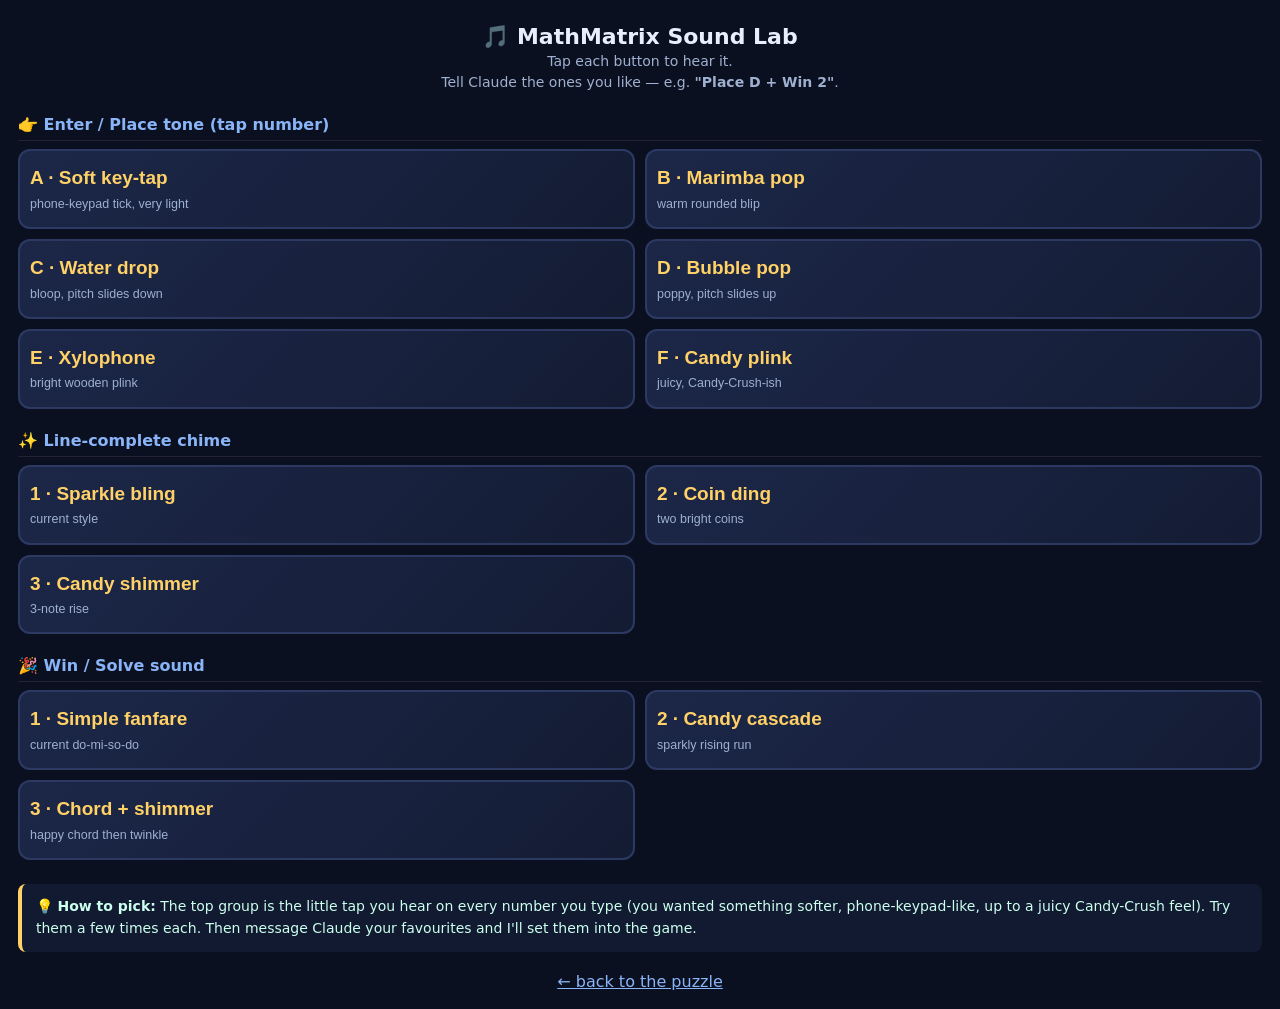
<file: sound-lab.html>
<!DOCTYPE html>
<html lang="en">
<head>
<meta charset="UTF-8">
<meta name="viewport" content="width=device-width, initial-scale=1.0">
<title>MathMatrix · Sound Lab</title>
<style>
  * { box-sizing:border-box; -webkit-tap-highlight-color:transparent; }
  body { margin:0; background:#0b1020; color:#e8eefc; font-family:system-ui,-apple-system,Segoe UI,Roboto,sans-serif; padding:18px; }
  h1 { font-size:22px; text-align:center; margin:6px 0 2px; }
  .sub { text-align:center; color:#9fb0d0; font-size:14px; margin-bottom:16px; line-height:1.5; }
  h2 { font-size:16px; color:#8ab4f8; margin:22px 0 8px; border-bottom:1px solid #223; padding-bottom:6px; }
  .grid { display:grid; grid-template-columns:1fr 1fr; gap:10px; }
  button.tone {
    background:linear-gradient(135deg,#1c2748,#141c34); color:#e8eefc;
    border:2px solid #2c3a63; border-radius:12px; padding:14px 10px;
    font-size:15px; font-weight:700; cursor:pointer; text-align:left; line-height:1.35;
    transition:transform .08s ease, border-color .15s ease;
  }
  button.tone:active { transform:scale(.96); border-color:#4f7df0; }
  button.tone .lab { font-size:19px; color:#ffd166; display:block; margin-bottom:2px; }
  button.tone .desc { font-size:12.5px; color:#9fb0d0; font-weight:500; }
  .note { margin-top:24px; padding:12px 14px; background:#111a30; border-left:4px solid #ffd166;
          border-radius:8px; font-size:14px; line-height:1.55; color:#cfe; }
  .foot { text-align:center; margin-top:20px; }
  .foot a { color:#8ab4f8; }
</style>
</head>
<body>
  <h1>🎵 MathMatrix Sound Lab</h1>
  <div class="sub">Tap each button to hear it.<br>Tell Claude the ones you like — e.g. <b>"Place D + Win 2"</b>.</div>

  <h2>👉 Enter / Place tone (tap number)</h2>
  <div class="grid" id="placeGrid"></div>

  <h2>✨ Line-complete chime</h2>
  <div class="grid" id="lineGrid"></div>

  <h2>🎉 Win / Solve sound</h2>
  <div class="grid" id="winGrid"></div>

  <div class="note">
    💡 <b>How to pick:</b> The top group is the little tap you hear on every number you type
    (you wanted something softer, phone-keypad-like, up to a juicy Candy-Crush feel).
    Try them a few times each. Then message Claude your favourites and I'll set them into the game.
  </div>
  <div class="foot"><a href="index.html">← back to the puzzle</a></div>

<script>
  var ctx = null;
  function ac(){ try{ if(!ctx) ctx=new (window.AudioContext||window.webkitAudioContext)(); if(ctx.state==='suspended') ctx.resume(); }catch(e){ ctx=null; } return ctx; }

  // one voice: freq (or [from,to] glide), dur, wave, peak, delay
  function v(freq, dur, wave, peak, delay){
    if(!ctx) return;
    var t0 = ctx.currentTime + (delay||0);
    var o = ctx.createOscillator(), g = ctx.createGain();
    o.type = wave||'sine';
    if (Array.isArray(freq)){ o.frequency.setValueAtTime(freq[0], t0); o.frequency.exponentialRampToValueAtTime(freq[1], t0+dur*0.9); }
    else o.frequency.setValueAtTime(freq, t0);
    g.gain.setValueAtTime(0.0001, t0);
    g.gain.exponentialRampToValueAtTime(peak||0.2, t0+0.008);
    g.gain.exponentialRampToValueAtTime(0.0001, t0+dur);
    o.connect(g); g.connect(ctx.destination);
    o.start(t0); o.stop(t0+dur+0.03);
  }

  // ---- PLACE candidates ----
  var PLACE = {
    A: { name:'A · Soft key-tap', desc:'phone-keypad tick, very light', play:function(){ v(660,0.045,'triangle',0.10); } },
    B: { name:'B · Marimba pop',  desc:'warm rounded blip',            play:function(){ v(587,0.12,'sine',0.22); v(1174,0.06,'sine',0.06); } },
    C: { name:'C · Water drop',   desc:'bloop, pitch slides down',      play:function(){ v([900,480],0.12,'sine',0.20); } },
    D: { name:'D · Bubble pop',   desc:'poppy, pitch slides up',        play:function(){ v([420,880],0.09,'sine',0.20); } },
    E: { name:'E · Xylophone',    desc:'bright wooden plink',           play:function(){ v(784,0.14,'triangle',0.18); v(1568,0.08,'sine',0.08); } },
    F: { name:'F · Candy plink',  desc:'juicy, Candy-Crush-ish',        play:function(){ v([700,1150],0.10,'triangle',0.20); v(1400,0.08,'sine',0.10,0.02); } }
  };
  // ---- LINE-complete candidates ----
  var LINE = {
    1: { name:'1 · Sparkle bling', desc:'current style',        play:function(){ v(880,0.10,'triangle',0.16); v(1320,0.12,'triangle',0.13,0.05); } },
    2: { name:'2 · Coin ding',     desc:'two bright coins',      play:function(){ v(988,0.09,'square',0.14); v(1319,0.14,'square',0.14,0.07); } },
    3: { name:'3 · Candy shimmer', desc:'3-note rise',           play:function(){ [784,1047,1319].forEach(function(f,i){ v(f,0.12,'triangle',0.15,i*0.05); }); } }
  };
  // ---- WIN candidates ----
  var WIN = {
    1: { name:'1 · Simple fanfare', desc:'current do-mi-so-do',   play:function(){ [523,659,784,1047].forEach(function(f,i){ v(f,0.20,'square',0.17,i*0.11); }); } },
    2: { name:'2 · Candy cascade',  desc:'sparkly rising run',    play:function(){ [523,587,659,784,880,1047,1319].forEach(function(f,i){ v(f,0.16,'triangle',0.16,i*0.06); v(f*2,0.10,'sine',0.05,i*0.06); }); } },
    3: { name:'3 · Chord + shimmer',desc:'happy chord then twinkle', play:function(){ [523,659,784].forEach(function(f){ v(f,0.35,'triangle',0.14); }); [1047,1319,1568].forEach(function(f,i){ v(f,0.14,'sine',0.10,0.25+i*0.07); }); } }
  };

  function build(id, set){
    var grid = document.getElementById(id);
    Object.keys(set).forEach(function(k){
      var b = document.createElement('button');
      b.className = 'tone';
      b.innerHTML = '<span class="lab">'+set[k].name+'</span><span class="desc">'+set[k].desc+'</span>';
      b.addEventListener('click', function(){ ac(); set[k].play(); });
      grid.appendChild(b);
    });
  }
  build('placeGrid', PLACE);
  build('lineGrid', LINE);
  build('winGrid', WIN);
</script>
</body>
</html>
</file>
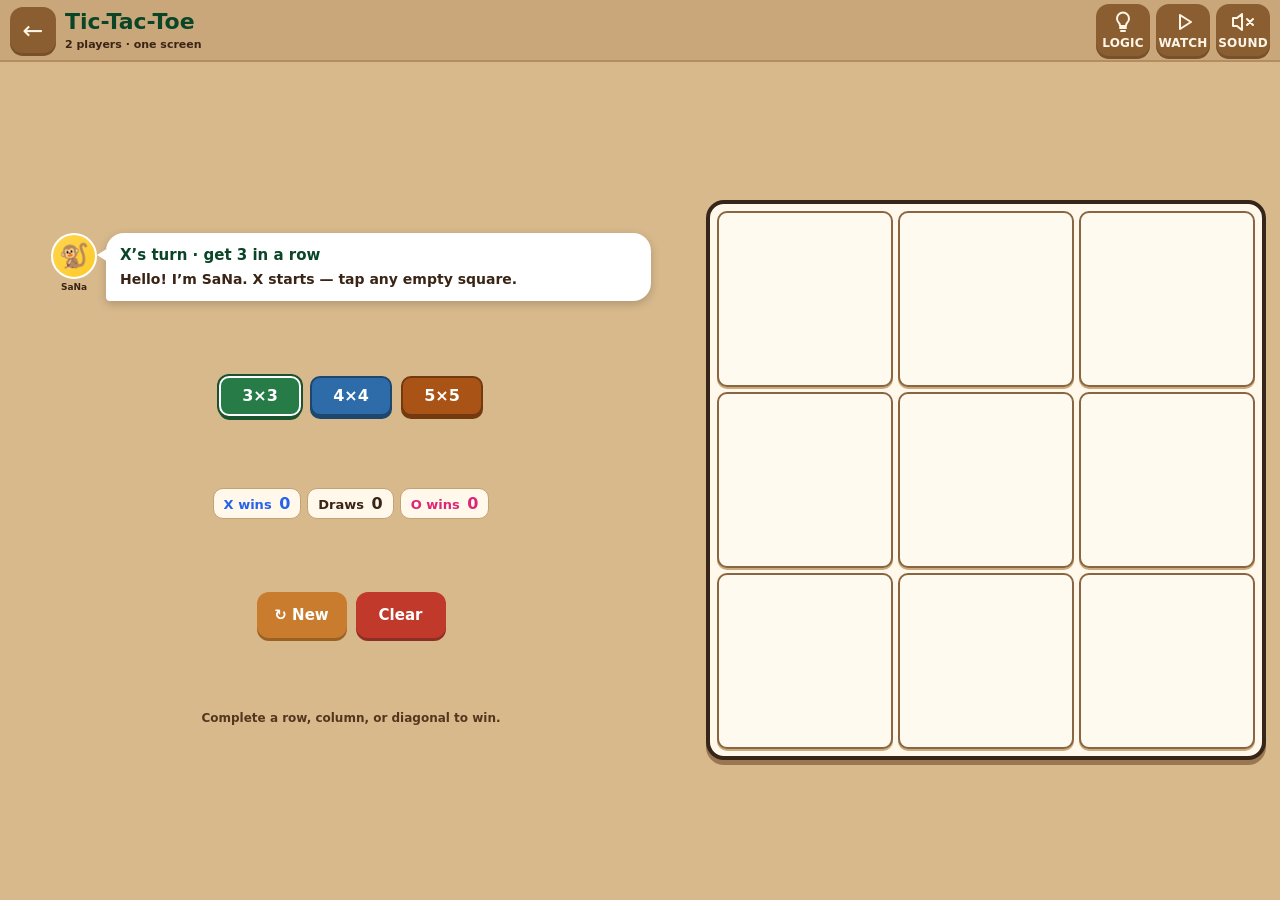
<file: tic-tac-toe.html>
<!doctype html>
<html lang="en" class="portraitGame tttViewport">
<head>
  <meta charset="utf-8">
  <meta name="viewport" content="width=device-width,initial-scale=1,viewport-fit=cover">
  <meta name="theme-color" content="#d8b98c">
  <link rel="manifest" href="./manifest.json">
  <link rel="icon" href="icon-192.png" type="image/png">
  <title>Tic-Tac-Toe · MathMatrix Beta</title>
  <style>
    :root{color-scheme:light;--ink:#3a2415;--brown:#8a5e31;--cream:#fff8eb;--blue:#2563eb;--pink:#db2777}
    *{box-sizing:border-box;-webkit-tap-highlight-color:transparent}
    body{margin:0;min-height:100vh;min-height:100dvh;background:#d8b98c;color:var(--ink);font-family:system-ui,-apple-system,"Segoe UI",sans-serif}
    button,a{touch-action:manipulation}button{font:inherit;cursor:pointer}button:disabled{cursor:default}
    header{display:flex;align-items:center;gap:9px;padding:8px max(10px,env(safe-area-inset-right)) 8px max(10px,env(safe-area-inset-left));padding-top:max(8px,env(safe-area-inset-top));background:#c9a77b;border-bottom:2px solid #b58c5f}
    .back,.top{width:46px;height:46px;flex:0 0 46px;border:0;border-radius:13px;background:var(--brown);color:#fff6e7;box-shadow:0 3px 0 #76512b;text-decoration:none;display:flex;align-items:center;justify-content:center}
    .back{font-size:25px}.title{flex:1;min-width:0}h1{margin:0;font-size:clamp(14px,2.4vw,22px);line-height:1.15;color:#0a4527;font-weight:900}.sub{font-size:11px;margin-top:3px;font-weight:700}
    .top-actions{display:flex;gap:6px}.top{flex-direction:column;gap:2px;font-weight:900}.top i{font-style:normal;font-size:17px}.top span{font-size:10px;text-transform:uppercase;letter-spacing:.3px}.logic{background:linear-gradient(135deg,#7b5ae0,#9b7aff)}.watch{background:linear-gradient(135deg,#2d6ca8,#4a90d9)}.watch[aria-pressed="true"]{background:#1e8e5a}
    main{width:min(100%,640px);margin:auto;padding:12px 14px 18px;display:flex;flex-direction:column;align-items:center;gap:9px}
    .sizebar,.scorebar,.actions{width:100%;display:flex;justify-content:center;align-items:center;gap:9px;flex-wrap:wrap}
    .size{min-width:82px;min-height:40px;border:2px solid var(--level-edge);border-radius:10px;padding:7px 14px;background:var(--level-bg);color:#fff;font-weight:900;box-shadow:0 3px 0 var(--level-edge)}
    .size[data-size="3"]{--level-bg:#267b46;--level-edge:#19532f}
    .size[data-size="4"]{--level-bg:#2d6ca8;--level-edge:#1d476e}
    .size[data-size="5"]{--level-bg:#a95416;--level-edge:#73390f}
    .size[aria-pressed="true"]{border-color:#fff;box-shadow:0 0 0 2px var(--level-edge),0 4px 0 var(--level-edge)}
    .sanaRow{display:flex;align-items:flex-start;gap:9px;width:100%;margin:0 0 3px}
    .sanaAvatar{width:46px;height:46px;border-radius:50%;background:linear-gradient(135deg,#ffd54f,#ffca28);display:flex;align-items:center;justify-content:center;font-size:24px;border:2px solid #fff;flex-shrink:0;animation:sanaBob 3s ease-in-out infinite;transform-origin:50% 72%}
    @keyframes sanaBob{0%,100%{transform:translateY(0)}50%{transform:translateY(-5px)}}
    @media(prefers-reduced-motion:reduce){.sanaAvatar{animation:none}}
    .sanaName{font-size:9px;font-weight:800;text-align:center;margin-top:3px}
    .sanaBubble{--bubble:#fff;flex:1;min-width:0;background:var(--bubble);border-radius:18px 18px 18px 4px;padding:12px 14px;box-shadow:0 3px 10px #0003;font-size:14px;font-weight:700;position:relative;min-height:48px;line-height:1.45}
    .sanaBubble::before{content:'';position:absolute;left:-9px;top:15px;width:0;height:0;border-top:7px solid transparent;border-bottom:7px solid transparent;border-right:11px solid var(--bubble)}
    .sanaState{display:block;font-size:15px;font-weight:900;color:#0a4527;margin-bottom:2px}
    .sanaBubble.watching{--bubble:#edf6ff}.sanaBubble.solved{--bubble:#f0fbe7}.sanaBubble.warning{--bubble:#fff6dc}.sanaBubble.warning .sanaState{color:#8a4b0a}
    .scorebar{gap:6px}.score{padding:5px 10px;border-radius:10px;background:#fff8eb;border:1px solid #c4a277;text-align:center;font-size:13px;font-weight:800}.score b{font-size:16px;margin-left:3px}.score.x{color:var(--blue)}.score.o{color:var(--pink)}
    .board-wrap{width:min(100%,calc(100vh - 330px),480px);width:min(100%,calc(100dvh - 330px),480px);min-width:180px;aspect-ratio:1;padding:8px;border:4px solid #352619;border-radius:18px;background:#fff8eb;box-shadow:0 5px 0 #9b7751}
    .board{width:100%;height:100%;display:grid;grid-template-columns:repeat(var(--n),minmax(0,1fr));grid-template-rows:repeat(var(--n),minmax(0,1fr));gap:5px}
    .cell{min-width:0;min-height:0;border:2px solid #896641;border-radius:10px;background:#fffaf0;color:#49341f;font-size:clamp(22px,8vw,64px);font-weight:950;line-height:1;display:grid;place-items:center;box-shadow:0 2px 0 #c9ab7e}
    .cell[data-mark="X"]{color:var(--blue)}.cell[data-mark="O"]{color:var(--pink)}.cell:disabled{opacity:1}.cell.winner{background:#d9f99d;border-color:#4d7c0f}
    :is(button,a):focus-visible{outline:4px solid #1748a3;outline-offset:3px;z-index:1}
    .actions{margin-top:2px}.action{min-width:90px;min-height:44px;border:0;border-radius:10px;padding:10px 17px;background:#c97b2e;color:white;font-weight:900;font-size:14px;box-shadow:0 3px 0 #9b6024}.action.clear{background:#c0392b;box-shadow:0 3px 0 #8f2e25}
    .hint{margin:0;text-align:center;font-size:12px;font-weight:700;color:#54361e;line-height:1.4;max-width:100%}
    dialog{border:2px solid #b58c5f;border-radius:20px;padding:0;width:calc(100% - 24px);max-width:480px;max-height:85vh;max-height:85dvh;background:#fff6e4;color:var(--ink);box-shadow:0 12px 40px #0004}dialog::backdrop{background:#0008}
    .dialog-head{display:flex;align-items:center;justify-content:space-between;padding:12px 14px;background:#e8d3a8;gap:10px}.dialog-head h2{font-size:18px;margin:0}.close{border:0;border-radius:12px;width:44px;height:44px;background:var(--brown);color:white;font-size:22px}.dialog-body{padding:4px 18px 18px;line-height:1.6;font-size:15px}.dialog-body li{margin:9px 0}.dialog-body ol{padding-left:22px}.sound-choices{display:flex;gap:10px;margin-top:16px}.sound-choice{flex:1;min-height:48px;border:2px solid #8a5e31;border-radius:10px;padding:8px;font-weight:850;background:#fff1ce;color:#51371e}.sound-choice[aria-pressed="true"]{background:#176b4a;color:white;border-color:#176b4a}.sound-choice:disabled{opacity:.55}
    @media(max-width:389px){header{gap:6px}.top-actions{gap:5px}.sub{font-size:10px}main{padding-top:10px;gap:8px}.board-wrap{padding:6px}.board{gap:3px}.cell{border-radius:7px}}
    @media(max-height:600px) and (orientation:landscape){main{padding-top:8px}.board-wrap{width:220px}}
  </style>
<link rel="stylesheet" href="game-layout.css">
<script src="game-layout.js"></script>
<link rel="stylesheet" href="ui-tuning.css">
</head>
<body>
  <header>
    <a class="back" href="index.html?mm-return=puzzles" aria-label="Back to puzzles">←</a>
    <div class="title"><h1>Tic-Tac-Toe</h1><div class="sub">2 players · one screen</div></div>
    <div class="top-actions">
      <button class="top logic" id="logicBtn" type="button" aria-label="Logic"><i aria-hidden="true">💡</i><span>Logic</span></button>
      <button class="top watch" id="watchBtn" type="button" aria-label="Watch" aria-pressed="false"><i aria-hidden="true">👁️</i><span>Watch</span></button>
      <button class="top" id="soundBtn" type="button" aria-label="Sound &amp; Music settings"><i id="soundIcon" aria-hidden="true">🔇</i><span>Sound</span></button>
    </div>
  </header>
  <main>
    <div class="sanaRow">
      <div aria-hidden="true"><div class="sanaAvatar">🐒</div><div class="sanaName">SaNa</div></div>
      <div class="sanaBubble" id="sanaBubble" role="status" aria-label="SaNa notifications" aria-live="polite" aria-atomic="true">
        <b class="sanaState" id="status">X’s turn · get 3 in a row</b>
        <span id="sanaMessage">Hello! I’m SaNa. X starts — tap any empty square.</span>
      </div>
    </div>
    <div class="sizebar" role="group" aria-label="Board size">
      <button class="size" type="button" data-size="3" aria-pressed="false">3×3</button>
      <button class="size" type="button" data-size="4" aria-pressed="false">4×4</button>
      <button class="size" type="button" data-size="5" aria-pressed="false">5×5</button>
    </div>
    <div class="scorebar" aria-label="Round scores">
      <span class="score x">X wins <b id="scoreX">0</b></span>
      <span class="score">Draws <b id="scoreDraw">0</b></span>
      <span class="score o">O wins <b id="scoreO">0</b></span>
    </div>
    <div class="board-wrap"><div class="board" id="board" role="group" aria-label="Tic-Tac-Toe board"></div></div>
    <div class="actions">
      <button class="action" type="button" id="newRound" aria-label="New">↻ New</button>
      <button class="action clear" type="button" id="clearBoard">Clear</button>
    </div>
    <p class="hint" id="hint">Complete a row, column, or diagonal to win.</p>
  </main>
  <dialog id="logicDialog" aria-labelledby="logicTitle">
    <div class="dialog-head"><h2 id="logicTitle">💡 Tic-Tac-Toe Logic</h2><button class="close" type="button" aria-label="Close logic">×</button></div>
    <div class="dialog-body">
      <p><b id="logicSize">3×3: get 3 in a row.</b> Two players take turns on the same screen.</p>
      <ol>
        <li>X starts. Tap an empty square to place your mark, then pass to O.</li>
        <li>Complete a whole row, column, or diagonal to win. A 4×4 board needs 4 in a row; a 5×5 board needs 5.</li>
        <li>Look for your next winning move, and block your friend’s line before it is complete.</li>
        <li>If the board fills with no winning line, the round is a draw.</li>
      </ol>
      <p><b>Watch</b> varies the winning row, column, or diagonal and the order of moves, without adding to the scores. Tap Stop to return to your round.</p>
      <p><b>New</b> starts an empty round and keeps the scores. <b>Clear</b> empties the board and resets all scores. Changing size starts a fresh set of scores.</p>
    </div>
  </dialog>
  <dialog id="soundDialog" aria-labelledby="soundTitle">
    <div class="dialog-head"><h2 id="soundTitle">🔊 Sound &amp; Music</h2><button class="close" type="button" aria-label="Close sound settings">×</button></div>
    <div class="dialog-body">
      <div class="sound-choices"><button class="sound-choice" id="soundMaster" type="button" aria-pressed="false">Sound: OFF</button><button class="sound-choice" id="musicToggle" type="button" aria-pressed="true">Music: ON</button></div>
      <p><b>Sound</b> is the master switch for move tones and music. Turn <b>Music</b> off to keep only the move tones.</p>
      <p>These settings are shared with your other MathMatrix puzzles.</p>
    </div>
  </dialog>
  <script>
  (() => {
    'use strict';
    // Reuse the existing chooser when this game was opened from the app.
    // Direct/shared game links retain the explicit cold-return fallback.
    const back = document.querySelector('a.back');
    back.addEventListener('click', event => {
      if (event.defaultPrevented || event.button !== 0 || event.metaKey || event.ctrlKey || event.shiftKey || event.altKey) return;
      try {
        const from = new URL(document.referrer);
        const fromChooser = from.origin === location.origin && ['./','index.html','KidsMathsMatrixPuzzle.html'].some(file => from.pathname === new URL(file, location.href).pathname);
        if (fromChooser && history.length > 1) {
          event.preventDefault();
          try { history.back(); } catch { location.href = back.href; }
        }
      } catch { /* No referring app: follow the ordinary Back link. */ }
    });
    const get = id => document.getElementById(id);
    const allowed = [3,4,5];
    const requested = Number(new URLSearchParams(location.search).get('size'));
    let size = allowed.includes(requested) ? requested : 3;
    let board = [], turn = 'X', finished = false, winning = [], scores = {X:0,O:0,draw:0};
    let watching = false, demo = false, watchTimer = null, savedRound = null;
    const previousWatchLines = new Map();
    let audioContext = null;
    const music = new Audio('bgm-beyond-stone-gate.mp3');
    music.loop = true; music.volume = .18; music.preload = 'none';
    const readSetting = key => { try { return localStorage.getItem(key); } catch { return null; } };
    const writeSetting = (key,value) => { try { localStorage.setItem(key,value); } catch { /* Play remains available without storage. */ } };
    let soundOn = readSetting('mmSound') !== null && readSetting('mmSound') !== 'off';
    let musicOn = readSetting('mmMusic') !== 'off';

    async function syncAudio() {
      get('soundIcon').textContent = soundOn ? '🔊' : '🔇';
      get('soundBtn').classList.toggle('off', !soundOn);
      get('soundMaster').textContent = 'Sound: ' + (soundOn ? 'ON' : 'OFF');
      get('musicToggle').textContent = 'Music: ' + (musicOn ? 'ON' : 'OFF');
      get('soundMaster').setAttribute('aria-pressed', String(soundOn));
      get('musicToggle').setAttribute('aria-pressed', String(musicOn));
      get('musicToggle').disabled = !soundOn;
      if (!soundOn || document.hidden) {
        music.pause();
        try { if (audioContext?.state === 'running') await audioContext.suspend(); } catch { /* Audio is optional. */ }
      } else {
        try { if (audioContext?.state === 'suspended') await audioContext.resume(); } catch { /* Audio is optional. */ }
        if (musicOn) { try { await music.play(); } catch { /* The next gesture can enable browser audio. */ } }
        else music.pause();
      }
    }
    function tone(mark) {
      if (!soundOn || document.hidden) return;
      try {
        const AudioAPI = window.AudioContext || window.webkitAudioContext;
        if (!AudioAPI) return;
        audioContext ??= new AudioAPI();
        if (audioContext.state === 'suspended') audioContext.resume().catch(() => {});
        const oscillator = audioContext.createOscillator(), gain = audioContext.createGain();
        oscillator.frequency.value = mark === 'X' ? 523.25 : 659.25;
        gain.gain.setValueAtTime(.055,audioContext.currentTime);
        gain.gain.exponentialRampToValueAtTime(.001,audioContext.currentTime + .12);
        oscillator.connect(gain); gain.connect(audioContext.destination);
        oscillator.onended = () => { oscillator.disconnect(); gain.disconnect(); };
        oscillator.start(); oscillator.stop(audioContext.currentTime + .13);
      } catch { /* Play remains available when audio is unsupported. */ }
    }
    function stopWatch(restore = false) {
      clearTimeout(watchTimer); watchTimer = null; watching = false;
      if (restore && savedRound) ({board,turn,finished,winning,demo} = savedRound);
      savedRound = null;
    }
    function freshRound(notice = 'new') {
      stopWatch(); demo = false; board = Array(size*size).fill(''); turn = 'X'; finished = false; winning = []; render(notice);
    }
    function hasWin(index,mark) {
      const row = Math.floor(index/size), col = index%size;
      for (const [dr,dc] of [[0,1],[1,0],[1,1],[1,-1]]) {
        const line = [index];
        for (const sign of [-1,1]) {
          let r = row + dr*sign, c = col + dc*sign;
          while (r>=0 && r<size && c>=0 && c<size && board[r*size+c] === mark) { line.push(r*size+c); r+=dr*sign; c+=dc*sign; }
        }
        if (line.length === size) return line;
      }
      return [];
    }
    function play(index,fromWatch = false) {
      if (finished || (watching && !fromWatch) || (demo && !fromWatch)) return;
      if (board[index]) { render('occupied'); return; }
      board[index] = turn; tone(turn);
      winning = hasWin(index,turn);
      if (winning.length) { finished = true; if (!demo) scores[turn]++; }
      else if (board.every(Boolean)) { finished = true; if (!demo) scores.draw++; }
      else turn = turn === 'X' ? 'O' : 'X';
      render();
    }
    function render(notice = '') {
      const focusIndex = get('board').contains(document.activeElement) ? document.activeElement.dataset.index : null;
      get('board').style.setProperty('--n',size);
      get('board').setAttribute('aria-label',`${size} by ${size} Tic-Tac-Toe board`);
      get('board').replaceChildren();
      board.forEach((mark,index) => {
        const cell = document.createElement('button'), row = Math.floor(index/size)+1, col = index%size+1;
        cell.type = 'button'; cell.className = 'cell'; cell.dataset.index = index; cell.disabled = watching;
        if (mark) cell.dataset.mark = mark;
        if (winning.includes(index)) cell.classList.add('winner');
        cell.setAttribute('aria-label',`Row ${row}, column ${col}${mark ? ', '+mark : ' empty'}`);
        cell.textContent = mark;
        cell.addEventListener('click',() => { void syncAudio(); play(index); });
        cell.addEventListener('keydown',event => {
          const delta = {ArrowUp:[-1,0],ArrowDown:[1,0],ArrowLeft:[0,-1],ArrowRight:[0,1]}[event.key];
          if (!delta) return;
          event.preventDefault();
          const nextRow = Math.max(0,Math.min(size-1,row-1+delta[0]));
          const nextCol = Math.max(0,Math.min(size-1,col-1+delta[1]));
          get('board').children[nextRow*size+nextCol].focus();
        });
        get('board').appendChild(cell);
      });
      if (focusIndex !== null && !watching) get('board').children[Number(focusIndex)]?.focus();
      document.querySelectorAll('.size').forEach(button => button.setAttribute('aria-pressed',String(Number(button.dataset.size) === size)));
      get('scoreX').textContent = scores.X; get('scoreO').textContent = scores.O; get('scoreDraw').textContent = scores.draw;
      get('watchBtn').setAttribute('aria-pressed',String(watching));
      get('watchBtn').setAttribute('aria-label',watching ? 'Stop Watch' : 'Watch');
      get('watchBtn').querySelector('span').textContent = watching ? 'Stop' : 'Watch';
      get('logicSize').textContent = `${size}×${size}: get ${size} in a row.`;
      get('sanaBubble').className = 'sanaBubble';
      if (watching) {
        get('status').textContent = `Watch · ${board.filter(Boolean).length}/${size*2-1} moves · ${size} in a row`;
        get('sanaBubble').classList.add('watching');
        get('sanaMessage').textContent = 'I’m showing X and O taking turns. Stop returns to your game.';
        get('hint').textContent = 'Example round · Stop returns to your game · scores stay unchanged.';
      } else if (demo) {
        get('status').textContent = `Watch · ${turn} wins with ${size} in a row!`;
        get('sanaBubble').classList.add('solved');
        get('sanaMessage').textContent = `See the green line? ${turn} completed ${size} marks in a row. Tap New to try!`;
        get('hint').textContent = 'Example complete · choose New to play your own round.';
      } else if (finished) {
        get('status').textContent = winning.length ? turn+' wins!' : 'It’s a draw!';
        get('sanaBubble').classList.add('solved');
        get('sanaMessage').textContent = winning.length ? `Well played! ${turn} completed a line. Tap New for another round.` : 'Every square is filled and no one has a line. Great game — try another round!';
        get('hint').textContent = 'Choose New to play again, or Clear to reset the scores too.';
      } else {
        get('status').textContent = `${turn}’s turn · get ${size} in a row`;
        const messages = {
          welcome: 'Hello! I’m SaNa. X starts — tap any empty square.',
          new: 'New round! X starts; your scores are kept.',
          clear: 'Cleared! Board and scores reset. X starts again.',
          size: `${size}×${size} selected! X starts. Complete a whole row, column, or diagonal.`,
          occupied: 'That square is already taken. Choose an empty square.'
        };
        get('sanaMessage').textContent = messages[notice] ?? `${turn}, tap an empty square. Look for your line and block your friend’s!`;
        if (notice === 'occupied') get('sanaBubble').classList.add('warning');
        get('hint').textContent = 'Complete a row, column, or diagonal to win.';
      }
    }
    function shuffled(values) {
      const result = [...values];
      for (let i=result.length-1;i>0;i--) {
        const j = Math.floor(Math.random()*(i+1));
        [result[i],result[j]] = [result[j],result[i]];
      }
      return result;
    }
    function createWatchMoves() {
      const lines = [];
      for (let i=0;i<size;i++) {
        lines.push(Array.from({length:size},(_,col) => i*size+col));
        lines.push(Array.from({length:size},(_,row) => row*size+i));
      }
      lines.push(Array.from({length:size},(_,i) => i*size+i));
      lines.push(Array.from({length:size},(_,i) => i*size+size-1-i));
      const choices = lines.filter(line => line.join(',') !== previousWatchLines.get(size));
      const line = choices[Math.floor(Math.random()*choices.length)];
      previousWatchLines.set(size,line.join(','));
      const xMoves = shuffled(line);
      const oMoves = shuffled(Array.from({length:size*size},(_,i) => i).filter(index => !line.includes(index))).slice(0,size-1);
      // O has fewer than size marks, so only X's final move can complete a line.
      return xMoves.flatMap((index,i) => i<oMoves.length ? [index,oMoves[i]] : [index]);
    }
    function startWatch() {
      if (watching) { stopWatch(true); render(); return; }
      savedRound = {board:[...board],turn,finished,winning:[...winning],demo};
      demo = true; watching = true; board = Array(size*size).fill(''); turn = 'X'; finished = false; winning = [];
      const moves = createWatchMoves();
      let step = 0;
      const advance = () => {
        if (!watching) return;
        play(moves[step++],true);
        if (step === moves.length) { watching = false; watchTimer = null; savedRound = null; render(); }
        else watchTimer = setTimeout(advance,700);
      };
      render(); void syncAudio(); watchTimer = setTimeout(advance,700);
    }
    document.querySelectorAll('.size').forEach(button => button.addEventListener('click',() => {
      const next = Number(button.dataset.size);
      if (next === size) return;
      size = next; scores = {X:0,O:0,draw:0}; freshRound('size');
      const url = new URL(location.href); url.searchParams.set('size',String(size)); history.replaceState(null,'',url);
    }));
    get('newRound').addEventListener('click',() => freshRound('new'));
    get('clearBoard').addEventListener('click',() => { scores = {X:0,O:0,draw:0}; freshRound('clear'); });
    get('watchBtn').addEventListener('click',startWatch);
    for (const [button,id] of [['logicBtn','logicDialog'],['soundBtn','soundDialog']]) {
      const dialog = get(id);
      get(button).addEventListener('click',() => dialog.showModal());
      dialog.querySelector('.close').addEventListener('click',() => dialog.close());
      dialog.addEventListener('click',event => {
        const rect = dialog.getBoundingClientRect();
        if (event.target === dialog && (event.clientX<rect.left || event.clientX>rect.right || event.clientY<rect.top || event.clientY>rect.bottom)) dialog.close();
      });
    }
    get('soundMaster').addEventListener('click',() => { soundOn = !soundOn; writeSetting('mmSound',soundOn ? 'on' : 'off'); void syncAudio(); });
    get('musicToggle').addEventListener('click',() => { musicOn = !musicOn; writeSetting('mmMusic',musicOn ? 'on' : 'off'); void syncAudio(); });
    window.addEventListener('storage',event => {
      if (event.key === 'mmSound' || event.key === 'mmMusic' || event.key === null) {
        soundOn = readSetting('mmSound') !== null && readSetting('mmSound') !== 'off'; musicOn = readSetting('mmMusic') !== 'off'; void syncAudio();
      }
    });
    document.addEventListener('visibilitychange',() => { if (document.hidden && watching) { stopWatch(true); render(); } void syncAudio(); });
    window.addEventListener('pagehide',() => { stopWatch(); music.pause(); });
    freshRound('welcome'); void syncAudio();
  })();
  </script>
</body>
</html>
</file>
<file: ui-tuning.css>
/* Shared desktop scale. Phone geometry stays with the game styles. */
html.desktopViewport {
  --ui-font: system-ui, -apple-system, "Segoe UI", sans-serif;
  --ui-ink: #33220f;
  --ui-paper: #fff8ec;
  --ui-edge: #8a5e31;
  --ui-action-height: 46px;
}
html.desktopViewport body,
html.desktopViewport button,
html.desktopViewport input,
html.desktopViewport textarea { font-family:var(--ui-font) !important; }
html.desktopViewport :is(button,a,input,textarea,select):focus-visible {
  outline:3px solid #164d66 !important; outline-offset:3px;
}
html.desktopViewport :is(.appBar,.ccmBar,.bar,body>header) { min-height:60px !important; }
html.desktopViewport :is(.appBarTitle,.ccmBarTitle,.bar-title) { font-size:22px !important; }
html.desktopViewport :is(.barBtn.barWord,.ccmTopBtn,.top-actions>.top-btn,.top-actions>.top) {
  box-sizing:border-box; width:54px !important; min-width:54px !important;
  height:52px !important; flex:0 0 54px; padding:4px !important; gap:3px !important;
  border-radius:13px !important; background:#8a5e31; color:#fff6e7;
  display:flex; flex-direction:column; align-items:center; justify-content:center;
  font-size:21px !important; line-height:1;
}
html.desktopViewport :is(.barBtn.barWord,.ccmTopBtn,.top-actions>.top-btn,.top-actions>.top)>:is(span:not(.top-icon),.top-label) {
  font:800 12px/1.1 var(--ui-font) !important; letter-spacing:.2px !important;
  text-transform:uppercase; margin:0 !important;
}
html.desktopViewport :is(.ccmTopBtn i,.top-actions .top-icon,.top-actions .top i) {
  font-size:22px !important; width:24px; height:24px; line-height:24px;
}
html.desktopViewport .tabBar { min-height:58px !important; gap:10px !important; padding:5px 12px !important; }
html.desktopViewport .tabBar .tabBtn {
  min-height:46px !important; font-size:16px !important; gap:9px !important;
  flex-direction:row !important; padding:8px 16px !important; border-radius:12px !important;
}
html.desktopViewport .tabBar .tabIco { font-size:22px !important; margin:0 !important; }
html.desktopViewport .categoryHome .categoryHint { font-size:15px; }
html.desktopViewport .categoryHome .categoryCard { gap:14px; padding:14px 18px; }
html.desktopViewport .categoryHome .categoryPicture { width:52px; height:52px; }

/* Menus are sized to the choices, rather than stretching two cards to page height. */
html.desktopViewport body.categoryHome.categoryOpen .categoryOptions {
  justify-content:center !important; align-items:center; overflow:hidden !important;
}
html.desktopViewport body.categoryHome.categoryOpen .categoryOptions>.modeGroup {
  flex:none !important; width:100%; max-width:1120px; margin:0 auto !important;
}
html.desktopViewport body.categoryHome.categoryOpen .categoryOptions .toggleSwitch {
  flex:none !important; gap:12px !important;
  height:calc(var(--book-rows)*var(--book-row-height) + (var(--book-rows) - 1)*12px) !important;
  grid-template-columns:repeat(var(--book-columns),minmax(0,1fr)) !important;
  grid-template-rows:repeat(var(--book-rows),minmax(0,1fr)) !important;
}
html.desktopViewport body.categoryHome.categoryOpen .categoryOptions .bookChoice.lvCard {
  padding:18px 22px !important; gap:16px !important; flex-direction:row !important;
}
html.desktopViewport body.categoryHome.categoryOpen .categoryOptions .bookChoice .lvText { flex:1 !important; text-align:left !important; }
html.desktopViewport body.categoryHome.categoryOpen .categoryOptions .bookChoice .lvName { font-size:22px !important; line-height:1.2 !important; }
html.desktopViewport body.categoryHome.categoryOpen .categoryOptions .bookChoice :is(.lvDiff,.bookNote) { font-size:14px !important; line-height:1.35 !important; margin-top:5px !important; }
html.desktopViewport body.categoryHome.categoryOpen .categoryOptions .bookChoice :is(.lvGrid,.lvGlyph) { width:54px !important; height:54px !important; font-size:45px !important; }
html.desktopViewport #gatePicker { display:flex; align-items:center; justify-content:center; }
html.desktopViewport #gatePicker .learnRows {
  width:min(1120px,100%); height:auto;
  grid-template-rows:repeat(var(--gate-rows),minmax(130px,180px));
}
html.desktopViewport #gatePicker .learnRows.gateLevelGrid { grid-template-rows:46px repeat(var(--gate-rows),minmax(130px,180px)); }
html.desktopViewport #gatePicker .rowBtn.gateLevelBack { justify-self:start; width:auto; padding:8px 18px; }
html.desktopViewport #gatePicker .rowBtn b { font-size:20px; }
html.desktopViewport #gatePicker .rowBtn small { font-size:14px; }

/* Keep board-related instructions, inputs and actions together. */
html.desktopViewport .screen.on[data-screen="scPlay"] {
  grid-template-columns:minmax(0,1fr) minmax(340px,min(42%,600px));
  grid-template-rows:minmax(0,1fr) auto auto auto minmax(0,1fr);
  column-gap:24px;
}
html.desktopViewport [data-screen="scPlay"]>.targetRow { grid-row:2; gap:8px; margin-bottom:8px; justify-content:center; }
html.desktopViewport [data-screen="scPlay"]>#keypad { grid-row:3; }
html.desktopViewport [data-screen="scPlay"]>#playRow { grid-row:4; margin-top:10px !important; }
html.desktopViewport #playRow>button,
html.desktopViewport :is(.slideBtn,.ccmBtn,.action,.action-btn,#startControls .top-btn,.sound-choice,.ccmSoundChoice),
html.desktopViewport :is(#palChoose,#pal4Choose,#thayamChoose,.mrYN button,.mrBtn,.mrBack) {
  box-sizing:border-box; min-height:var(--ui-action-height) !important;
  height:auto; padding:10px 16px !important; font-size:15px !important;
  line-height:1.25 !important; border-radius:12px !important;
}
html.desktopViewport :is(#timerBox,.sudStat,.palStat,.thStat,.slideStat,.roundChip) {
  font-size:14px !important; min-height:38px !important; padding:7px 12px !important;
  line-height:1.35; font-variant-numeric:tabular-nums;
}
html.desktopViewport #playRow #timerBox { flex:0 0 auto; min-width:100px; align-self:center; box-shadow:none; }
html.desktopViewport :is(#timerBox,.sudStat) { border:1px solid #b99c77 !important; box-shadow:none !important; }
html.desktopViewport :is(#palChoose,#pal4Choose,#thayamChoose) { width:min(100%,440px); justify-self:center; }
html.desktopViewport :is(#palSay,#pal4Say,#thayamSay) { max-width:520px; justify-self:center; font-size:16px !important; line-height:1.5; }
html.desktopViewport :is(.palFoot,.pal4Foot,.thFoot) { justify-content:center; gap:10px !important; }
html.desktopViewport .palName { max-width:340px; justify-self:center; font-size:16px; }
html.desktopViewport .palCup { font-size:18px; }

html.desktopViewport body.pal4Mode #pal4Panel {
  grid-template-rows:minmax(0,1fr) repeat(5,auto) minmax(0,1fr); row-gap:10px;
}
html.desktopViewport #pal4Panel #pal4Frame { grid-row:1/-1; width:min(calc(var(--lsH,600px) - 24px),600px); }
html.desktopViewport #pal4Panel #pal4Say { grid-row:2; }
html.desktopViewport #pal4Panel #pal4Select { grid-row:3; }
html.desktopViewport #pal4Panel #pal4Choose { grid-row:4; }
html.desktopViewport #pal4Panel #pal4RoundChip { grid-row:5; }
html.desktopViewport #pal4Panel .pal4Foot { grid-row:6; }
html.desktopViewport body.thayamMode #thayamPanel {
  grid-template-rows:minmax(0,1fr) repeat(6,auto) minmax(0,1fr); row-gap:10px;
}
html.desktopViewport #thayamPanel .thayamTable { grid-row:1/-1; }
html.desktopViewport #thayamPanel .thTop { grid-row:2; }
html.desktopViewport #thayamPanel #thaySay { grid-row:3; }
html.desktopViewport #thayamPanel #thayamSeeds { grid-row:4; }
html.desktopViewport #thayamPanel #thayamSelect { grid-row:5; }
html.desktopViewport #thayamPanel #thayamChoose { grid-row:6; }
html.desktopViewport #thayamPanel .thFoot { grid-row:7; }
html.desktopViewport :is(#pal4Panel,#thayamPanel)>.pal4Select {
  width:min(100%,520px); justify-self:center; min-height:48px; font-size:14px;
}
html.desktopViewport .pal4SelectLabel { font-size:14px !important; }
html.desktopViewport .pal4CardName::placeholder { color:#50351c; opacity:1; }
html.desktopViewport #thayamPanel .thSeat .nm { font-size:14px !important; }
html.desktopViewport #thayamPanel .thSeat .thTally span { font-size:13px !important; }

html.desktopViewport body.sudokuMode #sudokuPanel {
  width:100%; max-width:1280px !important; margin:0 auto !important;
  grid-template-columns:minmax(0,1fr) minmax(360px,40%);
  grid-template-rows:minmax(0,1fr) auto auto auto auto minmax(0,1fr);
  gap:0 24px;
}
html.desktopViewport #sudokuPanel:has(#sudBoard[data-size="3"]),
html.desktopViewport #sudokuPanel:has(#sudBoard[data-size="4"]) { max-width:1040px !important; }
html.desktopViewport #sudokuPanel .sudBoardWrap { grid-row:1/-1; justify-self:center; }
html.desktopViewport #sudokuPanel #sudHead { grid-row:2; font-size:17px; line-height:1.45; padding:12px 16px; margin:0 0 12px; }
html.desktopViewport #sudokuPanel #sudLegend { grid-row:3; font-size:14px; margin:0 0 12px; }
html.desktopViewport #sudokuPanel #sudPad { grid-row:4; margin:0 0 18px; gap:10px; }
html.desktopViewport #sudokuPanel .sudFoot { grid-row:5; gap:10px; max-width:480px; justify-self:center; }
html.desktopViewport #sudPad .sudKey { min-width:44px; height:48px; font-size:23px; }
html.desktopViewport #sudPad .sudKey.wide { font-size:15px; }
html.desktopViewport #sudPad .sudPadRow { gap:6px; flex-wrap:wrap; }
html.desktopViewport body.slideMode #slidePanel {
  grid-template-rows:minmax(0,1fr) auto auto auto minmax(0,1fr); gap:0 24px;
}
html.desktopViewport #slidePanel #slideHead { grid-row:2; font-size:17px !important; line-height:1.45; padding:12px 16px !important; }
html.desktopViewport #slidePanel #slideSpareLabel { grid-row:3; font-size:14px; margin:8px 0; }
html.desktopViewport #slidePanel .slideFoot { grid-row:4; gap:12px; justify-content:center; }
html.desktopViewport .mrYN button { min-height:48px !important; font-size:16px !important; }
html.desktopViewport #binaryPanel :is(.mrIntro p,.mrExplain) { font-size:16px; line-height:1.5; }
html.desktopViewport #binaryPanel .mrCard>h3 { font-size:20px; }
html.desktopViewport #binaryPanel .mrCard>p,
html.desktopViewport #binaryPanel .mrThink>span:last-child { font-size:16px !important; line-height:1.5; }

/* Utility pages and help share the warm game palette and a readable line length. */
html.desktopViewport body:has([data-screen="scApp"].on) :is(#barLearn,#barWatch),
html.desktopViewport body:has([data-screen="scFeed"].on) :is(#barLearn,#barWatch) { display:none !important; }
html.desktopViewport [data-screen="scApp"]>div { width:100% !important; max-width:720px !important; margin-left:auto !important; margin-right:auto !important; }
html.desktopViewport [data-screen="scApp"] :is(#shareBtn,#installBtn,#offlineBtn,#updateBtn,#copyLinkBtn) {
  height:auto !important; min-height:48px !important; padding:10px 16px !important;
  font-size:16px !important; line-height:1.3 !important; border:2px solid #8a5e31 !important;
  border-radius:12px !important; background:#fff8ec !important; color:#50351c !important;
}
html.desktopViewport [data-screen="scApp"] #shareBtn { background:#176b4a !important; border-color:#176b4a !important; color:white !important; }
html.desktopViewport [data-screen="scApp"] .rowBtn { min-height:64px; padding:12px 16px; }
html.desktopViewport [data-screen="scApp"]>div:has(#rowOffline) { display:grid; gap:10px; }
html.desktopViewport [data-screen="scApp"] :is(#rowOffline,#rowAbout) { margin:0; }
html.desktopViewport .rowBtn b { font-size:16px; }
html.desktopViewport .rowBtn small { font-size:13px; line-height:1.4; }
html.desktopViewport [data-screen="scFeed"] .fbWrap { flex:none; display:block; width:100%; max-width:760px !important; margin:0 auto; padding:0 8px !important; }
html.desktopViewport [data-screen="scFeed"] .fbCard { flex:none; display:block; padding:20px !important; background:#fff8ec !important; color:#33220f; border:1px solid #c4a277; box-shadow:0 3px 0 #9b7751; }
html.desktopViewport .fbCard h3 { font-size:22px !important; color:#0a4527 !important; margin:0 0 10px; }
html.desktopViewport .fbCard :is(.fbLede,.fbNote) { font-size:14px !important; line-height:1.5; color:#5e452c !important; }
html.desktopViewport .fbCard .fbLabel { display:block; font-size:14px !important; line-height:1.4; color:#50351c !important; letter-spacing:0; margin:14px 0 8px; }
html.desktopViewport .fbCard .fbChips { gap:8px !important; }
html.desktopViewport .fbCard .fbChips { display:grid; grid-template-columns:repeat(3,minmax(0,1fr)); }
html.desktopViewport .fbCard .fbChip { min-height:44px; padding:8px 12px !important; font-size:14px !important; }
html.desktopViewport .fbCard .fbChip.on { background:#176b4a !important; color:white !important; }
html.desktopViewport .fbCard :is(#fbText,#fbWho) { display:block; width:100%; font-size:16px !important; padding:12px !important; border:1px solid #b3946b; border-radius:10px; }
html.desktopViewport .fbCard #fbText { flex:none !important; height:150px !important; min-height:120px !important; resize:vertical; }
html.desktopViewport .fbCard :is(.fbSend,.fbCopy) { width:auto !important; min-height:46px; display:inline-block; padding:10px 16px !important; margin:14px 8px 0 0; font-size:15px !important; }
html.desktopViewport .fbCard .fbDiagBtn { min-height:44px; font-size:14px; color:#50351c !important; }
html.desktopViewport #sheetHost { align-items:center; justify-content:center; padding:24px; }
html.desktopViewport #sheetHost .shBody { margin:0; width:min(720px,100%); max-height:90%; border-radius:20px; border:1px solid #c4a277; }
html.desktopViewport #sheetHost .grab { display:none; }
html.desktopViewport #sheetHost .shHead { padding:14px 18px; font-size:20px; }
html.desktopViewport #sheetHost #shTitle { font-size:20px !important; }
html.desktopViewport #sheetHost .shScroll { padding:0 20px 20px; font-size:16px; line-height:1.6; }
html.desktopViewport #sheetHost .shScroll :is(p,li,td) { font-size:15px !important; line-height:1.6 !important; }
html.desktopViewport #sheetHost #offlineBox { max-width:none !important; font-size:16px !important; line-height:1.65 !important; padding:16px !important; }
html.desktopViewport #sheetHost #offlineBox>b { display:block; margin-top:18px; font-size:16px; }
html.desktopViewport #sheetHost #offlineBox>b+br { display:none; }
html.desktopViewport #sheetHost .rowBtn { min-height:62px; }
html.desktopViewport #sheetHost :is(#soundBtn,#musicBtn) { min-height:46px; padding:10px 16px !important; font-size:15px !important; }
html.desktopViewport :is(dialog,.ccmModalBox,.ccmSoundSheet) { width:min(720px,calc(100% - 48px)); max-width:720px; }
html.desktopViewport :is(.dialog-body,.ccmModalBox) { font-size:16px; line-height:1.6; }
html.desktopViewport :is(.dialog-close,.close,#shClose) { min-width:46px; min-height:46px; font-size:18px; }

/* Standalone controls retain their game-specific board arrangements. */
html.desktopViewport.tttViewport :is(.sizebar,.scorebar,.actions,.hint) { max-width:540px; }
html.desktopViewport :is(.swatch,.color-btn) { min-width:44px; min-height:44px; }
html.desktopViewport :is(.color-label,.palette-label,.run-location,.run-progress,.player-name) { font-size:14px; }
html.desktopViewport :is(.app>.banner,.app>#message) { font-size:17px !important; line-height:1.5; max-width:620px; justify-self:center; }
html.desktopViewport .app>:is(.run-toolbar,.player-row,.level-row,.color-row) { max-width:620px; width:100%; justify-self:center; }
html.desktopViewport #stageTracker text { font-size:13px; }
html.desktopViewport .ccmBtns { margin:16px 0 12px; }
html.desktopViewport .ccmGrid .resCell { font-size:23px; }
html.desktopViewport .ccmDock { max-width:600px; justify-self:center; width:100% !important; }
html.desktopViewport .appBar #appBarChip { min-height:44px; padding:8px 12px !important; font-size:14px !important; }
html.desktopViewport :is(#barWatch,#watchTopBtn,#watchBtn,#watchButton):is(.watching,[aria-pressed="true"]) { background:#176b4a !important; }
html.desktopViewport #sudPad .sudPadRow:has(.sudKey:nth-child(9)) { display:grid; grid-template-columns:repeat(3,48px); gap:8px; }
html.desktopViewport #sudokuPanel .sudFoot { display:grid; grid-template-columns:repeat(2,max-content); }

/* Match the standalone toolbar scale without shortening the maze's visible area. */
html.desktopViewport:has(.run-toolbar) { --lsAvail:calc(var(--sana-visible-height,100dvh) - 68px); }
html.desktopViewport .app:has(.run-toolbar) {
  height:100dvh; min-height:0; grid-template-rows:auto minmax(0,1fr) auto auto auto auto minmax(0,1fr);
}
html.desktopViewport .app:has(.run-toolbar)>#banner { grid-row:3; margin:0 0 12px; }
html.desktopViewport .app:has(.run-toolbar)>.run-toolbar { grid-row:4; margin-bottom:12px; }
html.desktopViewport .app:has(.run-toolbar)>.player-row { grid-row:5; }
html.desktopViewport .app:has(.run-toolbar)>.bottom { grid-row:6; width:min(460px,100%); justify-self:center; margin:16px 0 0; }
html.desktopViewport .app:has(.run-toolbar)>.board-wrap { grid-row:2/-1; align-self:center; }
html.desktopViewport .app:has(.run-toolbar) .run-toolbar .action-btn { font-size:15px !important; }
html.desktopViewport .app:has(.run-toolbar) .action-label { font-size:14px !important; }
html.desktopViewport .app:has(.run-toolbar) .palette { gap:10px; justify-content:center; }

/* Criss-Cross keeps the existing DOM and handlers; the grid groups its controls. */
html.desktopViewport body:has(.ccmBar) {
  grid-template-columns:minmax(0,1fr) minmax(340px,42%); column-gap:24px;
  grid-template-rows:auto minmax(0,1fr) auto auto auto auto auto minmax(0,1fr);
}
html.desktopViewport .ccmWrap { display:contents; }
html.desktopViewport .ccmGrid { grid-column:1; grid-row:2/-1; align-self:center; justify-self:center; }
html.desktopViewport .sanaRow:has(.sanaBubble) { max-width:600px; justify-self:center; }
html.desktopViewport body:has(.ccmBar)>.sanaRow { grid-row:3; }
html.desktopViewport .ccmLevels { grid-row:4; }
html.desktopViewport .ccTimerRow { grid-row:5; }
html.desktopViewport .ccmDock { grid-row:6; margin:0 12px !important; width:calc(100% - 24px) !important; }
html.desktopViewport #ccmBtns { grid-column:2; grid-row:7; justify-self:center; margin:14px 0; }
@media(max-height:700px) {
  html.desktopViewport #gatePicker .learnRows { grid-template-rows:repeat(var(--gate-rows),minmax(94px,140px)); }
  html.desktopViewport #gatePicker .learnRows.gateLevelGrid { grid-template-rows:46px repeat(var(--gate-rows),minmax(94px,140px)); }
  html.desktopViewport body.categoryHome.categoryOpen .categoryOptions .bookChoice.lvCard { padding:10px 14px !important; }
  html.desktopViewport body.categoryHome.categoryOpen .categoryOptions .bookChoice .lvName { font-size:20px !important; }
}

/* Bundled SVG icons: labels and sound/watch state remain owned by each game. */
:root {
  --ui-logic:url("data:image/svg+xml,%3Csvg%20xmlns%3D%22http%3A%2F%2Fwww.w3.org%2F2000%2Fsvg%22%20viewBox%3D%220%200%2024%2024%22%20fill%3D%22none%22%20stroke%3D%22black%22%20stroke-width%3D%222%22%20stroke-linecap%3D%22round%22%20stroke-linejoin%3D%22round%22%3E%3Cpath%20d%3D%22M9%2018h6m-5%203h4M8%2013a6%206%200%201%201%208%200c-1%201-1%202-1%203H9c0-1%200-2-1-3Z%22%2F%3E%3C%2Fsvg%3E");
  --ui-watch:url("data:image/svg+xml,%3Csvg%20xmlns%3D%22http%3A%2F%2Fwww.w3.org%2F2000%2Fsvg%22%20viewBox%3D%220%200%2024%2024%22%20fill%3D%22none%22%20stroke%3D%22black%22%20stroke-width%3D%222%22%20stroke-linecap%3D%22round%22%20stroke-linejoin%3D%22round%22%3E%3Cpath%20d%3D%22m9%205%2011%207-11%207Z%22%2F%3E%3C%2Fsvg%3E");
  --ui-stop:url("data:image/svg+xml,%3Csvg%20xmlns%3D%22http%3A%2F%2Fwww.w3.org%2F2000%2Fsvg%22%20viewBox%3D%220%200%2024%2024%22%20fill%3D%22none%22%20stroke%3D%22black%22%20stroke-width%3D%222%22%20stroke-linecap%3D%22round%22%20stroke-linejoin%3D%22round%22%3E%3Crect%20x%3D%225%22%20y%3D%225%22%20width%3D%2214%22%20height%3D%2214%22%20rx%3D%222%22%2F%3E%3C%2Fsvg%3E");
  --ui-sound:url("data:image/svg+xml,%3Csvg%20xmlns%3D%22http%3A%2F%2Fwww.w3.org%2F2000%2Fsvg%22%20viewBox%3D%220%200%2024%2024%22%20fill%3D%22none%22%20stroke%3D%22black%22%20stroke-width%3D%222%22%20stroke-linecap%3D%22round%22%20stroke-linejoin%3D%22round%22%3E%3Cpath%20d%3D%22M11%204%206%208H2v8h4l5%204Zm4%204a6%206%200%200%201%200%208m3-11a10%2010%200%200%201%200%2014%22%2F%3E%3C%2Fsvg%3E");
  --ui-muted:url("data:image/svg+xml,%3Csvg%20xmlns%3D%22http%3A%2F%2Fwww.w3.org%2F2000%2Fsvg%22%20viewBox%3D%220%200%2024%2024%22%20fill%3D%22none%22%20stroke%3D%22black%22%20stroke-width%3D%222%22%20stroke-linecap%3D%22round%22%20stroke-linejoin%3D%22round%22%3E%3Cpath%20d%3D%22M11%204%206%208H2v8h4l5%204Zm5%205%206%206m0-6-6%206%22%2F%3E%3C%2Fsvg%3E");
  --ui-home:url("data:image/svg+xml,%3Csvg%20xmlns%3D%22http%3A%2F%2Fwww.w3.org%2F2000%2Fsvg%22%20viewBox%3D%220%200%2024%2024%22%20fill%3D%22none%22%20stroke%3D%22black%22%20stroke-width%3D%222%22%20stroke-linecap%3D%22round%22%20stroke-linejoin%3D%22round%22%3E%3Cpath%20d%3D%22m3%2010%209-7%209%207M5%209v12h14V9M9%2021v-8h6v8%22%2F%3E%3C%2Fsvg%3E");
  --ui-play:url("data:image/svg+xml,%3Csvg%20xmlns%3D%22http%3A%2F%2Fwww.w3.org%2F2000%2Fsvg%22%20viewBox%3D%220%200%2024%2024%22%20fill%3D%22none%22%20stroke%3D%22black%22%20stroke-width%3D%222%22%20stroke-linecap%3D%22round%22%20stroke-linejoin%3D%22round%22%3E%3Crect%20x%3D%223%22%20y%3D%223%22%20width%3D%2218%22%20height%3D%2218%22%20rx%3D%224%22%2F%3E%3Cpath%20d%3D%22m10%208%206%204-6%204Z%22%2F%3E%3C%2Fsvg%3E");
  --ui-install:url("data:image/svg+xml,%3Csvg%20xmlns%3D%22http%3A%2F%2Fwww.w3.org%2F2000%2Fsvg%22%20viewBox%3D%220%200%2024%2024%22%20fill%3D%22none%22%20stroke%3D%22black%22%20stroke-width%3D%222%22%20stroke-linecap%3D%22round%22%20stroke-linejoin%3D%22round%22%3E%3Crect%20x%3D%226%22%20y%3D%222%22%20width%3D%2212%22%20height%3D%2220%22%20rx%3D%222%22%2F%3E%3Cpath%20d%3D%22M12%206v9m-3-3%203%203%203-3M10%2019h4%22%2F%3E%3C%2Fsvg%3E");
  --ui-feedback:url("data:image/svg+xml,%3Csvg%20xmlns%3D%22http%3A%2F%2Fwww.w3.org%2F2000%2Fsvg%22%20viewBox%3D%220%200%2024%2024%22%20fill%3D%22none%22%20stroke%3D%22black%22%20stroke-width%3D%222%22%20stroke-linecap%3D%22round%22%20stroke-linejoin%3D%22round%22%3E%3Cpath%20d%3D%22M21%2011a8%208%200%200%201-8%208H8l-5%203v-6a8%208%200%201%201%2018-5Z%22%2F%3E%3Cpath%20d%3D%22M7%2010h10M7%2014h6%22%2F%3E%3C%2Fsvg%3E");
}
:is(#barLearn i,#logicBtn i,#logicBtn .top-icon,#logicButton .top-icon) { --ui-icon:var(--ui-logic); }
:is(#barWatch i,#watchTopBtn i,#watchBtn i,#watchBtn .top-icon,#watchButton .top-icon) { --ui-icon:var(--ui-watch); }
:is(#watchTopBtn.watching i,#watchBtn[aria-pressed="true"] i,#watchBtn[aria-pressed="true"] .top-icon,#watchButton[aria-pressed="true"] .top-icon) { --ui-icon:var(--ui-stop); }
:is(#ccmSoundBtn i,#soundBtn #soundIcon,#soundBtn .top-icon,#soundButton .top-icon) { --ui-icon:var(--ui-sound); }
:is(#ccmSoundBtn.off i,#soundBtn.off #soundIcon,#soundBtn.off .top-icon,#soundButton.off .top-icon) { --ui-icon:var(--ui-muted); }
#tab-scHome .tabIco { --ui-icon:var(--ui-home); }
#tab-scPlay .tabIco { --ui-icon:var(--ui-play); }
#tab-scApp .tabIco { --ui-icon:var(--ui-install); }
#tab-scFeed .tabIco { --ui-icon:var(--ui-feedback); }
:is(#barLearn i,#barWatch i,#barMore i,.ccmTopBtn i,.top-actions .top-icon,.top-actions .top i,.tabBar .tabIco) {
  display:inline-block !important; flex:none; width:20px !important; height:20px !important;
  font-size:0 !important; line-height:0 !important; background:currentColor;
  -webkit-mask:var(--ui-icon) center/contain no-repeat; mask:var(--ui-icon) center/contain no-repeat;
}
html.desktopViewport :is(#barLearn i,#barWatch i,#barMore i,.ccmTopBtn i,.top-actions .top-icon,.top-actions .top i,.tabBar .tabIco) { width:24px !important; height:24px !important; }

/* Main audio indicators share the actual master/music state on every screen. */
:root {
  --ui-music: url("data:image/svg+xml,%3Csvg%20xmlns%3D%22http%3A%2F%2Fwww.w3.org%2F2000%2Fsvg%22%20viewBox%3D%220%200%2024%2024%22%20fill%3D%22none%22%20stroke%3D%22black%22%20stroke-width%3D%222%22%20stroke-linecap%3D%22round%22%20stroke-linejoin%3D%22round%22%3E%3Cpath%20d%3D%22M9%2018V4h9v5H9%22%2F%3E%3Ccircle%20cx%3D%226%22%20cy%3D%2218%22%20r%3D%223%22%2F%3E%3C%2Fsvg%3E");
  --ui-music-muted: url("data:image/svg+xml,%3Csvg%20xmlns%3D%22http%3A%2F%2Fwww.w3.org%2F2000%2Fsvg%22%20viewBox%3D%220%200%2024%2024%22%20fill%3D%22none%22%20stroke%3D%22black%22%20stroke-width%3D%222%22%20stroke-linecap%3D%22round%22%20stroke-linejoin%3D%22round%22%3E%3Cpath%20d%3D%22M9%2018V4h9v5H9m6%205%207%207m0-7-7%207%22%2F%3E%3Ccircle%20cx%3D%226%22%20cy%3D%2218%22%20r%3D%223%22%2F%3E%3C%2Fsvg%3E");
}
.audioIcon {
  display:inline-block; flex:none; width:20px; height:20px; vertical-align:middle;
  font-style:normal; background:currentColor;
  -webkit-mask:var(--ui-icon) center/contain no-repeat; mask:var(--ui-icon) center/contain no-repeat;
}
.audioSpeaker { --ui-icon:var(--ui-sound); }
.audioSpeaker.off { --ui-icon:var(--ui-muted); }
.audioMusic { --ui-icon:var(--ui-music); }
.audioMusic.off { --ui-icon:var(--ui-music-muted); }
#barMore { background:#fff6e7 !important; border:1.5px solid #c4a77a; padding:0 3px; }
#barMore>span { color:#173e35 !important; }
#barMore .audioIcons { display:flex; align-items:center; justify-content:center; gap:2px; }
#barMore .audioIcon { width:18px !important; height:18px !important; color:#15803d; }
#barMore .audioIcon.off { color:#b91c1c; }
#barMore .audioSpeaker { --ui-icon:var(--ui-sound); }
#barMore .audioSpeaker.off { --ui-icon:var(--ui-muted); }
#barMore .audioMusic { --ui-icon:var(--ui-music); }
#barMore .audioMusic.off { --ui-icon:var(--ui-music-muted); }
#soundBtn, #musicBtn { display:inline-flex; align-items:center; justify-content:center; gap:5px; }
#sheetHost :is(#soundBtn,#musicBtn) { background:#fff6e7 !important; }
#musicBtn:disabled { cursor:not-allowed; }
</file>
<file: game-layout.css>
/* Gate menus and question rooms share the available puzzle window. */
body.gateMode #gatePanel{display:flex !important;flex-direction:column;width:100%;overflow:hidden;padding:2px 1px 4px}
#gatePicker{flex:1;min-height:0;height:100%;width:100%}
#gatePicker .learnRows{display:grid;grid-template-columns:repeat(calc(var(--gate-columns,1)*2),minmax(0,1fr));grid-template-rows:repeat(var(--gate-rows,7),minmax(0,1fr));gap:10px;height:100%;min-height:0;margin:0;padding:0}
#gatePicker .learnRows.gateLevelGrid{grid-template-rows:44px repeat(var(--gate-rows,3),minmax(0,1fr))}
#gatePicker .rowBtn{grid-column:span 2;height:100%;min-height:0;margin:0;padding:7px 10px;gap:9px;border-width:2px;border-bottom-width:4px;border-radius:16px;align-items:center}
#gatePicker .rowBtn.gateLevelBack{grid-column:1/-1;justify-content:center;min-height:44px}
#gatePicker .gateLastSingle .rowBtn:last-child:not(.gateLevelBack){grid-column:var(--gate-columns)/span 2}
#gatePicker .rowBtn i{font-size:var(--gate-icon-size,32px);width:1.15em;height:1.15em;min-width:0;flex-shrink:0}
#gatePicker .rowBtn.gateLevelBack i{font-size:18px}
#gatePicker .rowBtn.gateLevelBack b{font-size:16px}
#gatePicker .rowBtn.gateLevelBack small{display:none}
#gatePicker .rowBtn span:last-child{min-width:0}
#gatePicker .rowBtn b{font-size:var(--gate-title-size,18px);line-height:1.15}
#gatePicker .rowBtn small{font-size:var(--gate-copy-size,12px);line-height:1.25}
#gatePicker .gateTileGrid .rowBtn:not(.gateLevelBack){flex-direction:column;justify-content:center;text-align:center}
#gateRoomWrap{flex:1;min-height:0;width:100%;height:100%}
#gateRoomWrap .gateTopRow{height:44px;min-height:44px;margin:0 0 8px}
#gateRoomWrap .gateTopRow button{min-height:44px}
#gateRoom{display:flex;flex-direction:column;gap:8px;height:calc(100% - 52px);min-height:0}
#gateRoom .gateProgress{flex:none;margin:0;font-size:12px}
#gateRoom .gateTip{flex:none;margin:0;padding:8px 10px;font-size:var(--gate-tip-size,15px);line-height:1.3}
#gateRoom .gateChoices{flex:1;min-height:0;margin:0;gap:8px;grid-template-rows:repeat(2,minmax(0,1fr))}
#gateRoom .gateChoicesTwo{flex:none;height:var(--gate-answer-height,110px);grid-template-rows:minmax(0,1fr)}
#gateRoom .gateChoiceBtn{min-height:0;height:100%;padding:5px 8px;gap:5px;font-size:var(--gate-choice-size,16px);line-height:1.15}
#gateRoom .gateChoiceBtn .gateEmoji{width:var(--gate-emoji-size,54px);height:var(--gate-emoji-size,54px);font-size:var(--gate-emoji-size,54px);line-height:1;flex:none}
#gateRoom .gateChoiceBtn .gateEmoji svg{width:78%;height:78%}
#gateRoom .gateDiagram{flex:1;min-height:50px;max-height:none;margin:0;padding:9px 12px;line-height:1.4;overflow:auto}
#gateRoom #gateFeedback{flex:none;min-height:24px;margin:0;font-size:13px}
#gateRoom #gateFeedback:is(.gateFeedback-ok,.gateFeedback-bad){padding:6px 9px;font-size:14px}
#gateRoom #gateNextBtn{min-height:44px}
#gateRoom .gateWin{flex:1;display:flex;flex-direction:column;justify-content:center}
#gatePanel.gateCompact #gateRoom{gap:4px}
#gatePanel.gateCompact .gateProgress{font-size:10px;letter-spacing:.3px}
#gatePanel.gateCompact .gateTip{padding:6px 8px;line-height:1.2}
#gatePanel.gateCompact #gateFeedback{min-height:18px;font-size:11px}
#gatePanel.gateCompact .gateDiagram{padding-top:6px;padding-bottom:6px}

/* Standalone touch games follow the same portrait presentation as the main app. */
html.portraitGame{width:var(--game-physical-width,100%);height:var(--game-physical-height,100dvh);overflow-x:hidden}
html.portraitGame:is(.lockRotateCW,.lockRotateCCW){position:fixed;width:var(--game-logical-width);height:var(--game-logical-height);transform-origin:top left}
html.portraitGame.lockRotateCW{left:var(--game-physical-width);top:0;transform:rotate(90deg)}
html.portraitGame.lockRotateCCW{left:0;top:var(--game-physical-height);transform:rotate(-90deg)}
html.portraitGame body{min-height:100%}
html.tttViewport,html.tttViewport body{overflow:hidden}
html.tttViewport body{display:flex;flex-direction:column;height:100%;min-height:0;width:100%}
html.tttViewport body,html.tttViewport body *{-webkit-user-select:none;user-select:none;-webkit-touch-callout:none}
html.tttViewport :is(input,textarea,[contenteditable="true"]){-webkit-user-select:text;user-select:text;-webkit-touch-callout:default}
html.tttViewport header{flex:none}
html.tttViewport main{flex:1;min-height:0;width:min(100%,640px);margin:0 auto;padding:10px 12px 14px;gap:8px;justify-content:space-evenly}
html.tttViewport main>*{flex:none}
html.tttViewport .board-wrap{width:var(--ttt-board-size,180px);height:var(--ttt-board-size,180px);min-width:0;padding:7px}
html.tttViewport .cell{font-size:clamp(20px,calc(var(--ttt-board-size,180px)/var(--n)*.55),64px)}
html.tttViewport.gameCompact main{gap:6px;padding:8px 10px 10px}
html.tttViewport.gameCompact .sub{display:none}
html.tttViewport.gameCompact .sanaAvatar{width:32px;height:32px;font-size:22px}
html.tttViewport.gameCompact .sanaBubble{padding:7px 10px;font-size:12px;min-height:0;line-height:1.3}
html.tttViewport.gameCompact .sanaState{font-size:13px}
/* Match the other desktop puzzles: a portrait panel with black side margins. */
@media (min-width:540px) and (hover:hover) and (pointer:fine){
  html.tttViewport:not(.lockRotateCW):not(.lockRotateCCW){background:#000}
  html.tttViewport:not(.lockRotateCW):not(.lockRotateCCW) body{width:min(100%,480px);max-width:480px;margin:0 auto}
}
html.portraitGame:is(.lockRotateCW,.lockRotateCCW) dialog{position:fixed;inset:auto;margin:0;left:calc(var(--game-physical-width)/2);top:calc(var(--game-physical-height)/2);width:calc(var(--game-logical-width) - 24px);max-width:480px;max-height:min(calc(var(--game-logical-height) - 28px),620px);transform-origin:0 0}
html.portraitGame.lockRotateCW dialog{transform:rotate(90deg) translate(-50%,-50%)}
html.portraitGame.lockRotateCCW dialog{transform:rotate(-90deg) translate(-50%,-50%)}

/* v219 · free orientation: Tic-Tac-Toe sideways = controls on the left, board on the right */
html.lsLayout.tttViewport{background:var(--bg,#d8b98c)}
html.lsLayout.tttViewport body{width:100% !important;max-width:none !important;margin:0 !important}
html.lsLayout.tttViewport main{width:100% !important;max-width:none !important;margin:0 !important;display:grid;
  grid-template-columns:minmax(0,1fr) auto;grid-template-rows:auto auto auto auto auto;column-gap:18px;row-gap:6px;
  align-content:center;align-items:center;justify-items:center;padding:6px max(14px,env(safe-area-inset-right)) 8px max(14px,env(safe-area-inset-left))}
html.lsLayout.tttViewport main>.sanaRow{grid-column:1;grid-row:1}
html.lsLayout.tttViewport main>.sizebar{grid-column:1;grid-row:2}
html.lsLayout.tttViewport main>.scorebar{grid-column:1;grid-row:3}
html.lsLayout.tttViewport main>.actions{grid-column:1;grid-row:4}
html.lsLayout.tttViewport main>.hint{grid-column:1;grid-row:5}
html.lsLayout.tttViewport main>.board-wrap{grid-column:2;grid-row:1 / -1}
html.lsLayout.tttViewport header{padding-top:max(4px,env(safe-area-inset-top));padding-bottom:4px}

/* Laptop windows use the same canvas and landscape controls as touch devices. */
html.desktopViewport body{width:100% !important;max-width:none !important;margin:0 !important;background:#d8b98c !important}
html.desktopViewport .appShell{width:100% !important;max-width:none !important;margin:0 !important;box-shadow:none}
html.desktopViewport .appBar{min-height:56px !important}
html.desktopViewport .tabBar{min-height:56px !important}
html.desktopViewport .tabBtn{min-height:44px;font-size:15px !important}
html.desktopViewport #boardWrap{border-bottom:0}
html.desktopViewport #keypad>div:last-child button{min-height:36px;font-size:13px !important}
html.desktopViewport #startControls :is(#newBtn,#clearBtn){width:auto;min-width:64px;padding:5px 10px}
</file>
